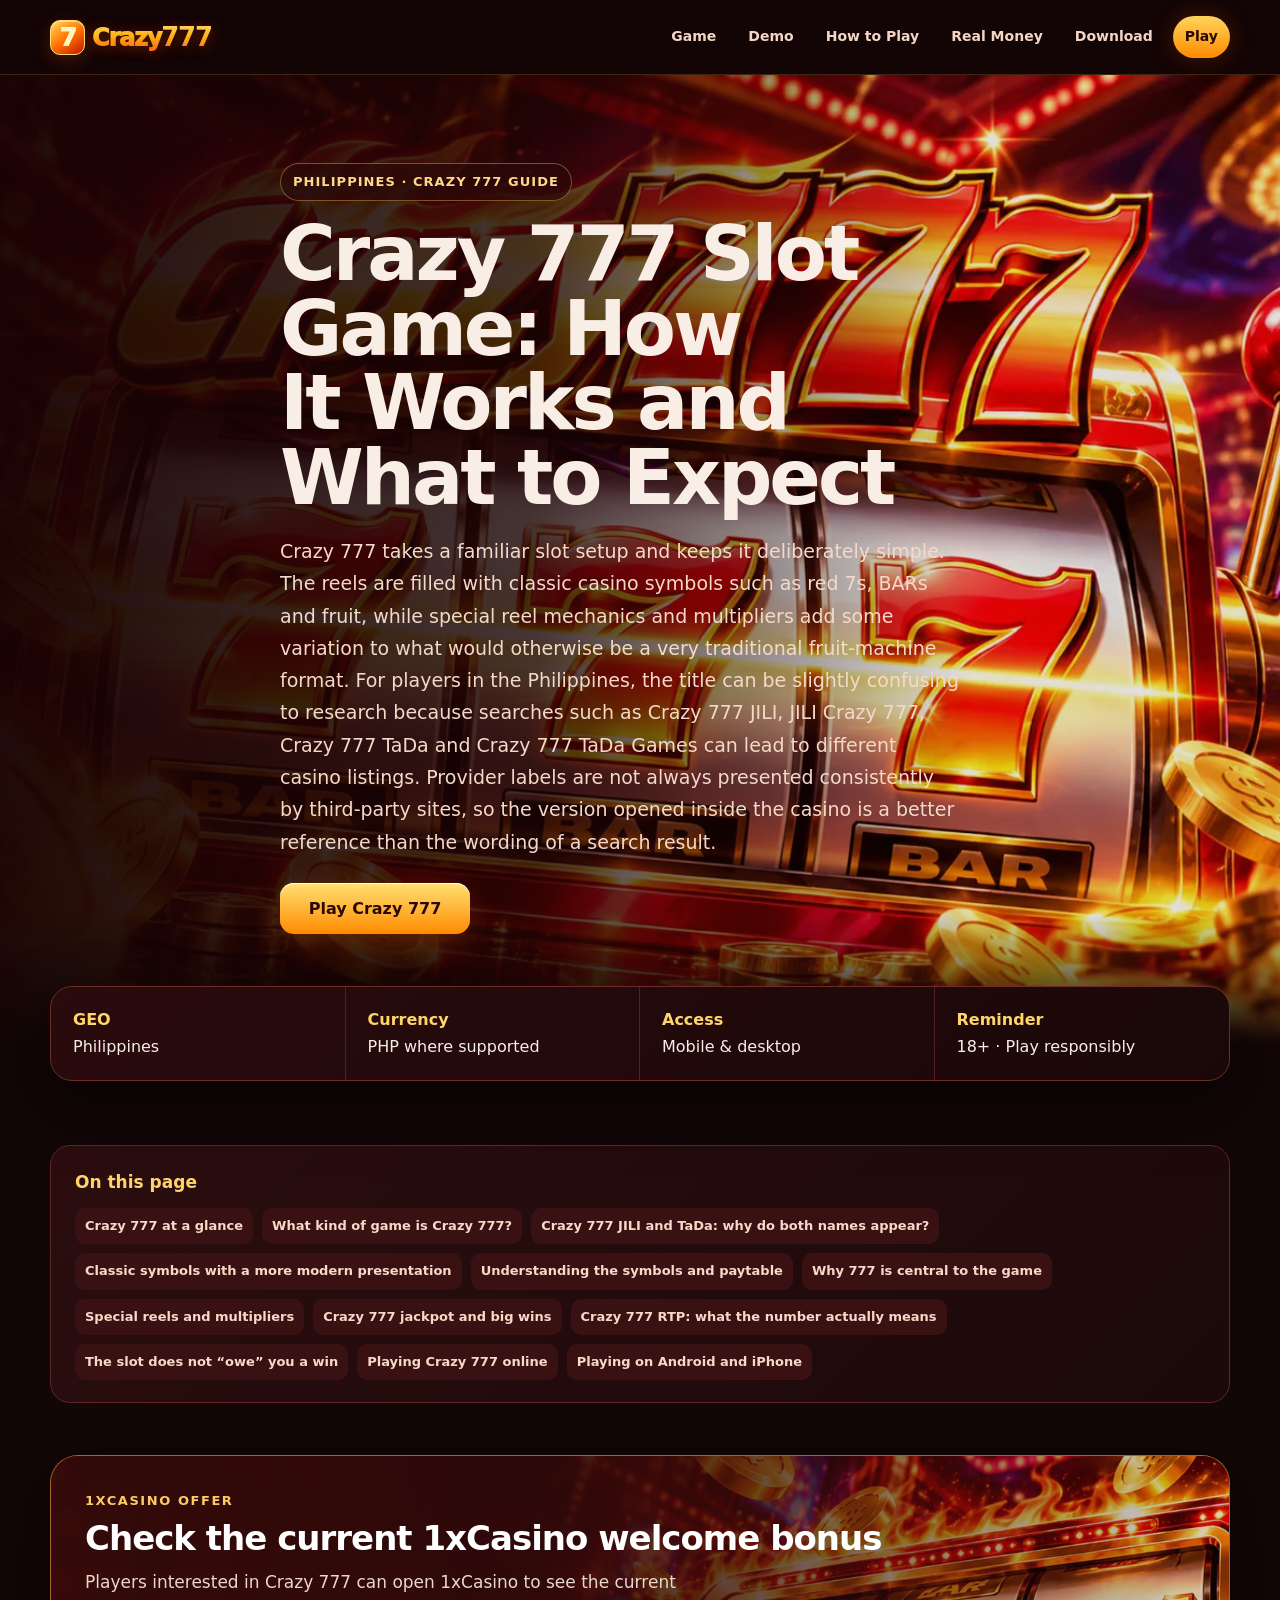
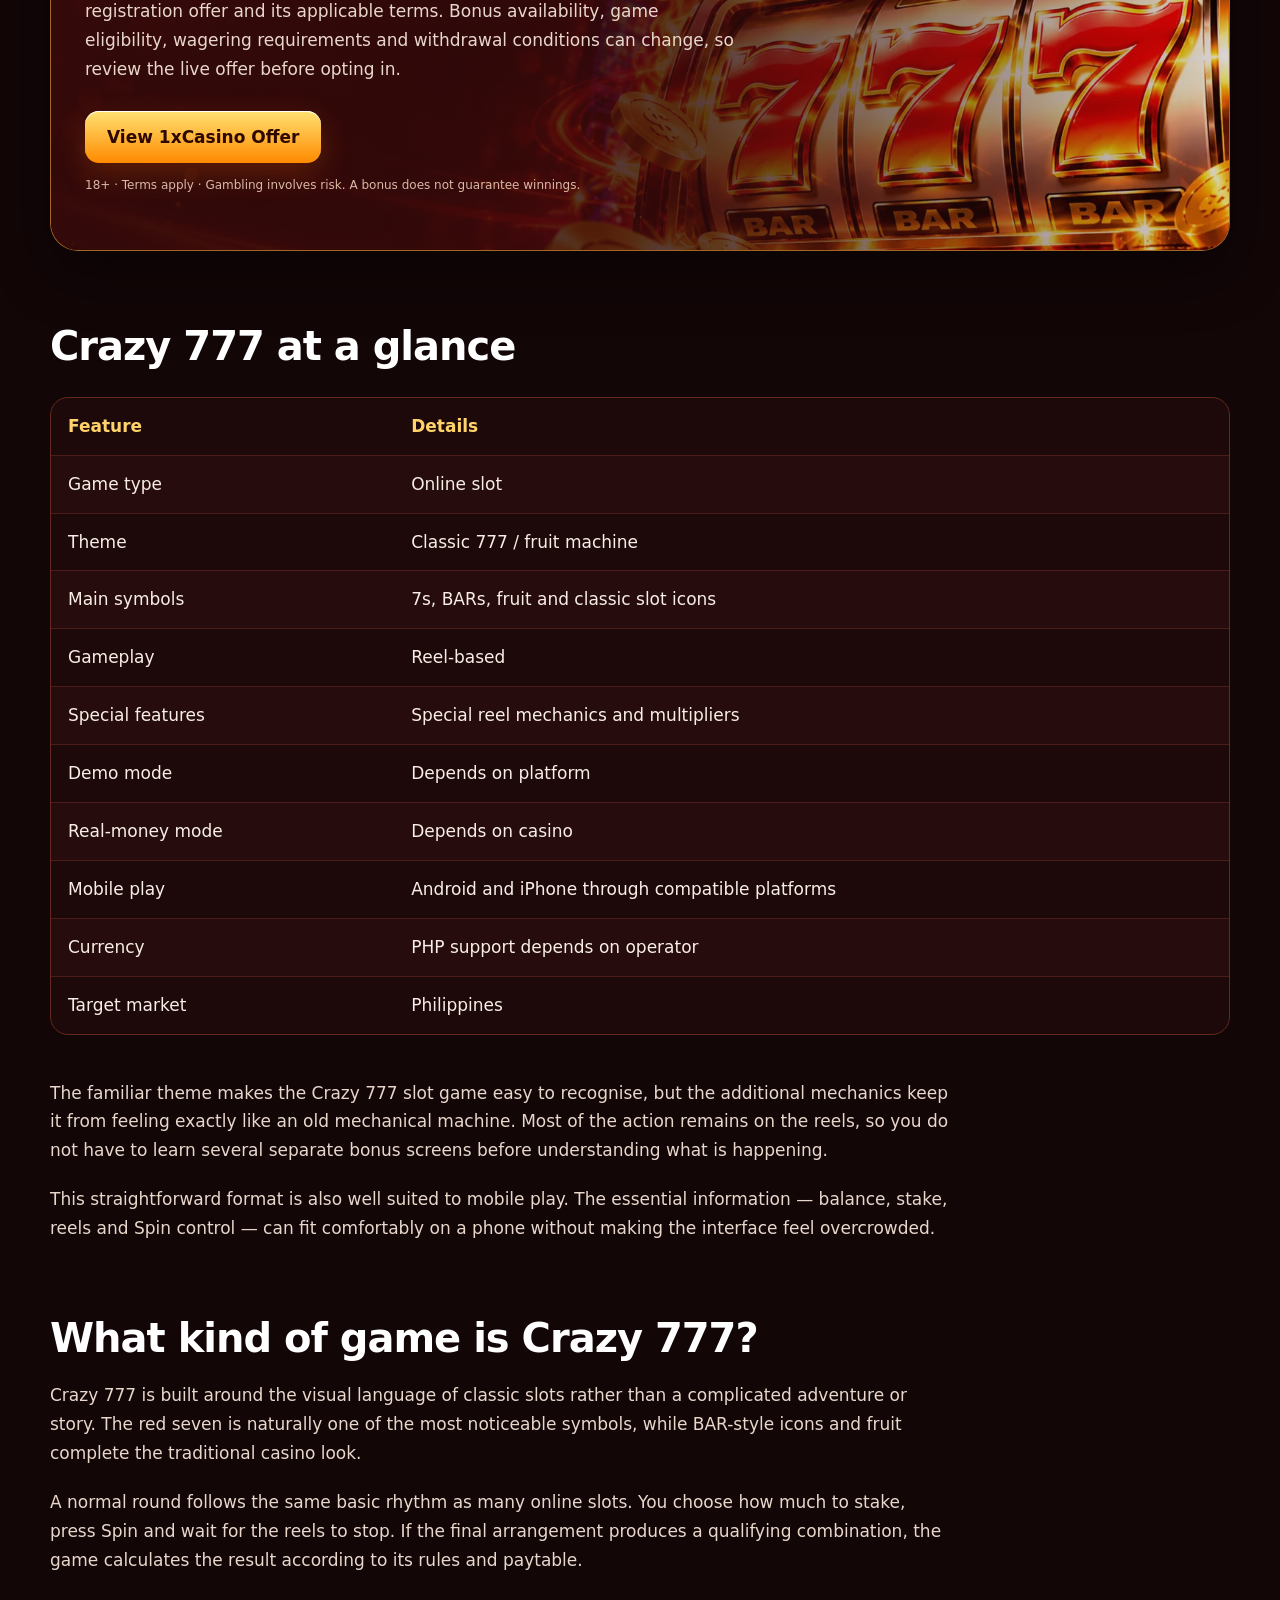
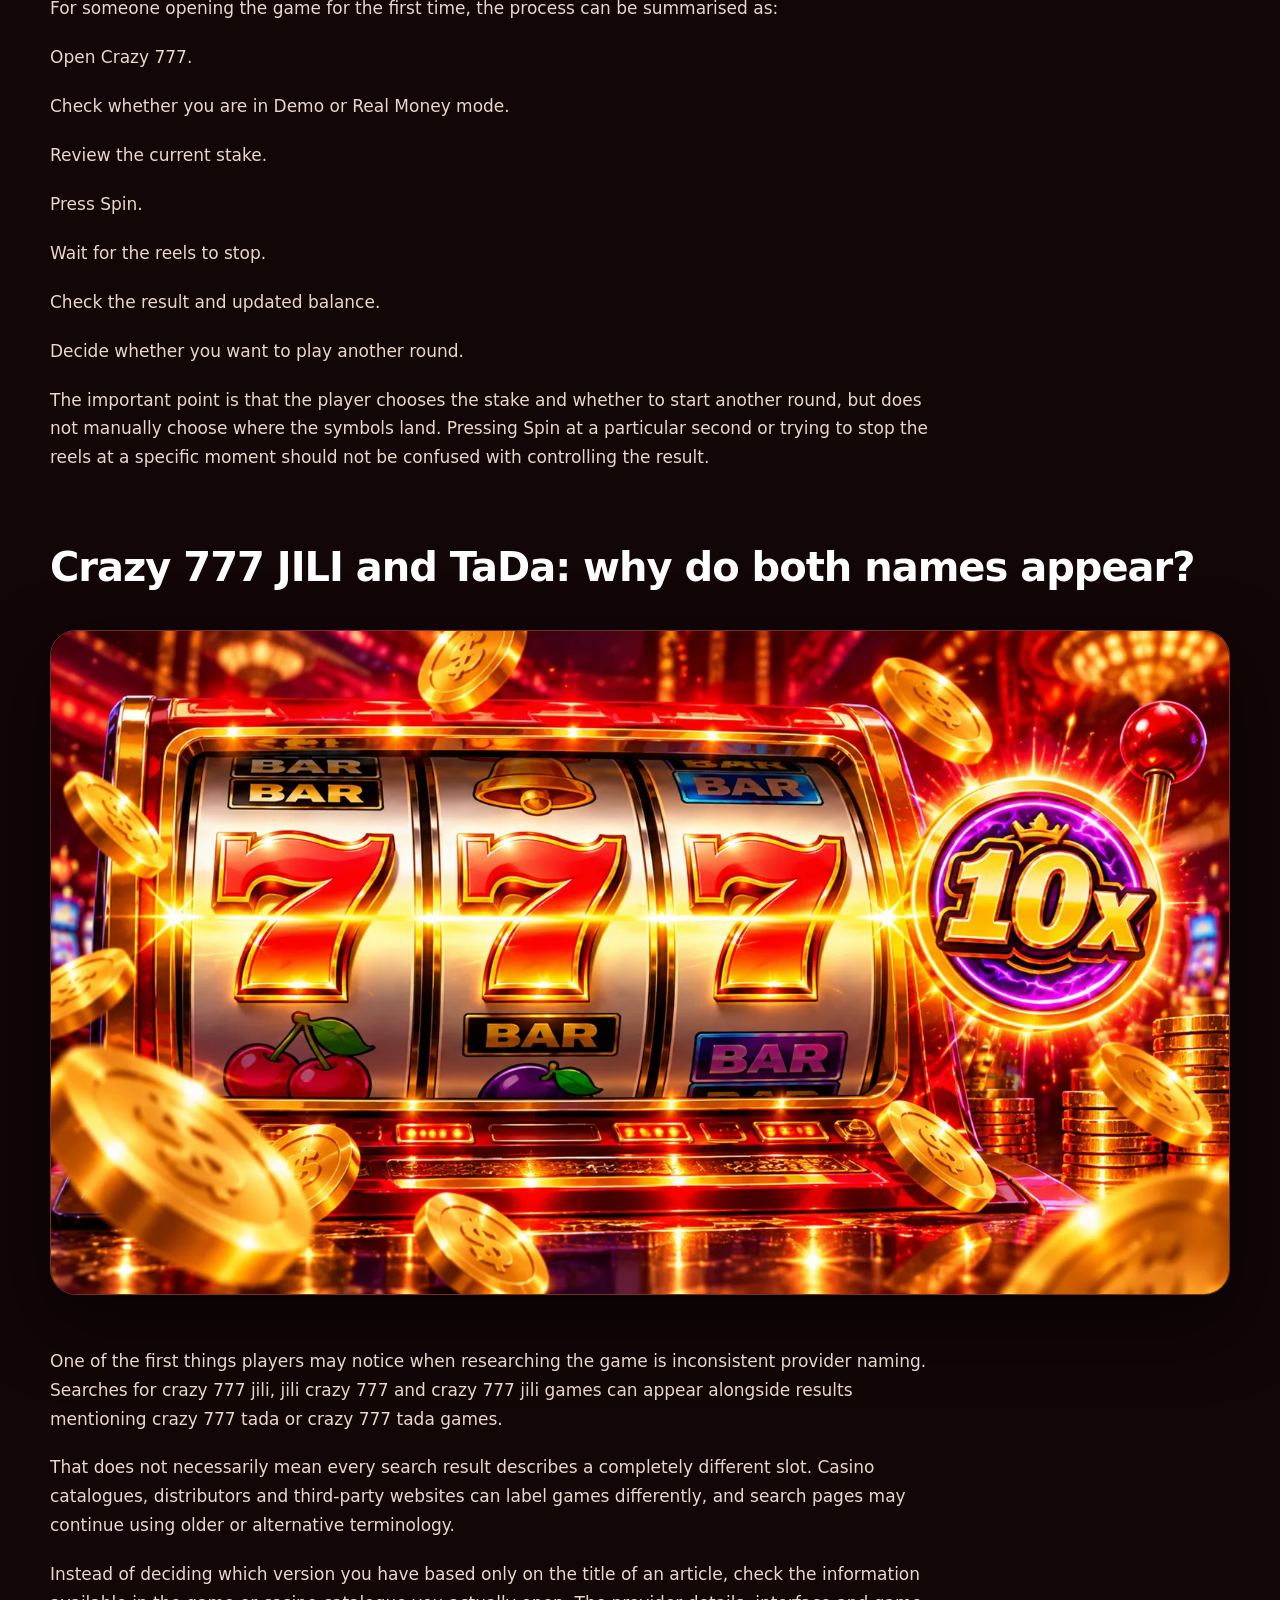
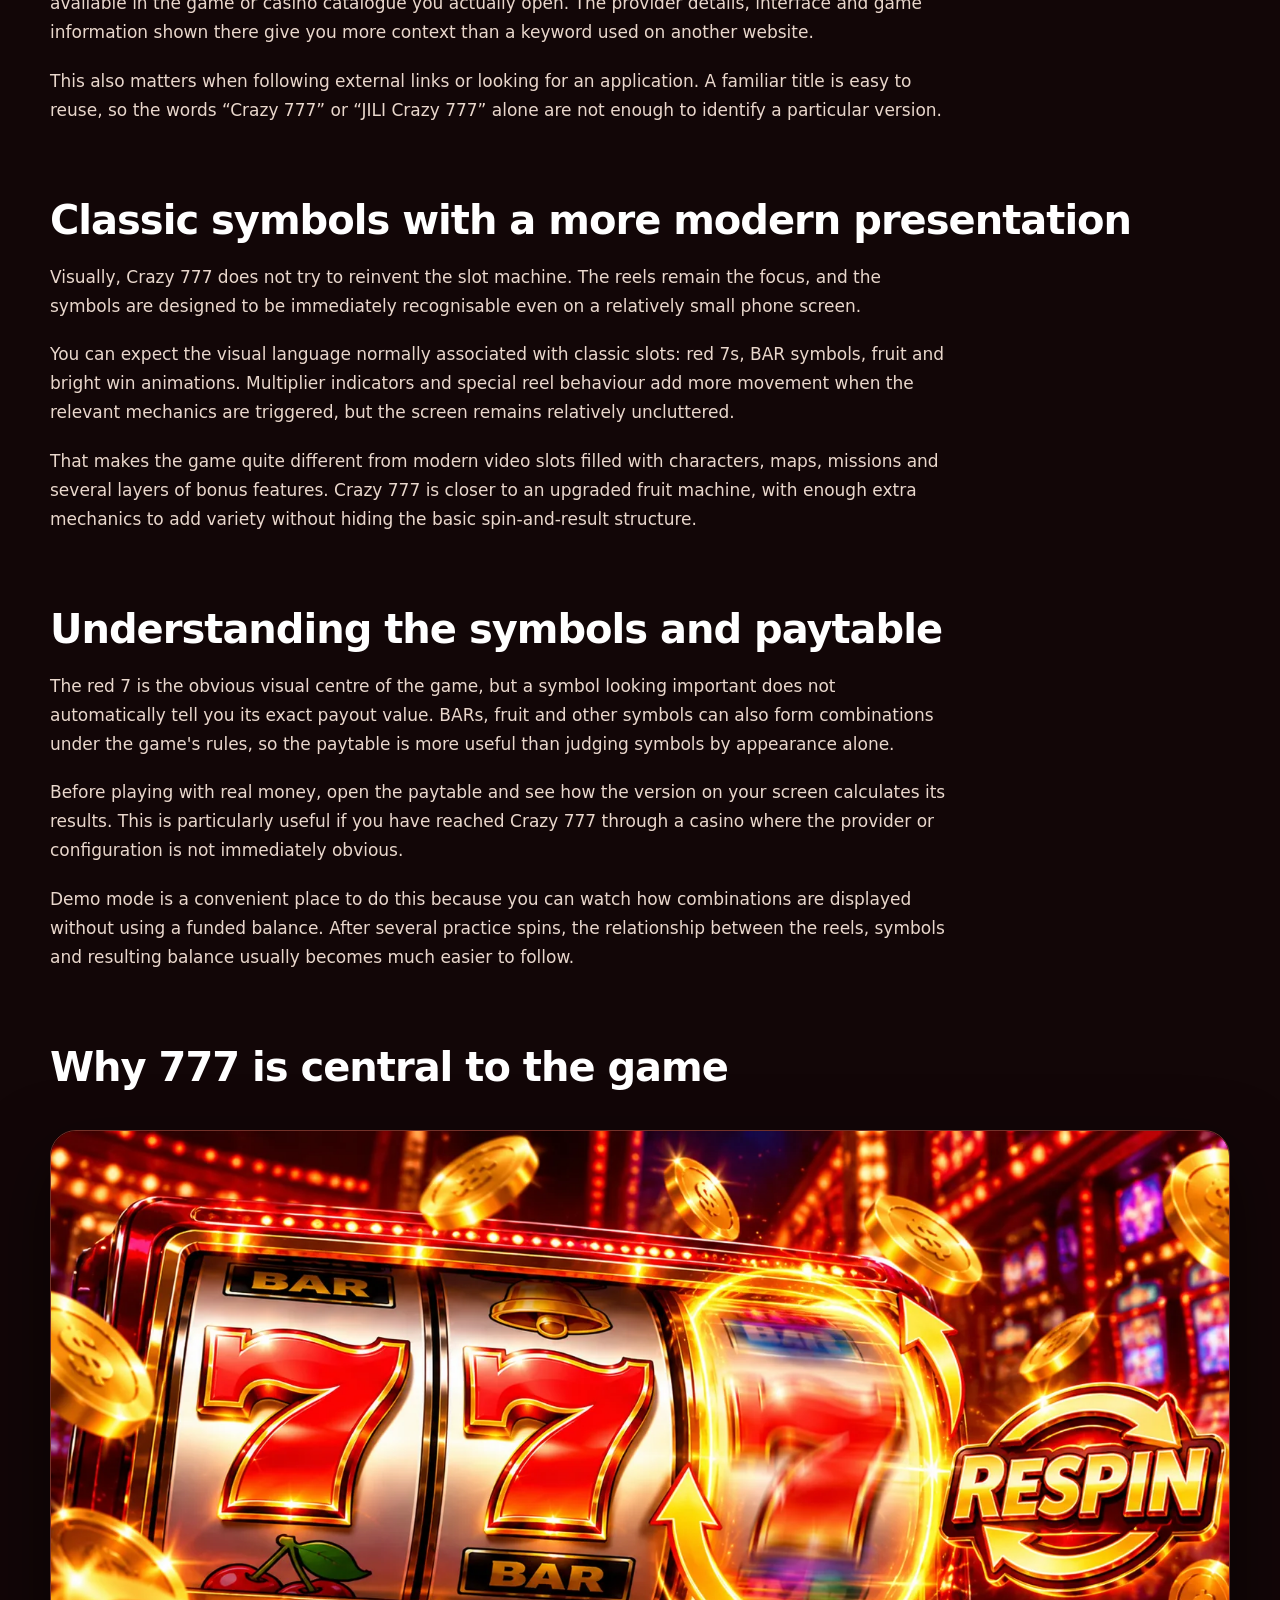
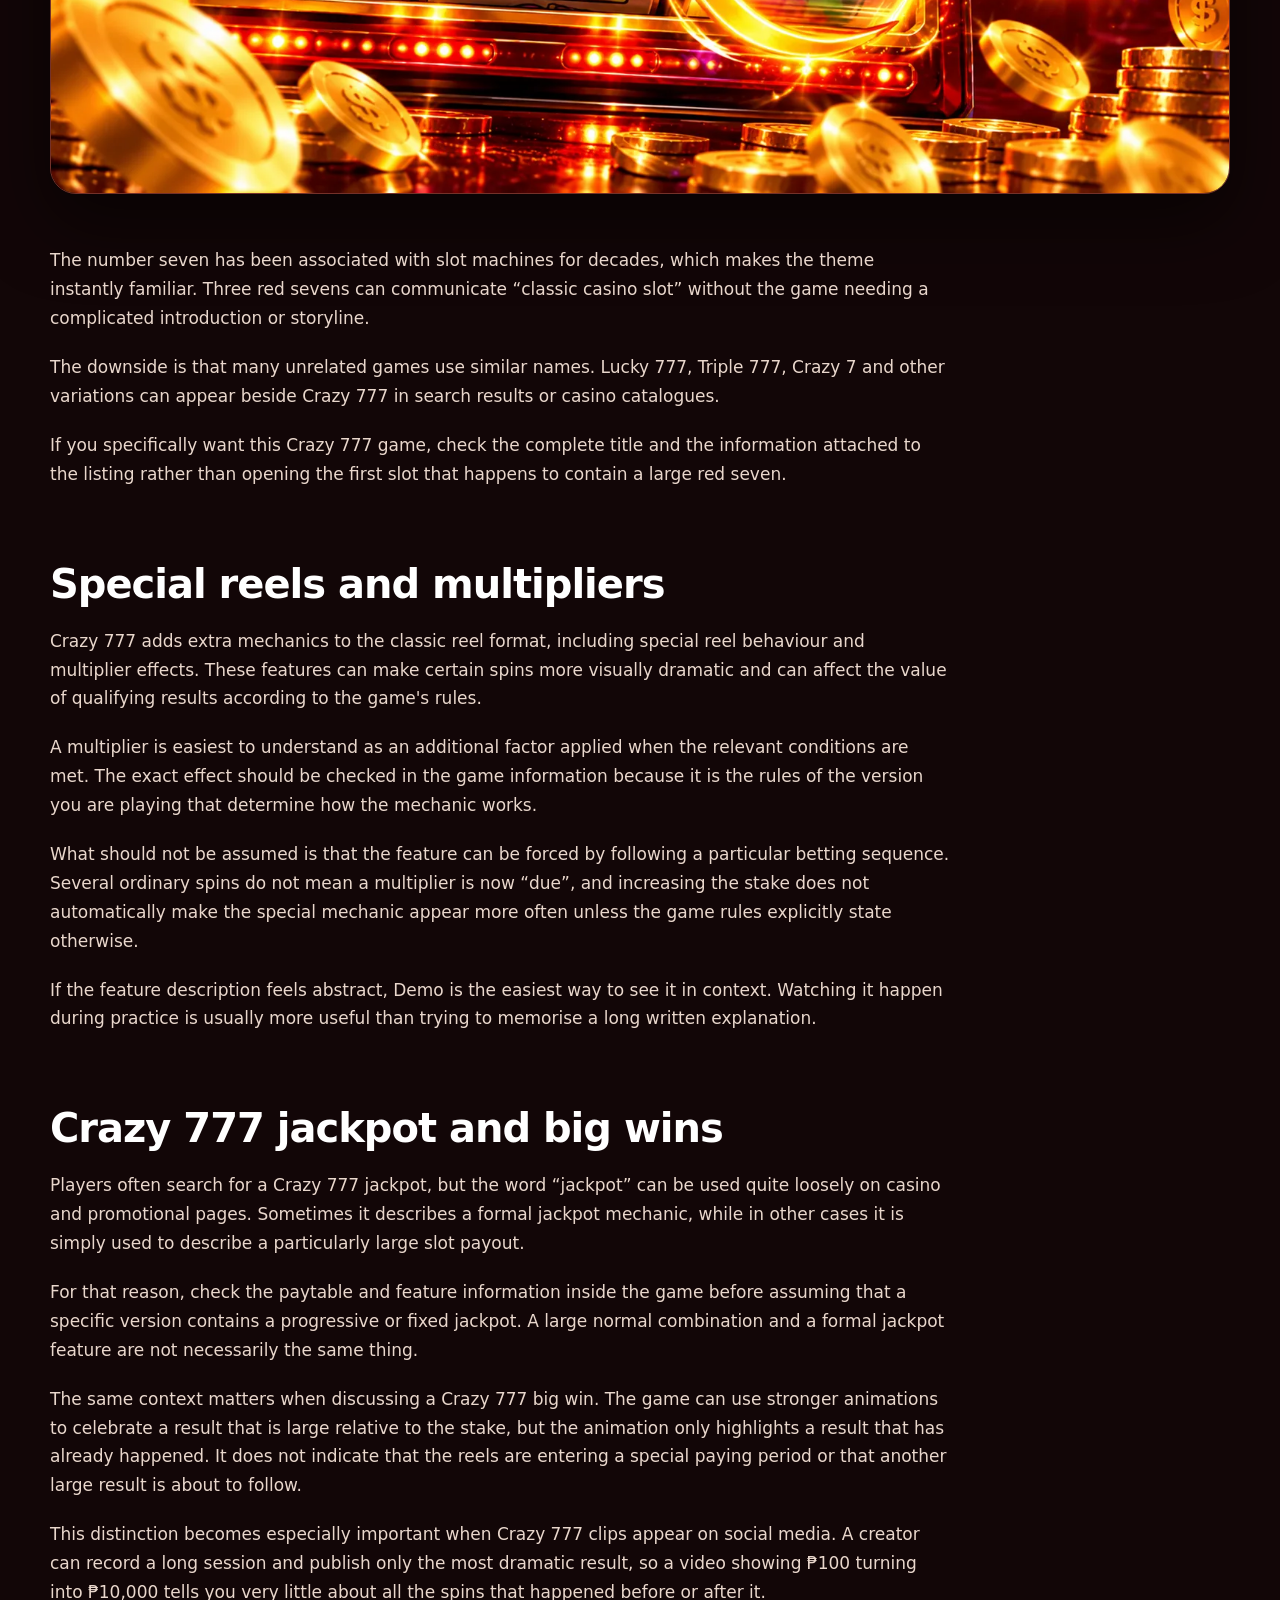
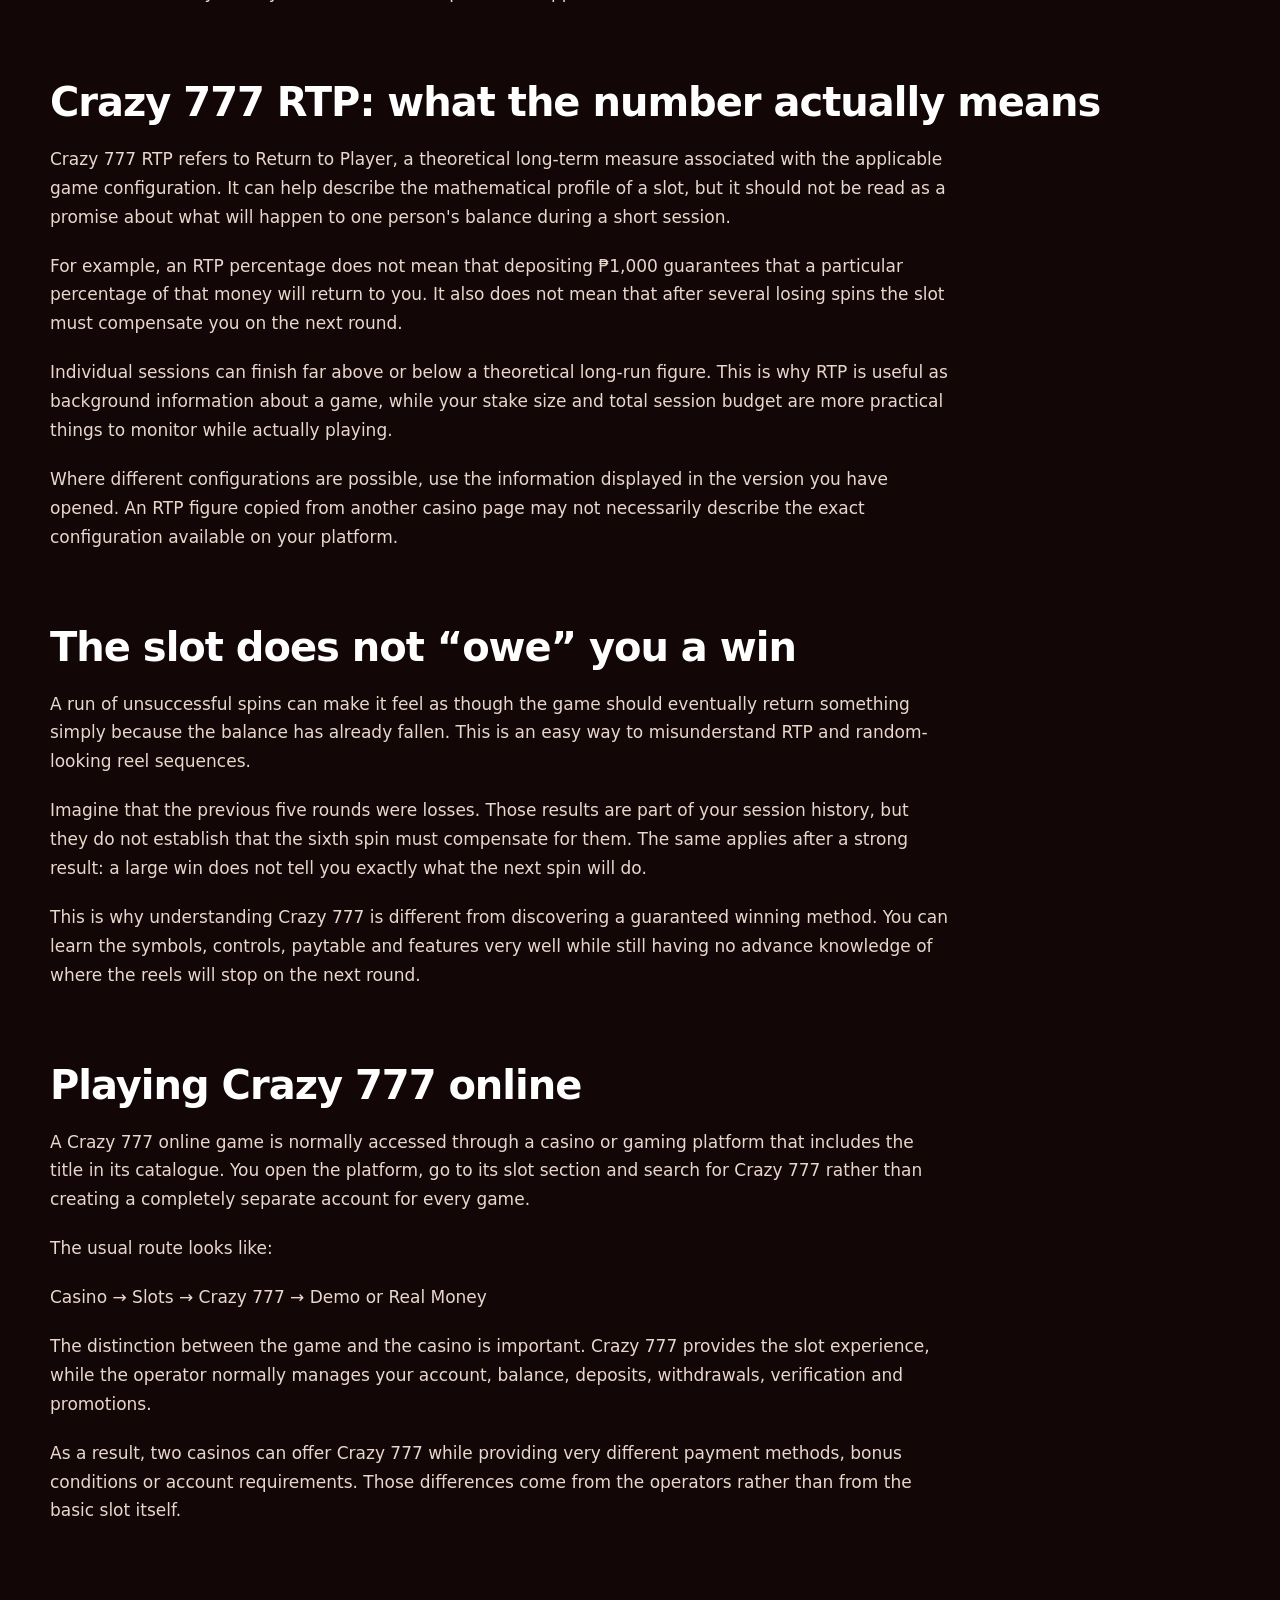
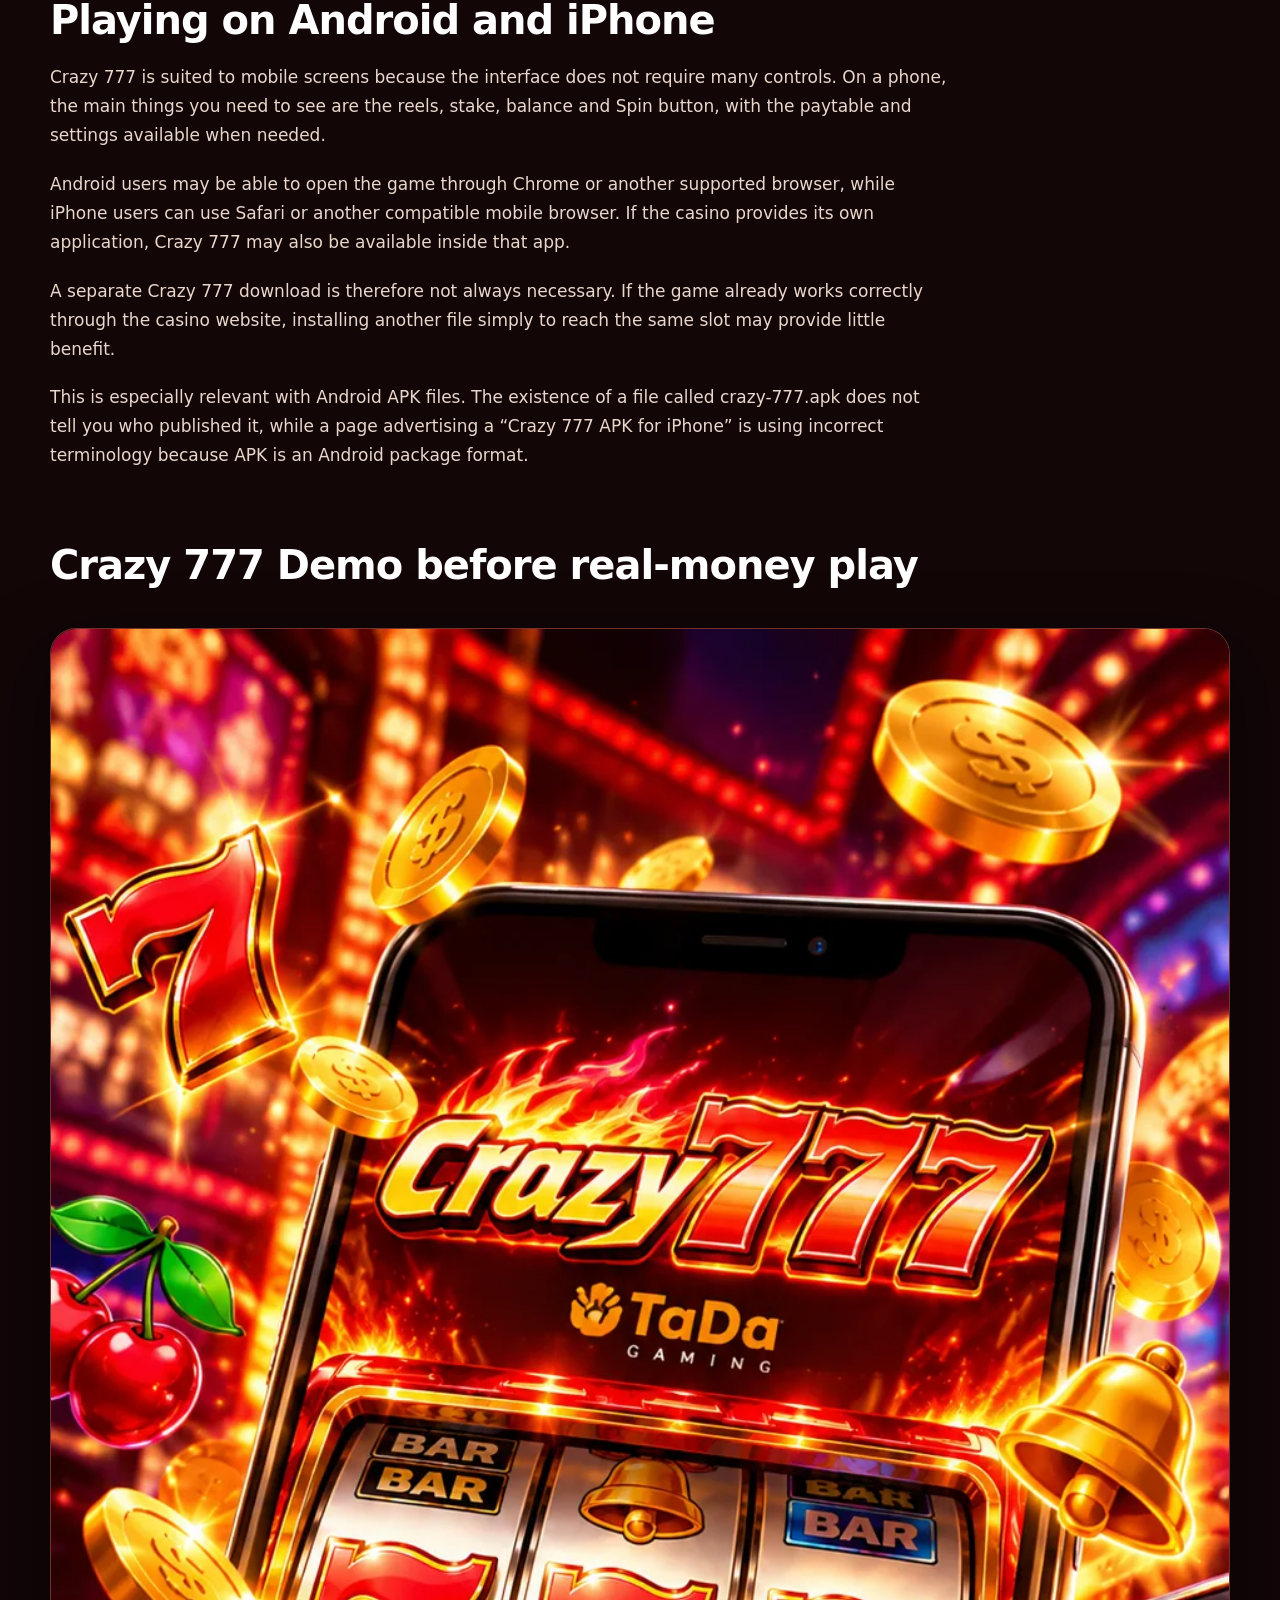
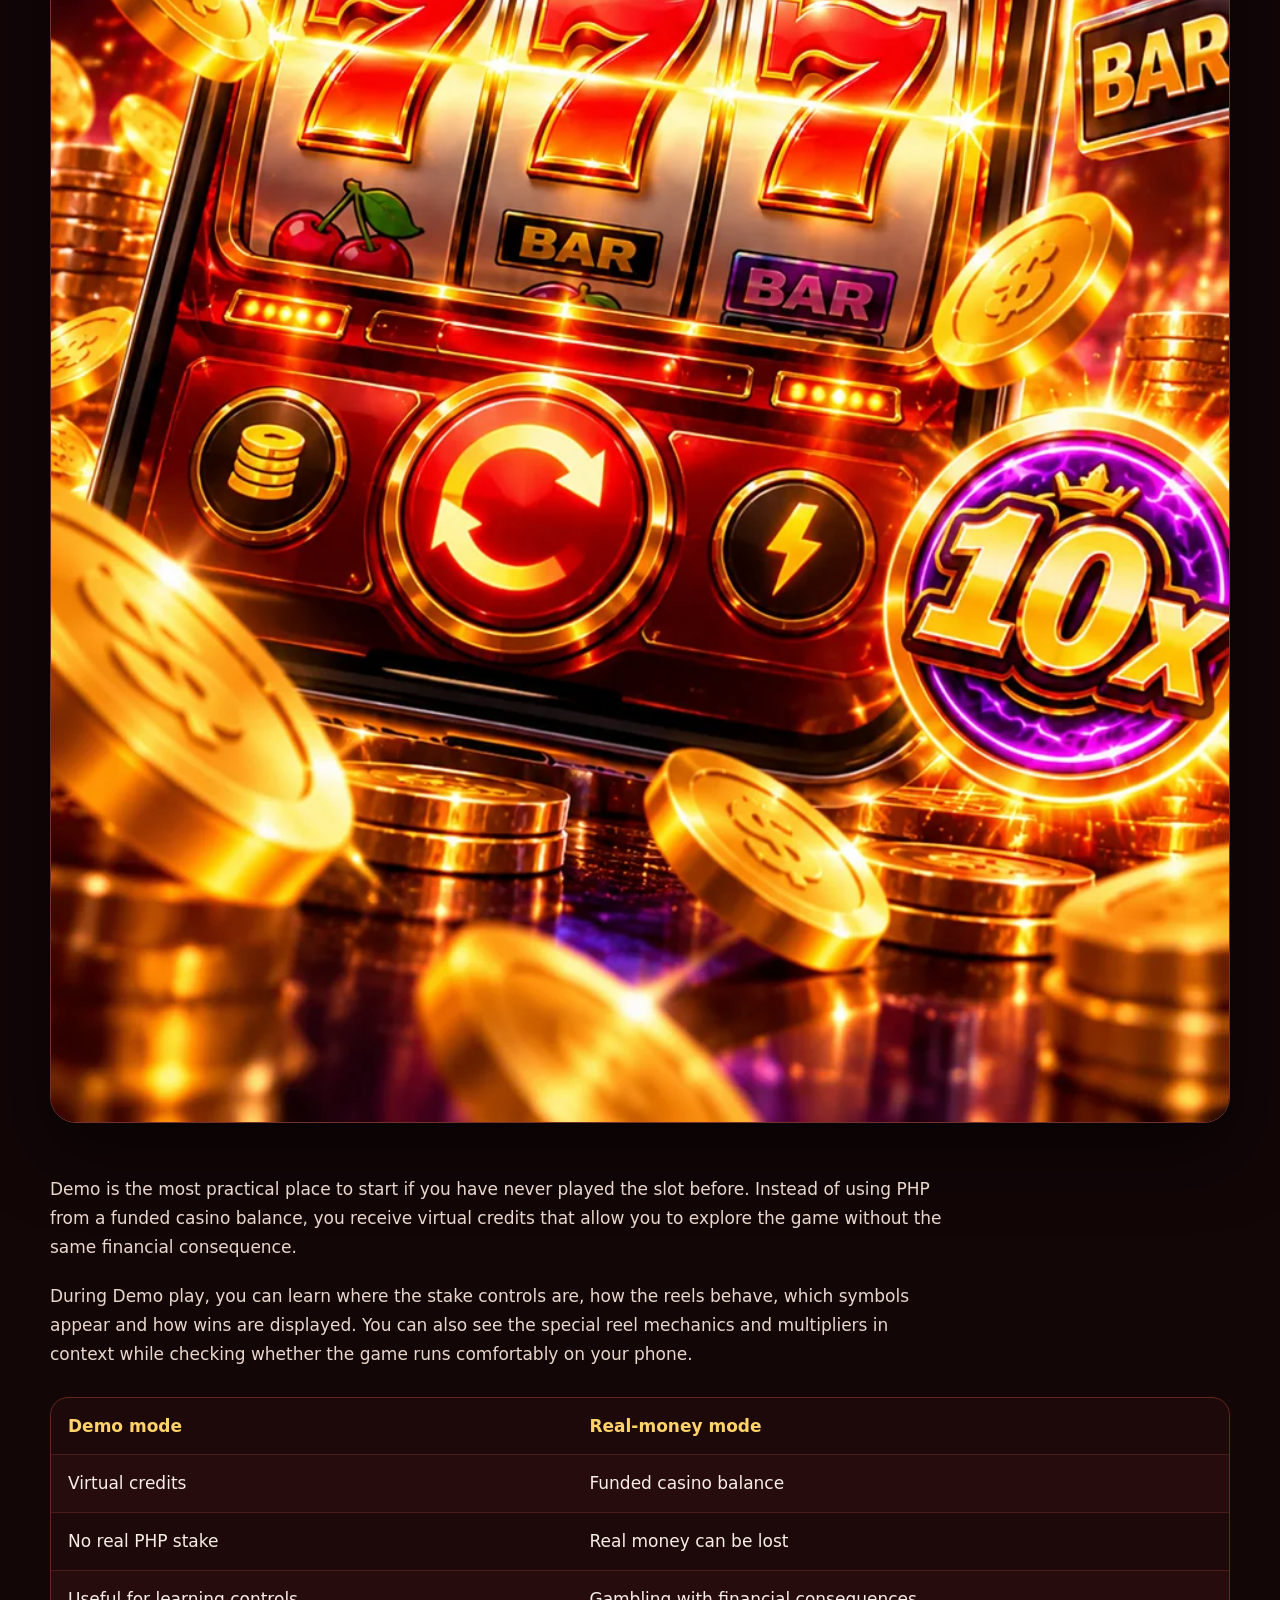
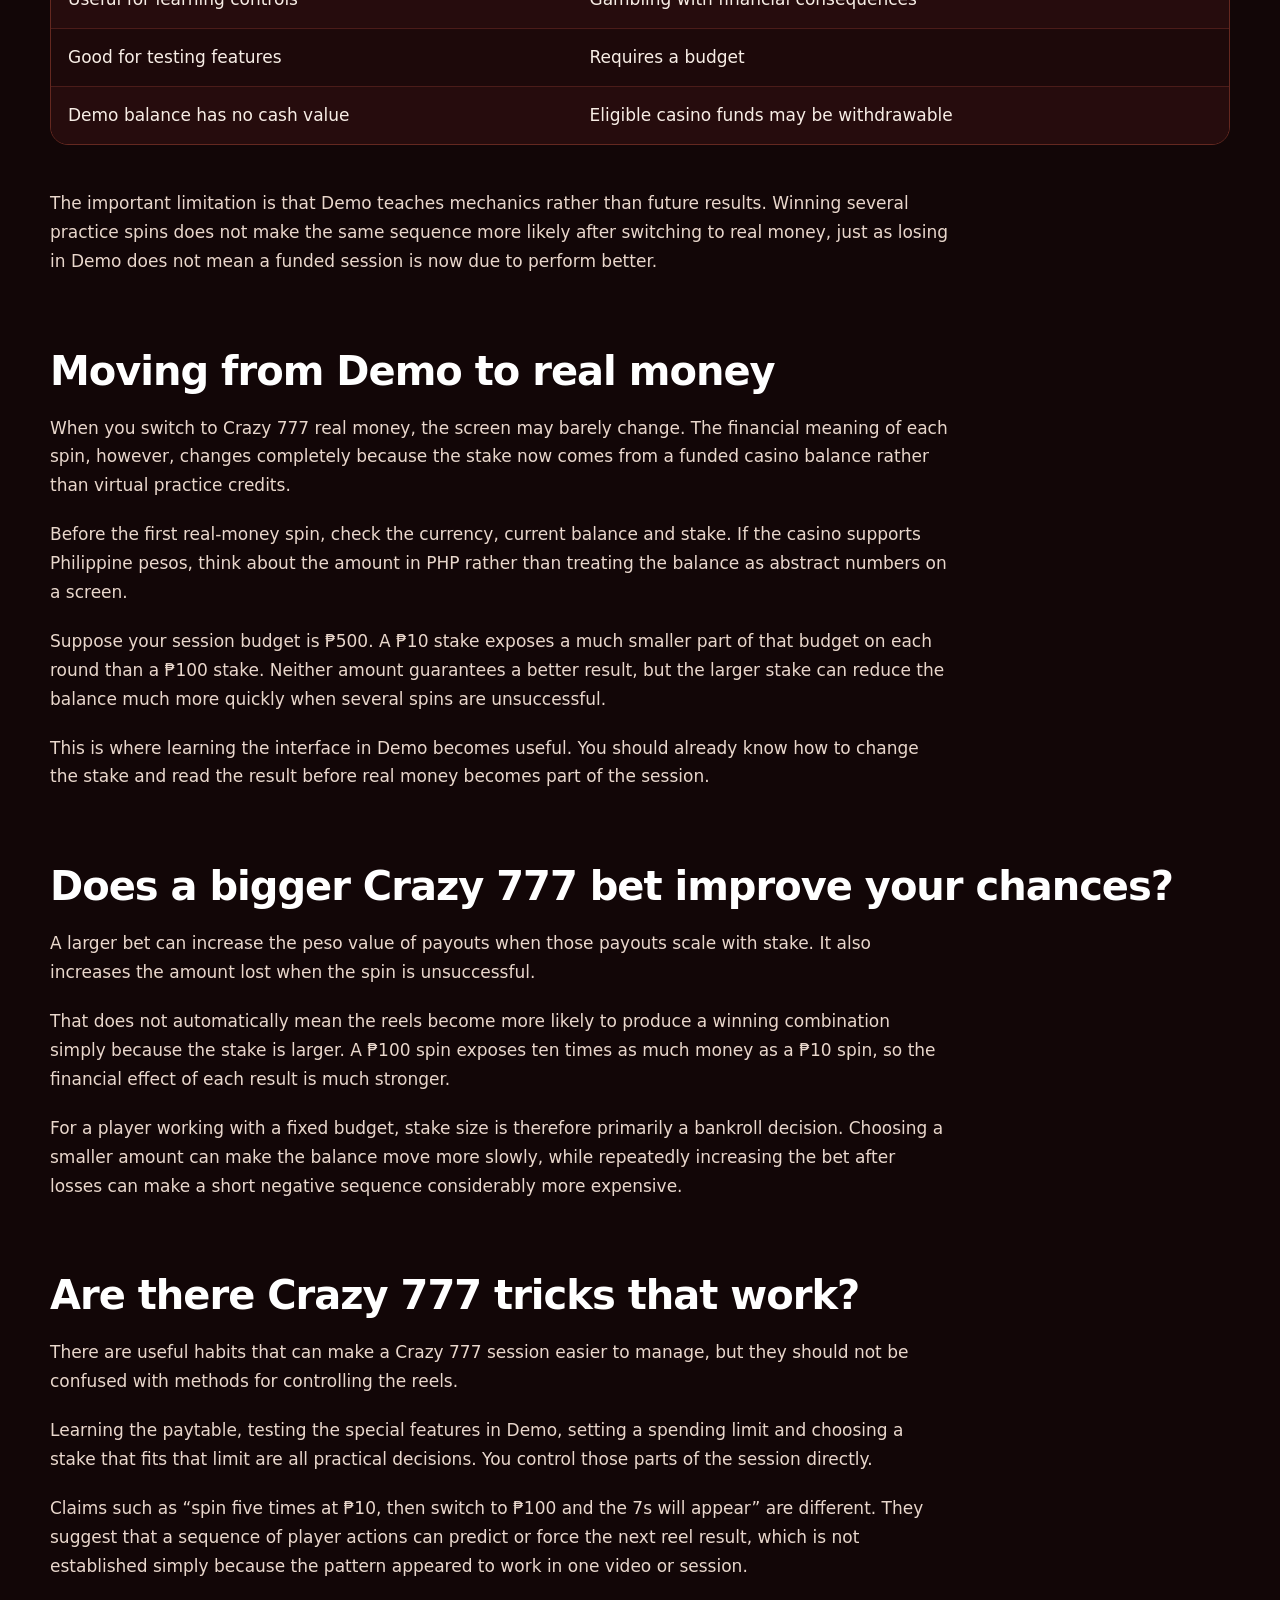
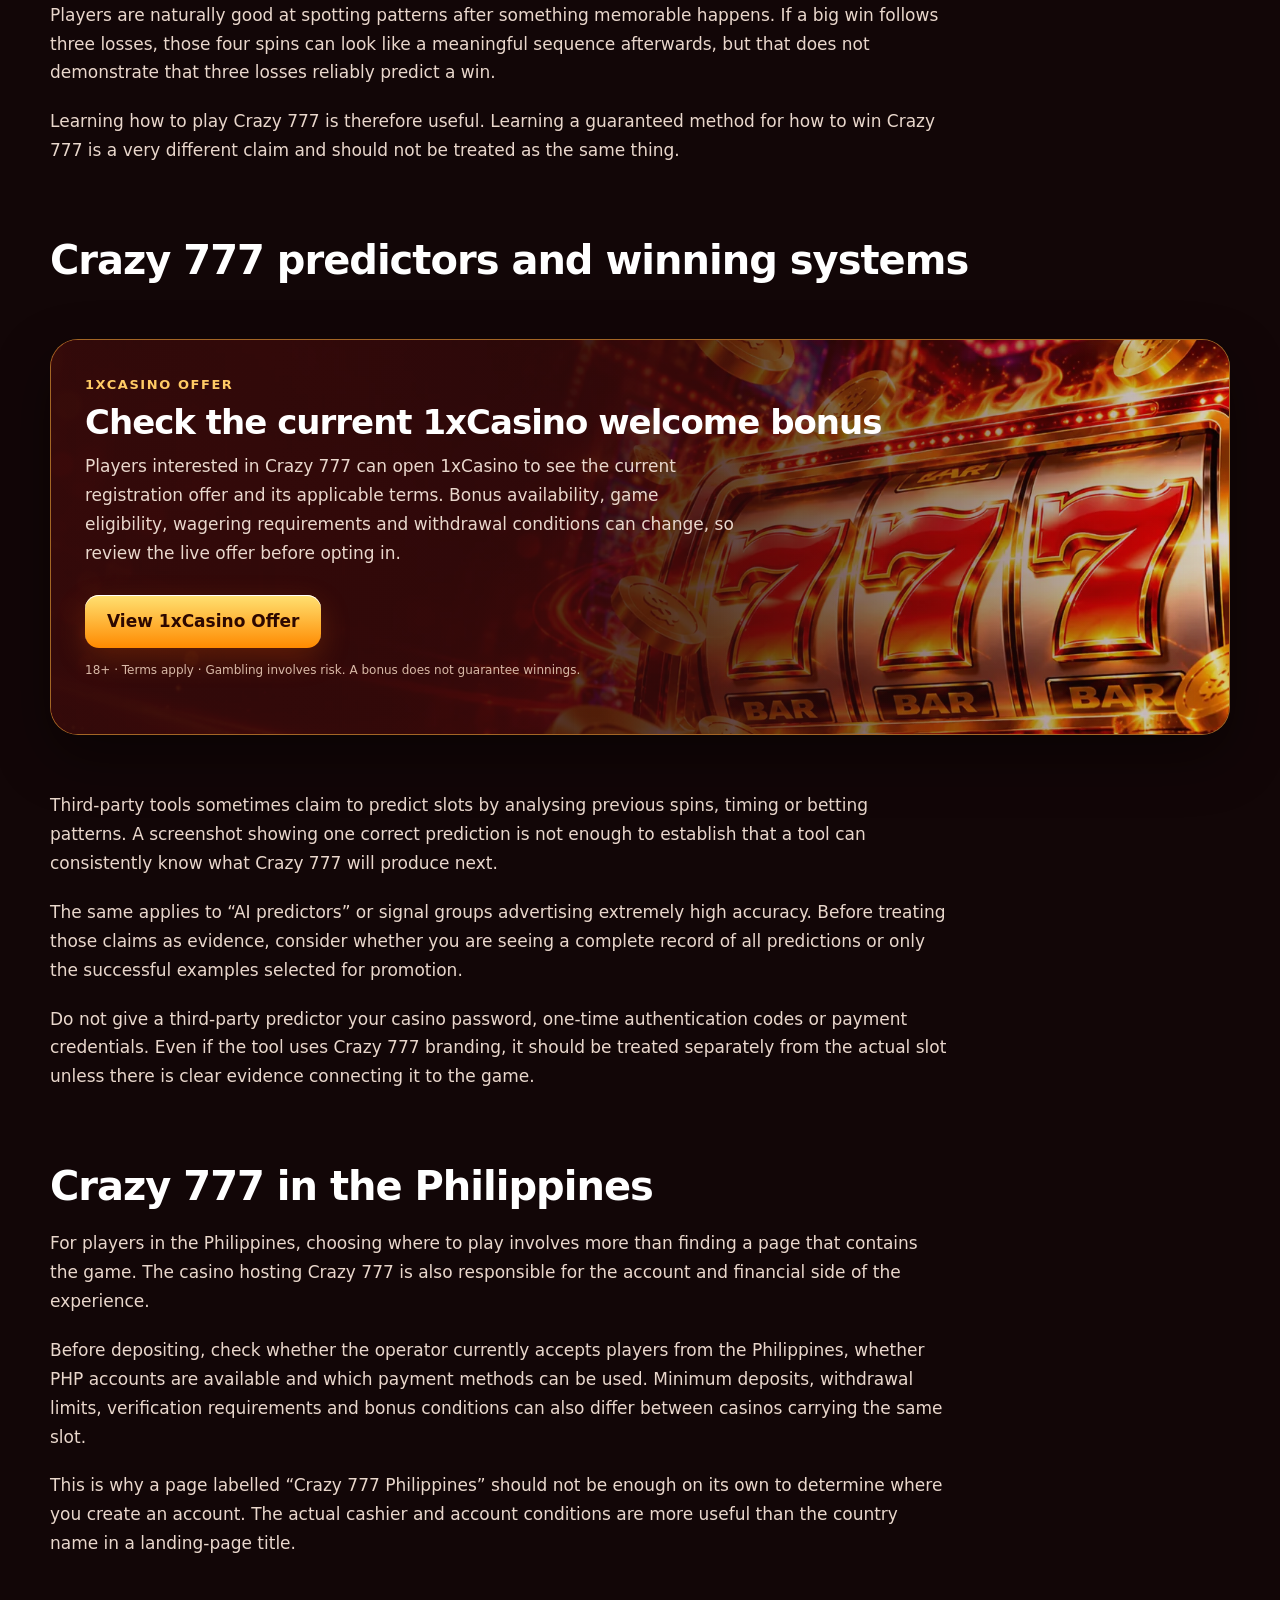
<file: index.html>
<!doctype html><html lang="en-PH"><head><meta charset="utf-8"><meta name="viewport" content="width=device-width,initial-scale=1"><title>Crazy 777 Slot: JILI/TaDa Game Review for Philippines</title><meta name="description" content="Explore Crazy 777 slot in the Philippines. See how the game works, its symbols, features, RTP, multipliers and options for playing Crazy 777 online."><meta name="robots" content="index,follow"><link rel="canonical" href="https://theredlightph.com/"><meta name="google-site-verification" content="9KcBztLnrq-bq9x8eg5gqF-JtW9DkqV1aY1myWnVCpM" /><meta property="og:type" content="article"><meta property="og:title" content="Crazy 777 Slot: JILI/TaDa Game Review for Philippines"><meta property="og:description" content="Explore Crazy 777 slot in the Philippines. See how the game works, its symbols, features, RTP, multipliers and options for playing Crazy 777 online."><meta property="og:url" content="https://theredlightph.com/"><meta property="og:image" content="https://theredlightph.com/assets/img/hero.webp"><meta name="twitter:card" content="summary_large_image"><meta name="twitter:title" content="Crazy 777 Slot: JILI/TaDa Game Review for Philippines"><meta name="twitter:description" content="Explore Crazy 777 slot in the Philippines. See how the game works, its symbols, features, RTP, multipliers and options for playing Crazy 777 online."><link rel="icon" href="/favicon.ico"><link rel="stylesheet" href="/assets/css/style.css"><script type="application/ld+json">{"@context": "https://schema.org", "@graph": [{"@type": "WebSite", "name": "Crazy 777 PH", "url": "https://theredlightph.com/"}, {"@type": "Article", "headline": "Crazy 777 Slot Game: How It Works and What to Expect", "description": "Explore Crazy 777 slot in the Philippines. See how the game works, its symbols, features, RTP, multipliers and options for playing Crazy 777 online.", "inLanguage": "en-PH", "mainEntityOfPage": "https://theredlightph.com/"}, {"@type": "FAQPage", "mainEntity": [{"@type": "Question", "name": "What is Crazy 777?", "acceptedAnswer": {"@type": "Answer", "text": "Crazy 777 is an online slot built around classic 777, BAR and fruit-machine imagery. The game combines straightforward reel-based play with additional mechanics such as special reel behaviour and multipliers."}}, {"@type": "Question", "name": "Is Crazy 777 a slot game?", "acceptedAnswer": {"@type": "Answer", "text": "Yes. Crazy 777 slot gameplay centres on choosing a stake, spinning the reels and receiving the result calculated under the game's rules."}}, {"@type": "Question", "name": "Is Crazy 777 JILI?", "acceptedAnswer": {"@type": "Answer", "text": "Searches and casino listings frequently associate the game with terms such as Crazy 777 JILI and JILI Crazy 777, while TaDa-related naming also appears. Check the provider information shown in the actual version you open rather than relying only on search-result wording."}}, {"@type": "Question", "name": "What is JILI Crazy 777?", "acceptedAnswer": {"@type": "Answer", "text": "JILI Crazy 777 is a common search phrase used around Crazy 777 listings. Because third-party catalogue naming can vary, use the information inside the actual game to identify the version available on your platform."}}, {"@type": "Question", "name": "Is Crazy 777 from TaDa Games?", "acceptedAnswer": {"@type": "Answer", "text": "TaDa-related naming also appears around the title. The safest approach is to check the provider details shown by the casino or game rather than assuming every external listing uses the same naming convention."}}, {"@type": "Question", "name": "Can I play Crazy 777 online?", "acceptedAnswer": {"@type": "Answer", "text": "Yes, where a compatible casino or Demo platform carries the game. A separate Crazy 777 account is not normally required because access comes through the casino."}}, {"@type": "Question", "name": "Can I try Crazy 777 for free?", "acceptedAnswer": {"@type": "Answer", "text": "Where Demo is available, you can use virtual credits to learn the controls, symbols and features without staking real PHP. Demo balances do not have cash value."}}, {"@type": "Question", "name": "Does Crazy 777 Demo help me learn the game?", "acceptedAnswer": {"@type": "Answer", "text": "Yes. Demo can teach you how to change the stake, read the reels and understand the features, but it cannot tell you what a future real-money spin will produce."}}, {"@type": "Question", "name": "What is Crazy 777 RTP?", "acceptedAnswer": {"@type": "Answer", "text": "RTP is a theoretical long-run Return to Player measure associated with the applicable game configuration. It should not be treated as a guaranteed return for your individual session."}}, {"@type": "Question", "name": "Does Crazy 777 RTP mean the game eventually owes me money?", "acceptedAnswer": {"@type": "Answer", "text": "No. Several losing spins do not mean the next round must compensate you, and the theoretical RTP percentage is not a personal refund calculation."}}, {"@type": "Question", "name": "Does Crazy 777 have a jackpot?", "acceptedAnswer": {"@type": "Answer", "text": "Check the paytable and feature information in the version you are playing. A large payout and a formal jackpot mechanic are not automatically the same thing."}}, {"@type": "Question", "name": "What is a Crazy 777 big win?", "acceptedAnswer": {"@type": "Answer", "text": "The phrase generally describes a result that is large relative to the stake and may trigger a stronger celebration on screen. It does not predict what the next spin will do."}}, {"@type": "Question", "name": "How do I play Crazy 777?", "acceptedAnswer": {"@type": "Answer", "text": "Open the game, choose Demo or real-money mode, check your stake and press Spin. Once the reels stop, the result is calculated automatically according to the game's rules."}}, {"@type": "Question", "name": "Can I predict Crazy 777?", "acceptedAnswer": {"@type": "Answer", "text": "Previous spins do not provide a reliable way to know exactly which symbols will appear on the next round. Patterns that look obvious afterwards should not automatically be treated as predictive rules."}}, {"@type": "Question", "name": "Are there Crazy 777 tricks?", "acceptedAnswer": {"@type": "Answer", "text": "Useful habits include learning the paytable, testing the game in Demo and setting a budget before playing. A betting pattern or timing trick should not be presented as a guaranteed method for controlling future reel results."}}, {"@type": "Question", "name": "Does a higher bet improve my chance of winning?", "acceptedAnswer": {"@type": "Answer", "text": "A higher stake increases the amount of money exposed and can increase the monetary value of payouts that scale with stake. It should not automatically be treated as making a winning combination more likely."}}, {"@type": "Question", "name": "Can I play Crazy 777 in the Philippines?", "acceptedAnswer": {"@type": "Answer", "text": "Check whether the particular casino offering the game currently accepts players from the Philippines. Account availability depends on the operator."}}, {"@type": "Question", "name": "Can I play Crazy 777 in PHP?", "acceptedAnswer": {"@type": "Answer", "text": "Philippine peso support depends on the casino. Check the available account currencies before depositing."}}, {"@type": "Question", "name": "Can I use GCash for Crazy 777?", "acceptedAnswer": {"@type": "Answer", "text": "If the casino currently supports GCash, you may be able to use it through the operator's cashier. The payment method belongs to the casino account rather than to Crazy 777 itself."}}, {"@type": "Question", "name": "Can I use Maya?", "acceptedAnswer": {"@type": "Answer", "text": "The same principle applies to Maya. Check the casino's current deposit and withdrawal options because availability can differ between operators."}}, {"@type": "Question", "name": "Do I need to download Crazy 777?", "acceptedAnswer": {"@type": "Answer", "text": "Not necessarily. Many online slots can be played directly through a compatible casino website on mobile or desktop."}}, {"@type": "Question", "name": "Can I play Crazy 777 on Android?", "acceptedAnswer": {"@type": "Answer", "text": "Yes, where the operator provides compatible mobile access. Browser play may remove the need to install a separate APK."}}, {"@type": "Question", "name": "Can I play Crazy 777 on iPhone?", "acceptedAnswer": {"@type": "Answer", "text": "Yes, through compatible casino platforms. An Android APK is not required for iPhone browser play."}}, {"@type": "Question", "name": "Is there a Crazy 777 APK?", "acceptedAnswer": {"@type": "Answer", "text": "Third-party APK listings may exist, but the filename alone does not establish who published the application. Check the source before installing any Android file."}}, {"@type": "Question", "name": "Is Crazy 777 a skill game?", "acceptedAnswer": {"@type": "Answer", "text": "The player controls decisions such as stake size, session budget and when to stop, but does not manually choose which symbols land on the reels."}}, {"@type": "Question", "name": "Is Crazy 777 real money?", "acceptedAnswer": {"@type": "Answer", "text": "It can be played with a funded casino balance where the operator offers real-money access. Demo mode uses virtual credits instead."}}, {"@type": "Question", "name": "Where do I log in to Crazy 777?", "acceptedAnswer": {"@type": "Answer", "text": "Log in through the casino where your account was created, then open Crazy 777 from its game catalogue. There is no reason to expect one universal login shared by every operator."}}, {"@type": "Question", "name": "Does Crazy 777 guarantee profit?", "acceptedAnswer": {"@type": "Answer", "text": "No. A real-money slot can produce both winning and losing results and should not be treated as a guaranteed source of income."}}]}]}</script></head><body><header class="site-header"><div class="wrap head"><a class="brand logo-brand" href="/" aria-label="Crazy 777 PH home"><span class="mark7">7</span><span class="brandword">Crazy<strong>777</strong></span></a><button class="burger" aria-label="Open menu">☰</button><nav class="nav"><a href="/">Game</a><a href="/crazy-777-demo/">Demo</a><a href="/how-to-play-crazy-777/">How to Play</a><a href="/crazy-777-real-money/">Real Money</a><a href="/crazy-777-download/">Download</a><a class="play-top" href="/play/">Play</a></nav></div></header><section class="hero"><div class="wrap hero-in"><span class="eyebrow">Philippines · Crazy 777 Guide</span><h1>Crazy 777 Slot Game: How It Works and What to Expect</h1><p>Crazy 777 takes a familiar slot setup and keeps it deliberately simple. The reels are filled with classic casino symbols such as red 7s, BARs and fruit, while special reel mechanics and multipliers add some variation to what would otherwise be a very traditional fruit-machine format. For players in the Philippines, the title can be slightly confusing to research because searches such as Crazy 777 JILI, JILI Crazy 777, Crazy 777 TaDa and Crazy 777 TaDa Games can lead to different casino listings. Provider labels are not always presented consistently by third-party sites, so the version opened inside the casino is a better reference than the wording of a search result.</p><div class="hero-actions"><a class="btn btn-main" href="/play/" rel="nofollow sponsored">Play Crazy 777</a></div></div></section><div class="trustbar"><div class="wrap trustgrid"><div><b>GEO</b>Philippines</div><div><b>Currency</b>PHP where supported</div><div><b>Access</b>Mobile & desktop</div><div><b>Reminder</b>18+ · Play responsibly</div></div></div><main class="main"><article class="wrap content"><aside class="toc"><strong>On this page</strong><div class="toc-links"><a href="#crazy-777-at-a-glance">Crazy 777 at a glance</a><a href="#what-kind-of-game-is-crazy-777">What kind of game is Crazy 777?</a><a href="#crazy-777-jili-and-tada-why-do-both-names-appear">Crazy 777 JILI and TaDa: why do both names appear?</a><a href="#classic-symbols-with-a-more-modern-presentation">Classic symbols with a more modern presentation</a><a href="#understanding-the-symbols-and-paytable">Understanding the symbols and paytable</a><a href="#why-777-is-central-to-the-game">Why 777 is central to the game</a><a href="#special-reels-and-multipliers">Special reels and multipliers</a><a href="#crazy-777-jackpot-and-big-wins">Crazy 777 jackpot and big wins</a><a href="#crazy-777-rtp-what-the-number-actually-means">Crazy 777 RTP: what the number actually means</a><a href="#the-slot-does-not-owe-you-a-win">The slot does not “owe” you a win</a><a href="#playing-crazy-777-online">Playing Crazy 777 online</a><a href="#playing-on-android-and-iphone">Playing on Android and iPhone</a></div></aside><section class="bonus"><div class="bonus-kicker">1xCasino offer</div><h2>Check the current 1xCasino welcome bonus</h2><p>Players interested in Crazy 777 can open 1xCasino to see the current registration offer and its applicable terms. Bonus availability, game eligibility, wagering requirements and withdrawal conditions can change, so review the live offer before opting in.</p><a class="btn btn-main" href="/play/" rel="nofollow sponsored">View 1xCasino Offer</a><p class="bonus-note">18+ · Terms apply · Gambling involves risk. A bonus does not guarantee winnings.</p></section><h2 id="crazy-777-at-a-glance">Crazy 777 at a glance</h2><div class="table-wrap"><table><tr><th>Feature</th><th>Details</th></tr><tr><td>Game type</td><td>Online slot</td></tr><tr><td>Theme</td><td>Classic 777 / fruit machine</td></tr><tr><td>Main symbols</td><td>7s, BARs, fruit and classic slot icons</td></tr><tr><td>Gameplay</td><td>Reel-based</td></tr><tr><td>Special features</td><td>Special reel mechanics and multipliers</td></tr><tr><td>Demo mode</td><td>Depends on platform</td></tr><tr><td>Real-money mode</td><td>Depends on casino</td></tr><tr><td>Mobile play</td><td>Android and iPhone through compatible platforms</td></tr><tr><td>Currency</td><td>PHP support depends on operator</td></tr><tr><td>Target market</td><td>Philippines</td></tr></table></div><p>The familiar theme makes the Crazy 777 slot game easy to recognise, but the additional mechanics keep it from feeling exactly like an old mechanical machine. Most of the action remains on the reels, so you do not have to learn several separate bonus screens before understanding what is happening.</p><p>This straightforward format is also well suited to mobile play. The essential information — balance, stake, reels and Spin control — can fit comfortably on a phone without making the interface feel overcrowded.</p><h2 id="what-kind-of-game-is-crazy-777">What kind of game is Crazy 777?</h2><p>Crazy 777 is built around the visual language of classic slots rather than a complicated adventure or story. The red seven is naturally one of the most noticeable symbols, while BAR-style icons and fruit complete the traditional casino look.</p><p>A normal round follows the same basic rhythm as many online slots. You choose how much to stake, press Spin and wait for the reels to stop. If the final arrangement produces a qualifying combination, the game calculates the result according to its rules and paytable.</p><p>For someone opening the game for the first time, the process can be summarised as:</p><p>Open Crazy 777.</p><p>Check whether you are in Demo or Real Money mode.</p><p>Review the current stake.</p><p>Press Spin.</p><p>Wait for the reels to stop.</p><p>Check the result and updated balance.</p><p>Decide whether you want to play another round.</p><p>The important point is that the player chooses the stake and whether to start another round, but does not manually choose where the symbols land. Pressing Spin at a particular second or trying to stop the reels at a specific moment should not be confused with controlling the result.</p><h2 id="crazy-777-jili-and-tada-why-do-both-names-appear">Crazy 777 JILI and TaDa: why do both names appear?</h2><figure class="visual"><img src="/assets/img/gameplay.webp" alt="Crazy 777 slot gameplay with classic red 7 symbols" loading="lazy"></figure><p>One of the first things players may notice when researching the game is inconsistent provider naming. Searches for crazy 777 jili, jili crazy 777 and crazy 777 jili games can appear alongside results mentioning crazy 777 tada or crazy 777 tada games.</p><p>That does not necessarily mean every search result describes a completely different slot. Casino catalogues, distributors and third-party websites can label games differently, and search pages may continue using older or alternative terminology.</p><p>Instead of deciding which version you have based only on the title of an article, check the information available in the game or casino catalogue you actually open. The provider details, interface and game information shown there give you more context than a keyword used on another website.</p><p>This also matters when following external links or looking for an application. A familiar title is easy to reuse, so the words “Crazy 777” or “JILI Crazy 777” alone are not enough to identify a particular version.</p><h2 id="classic-symbols-with-a-more-modern-presentation">Classic symbols with a more modern presentation</h2><p>Visually, Crazy 777 does not try to reinvent the slot machine. The reels remain the focus, and the symbols are designed to be immediately recognisable even on a relatively small phone screen.</p><p>You can expect the visual language normally associated with classic slots: red 7s, BAR symbols, fruit and bright win animations. Multiplier indicators and special reel behaviour add more movement when the relevant mechanics are triggered, but the screen remains relatively uncluttered.</p><p>That makes the game quite different from modern video slots filled with characters, maps, missions and several layers of bonus features. Crazy 777 is closer to an upgraded fruit machine, with enough extra mechanics to add variety without hiding the basic spin-and-result structure.</p><h2 id="understanding-the-symbols-and-paytable">Understanding the symbols and paytable</h2><p>The red 7 is the obvious visual centre of the game, but a symbol looking important does not automatically tell you its exact payout value. BARs, fruit and other symbols can also form combinations under the game&#x27;s rules, so the paytable is more useful than judging symbols by appearance alone.</p><p>Before playing with real money, open the paytable and see how the version on your screen calculates its results. This is particularly useful if you have reached Crazy 777 through a casino where the provider or configuration is not immediately obvious.</p><p>Demo mode is a convenient place to do this because you can watch how combinations are displayed without using a funded balance. After several practice spins, the relationship between the reels, symbols and resulting balance usually becomes much easier to follow.</p><h2 id="why-777-is-central-to-the-game">Why 777 is central to the game</h2><figure class="visual"><img src="/assets/img/respin.webp" alt="Crazy 777 special reel and respin feature" loading="lazy"></figure><p>The number seven has been associated with slot machines for decades, which makes the theme instantly familiar. Three red sevens can communicate “classic casino slot” without the game needing a complicated introduction or storyline.</p><p>The downside is that many unrelated games use similar names. Lucky 777, Triple 777, Crazy 7 and other variations can appear beside Crazy 777 in search results or casino catalogues.</p><p>If you specifically want this Crazy 777 game, check the complete title and the information attached to the listing rather than opening the first slot that happens to contain a large red seven.</p><h2 id="special-reels-and-multipliers">Special reels and multipliers</h2><p>Crazy 777 adds extra mechanics to the classic reel format, including special reel behaviour and multiplier effects. These features can make certain spins more visually dramatic and can affect the value of qualifying results according to the game&#x27;s rules.</p><p>A multiplier is easiest to understand as an additional factor applied when the relevant conditions are met. The exact effect should be checked in the game information because it is the rules of the version you are playing that determine how the mechanic works.</p><p>What should not be assumed is that the feature can be forced by following a particular betting sequence. Several ordinary spins do not mean a multiplier is now “due”, and increasing the stake does not automatically make the special mechanic appear more often unless the game rules explicitly state otherwise.</p><p>If the feature description feels abstract, Demo is the easiest way to see it in context. Watching it happen during practice is usually more useful than trying to memorise a long written explanation.</p><h2 id="crazy-777-jackpot-and-big-wins">Crazy 777 jackpot and big wins</h2><p>Players often search for a Crazy 777 jackpot, but the word “jackpot” can be used quite loosely on casino and promotional pages. Sometimes it describes a formal jackpot mechanic, while in other cases it is simply used to describe a particularly large slot payout.</p><p>For that reason, check the paytable and feature information inside the game before assuming that a specific version contains a progressive or fixed jackpot. A large normal combination and a formal jackpot feature are not necessarily the same thing.</p><p>The same context matters when discussing a Crazy 777 big win. The game can use stronger animations to celebrate a result that is large relative to the stake, but the animation only highlights a result that has already happened. It does not indicate that the reels are entering a special paying period or that another large result is about to follow.</p><p>This distinction becomes especially important when Crazy 777 clips appear on social media. A creator can record a long session and publish only the most dramatic result, so a video showing ₱100 turning into ₱10,000 tells you very little about all the spins that happened before or after it.</p><h2 id="crazy-777-rtp-what-the-number-actually-means">Crazy 777 RTP: what the number actually means</h2><p>Crazy 777 RTP refers to Return to Player, a theoretical long-term measure associated with the applicable game configuration. It can help describe the mathematical profile of a slot, but it should not be read as a promise about what will happen to one person&#x27;s balance during a short session.</p><p>For example, an RTP percentage does not mean that depositing ₱1,000 guarantees that a particular percentage of that money will return to you. It also does not mean that after several losing spins the slot must compensate you on the next round.</p><p>Individual sessions can finish far above or below a theoretical long-run figure. This is why RTP is useful as background information about a game, while your stake size and total session budget are more practical things to monitor while actually playing.</p><p>Where different configurations are possible, use the information displayed in the version you have opened. An RTP figure copied from another casino page may not necessarily describe the exact configuration available on your platform.</p><h2 id="the-slot-does-not-owe-you-a-win">The slot does not “owe” you a win</h2><p>A run of unsuccessful spins can make it feel as though the game should eventually return something simply because the balance has already fallen. This is an easy way to misunderstand RTP and random-looking reel sequences.</p><p>Imagine that the previous five rounds were losses. Those results are part of your session history, but they do not establish that the sixth spin must compensate for them. The same applies after a strong result: a large win does not tell you exactly what the next spin will do.</p><p>This is why understanding Crazy 777 is different from discovering a guaranteed winning method. You can learn the symbols, controls, paytable and features very well while still having no advance knowledge of where the reels will stop on the next round.</p><h2 id="playing-crazy-777-online">Playing Crazy 777 online</h2><p>A Crazy 777 online game is normally accessed through a casino or gaming platform that includes the title in its catalogue. You open the platform, go to its slot section and search for Crazy 777 rather than creating a completely separate account for every game.</p><p>The usual route looks like:</p><p>Casino → Slots → Crazy 777 → Demo or Real Money</p><p>The distinction between the game and the casino is important. Crazy 777 provides the slot experience, while the operator normally manages your account, balance, deposits, withdrawals, verification and promotions.</p><p>As a result, two casinos can offer Crazy 777 while providing very different payment methods, bonus conditions or account requirements. Those differences come from the operators rather than from the basic slot itself.</p><h2 id="playing-on-android-and-iphone">Playing on Android and iPhone</h2><p>Crazy 777 is suited to mobile screens because the interface does not require many controls. On a phone, the main things you need to see are the reels, stake, balance and Spin button, with the paytable and settings available when needed.</p><p>Android users may be able to open the game through Chrome or another supported browser, while iPhone users can use Safari or another compatible mobile browser. If the casino provides its own application, Crazy 777 may also be available inside that app.</p><p>A separate Crazy 777 download is therefore not always necessary. If the game already works correctly through the casino website, installing another file simply to reach the same slot may provide little benefit.</p><p>This is especially relevant with Android APK files. The existence of a file called crazy-777.apk does not tell you who published it, while a page advertising a “Crazy 777 APK for iPhone” is using incorrect terminology because APK is an Android package format.</p><h2 id="crazy-777-demo-before-real-money-play">Crazy 777 Demo before real-money play</h2><figure class="visual"><img src="/assets/img/mobile.webp" alt="Crazy 777 mobile gameplay on a smartphone" loading="lazy"></figure><p>Demo is the most practical place to start if you have never played the slot before. Instead of using PHP from a funded casino balance, you receive virtual credits that allow you to explore the game without the same financial consequence.</p><p>During Demo play, you can learn where the stake controls are, how the reels behave, which symbols appear and how wins are displayed. You can also see the special reel mechanics and multipliers in context while checking whether the game runs comfortably on your phone.</p><div class="table-wrap"><table><tr><th>Demo mode</th><th>Real-money mode</th></tr><tr><td>Virtual credits</td><td>Funded casino balance</td></tr><tr><td>No real PHP stake</td><td>Real money can be lost</td></tr><tr><td>Useful for learning controls</td><td>Gambling with financial consequences</td></tr><tr><td>Good for testing features</td><td>Requires a budget</td></tr><tr><td>Demo balance has no cash value</td><td>Eligible casino funds may be withdrawable</td></tr></table></div><p>The important limitation is that Demo teaches mechanics rather than future results. Winning several practice spins does not make the same sequence more likely after switching to real money, just as losing in Demo does not mean a funded session is now due to perform better.</p><h2 id="moving-from-demo-to-real-money">Moving from Demo to real money</h2><p>When you switch to Crazy 777 real money, the screen may barely change. The financial meaning of each spin, however, changes completely because the stake now comes from a funded casino balance rather than virtual practice credits.</p><p>Before the first real-money spin, check the currency, current balance and stake. If the casino supports Philippine pesos, think about the amount in PHP rather than treating the balance as abstract numbers on a screen.</p><p>Suppose your session budget is ₱500. A ₱10 stake exposes a much smaller part of that budget on each round than a ₱100 stake. Neither amount guarantees a better result, but the larger stake can reduce the balance much more quickly when several spins are unsuccessful.</p><p>This is where learning the interface in Demo becomes useful. You should already know how to change the stake and read the result before real money becomes part of the session.</p><h2 id="does-a-bigger-crazy-777-bet-improve-your-chances">Does a bigger Crazy 777 bet improve your chances?</h2><p>A larger bet can increase the peso value of payouts when those payouts scale with stake. It also increases the amount lost when the spin is unsuccessful.</p><p>That does not automatically mean the reels become more likely to produce a winning combination simply because the stake is larger. A ₱100 spin exposes ten times as much money as a ₱10 spin, so the financial effect of each result is much stronger.</p><p>For a player working with a fixed budget, stake size is therefore primarily a bankroll decision. Choosing a smaller amount can make the balance move more slowly, while repeatedly increasing the bet after losses can make a short negative sequence considerably more expensive.</p><h2 id="are-there-crazy-777-tricks-that-work">Are there Crazy 777 tricks that work?</h2><p>There are useful habits that can make a Crazy 777 session easier to manage, but they should not be confused with methods for controlling the reels.</p><p>Learning the paytable, testing the special features in Demo, setting a spending limit and choosing a stake that fits that limit are all practical decisions. You control those parts of the session directly.</p><p>Claims such as “spin five times at ₱10, then switch to ₱100 and the 7s will appear” are different. They suggest that a sequence of player actions can predict or force the next reel result, which is not established simply because the pattern appeared to work in one video or session.</p><p>Players are naturally good at spotting patterns after something memorable happens. If a big win follows three losses, those four spins can look like a meaningful sequence afterwards, but that does not demonstrate that three losses reliably predict a win.</p><p>Learning how to play Crazy 777 is therefore useful. Learning a guaranteed method for how to win Crazy 777 is a very different claim and should not be treated as the same thing.</p><h2 id="crazy-777-predictors-and-winning-systems">Crazy 777 predictors and winning systems</h2><section class="bonus"><div class="bonus-kicker">1xCasino offer</div><h2>Check the current 1xCasino welcome bonus</h2><p>Players interested in Crazy 777 can open 1xCasino to see the current registration offer and its applicable terms. Bonus availability, game eligibility, wagering requirements and withdrawal conditions can change, so review the live offer before opting in.</p><a class="btn btn-main" href="/play/" rel="nofollow sponsored">View 1xCasino Offer</a><p class="bonus-note">18+ · Terms apply · Gambling involves risk. A bonus does not guarantee winnings.</p></section><p>Third-party tools sometimes claim to predict slots by analysing previous spins, timing or betting patterns. A screenshot showing one correct prediction is not enough to establish that a tool can consistently know what Crazy 777 will produce next.</p><p>The same applies to “AI predictors” or signal groups advertising extremely high accuracy. Before treating those claims as evidence, consider whether you are seeing a complete record of all predictions or only the successful examples selected for promotion.</p><p>Do not give a third-party predictor your casino password, one-time authentication codes or payment credentials. Even if the tool uses Crazy 777 branding, it should be treated separately from the actual slot unless there is clear evidence connecting it to the game.</p><h2 id="crazy-777-in-the-philippines">Crazy 777 in the Philippines</h2><p>For players in the Philippines, choosing where to play involves more than finding a page that contains the game. The casino hosting Crazy 777 is also responsible for the account and financial side of the experience.</p><p>Before depositing, check whether the operator currently accepts players from the Philippines, whether PHP accounts are available and which payment methods can be used. Minimum deposits, withdrawal limits, verification requirements and bonus conditions can also differ between casinos carrying the same slot.</p><p>This is why a page labelled “Crazy 777 Philippines” should not be enough on its own to determine where you create an account. The actual cashier and account conditions are more useful than the country name in a landing-page title.</p><h2 id="gcash-maya-and-php-payments">GCash, Maya and PHP payments</h2><p>GCash and Maya are relevant to the casino account rather than to the Crazy 777 reels. If an operator supports one of these methods, the payment normally funds the casino balance first.</p><p>The flow can be understood as:</p><p>GCash or Maya → Casino balance → Crazy 777</p><p>If eligible funds are later withdrawn, the process goes in the opposite direction through the casino cashier rather than through a button inside Crazy 777. Deposit and withdrawal methods can also differ, so a service available for funding the account is not automatically guaranteed to be available for cashing out.</p><p>Check the current payment section before depositing if a particular local method is important to you. Operator payment options can change, while old reviews or screenshots may remain online long afterwards.</p><h2 id="crazy-777-casino-and-game-provider-are-different-things">Crazy 777 casino and game provider are different things</h2><div class="symbol-row"><div class="symbol-card"><img src="/assets/img/seven.webp" alt="Crazy 777 red seven symbol" loading="lazy"><div><b>Classic 7 symbol</b><span>A central visual element in the slot.</span></div></div><div class="symbol-card"><img src="/assets/img/mult.webp" alt="Crazy 777 10x multiplier symbol" loading="lazy"><div><b>Multiplier visual</b><span>Check the game rules for how multipliers apply.</span></div></div></div><p>When someone searches for a Crazy 777 casino, they are generally looking for a casino whose catalogue contains the slot. That operator and the game itself perform different roles.</p><div class="table-wrap"><table><tr><th>Crazy 777</th><th>Casino/operator</th></tr><tr><td>Provides slot gameplay</td><td>Provides player account</td></tr><tr><td>Displays reels and results</td><td>Holds casino balance</td></tr><tr><td>Contains symbols and features</td><td>Handles deposits</td></tr><tr><td>Uses game rules/paytable</td><td>Handles withdrawals</td></tr><tr><td>Does not create a universal player account</td><td>Handles verification and bonuses</td></tr></table></div><p>Keeping these roles separate also helps when evaluating a platform. Recognising the Crazy 777 title does not automatically tell you whether you want to deposit with the casino hosting it.</p><p>The same works in reverse. A casino can be familiar to you, but you should still check that the Crazy 777 listing you open is the game you intended to play rather than another 777-themed slot.</p><h2 id="crazy-777-bonuses">Crazy 777 bonuses</h2><p>Casino promotions can sometimes be used around Crazy 777, but the bonus belongs to the operator rather than to the slot itself. Depending on the platform, an offer might involve a welcome bonus, deposit promotion, cashback or another type of account credit.</p><p>Before accepting a bonus specifically because you want to play Crazy 777, check whether the slot is eligible. Casinos can exclude certain games from wagering or give them a different contribution percentage.</p><p>Also review any maximum-stake rule while promotional funds are active. A bonus balance appearing in the account does not automatically mean the entire amount is immediately withdrawable, particularly when wagering requirements still apply.</p><p>The headline percentage is therefore only one part of the offer. Game eligibility, wagering, expiry and withdrawal conditions matter just as much.</p><h2 id="crazy-777-login-and-registration">Crazy 777 login and registration</h2><p>There is no reason to expect one universal Crazy 777 login that works across every casino carrying the slot. Your username, balance and payment information belong to the operator where the account was created.</p><p>The normal route is:</p><p>Casino login → Game catalogue → Crazy 777</p><p>If you move to another casino, the first account does not automatically follow you. The new operator may have its own registration, verification and payment process.</p><p>For players who only want to understand the slot, registering immediately may not even be necessary when Demo is available. Starting with virtual credits lets you see whether you actually like the game before setting up a funded account.</p><h2 id="is-crazy-777-a-skill-game">Is Crazy 777 a skill game?</h2><p>Crazy 777 does not work like a game where choosing the correct move changes which cards are played or which route a character takes. The reels determine the slot result after the spin begins.</p><p>Your meaningful decisions happen around that result. You decide whether to play, how much money to allocate, how much to stake on each spin and when to stop the session.</p><p>Those decisions can make a substantial difference to how much money you expose, even though they do not let you select the symbols. For that reason, bankroll management is a much more realistic area to focus on than trying to develop a system for predicting the reels.</p><h2 id="common-mistakes-when-playing-crazy-777">Common mistakes when playing Crazy 777</h2><p>One of the easiest mistakes is moving straight into real-money mode without understanding the controls. Demo exists specifically to remove that problem, allowing you to learn the paytable, stake settings and special features without risking PHP.</p><p>Another common mistake is chasing losses by increasing the bet. A player may lose several ₱20 spins and decide that ₱100 is now more likely to win because the game “has to pay soon”. The larger bet increases the amount at risk, but the previous losses do not establish that the next result will be favourable.</p><p>The opposite can happen after a big win. A dramatic animation can make the slot feel hot, encouraging the player to continue at a higher stake because another strong result seems close. The animation tells you about the previous spin, not the next one.</p><p>Social-media clips can reinforce both ideas because successful sequences are more interesting to upload than ordinary sessions. Watching one person change the stake immediately before a win does not prove that the stake change caused the result.</p><h2 id="a-practical-crazy-777-session-example">A practical Crazy 777 session example</h2><p>Suppose you decide before opening the game that ₱600 is the maximum amount you want to use for the session. If you choose a ₱10 stake, each unsuccessful spin removes a relatively small part of that budget. At ₱100 per spin, the same ₱600 can disappear after only a few negative results.</p><p>Wins can extend either session, so the simple calculation does not tell you exactly how many spins you will receive. What it does show is how strongly stake size affects the speed at which your own money is exposed.</p><p>The second decision should be made before the balance reaches zero: what happens if the full ₱600 is lost? If the automatic answer is another ₱600 deposit, the first amount was not functioning as a real limit.</p><p>The same discipline can apply when the balance increases. A strong win does not require you to keep playing until the money returns to the casino. You can end the session while ahead rather than treating every higher balance as fuel for more spins.</p><h2 id="crazy-777-compared-with-classic-fruit-slots">Crazy 777 compared with classic fruit slots</h2><p>Crazy 777 keeps enough traditional elements to feel familiar while adapting them to online and mobile play.</p><div class="table-wrap"><table><tr><th>Classic fruit-machine element</th><th>Crazy 777</th></tr><tr><td>Red 7 symbols</td><td>Central visual theme</td></tr><tr><td>BAR symbols</td><td>Retained</td></tr><tr><td>Fruit imagery</td><td>Retained</td></tr><tr><td>Simple spin action</td><td>Core gameplay</td></tr><tr><td>Physical cabinet</td><td>Digital/mobile interface</td></tr><tr><td>Basic reel results</td><td>Expanded with special mechanics</td></tr><tr><td>Cash inserted into machine</td><td>Casino account balance</td></tr></table></div><p>This makes the game a reasonable fit for players who prefer straightforward slots over titles filled with complicated stories and multiple bonus stages. The screen remains focused on the reels, and the basic gameplay can be understood quickly.</p><p>Players who prefer highly interactive games with many decisions during each round may find the format comparatively simple. Trying Demo is the easiest way to determine whether that simplicity is a positive or negative for you.</p><h2 id="desktop-or-mobile">Desktop or mobile?</h2><p>Desktop gives the reels more physical screen space, but it does not fundamentally change Crazy 777. The symbols, stake and spin process remain the same.</p><p>Mobile is likely to be more convenient for many players in the Philippines, particularly because the interface is relatively compact. A stable connection matters more than the size of the device once real money is involved, so avoid starting another round if the connection is repeatedly dropping.</p><p>If the connection disappears during a spin, reopen the casino and check the balance or game history before assuming the stake was cancelled. The platform may already have recorded the result even if the animation did not finish on your screen.</p><p>When moving between phone and desktop, use the same casino account rather than searching for a separate Crazy 777 login page. This reduces the risk of entering account credentials on an unrelated site using similar branding.</p><h2 id="checking-whether-you-found-the-right-crazy-777">Checking whether you found the right Crazy 777</h2><p>The popularity of 777-themed slots makes identification more important than it might first appear. Do not rely only on a red seven, familiar fruit graphics or the words “Crazy 777” in a page title.</p><p>Check the full game listing, provider information where available and the actual interface. If the platform gives you a Demo option, use it to see whether the game matches what you expected before depositing.</p><p>The casino itself should then be checked separately because it controls the account and payment side. A recognisable game does not automatically verify every operator that hosts or claims to host it.</p><p>This separation between game identification and casino selection is more useful than trying to judge everything from one logo or screenshot.</p><h2 id="responsible-crazy-777-play">Responsible Crazy 777 play</h2><p>Crazy 777 is designed for gambling entertainment rather than predictable income. Real-money spins can reduce the casino balance, and understanding the game does not remove that financial risk.</p><p>If you decide to play, choose the amount before starting and keep it separate from money needed for rent, bills, food or other essentials. Avoid borrowing to continue a session or increasing the deposit simply because the first amount was lost.</p><p>Taking breaks is also useful in a fast slot because many spins can happen in a relatively short time. If the operator provides deposit limits, time-outs or other responsible-gambling tools, those can help keep the session within boundaries you set beforehand.</p><p>A Crazy 777 big win can be exciting, but it does not turn the slot into a source of guaranteed income. The next spin remains uncertain regardless of what happened on the previous one.</p><h2 id="faq" class="faq">FAQ</h2><h3>What is Crazy 777?</h3><p>Crazy 777 is an online slot built around classic 777, BAR and fruit-machine imagery. The game combines straightforward reel-based play with additional mechanics such as special reel behaviour and multipliers.</p><h3>Is Crazy 777 a slot game?</h3><p>Yes. Crazy 777 slot gameplay centres on choosing a stake, spinning the reels and receiving the result calculated under the game&#x27;s rules.</p><h3>Is Crazy 777 JILI?</h3><p>Searches and casino listings frequently associate the game with terms such as Crazy 777 JILI and JILI Crazy 777, while TaDa-related naming also appears. Check the provider information shown in the actual version you open rather than relying only on search-result wording.</p><h3>What is JILI Crazy 777?</h3><p>JILI Crazy 777 is a common search phrase used around Crazy 777 listings. Because third-party catalogue naming can vary, use the information inside the actual game to identify the version available on your platform.</p><h3>Is Crazy 777 from TaDa Games?</h3><p>TaDa-related naming also appears around the title. The safest approach is to check the provider details shown by the casino or game rather than assuming every external listing uses the same naming convention.</p><h3>Can I play Crazy 777 online?</h3><p>Yes, where a compatible casino or Demo platform carries the game. A separate Crazy 777 account is not normally required because access comes through the casino.</p><h3>Can I try Crazy 777 for free?</h3><p>Where Demo is available, you can use virtual credits to learn the controls, symbols and features without staking real PHP. Demo balances do not have cash value.</p><h3>Does Crazy 777 Demo help me learn the game?</h3><p>Yes. Demo can teach you how to change the stake, read the reels and understand the features, but it cannot tell you what a future real-money spin will produce.</p><h3>What is Crazy 777 RTP?</h3><p>RTP is a theoretical long-run Return to Player measure associated with the applicable game configuration. It should not be treated as a guaranteed return for your individual session.</p><h3>Does Crazy 777 RTP mean the game eventually owes me money?</h3><p>No. Several losing spins do not mean the next round must compensate you, and the theoretical RTP percentage is not a personal refund calculation.</p><h3>Does Crazy 777 have a jackpot?</h3><p>Check the paytable and feature information in the version you are playing. A large payout and a formal jackpot mechanic are not automatically the same thing.</p><h3>What is a Crazy 777 big win?</h3><p>The phrase generally describes a result that is large relative to the stake and may trigger a stronger celebration on screen. It does not predict what the next spin will do.</p><h3>How do I play Crazy 777?</h3><p>Open the game, choose Demo or real-money mode, check your stake and press Spin. Once the reels stop, the result is calculated automatically according to the game&#x27;s rules.</p><h3>Can I predict Crazy 777?</h3><p>Previous spins do not provide a reliable way to know exactly which symbols will appear on the next round. Patterns that look obvious afterwards should not automatically be treated as predictive rules.</p><h3>Are there Crazy 777 tricks?</h3><p>Useful habits include learning the paytable, testing the game in Demo and setting a budget before playing. A betting pattern or timing trick should not be presented as a guaranteed method for controlling future reel results.</p><h3>Does a higher bet improve my chance of winning?</h3><p>A higher stake increases the amount of money exposed and can increase the monetary value of payouts that scale with stake. It should not automatically be treated as making a winning combination more likely.</p><h3>Can I play Crazy 777 in the Philippines?</h3><p>Check whether the particular casino offering the game currently accepts players from the Philippines. Account availability depends on the operator.</p><h3>Can I play Crazy 777 in PHP?</h3><p>Philippine peso support depends on the casino. Check the available account currencies before depositing.</p><h3>Can I use GCash for Crazy 777?</h3><p>If the casino currently supports GCash, you may be able to use it through the operator&#x27;s cashier. The payment method belongs to the casino account rather than to Crazy 777 itself.</p><h3>Can I use Maya?</h3><p>The same principle applies to Maya. Check the casino&#x27;s current deposit and withdrawal options because availability can differ between operators.</p><h3>Do I need to download Crazy 777?</h3><p>Not necessarily. Many online slots can be played directly through a compatible casino website on mobile or desktop.</p><h3>Can I play Crazy 777 on Android?</h3><p>Yes, where the operator provides compatible mobile access. Browser play may remove the need to install a separate APK.</p><h3>Can I play Crazy 777 on iPhone?</h3><p>Yes, through compatible casino platforms. An Android APK is not required for iPhone browser play.</p><h3>Is there a Crazy 777 APK?</h3><p>Third-party APK listings may exist, but the filename alone does not establish who published the application. Check the source before installing any Android file.</p><h3>Is Crazy 777 a skill game?</h3><p>The player controls decisions such as stake size, session budget and when to stop, but does not manually choose which symbols land on the reels.</p><h3>Is Crazy 777 real money?</h3><p>It can be played with a funded casino balance where the operator offers real-money access. Demo mode uses virtual credits instead.</p><h3>Where do I log in to Crazy 777?</h3><p>Log in through the casino where your account was created, then open Crazy 777 from its game catalogue. There is no reason to expect one universal login shared by every operator.</p><h3>Does Crazy 777 guarantee profit?</h3><p>No. A real-money slot can produce both winning and losing results and should not be treated as a guaranteed source of income.</p><h2 id="try-crazy-777-before-deciding-whether-to-play-for-money">Try Crazy 777 before deciding whether to play for money</h2><p>Crazy 777 keeps the appeal of a traditional fruit slot without making the interface unnecessarily complicated. Red 7s, BARs and fruit make the game immediately recognisable, while special reel mechanics and multipliers add enough variation to keep the format from feeling completely basic.</p><p>If you are opening Crazy 777 online for the first time, Demo is the sensible place to begin. Use those practice rounds to understand the paytable, stake controls and special features while also checking how well the game performs on your phone or desktop.</p><p>Once you understand the mechanics, you can make a separate decision about real-money play. Knowing the game well can help you avoid interface mistakes and understand what is happening on the reels, but it cannot reveal the next result or guarantee a winning session.</p><p>For players in the Philippines, the casino also deserves its own check before any deposit. PHP support, GCash or Maya availability, bonuses, verification and withdrawals are operator-level conditions, so they should be evaluated separately from the Crazy 777 slot itself.</p><section class="bonus"><div class="bonus-kicker">1xCasino offer</div><h2>Check the current 1xCasino welcome bonus</h2><p>Players interested in Crazy 777 can open 1xCasino to see the current registration offer and its applicable terms. Bonus availability, game eligibility, wagering requirements and withdrawal conditions can change, so review the live offer before opting in.</p><a class="btn btn-main" href="/play/" rel="nofollow sponsored">View 1xCasino Offer</a><p class="bonus-note">18+ · Terms apply · Gambling involves risk. A bonus does not guarantee winnings.</p></section></article></main><footer class="footer"><div class="wrap"><div class="footgrid"><div><a class="brand logo-brand footer-logo" href="/" aria-label="Crazy 777 PH home"><span class="mark7">7</span><span class="brandword">Crazy<strong>777</strong></span></a><p>Independent information about Crazy 777 gameplay for readers in the Philippines. Gambling involves financial risk.</p><span class="age">18+</span></div><div><h4>Explore</h4><a href="/">Crazy 777</a><a href="/crazy-777-demo/">Demo</a><a href="/crazy-777-register/">Register</a><a href="/crazy-777-login/">Login</a><a href="/crazy-777-tricks/">Tips & myths</a></div><div><h4>Policies</h4><a href="/responsible-gaming/">Responsible Gaming</a><a href="/privacy-policy/">Privacy Policy</a><a href="/terms/">Terms of Use</a></div></div><div class="copyright">© 2026 theredlightph.com · 18+ · Play responsibly.</div></div></footer><script src="/assets/js/site.js"></script></body></html>
</file>
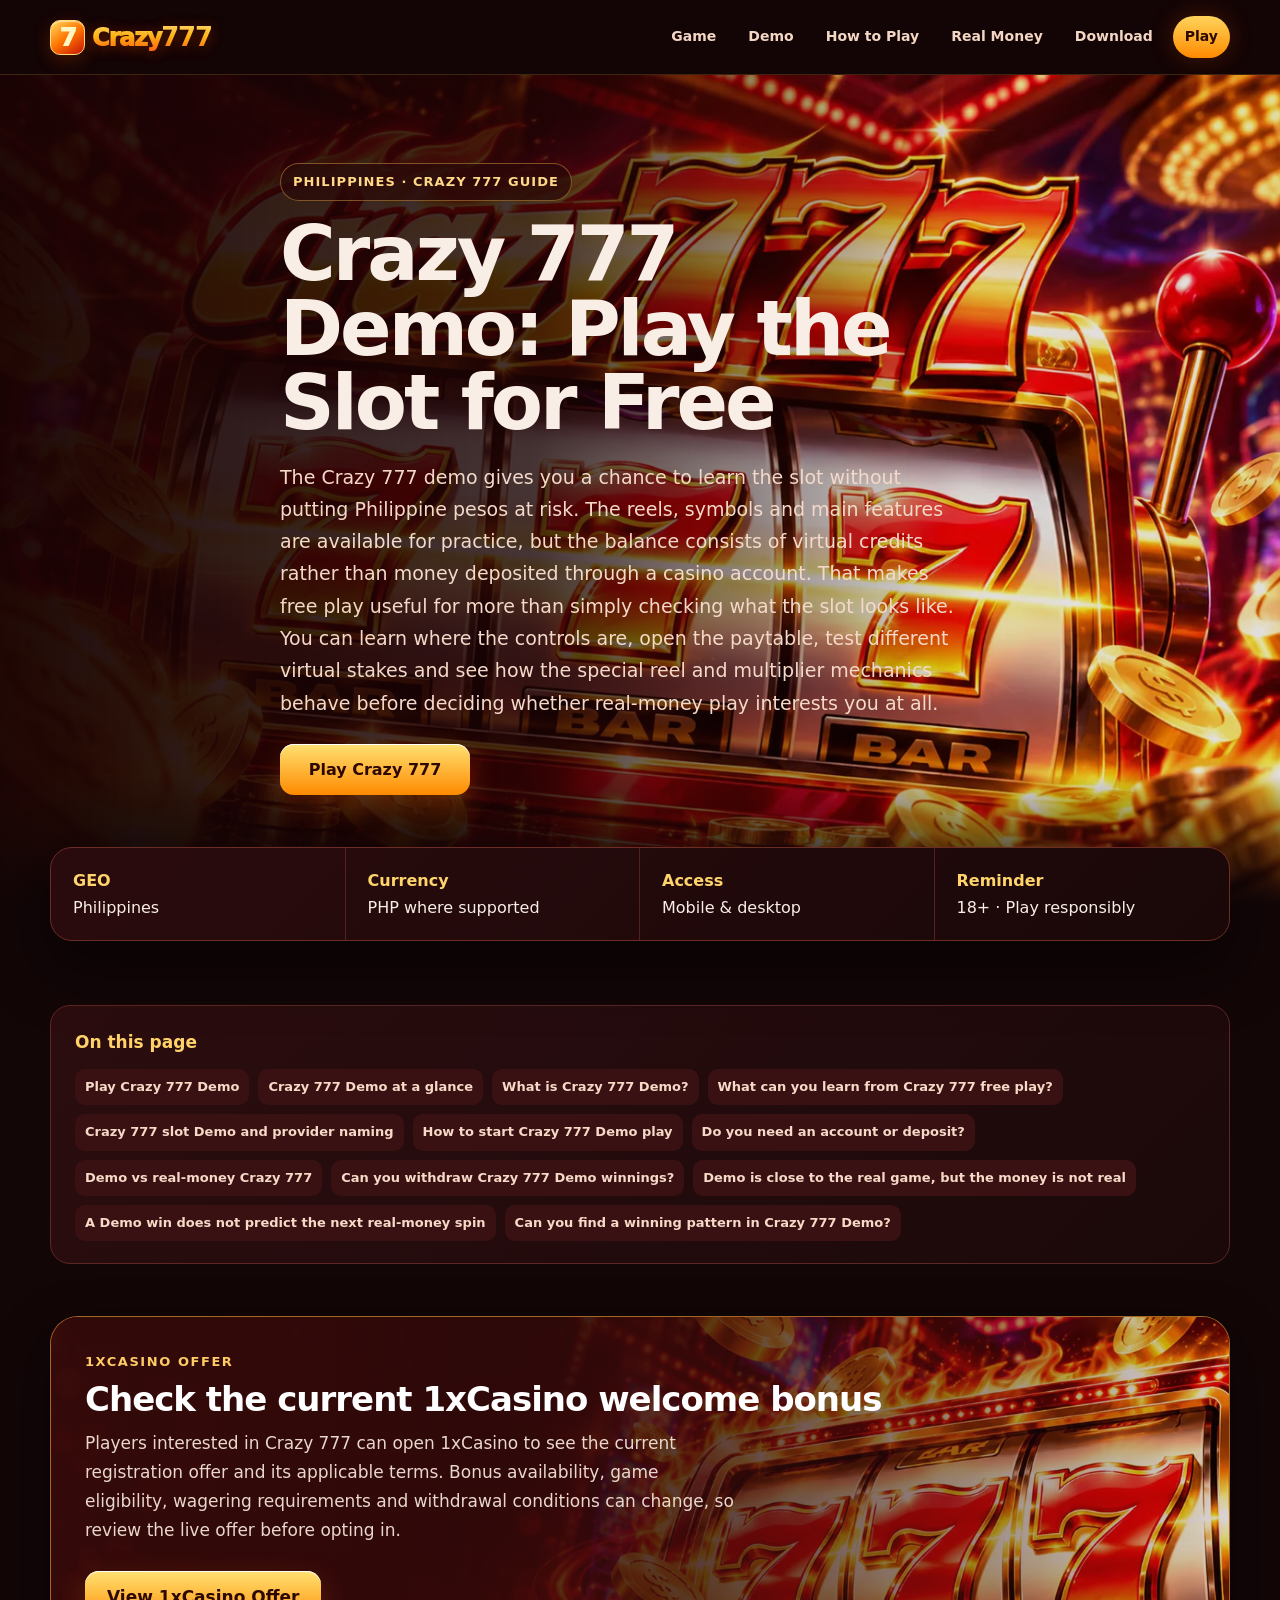
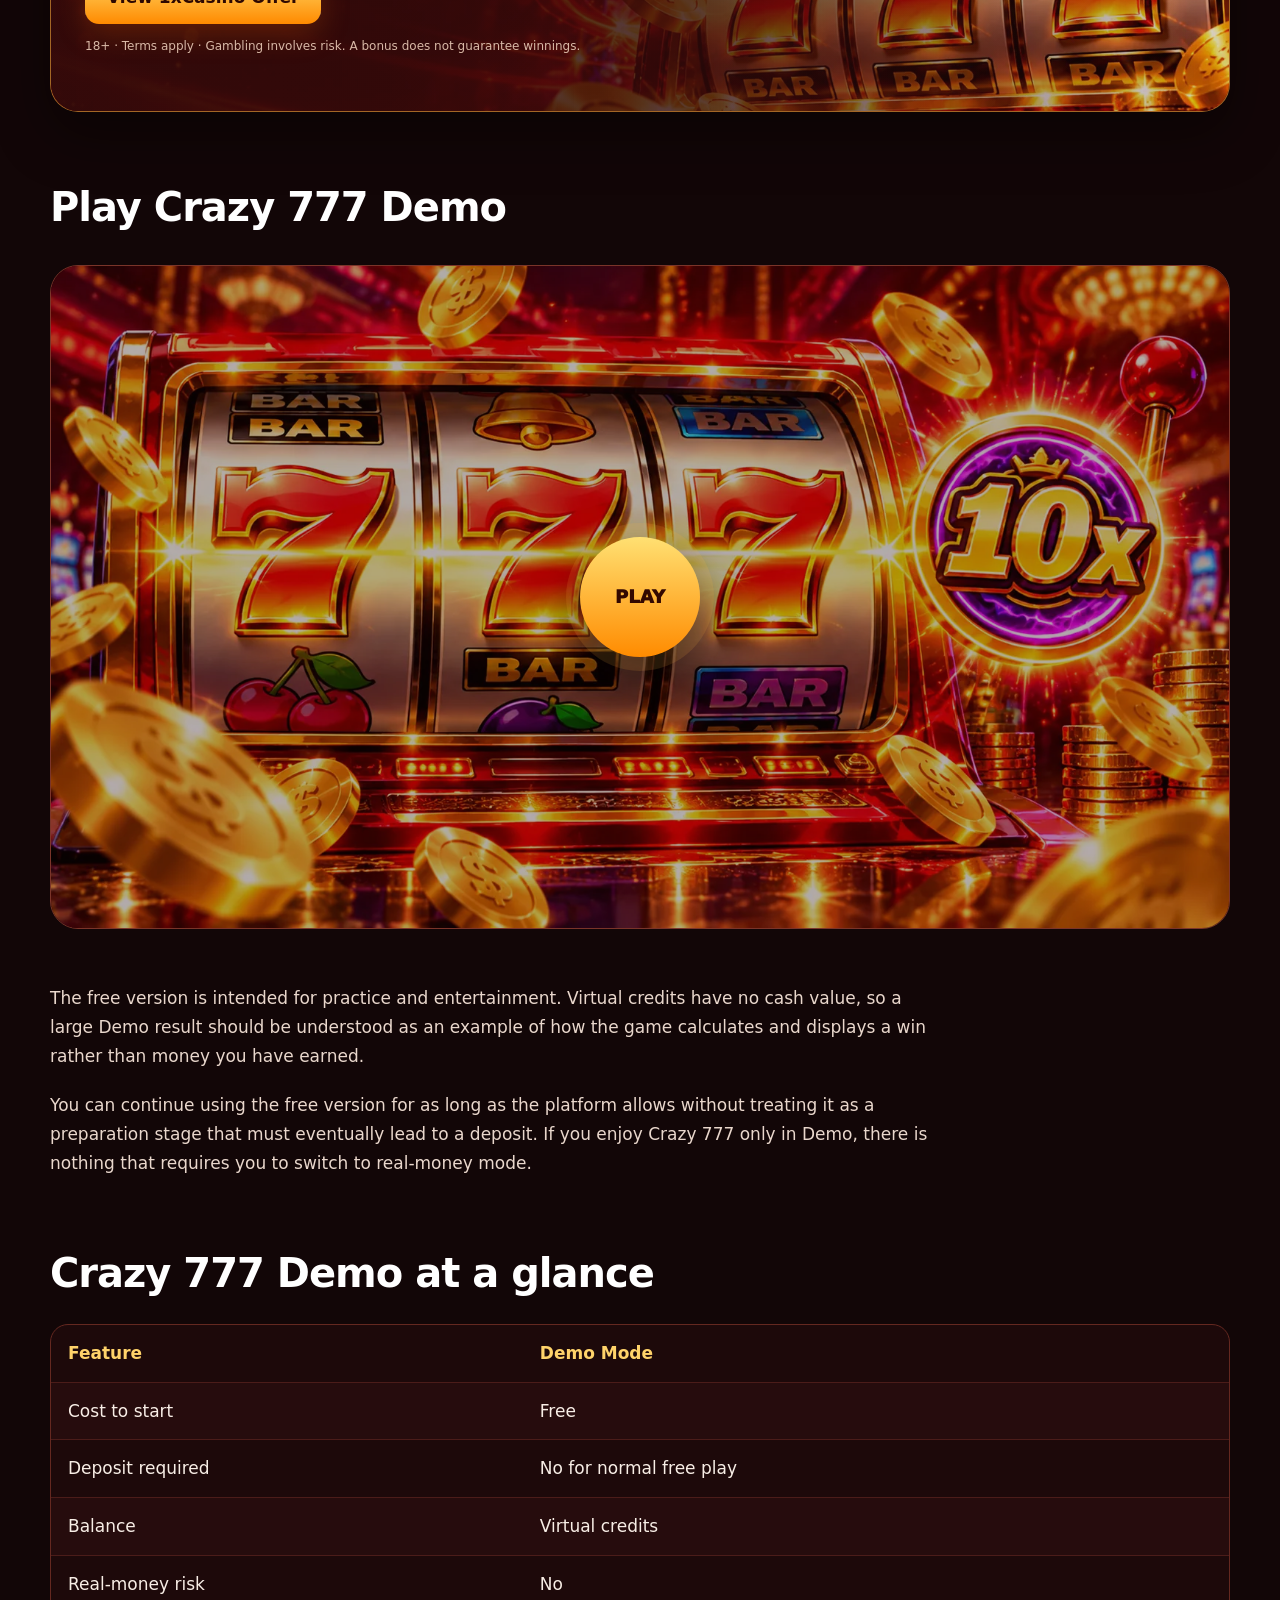
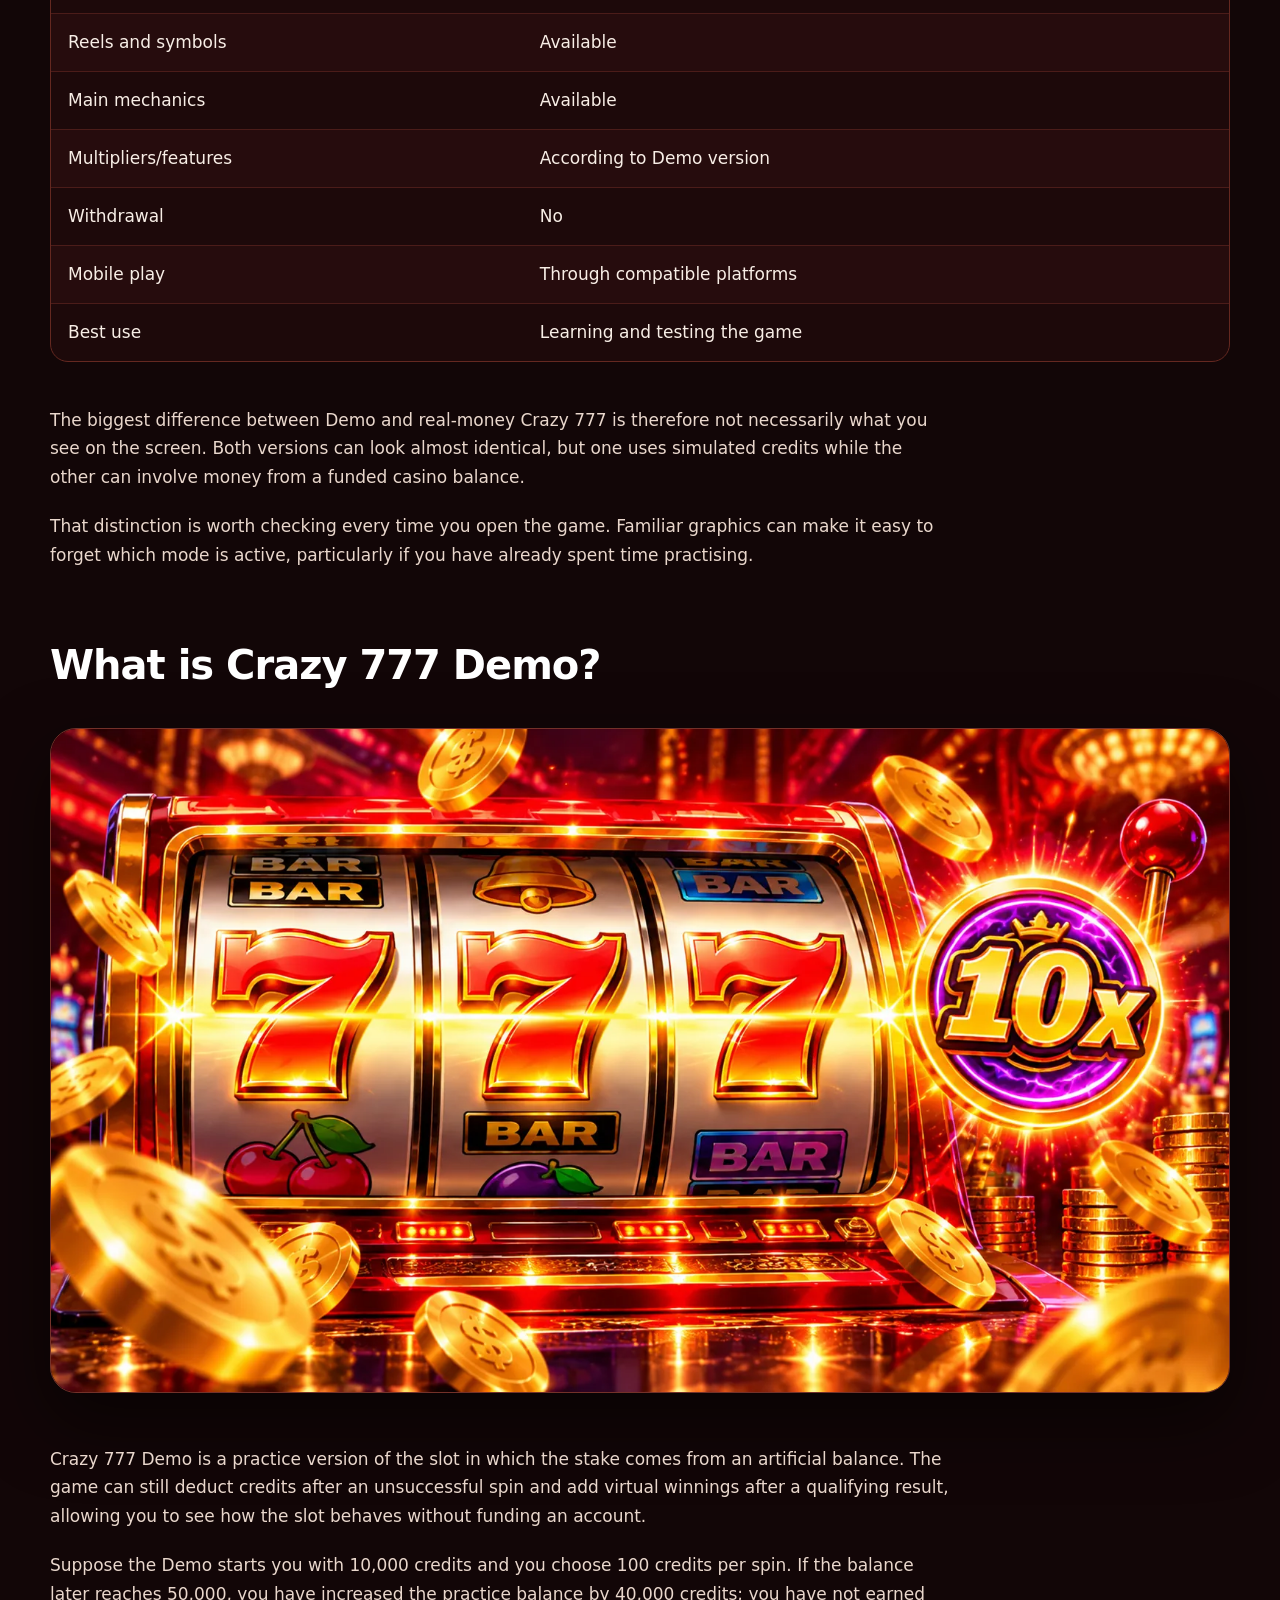
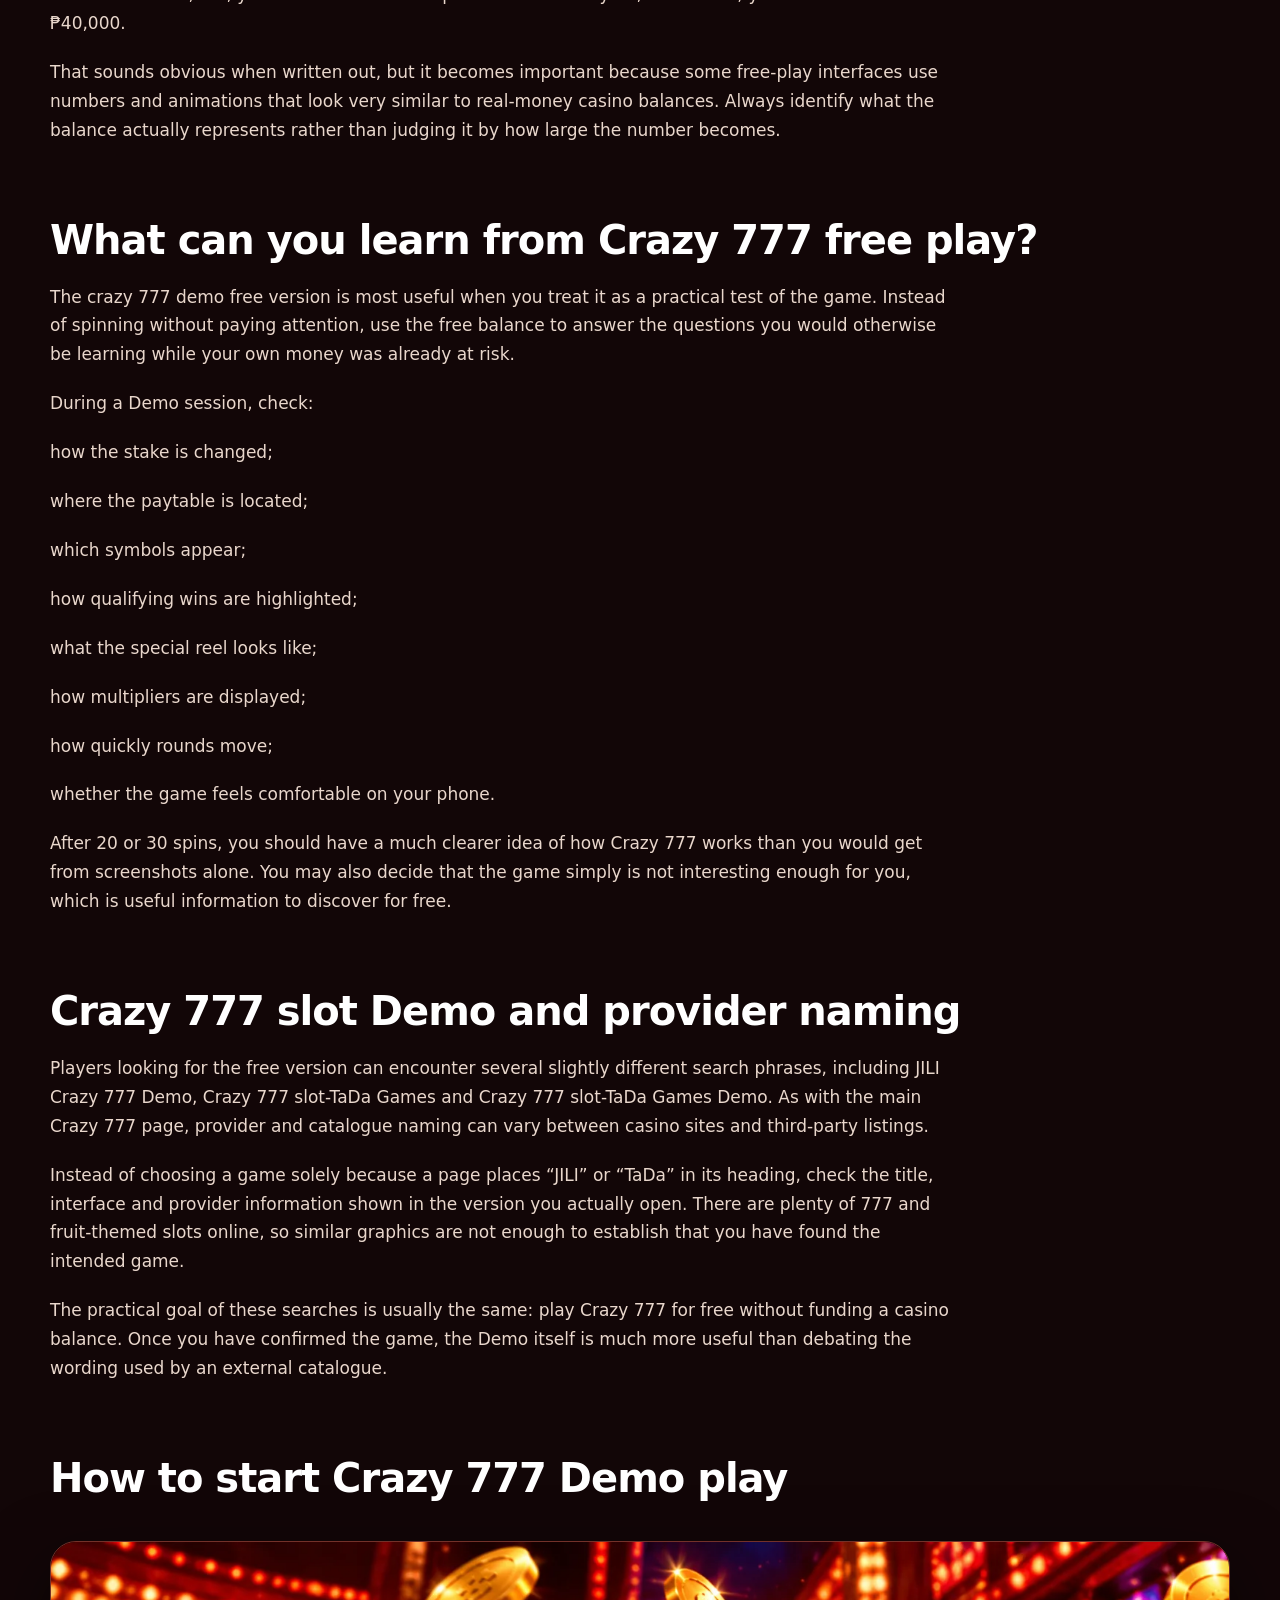
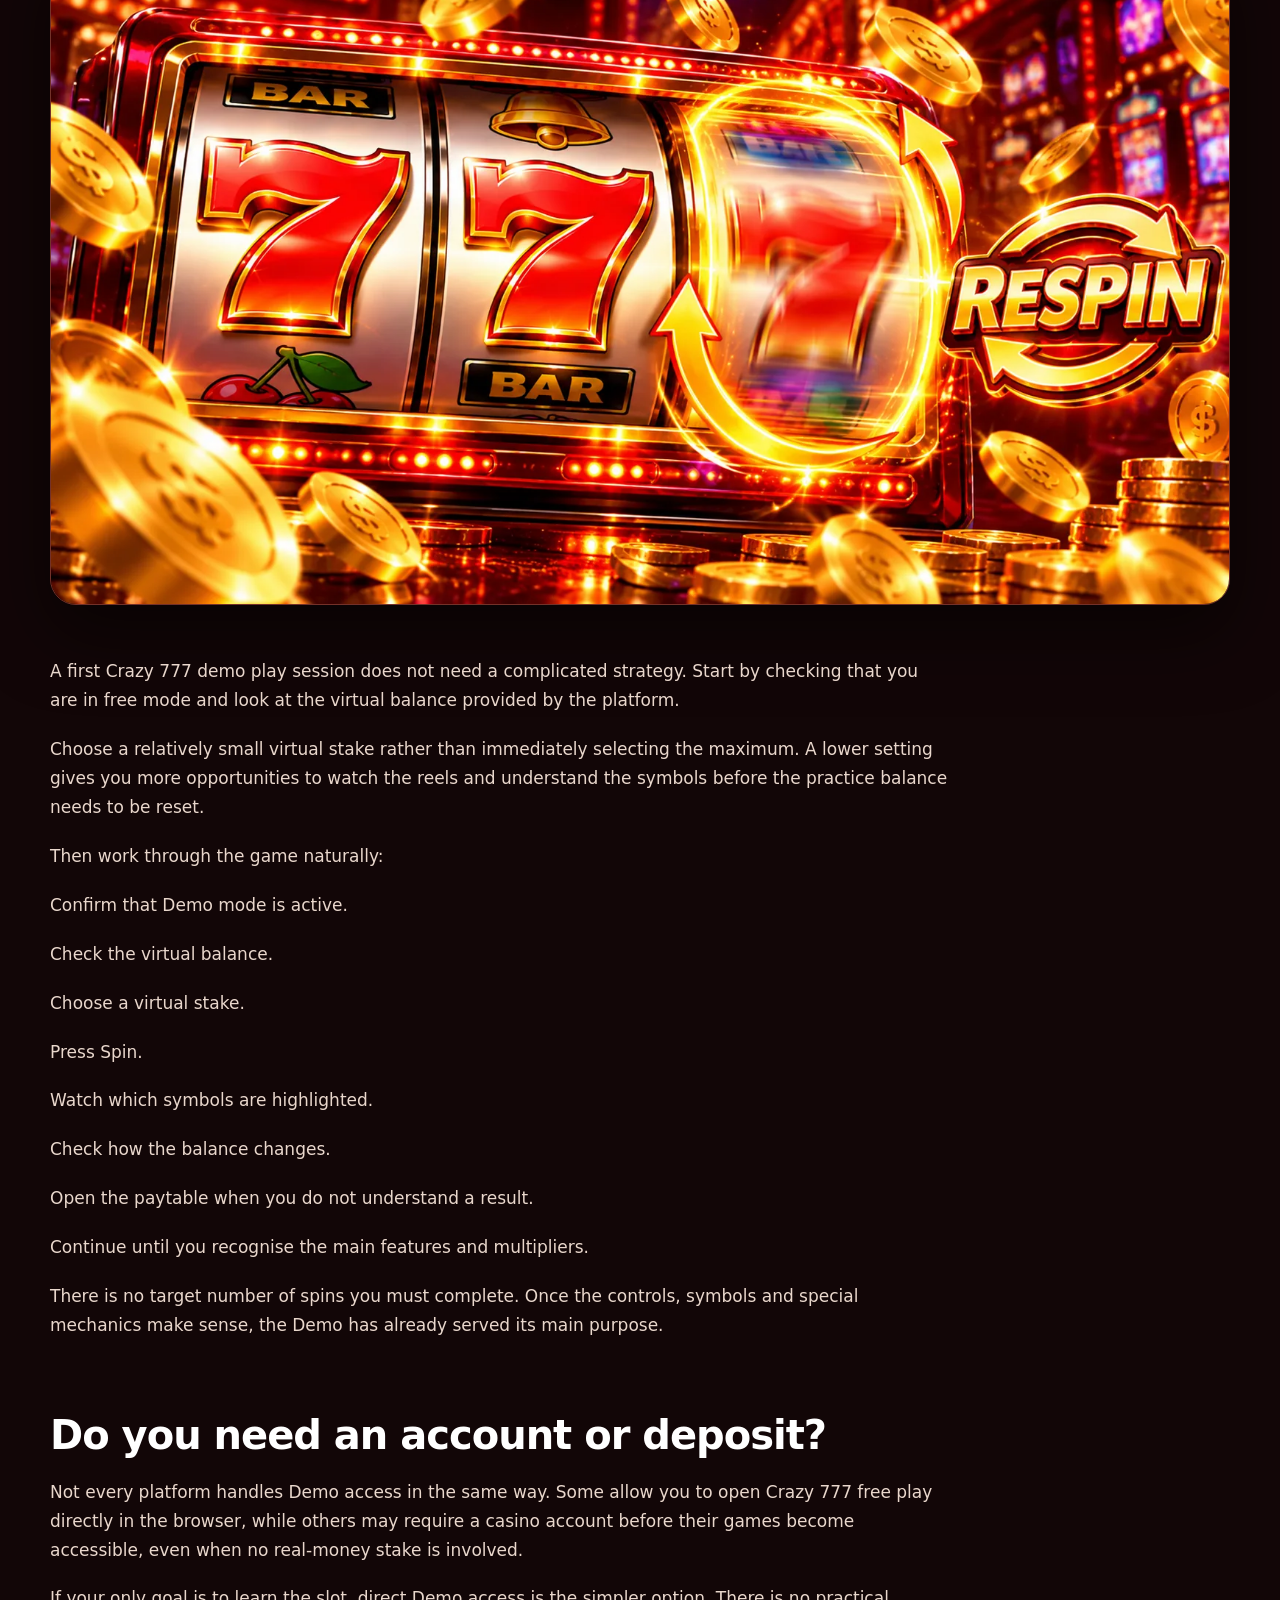
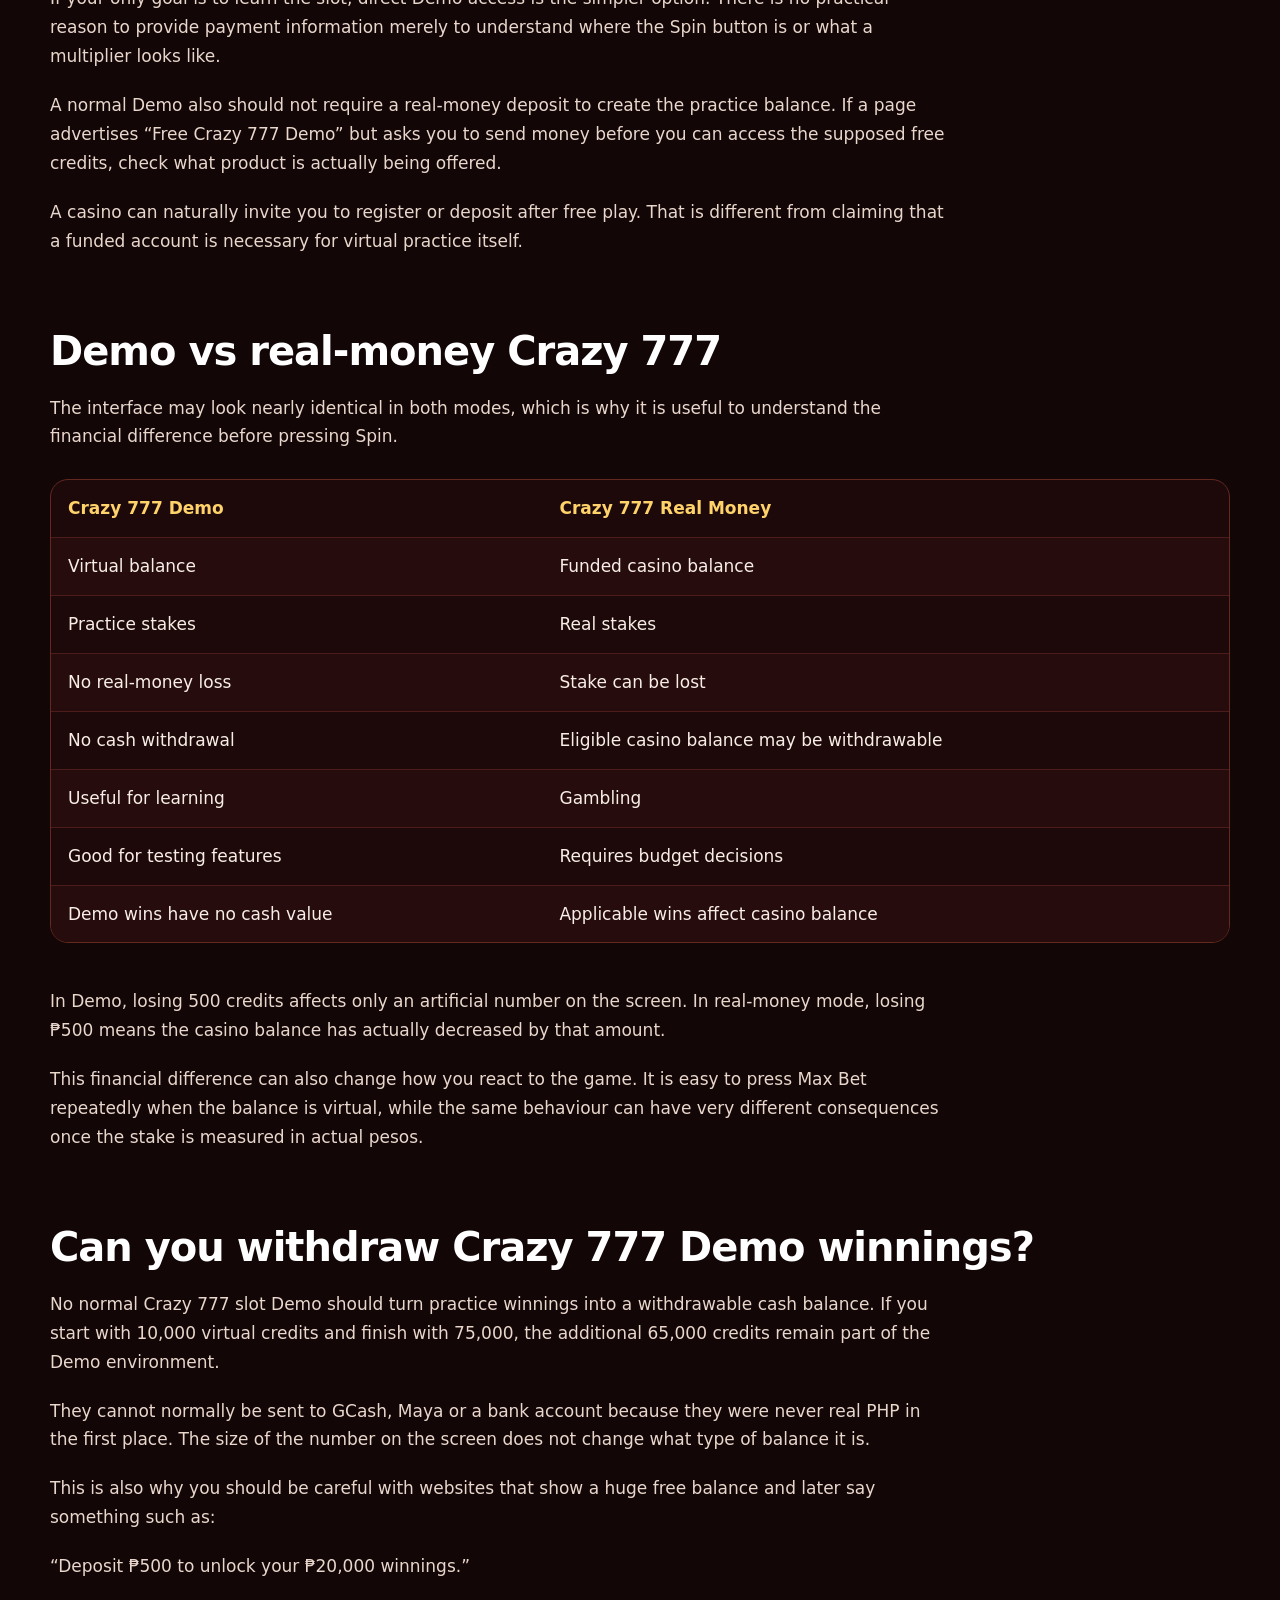
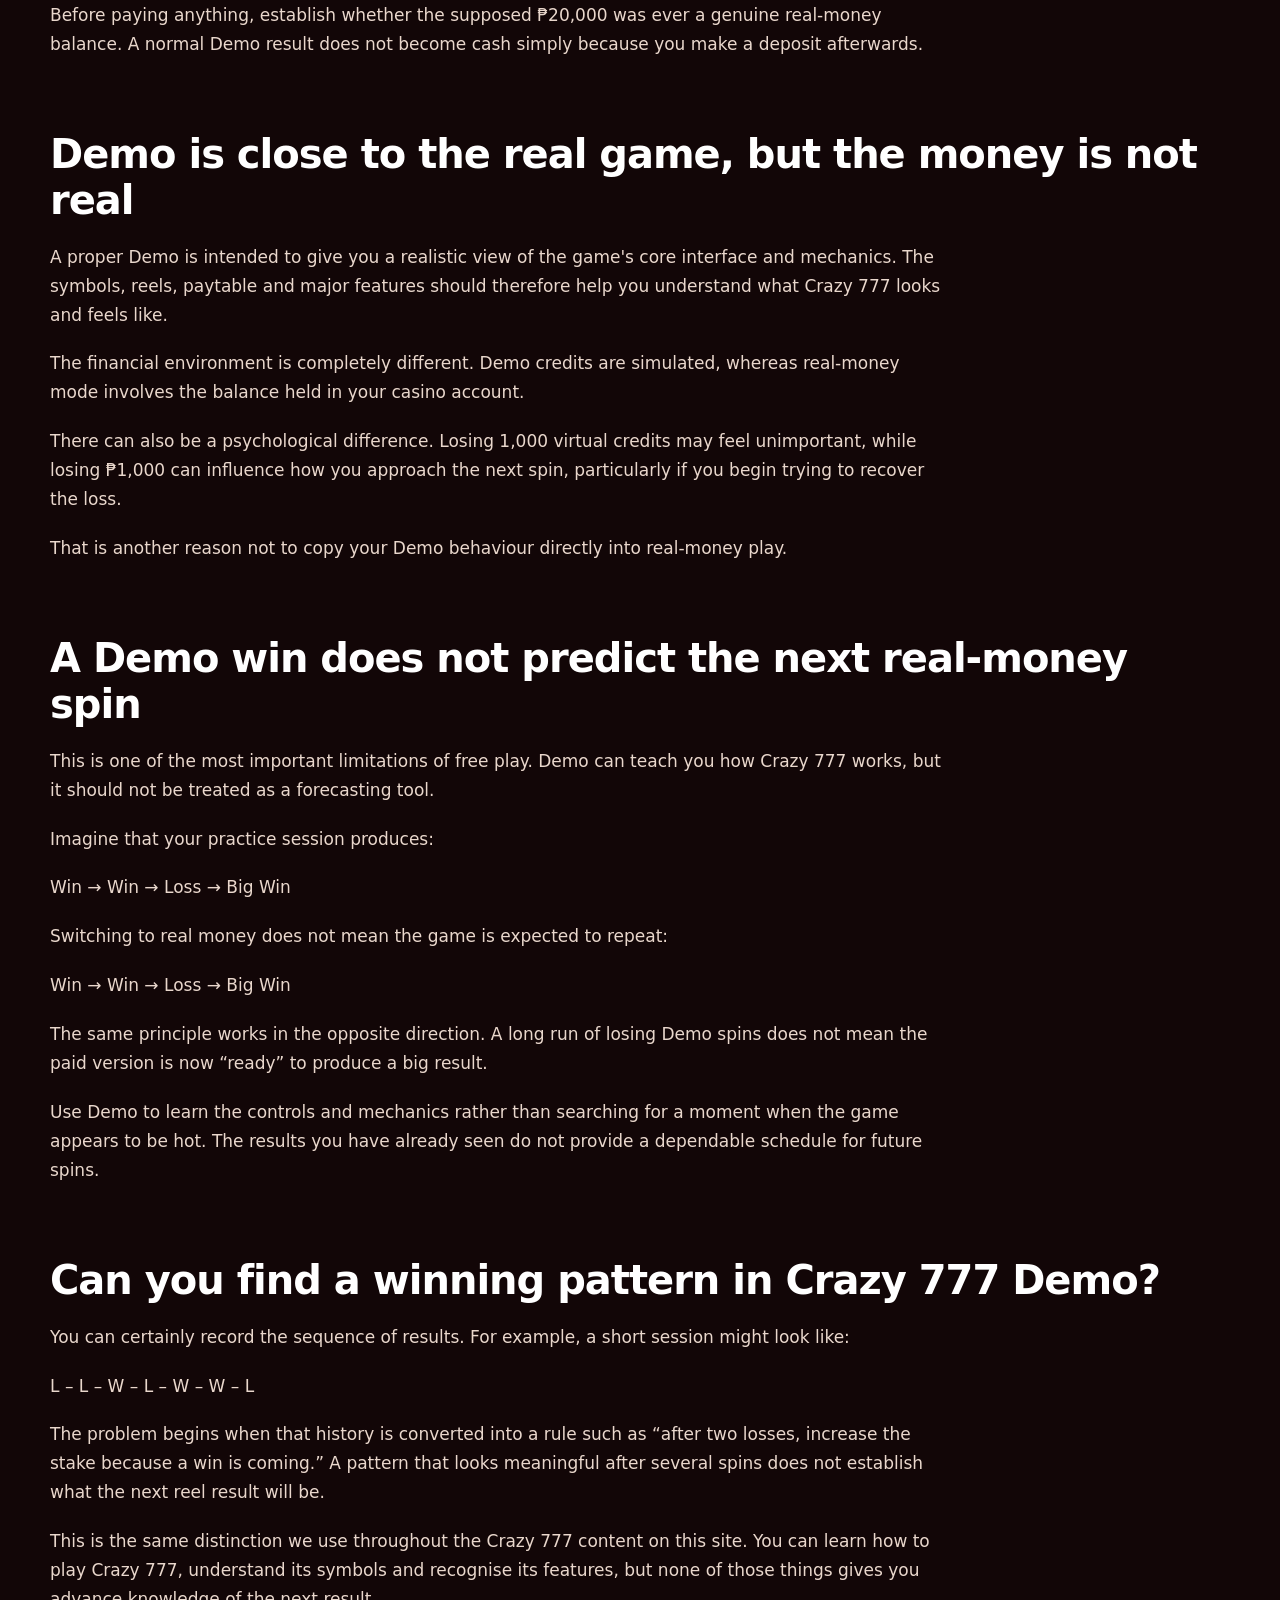
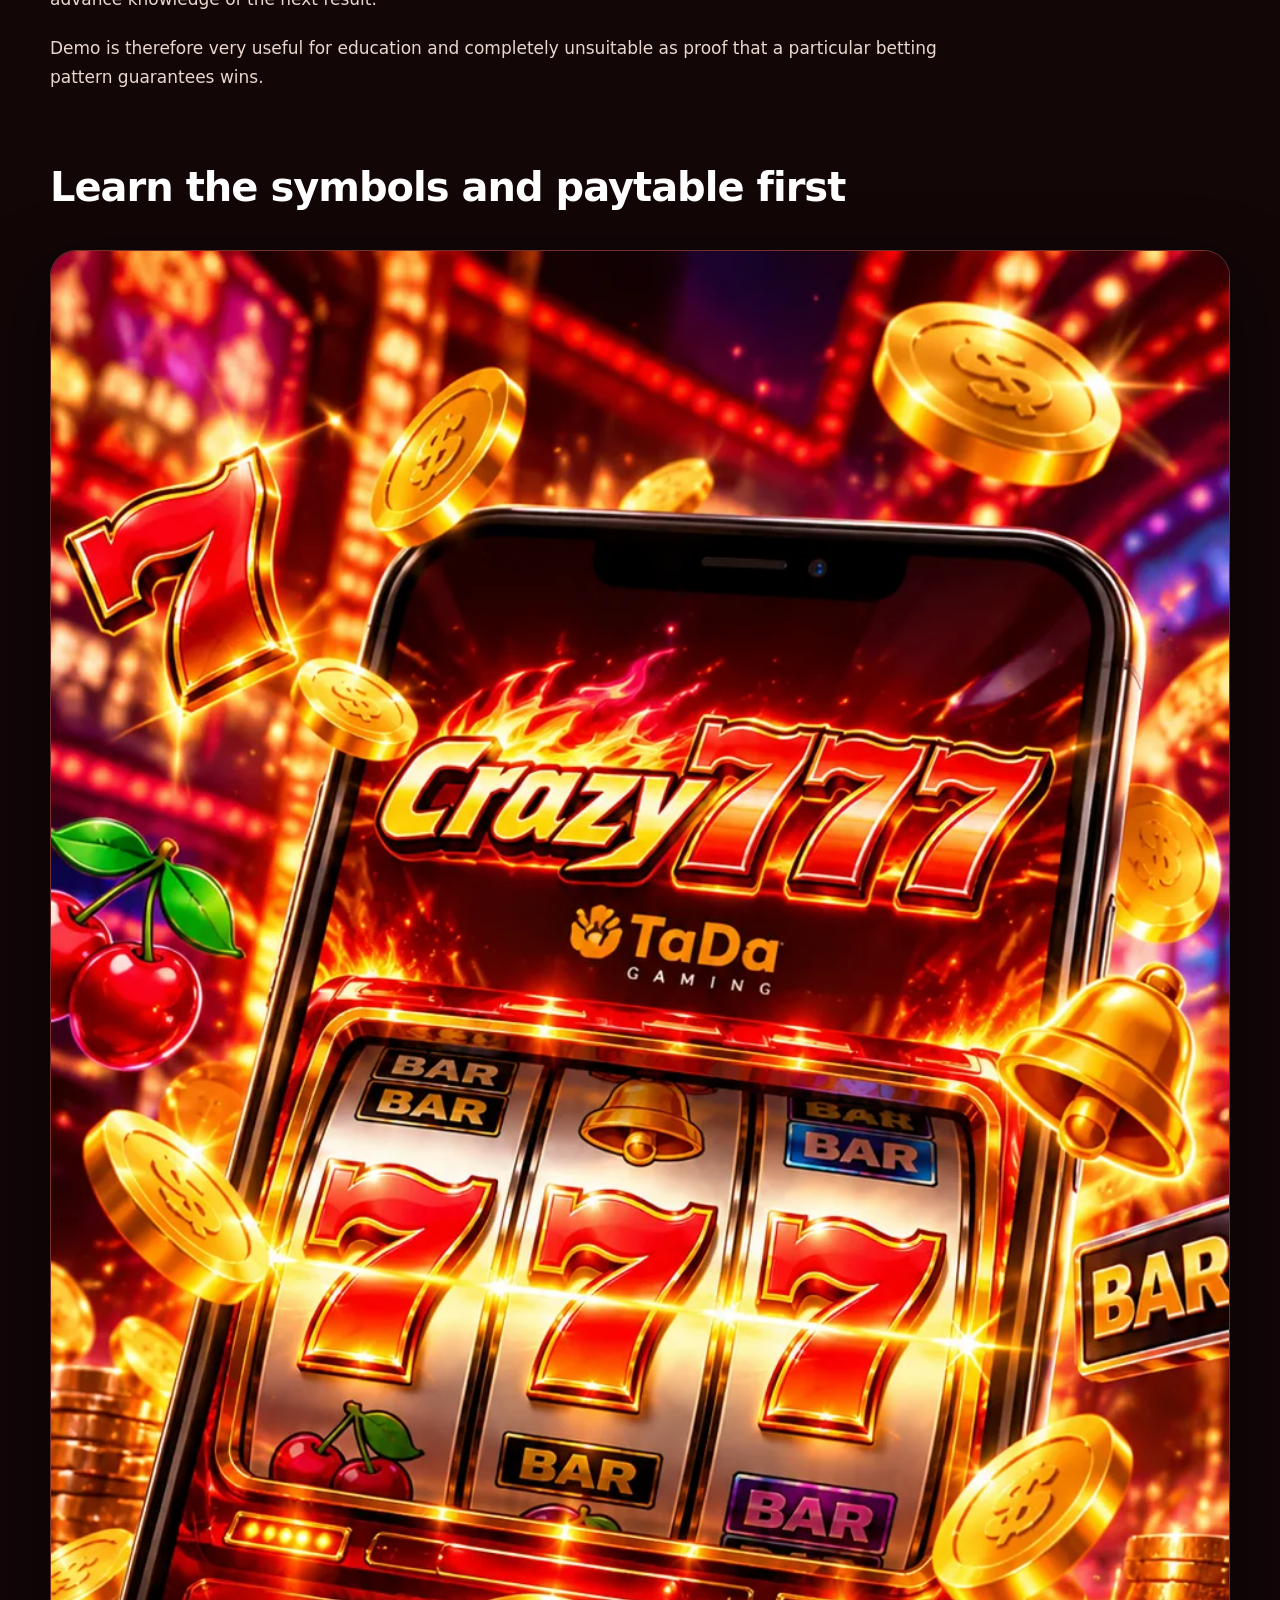
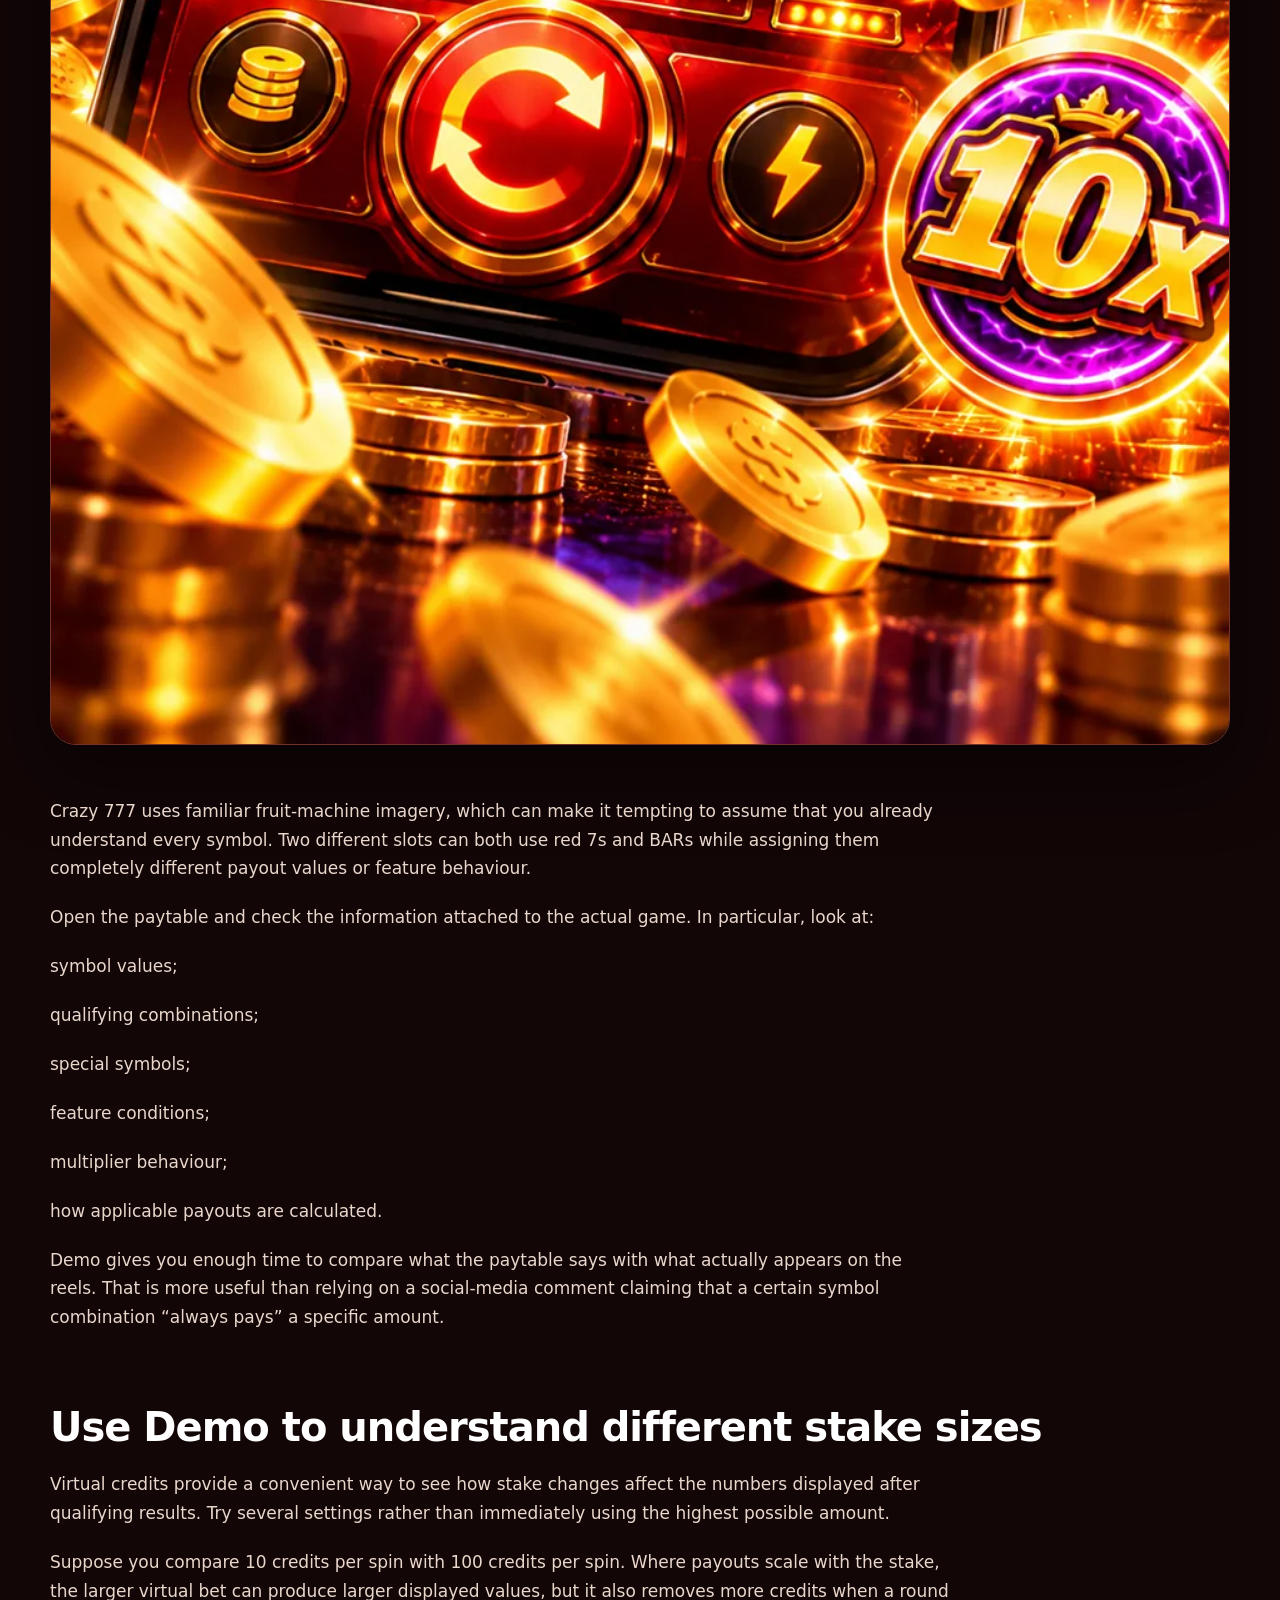
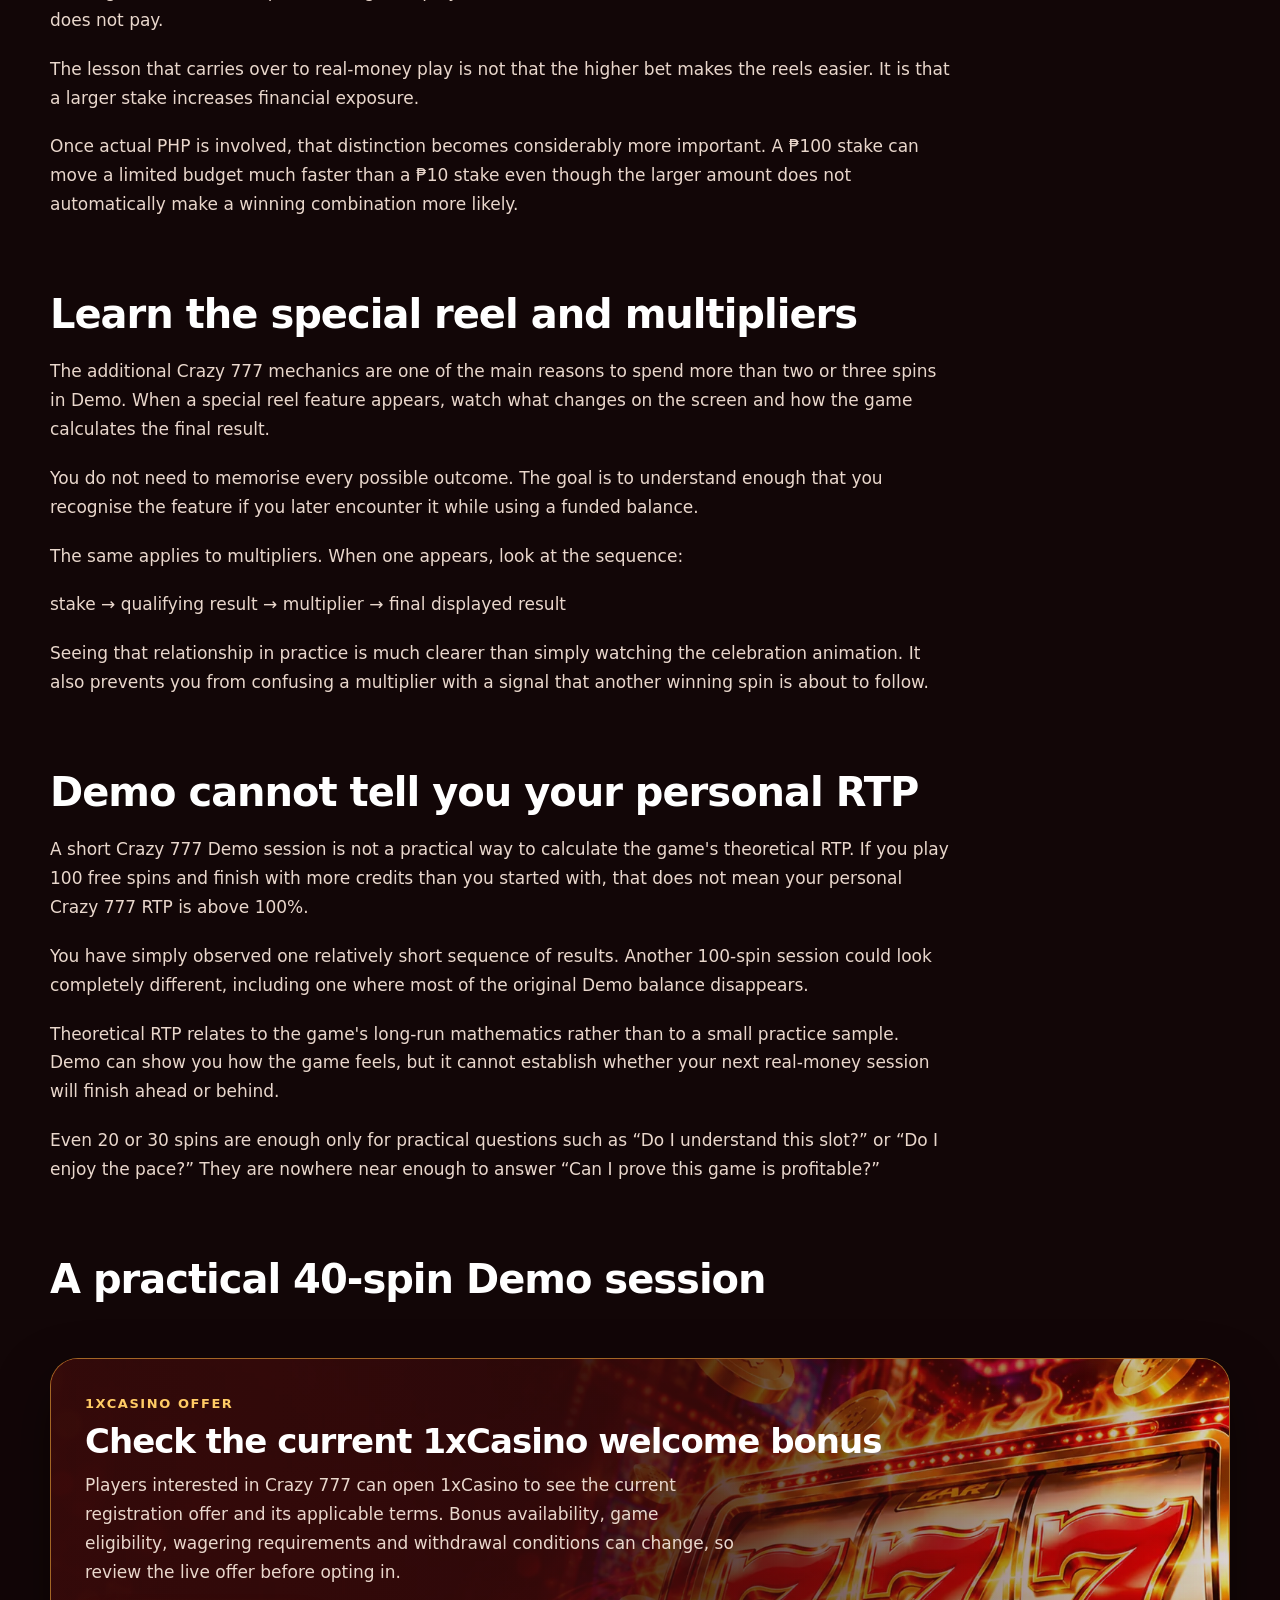
<file: crazy-777-demo/index.html>
<!doctype html><html lang="en-PH"><head><meta charset="utf-8"><meta name="viewport" content="width=device-width,initial-scale=1"><title>Crazy 777 Demo: Play Free Online in the Philippines</title><meta name="description" content="Play Crazy 777 Demo for free and learn the slot before using real money. Explore the reels, symbols, multipliers and TaDa/JILI gameplay with virtual credits."><meta name="robots" content="index,follow"><link rel="canonical" href="https://theredlightph.com/crazy-777-demo/"><meta name="google-site-verification" content="9KcBztLnrq-bq9x8eg5gqF-JtW9DkqV1aY1myWnVCpM" /><meta property="og:type" content="article"><meta property="og:title" content="Crazy 777 Demo: Play Free Online in the Philippines"><meta property="og:description" content="Play Crazy 777 Demo for free and learn the slot before using real money. Explore the reels, symbols, multipliers and TaDa/JILI gameplay with virtual credits."><meta property="og:url" content="https://theredlightph.com/crazy-777-demo/"><meta property="og:image" content="https://theredlightph.com/assets/img/hero.webp"><meta name="twitter:card" content="summary_large_image"><meta name="twitter:title" content="Crazy 777 Demo: Play Free Online in the Philippines"><meta name="twitter:description" content="Play Crazy 777 Demo for free and learn the slot before using real money. Explore the reels, symbols, multipliers and TaDa/JILI gameplay with virtual credits."><link rel="icon" href="/favicon.ico"><link rel="stylesheet" href="/assets/css/style.css"><script type="application/ld+json">{"@context": "https://schema.org", "@graph": [{"@type": "WebSite", "name": "Crazy 777 PH", "url": "https://theredlightph.com/"}, {"@type": "Article", "headline": "Crazy 777 Demo: Play the Slot for Free", "description": "Play Crazy 777 Demo for free and learn the slot before using real money. Explore the reels, symbols, multipliers and TaDa/JILI gameplay with virtual credits.", "inLanguage": "en-PH", "mainEntityOfPage": "https://theredlightph.com/crazy-777-demo/"}, {"@type": "FAQPage", "mainEntity": [{"@type": "Question", "name": "What is Crazy 777 Demo?", "acceptedAnswer": {"@type": "Answer", "text": "Crazy 777 Demo is a free-play version of the slot that uses virtual credits instead of money from a funded casino balance. It allows you to learn the controls, symbols and features without risking PHP."}}, {"@type": "Question", "name": "Can I play Crazy 777 Demo free?", "acceptedAnswer": {"@type": "Answer", "text": "Yes, where a platform provides crazy 777 demo free mode. Normal Demo play uses virtual credits, so a real-money stake is not required."}}, {"@type": "Question", "name": "What is Crazy 777 slot Demo?", "acceptedAnswer": {"@type": "Answer", "text": "The crazy 777 slot demo recreates the slot experience using a practice balance. You can explore the reels, paytable, multipliers and other mechanics without using real money."}}, {"@type": "Question", "name": "How do I start Crazy 777 Demo play?", "acceptedAnswer": {"@type": "Answer", "text": "Open a supported Demo version, confirm that the balance is virtual and choose a stake before pressing Spin. Use the first rounds to understand the symbols and paytable rather than trying to identify a winning pattern."}}, {"@type": "Question", "name": "Is JILI Crazy 777 Demo free?", "acceptedAnswer": {"@type": "Answer", "text": "Players commonly use JILI Crazy 777 Demo when searching for a free version of the game. If the platform provides a normal Demo, it should use virtual credits rather than a funded casino balance."}}, {"@type": "Question", "name": "Is Crazy 777 a TaDa Games slot?", "acceptedAnswer": {"@type": "Answer", "text": "Crazy 777 appears in searches and catalogues using TaDa as well as JILI-related terminology. Check the provider information displayed in the actual game you open instead of relying solely on an external page title."}}, {"@type": "Question", "name": "Do I need to register for Crazy 777 Demo?", "acceptedAnswer": {"@type": "Answer", "text": "Not necessarily. Some platforms allow browser-based Demo play without registration, while others require an account before games can be opened."}}, {"@type": "Question", "name": "Do I need to deposit to play Crazy 777 Demo?", "acceptedAnswer": {"@type": "Answer", "text": "A normal free Demo should not require a real-money deposit. If a site requires payment before providing supposed practice credits, check what it is actually offering."}}, {"@type": "Question", "name": "Can I play Crazy 777 for free?", "acceptedAnswer": {"@type": "Answer", "text": "Yes, where Demo is available. The free version uses virtual credits rather than PHP from a funded casino account."}}, {"@type": "Question", "name": "Can I withdraw Crazy 777 Demo winnings?", "acceptedAnswer": {"@type": "Answer", "text": "No. Standard Demo winnings have no real cash value, so increasing the virtual balance does not create money that can normally be withdrawn."}}, {"@type": "Question", "name": "Can Demo credits be converted to pesos?", "acceptedAnswer": {"@type": "Answer", "text": "No normal Demo balance should be treated as PHP. Making a later deposit does not automatically convert earlier practice winnings into real money."}}, {"@type": "Question", "name": "Is Crazy 777 Demo the same as the real game?", "acceptedAnswer": {"@type": "Answer", "text": "A proper Demo is intended to reproduce the core gameplay and features for practice. The important difference is that its balance is virtual, whereas real-money mode uses funds from a casino account."}}, {"@type": "Question", "name": "Does Crazy 777 Demo predict real-money results?", "acceptedAnswer": {"@type": "Answer", "text": "No. A sequence of wins and losses during free play does not guarantee that the same sequence will appear after switching to real money."}}, {"@type": "Question", "name": "Should I switch after a big Demo win?", "acceptedAnswer": {"@type": "Answer", "text": "A large practice win is not evidence that the game is currently “hot”. Use it to understand how the game displays a strong result rather than as a signal telling you when to deposit."}}, {"@type": "Question", "name": "Can I find a Crazy 777 winning pattern in Demo?", "acceptedAnswer": {"@type": "Answer", "text": "You can record previous outcomes, but a short sequence does not reliably reveal what the next spin will produce. Demo is useful for learning mechanics, not predicting future results."}}, {"@type": "Question", "name": "Can I test Crazy 777 multipliers in Demo?", "acceptedAnswer": {"@type": "Answer", "text": "Yes. Demo is a good place to see how multiplier mechanics appear and how they affect applicable virtual results without financial pressure."}}, {"@type": "Question", "name": "Does a higher Demo stake win more often?", "acceptedAnswer": {"@type": "Answer", "text": "A higher virtual stake can change the size of applicable displayed payouts, but it should not automatically be interpreted as increasing the probability of a winning spin."}}, {"@type": "Question", "name": "Can I calculate Crazy 777 RTP from Demo?", "acceptedAnswer": {"@type": "Answer", "text": "A short personal Demo session is not enough to establish the theoretical long-run RTP. Finishing ahead or behind after a small number of spins describes that particular practice session rather than the game's long-term mathematics."}}, {"@type": "Question", "name": "Can I play Crazy 777 Demo on Android?", "acceptedAnswer": {"@type": "Answer", "text": "Yes, where a compatible platform provides mobile browser access. A separate APK may not be necessary."}}, {"@type": "Question", "name": "Can I play Crazy 777 Demo on iPhone?", "acceptedAnswer": {"@type": "Answer", "text": "Yes, through a compatible browser-based platform where the Demo is available. Android APK files are not required for iPhone play."}}, {"@type": "Question", "name": "Do I need to download Crazy 777 Demo?", "acceptedAnswer": {"@type": "Answer", "text": "Not necessarily. Browser-based free play can provide access without installing a separate application."}}, {"@type": "Question", "name": "Is Crazy 777 unlimited money APK the same as Demo?", "acceptedAnswer": {"@type": "Answer", "text": "No. A modified APK is a separate third-party product, while Demo is simply practice gameplay using virtual credits. A very large artificial balance should not be confused with withdrawable money."}}, {"@type": "Question", "name": "Is Crazy 777 Demo available in the Philippines?", "acceptedAnswer": {"@type": "Answer", "text": "Availability depends on the platform carrying the game. Demo itself does not require a PHP stake because its balance is virtual."}}, {"@type": "Question", "name": "Can I use GCash or Maya in Crazy 777 Demo?", "acceptedAnswer": {"@type": "Answer", "text": "Normal Demo play does not need GCash or Maya because no real-money deposit is required. Those payment methods become relevant only if you separately choose to fund a casino account."}}, {"@type": "Question", "name": "Is Crazy 777 Demo good for beginners?", "acceptedAnswer": {"@type": "Answer", "text": "Yes. Beginners can learn the controls, paytable, symbols and features without paying for mistakes, while experienced slot players can use it to understand mechanics specific to Crazy 777."}}, {"@type": "Question", "name": "What should I learn before switching to real money?", "acceptedAnswer": {"@type": "Answer", "text": "Make sure you understand the controls, stake settings, paytable, symbols and special features first. If you later choose real-money play, separately check your PHP budget, casino conditions, payment methods and any bonus rules."}}]}]}</script></head><body><header class="site-header"><div class="wrap head"><a class="brand logo-brand" href="/" aria-label="Crazy 777 PH home"><span class="mark7">7</span><span class="brandword">Crazy<strong>777</strong></span></a><button class="burger" aria-label="Open menu">☰</button><nav class="nav"><a href="/">Game</a><a href="/crazy-777-demo/">Demo</a><a href="/how-to-play-crazy-777/">How to Play</a><a href="/crazy-777-real-money/">Real Money</a><a href="/crazy-777-download/">Download</a><a class="play-top" href="/play/">Play</a></nav></div></header><section class="hero"><div class="wrap hero-in"><span class="eyebrow">Philippines · Crazy 777 Guide</span><h1>Crazy 777 Demo: Play the Slot for Free</h1><p>The Crazy 777 demo gives you a chance to learn the slot without putting Philippine pesos at risk. The reels, symbols and main features are available for practice, but the balance consists of virtual credits rather than money deposited through a casino account. That makes free play useful for more than simply checking what the slot looks like. You can learn where the controls are, open the paytable, test different virtual stakes and see how the special reel and multiplier mechanics behave before deciding whether real-money play interests you at all.</p><div class="hero-actions"><a class="btn btn-main" href="/play/" rel="nofollow sponsored">Play Crazy 777</a></div></div></section><div class="trustbar"><div class="wrap trustgrid"><div><b>GEO</b>Philippines</div><div><b>Currency</b>PHP where supported</div><div><b>Access</b>Mobile & desktop</div><div><b>Reminder</b>18+ · Play responsibly</div></div></div><main class="main"><article class="wrap content"><aside class="toc"><strong>On this page</strong><div class="toc-links"><a href="#play-crazy-777-demo">Play Crazy 777 Demo</a><a href="#crazy-777-demo-at-a-glance">Crazy 777 Demo at a glance</a><a href="#what-is-crazy-777-demo">What is Crazy 777 Demo?</a><a href="#what-can-you-learn-from-crazy-777-free-play">What can you learn from Crazy 777 free play?</a><a href="#crazy-777-slot-demo-and-provider-naming">Crazy 777 slot Demo and provider naming</a><a href="#how-to-start-crazy-777-demo-play">How to start Crazy 777 Demo play</a><a href="#do-you-need-an-account-or-deposit">Do you need an account or deposit?</a><a href="#demo-vs-real-money-crazy-777">Demo vs real-money Crazy 777</a><a href="#can-you-withdraw-crazy-777-demo-winnings">Can you withdraw Crazy 777 Demo winnings?</a><a href="#demo-is-close-to-the-real-game-but-the-money-is-not-real">Demo is close to the real game, but the money is not real</a><a href="#a-demo-win-does-not-predict-the-next-real-money-spin">A Demo win does not predict the next real-money spin</a><a href="#can-you-find-a-winning-pattern-in-crazy-777-demo">Can you find a winning pattern in Crazy 777 Demo?</a></div></aside><section class="bonus"><div class="bonus-kicker">1xCasino offer</div><h2>Check the current 1xCasino welcome bonus</h2><p>Players interested in Crazy 777 can open 1xCasino to see the current registration offer and its applicable terms. Bonus availability, game eligibility, wagering requirements and withdrawal conditions can change, so review the live offer before opting in.</p><a class="btn btn-main" href="/play/" rel="nofollow sponsored">View 1xCasino Offer</a><p class="bonus-note">18+ · Terms apply · Gambling involves risk. A bonus does not guarantee winnings.</p></section><h2 id="play-crazy-777-demo">Play Crazy 777 Demo</h2><div class="demo-panel"><img src="/assets/img/gameplay.webp" alt="Crazy 777 demo-style game preview" loading="lazy"><div class="demo-overlay"><a class="demo-play" href="/play/" rel="nofollow sponsored">PLAY</a></div></div><p>The free version is intended for practice and entertainment. Virtual credits have no cash value, so a large Demo result should be understood as an example of how the game calculates and displays a win rather than money you have earned.</p><p>You can continue using the free version for as long as the platform allows without treating it as a preparation stage that must eventually lead to a deposit. If you enjoy Crazy 777 only in Demo, there is nothing that requires you to switch to real-money mode.</p><h2 id="crazy-777-demo-at-a-glance">Crazy 777 Demo at a glance</h2><div class="table-wrap"><table><tr><th>Feature</th><th>Demo Mode</th></tr><tr><td>Cost to start</td><td>Free</td></tr><tr><td>Deposit required</td><td>No for normal free play</td></tr><tr><td>Balance</td><td>Virtual credits</td></tr><tr><td>Real-money risk</td><td>No</td></tr><tr><td>Reels and symbols</td><td>Available</td></tr><tr><td>Main mechanics</td><td>Available</td></tr><tr><td>Multipliers/features</td><td>According to Demo version</td></tr><tr><td>Withdrawal</td><td>No</td></tr><tr><td>Mobile play</td><td>Through compatible platforms</td></tr><tr><td>Best use</td><td>Learning and testing the game</td></tr></table></div><p>The biggest difference between Demo and real-money Crazy 777 is therefore not necessarily what you see on the screen. Both versions can look almost identical, but one uses simulated credits while the other can involve money from a funded casino balance.</p><p>That distinction is worth checking every time you open the game. Familiar graphics can make it easy to forget which mode is active, particularly if you have already spent time practising.</p><h2 id="what-is-crazy-777-demo">What is Crazy 777 Demo?</h2><figure class="visual"><img src="/assets/img/gameplay.webp" alt="Crazy 777 slot gameplay with classic red 7 symbols" loading="lazy"></figure><p>Crazy 777 Demo is a practice version of the slot in which the stake comes from an artificial balance. The game can still deduct credits after an unsuccessful spin and add virtual winnings after a qualifying result, allowing you to see how the slot behaves without funding an account.</p><p>Suppose the Demo starts you with 10,000 credits and you choose 100 credits per spin. If the balance later reaches 50,000, you have increased the practice balance by 40,000 credits; you have not earned ₱40,000.</p><p>That sounds obvious when written out, but it becomes important because some free-play interfaces use numbers and animations that look very similar to real-money casino balances. Always identify what the balance actually represents rather than judging it by how large the number becomes.</p><h2 id="what-can-you-learn-from-crazy-777-free-play">What can you learn from Crazy 777 free play?</h2><p>The crazy 777 demo free version is most useful when you treat it as a practical test of the game. Instead of spinning without paying attention, use the free balance to answer the questions you would otherwise be learning while your own money was already at risk.</p><p>During a Demo session, check:</p><p>how the stake is changed;</p><p>where the paytable is located;</p><p>which symbols appear;</p><p>how qualifying wins are highlighted;</p><p>what the special reel looks like;</p><p>how multipliers are displayed;</p><p>how quickly rounds move;</p><p>whether the game feels comfortable on your phone.</p><p>After 20 or 30 spins, you should have a much clearer idea of how Crazy 777 works than you would get from screenshots alone. You may also decide that the game simply is not interesting enough for you, which is useful information to discover for free.</p><h2 id="crazy-777-slot-demo-and-provider-naming">Crazy 777 slot Demo and provider naming</h2><p>Players looking for the free version can encounter several slightly different search phrases, including JILI Crazy 777 Demo, Crazy 777 slot-TaDa Games and Crazy 777 slot-TaDa Games Demo. As with the main Crazy 777 page, provider and catalogue naming can vary between casino sites and third-party listings.</p><p>Instead of choosing a game solely because a page places “JILI” or “TaDa” in its heading, check the title, interface and provider information shown in the version you actually open. There are plenty of 777 and fruit-themed slots online, so similar graphics are not enough to establish that you have found the intended game.</p><p>The practical goal of these searches is usually the same: play Crazy 777 for free without funding a casino balance. Once you have confirmed the game, the Demo itself is much more useful than debating the wording used by an external catalogue.</p><h2 id="how-to-start-crazy-777-demo-play">How to start Crazy 777 Demo play</h2><figure class="visual"><img src="/assets/img/respin.webp" alt="Crazy 777 special reel and respin feature" loading="lazy"></figure><p>A first Crazy 777 demo play session does not need a complicated strategy. Start by checking that you are in free mode and look at the virtual balance provided by the platform.</p><p>Choose a relatively small virtual stake rather than immediately selecting the maximum. A lower setting gives you more opportunities to watch the reels and understand the symbols before the practice balance needs to be reset.</p><p>Then work through the game naturally:</p><p>Confirm that Demo mode is active.</p><p>Check the virtual balance.</p><p>Choose a virtual stake.</p><p>Press Spin.</p><p>Watch which symbols are highlighted.</p><p>Check how the balance changes.</p><p>Open the paytable when you do not understand a result.</p><p>Continue until you recognise the main features and multipliers.</p><p>There is no target number of spins you must complete. Once the controls, symbols and special mechanics make sense, the Demo has already served its main purpose.</p><h2 id="do-you-need-an-account-or-deposit">Do you need an account or deposit?</h2><p>Not every platform handles Demo access in the same way. Some allow you to open Crazy 777 free play directly in the browser, while others may require a casino account before their games become accessible, even when no real-money stake is involved.</p><p>If your only goal is to learn the slot, direct Demo access is the simpler option. There is no practical reason to provide payment information merely to understand where the Spin button is or what a multiplier looks like.</p><p>A normal Demo also should not require a real-money deposit to create the practice balance. If a page advertises “Free Crazy 777 Demo” but asks you to send money before you can access the supposed free credits, check what product is actually being offered.</p><p>A casino can naturally invite you to register or deposit after free play. That is different from claiming that a funded account is necessary for virtual practice itself.</p><h2 id="demo-vs-real-money-crazy-777">Demo vs real-money Crazy 777</h2><p>The interface may look nearly identical in both modes, which is why it is useful to understand the financial difference before pressing Spin.</p><div class="table-wrap"><table><tr><th>Crazy 777 Demo</th><th>Crazy 777 Real Money</th></tr><tr><td>Virtual balance</td><td>Funded casino balance</td></tr><tr><td>Practice stakes</td><td>Real stakes</td></tr><tr><td>No real-money loss</td><td>Stake can be lost</td></tr><tr><td>No cash withdrawal</td><td>Eligible casino balance may be withdrawable</td></tr><tr><td>Useful for learning</td><td>Gambling</td></tr><tr><td>Good for testing features</td><td>Requires budget decisions</td></tr><tr><td>Demo wins have no cash value</td><td>Applicable wins affect casino balance</td></tr></table></div><p>In Demo, losing 500 credits affects only an artificial number on the screen. In real-money mode, losing ₱500 means the casino balance has actually decreased by that amount.</p><p>This financial difference can also change how you react to the game. It is easy to press Max Bet repeatedly when the balance is virtual, while the same behaviour can have very different consequences once the stake is measured in actual pesos.</p><h2 id="can-you-withdraw-crazy-777-demo-winnings">Can you withdraw Crazy 777 Demo winnings?</h2><p>No normal Crazy 777 slot Demo should turn practice winnings into a withdrawable cash balance. If you start with 10,000 virtual credits and finish with 75,000, the additional 65,000 credits remain part of the Demo environment.</p><p>They cannot normally be sent to GCash, Maya or a bank account because they were never real PHP in the first place. The size of the number on the screen does not change what type of balance it is.</p><p>This is also why you should be careful with websites that show a huge free balance and later say something such as:</p><p>“Deposit ₱500 to unlock your ₱20,000 winnings.”</p><p>Before paying anything, establish whether the supposed ₱20,000 was ever a genuine real-money balance. A normal Demo result does not become cash simply because you make a deposit afterwards.</p><h2 id="demo-is-close-to-the-real-game-but-the-money-is-not-real">Demo is close to the real game, but the money is not real</h2><p>A proper Demo is intended to give you a realistic view of the game&#x27;s core interface and mechanics. The symbols, reels, paytable and major features should therefore help you understand what Crazy 777 looks and feels like.</p><p>The financial environment is completely different. Demo credits are simulated, whereas real-money mode involves the balance held in your casino account.</p><p>There can also be a psychological difference. Losing 1,000 virtual credits may feel unimportant, while losing ₱1,000 can influence how you approach the next spin, particularly if you begin trying to recover the loss.</p><p>That is another reason not to copy your Demo behaviour directly into real-money play.</p><h2 id="a-demo-win-does-not-predict-the-next-real-money-spin">A Demo win does not predict the next real-money spin</h2><p>This is one of the most important limitations of free play. Demo can teach you how Crazy 777 works, but it should not be treated as a forecasting tool.</p><p>Imagine that your practice session produces:</p><p>Win → Win → Loss → Big Win</p><p>Switching to real money does not mean the game is expected to repeat:</p><p>Win → Win → Loss → Big Win</p><p>The same principle works in the opposite direction. A long run of losing Demo spins does not mean the paid version is now “ready” to produce a big result.</p><p>Use Demo to learn the controls and mechanics rather than searching for a moment when the game appears to be hot. The results you have already seen do not provide a dependable schedule for future spins.</p><h2 id="can-you-find-a-winning-pattern-in-crazy-777-demo">Can you find a winning pattern in Crazy 777 Demo?</h2><p>You can certainly record the sequence of results. For example, a short session might look like:</p><p>L – L – W – L – W – W – L</p><p>The problem begins when that history is converted into a rule such as “after two losses, increase the stake because a win is coming.” A pattern that looks meaningful after several spins does not establish what the next reel result will be.</p><p>This is the same distinction we use throughout the Crazy 777 content on this site. You can learn how to play Crazy 777, understand its symbols and recognise its features, but none of those things gives you advance knowledge of the next result.</p><p>Demo is therefore very useful for education and completely unsuitable as proof that a particular betting pattern guarantees wins.</p><h2 id="learn-the-symbols-and-paytable-first">Learn the symbols and paytable first</h2><figure class="visual"><img src="/assets/img/mobile.webp" alt="Crazy 777 mobile gameplay on a smartphone" loading="lazy"></figure><p>Crazy 777 uses familiar fruit-machine imagery, which can make it tempting to assume that you already understand every symbol. Two different slots can both use red 7s and BARs while assigning them completely different payout values or feature behaviour.</p><p>Open the paytable and check the information attached to the actual game. In particular, look at:</p><p>symbol values;</p><p>qualifying combinations;</p><p>special symbols;</p><p>feature conditions;</p><p>multiplier behaviour;</p><p>how applicable payouts are calculated.</p><p>Demo gives you enough time to compare what the paytable says with what actually appears on the reels. That is more useful than relying on a social-media comment claiming that a certain symbol combination “always pays” a specific amount.</p><h2 id="use-demo-to-understand-different-stake-sizes">Use Demo to understand different stake sizes</h2><p>Virtual credits provide a convenient way to see how stake changes affect the numbers displayed after qualifying results. Try several settings rather than immediately using the highest possible amount.</p><p>Suppose you compare 10 credits per spin with 100 credits per spin. Where payouts scale with the stake, the larger virtual bet can produce larger displayed values, but it also removes more credits when a round does not pay.</p><p>The lesson that carries over to real-money play is not that the higher bet makes the reels easier. It is that a larger stake increases financial exposure.</p><p>Once actual PHP is involved, that distinction becomes considerably more important. A ₱100 stake can move a limited budget much faster than a ₱10 stake even though the larger amount does not automatically make a winning combination more likely.</p><h2 id="learn-the-special-reel-and-multipliers">Learn the special reel and multipliers</h2><p>The additional Crazy 777 mechanics are one of the main reasons to spend more than two or three spins in Demo. When a special reel feature appears, watch what changes on the screen and how the game calculates the final result.</p><p>You do not need to memorise every possible outcome. The goal is to understand enough that you recognise the feature if you later encounter it while using a funded balance.</p><p>The same applies to multipliers. When one appears, look at the sequence:</p><p>stake → qualifying result → multiplier → final displayed result</p><p>Seeing that relationship in practice is much clearer than simply watching the celebration animation. It also prevents you from confusing a multiplier with a signal that another winning spin is about to follow.</p><h2 id="demo-cannot-tell-you-your-personal-rtp">Demo cannot tell you your personal RTP</h2><p>A short Crazy 777 Demo session is not a practical way to calculate the game&#x27;s theoretical RTP. If you play 100 free spins and finish with more credits than you started with, that does not mean your personal Crazy 777 RTP is above 100%.</p><p>You have simply observed one relatively short sequence of results. Another 100-spin session could look completely different, including one where most of the original Demo balance disappears.</p><p>Theoretical RTP relates to the game&#x27;s long-run mathematics rather than to a small practice sample. Demo can show you how the game feels, but it cannot establish whether your next real-money session will finish ahead or behind.</p><p>Even 20 or 30 spins are enough only for practical questions such as “Do I understand this slot?” or “Do I enjoy the pace?” They are nowhere near enough to answer “Can I prove this game is profitable?”</p><h2 id="a-practical-40-spin-demo-session">A practical 40-spin Demo session</h2><section class="bonus"><div class="bonus-kicker">1xCasino offer</div><h2>Check the current 1xCasino welcome bonus</h2><p>Players interested in Crazy 777 can open 1xCasino to see the current registration offer and its applicable terms. Bonus availability, game eligibility, wagering requirements and withdrawal conditions can change, so review the live offer before opting in.</p><a class="btn btn-main" href="/play/" rel="nofollow sponsored">View 1xCasino Offer</a><p class="bonus-note">18+ · Terms apply · Gambling involves risk. A bonus does not guarantee winnings.</p></section><p>If you want to use Crazy 777 free play more deliberately, you can divide a short practice session into several stages without trying to predict results.</p><p>During the first ten spins, keep the same small virtual stake and concentrate on the symbols. For spins 11–20, open the paytable whenever a result is unclear so you start connecting what happens on the reels with the game&#x27;s rules.</p><p>During spins 21–30, pay more attention to special features and multipliers. For the final ten spins, try another virtual stake and observe how the displayed values change when the game produces an applicable result.</p><p>After roughly 40 spins, ask yourself whether you understand:</p><p>the stake controls;</p><p>the main symbols;</p><p>the paytable;</p><p>the special reel;</p><p>the multipliers;</p><p>the general pace of play.</p><p>If the answer is yes, the Demo has done its job. Whether you ever move beyond free play is a separate decision.</p><h2 id="crazy-777-demo-for-beginners-and-experienced-players">Crazy 777 Demo for beginners and experienced players</h2><p>Beginners benefit from Demo because they can learn basic slot terminology without paying for mistakes. Concepts such as stake, Spin, paytable, multiplier and balance become much easier to understand after you have actually used them on screen.</p><p>Experienced slot players can benefit as well. Knowing how another 777-themed game works does not automatically tell you the exact Crazy 777 symbol values, feature conditions or multiplier behaviour.</p><p>A few free rounds can answer those questions much faster than making assumptions based on a familiar theme. This is particularly useful because Crazy 777 looks simple enough that an experienced player might otherwise skip the paytable entirely.</p><h2 id="crazy-777-demo-on-android-iphone-and-desktop">Crazy 777 Demo on Android, iPhone and desktop</h2><p>You do not necessarily need a separate application for Crazy 777 demo play. Where a compatible browser version is available, Android users can open the game through Chrome or another supported browser, while iPhone users can use Safari or a compatible alternative.</p><p>This is useful because you can test more than the slot itself. On your phone, check whether the reels fit comfortably on the screen, whether the controls are easy to tap and whether animations remain smooth on your connection.</p><p>Desktop gives you more physical screen space and can make the paytable easier to inspect. The underlying interaction remains the same, so moving from desktop to mobile does not change the basic stake → Spin → result structure.</p><p>If you expect to play primarily on your phone, test the Demo there before making any real-money decision. A game that feels comfortable with a mouse and large monitor can feel different on a smaller touchscreen.</p><h2 id="you-usually-do-not-need-a-crazy-777-demo-download">You usually do not need a Crazy 777 Demo download</h2><div class="symbol-row"><div class="symbol-card"><img src="/assets/img/seven.webp" alt="Crazy 777 red seven symbol" loading="lazy"><div><b>Classic 7 symbol</b><span>A central visual element in the slot.</span></div></div><div class="symbol-card"><img src="/assets/img/mult.webp" alt="Crazy 777 10x multiplier symbol" loading="lazy"><div><b>Multiplier visual</b><span>Check the game rules for how multipliers apply.</span></div></div></div><p>Browser-based free play means a separate Crazy 777 game download or APK is often unnecessary. This also helps avoid confusion with third-party files using popular gambling-game names.</p><p>Searches can produce labels such as:</p><p>Crazy 777 Free APK
Crazy 777 Demo APK
Crazy 777 Unlimited Money APK</p><p>Those phrases do not make the file necessary for normal free play. If the browser Demo already gives you virtual credits and access to the game&#x27;s core mechanics, another installation needs a clear reason before you put it on your phone.</p><p>The phrase “unlimited money” is particularly misleading in this context. A Demo can display 999,999 credits or refill the balance whenever it runs low, but those credits still have no cash value.</p><p>A modified application claiming that its artificial balance can be withdrawn as PHP is making a very different claim from an ordinary Crazy 777 Demo.</p><h2 id="demo-play-in-the-philippines">Demo play in the Philippines</h2><p>For players in the Philippines, free play has one useful advantage: you can decide whether you actually like Crazy 777 before worrying about PHP deposits, GCash, Maya or withdrawals.</p><p>Those questions become relevant only if you separately choose real-money play. At that point, check whether the casino accepts players from the Philippines, whether PHP is supported, which payment methods are currently available and whether verification is required.</p><p>Do not let a promotion rush that process. A casino can offer a welcome bonus or another incentive, but a bonus does not make it necessary to move from Demo before you understand the game.</p><p>If free play is enough for you, you can simply continue using Demo or stop. There is no stage at which Crazy 777 requires a deposit merely because you have completed a certain number of practice spins.</p><h2 id="moving-from-demo-to-real-money">Moving from Demo to real money</h2><p>If you eventually decide to use real money, treat it as the start of a new session rather than a continuation of your Demo results.</p><p>A practice balance of +50,000 credits gives the funded account no advantage. Before switching, reset the stake, choose a budget in PHP and check the casino&#x27;s payment and withdrawal conditions independently of anything that happened during free play.</p><p>A useful pre-play checklist is:</p><p>Decide the maximum PHP budget.</p><p>Check that the casino is suitable for your account.</p><p>Review deposit and withdrawal methods.</p><p>Read any bonus conditions you intend to accept.</p><p>Confirm that Real Money mode is active only when you actually want it.</p><p>Recheck the stake before the first paid spin.</p><p>Do not copy the enormous virtual stake you may have used for fun in Demo. Losing 1,000 practice credits and losing ₱1,000 are financially very different events even if the button presses look identical.</p><h2 id="demo-can-create-unrealistic-betting-habits">Demo can create unrealistic betting habits</h2><p>Virtual money makes it easy to use Max Bet repeatedly because there is no meaningful consequence when the balance disappears. The platform may even refill the practice credits, encouraging you to continue without thinking about how quickly they are being used.</p><p>Suppose you happily stake 1,000 credits per spin from a Demo balance of 100,000. That does not mean staking a comparable percentage of a real bankroll would be comfortable or appropriate for you.</p><p>When switching modes, start the financial decision again from zero. Decide what amount of actual money you are prepared to lose rather than converting your Demo habits directly into pesos.</p><p>Even in free play, it can be useful to test smaller stakes simply to see how much longer the same balance lasts. That observation becomes much more relevant once the credits are no longer virtual.</p><h2 id="there-is-no-reason-to-chase-a-demo-loss">There is no reason to chase a Demo loss</h2><p>Players can become surprisingly invested in virtual balances. If a Demo balance falls from 20,000 credits to 2,000, you may still feel an urge to increase the stake and “win it back”.</p><p>There is no financial reason to do that because the missing 18,000 credits had no cash value. Instead, use the drop as an illustration of how quickly repeated spins and larger stakes can consume a balance.</p><p>That is one of the more useful lessons Demo can provide. You can experience the pace of a negative session without paying for it and then decide whether you would be comfortable with similar movement once the balance is real.</p><h2 id="fake-demo-sites-and-pay-to-unlock-winnings">Fake Demo sites and “pay to unlock winnings”</h2><p>Free-play terminology can also be used to lead players into misleading payment requests. One possible pattern is:</p><p>Free game → Large easy win → Congratulations message → Payment required to withdraw</p><p>The key question is whether the displayed balance ever represented real money. If you were playing with virtual credits, adding a peso symbol or calling the balance “winnings” does not automatically make it withdrawable.</p><p>A normal practice mode should make it reasonably clear that its credits are simulated. You should not need to provide a Mobile Money PIN, banking password or payment simply to unlock virtual Demo winnings.</p><p>This is also the difference between a normal Demo and a supposed Crazy 777 earning app. Demo effectively says, “Here are virtual credits so you can practise.” A page saying “Here is ₱50,000 of free money; pay an activation fee to withdraw it” is making a completely different claim.</p><h2 id="when-has-demo-done-enough">When has Demo done enough?</h2><p>You do not need hundreds of free spins before you are allowed to say that you understand Crazy 777. The Demo has served its purpose once you know how to start a round, change the stake, read the paytable and recognise the main features.</p><p>By that point, you should also understand how quickly the virtual balance can move and why a high Demo stake does not make the reels easier. Most importantly, you should know that practice results are examples of gameplay rather than forecasts of future paid rounds.</p><p>From there, you have three perfectly normal options: keep playing Crazy 777 free, stop playing altogether or make a separate decision about whether you want to use real money. Demo does not push you automatically toward the third option.</p><h2 id="faq" class="faq">FAQ</h2><h3>What is Crazy 777 Demo?</h3><p>Crazy 777 Demo is a free-play version of the slot that uses virtual credits instead of money from a funded casino balance. It allows you to learn the controls, symbols and features without risking PHP.</p><h3>Can I play Crazy 777 Demo free?</h3><p>Yes, where a platform provides crazy 777 demo free mode. Normal Demo play uses virtual credits, so a real-money stake is not required.</p><h3>What is Crazy 777 slot Demo?</h3><p>The crazy 777 slot demo recreates the slot experience using a practice balance. You can explore the reels, paytable, multipliers and other mechanics without using real money.</p><h3>How do I start Crazy 777 Demo play?</h3><p>Open a supported Demo version, confirm that the balance is virtual and choose a stake before pressing Spin. Use the first rounds to understand the symbols and paytable rather than trying to identify a winning pattern.</p><h3>Is JILI Crazy 777 Demo free?</h3><p>Players commonly use JILI Crazy 777 Demo when searching for a free version of the game. If the platform provides a normal Demo, it should use virtual credits rather than a funded casino balance.</p><h3>Is Crazy 777 a TaDa Games slot?</h3><p>Crazy 777 appears in searches and catalogues using TaDa as well as JILI-related terminology. Check the provider information displayed in the actual game you open instead of relying solely on an external page title.</p><h3>Do I need to register for Crazy 777 Demo?</h3><p>Not necessarily. Some platforms allow browser-based Demo play without registration, while others require an account before games can be opened.</p><h3>Do I need to deposit to play Crazy 777 Demo?</h3><p>A normal free Demo should not require a real-money deposit. If a site requires payment before providing supposed practice credits, check what it is actually offering.</p><h3>Can I play Crazy 777 for free?</h3><p>Yes, where Demo is available. The free version uses virtual credits rather than PHP from a funded casino account.</p><h3>Can I withdraw Crazy 777 Demo winnings?</h3><p>No. Standard Demo winnings have no real cash value, so increasing the virtual balance does not create money that can normally be withdrawn.</p><h3>Can Demo credits be converted to pesos?</h3><p>No normal Demo balance should be treated as PHP. Making a later deposit does not automatically convert earlier practice winnings into real money.</p><h3>Is Crazy 777 Demo the same as the real game?</h3><p>A proper Demo is intended to reproduce the core gameplay and features for practice. The important difference is that its balance is virtual, whereas real-money mode uses funds from a casino account.</p><h3>Does Crazy 777 Demo predict real-money results?</h3><p>No. A sequence of wins and losses during free play does not guarantee that the same sequence will appear after switching to real money.</p><h3>Should I switch after a big Demo win?</h3><p>A large practice win is not evidence that the game is currently “hot”. Use it to understand how the game displays a strong result rather than as a signal telling you when to deposit.</p><h3>Can I find a Crazy 777 winning pattern in Demo?</h3><p>You can record previous outcomes, but a short sequence does not reliably reveal what the next spin will produce. Demo is useful for learning mechanics, not predicting future results.</p><h3>Can I test Crazy 777 multipliers in Demo?</h3><p>Yes. Demo is a good place to see how multiplier mechanics appear and how they affect applicable virtual results without financial pressure.</p><h3>Does a higher Demo stake win more often?</h3><p>A higher virtual stake can change the size of applicable displayed payouts, but it should not automatically be interpreted as increasing the probability of a winning spin.</p><h3>Can I calculate Crazy 777 RTP from Demo?</h3><p>A short personal Demo session is not enough to establish the theoretical long-run RTP. Finishing ahead or behind after a small number of spins describes that particular practice session rather than the game&#x27;s long-term mathematics.</p><h3>Can I play Crazy 777 Demo on Android?</h3><p>Yes, where a compatible platform provides mobile browser access. A separate APK may not be necessary.</p><h3>Can I play Crazy 777 Demo on iPhone?</h3><p>Yes, through a compatible browser-based platform where the Demo is available. Android APK files are not required for iPhone play.</p><h3>Do I need to download Crazy 777 Demo?</h3><p>Not necessarily. Browser-based free play can provide access without installing a separate application.</p><h3>Is Crazy 777 unlimited money APK the same as Demo?</h3><p>No. A modified APK is a separate third-party product, while Demo is simply practice gameplay using virtual credits. A very large artificial balance should not be confused with withdrawable money.</p><h3>Is Crazy 777 Demo available in the Philippines?</h3><p>Availability depends on the platform carrying the game. Demo itself does not require a PHP stake because its balance is virtual.</p><h3>Can I use GCash or Maya in Crazy 777 Demo?</h3><p>Normal Demo play does not need GCash or Maya because no real-money deposit is required. Those payment methods become relevant only if you separately choose to fund a casino account.</p><h3>Is Crazy 777 Demo good for beginners?</h3><p>Yes. Beginners can learn the controls, paytable, symbols and features without paying for mistakes, while experienced slot players can use it to understand mechanics specific to Crazy 777.</p><h3>What should I learn before switching to real money?</h3><p>Make sure you understand the controls, stake settings, paytable, symbols and special features first. If you later choose real-money play, separately check your PHP budget, casino conditions, payment methods and any bonus rules.</p><h2 id="learn-crazy-777-before-you-risk-pesos">Learn Crazy 777 before you risk pesos</h2><p>The main value of Crazy 777 Demo is simple: it gives you enough time to understand the slot without financial pressure. You can explore the symbols, paytable, special reel and multipliers while testing different stake settings and seeing how quickly a balance can move.</p><p>What Demo cannot do is tell you when Crazy 777 is about to pay. A huge practice win remains virtual, while a long losing sequence does not mean the next real-money round is due to perform better.</p><p>Once that distinction is clear, Crazy 777 free play becomes much more useful. Treat it as a place to learn the game and decide whether you actually enjoy it, then make any decision about real-money play separately and with a budget measured in actual Philippine pesos.</p><section class="bonus"><div class="bonus-kicker">1xCasino offer</div><h2>Check the current 1xCasino welcome bonus</h2><p>Players interested in Crazy 777 can open 1xCasino to see the current registration offer and its applicable terms. Bonus availability, game eligibility, wagering requirements and withdrawal conditions can change, so review the live offer before opting in.</p><a class="btn btn-main" href="/play/" rel="nofollow sponsored">View 1xCasino Offer</a><p class="bonus-note">18+ · Terms apply · Gambling involves risk. A bonus does not guarantee winnings.</p></section></article></main><footer class="footer"><div class="wrap"><div class="footgrid"><div><a class="brand logo-brand footer-logo" href="/" aria-label="Crazy 777 PH home"><span class="mark7">7</span><span class="brandword">Crazy<strong>777</strong></span></a><p>Independent information about Crazy 777 gameplay for readers in the Philippines. Gambling involves financial risk.</p><span class="age">18+</span></div><div><h4>Explore</h4><a href="/">Crazy 777</a><a href="/crazy-777-demo/">Demo</a><a href="/crazy-777-register/">Register</a><a href="/crazy-777-login/">Login</a><a href="/crazy-777-tricks/">Tips & myths</a></div><div><h4>Policies</h4><a href="/responsible-gaming/">Responsible Gaming</a><a href="/privacy-policy/">Privacy Policy</a><a href="/terms/">Terms of Use</a></div></div><div class="copyright">© 2026 theredlightph.com · 18+ · Play responsibly.</div></div></footer><script src="/assets/js/site.js"></script></body></html>
</file>
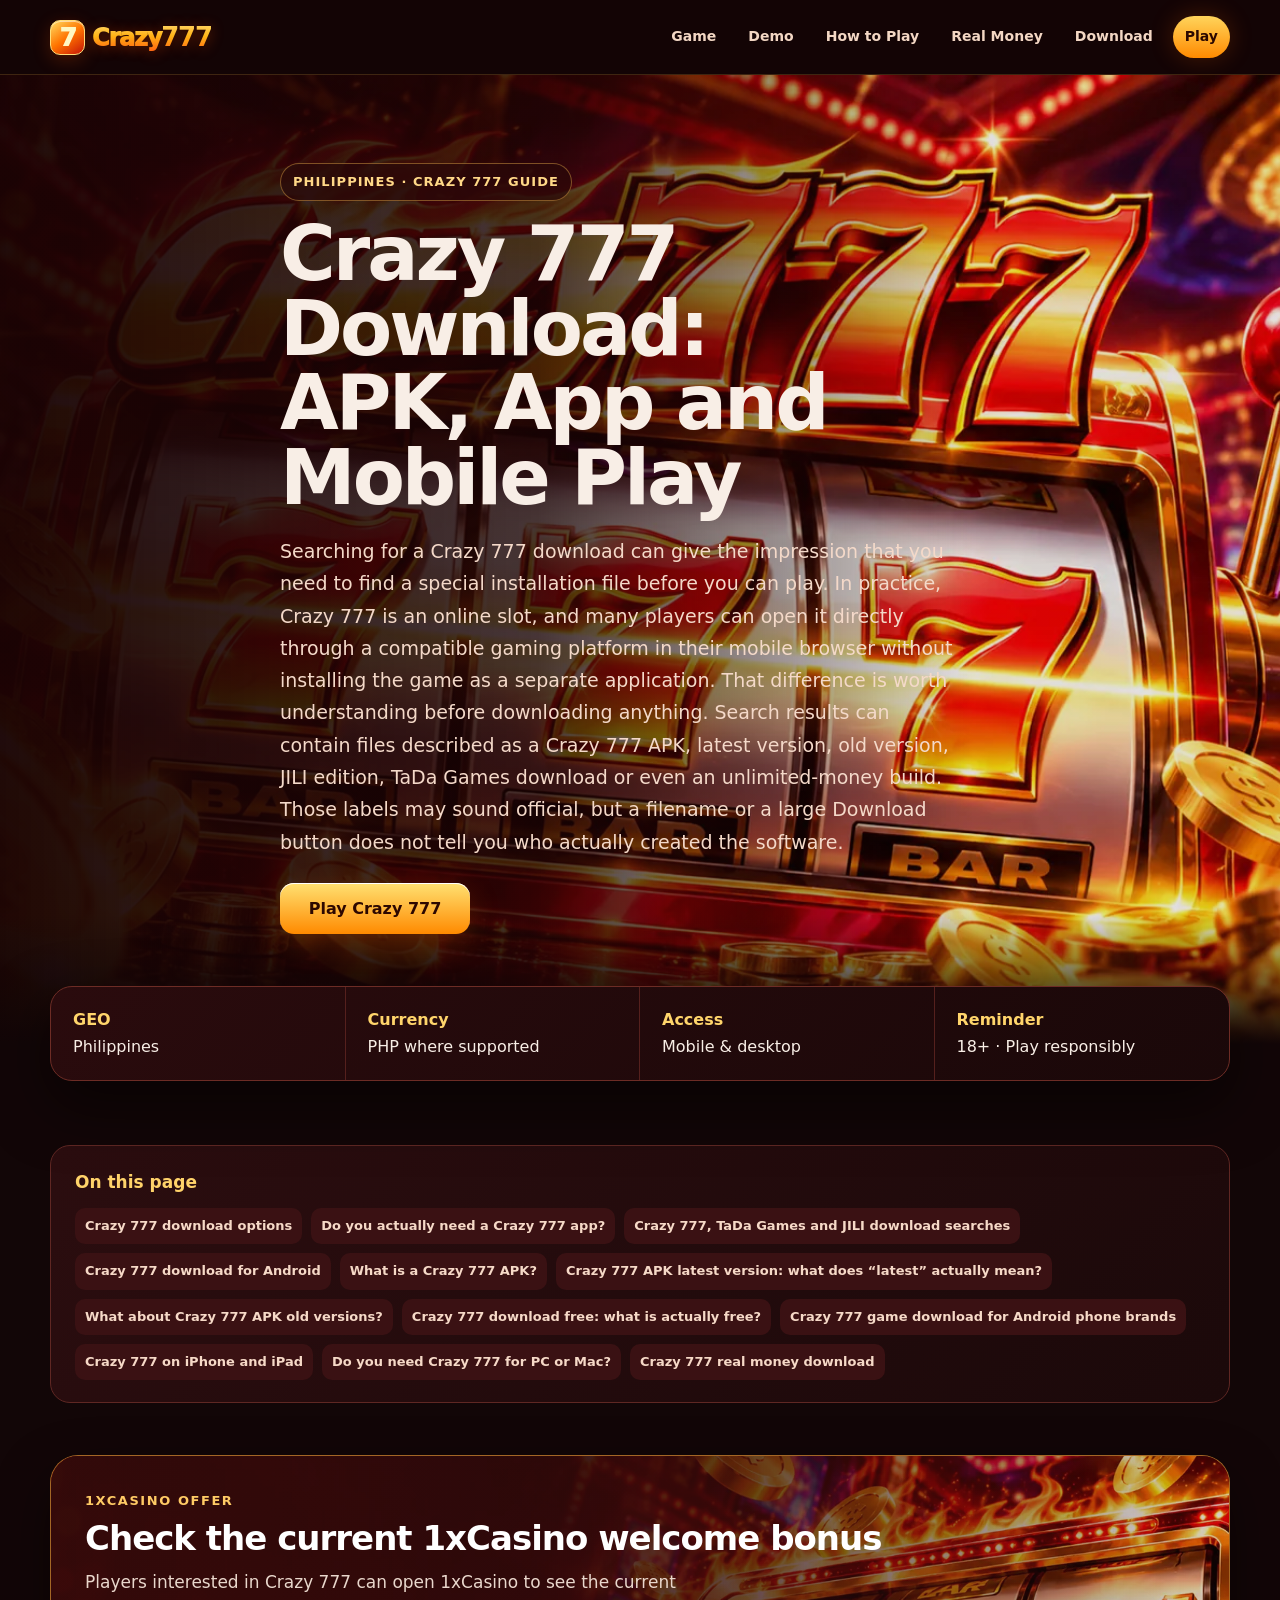
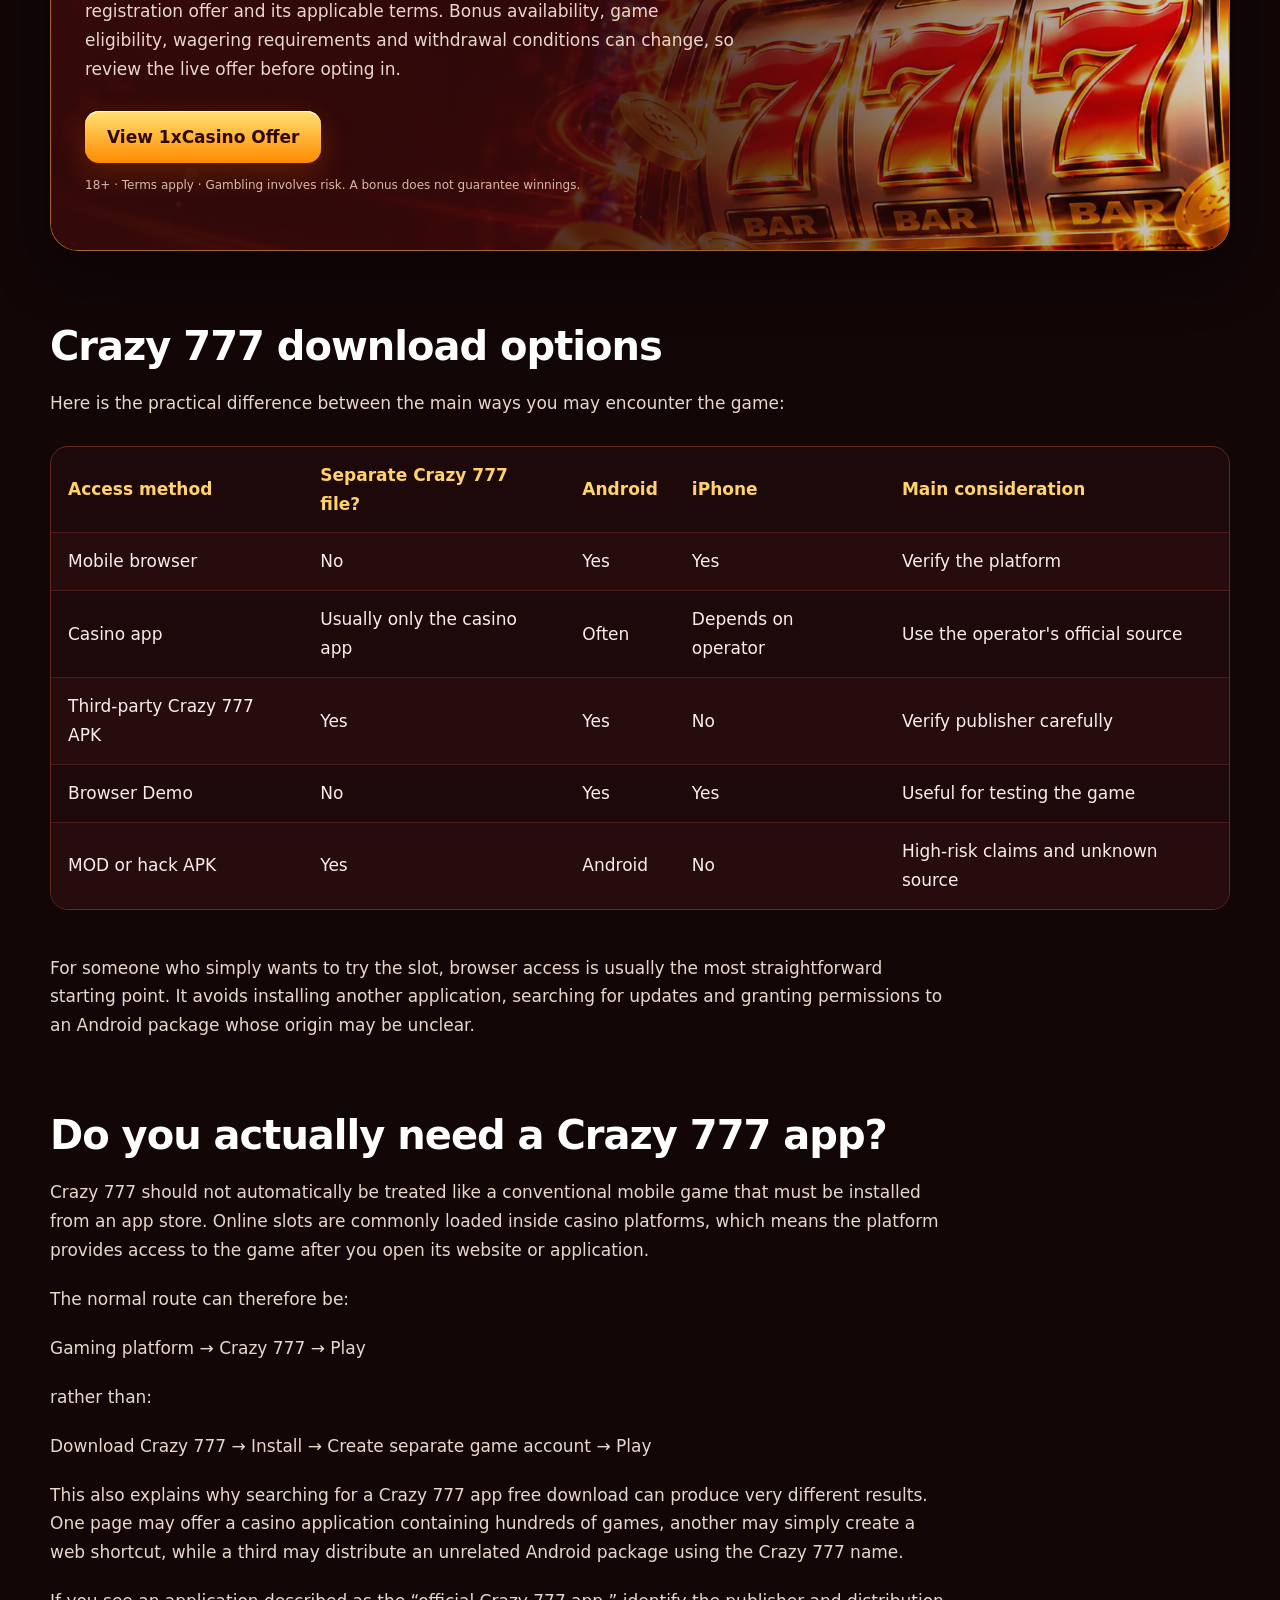
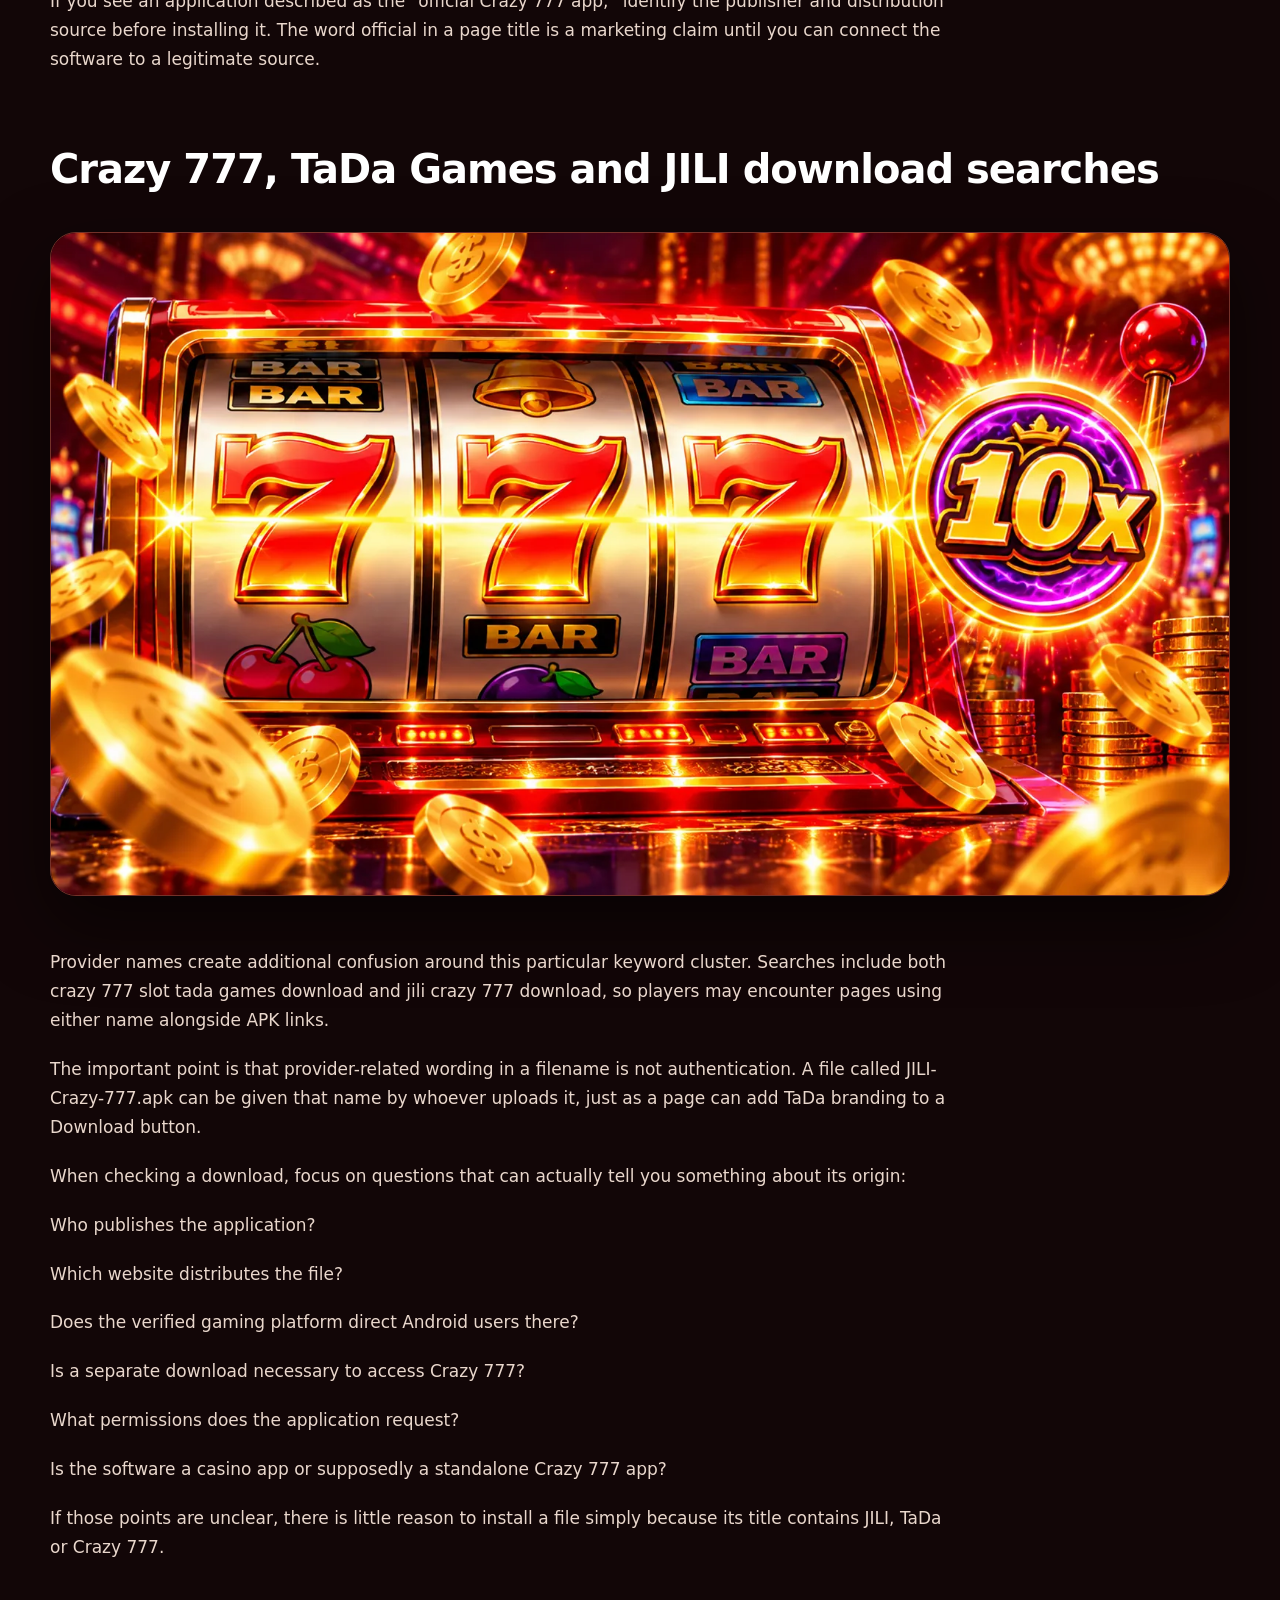
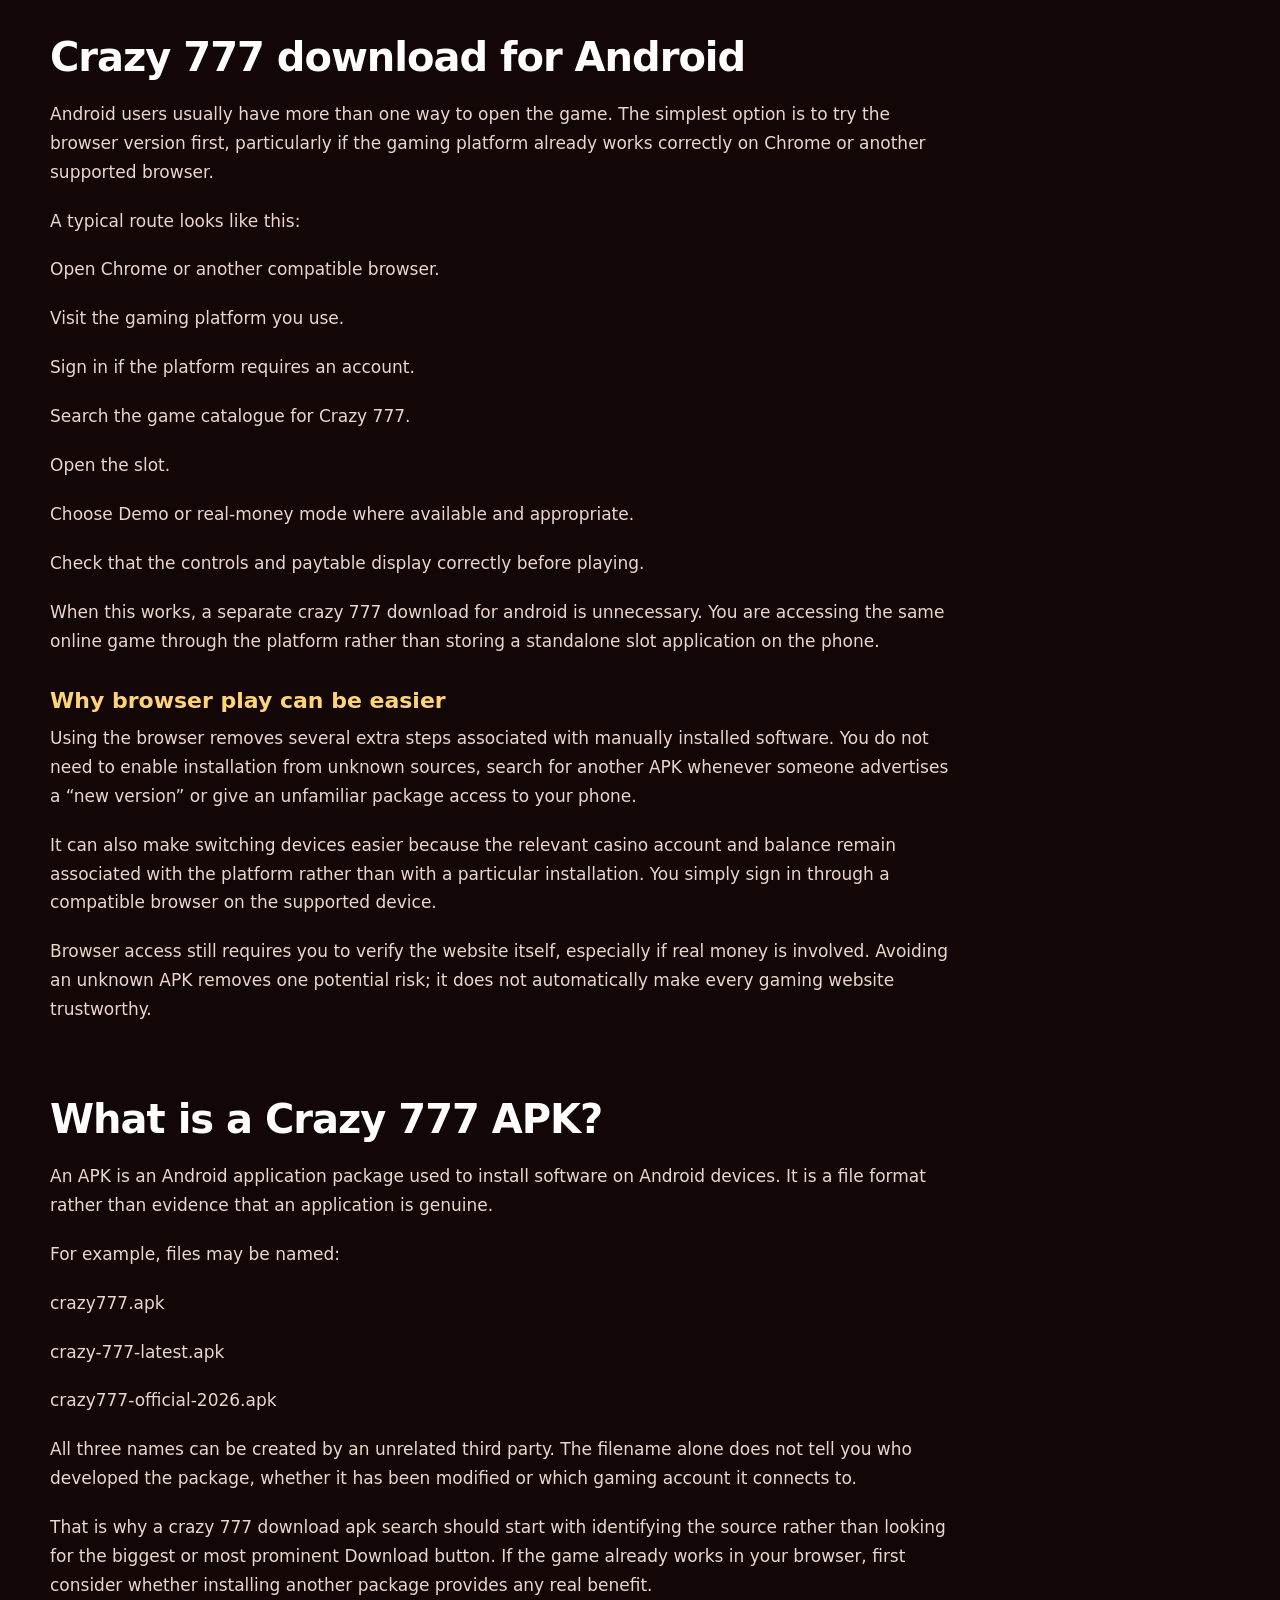
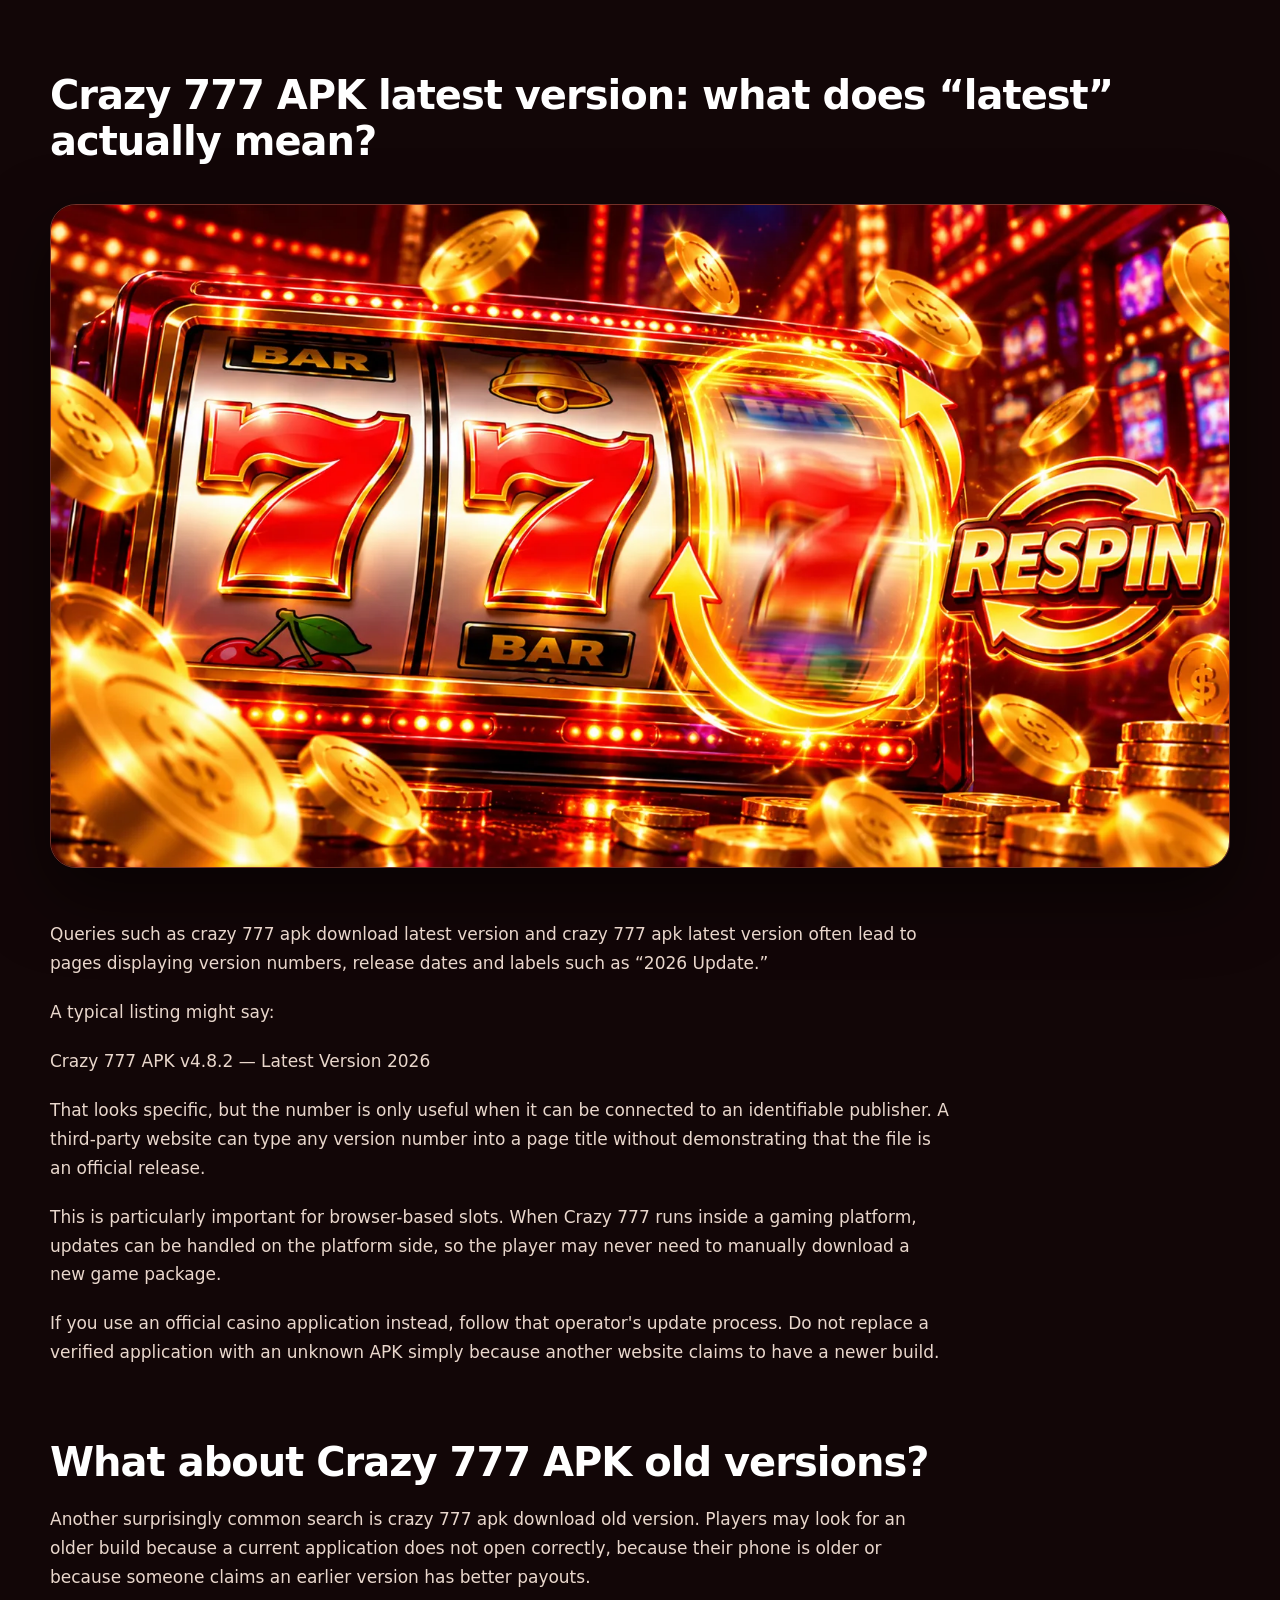
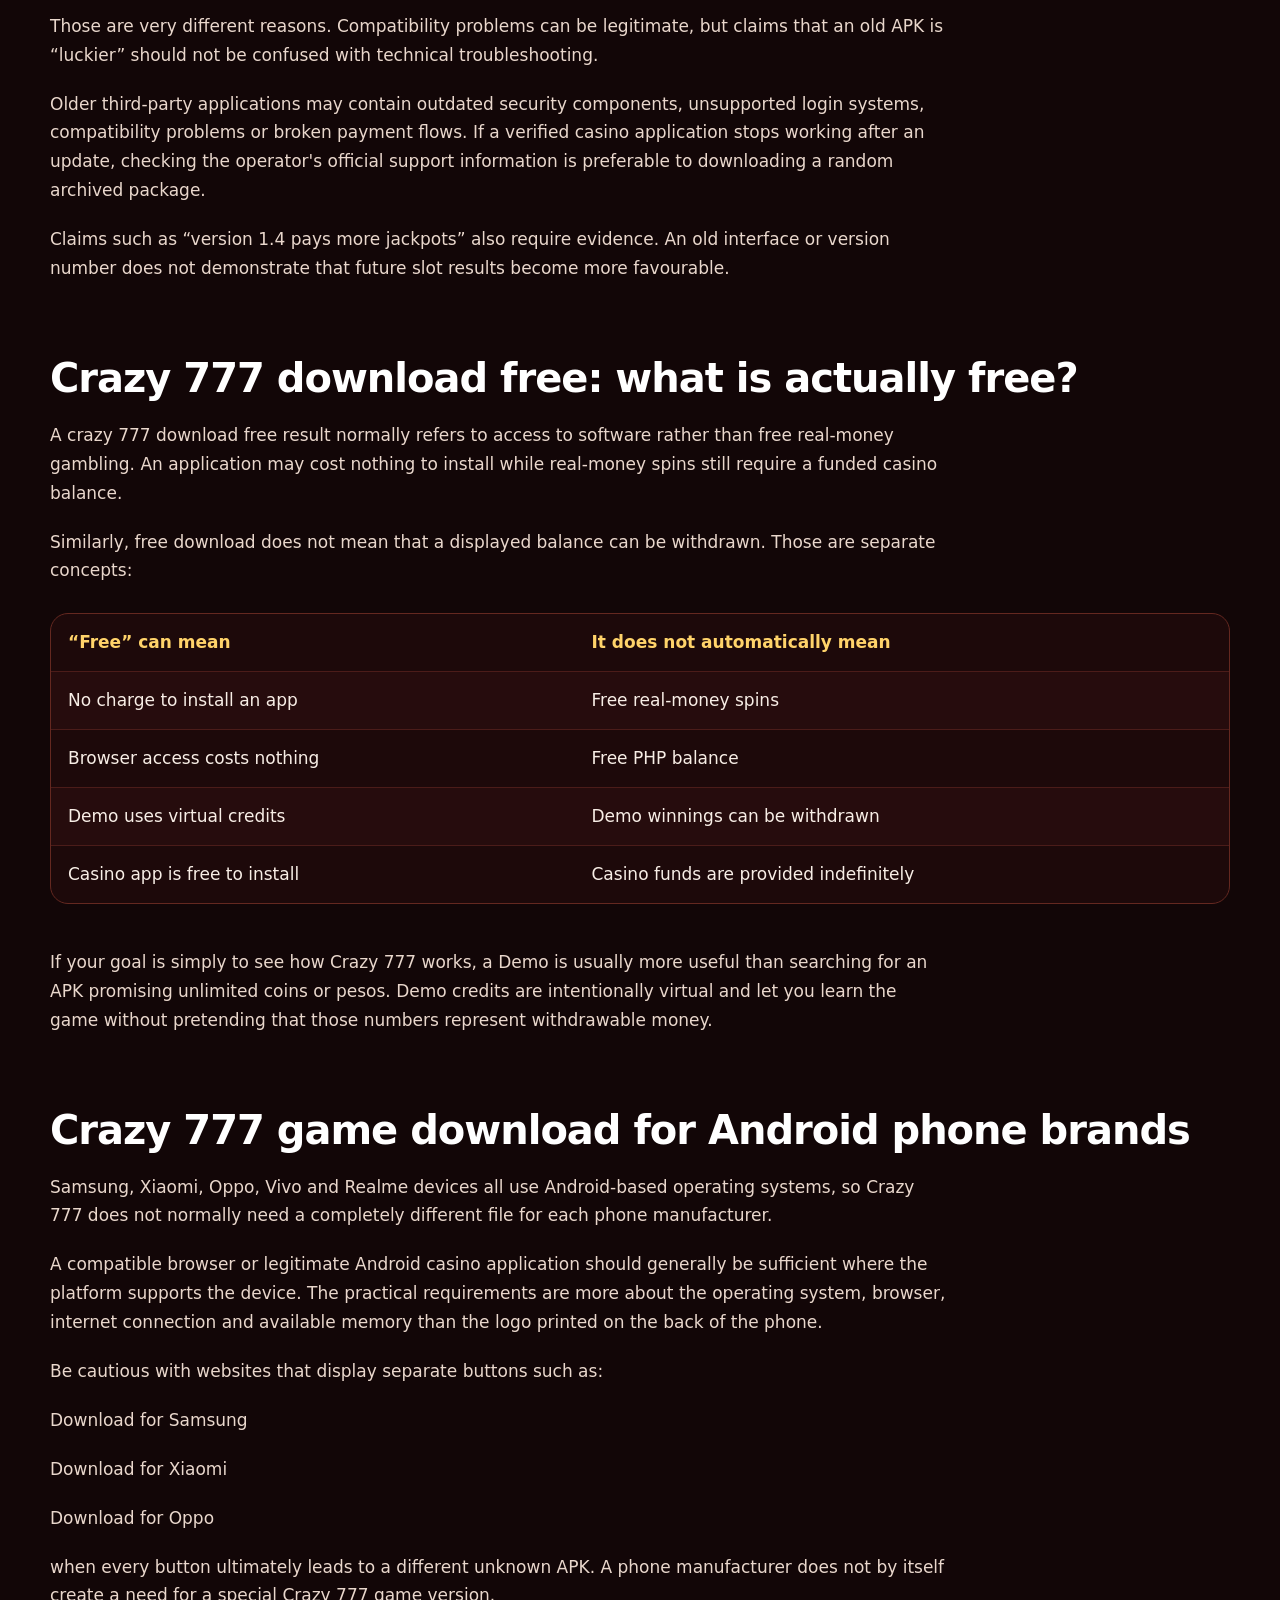
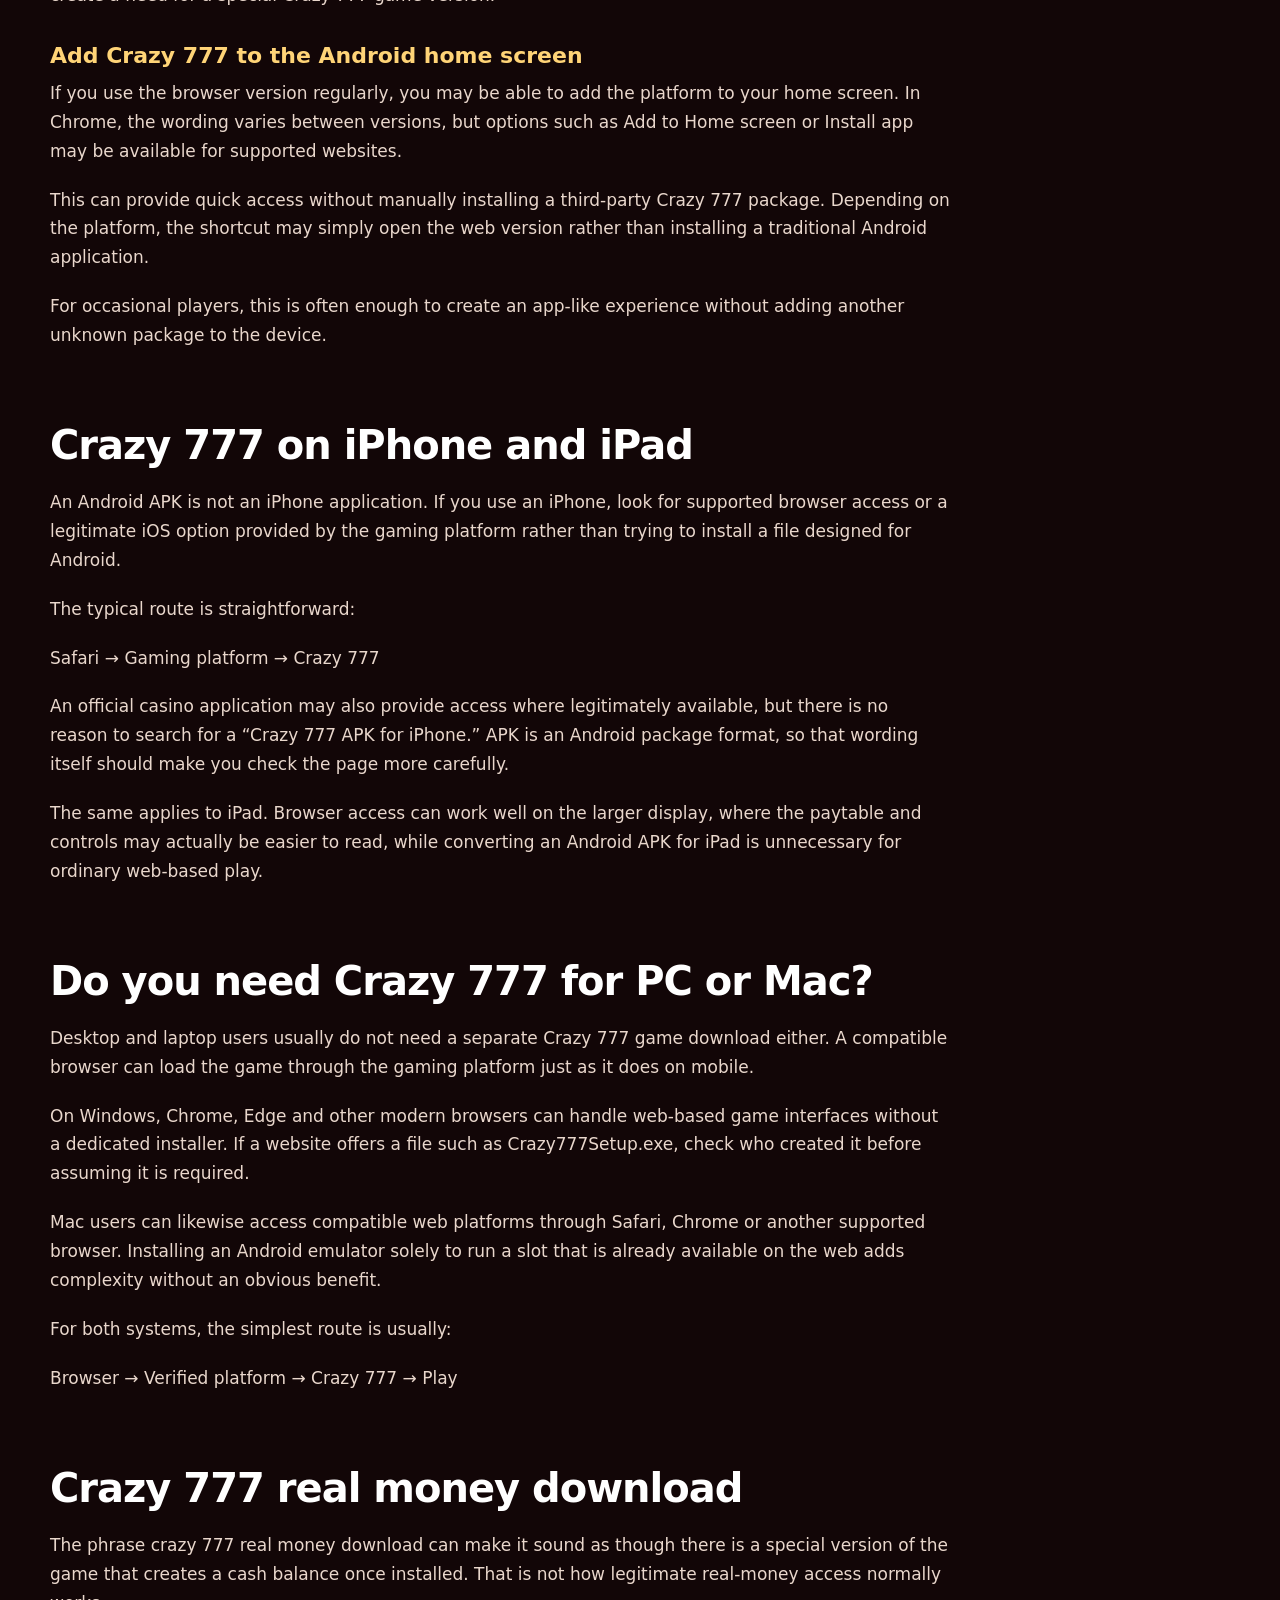
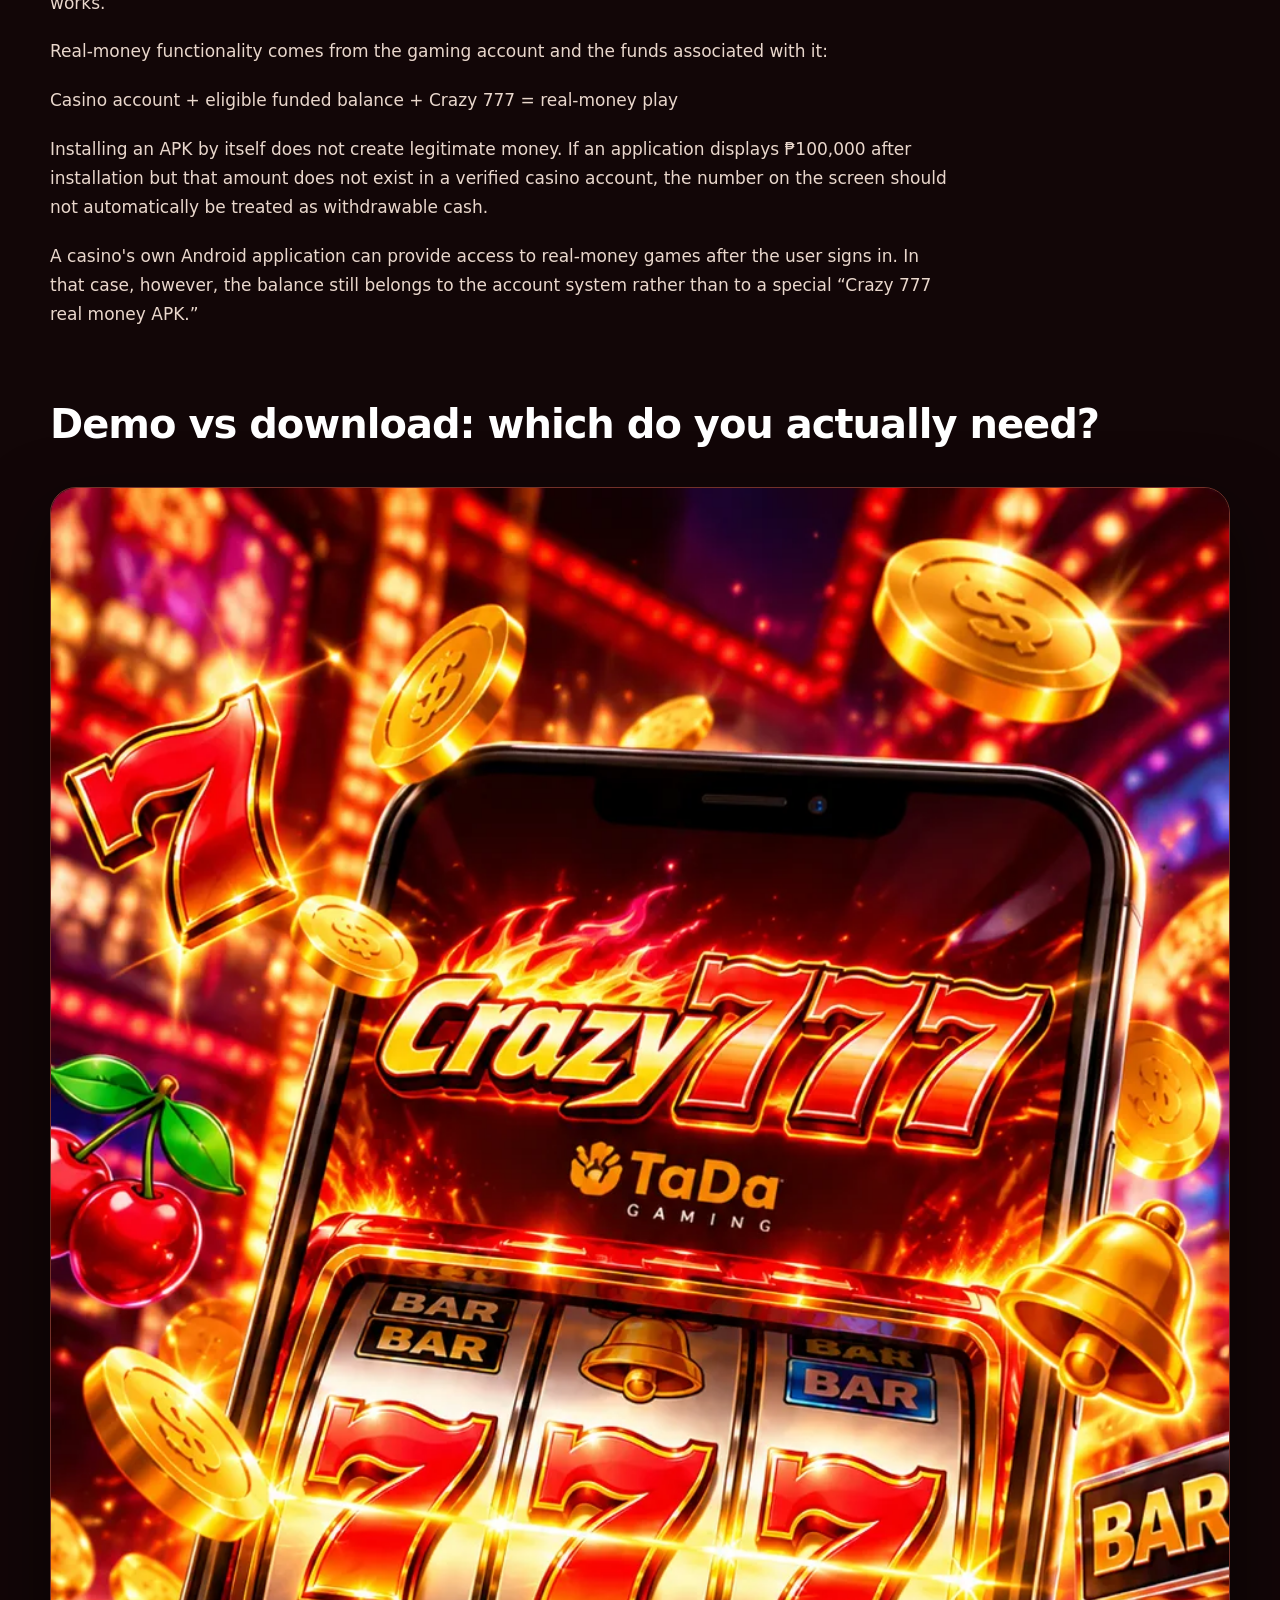
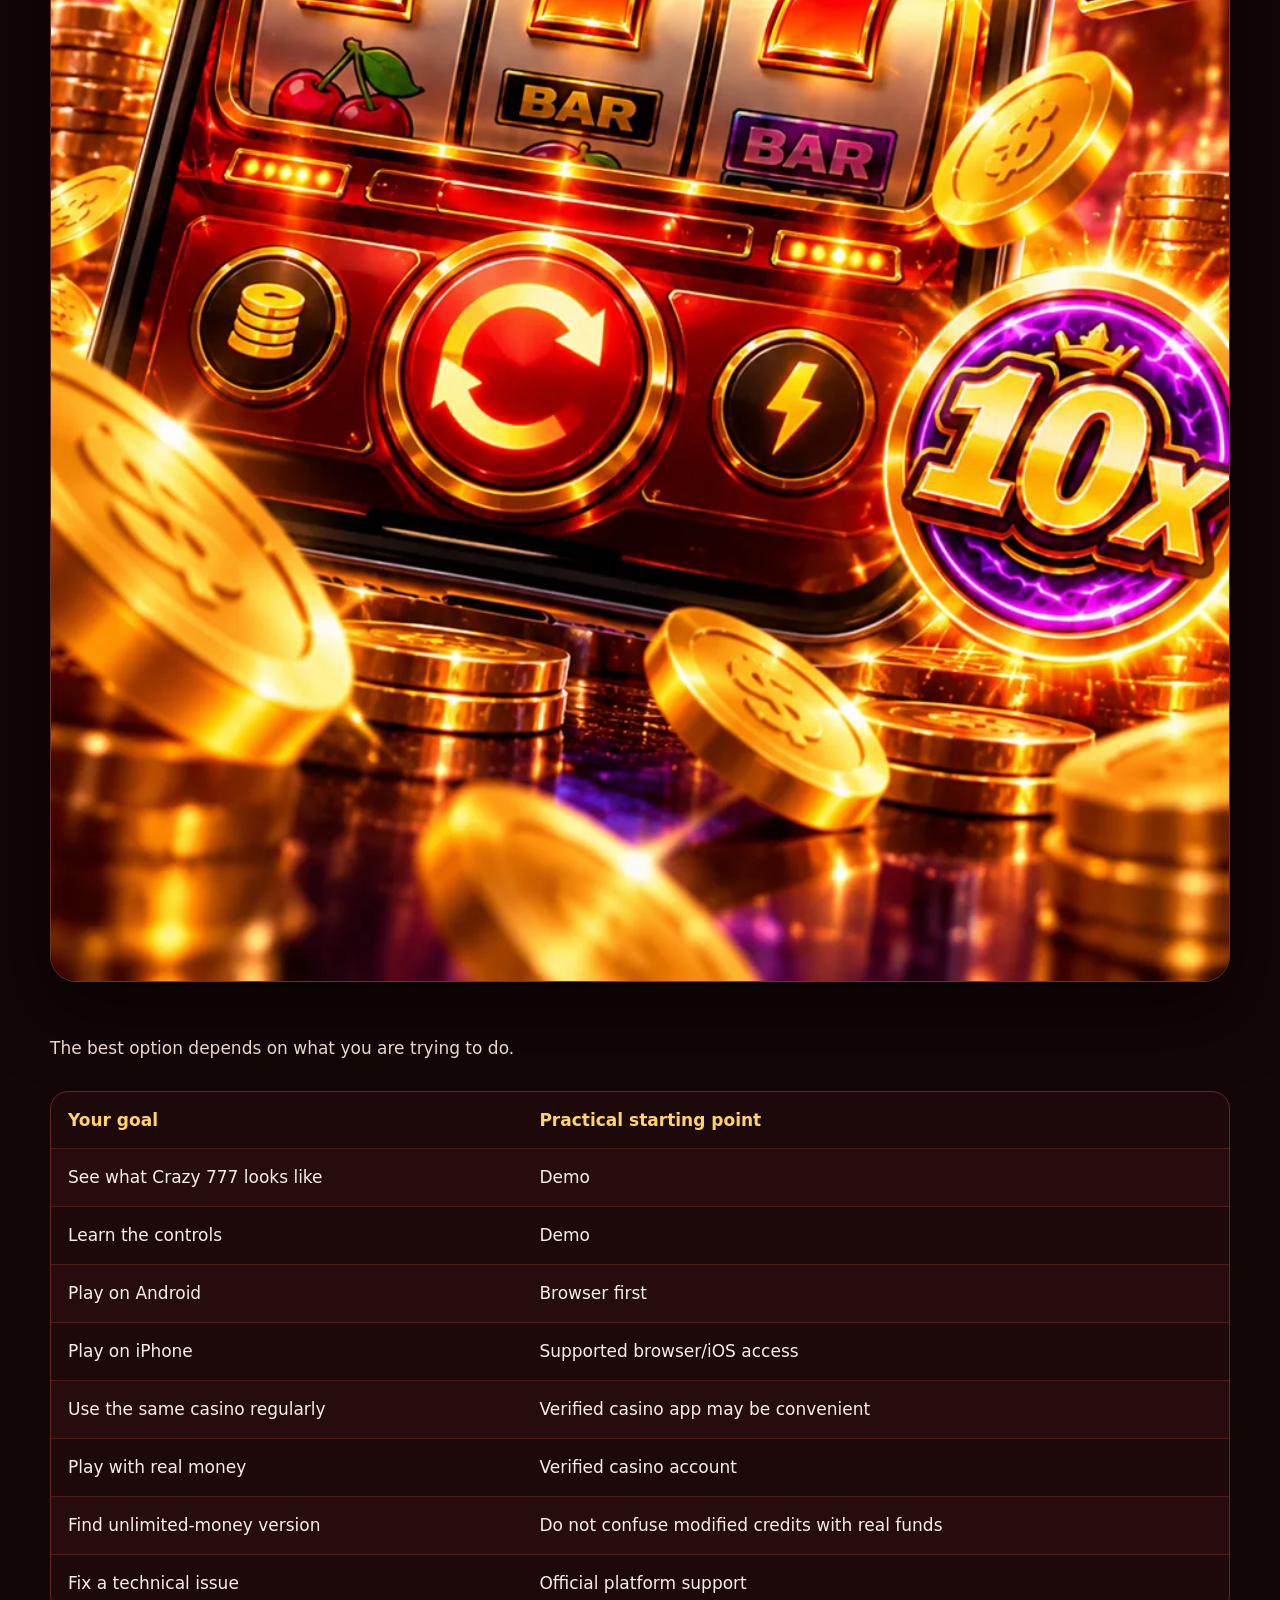
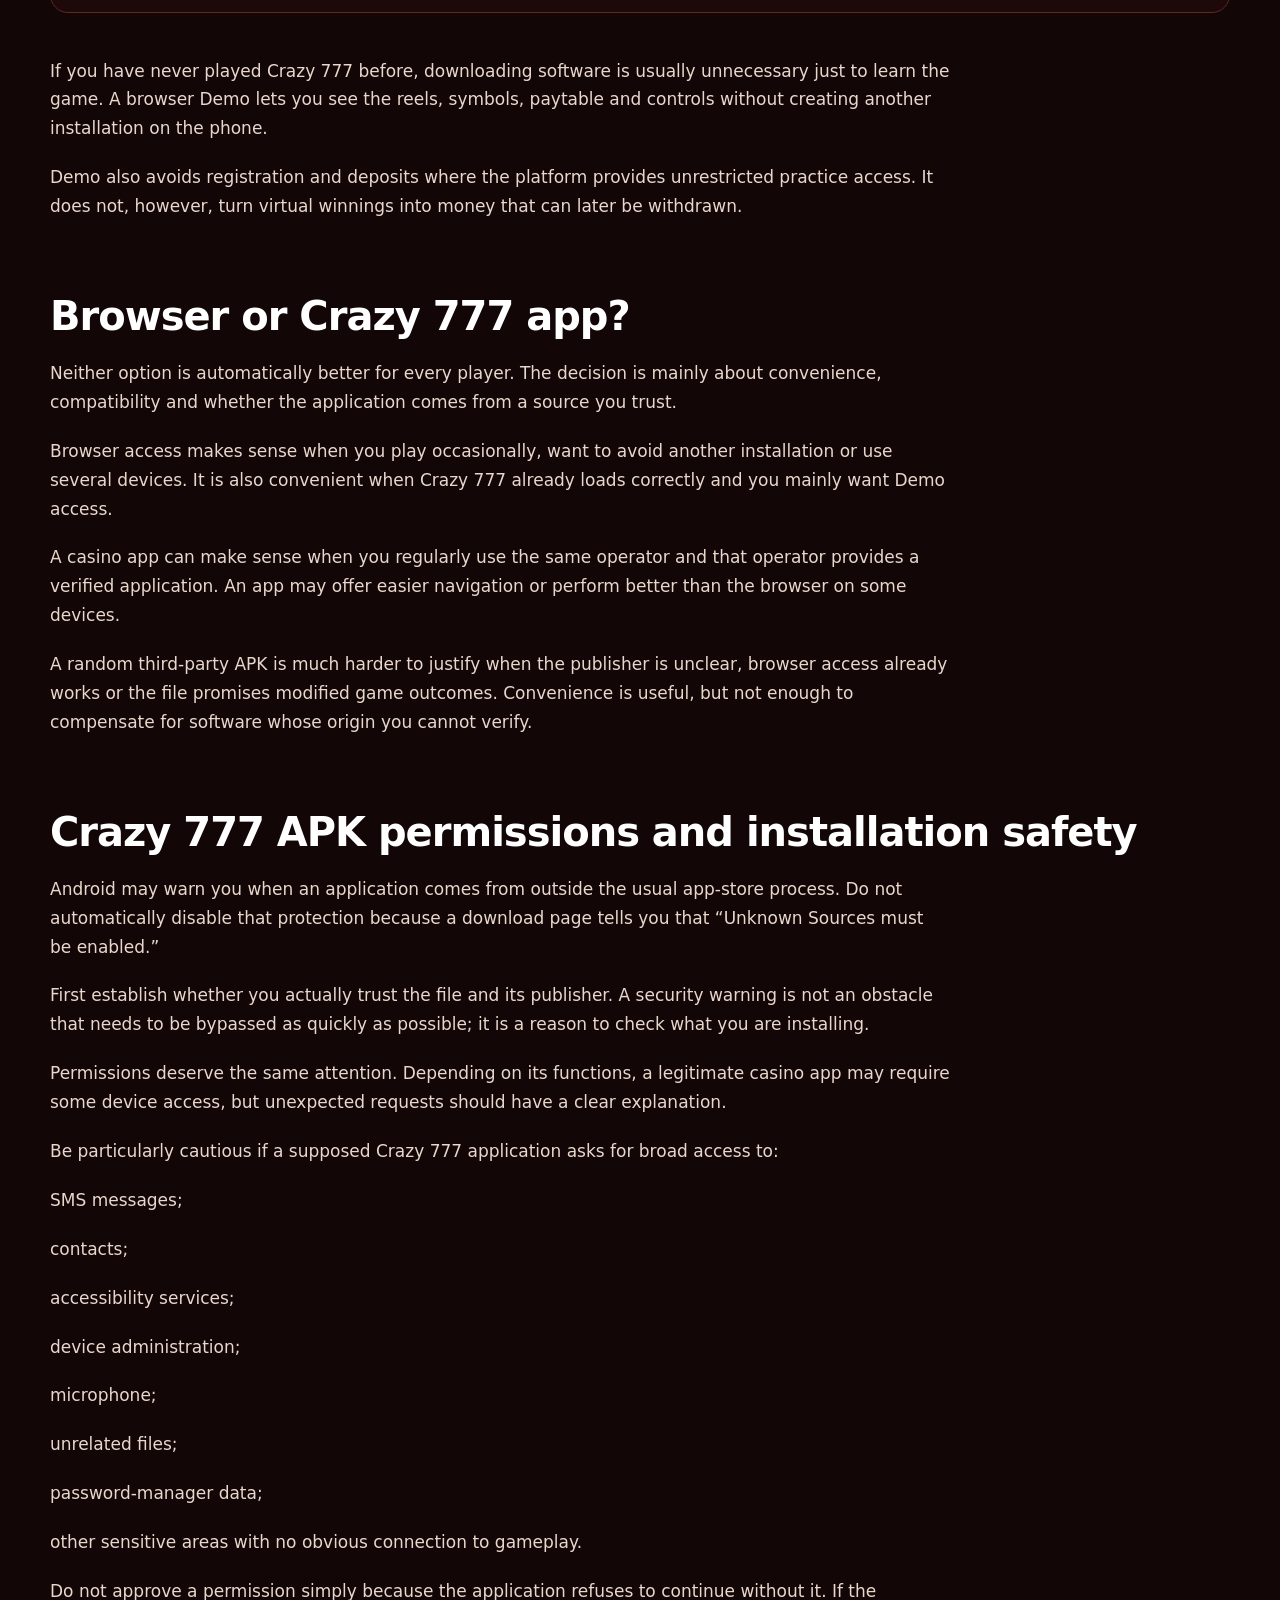
<file: crazy-777-download/index.html>
<!doctype html><html lang="en-PH"><head><meta charset="utf-8"><meta name="viewport" content="width=device-width,initial-scale=1"><title>Crazy 777 Download: APK &amp; App for Android Philippines</title><meta name="description" content="Looking for Crazy 777 download or APK? See how to play on Android and iPhone, whether you need an app and what to check before installing an APK."><meta name="robots" content="index,follow"><link rel="canonical" href="https://theredlightph.com/crazy-777-download/"><meta name="google-site-verification" content="9KcBztLnrq-bq9x8eg5gqF-JtW9DkqV1aY1myWnVCpM" /><meta property="og:type" content="article"><meta property="og:title" content="Crazy 777 Download: APK &amp; App for Android Philippines"><meta property="og:description" content="Looking for Crazy 777 download or APK? See how to play on Android and iPhone, whether you need an app and what to check before installing an APK."><meta property="og:url" content="https://theredlightph.com/crazy-777-download/"><meta property="og:image" content="https://theredlightph.com/assets/img/hero.webp"><meta name="twitter:card" content="summary_large_image"><meta name="twitter:title" content="Crazy 777 Download: APK &amp; App for Android Philippines"><meta name="twitter:description" content="Looking for Crazy 777 download or APK? See how to play on Android and iPhone, whether you need an app and what to check before installing an APK."><link rel="icon" href="/favicon.ico"><link rel="stylesheet" href="/assets/css/style.css"><script type="application/ld+json">{"@context": "https://schema.org", "@graph": [{"@type": "WebSite", "name": "Crazy 777 PH", "url": "https://theredlightph.com/"}, {"@type": "Article", "headline": "Crazy 777 Download: APK, App and Mobile Play", "description": "Looking for Crazy 777 download or APK? See how to play on Android and iPhone, whether you need an app and what to check before installing an APK.", "inLanguage": "en-PH", "mainEntityOfPage": "https://theredlightph.com/crazy-777-download/"}, {"@type": "FAQPage", "mainEntity": [{"@type": "Question", "name": "How do I download Crazy 777?", "acceptedAnswer": {"@type": "Answer", "text": "You may not need a separate Crazy 777 download at all. On compatible platforms, the slot can run directly in a mobile browser, while some casinos provide access through their own verified applications."}}, {"@type": "Question", "name": "Is there a Crazy 777 app?", "acceptedAnswer": {"@type": "Answer", "text": "Crazy 777 can be accessed through online gaming platforms and mobile browsers. A standalone application using the Crazy 777 name should not automatically be assumed to be an official game app without checking its publisher."}}, {"@type": "Question", "name": "Is there an official Crazy 777 APK?", "acceptedAnswer": {"@type": "Answer", "text": "Do not treat a random standalone APK as official based only on its filename or branding. Verify the publisher and distribution route before installing any Android package."}}, {"@type": "Question", "name": "Can I get Crazy 777 download for Android?", "acceptedAnswer": {"@type": "Answer", "text": "Android users can often open Crazy 777 directly through a compatible browser. If your gaming platform provides a legitimate Android application, use its verified download route rather than an unknown APK directory."}}, {"@type": "Question", "name": "What is a Crazy 777 APK?", "acceptedAnswer": {"@type": "Answer", "text": "APK is the package format used to install Android applications. A file containing “Crazy 777” in its name is not automatically connected to the legitimate game or a particular provider."}}, {"@type": "Question", "name": "Where can I find Crazy 777 APK download?", "acceptedAnswer": {"@type": "Answer", "text": "If the gaming platform you use requires an Android application, follow its official download instructions. Avoid choosing an APK solely because it ranks highly for the Crazy 777 keyword."}}, {"@type": "Question", "name": "What is Crazy 777 APK download latest version?", "acceptedAnswer": {"@type": "Answer", "text": "The phrase usually refers to pages advertising the newest Android build. A version number is meaningful only when you can verify which legitimate publisher released it."}}, {"@type": "Question", "name": "Can I download Crazy 777 APK old version?", "acceptedAnswer": {"@type": "Answer", "text": "Third-party archives may advertise older packages, but outdated gambling applications can create compatibility and security problems. If a verified current application fails, contact the platform before installing an old unknown build."}}, {"@type": "Question", "name": "Does an old Crazy 777 APK pay more?", "acceptedAnswer": {"@type": "Answer", "text": "An older application version should not be assumed to produce more jackpots or better slot results. A different version number or interface is not evidence of improved winning probabilities."}}, {"@type": "Question", "name": "Is Crazy 777 download free?", "acceptedAnswer": {"@type": "Answer", "text": "Browser access, Demo or an application may be free to open or install. That does not mean real-money stakes are free or that virtual credits can be withdrawn as PHP."}}, {"@type": "Question", "name": "Can I get Crazy 777 app free download?", "acceptedAnswer": {"@type": "Answer", "text": "You may encounter free casino applications or browser access offering Crazy 777. Check the publisher before installing a standalone application advertised under the game's name."}}, {"@type": "Question", "name": "What is JILI Crazy 777 download?", "acceptedAnswer": {"@type": "Answer", "text": "It is a search phrase used by people looking for mobile access to Crazy 777. The word JILI in a filename or page title should not by itself be treated as proof that the download came from a particular provider."}}, {"@type": "Question", "name": "Can I download JILI Crazy 777 APK?", "acceptedAnswer": {"@type": "Answer", "text": "Do not install a file solely because it contains JILI branding. Check the actual publisher, the domain distributing it and whether your verified gaming platform directs users to that file."}}, {"@type": "Question", "name": "What is JILI Crazy 777 APK download latest version?", "acceptedAnswer": {"@type": "Answer", "text": "It refers to searches for a current Android package using JILI and Crazy 777 terminology. A “latest version” label should be verified against a legitimate distribution source rather than accepted from the page title."}}, {"@type": "Question", "name": "Is Crazy 777 a TaDa Games slot?", "acceptedAnswer": {"@type": "Answer", "text": "The supplied source identifies Crazy 777 as a TaDa Gaming slot. When accessing the game through another platform, check the provider information displayed there rather than relying on an APK filename."}}, {"@type": "Question", "name": "Is there a Crazy 777 slot-TaDa Games download?", "acceptedAnswer": {"@type": "Answer", "text": "The game can be accessed through compatible online platforms without necessarily requiring a standalone TaDa-branded APK. Browser play may already provide full access."}}, {"@type": "Question", "name": "Can I play Crazy 777 without APK?", "acceptedAnswer": {"@type": "Answer", "text": "Yes. A compatible gaming platform can provide Crazy 777 directly in the browser, so an Android package is not always required."}}, {"@type": "Question", "name": "Can I play Crazy 777 on Chrome?", "acceptedAnswer": {"@type": "Answer", "text": "Where the gaming platform and game support the browser, Crazy 777 can run through Chrome on Android. A stable connection and reasonably current browser are normally more relevant than having a standalone slot app."}}, {"@type": "Question", "name": "Can I play Crazy 777 on Samsung?", "acceptedAnswer": {"@type": "Answer", "text": "Samsung phones use Android, so compatible browser access or a verified casino application can be used. A separate Samsung-specific Crazy 777 APK is generally unnecessary."}}, {"@type": "Question", "name": "Can I play Crazy 777 on Xiaomi, Oppo, Vivo or Realme?", "acceptedAnswer": {"@type": "Answer", "text": "These phones also use Android-based operating systems. Provided the browser or application is compatible, the manufacturer does not create a need for a completely different Crazy 777 file."}}, {"@type": "Question", "name": "Can I download Crazy 777 on iPhone?", "acceptedAnswer": {"@type": "Answer", "text": "iPhone users should use supported browser or legitimate iOS access. Android APK files cannot normally be installed as iPhone applications."}}, {"@type": "Question", "name": "Is there a Crazy 777 APK for iPhone?", "acceptedAnswer": {"@type": "Answer", "text": "APK is an Android package format. A page advertising an “iPhone APK” should therefore be checked carefully because that is not the normal iOS installation method."}}, {"@type": "Question", "name": "Can I play Crazy 777 on PC?", "acceptedAnswer": {"@type": "Answer", "text": "Crazy 777 can be accessed through compatible browser-based platforms on desktop computers. A separate Windows program is not necessarily required."}}, {"@type": "Question", "name": "Do I need a Crazy 777 Windows download?", "acceptedAnswer": {"@type": "Answer", "text": "Not normally when the game already runs in a web browser. Check the publisher before installing any .exe file advertised as a Crazy 777 PC installer."}}, {"@type": "Question", "name": "Can I play Crazy 777 on Mac?", "acceptedAnswer": {"@type": "Answer", "text": "A compatible web platform can provide Crazy 777 through Safari, Chrome or another supported browser. An Android APK is not a native macOS application."}}, {"@type": "Question", "name": "What is Crazy 777 real money download?", "acceptedAnswer": {"@type": "Answer", "text": "The phrase generally refers to accessing Crazy 777 through a gaming account funded with real money. Installing a special APK is not what makes the balance legitimate or withdrawable."}}, {"@type": "Question", "name": "Is there a Crazy 777 real money APK?", "acceptedAnswer": {"@type": "Answer", "text": "A casino application may provide access to real-money games after login, but the real balance belongs to the casino account. A standalone file does not create legitimate cash simply because it displays a peso amount."}}, {"@type": "Question", "name": "Can I withdraw money from a Crazy 777 APK?", "acceptedAnswer": {"@type": "Answer", "text": "Withdrawal depends on an eligible balance held within a legitimate gaming account. A number displayed locally by an APK is not enough to prove that corresponding funds can be withdrawn."}}, {"@type": "Question", "name": "Is Crazy 777 MOD APK safe?", "acceptedAnswer": {"@type": "Answer", "text": "A MOD APK is modified third-party software and should not be treated like a normal verified release. Claims involving unlimited money, guaranteed wins or altered reel results deserve particular caution."}}, {"@type": "Question", "name": "Does Crazy 777 unlimited money APK give real pesos?", "acceptedAnswer": {"@type": "Answer", "text": "A modified application can display a large virtual balance without those funds existing in a legitimate casino account. A visual peso amount is therefore not proof of withdrawable money."}}, {"@type": "Question", "name": "Can a Crazy 777 hack APK guarantee wins?", "acceptedAnswer": {"@type": "Answer", "text": "Claims that an Android package can guarantee future reel results go beyond normal game functionality. A “100% win” screen or promotional video does not by itself demonstrate that the software controls a legitimate online slot."}}, {"@type": "Question", "name": "Can Crazy 777 APK predict the next spin?", "acceptedAnswer": {"@type": "Answer", "text": "A third-party application's claim to know an unrevealed future result requires credible evidence. Historical patterns or a prediction screen do not establish access to the next reel outcome."}}, {"@type": "Question", "name": "Does Crazy 777 APK need my GCash password?", "acceptedAnswer": {"@type": "Answer", "text": "A Crazy 777 application does not need your GCash MPIN or OTP to improve game results. Payment information should only be entered through the appropriate verified payment process where supported."}}, {"@type": "Question", "name": "How do I update Crazy 777?", "acceptedAnswer": {"@type": "Answer", "text": "Browser players can normally reopen or refresh the game without manually installing an update. If you use a casino application, follow the verified operator's official update route."}}, {"@type": "Question", "name": "Why is Crazy 777 not loading?", "acceptedAnswer": {"@type": "Answer", "text": "Check the internet connection, browser, account session and platform status first. If other games work but Crazy 777 does not, contact the platform rather than immediately installing an unknown replacement APK."}}, {"@type": "Question", "name": "Is Crazy 777 better in the app or browser?", "acceptedAnswer": {"@type": "Answer", "text": "Choose based on convenience, compatibility and whether you trust the platform. The app or browser format should not be selected on the assumption that one automatically produces better slot results."}}]}]}</script></head><body><header class="site-header"><div class="wrap head"><a class="brand logo-brand" href="/" aria-label="Crazy 777 PH home"><span class="mark7">7</span><span class="brandword">Crazy<strong>777</strong></span></a><button class="burger" aria-label="Open menu">☰</button><nav class="nav"><a href="/">Game</a><a href="/crazy-777-demo/">Demo</a><a href="/how-to-play-crazy-777/">How to Play</a><a href="/crazy-777-real-money/">Real Money</a><a href="/crazy-777-download/">Download</a><a class="play-top" href="/play/">Play</a></nav></div></header><section class="hero"><div class="wrap hero-in"><span class="eyebrow">Philippines · Crazy 777 Guide</span><h1>Crazy 777 Download: APK, App and Mobile Play</h1><p>Searching for a Crazy 777 download can give the impression that you need to find a special installation file before you can play. In practice, Crazy 777 is an online slot, and many players can open it directly through a compatible gaming platform in their mobile browser without installing the game as a separate application. That difference is worth understanding before downloading anything. Search results can contain files described as a Crazy 777 APK, latest version, old version, JILI edition, TaDa Games download or even an unlimited-money build. Those labels may sound official, but a filename or a large Download button does not tell you who actually created the software.</p><div class="hero-actions"><a class="btn btn-main" href="/play/" rel="nofollow sponsored">Play Crazy 777</a></div></div></section><div class="trustbar"><div class="wrap trustgrid"><div><b>GEO</b>Philippines</div><div><b>Currency</b>PHP where supported</div><div><b>Access</b>Mobile & desktop</div><div><b>Reminder</b>18+ · Play responsibly</div></div></div><main class="main"><article class="wrap content"><aside class="toc"><strong>On this page</strong><div class="toc-links"><a href="#crazy-777-download-options">Crazy 777 download options</a><a href="#do-you-actually-need-a-crazy-777-app">Do you actually need a Crazy 777 app?</a><a href="#crazy-777-tada-games-and-jili-download-searches">Crazy 777, TaDa Games and JILI download searches</a><a href="#crazy-777-download-for-android">Crazy 777 download for Android</a><a href="#what-is-a-crazy-777-apk">What is a Crazy 777 APK?</a><a href="#crazy-777-apk-latest-version-what-does-latest-actually-mean">Crazy 777 APK latest version: what does “latest” actually mean?</a><a href="#what-about-crazy-777-apk-old-versions">What about Crazy 777 APK old versions?</a><a href="#crazy-777-download-free-what-is-actually-free">Crazy 777 download free: what is actually free?</a><a href="#crazy-777-game-download-for-android-phone-brands">Crazy 777 game download for Android phone brands</a><a href="#crazy-777-on-iphone-and-ipad">Crazy 777 on iPhone and iPad</a><a href="#do-you-need-crazy-777-for-pc-or-mac">Do you need Crazy 777 for PC or Mac?</a><a href="#crazy-777-real-money-download">Crazy 777 real money download</a></div></aside><section class="bonus"><div class="bonus-kicker">1xCasino offer</div><h2>Check the current 1xCasino welcome bonus</h2><p>Players interested in Crazy 777 can open 1xCasino to see the current registration offer and its applicable terms. Bonus availability, game eligibility, wagering requirements and withdrawal conditions can change, so review the live offer before opting in.</p><a class="btn btn-main" href="/play/" rel="nofollow sponsored">View 1xCasino Offer</a><p class="bonus-note">18+ · Terms apply · Gambling involves risk. A bonus does not guarantee winnings.</p></section><h2 id="crazy-777-download-options">Crazy 777 download options</h2><p>Here is the practical difference between the main ways you may encounter the game:</p><div class="table-wrap"><table><tr><th>Access method</th><th>Separate Crazy 777 file?</th><th>Android</th><th>iPhone</th><th>Main consideration</th></tr><tr><td>Mobile browser</td><td>No</td><td>Yes</td><td>Yes</td><td>Verify the platform</td></tr><tr><td>Casino app</td><td>Usually only the casino app</td><td>Often</td><td>Depends on operator</td><td>Use the operator&#x27;s official source</td></tr><tr><td>Third-party Crazy 777 APK</td><td>Yes</td><td>Yes</td><td>No</td><td>Verify publisher carefully</td></tr><tr><td>Browser Demo</td><td>No</td><td>Yes</td><td>Yes</td><td>Useful for testing the game</td></tr><tr><td>MOD or hack APK</td><td>Yes</td><td>Android</td><td>No</td><td>High-risk claims and unknown source</td></tr></table></div><p>For someone who simply wants to try the slot, browser access is usually the most straightforward starting point. It avoids installing another application, searching for updates and granting permissions to an Android package whose origin may be unclear.</p><h2 id="do-you-actually-need-a-crazy-777-app">Do you actually need a Crazy 777 app?</h2><p>Crazy 777 should not automatically be treated like a conventional mobile game that must be installed from an app store. Online slots are commonly loaded inside casino platforms, which means the platform provides access to the game after you open its website or application.</p><p>The normal route can therefore be:</p><p>Gaming platform → Crazy 777 → Play</p><p>rather than:</p><p>Download Crazy 777 → Install → Create separate game account → Play</p><p>This also explains why searching for a Crazy 777 app free download can produce very different results. One page may offer a casino application containing hundreds of games, another may simply create a web shortcut, while a third may distribute an unrelated Android package using the Crazy 777 name.</p><p>If you see an application described as the “official Crazy 777 app,” identify the publisher and distribution source before installing it. The word official in a page title is a marketing claim until you can connect the software to a legitimate source.</p><h2 id="crazy-777-tada-games-and-jili-download-searches">Crazy 777, TaDa Games and JILI download searches</h2><figure class="visual"><img src="/assets/img/gameplay.webp" alt="Crazy 777 slot gameplay with classic red 7 symbols" loading="lazy"></figure><p>Provider names create additional confusion around this particular keyword cluster. Searches include both crazy 777 slot tada games download and jili crazy 777 download, so players may encounter pages using either name alongside APK links.</p><p>The important point is that provider-related wording in a filename is not authentication. A file called JILI-Crazy-777.apk can be given that name by whoever uploads it, just as a page can add TaDa branding to a Download button.</p><p>When checking a download, focus on questions that can actually tell you something about its origin:</p><p>Who publishes the application?</p><p>Which website distributes the file?</p><p>Does the verified gaming platform direct Android users there?</p><p>Is a separate download necessary to access Crazy 777?</p><p>What permissions does the application request?</p><p>Is the software a casino app or supposedly a standalone Crazy 777 app?</p><p>If those points are unclear, there is little reason to install a file simply because its title contains JILI, TaDa or Crazy 777.</p><h2 id="crazy-777-download-for-android">Crazy 777 download for Android</h2><p>Android users usually have more than one way to open the game. The simplest option is to try the browser version first, particularly if the gaming platform already works correctly on Chrome or another supported browser.</p><p>A typical route looks like this:</p><p>Open Chrome or another compatible browser.</p><p>Visit the gaming platform you use.</p><p>Sign in if the platform requires an account.</p><p>Search the game catalogue for Crazy 777.</p><p>Open the slot.</p><p>Choose Demo or real-money mode where available and appropriate.</p><p>Check that the controls and paytable display correctly before playing.</p><p>When this works, a separate crazy 777 download for android is unnecessary. You are accessing the same online game through the platform rather than storing a standalone slot application on the phone.</p><h3>Why browser play can be easier</h3><p>Using the browser removes several extra steps associated with manually installed software. You do not need to enable installation from unknown sources, search for another APK whenever someone advertises a “new version” or give an unfamiliar package access to your phone.</p><p>It can also make switching devices easier because the relevant casino account and balance remain associated with the platform rather than with a particular installation. You simply sign in through a compatible browser on the supported device.</p><p>Browser access still requires you to verify the website itself, especially if real money is involved. Avoiding an unknown APK removes one potential risk; it does not automatically make every gaming website trustworthy.</p><h2 id="what-is-a-crazy-777-apk">What is a Crazy 777 APK?</h2><p>An APK is an Android application package used to install software on Android devices. It is a file format rather than evidence that an application is genuine.</p><p>For example, files may be named:</p><p>crazy777.apk</p><p>crazy-777-latest.apk</p><p>crazy777-official-2026.apk</p><p>All three names can be created by an unrelated third party. The filename alone does not tell you who developed the package, whether it has been modified or which gaming account it connects to.</p><p>That is why a crazy 777 download apk search should start with identifying the source rather than looking for the biggest or most prominent Download button. If the game already works in your browser, first consider whether installing another package provides any real benefit.</p><h2 id="crazy-777-apk-latest-version-what-does-latest-actually-mean">Crazy 777 APK latest version: what does “latest” actually mean?</h2><figure class="visual"><img src="/assets/img/respin.webp" alt="Crazy 777 special reel and respin feature" loading="lazy"></figure><p>Queries such as crazy 777 apk download latest version and crazy 777 apk latest version often lead to pages displaying version numbers, release dates and labels such as “2026 Update.”</p><p>A typical listing might say:</p><p>Crazy 777 APK v4.8.2 — Latest Version 2026</p><p>That looks specific, but the number is only useful when it can be connected to an identifiable publisher. A third-party website can type any version number into a page title without demonstrating that the file is an official release.</p><p>This is particularly important for browser-based slots. When Crazy 777 runs inside a gaming platform, updates can be handled on the platform side, so the player may never need to manually download a new game package.</p><p>If you use an official casino application instead, follow that operator&#x27;s update process. Do not replace a verified application with an unknown APK simply because another website claims to have a newer build.</p><h2 id="what-about-crazy-777-apk-old-versions">What about Crazy 777 APK old versions?</h2><p>Another surprisingly common search is crazy 777 apk download old version. Players may look for an older build because a current application does not open correctly, because their phone is older or because someone claims an earlier version has better payouts.</p><p>Those are very different reasons. Compatibility problems can be legitimate, but claims that an old APK is “luckier” should not be confused with technical troubleshooting.</p><p>Older third-party applications may contain outdated security components, unsupported login systems, compatibility problems or broken payment flows. If a verified casino application stops working after an update, checking the operator&#x27;s official support information is preferable to downloading a random archived package.</p><p>Claims such as “version 1.4 pays more jackpots” also require evidence. An old interface or version number does not demonstrate that future slot results become more favourable.</p><h2 id="crazy-777-download-free-what-is-actually-free">Crazy 777 download free: what is actually free?</h2><p>A crazy 777 download free result normally refers to access to software rather than free real-money gambling. An application may cost nothing to install while real-money spins still require a funded casino balance.</p><p>Similarly, free download does not mean that a displayed balance can be withdrawn. Those are separate concepts:</p><div class="table-wrap"><table><tr><th>“Free” can mean</th><th>It does not automatically mean</th></tr><tr><td>No charge to install an app</td><td>Free real-money spins</td></tr><tr><td>Browser access costs nothing</td><td>Free PHP balance</td></tr><tr><td>Demo uses virtual credits</td><td>Demo winnings can be withdrawn</td></tr><tr><td>Casino app is free to install</td><td>Casino funds are provided indefinitely</td></tr></table></div><p>If your goal is simply to see how Crazy 777 works, a Demo is usually more useful than searching for an APK promising unlimited coins or pesos. Demo credits are intentionally virtual and let you learn the game without pretending that those numbers represent withdrawable money.</p><h2 id="crazy-777-game-download-for-android-phone-brands">Crazy 777 game download for Android phone brands</h2><p>Samsung, Xiaomi, Oppo, Vivo and Realme devices all use Android-based operating systems, so Crazy 777 does not normally need a completely different file for each phone manufacturer.</p><p>A compatible browser or legitimate Android casino application should generally be sufficient where the platform supports the device. The practical requirements are more about the operating system, browser, internet connection and available memory than the logo printed on the back of the phone.</p><p>Be cautious with websites that display separate buttons such as:</p><p>Download for Samsung</p><p>Download for Xiaomi</p><p>Download for Oppo</p><p>when every button ultimately leads to a different unknown APK. A phone manufacturer does not by itself create a need for a special Crazy 777 game version.</p><h3>Add Crazy 777 to the Android home screen</h3><p>If you use the browser version regularly, you may be able to add the platform to your home screen. In Chrome, the wording varies between versions, but options such as Add to Home screen or Install app may be available for supported websites.</p><p>This can provide quick access without manually installing a third-party Crazy 777 package. Depending on the platform, the shortcut may simply open the web version rather than installing a traditional Android application.</p><p>For occasional players, this is often enough to create an app-like experience without adding another unknown package to the device.</p><h2 id="crazy-777-on-iphone-and-ipad">Crazy 777 on iPhone and iPad</h2><p>An Android APK is not an iPhone application. If you use an iPhone, look for supported browser access or a legitimate iOS option provided by the gaming platform rather than trying to install a file designed for Android.</p><p>The typical route is straightforward:</p><p>Safari → Gaming platform → Crazy 777</p><p>An official casino application may also provide access where legitimately available, but there is no reason to search for a “Crazy 777 APK for iPhone.” APK is an Android package format, so that wording itself should make you check the page more carefully.</p><p>The same applies to iPad. Browser access can work well on the larger display, where the paytable and controls may actually be easier to read, while converting an Android APK for iPad is unnecessary for ordinary web-based play.</p><h2 id="do-you-need-crazy-777-for-pc-or-mac">Do you need Crazy 777 for PC or Mac?</h2><p>Desktop and laptop users usually do not need a separate Crazy 777 game download either. A compatible browser can load the game through the gaming platform just as it does on mobile.</p><p>On Windows, Chrome, Edge and other modern browsers can handle web-based game interfaces without a dedicated installer. If a website offers a file such as Crazy777Setup.exe, check who created it before assuming it is required.</p><p>Mac users can likewise access compatible web platforms through Safari, Chrome or another supported browser. Installing an Android emulator solely to run a slot that is already available on the web adds complexity without an obvious benefit.</p><p>For both systems, the simplest route is usually:</p><p>Browser → Verified platform → Crazy 777 → Play</p><h2 id="crazy-777-real-money-download">Crazy 777 real money download</h2><p>The phrase crazy 777 real money download can make it sound as though there is a special version of the game that creates a cash balance once installed. That is not how legitimate real-money access normally works.</p><p>Real-money functionality comes from the gaming account and the funds associated with it:</p><p>Casino account + eligible funded balance + Crazy 777 = real-money play</p><p>Installing an APK by itself does not create legitimate money. If an application displays ₱100,000 after installation but that amount does not exist in a verified casino account, the number on the screen should not automatically be treated as withdrawable cash.</p><p>A casino&#x27;s own Android application can provide access to real-money games after the user signs in. In that case, however, the balance still belongs to the account system rather than to a special “Crazy 777 real money APK.”</p><h2 id="demo-vs-download-which-do-you-actually-need">Demo vs download: which do you actually need?</h2><figure class="visual"><img src="/assets/img/mobile.webp" alt="Crazy 777 mobile gameplay on a smartphone" loading="lazy"></figure><p>The best option depends on what you are trying to do.</p><div class="table-wrap"><table><tr><th>Your goal</th><th>Practical starting point</th></tr><tr><td>See what Crazy 777 looks like</td><td>Demo</td></tr><tr><td>Learn the controls</td><td>Demo</td></tr><tr><td>Play on Android</td><td>Browser first</td></tr><tr><td>Play on iPhone</td><td>Supported browser/iOS access</td></tr><tr><td>Use the same casino regularly</td><td>Verified casino app may be convenient</td></tr><tr><td>Play with real money</td><td>Verified casino account</td></tr><tr><td>Find unlimited-money version</td><td>Do not confuse modified credits with real funds</td></tr><tr><td>Fix a technical issue</td><td>Official platform support</td></tr></table></div><p>If you have never played Crazy 777 before, downloading software is usually unnecessary just to learn the game. A browser Demo lets you see the reels, symbols, paytable and controls without creating another installation on the phone.</p><p>Demo also avoids registration and deposits where the platform provides unrestricted practice access. It does not, however, turn virtual winnings into money that can later be withdrawn.</p><h2 id="browser-or-crazy-777-app">Browser or Crazy 777 app?</h2><p>Neither option is automatically better for every player. The decision is mainly about convenience, compatibility and whether the application comes from a source you trust.</p><p>Browser access makes sense when you play occasionally, want to avoid another installation or use several devices. It is also convenient when Crazy 777 already loads correctly and you mainly want Demo access.</p><p>A casino app can make sense when you regularly use the same operator and that operator provides a verified application. An app may offer easier navigation or perform better than the browser on some devices.</p><p>A random third-party APK is much harder to justify when the publisher is unclear, browser access already works or the file promises modified game outcomes. Convenience is useful, but not enough to compensate for software whose origin you cannot verify.</p><h2 id="crazy-777-apk-permissions-and-installation-safety">Crazy 777 APK permissions and installation safety</h2><p>Android may warn you when an application comes from outside the usual app-store process. Do not automatically disable that protection because a download page tells you that “Unknown Sources must be enabled.”</p><p>First establish whether you actually trust the file and its publisher. A security warning is not an obstacle that needs to be bypassed as quickly as possible; it is a reason to check what you are installing.</p><p>Permissions deserve the same attention. Depending on its functions, a legitimate casino app may require some device access, but unexpected requests should have a clear explanation.</p><p>Be particularly cautious if a supposed Crazy 777 application asks for broad access to:</p><p>SMS messages;</p><p>contacts;</p><p>accessibility services;</p><p>device administration;</p><p>microphone;</p><p>unrelated files;</p><p>password-manager data;</p><p>other sensitive areas with no obvious connection to gameplay.</p><p>Do not approve a permission simply because the application refuses to continue without it. If the requested access makes little sense for the stated function, verify the software before proceeding.</p><h2 id="fake-crazy-777-apk-files-and-download-pages">Fake Crazy 777 APK files and download pages</h2><p>Popular gambling searches naturally attract pages designed around high-volume download keywords. Some imitate Crazy 777 artwork, casino branding, JILI or TaDa terminology and even familiar app-store buttons.</p><p>The page may look polished while still providing very little information about who created the file. Several warning signs are worth noticing:</p><p>multiple misleading Download buttons;</p><p>an automatic APK download without clear confirmation;</p><p>no identifiable developer or publisher;</p><p>no meaningful privacy information;</p><p>instructions to disable phone security;</p><p>guaranteed-win claims;</p><p>promises of unlimited withdrawable money;</p><p>requests for casino passwords or payment credentials.</p><p>The more extraordinary the promise, the more important source verification becomes. A normal application does not need to promise jackpots or manipulate slot results to justify being installed.</p><h2 id="crazy-777-mod-apk-hacks-and-unlimited-money">Crazy 777 MOD APK, hacks and unlimited money</h2><section class="bonus"><div class="bonus-kicker">1xCasino offer</div><h2>Check the current 1xCasino welcome bonus</h2><p>Players interested in Crazy 777 can open 1xCasino to see the current registration offer and its applicable terms. Bonus availability, game eligibility, wagering requirements and withdrawal conditions can change, so review the live offer before opting in.</p><a class="btn btn-main" href="/play/" rel="nofollow sponsored">View 1xCasino Offer</a><p class="bonus-note">18+ · Terms apply · Gambling involves risk. A bonus does not guarantee winnings.</p></section><p>A MOD APK is a modified Android application rather than a normal unmodified release. Crazy 777 MOD pages may advertise unlimited coins, forced 777 symbols, higher RTP, unlocked multipliers, guaranteed jackpots or a no-loss mode.</p><p>Even if a modified application changes what appears locally on your screen, that does not establish that the corresponding amount exists in a legitimate casino account.</p><p>Imagine the app displays:</p><p>Balance: ₱9,999,999</p><p>That number can be generated by the software itself. For it to represent legitimate real-money funds, the balance would need to exist within the actual account system and be subject to the operator&#x27;s normal transaction and withdrawal process.</p><p>The same problem applies to claims about a Crazy 777 hack APK that can force winning symbols or predict the next spin. A screen saying “100% WIN” demonstrates what the application displays, not that it controls an unrevealed result on a legitimate gaming platform.</p><p>Do not provide casino credentials, OTPs, GCash information or Maya details to an application claiming those details are needed to activate a winning algorithm.</p><h2 id="can-an-apk-change-crazy-777-rtp">Can an APK change Crazy 777 RTP?</h2><p>A third-party Android package should not be assumed to give the player control over the mathematical configuration of a genuine online game.</p><p>Some download pages advertise something like:</p><p>Normal RTP: X%
MOD RTP: 200%</p><p>Before taking such a statement seriously, ask what exactly the software is modifying. If it is simply running a local simulation, the displayed results and balance may have no relationship to a legitimate casino account.</p><p>If the application instead claims to manipulate a real casino remotely, that is an even stronger technical claim and requires credible evidence. Installing unknown software because it advertises a higher RTP is not the same as verifying that the underlying game has actually changed.</p><h2 id="crazy-777-apk-and-gcash-or-maya">Crazy 777 APK and GCash or Maya</h2><p>A Crazy 777 APK does not need your GCash MPIN or Maya credentials to improve slot results. Where an eligible gaming platform supports these payment methods, transactions are handled through the platform&#x27;s payment process rather than through a secret feature inside the game.</p><p>Be cautious if an APK or supposed gaming agent asks you to enter an MPIN directly, share an OTP in chat or transfer money to a personal number to activate the application.</p><p>The same applies to requests for a fee to unlock Demo winnings or convert an unlimited-money balance into real pesos. A local number displayed by an application is not proof that corresponding funds exist in a legitimate account.</p><p>Keeping payment credentials separate from unknown software is especially important on a phone that may also contain your banking, GCash or Maya applications.</p><h2 id="crazy-777-app-login-and-registration">Crazy 777 app login and registration</h2><div class="symbol-row"><div class="symbol-card"><img src="/assets/img/seven.webp" alt="Crazy 777 red seven symbol" loading="lazy"><div><b>Classic 7 symbol</b><span>A central visual element in the slot.</span></div></div><div class="symbol-card"><img src="/assets/img/mult.webp" alt="Crazy 777 10x multiplier symbol" loading="lazy"><div><b>Multiplier visual</b><span>Check the game rules for how multipliers apply.</span></div></div></div><p>When Crazy 777 is accessed through a casino application, the login normally belongs to the casino account. The same account can hold your PHP balance, transaction history, promotional funds and access to multiple games.</p><p>Conceptually, the route is:</p><p>Casino account → Crazy 777</p><p>rather than:</p><p>Casino account → New Crazy 777 account → Separate wallet</p><p>Understanding that structure makes fake login pages easier to recognise. A third-party application asking you to create another mysterious wallet or provide the password from an existing casino account deserves additional scrutiny.</p><p>If you only want to test the slot, look for Demo access before registering. Where unrestricted Demo is available, you may be able to learn the game without creating an account or installing anything.</p><h2 id="crazy-777-not-loading-try-this-before-another-download">Crazy 777 not loading: try this before another download</h2><p>A game that fails to open does not automatically mean you need a new APK. Browser problems, unstable internet, an expired session, platform maintenance or temporary game availability can all produce loading issues.</p><p>Start with simple checks:</p><p>Refresh the page and reopen Crazy 777.</p><p>Check the internet connection.</p><p>Close unnecessary browser tabs.</p><p>Make sure the browser is reasonably current.</p><p>Sign out and back in if the platform session has expired.</p><p>Try the verified platform in another compatible browser.</p><p>Check whether other games on the same platform work.</p><p>Contact the operator if the problem continues.</p><p>If every other game works and only Crazy 777 fails to load, the platform or game integration may be experiencing an issue. Downloading a “fixed Crazy 777 APK” from an unrelated website is not a sensible first troubleshooting step.</p><h3>What if the casino app will not open?</h3><p>If you are using a verified casino application, restart it and check whether the same publisher provides an official update. Browser access can also be a temporary alternative while an application problem is being resolved.</p><p>Do not search for a replacement APK solely because the current app displays an error. An unrelated file may create a much larger problem than the one you were originally trying to solve.</p><h2 id="how-to-update-or-remove-crazy-777-access">How to update or remove Crazy 777 access</h2><p>Browser players normally do not need to manually update the slot. Reopening Crazy 777 through the platform generally loads the version currently being served there.</p><p>If you use a verified casino application, follow that operator&#x27;s official update instructions. When an update is required, check that the new package comes from the same legitimate source rather than installing the first result for “Crazy 777 update APK.”</p><p>Removing an Android application is normally done through the phone&#x27;s Apps settings. If you only created a browser shortcut, there may be no standalone game package to uninstall.</p><p>Remember that uninstalling an application does not necessarily close the casino account associated with it. Account closure is a separate process handled by the operator.</p><h2 id="crazy-777-download-safety-checklist">Crazy 777 download safety checklist</h2><p>Before installing anything described as a Crazy 777 app or APK, run through a few basic questions:</p><p>Can I already open Crazy 777 in my browser?</p><p>Do I actually need a separate application?</p><p>Do I know who published the APK?</p><p>Did a verified operator provide the download route?</p><p>Does the app request permissions that make sense?</p><p>Is the page promising guaranteed wins?</p><p>Does it claim to provide unlimited withdrawable money?</p><p>Is it asking for GCash or Maya credentials?</p><p>Am I being instructed to disable phone security?</p><p>Can I identify which account the application connects to?</p><p>If several of those questions produce uncomfortable answers, there is no need to rush the installation. Browser access or Demo may already provide everything you were looking for without adding unknown software to the phone.</p><h2 id="faq" class="faq">FAQ</h2><h3>How do I download Crazy 777?</h3><p>You may not need a separate Crazy 777 download at all. On compatible platforms, the slot can run directly in a mobile browser, while some casinos provide access through their own verified applications.</p><h3>Is there a Crazy 777 app?</h3><p>Crazy 777 can be accessed through online gaming platforms and mobile browsers. A standalone application using the Crazy 777 name should not automatically be assumed to be an official game app without checking its publisher.</p><h3>Is there an official Crazy 777 APK?</h3><p>Do not treat a random standalone APK as official based only on its filename or branding. Verify the publisher and distribution route before installing any Android package.</p><h3>Can I get Crazy 777 download for Android?</h3><p>Android users can often open Crazy 777 directly through a compatible browser. If your gaming platform provides a legitimate Android application, use its verified download route rather than an unknown APK directory.</p><h3>What is a Crazy 777 APK?</h3><p>APK is the package format used to install Android applications. A file containing “Crazy 777” in its name is not automatically connected to the legitimate game or a particular provider.</p><h3>Where can I find Crazy 777 APK download?</h3><p>If the gaming platform you use requires an Android application, follow its official download instructions. Avoid choosing an APK solely because it ranks highly for the Crazy 777 keyword.</p><h3>What is Crazy 777 APK download latest version?</h3><p>The phrase usually refers to pages advertising the newest Android build. A version number is meaningful only when you can verify which legitimate publisher released it.</p><h3>Can I download Crazy 777 APK old version?</h3><p>Third-party archives may advertise older packages, but outdated gambling applications can create compatibility and security problems. If a verified current application fails, contact the platform before installing an old unknown build.</p><h3>Does an old Crazy 777 APK pay more?</h3><p>An older application version should not be assumed to produce more jackpots or better slot results. A different version number or interface is not evidence of improved winning probabilities.</p><h3>Is Crazy 777 download free?</h3><p>Browser access, Demo or an application may be free to open or install. That does not mean real-money stakes are free or that virtual credits can be withdrawn as PHP.</p><h3>Can I get Crazy 777 app free download?</h3><p>You may encounter free casino applications or browser access offering Crazy 777. Check the publisher before installing a standalone application advertised under the game&#x27;s name.</p><h3>What is JILI Crazy 777 download?</h3><p>It is a search phrase used by people looking for mobile access to Crazy 777. The word JILI in a filename or page title should not by itself be treated as proof that the download came from a particular provider.</p><h3>Can I download JILI Crazy 777 APK?</h3><p>Do not install a file solely because it contains JILI branding. Check the actual publisher, the domain distributing it and whether your verified gaming platform directs users to that file.</p><h3>What is JILI Crazy 777 APK download latest version?</h3><p>It refers to searches for a current Android package using JILI and Crazy 777 terminology. A “latest version” label should be verified against a legitimate distribution source rather than accepted from the page title.</p><h3>Is Crazy 777 a TaDa Games slot?</h3><p>The supplied source identifies Crazy 777 as a TaDa Gaming slot. When accessing the game through another platform, check the provider information displayed there rather than relying on an APK filename.</p><h3>Is there a Crazy 777 slot-TaDa Games download?</h3><p>The game can be accessed through compatible online platforms without necessarily requiring a standalone TaDa-branded APK. Browser play may already provide full access.</p><h3>Can I play Crazy 777 without APK?</h3><p>Yes. A compatible gaming platform can provide Crazy 777 directly in the browser, so an Android package is not always required.</p><h3>Can I play Crazy 777 on Chrome?</h3><p>Where the gaming platform and game support the browser, Crazy 777 can run through Chrome on Android. A stable connection and reasonably current browser are normally more relevant than having a standalone slot app.</p><h3>Can I play Crazy 777 on Samsung?</h3><p>Samsung phones use Android, so compatible browser access or a verified casino application can be used. A separate Samsung-specific Crazy 777 APK is generally unnecessary.</p><h3>Can I play Crazy 777 on Xiaomi, Oppo, Vivo or Realme?</h3><p>These phones also use Android-based operating systems. Provided the browser or application is compatible, the manufacturer does not create a need for a completely different Crazy 777 file.</p><h3>Can I download Crazy 777 on iPhone?</h3><p>iPhone users should use supported browser or legitimate iOS access. Android APK files cannot normally be installed as iPhone applications.</p><h3>Is there a Crazy 777 APK for iPhone?</h3><p>APK is an Android package format. A page advertising an “iPhone APK” should therefore be checked carefully because that is not the normal iOS installation method.</p><h3>Can I play Crazy 777 on PC?</h3><p>Crazy 777 can be accessed through compatible browser-based platforms on desktop computers. A separate Windows program is not necessarily required.</p><h3>Do I need a Crazy 777 Windows download?</h3><p>Not normally when the game already runs in a web browser. Check the publisher before installing any .exe file advertised as a Crazy 777 PC installer.</p><h3>Can I play Crazy 777 on Mac?</h3><p>A compatible web platform can provide Crazy 777 through Safari, Chrome or another supported browser. An Android APK is not a native macOS application.</p><h3>What is Crazy 777 real money download?</h3><p>The phrase generally refers to accessing Crazy 777 through a gaming account funded with real money. Installing a special APK is not what makes the balance legitimate or withdrawable.</p><h3>Is there a Crazy 777 real money APK?</h3><p>A casino application may provide access to real-money games after login, but the real balance belongs to the casino account. A standalone file does not create legitimate cash simply because it displays a peso amount.</p><h3>Can I withdraw money from a Crazy 777 APK?</h3><p>Withdrawal depends on an eligible balance held within a legitimate gaming account. A number displayed locally by an APK is not enough to prove that corresponding funds can be withdrawn.</p><h3>Is Crazy 777 MOD APK safe?</h3><p>A MOD APK is modified third-party software and should not be treated like a normal verified release. Claims involving unlimited money, guaranteed wins or altered reel results deserve particular caution.</p><h3>Does Crazy 777 unlimited money APK give real pesos?</h3><p>A modified application can display a large virtual balance without those funds existing in a legitimate casino account. A visual peso amount is therefore not proof of withdrawable money.</p><h3>Can a Crazy 777 hack APK guarantee wins?</h3><p>Claims that an Android package can guarantee future reel results go beyond normal game functionality. A “100% win” screen or promotional video does not by itself demonstrate that the software controls a legitimate online slot.</p><h3>Can Crazy 777 APK predict the next spin?</h3><p>A third-party application&#x27;s claim to know an unrevealed future result requires credible evidence. Historical patterns or a prediction screen do not establish access to the next reel outcome.</p><h3>Does Crazy 777 APK need my GCash password?</h3><p>A Crazy 777 application does not need your GCash MPIN or OTP to improve game results. Payment information should only be entered through the appropriate verified payment process where supported.</p><h3>How do I update Crazy 777?</h3><p>Browser players can normally reopen or refresh the game without manually installing an update. If you use a casino application, follow the verified operator&#x27;s official update route.</p><h3>Why is Crazy 777 not loading?</h3><p>Check the internet connection, browser, account session and platform status first. If other games work but Crazy 777 does not, contact the platform rather than immediately installing an unknown replacement APK.</p><h3>Is Crazy 777 better in the app or browser?</h3><p>Choose based on convenience, compatibility and whether you trust the platform. The app or browser format should not be selected on the assumption that one automatically produces better slot results.</p><h2 id="you-probably-do-not-need-a-standalone-crazy-777-apk">You probably do not need a standalone Crazy 777 APK</h2><p>For most players, the intent behind a Crazy 777 download search is simpler than the search results make it appear: you want convenient access to the game. That does not necessarily require storing another application on your phone.</p><p>On Android, start with a verified browser version or the legitimate application supplied by the gaming platform you use. On iPhone, use supported web or iOS access rather than looking for an Android APK. If you only want to understand the game, Demo can remove the need for both registration and a download.</p><p>Be considerably more careful when a page promises a Crazy 777 APK latest version, an old “high RTP” build, unlimited money or guaranteed wins. Words such as official, JILI, TaDa and latest can be placed in a filename by anyone, while the software itself may be installed on a phone containing your casino, banking, GCash and Maya accounts. Verify the publisher first and treat the Download button as the final step, not the first one.</p><section class="bonus"><div class="bonus-kicker">1xCasino offer</div><h2>Check the current 1xCasino welcome bonus</h2><p>Players interested in Crazy 777 can open 1xCasino to see the current registration offer and its applicable terms. Bonus availability, game eligibility, wagering requirements and withdrawal conditions can change, so review the live offer before opting in.</p><a class="btn btn-main" href="/play/" rel="nofollow sponsored">View 1xCasino Offer</a><p class="bonus-note">18+ · Terms apply · Gambling involves risk. A bonus does not guarantee winnings.</p></section></article></main><footer class="footer"><div class="wrap"><div class="footgrid"><div><a class="brand logo-brand footer-logo" href="/" aria-label="Crazy 777 PH home"><span class="mark7">7</span><span class="brandword">Crazy<strong>777</strong></span></a><p>Independent information about Crazy 777 gameplay for readers in the Philippines. Gambling involves financial risk.</p><span class="age">18+</span></div><div><h4>Explore</h4><a href="/">Crazy 777</a><a href="/crazy-777-demo/">Demo</a><a href="/crazy-777-register/">Register</a><a href="/crazy-777-login/">Login</a><a href="/crazy-777-tricks/">Tips & myths</a></div><div><h4>Policies</h4><a href="/responsible-gaming/">Responsible Gaming</a><a href="/privacy-policy/">Privacy Policy</a><a href="/terms/">Terms of Use</a></div></div><div class="copyright">© 2026 theredlightph.com · 18+ · Play responsibly.</div></div></footer><script src="/assets/js/site.js"></script></body></html>
</file>
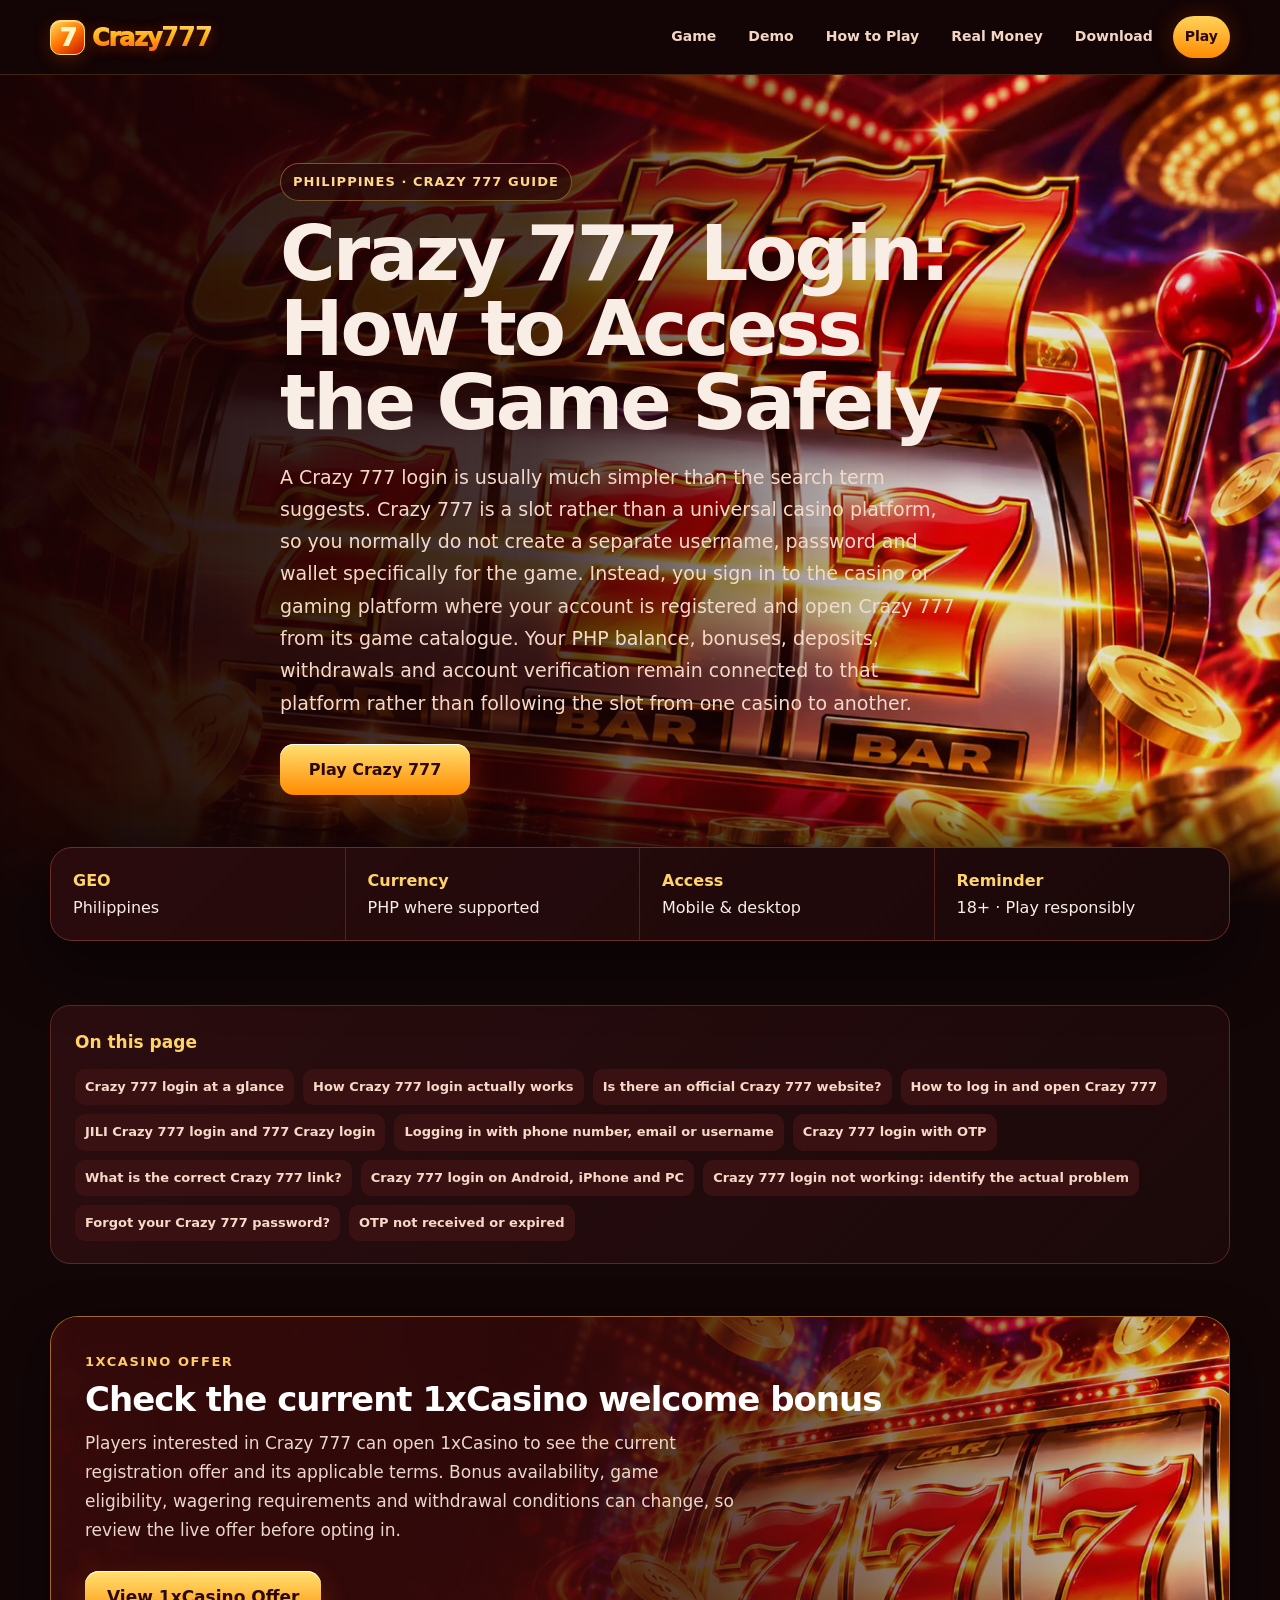
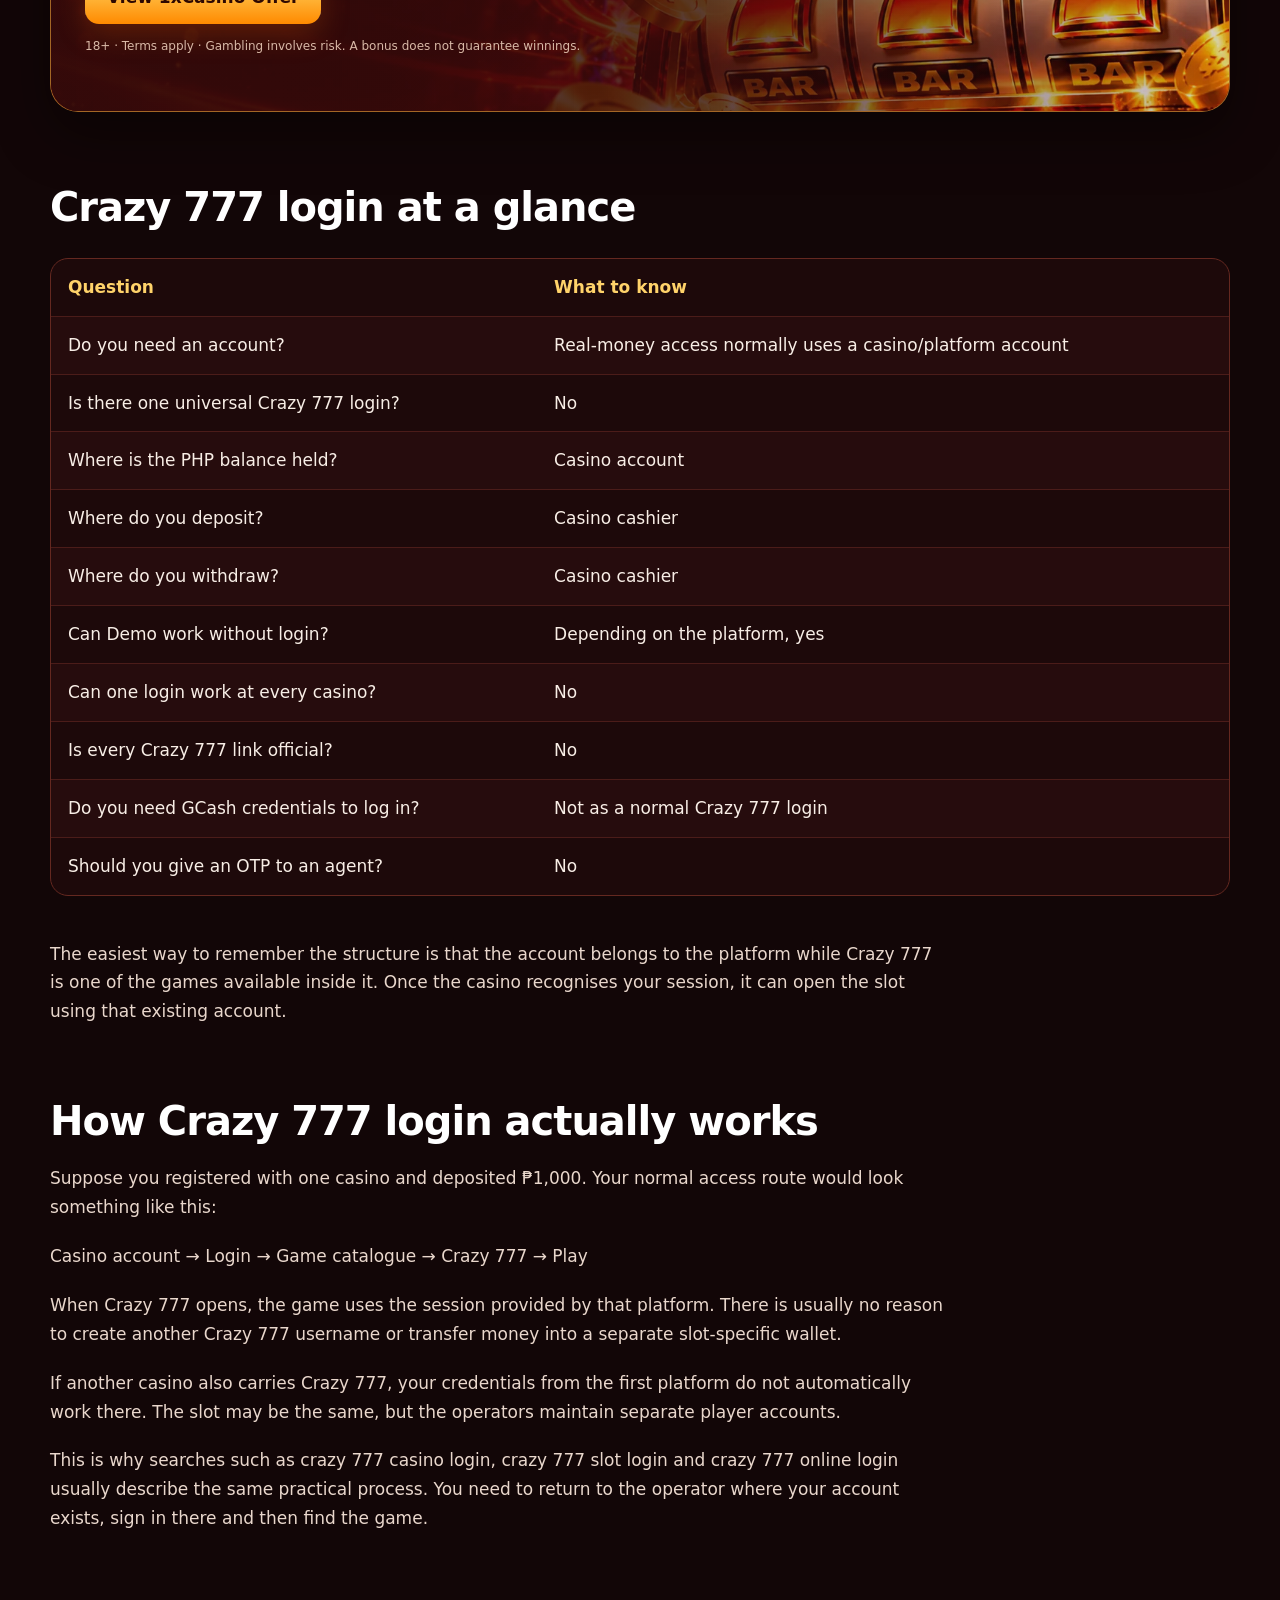
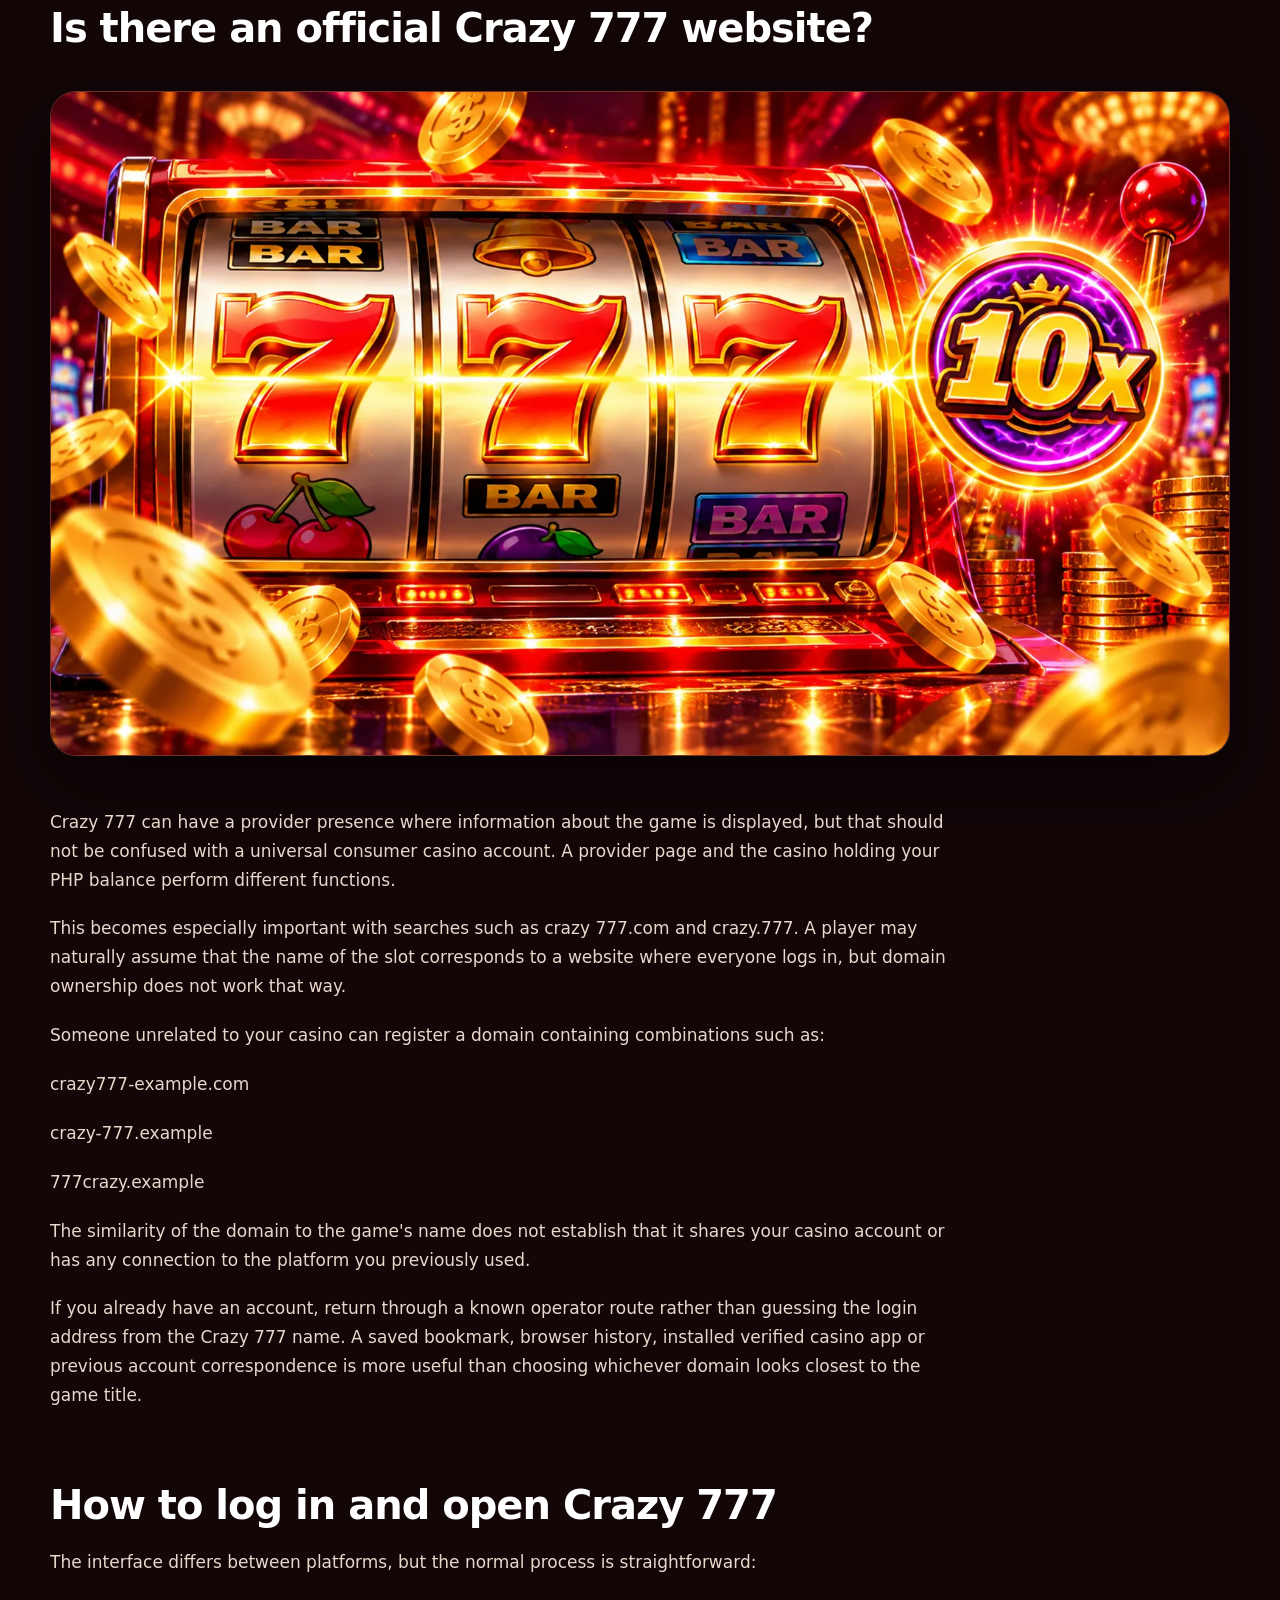
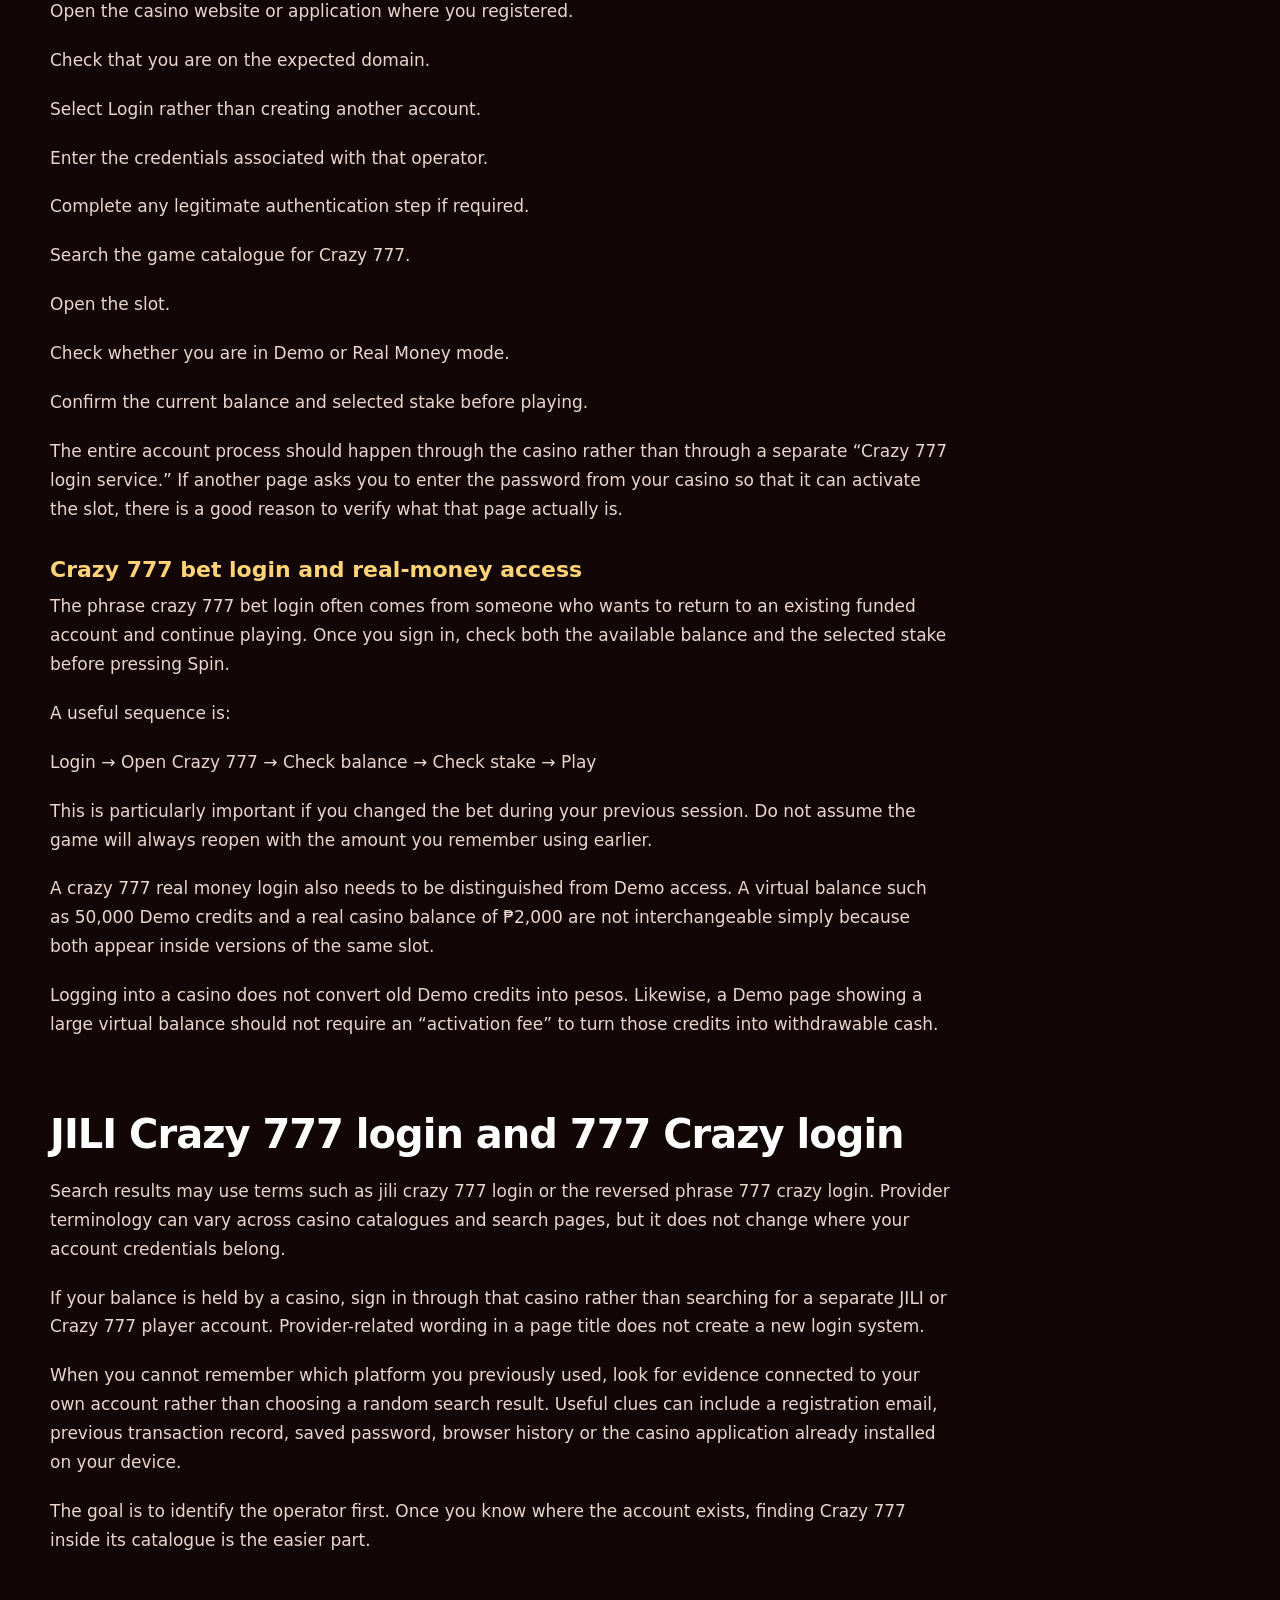
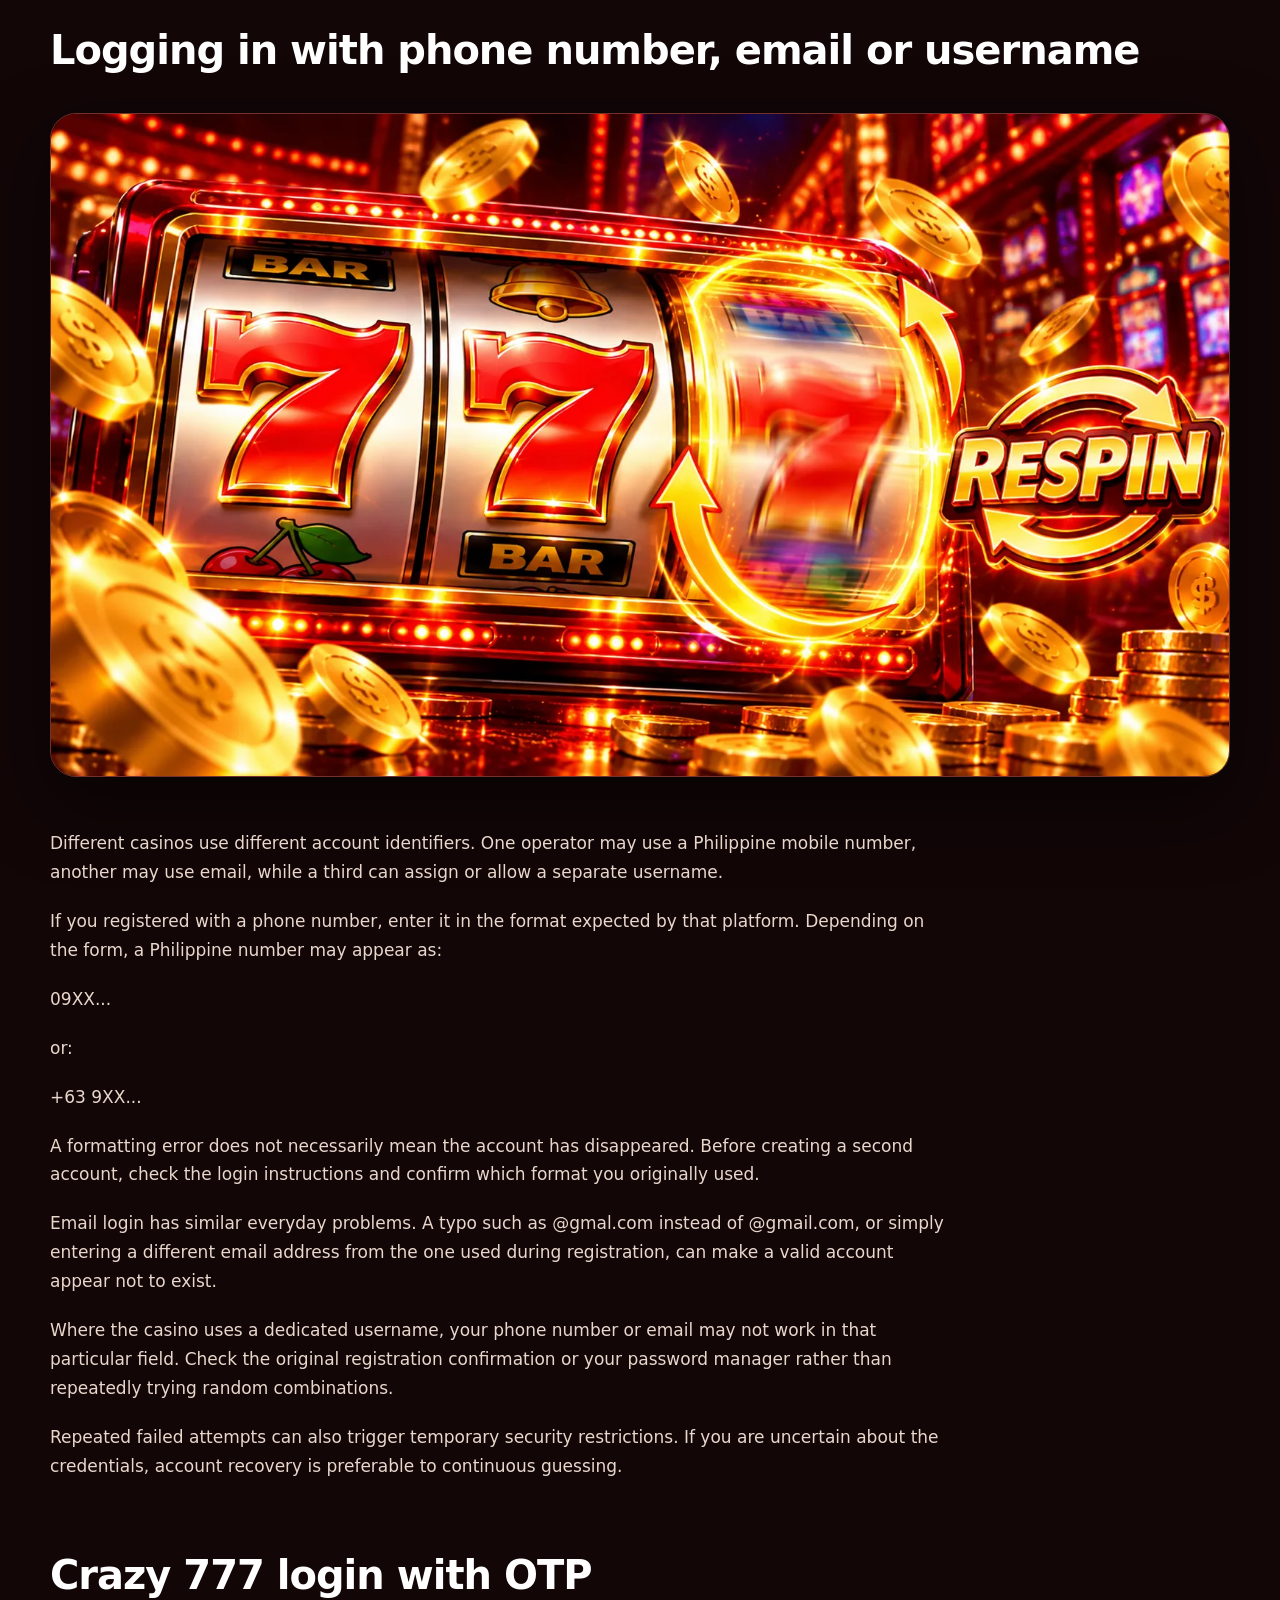
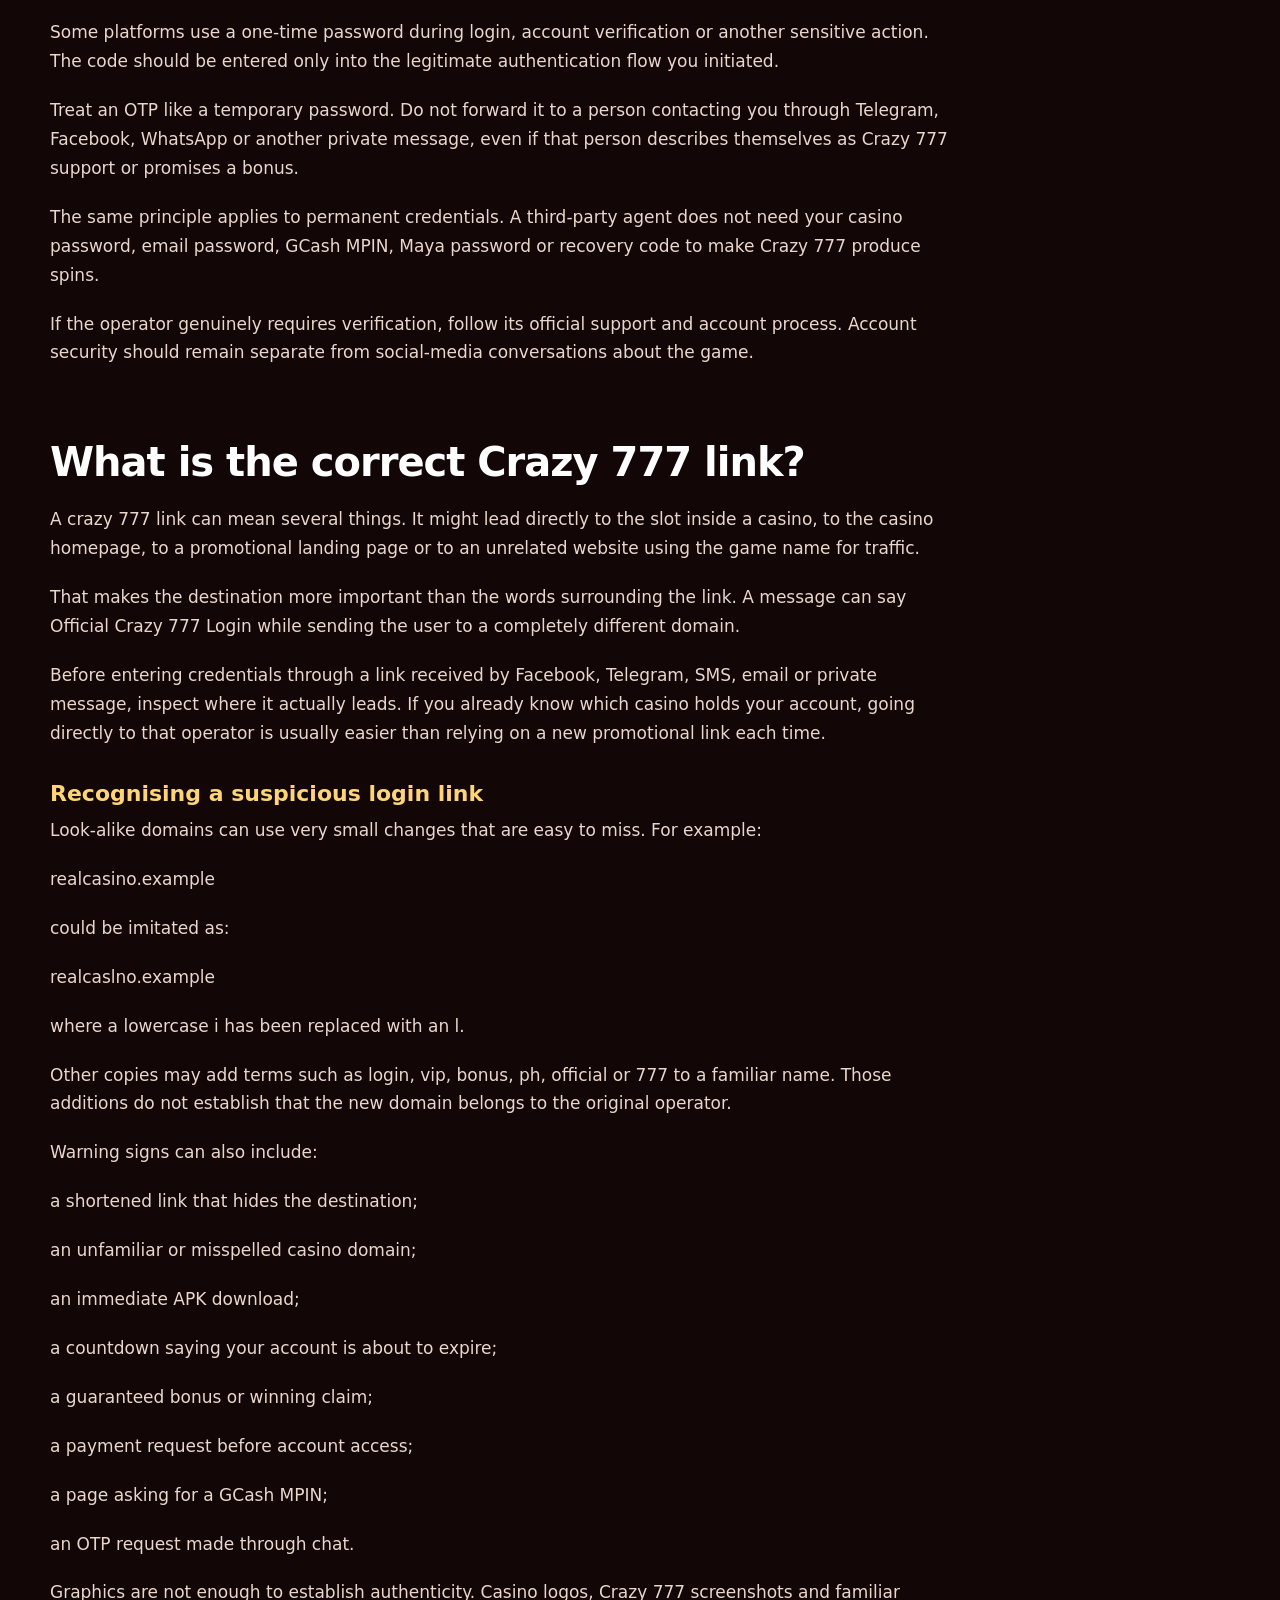
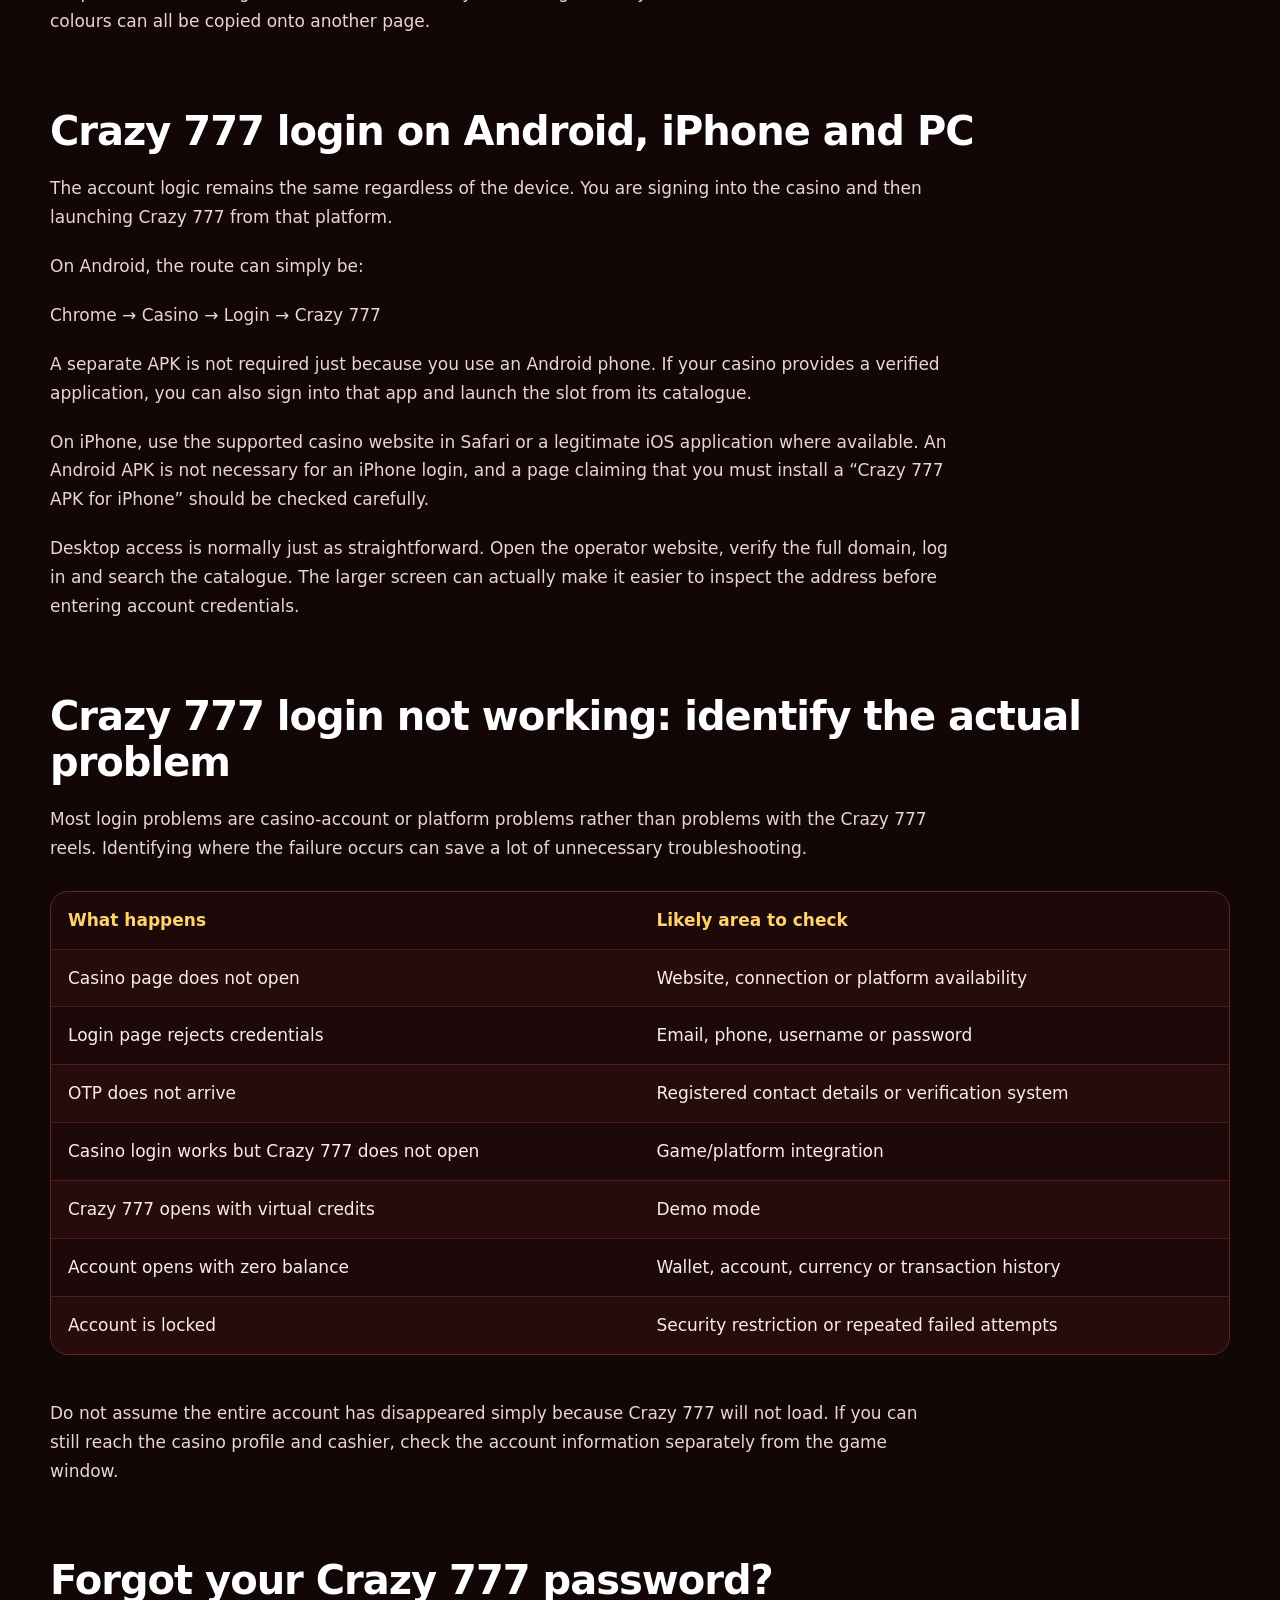
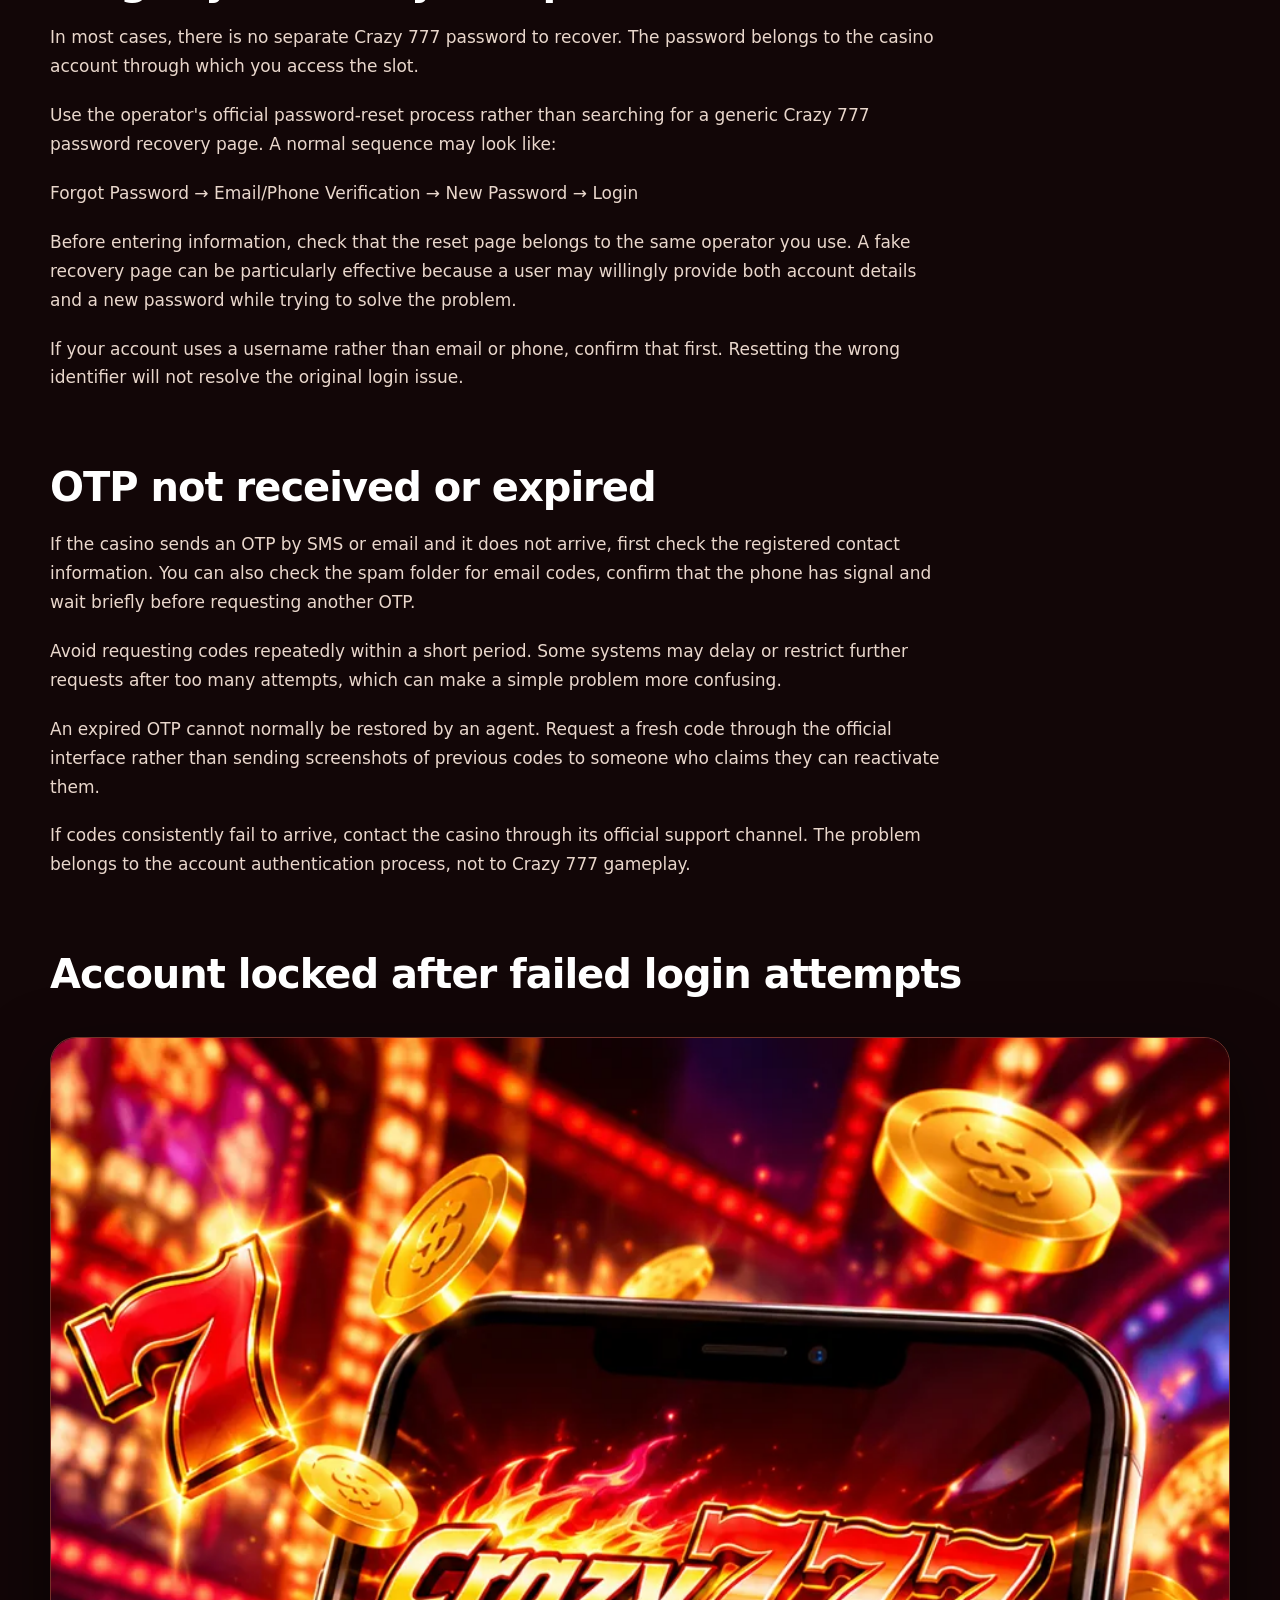
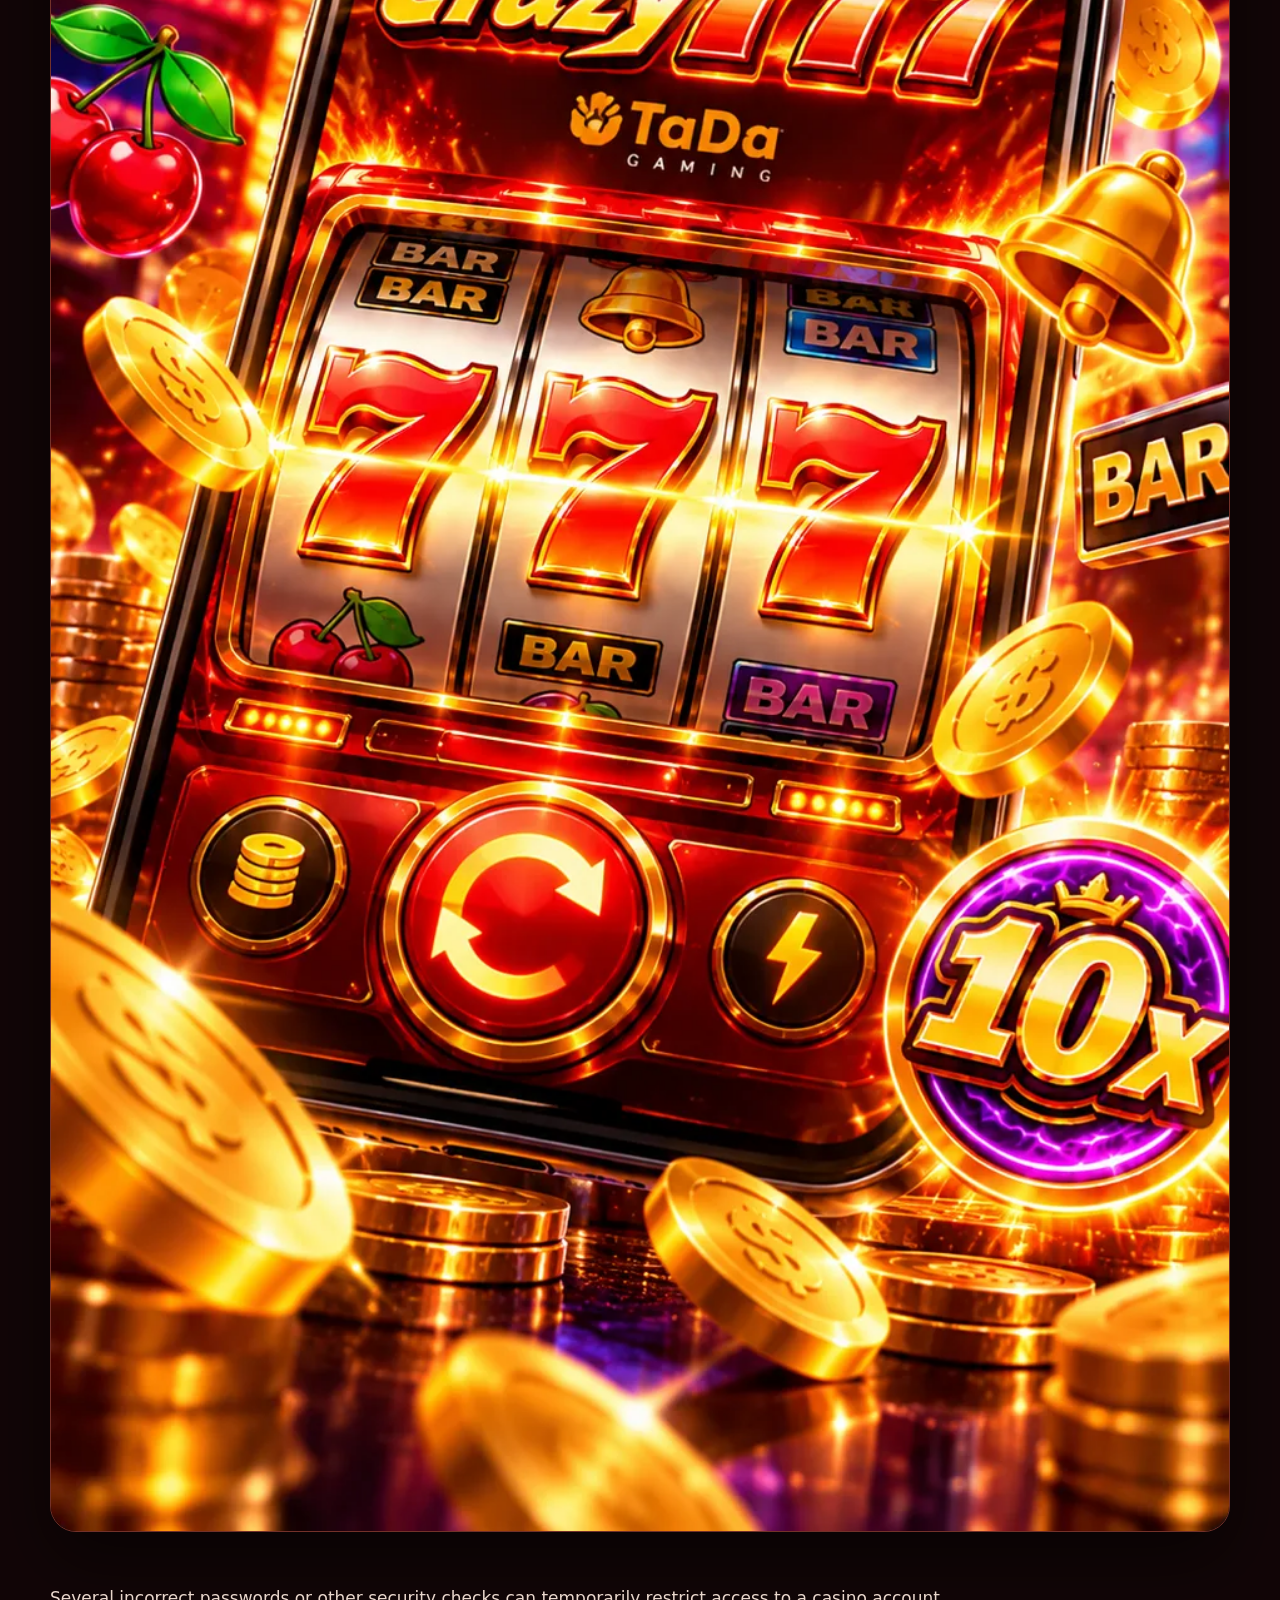
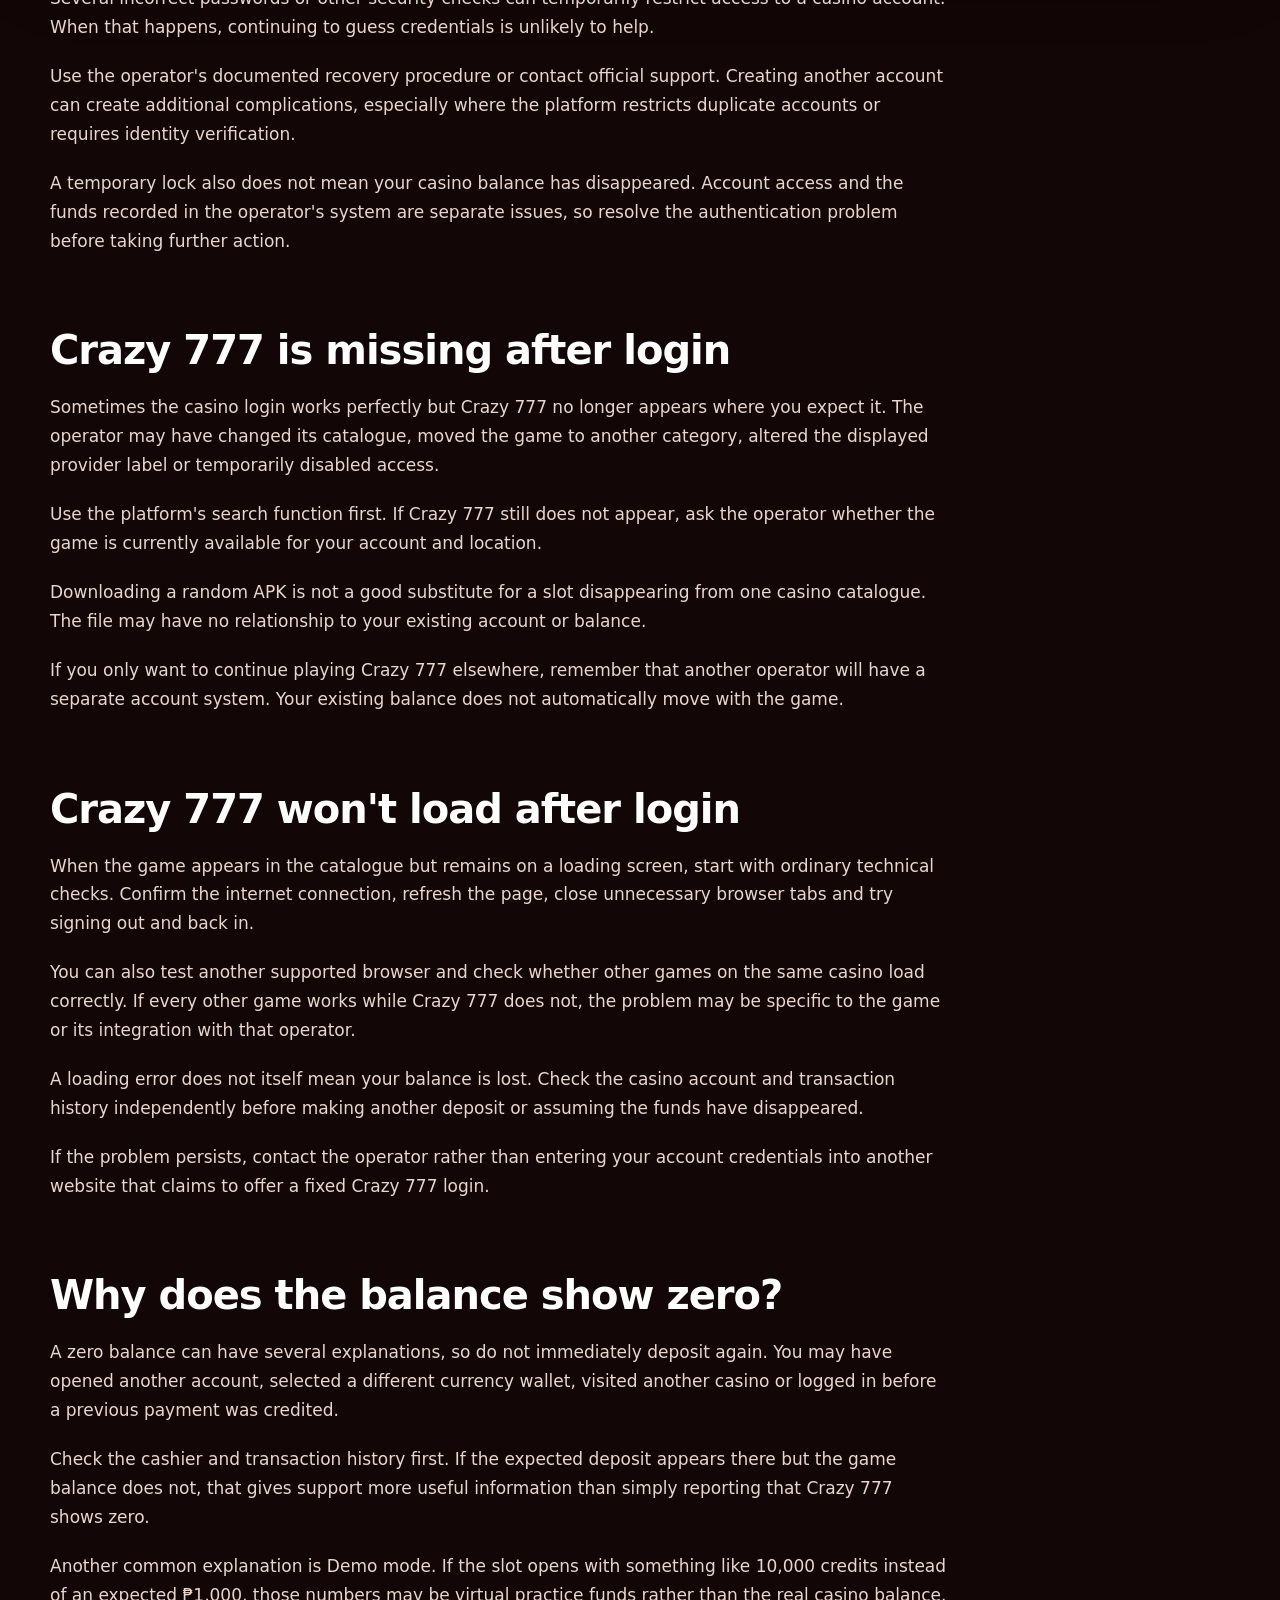
<file: crazy-777-login/index.html>
<!doctype html><html lang="en-PH"><head><meta charset="utf-8"><meta name="viewport" content="width=device-width,initial-scale=1"><title>Crazy 777 Login: How to Access the Slot Safely</title><meta name="description" content="Learn how Crazy 777 login works in the Philippines, where to access the slot, how to check a Crazy 777 link and what to do when your casino login fails."><meta name="robots" content="index,follow"><link rel="canonical" href="https://theredlightph.com/crazy-777-login/"><meta name="google-site-verification" content="9KcBztLnrq-bq9x8eg5gqF-JtW9DkqV1aY1myWnVCpM" /><meta property="og:type" content="article"><meta property="og:title" content="Crazy 777 Login: How to Access the Slot Safely"><meta property="og:description" content="Learn how Crazy 777 login works in the Philippines, where to access the slot, how to check a Crazy 777 link and what to do when your casino login fails."><meta property="og:url" content="https://theredlightph.com/crazy-777-login/"><meta property="og:image" content="https://theredlightph.com/assets/img/hero.webp"><meta name="twitter:card" content="summary_large_image"><meta name="twitter:title" content="Crazy 777 Login: How to Access the Slot Safely"><meta name="twitter:description" content="Learn how Crazy 777 login works in the Philippines, where to access the slot, how to check a Crazy 777 link and what to do when your casino login fails."><link rel="icon" href="/favicon.ico"><link rel="stylesheet" href="/assets/css/style.css"><script type="application/ld+json">{"@context": "https://schema.org", "@graph": [{"@type": "WebSite", "name": "Crazy 777 PH", "url": "https://theredlightph.com/"}, {"@type": "Article", "headline": "Crazy 777 Login: How to Access the Game Safely", "description": "Learn how Crazy 777 login works in the Philippines, where to access the slot, how to check a Crazy 777 link and what to do when your casino login fails.", "inLanguage": "en-PH", "mainEntityOfPage": "https://theredlightph.com/crazy-777-login/"}, {"@type": "FAQPage", "mainEntity": [{"@type": "Question", "name": "How does Crazy 777 login work?", "acceptedAnswer": {"@type": "Answer", "text": "You normally sign in to the casino or gaming platform where your account is registered and then open Crazy 777 from its game catalogue. The slot itself does not usually require a second universal account."}}, {"@type": "Question", "name": "Is there an official Crazy 777 login?", "acceptedAnswer": {"@type": "Answer", "text": "There is no single player login that automatically works across every casino carrying Crazy 777. Your credentials belong to the individual operator where you registered."}}, {"@type": "Question", "name": "Do I need a separate Crazy 777 account?", "acceptedAnswer": {"@type": "Answer", "text": "Usually not. Your casino account provides the player session, balance and access needed to launch the slot."}}, {"@type": "Question", "name": "What is JILI Crazy 777 login?", "acceptedAnswer": {"@type": "Answer", "text": "It is a search phrase used by people looking for access to Crazy 777. If you already have a casino account, use the operator where you registered rather than looking for a separate provider-specific player login."}}, {"@type": "Question", "name": "What is Crazy 777 bet login?", "acceptedAnswer": {"@type": "Answer", "text": "The phrase generally refers to signing into a funded casino account before opening Crazy 777 and placing real-money bets. Check the balance and current stake before starting a new session."}}, {"@type": "Question", "name": "What is Crazy 777 slot login?", "acceptedAnswer": {"@type": "Answer", "text": "It normally means accessing the slot through the casino account that provides it. You do not usually create a new username specifically inside Crazy 777."}}, {"@type": "Question", "name": "What is Crazy 777 online login?", "acceptedAnswer": {"@type": "Answer", "text": "It refers to logging into the online gaming platform through which Crazy 777 is available. Use the platform you actually registered with rather than a generic login page found through search."}}, {"@type": "Question", "name": "How does Crazy 777 casino login work?", "acceptedAnswer": {"@type": "Answer", "text": "Enter the credentials for your casino account, complete any legitimate authentication step and search the catalogue for Crazy 777. Your balance and account information remain managed by the casino."}}, {"@type": "Question", "name": "What is Crazy 777 real money login?", "acceptedAnswer": {"@type": "Answer", "text": "It means accessing the casino account containing your funded real-money balance before launching Crazy 777. It is different from opening a Demo version with virtual credits."}}, {"@type": "Question", "name": "Is Crazy 777.com the official login site?", "acceptedAnswer": {"@type": "Answer", "text": "Do not assume that a domain is official simply because it contains Crazy 777 in its name. Verify which provider or operator controls the website before entering credentials."}}, {"@type": "Question", "name": "What does crazy.777 mean?", "acceptedAnswer": {"@type": "Answer", "text": "It is a search variation associated with the game's name. The phrase does not establish that a particular similarly named domain is an official login destination."}}, {"@type": "Question", "name": "What is the correct Crazy 777 link?", "acceptedAnswer": {"@type": "Answer", "text": "The correct route depends on the casino or platform where your account exists. Use a verified operator domain rather than trusting a random link simply because it includes Crazy 777."}}, {"@type": "Question", "name": "Can I use a Crazy 777 link from Facebook?", "acceptedAnswer": {"@type": "Answer", "text": "A social-media link should be checked before you use it for login. If you already have an account, returning directly to your known casino route is generally simpler than relying on a new advertisement."}}, {"@type": "Question", "name": "Can I log in with my phone number?", "acceptedAnswer": {"@type": "Answer", "text": "Yes, where the casino uses a mobile number as an account identifier. Enter the same number used during registration and follow the format expected by that platform."}}, {"@type": "Question", "name": "Can I log in with email?", "acceptedAnswer": {"@type": "Answer", "text": "Yes, if the operator supports email-based accounts. Check for spelling errors and make sure you are using the same email address originally registered."}}, {"@type": "Question", "name": "Can I log in with a username?", "acceptedAnswer": {"@type": "Answer", "text": "Some casinos use a dedicated username instead of, or alongside, phone and email. Check your registration information if you cannot remember which identifier is required."}}, {"@type": "Question", "name": "Why is my Crazy 777 login not working?", "acceptedAnswer": {"@type": "Answer", "text": "Possible causes include an incorrect password, wrong phone or email, expired OTP, temporary account lock, platform maintenance or using the wrong casino website. First identify whether the problem occurs before or after the casino login."}}, {"@type": "Question", "name": "I forgot my Crazy 777 password. What should I do?", "acceptedAnswer": {"@type": "Answer", "text": "Use the password-recovery tools provided by the casino where you registered. There is usually no separate Crazy 777 password independent of the casino account."}}, {"@type": "Question", "name": "Why am I not receiving the login OTP?", "acceptedAnswer": {"@type": "Answer", "text": "Check the registered phone number or email, mobile signal and spam folder, then request another code through the official platform if needed. Avoid repeatedly requesting codes within a very short period."}}, {"@type": "Question", "name": "Can Crazy 777 support ask for my OTP?", "acceptedAnswer": {"@type": "Answer", "text": "Do not send an OTP to an unknown agent or third party. Enter one-time codes only through the legitimate authentication process you initiated."}}, {"@type": "Question", "name": "Why is my account locked?", "acceptedAnswer": {"@type": "Answer", "text": "Repeated failed login attempts or another operator security check can temporarily restrict access. Stop guessing passwords and use the casino's official recovery procedure."}}, {"@type": "Question", "name": "Why can't I find Crazy 777 after login?", "acceptedAnswer": {"@type": "Answer", "text": "The operator may have changed its catalogue, category structure, provider label or availability. Search the casino catalogue and contact official support if the game remains unavailable."}}, {"@type": "Question", "name": "Why won't Crazy 777 load after login?", "acceptedAnswer": {"@type": "Answer", "text": "Check the internet connection, refresh the game and test whether other games on the platform work. If only Crazy 777 is affected, the problem may be with the game or its integration rather than your account."}}, {"@type": "Question", "name": "Why does my balance show zero?", "acceptedAnswer": {"@type": "Answer", "text": "You may be in another account, currency wallet or operator, or a deposit may not yet have been credited. Check the casino cashier and transaction history before depositing again."}}, {"@type": "Question", "name": "Why does Crazy 777 show Demo credits after login?", "acceptedAnswer": {"@type": "Answer", "text": "You may have launched Demo mode rather than the real-money version. Virtual credits do not represent your PHP casino balance and cannot simply be converted into cash."}}, {"@type": "Question", "name": "Can I convert my Crazy 777 Demo balance into PHP?", "acceptedAnswer": {"@type": "Answer", "text": "Demo credits are virtual practice funds rather than a withdrawable real-money balance. Do not pay someone who claims an activation fee will convert them into pesos."}}, {"@type": "Question", "name": "Do I need GCash to log in?", "acceptedAnswer": {"@type": "Answer", "text": "No. GCash can be a payment option where supported, but it is separate from the normal casino login process."}}, {"@type": "Question", "name": "Should I enter my GCash MPIN on a Crazy 777 login page?", "acceptedAnswer": {"@type": "Answer", "text": "Your GCash MPIN should not be used as an ordinary Crazy 777 or casino password. Use payment credentials only within an appropriate verified payment flow."}}, {"@type": "Question", "name": "Can I log in with Maya?", "acceptedAnswer": {"@type": "Answer", "text": "Maya may be part of a supported payment process, but your Maya password should not normally replace your casino account credentials. Keep payment and game-login information separate."}}, {"@type": "Question", "name": "Can I log in on Android?", "acceptedAnswer": {"@type": "Answer", "text": "Yes. A compatible browser or verified casino application can provide access to the account and Crazy 777."}}, {"@type": "Question", "name": "Can I log in on iPhone?", "acceptedAnswer": {"@type": "Answer", "text": "Yes. Use supported browser access or a legitimate iOS application provided by the platform where available."}}, {"@type": "Question", "name": "Can I log in on PC?", "acceptedAnswer": {"@type": "Answer", "text": "Yes. Desktop access is normally browser-based, allowing you to sign into the casino and open Crazy 777 from the catalogue."}}, {"@type": "Question", "name": "Can I use the same account on a new phone?", "acceptedAnswer": {"@type": "Answer", "text": "Normally yes. A legitimate casino account is tied to your credentials rather than permanently to one device, although additional authentication may be required."}}, {"@type": "Question", "name": "What should I do if I lose my phone?", "acceptedAnswer": {"@type": "Answer", "text": "Secure the accounts connected to the device, including the casino, email and relevant payment services. Change credentials through official services and contact the operator if unauthorised access is possible."}}, {"@type": "Question", "name": "Can I have several Crazy 777 accounts?", "acceptedAnswer": {"@type": "Answer", "text": "Account rules belong to individual casinos rather than Crazy 777 itself. Some operators restrict multiple accounts, so check their terms before creating another one."}}, {"@type": "Question", "name": "Is there a Crazy 777 login bonus?", "acceptedAnswer": {"@type": "Answer", "text": "A casino may offer a promotion connected with registration, deposits or account activity. Read the actual terms because simply logging in does not necessarily qualify the account for an advertised bonus."}}, {"@type": "Question", "name": "Is Crazy 777 login free?", "acceptedAnswer": {"@type": "Answer", "text": "Accessing an existing casino account should be separate from placing a gambling stake. Be cautious if an unknown page asks for payment simply to unlock a normal login."}}, {"@type": "Question", "name": "Do I need to deposit before I can log in?", "acceptedAnswer": {"@type": "Answer", "text": "A deposit may be required before real-money play, but it should not be confused with paying merely to access an existing account. Check the operator's normal account process."}}, {"@type": "Question", "name": "Can I play Crazy 777 without logging in?", "acceptedAnswer": {"@type": "Answer", "text": "Demo access may be available without registration depending on the platform. Real-money play normally requires a casino account because the operator needs to manage the player's balance and transactions."}}, {"@type": "Question", "name": "How do I register if I do not have a Crazy 777 login?", "acceptedAnswer": {"@type": "Answer", "text": "Choose the gaming platform through which you want to access Crazy 777 and create an account there. There is no universal Crazy 777 registration that automatically works at every casino."}}]}]}</script></head><body><header class="site-header"><div class="wrap head"><a class="brand logo-brand" href="/" aria-label="Crazy 777 PH home"><span class="mark7">7</span><span class="brandword">Crazy<strong>777</strong></span></a><button class="burger" aria-label="Open menu">☰</button><nav class="nav"><a href="/">Game</a><a href="/crazy-777-demo/">Demo</a><a href="/how-to-play-crazy-777/">How to Play</a><a href="/crazy-777-real-money/">Real Money</a><a href="/crazy-777-download/">Download</a><a class="play-top" href="/play/">Play</a></nav></div></header><section class="hero"><div class="wrap hero-in"><span class="eyebrow">Philippines · Crazy 777 Guide</span><h1>Crazy 777 Login: How to Access the Game Safely</h1><p>A Crazy 777 login is usually much simpler than the search term suggests. Crazy 777 is a slot rather than a universal casino platform, so you normally do not create a separate username, password and wallet specifically for the game. Instead, you sign in to the casino or gaming platform where your account is registered and open Crazy 777 from its game catalogue. Your PHP balance, bonuses, deposits, withdrawals and account verification remain connected to that platform rather than following the slot from one casino to another.</p><div class="hero-actions"><a class="btn btn-main" href="/play/" rel="nofollow sponsored">Play Crazy 777</a></div></div></section><div class="trustbar"><div class="wrap trustgrid"><div><b>GEO</b>Philippines</div><div><b>Currency</b>PHP where supported</div><div><b>Access</b>Mobile & desktop</div><div><b>Reminder</b>18+ · Play responsibly</div></div></div><main class="main"><article class="wrap content"><aside class="toc"><strong>On this page</strong><div class="toc-links"><a href="#crazy-777-login-at-a-glance">Crazy 777 login at a glance</a><a href="#how-crazy-777-login-actually-works">How Crazy 777 login actually works</a><a href="#is-there-an-official-crazy-777-website">Is there an official Crazy 777 website?</a><a href="#how-to-log-in-and-open-crazy-777">How to log in and open Crazy 777</a><a href="#jili-crazy-777-login-and-777-crazy-login">JILI Crazy 777 login and 777 Crazy login</a><a href="#logging-in-with-phone-number-email-or-username">Logging in with phone number, email or username</a><a href="#crazy-777-login-with-otp">Crazy 777 login with OTP</a><a href="#what-is-the-correct-crazy-777-link">What is the correct Crazy 777 link?</a><a href="#crazy-777-login-on-android-iphone-and-pc">Crazy 777 login on Android, iPhone and PC</a><a href="#crazy-777-login-not-working-identify-the-actual-problem">Crazy 777 login not working: identify the actual problem</a><a href="#forgot-your-crazy-777-password">Forgot your Crazy 777 password?</a><a href="#otp-not-received-or-expired">OTP not received or expired</a></div></aside><section class="bonus"><div class="bonus-kicker">1xCasino offer</div><h2>Check the current 1xCasino welcome bonus</h2><p>Players interested in Crazy 777 can open 1xCasino to see the current registration offer and its applicable terms. Bonus availability, game eligibility, wagering requirements and withdrawal conditions can change, so review the live offer before opting in.</p><a class="btn btn-main" href="/play/" rel="nofollow sponsored">View 1xCasino Offer</a><p class="bonus-note">18+ · Terms apply · Gambling involves risk. A bonus does not guarantee winnings.</p></section><h2 id="crazy-777-login-at-a-glance">Crazy 777 login at a glance</h2><div class="table-wrap"><table><tr><th>Question</th><th>What to know</th></tr><tr><td>Do you need an account?</td><td>Real-money access normally uses a casino/platform account</td></tr><tr><td>Is there one universal Crazy 777 login?</td><td>No</td></tr><tr><td>Where is the PHP balance held?</td><td>Casino account</td></tr><tr><td>Where do you deposit?</td><td>Casino cashier</td></tr><tr><td>Where do you withdraw?</td><td>Casino cashier</td></tr><tr><td>Can Demo work without login?</td><td>Depending on the platform, yes</td></tr><tr><td>Can one login work at every casino?</td><td>No</td></tr><tr><td>Is every Crazy 777 link official?</td><td>No</td></tr><tr><td>Do you need GCash credentials to log in?</td><td>Not as a normal Crazy 777 login</td></tr><tr><td>Should you give an OTP to an agent?</td><td>No</td></tr></table></div><p>The easiest way to remember the structure is that the account belongs to the platform while Crazy 777 is one of the games available inside it. Once the casino recognises your session, it can open the slot using that existing account.</p><h2 id="how-crazy-777-login-actually-works">How Crazy 777 login actually works</h2><p>Suppose you registered with one casino and deposited ₱1,000. Your normal access route would look something like this:</p><p>Casino account → Login → Game catalogue → Crazy 777 → Play</p><p>When Crazy 777 opens, the game uses the session provided by that platform. There is usually no reason to create another Crazy 777 username or transfer money into a separate slot-specific wallet.</p><p>If another casino also carries Crazy 777, your credentials from the first platform do not automatically work there. The slot may be the same, but the operators maintain separate player accounts.</p><p>This is why searches such as crazy 777 casino login, crazy 777 slot login and crazy 777 online login usually describe the same practical process. You need to return to the operator where your account exists, sign in there and then find the game.</p><h2 id="is-there-an-official-crazy-777-website">Is there an official Crazy 777 website?</h2><figure class="visual"><img src="/assets/img/gameplay.webp" alt="Crazy 777 slot gameplay with classic red 7 symbols" loading="lazy"></figure><p>Crazy 777 can have a provider presence where information about the game is displayed, but that should not be confused with a universal consumer casino account. A provider page and the casino holding your PHP balance perform different functions.</p><p>This becomes especially important with searches such as crazy 777.com and crazy.777. A player may naturally assume that the name of the slot corresponds to a website where everyone logs in, but domain ownership does not work that way.</p><p>Someone unrelated to your casino can register a domain containing combinations such as:</p><p>crazy777-example.com</p><p>crazy-777.example</p><p>777crazy.example</p><p>The similarity of the domain to the game&#x27;s name does not establish that it shares your casino account or has any connection to the platform you previously used.</p><p>If you already have an account, return through a known operator route rather than guessing the login address from the Crazy 777 name. A saved bookmark, browser history, installed verified casino app or previous account correspondence is more useful than choosing whichever domain looks closest to the game title.</p><h2 id="how-to-log-in-and-open-crazy-777">How to log in and open Crazy 777</h2><p>The interface differs between platforms, but the normal process is straightforward:</p><p>Open the casino website or application where you registered.</p><p>Check that you are on the expected domain.</p><p>Select Login rather than creating another account.</p><p>Enter the credentials associated with that operator.</p><p>Complete any legitimate authentication step if required.</p><p>Search the game catalogue for Crazy 777.</p><p>Open the slot.</p><p>Check whether you are in Demo or Real Money mode.</p><p>Confirm the current balance and selected stake before playing.</p><p>The entire account process should happen through the casino rather than through a separate “Crazy 777 login service.” If another page asks you to enter the password from your casino so that it can activate the slot, there is a good reason to verify what that page actually is.</p><h3>Crazy 777 bet login and real-money access</h3><p>The phrase crazy 777 bet login often comes from someone who wants to return to an existing funded account and continue playing. Once you sign in, check both the available balance and the selected stake before pressing Spin.</p><p>A useful sequence is:</p><p>Login → Open Crazy 777 → Check balance → Check stake → Play</p><p>This is particularly important if you changed the bet during your previous session. Do not assume the game will always reopen with the amount you remember using earlier.</p><p>A crazy 777 real money login also needs to be distinguished from Demo access. A virtual balance such as 50,000 Demo credits and a real casino balance of ₱2,000 are not interchangeable simply because both appear inside versions of the same slot.</p><p>Logging into a casino does not convert old Demo credits into pesos. Likewise, a Demo page showing a large virtual balance should not require an “activation fee” to turn those credits into withdrawable cash.</p><h2 id="jili-crazy-777-login-and-777-crazy-login">JILI Crazy 777 login and 777 Crazy login</h2><p>Search results may use terms such as jili crazy 777 login or the reversed phrase 777 crazy login. Provider terminology can vary across casino catalogues and search pages, but it does not change where your account credentials belong.</p><p>If your balance is held by a casino, sign in through that casino rather than searching for a separate JILI or Crazy 777 player account. Provider-related wording in a page title does not create a new login system.</p><p>When you cannot remember which platform you previously used, look for evidence connected to your own account rather than choosing a random search result. Useful clues can include a registration email, previous transaction record, saved password, browser history or the casino application already installed on your device.</p><p>The goal is to identify the operator first. Once you know where the account exists, finding Crazy 777 inside its catalogue is the easier part.</p><h2 id="logging-in-with-phone-number-email-or-username">Logging in with phone number, email or username</h2><figure class="visual"><img src="/assets/img/respin.webp" alt="Crazy 777 special reel and respin feature" loading="lazy"></figure><p>Different casinos use different account identifiers. One operator may use a Philippine mobile number, another may use email, while a third can assign or allow a separate username.</p><p>If you registered with a phone number, enter it in the format expected by that platform. Depending on the form, a Philippine number may appear as:</p><p>09XX...</p><p>or:</p><p>+63 9XX...</p><p>A formatting error does not necessarily mean the account has disappeared. Before creating a second account, check the login instructions and confirm which format you originally used.</p><p>Email login has similar everyday problems. A typo such as @gmal.com instead of @gmail.com, or simply entering a different email address from the one used during registration, can make a valid account appear not to exist.</p><p>Where the casino uses a dedicated username, your phone number or email may not work in that particular field. Check the original registration confirmation or your password manager rather than repeatedly trying random combinations.</p><p>Repeated failed attempts can also trigger temporary security restrictions. If you are uncertain about the credentials, account recovery is preferable to continuous guessing.</p><h2 id="crazy-777-login-with-otp">Crazy 777 login with OTP</h2><p>Some platforms use a one-time password during login, account verification or another sensitive action. The code should be entered only into the legitimate authentication flow you initiated.</p><p>Treat an OTP like a temporary password. Do not forward it to a person contacting you through Telegram, Facebook, WhatsApp or another private message, even if that person describes themselves as Crazy 777 support or promises a bonus.</p><p>The same principle applies to permanent credentials. A third-party agent does not need your casino password, email password, GCash MPIN, Maya password or recovery code to make Crazy 777 produce spins.</p><p>If the operator genuinely requires verification, follow its official support and account process. Account security should remain separate from social-media conversations about the game.</p><h2 id="what-is-the-correct-crazy-777-link">What is the correct Crazy 777 link?</h2><p>A crazy 777 link can mean several things. It might lead directly to the slot inside a casino, to the casino homepage, to a promotional landing page or to an unrelated website using the game name for traffic.</p><p>That makes the destination more important than the words surrounding the link. A message can say Official Crazy 777 Login while sending the user to a completely different domain.</p><p>Before entering credentials through a link received by Facebook, Telegram, SMS, email or private message, inspect where it actually leads. If you already know which casino holds your account, going directly to that operator is usually easier than relying on a new promotional link each time.</p><h3>Recognising a suspicious login link</h3><p>Look-alike domains can use very small changes that are easy to miss. For example:</p><p>realcasino.example</p><p>could be imitated as:</p><p>realcaslno.example</p><p>where a lowercase i has been replaced with an l.</p><p>Other copies may add terms such as login, vip, bonus, ph, official or 777 to a familiar name. Those additions do not establish that the new domain belongs to the original operator.</p><p>Warning signs can also include:</p><p>a shortened link that hides the destination;</p><p>an unfamiliar or misspelled casino domain;</p><p>an immediate APK download;</p><p>a countdown saying your account is about to expire;</p><p>a guaranteed bonus or winning claim;</p><p>a payment request before account access;</p><p>a page asking for a GCash MPIN;</p><p>an OTP request made through chat.</p><p>Graphics are not enough to establish authenticity. Casino logos, Crazy 777 screenshots and familiar colours can all be copied onto another page.</p><h2 id="crazy-777-login-on-android-iphone-and-pc">Crazy 777 login on Android, iPhone and PC</h2><p>The account logic remains the same regardless of the device. You are signing into the casino and then launching Crazy 777 from that platform.</p><p>On Android, the route can simply be:</p><p>Chrome → Casino → Login → Crazy 777</p><p>A separate APK is not required just because you use an Android phone. If your casino provides a verified application, you can also sign into that app and launch the slot from its catalogue.</p><p>On iPhone, use the supported casino website in Safari or a legitimate iOS application where available. An Android APK is not necessary for an iPhone login, and a page claiming that you must install a “Crazy 777 APK for iPhone” should be checked carefully.</p><p>Desktop access is normally just as straightforward. Open the operator website, verify the full domain, log in and search the catalogue. The larger screen can actually make it easier to inspect the address before entering account credentials.</p><h2 id="crazy-777-login-not-working-identify-the-actual-problem">Crazy 777 login not working: identify the actual problem</h2><p>Most login problems are casino-account or platform problems rather than problems with the Crazy 777 reels. Identifying where the failure occurs can save a lot of unnecessary troubleshooting.</p><div class="table-wrap"><table><tr><th>What happens</th><th>Likely area to check</th></tr><tr><td>Casino page does not open</td><td>Website, connection or platform availability</td></tr><tr><td>Login page rejects credentials</td><td>Email, phone, username or password</td></tr><tr><td>OTP does not arrive</td><td>Registered contact details or verification system</td></tr><tr><td>Casino login works but Crazy 777 does not open</td><td>Game/platform integration</td></tr><tr><td>Crazy 777 opens with virtual credits</td><td>Demo mode</td></tr><tr><td>Account opens with zero balance</td><td>Wallet, account, currency or transaction history</td></tr><tr><td>Account is locked</td><td>Security restriction or repeated failed attempts</td></tr></table></div><p>Do not assume the entire account has disappeared simply because Crazy 777 will not load. If you can still reach the casino profile and cashier, check the account information separately from the game window.</p><h2 id="forgot-your-crazy-777-password">Forgot your Crazy 777 password?</h2><p>In most cases, there is no separate Crazy 777 password to recover. The password belongs to the casino account through which you access the slot.</p><p>Use the operator&#x27;s official password-reset process rather than searching for a generic Crazy 777 password recovery page. A normal sequence may look like:</p><p>Forgot Password → Email/Phone Verification → New Password → Login</p><p>Before entering information, check that the reset page belongs to the same operator you use. A fake recovery page can be particularly effective because a user may willingly provide both account details and a new password while trying to solve the problem.</p><p>If your account uses a username rather than email or phone, confirm that first. Resetting the wrong identifier will not resolve the original login issue.</p><h2 id="otp-not-received-or-expired">OTP not received or expired</h2><p>If the casino sends an OTP by SMS or email and it does not arrive, first check the registered contact information. You can also check the spam folder for email codes, confirm that the phone has signal and wait briefly before requesting another OTP.</p><p>Avoid requesting codes repeatedly within a short period. Some systems may delay or restrict further requests after too many attempts, which can make a simple problem more confusing.</p><p>An expired OTP cannot normally be restored by an agent. Request a fresh code through the official interface rather than sending screenshots of previous codes to someone who claims they can reactivate them.</p><p>If codes consistently fail to arrive, contact the casino through its official support channel. The problem belongs to the account authentication process, not to Crazy 777 gameplay.</p><h2 id="account-locked-after-failed-login-attempts">Account locked after failed login attempts</h2><figure class="visual"><img src="/assets/img/mobile.webp" alt="Crazy 777 mobile gameplay on a smartphone" loading="lazy"></figure><p>Several incorrect passwords or other security checks can temporarily restrict access to a casino account. When that happens, continuing to guess credentials is unlikely to help.</p><p>Use the operator&#x27;s documented recovery procedure or contact official support. Creating another account can create additional complications, especially where the platform restricts duplicate accounts or requires identity verification.</p><p>A temporary lock also does not mean your casino balance has disappeared. Account access and the funds recorded in the operator&#x27;s system are separate issues, so resolve the authentication problem before taking further action.</p><h2 id="crazy-777-is-missing-after-login">Crazy 777 is missing after login</h2><p>Sometimes the casino login works perfectly but Crazy 777 no longer appears where you expect it. The operator may have changed its catalogue, moved the game to another category, altered the displayed provider label or temporarily disabled access.</p><p>Use the platform&#x27;s search function first. If Crazy 777 still does not appear, ask the operator whether the game is currently available for your account and location.</p><p>Downloading a random APK is not a good substitute for a slot disappearing from one casino catalogue. The file may have no relationship to your existing account or balance.</p><p>If you only want to continue playing Crazy 777 elsewhere, remember that another operator will have a separate account system. Your existing balance does not automatically move with the game.</p><h2 id="crazy-777-won-t-load-after-login">Crazy 777 won&#x27;t load after login</h2><p>When the game appears in the catalogue but remains on a loading screen, start with ordinary technical checks. Confirm the internet connection, refresh the page, close unnecessary browser tabs and try signing out and back in.</p><p>You can also test another supported browser and check whether other games on the same casino load correctly. If every other game works while Crazy 777 does not, the problem may be specific to the game or its integration with that operator.</p><p>A loading error does not itself mean your balance is lost. Check the casino account and transaction history independently before making another deposit or assuming the funds have disappeared.</p><p>If the problem persists, contact the operator rather than entering your account credentials into another website that claims to offer a fixed Crazy 777 login.</p><h2 id="why-does-the-balance-show-zero">Why does the balance show zero?</h2><p>A zero balance can have several explanations, so do not immediately deposit again. You may have opened another account, selected a different currency wallet, visited another casino or logged in before a previous payment was credited.</p><p>Check the cashier and transaction history first. If the expected deposit appears there but the game balance does not, that gives support more useful information than simply reporting that Crazy 777 shows zero.</p><p>Another common explanation is Demo mode. If the slot opens with something like 10,000 credits instead of an expected ₱1,000, those numbers may be virtual practice funds rather than the real casino balance.</p><p>Return to the platform and check whether you selected Demo / Fun Play instead of Real Money / Play Now. Do not pay someone to convert virtual Demo credits into PHP.</p><h2 id="crazy-777-login-with-gcash-or-maya">Crazy 777 login with GCash or Maya</h2><section class="bonus"><div class="bonus-kicker">1xCasino offer</div><h2>Check the current 1xCasino welcome bonus</h2><p>Players interested in Crazy 777 can open 1xCasino to see the current registration offer and its applicable terms. Bonus availability, game eligibility, wagering requirements and withdrawal conditions can change, so review the live offer before opting in.</p><a class="btn btn-main" href="/play/" rel="nofollow sponsored">View 1xCasino Offer</a><p class="bonus-note">18+ · Terms apply · Gambling involves risk. A bonus does not guarantee winnings.</p></section><p>GCash and Maya relate primarily to payments where supported by the casino. They are not normally substitutes for your casino login credentials.</p><p>The separation should look something like:</p><p>Casino credentials → Account login</p><p>and later, where supported:</p><p>Casino cashier → GCash or Maya payment flow</p><p>A page asking for your GCash MPIN as the primary Crazy 777 login deserves additional verification. The same applies to someone requesting an e-wallet password or OTP through private chat.</p><p>Payment authentication can legitimately occur as part of a supported transaction, but that should happen through the appropriate verified payment flow. Do not give wallet credentials to a random Crazy 777 page simply because it uses familiar casino graphics.</p><h2 id="new-phone-or-lost-phone">New phone or lost phone</h2><p>Changing phones does not normally require creating a new casino account. Your legitimate account balance and history should be connected to your account credentials rather than permanently stored on one device.</p><p>On a new phone, open the verified operator website or install its legitimate application and sign in with your existing credentials. You may need to complete normal device or account verification depending on the platform.</p><p>If your previous phone was lost while the casino remained logged in, secure the accounts associated with it. Depending on your setup, that can include your casino account, email, mobile number, GCash, Maya and password manager.</p><p>Change relevant passwords through the official services and contact the casino if unauthorised access is possible. There is no reason to wait for a suspicious transaction before securing an account you believe may be exposed.</p><h2 id="can-you-have-multiple-crazy-777-accounts">Can you have multiple Crazy 777 accounts?</h2><p>There is no universal Crazy 777 account policy because the accounts belong to individual casinos. One operator&#x27;s rules may differ from another&#x27;s.</p><p>Some platforms restrict multiple accounts belonging to the same person, particularly where welcome bonuses, verification and withdrawals are involved. Creating another account solely to claim another promotion can therefore create problems later.</p><p>Check the operator&#x27;s rules before registering again because you forgot a username or changed phones. Account recovery is often the better route when an existing account already contains your transaction history and verification information.</p><h2 id="crazy-777-login-bonuses">Crazy 777 login bonuses</h2><div class="symbol-row"><div class="symbol-card"><img src="/assets/img/seven.webp" alt="Crazy 777 red seven symbol" loading="lazy"><div><b>Classic 7 symbol</b><span>A central visual element in the slot.</span></div></div><div class="symbol-card"><img src="/assets/img/mult.webp" alt="Crazy 777 10x multiplier symbol" loading="lazy"><div><b>Multiplier visual</b><span>Check the game rules for how multipliers apply.</span></div></div></div><p>Some casinos advertise a promotion immediately after registration or login. A message such as ₱500 login bonus or 200% Crazy 777 bonus can be attractive, but it should not influence how you verify the website.</p><p>First establish that you are on the operator you intended to use. Once that is clear, read the bonus terms separately.</p><p>Promotions may require a new account, qualifying deposit, promo code, activation step, minimum wager or completion within a specific period. Simply signing in does not guarantee that an advertised amount will automatically become unrestricted cash.</p><p>If the bonus appears in the account, also check whether it is a cash balance or promotional balance. Those categories can have different wagering and withdrawal conditions.</p><h2 id="account-verification-belongs-to-the-casino">Account verification belongs to the casino</h2><p>Identity or account verification can be required at operator level. That process may be used to confirm the player account, eligibility or information associated with payments.</p><p>Crazy 777 itself does not need to repeat a completely separate identity check every time you open the reels. If an unfamiliar game page suddenly requests documents when your casino has never done so, verify that you are still on the correct domain.</p><p>Use the operator&#x27;s documented process for any sensitive information. Sending identity documents through an unknown social-media account simply because someone claims to represent Crazy 777 is not equivalent to completing verification through the casino.</p><p>The same distinction applies to account support. Questions about verification, balances, deposits and withdrawals belong to the platform managing those functions.</p><h2 id="fake-crazy-777-login-pages">Fake Crazy 777 login pages</h2><p>A fake login page does not need to look amateurish. It can copy casino branding, Crazy 777 screenshots and familiar button styles closely enough to appear convincing at first glance.</p><p>The basic objective can be very simple:</p><p>You enter username and password → the page receives those credentials</p><p>Some pages may then deliberately display Incorrect password, encouraging the user to try another password variation. That can result in several credentials being submitted before the person realises something is wrong.</p><p>Pay attention when several warning signs appear together:</p><p>the domain is unfamiliar;</p><p>the casino name is slightly misspelled;</p><p>the page immediately downloads an APK;</p><p>there is no normal casino homepage;</p><p>the operator is not clearly identified;</p><p>GCash or Maya credentials are requested;</p><p>an OTP must supposedly be sent through chat;</p><p>the page promises guaranteed wins;</p><p>a countdown claims the account will expire;</p><p>payment is required to restore login access.</p><p>One unusual detail does not automatically prove that a page is fraudulent. Several unexplained inconsistencies, however, are enough reason to stop entering information and verify the operator independently.</p><h2 id="saved-passwords-can-help-identify-the-right-domain">Saved passwords can help identify the right domain</h2><p>A password manager or browser autofill can provide an additional clue when returning to a casino. Saved credentials are often associated with a particular domain, so they may not appear automatically on a look-alike website.</p><p>If the browser normally fills your casino password but suddenly does not, check the URL before manually entering anything. The explanation could be harmless, such as a changed login page, but it can also mean you are on a different domain.</p><p>This is not a perfect verification method and should not replace checking the website itself. It is simply another useful signal when something about a login page feels different from previous visits.</p><h2 id="public-wi-fi-shared-devices-and-remember-me">Public Wi-Fi, shared devices and “Remember Me”</h2><p>Casino accounts can contain personal information, balances and payment history, so shared devices deserve extra care. Avoid leaving the account signed in on an internet café computer, borrowed phone or workplace device used by several people.</p><p>A Remember Me option can be convenient on your own secured device. On a shared device, however, it can allow another person to reopen the session without entering the password again.</p><p>Closing the Crazy 777 game window may not end the casino session. When using a device that is not exclusively yours, log out from the casino account itself and confirm that the session has ended.</p><p>The same principle applies when travelling. Convenience should not override basic account security when real-money information is attached to the login.</p><h2 id="is-crazy-777-login-free">Is Crazy 777 login free?</h2><p>Logging into an existing casino account should be separate from placing a real-money bet. You may need a funded balance if you decide to gamble, but accessing the account itself should not be confused with paying for a spin.</p><p>Be cautious if an unfamiliar page claims:</p><p>Pay ₱500 to unlock your existing Crazy 777 login</p><p>If an account has genuinely been restricted, verify the reason through the operator&#x27;s official support process rather than sending money to someone who promises to restore access.</p><p>A deposit requirement for real-money play is also different from a payment requirement to enter your own account. Do not treat those two situations as interchangeable.</p><h2 id="can-you-play-crazy-777-without-login">Can you play Crazy 777 without login?</h2><p>Depending on the platform, Demo mode may be available without creating a player account. This can be useful if your only goal is to see how Crazy 777 works and learn the controls.</p><p>Real-money play is different because the casino needs an account to associate the balance, deposits, game transactions, verification status and withdrawals with a player.</p><p>If you have never registered anywhere, there is no universal Crazy 777 username or default password waiting to be discovered. Choose the platform you want to use and follow its registration process rather than trying random credentials on websites found through search.</p><p>If you are not ready to create an account, Demo is the simpler option. It lets you separate learning the slot from deciding whether you want to register with a real-money operator.</p><h2 id="crazy-777-login-security-checklist">Crazy 777 login security checklist</h2><p>Before entering credentials, check the basics:</p><p>Do I recognise the casino or gaming platform?</p><p>Is this the same operator where I registered?</p><p>Have I checked the exact domain?</p><p>Did I arrive through a known route rather than a suspicious shortened link?</p><p>Is the page asking only for information appropriate to normal login?</p><p>Has anyone asked me to send an OTP through chat?</p><p>Is the page asking for my GCash or Maya MPIN?</p><p>Do I know whether I am opening Demo or Real Money mode?</p><p>After signing in, check the account before immediately pressing Spin:</p><p>Is the expected PHP balance visible?</p><p>Am I in the correct account and currency wallet?</p><p>What Crazy 777 stake is currently selected?</p><p>Is any promotional balance active?</p><p>Do I know where the casino logout option is?</p><p>These checks take very little time and are more useful than assuming every page carrying Crazy 777 graphics belongs to the same account system.</p><h2 id="faq" class="faq">FAQ</h2><h3>How does Crazy 777 login work?</h3><p>You normally sign in to the casino or gaming platform where your account is registered and then open Crazy 777 from its game catalogue. The slot itself does not usually require a second universal account.</p><h3>Is there an official Crazy 777 login?</h3><p>There is no single player login that automatically works across every casino carrying Crazy 777. Your credentials belong to the individual operator where you registered.</p><h3>Do I need a separate Crazy 777 account?</h3><p>Usually not. Your casino account provides the player session, balance and access needed to launch the slot.</p><h3>What is JILI Crazy 777 login?</h3><p>It is a search phrase used by people looking for access to Crazy 777. If you already have a casino account, use the operator where you registered rather than looking for a separate provider-specific player login.</p><h3>What is Crazy 777 bet login?</h3><p>The phrase generally refers to signing into a funded casino account before opening Crazy 777 and placing real-money bets. Check the balance and current stake before starting a new session.</p><h3>What is Crazy 777 slot login?</h3><p>It normally means accessing the slot through the casino account that provides it. You do not usually create a new username specifically inside Crazy 777.</p><h3>What is Crazy 777 online login?</h3><p>It refers to logging into the online gaming platform through which Crazy 777 is available. Use the platform you actually registered with rather than a generic login page found through search.</p><h3>How does Crazy 777 casino login work?</h3><p>Enter the credentials for your casino account, complete any legitimate authentication step and search the catalogue for Crazy 777. Your balance and account information remain managed by the casino.</p><h3>What is Crazy 777 real money login?</h3><p>It means accessing the casino account containing your funded real-money balance before launching Crazy 777. It is different from opening a Demo version with virtual credits.</p><h3>Is Crazy 777.com the official login site?</h3><p>Do not assume that a domain is official simply because it contains Crazy 777 in its name. Verify which provider or operator controls the website before entering credentials.</p><h3>What does crazy.777 mean?</h3><p>It is a search variation associated with the game&#x27;s name. The phrase does not establish that a particular similarly named domain is an official login destination.</p><h3>What is the correct Crazy 777 link?</h3><p>The correct route depends on the casino or platform where your account exists. Use a verified operator domain rather than trusting a random link simply because it includes Crazy 777.</p><h3>Can I use a Crazy 777 link from Facebook?</h3><p>A social-media link should be checked before you use it for login. If you already have an account, returning directly to your known casino route is generally simpler than relying on a new advertisement.</p><h3>Can I log in with my phone number?</h3><p>Yes, where the casino uses a mobile number as an account identifier. Enter the same number used during registration and follow the format expected by that platform.</p><h3>Can I log in with email?</h3><p>Yes, if the operator supports email-based accounts. Check for spelling errors and make sure you are using the same email address originally registered.</p><h3>Can I log in with a username?</h3><p>Some casinos use a dedicated username instead of, or alongside, phone and email. Check your registration information if you cannot remember which identifier is required.</p><h3>Why is my Crazy 777 login not working?</h3><p>Possible causes include an incorrect password, wrong phone or email, expired OTP, temporary account lock, platform maintenance or using the wrong casino website. First identify whether the problem occurs before or after the casino login.</p><h3>I forgot my Crazy 777 password. What should I do?</h3><p>Use the password-recovery tools provided by the casino where you registered. There is usually no separate Crazy 777 password independent of the casino account.</p><h3>Why am I not receiving the login OTP?</h3><p>Check the registered phone number or email, mobile signal and spam folder, then request another code through the official platform if needed. Avoid repeatedly requesting codes within a very short period.</p><h3>Can Crazy 777 support ask for my OTP?</h3><p>Do not send an OTP to an unknown agent or third party. Enter one-time codes only through the legitimate authentication process you initiated.</p><h3>Why is my account locked?</h3><p>Repeated failed login attempts or another operator security check can temporarily restrict access. Stop guessing passwords and use the casino&#x27;s official recovery procedure.</p><h3>Why can&#x27;t I find Crazy 777 after login?</h3><p>The operator may have changed its catalogue, category structure, provider label or availability. Search the casino catalogue and contact official support if the game remains unavailable.</p><h3>Why won&#x27;t Crazy 777 load after login?</h3><p>Check the internet connection, refresh the game and test whether other games on the platform work. If only Crazy 777 is affected, the problem may be with the game or its integration rather than your account.</p><h3>Why does my balance show zero?</h3><p>You may be in another account, currency wallet or operator, or a deposit may not yet have been credited. Check the casino cashier and transaction history before depositing again.</p><h3>Why does Crazy 777 show Demo credits after login?</h3><p>You may have launched Demo mode rather than the real-money version. Virtual credits do not represent your PHP casino balance and cannot simply be converted into cash.</p><h3>Can I convert my Crazy 777 Demo balance into PHP?</h3><p>Demo credits are virtual practice funds rather than a withdrawable real-money balance. Do not pay someone who claims an activation fee will convert them into pesos.</p><h3>Do I need GCash to log in?</h3><p>No. GCash can be a payment option where supported, but it is separate from the normal casino login process.</p><h3>Should I enter my GCash MPIN on a Crazy 777 login page?</h3><p>Your GCash MPIN should not be used as an ordinary Crazy 777 or casino password. Use payment credentials only within an appropriate verified payment flow.</p><h3>Can I log in with Maya?</h3><p>Maya may be part of a supported payment process, but your Maya password should not normally replace your casino account credentials. Keep payment and game-login information separate.</p><h3>Can I log in on Android?</h3><p>Yes. A compatible browser or verified casino application can provide access to the account and Crazy 777.</p><h3>Can I log in on iPhone?</h3><p>Yes. Use supported browser access or a legitimate iOS application provided by the platform where available.</p><h3>Can I log in on PC?</h3><p>Yes. Desktop access is normally browser-based, allowing you to sign into the casino and open Crazy 777 from the catalogue.</p><h3>Can I use the same account on a new phone?</h3><p>Normally yes. A legitimate casino account is tied to your credentials rather than permanently to one device, although additional authentication may be required.</p><h3>What should I do if I lose my phone?</h3><p>Secure the accounts connected to the device, including the casino, email and relevant payment services. Change credentials through official services and contact the operator if unauthorised access is possible.</p><h3>Can I have several Crazy 777 accounts?</h3><p>Account rules belong to individual casinos rather than Crazy 777 itself. Some operators restrict multiple accounts, so check their terms before creating another one.</p><h3>Is there a Crazy 777 login bonus?</h3><p>A casino may offer a promotion connected with registration, deposits or account activity. Read the actual terms because simply logging in does not necessarily qualify the account for an advertised bonus.</p><h3>Is Crazy 777 login free?</h3><p>Accessing an existing casino account should be separate from placing a gambling stake. Be cautious if an unknown page asks for payment simply to unlock a normal login.</p><h3>Do I need to deposit before I can log in?</h3><p>A deposit may be required before real-money play, but it should not be confused with paying merely to access an existing account. Check the operator&#x27;s normal account process.</p><h3>Can I play Crazy 777 without logging in?</h3><p>Demo access may be available without registration depending on the platform. Real-money play normally requires a casino account because the operator needs to manage the player&#x27;s balance and transactions.</p><h3>How do I register if I do not have a Crazy 777 login?</h3><p>Choose the gaming platform through which you want to access Crazy 777 and create an account there. There is no universal Crazy 777 registration that automatically works at every casino.</p><h2 id="your-crazy-777-login-belongs-to-the-casino-not-the-reels">Your Crazy 777 login belongs to the casino, not the reels</h2><p>The simplest way to understand Crazy 777 login is to separate the slot from the account around it. Crazy 777 provides the gameplay, while the casino or gaming platform manages your username, password, PHP balance, deposits, bonuses, verification and withdrawals.</p><p>That distinction also makes it easier to avoid questionable login pages. Return to the operator where you actually registered, inspect the domain before entering credentials and do not give a casino password, OTP or e-wallet credentials to someone claiming they need them to activate Crazy 777.</p><p>If you have never registered anywhere, you do not need to search for a mysterious universal Crazy 777 link account or default password. Choose the platform you intend to use, check it first and register there; once the account exists, Crazy 777 is simply one of the games you can open through it.</p><section class="bonus"><div class="bonus-kicker">1xCasino offer</div><h2>Check the current 1xCasino welcome bonus</h2><p>Players interested in Crazy 777 can open 1xCasino to see the current registration offer and its applicable terms. Bonus availability, game eligibility, wagering requirements and withdrawal conditions can change, so review the live offer before opting in.</p><a class="btn btn-main" href="/play/" rel="nofollow sponsored">View 1xCasino Offer</a><p class="bonus-note">18+ · Terms apply · Gambling involves risk. A bonus does not guarantee winnings.</p></section></article></main><footer class="footer"><div class="wrap"><div class="footgrid"><div><a class="brand logo-brand footer-logo" href="/" aria-label="Crazy 777 PH home"><span class="mark7">7</span><span class="brandword">Crazy<strong>777</strong></span></a><p>Independent information about Crazy 777 gameplay for readers in the Philippines. Gambling involves financial risk.</p><span class="age">18+</span></div><div><h4>Explore</h4><a href="/">Crazy 777</a><a href="/crazy-777-demo/">Demo</a><a href="/crazy-777-register/">Register</a><a href="/crazy-777-login/">Login</a><a href="/crazy-777-tricks/">Tips & myths</a></div><div><h4>Policies</h4><a href="/responsible-gaming/">Responsible Gaming</a><a href="/privacy-policy/">Privacy Policy</a><a href="/terms/">Terms of Use</a></div></div><div class="copyright">© 2026 theredlightph.com · 18+ · Play responsibly.</div></div></footer><script src="/assets/js/site.js"></script></body></html>
</file>
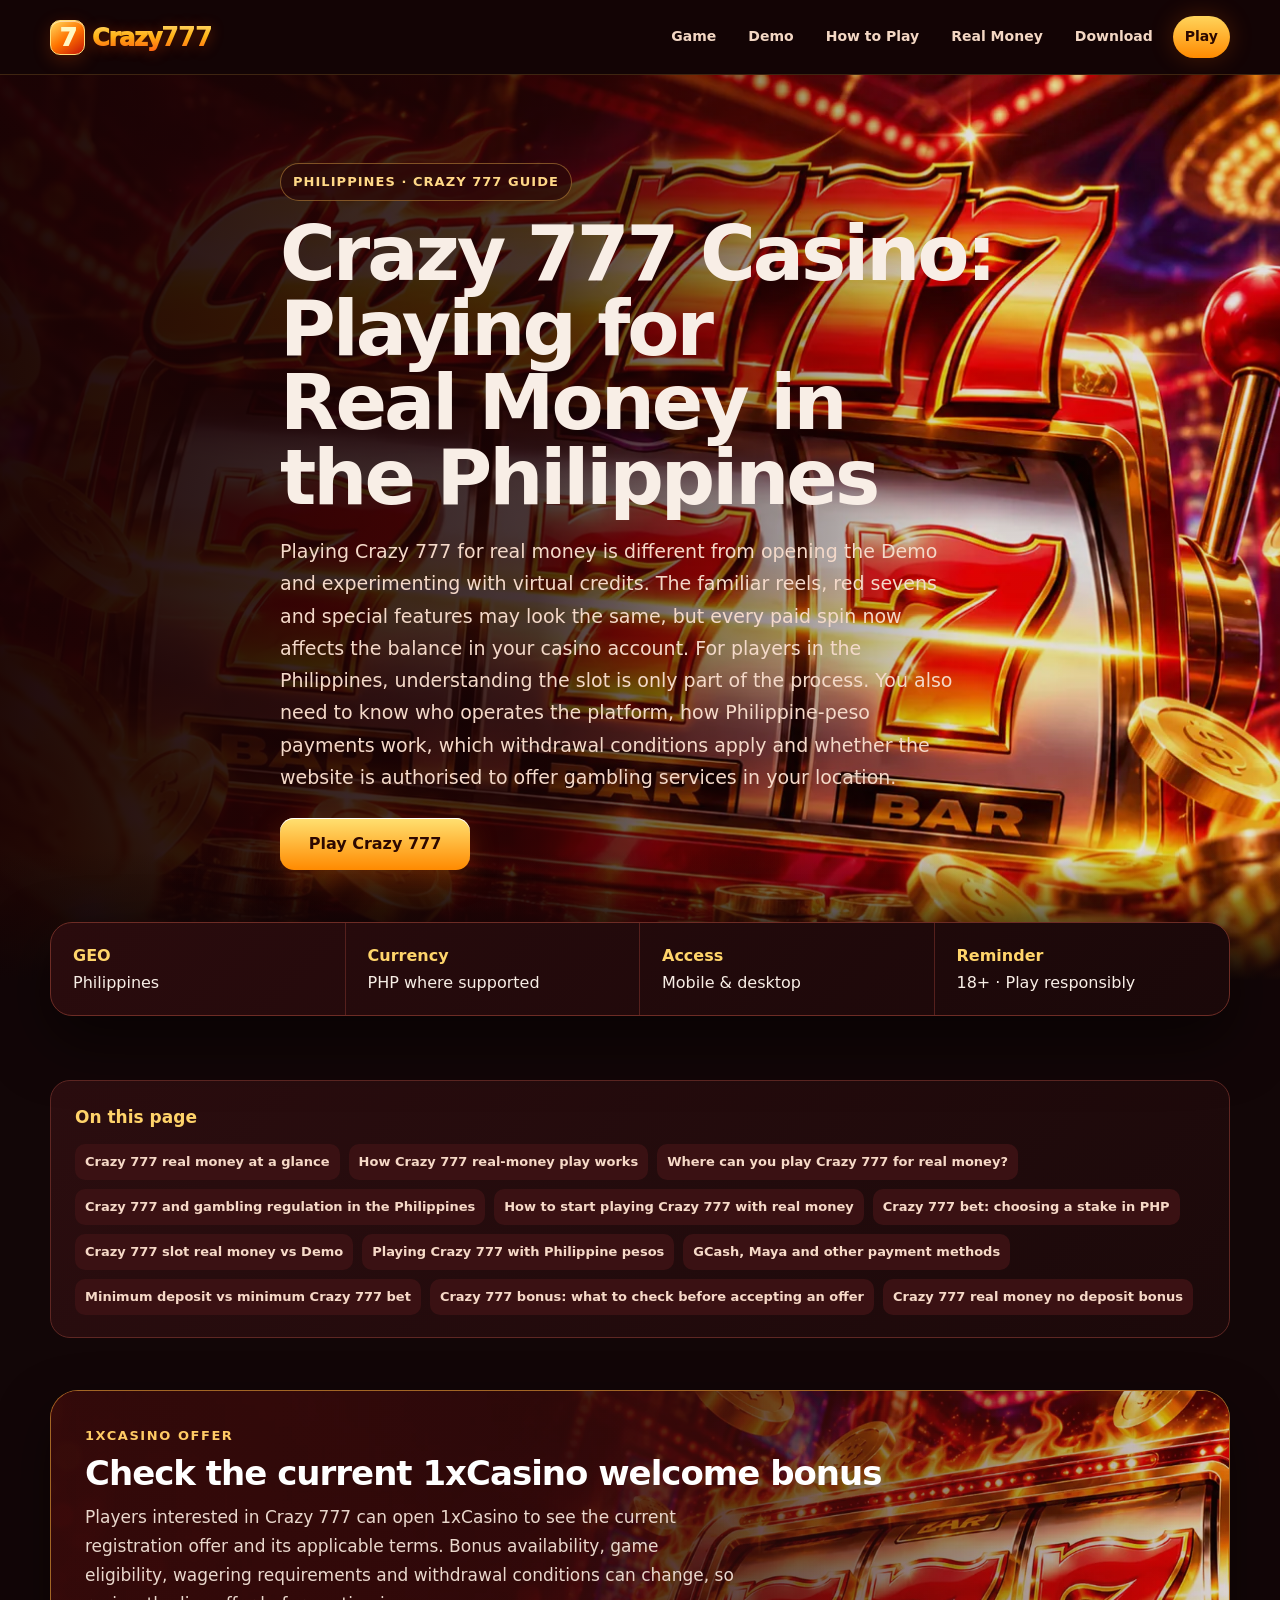
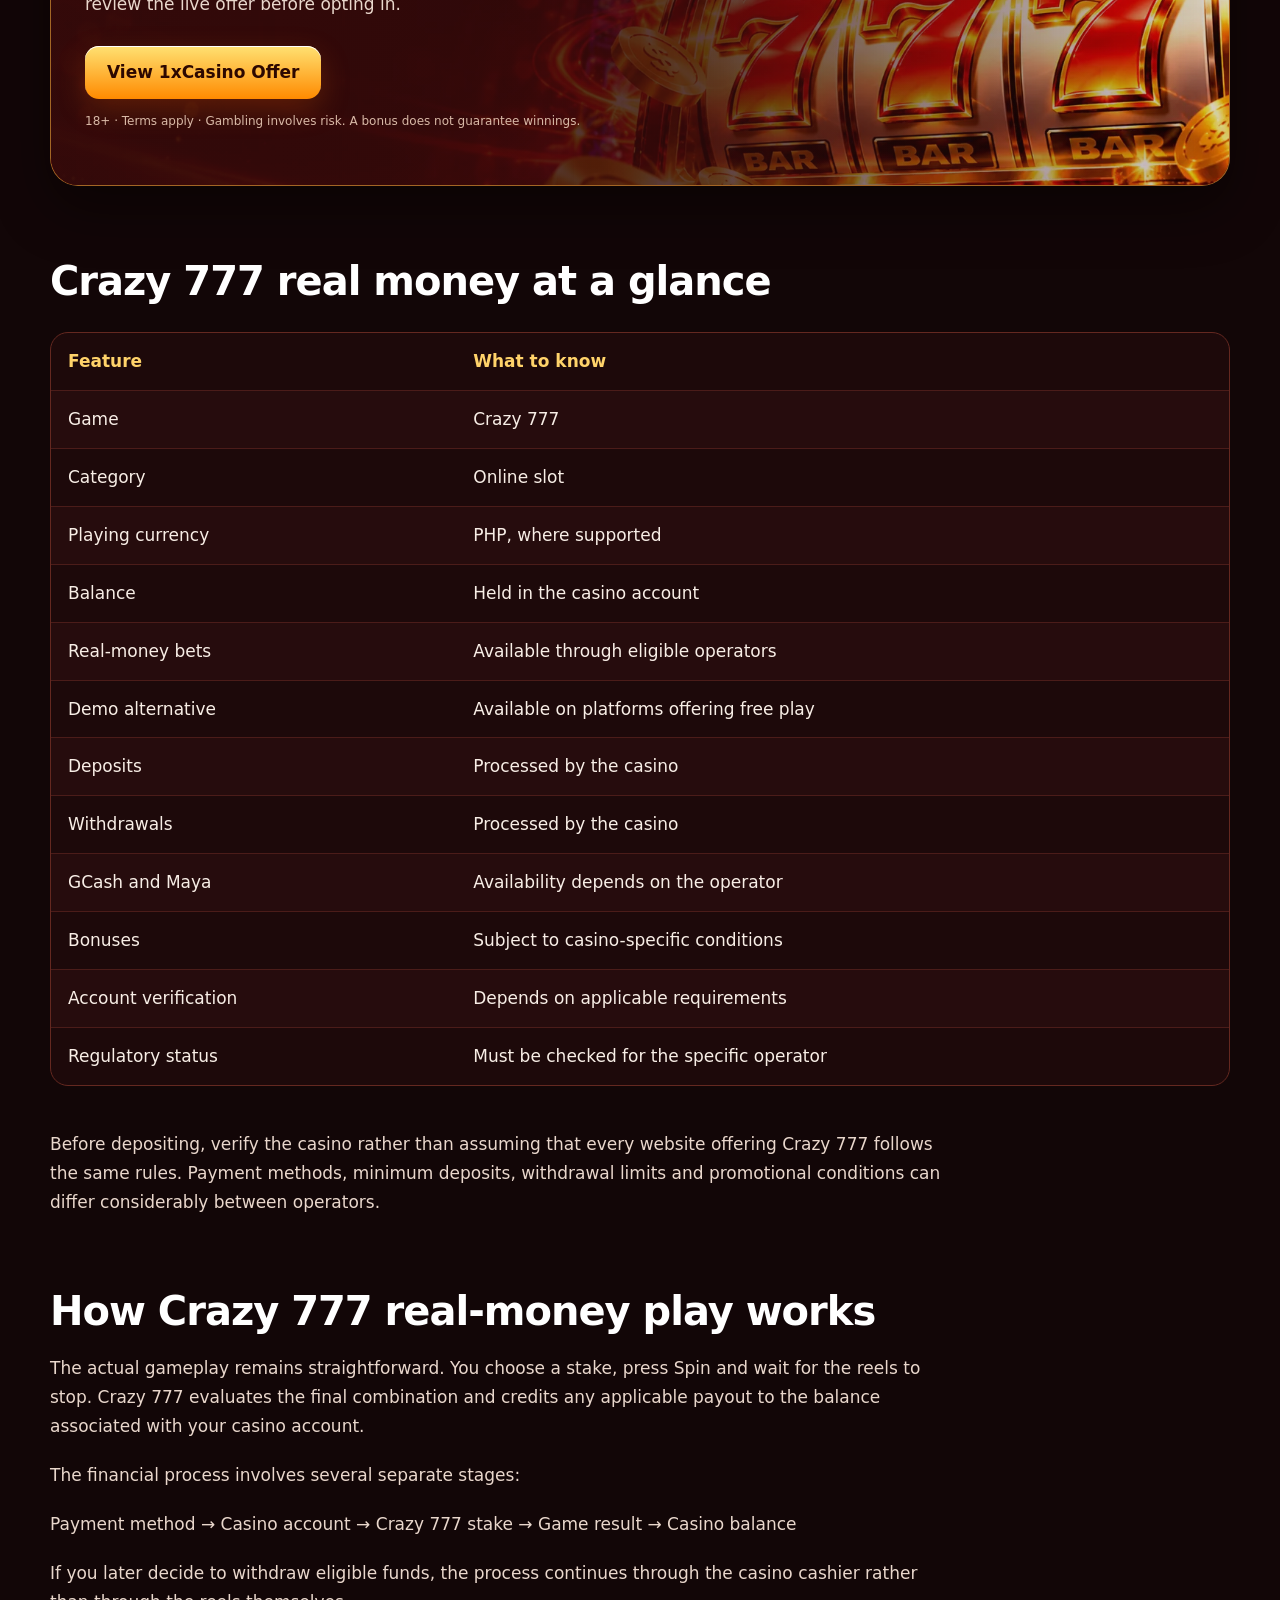
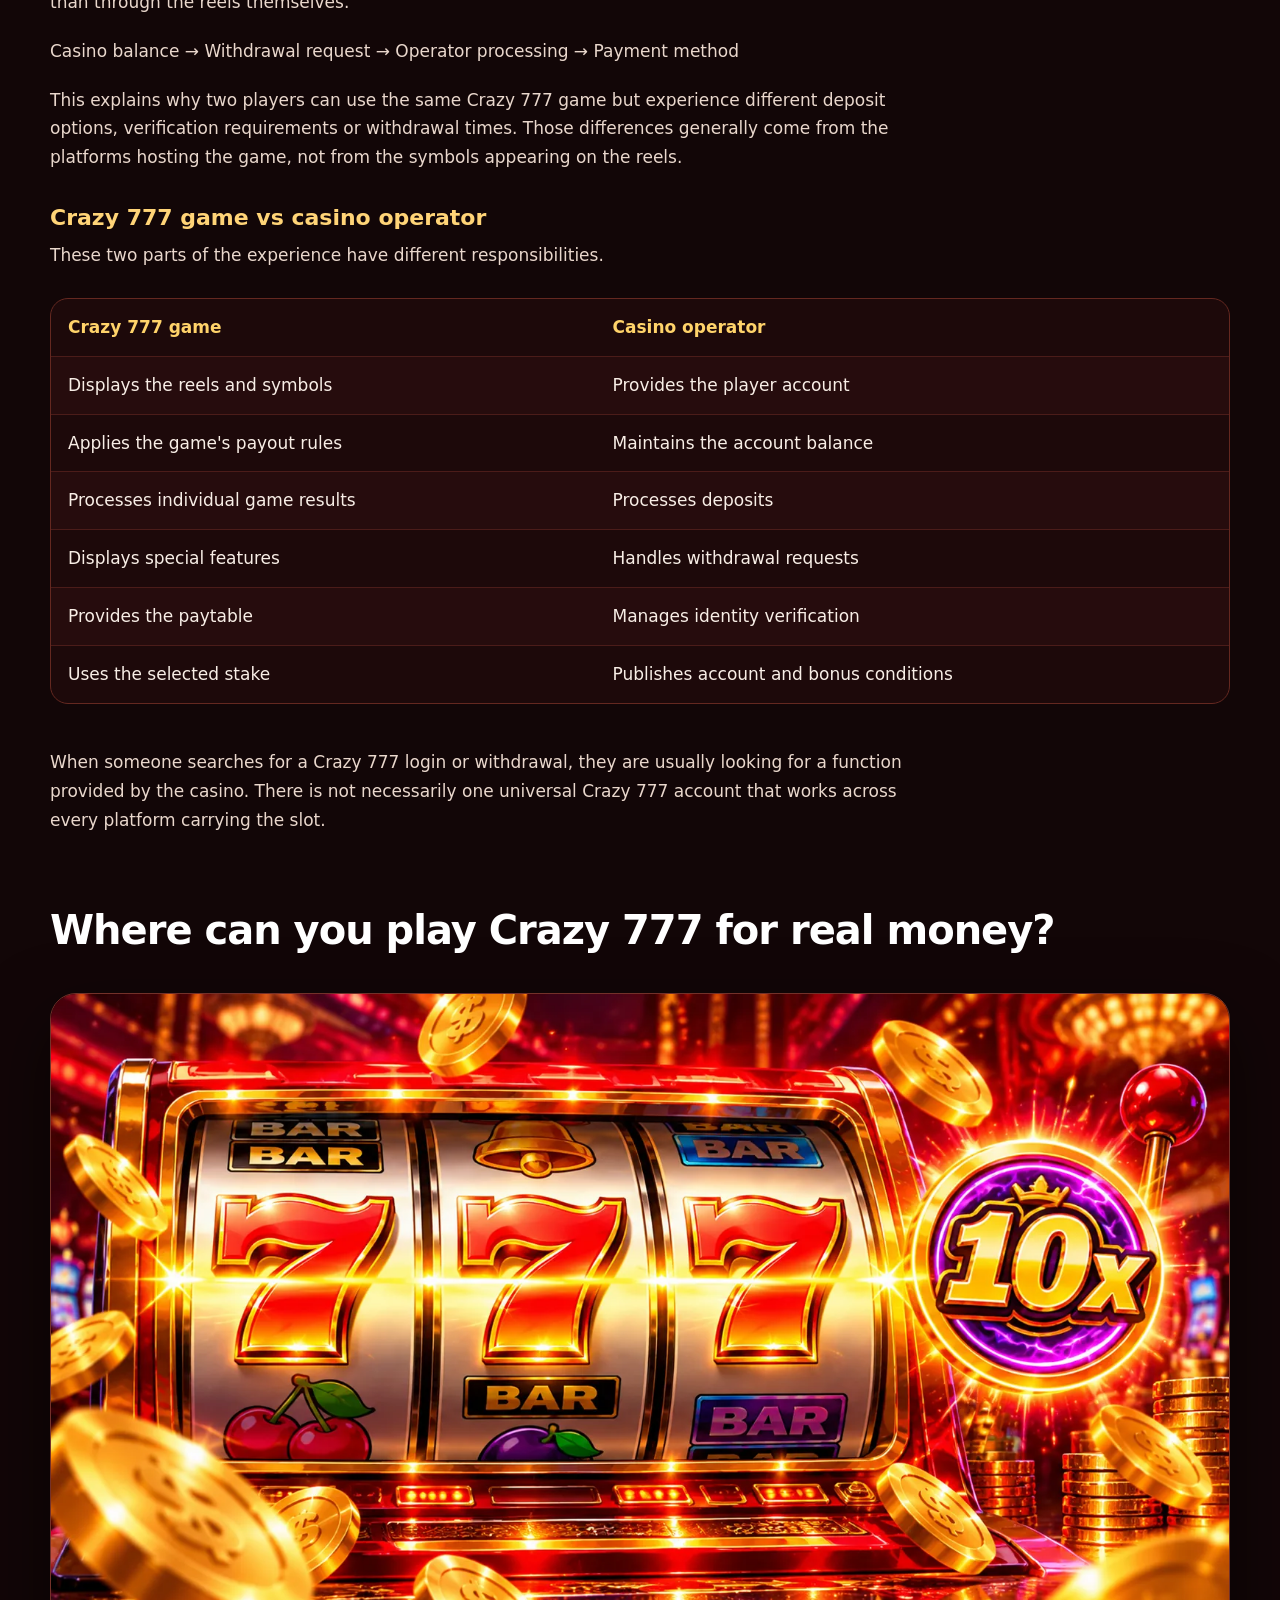
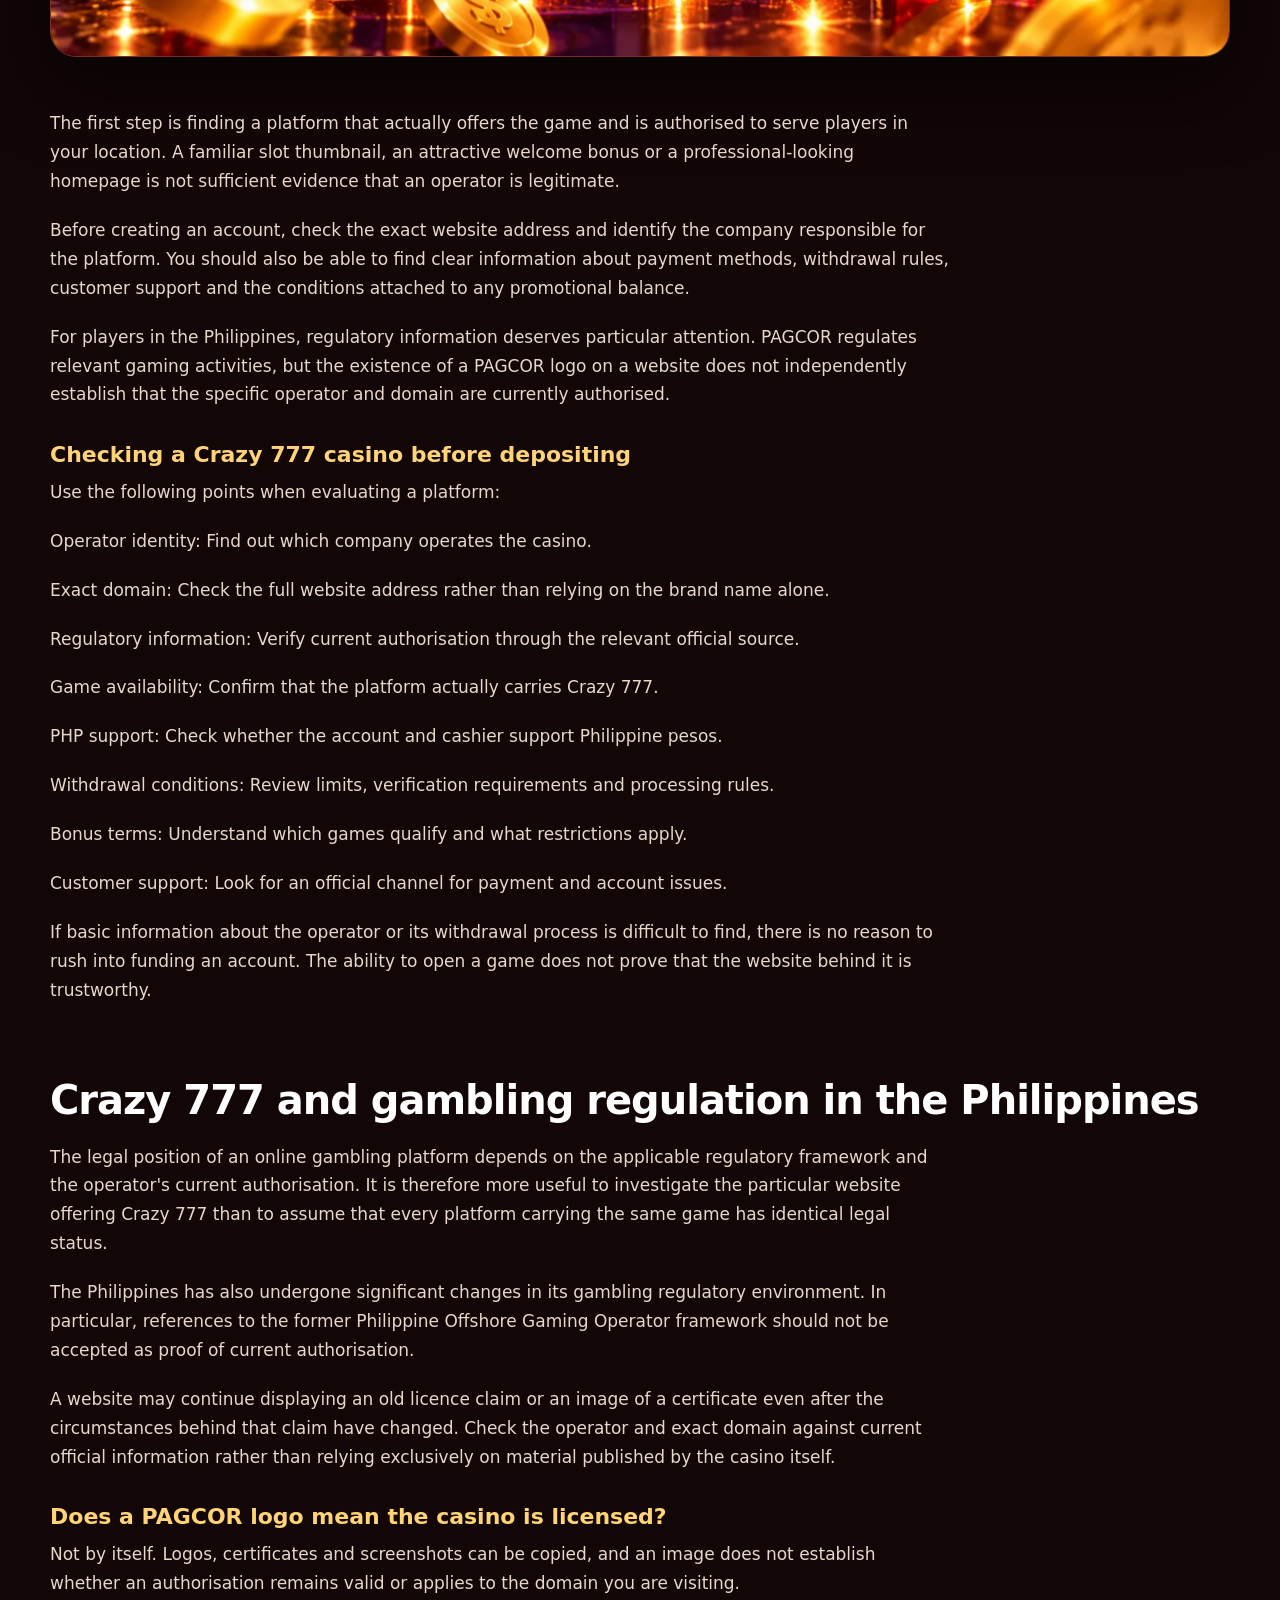
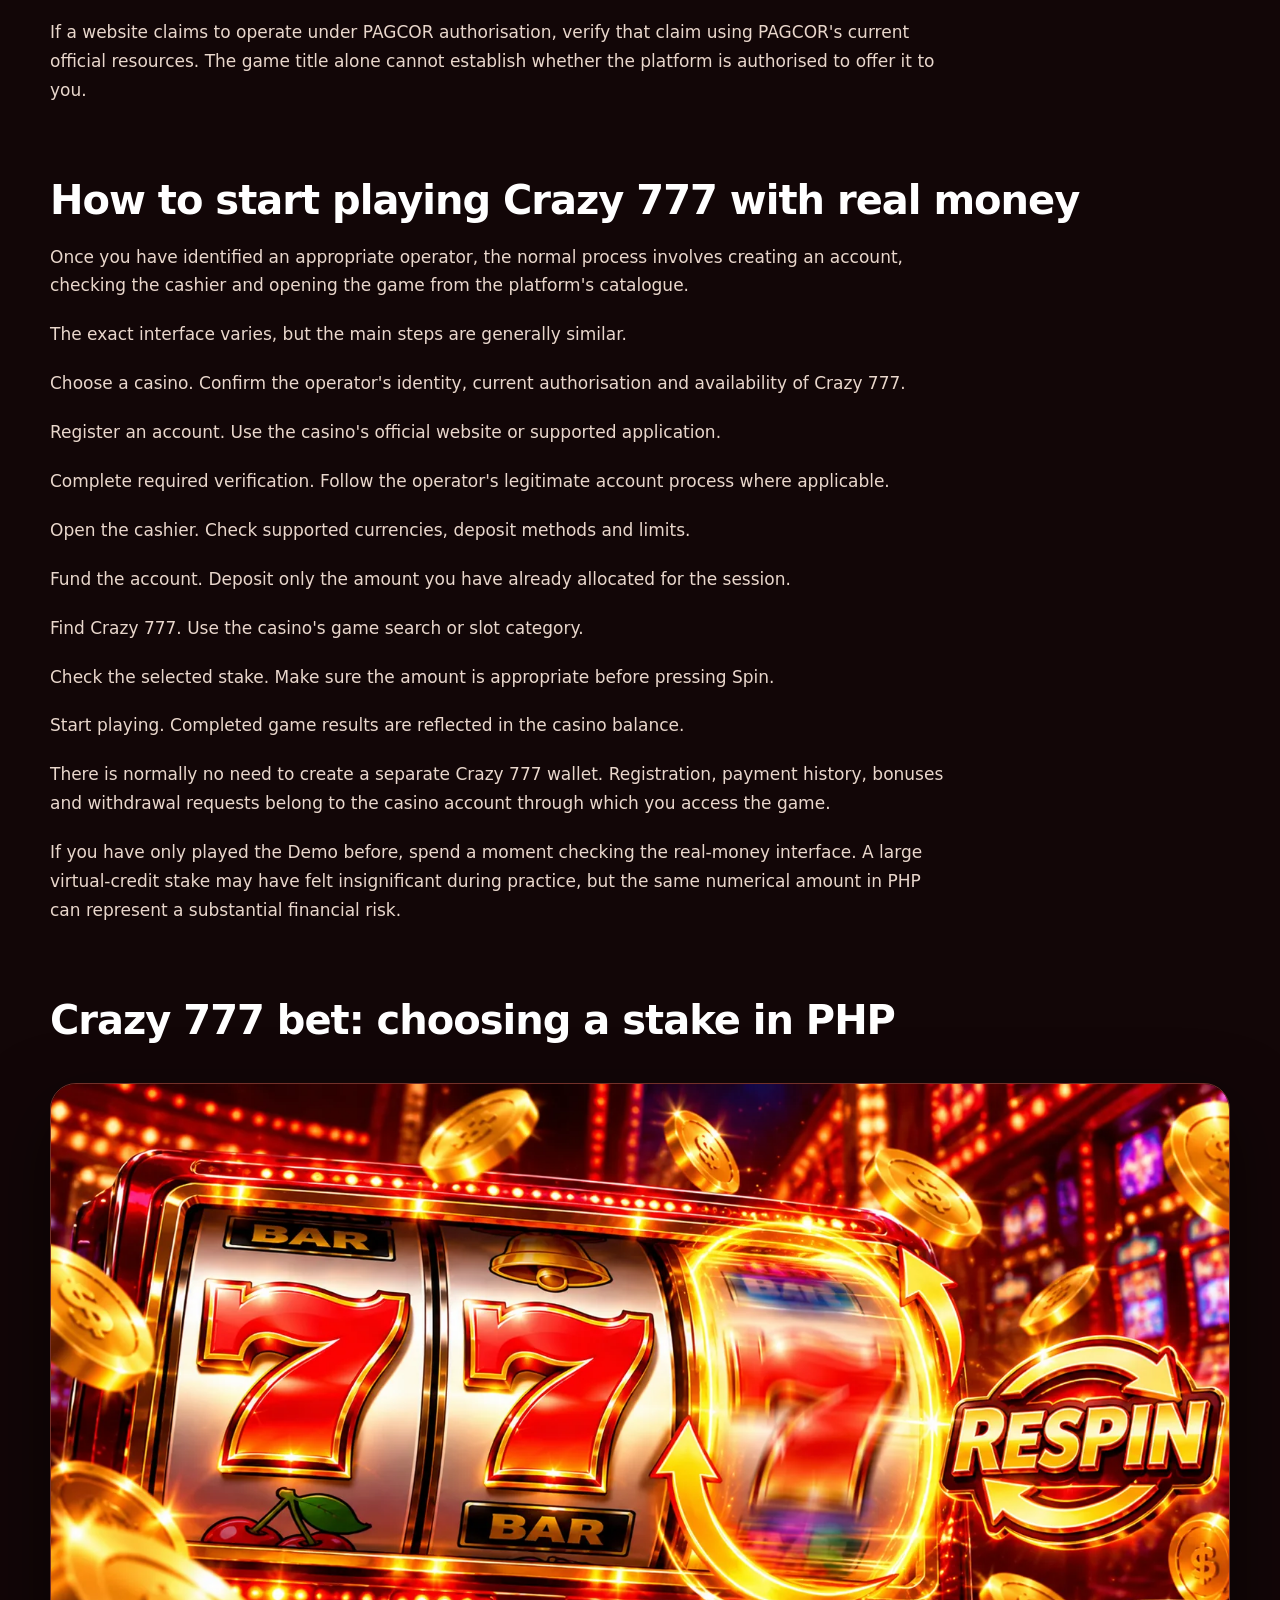
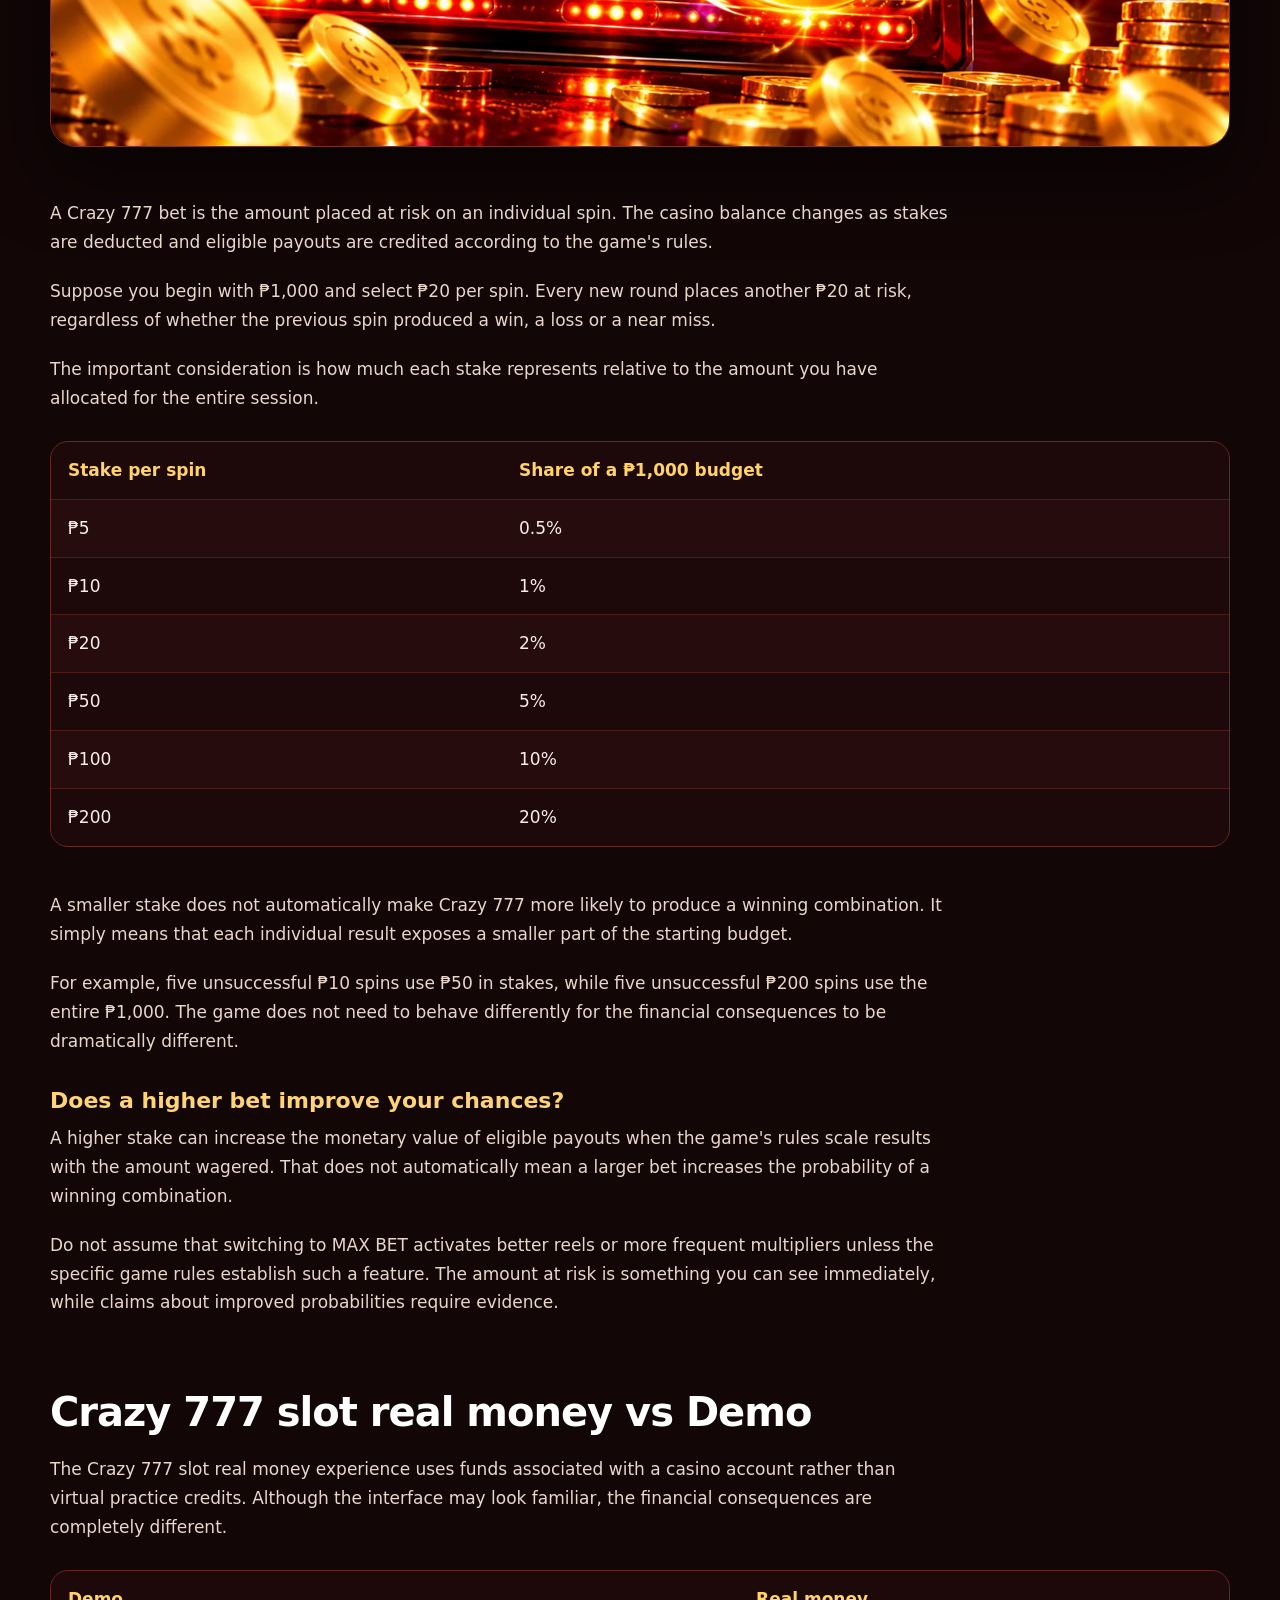
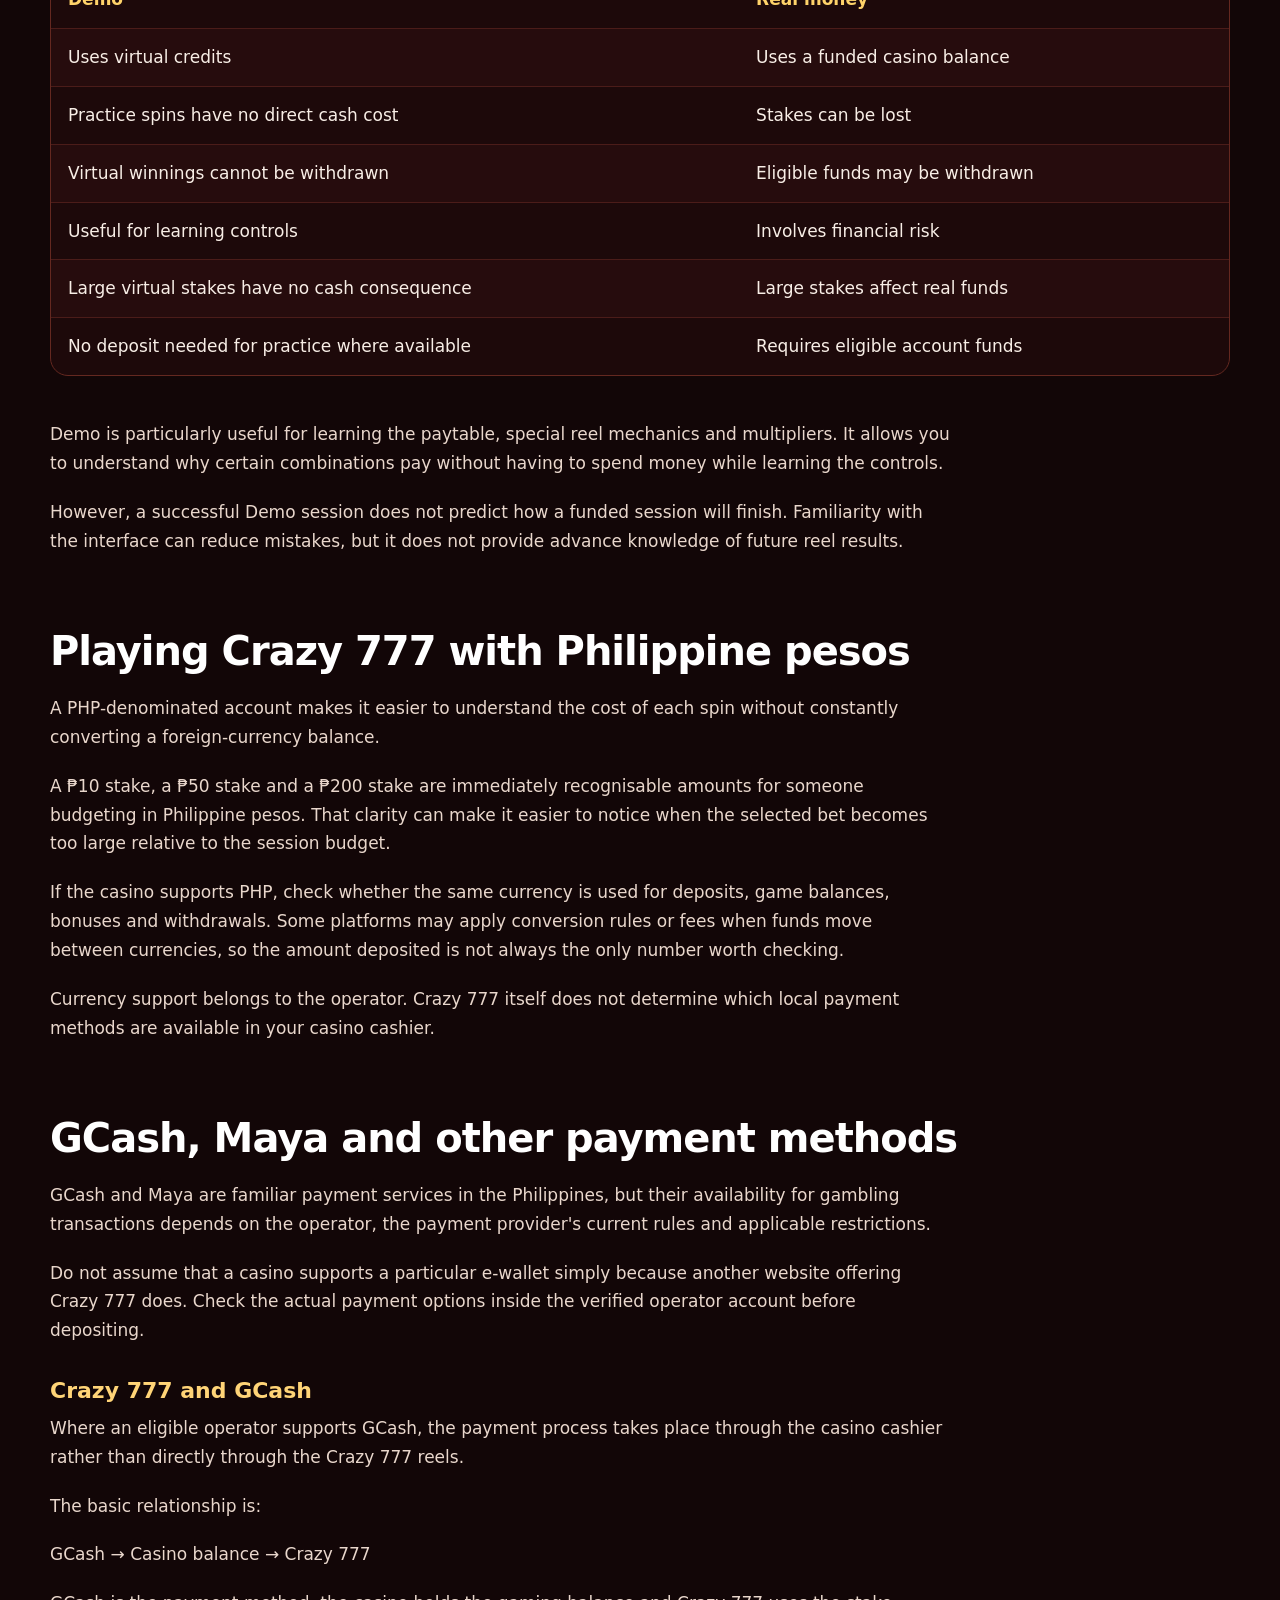
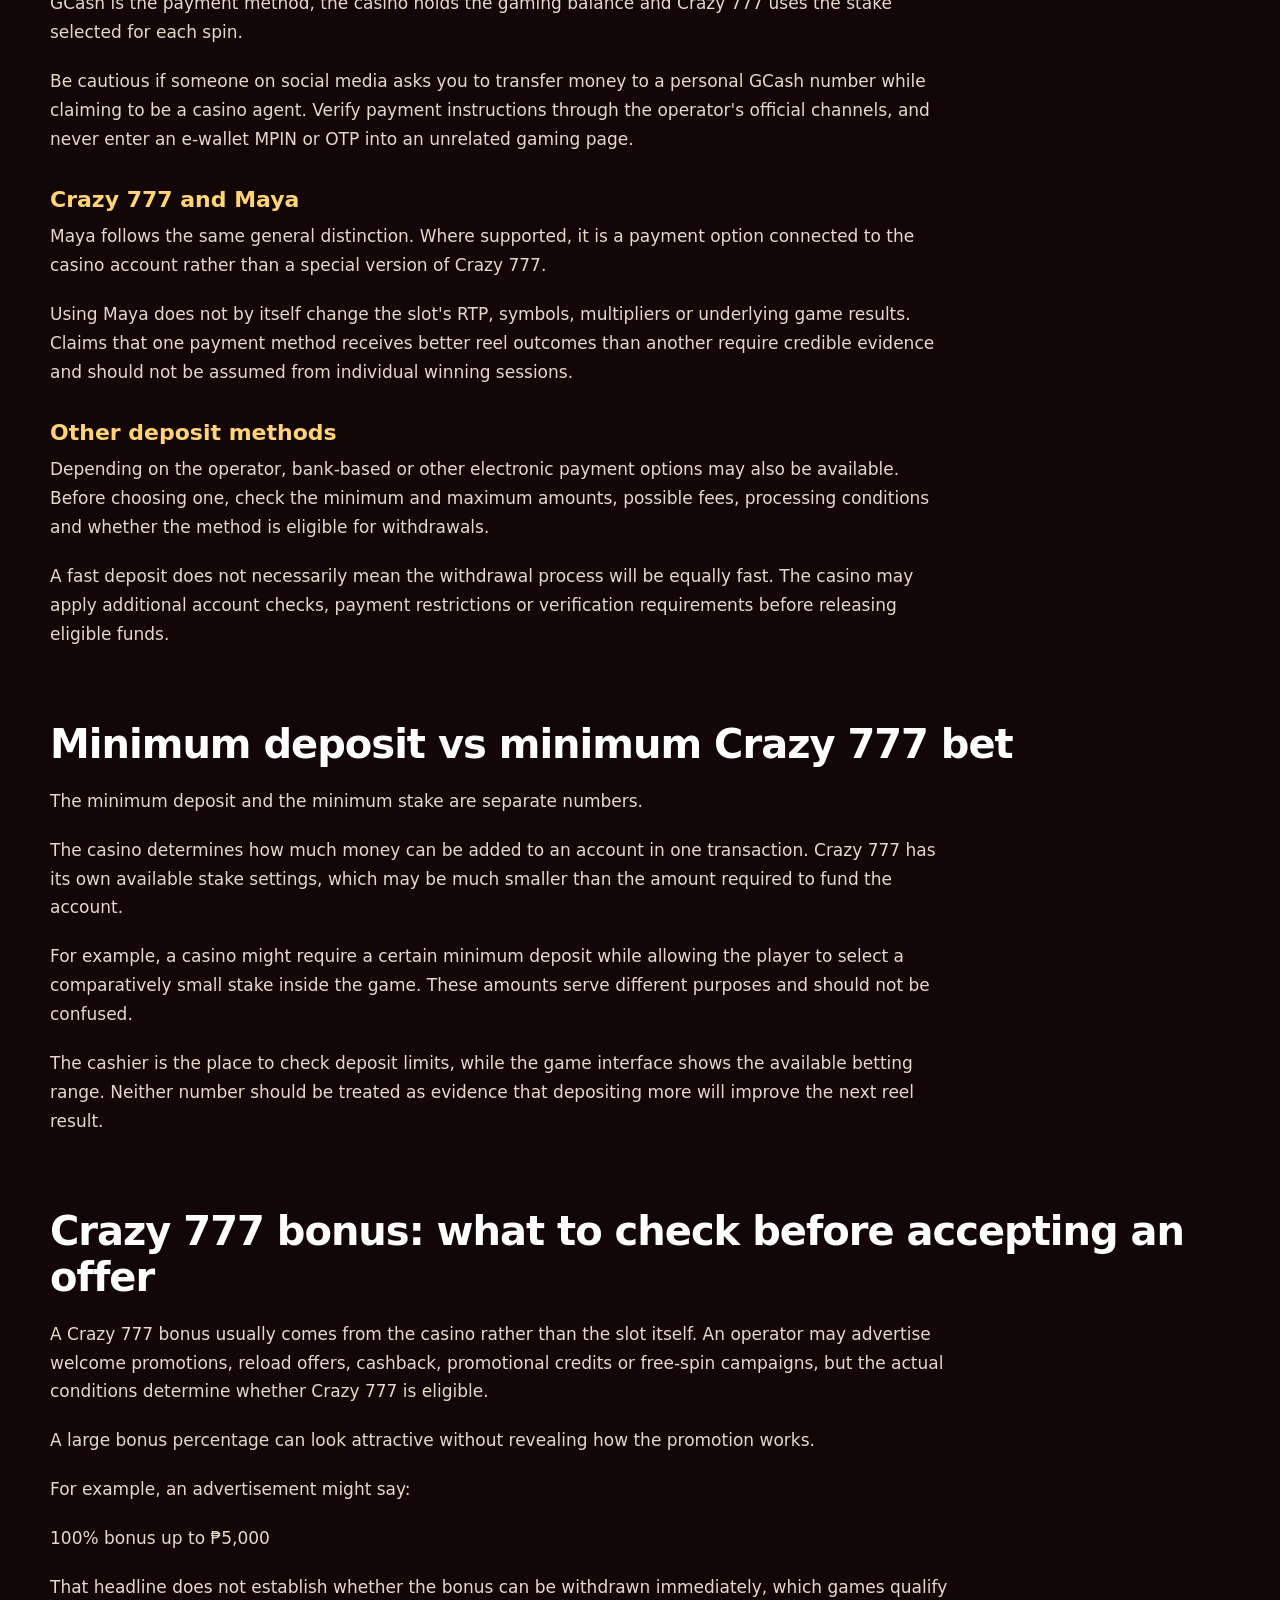
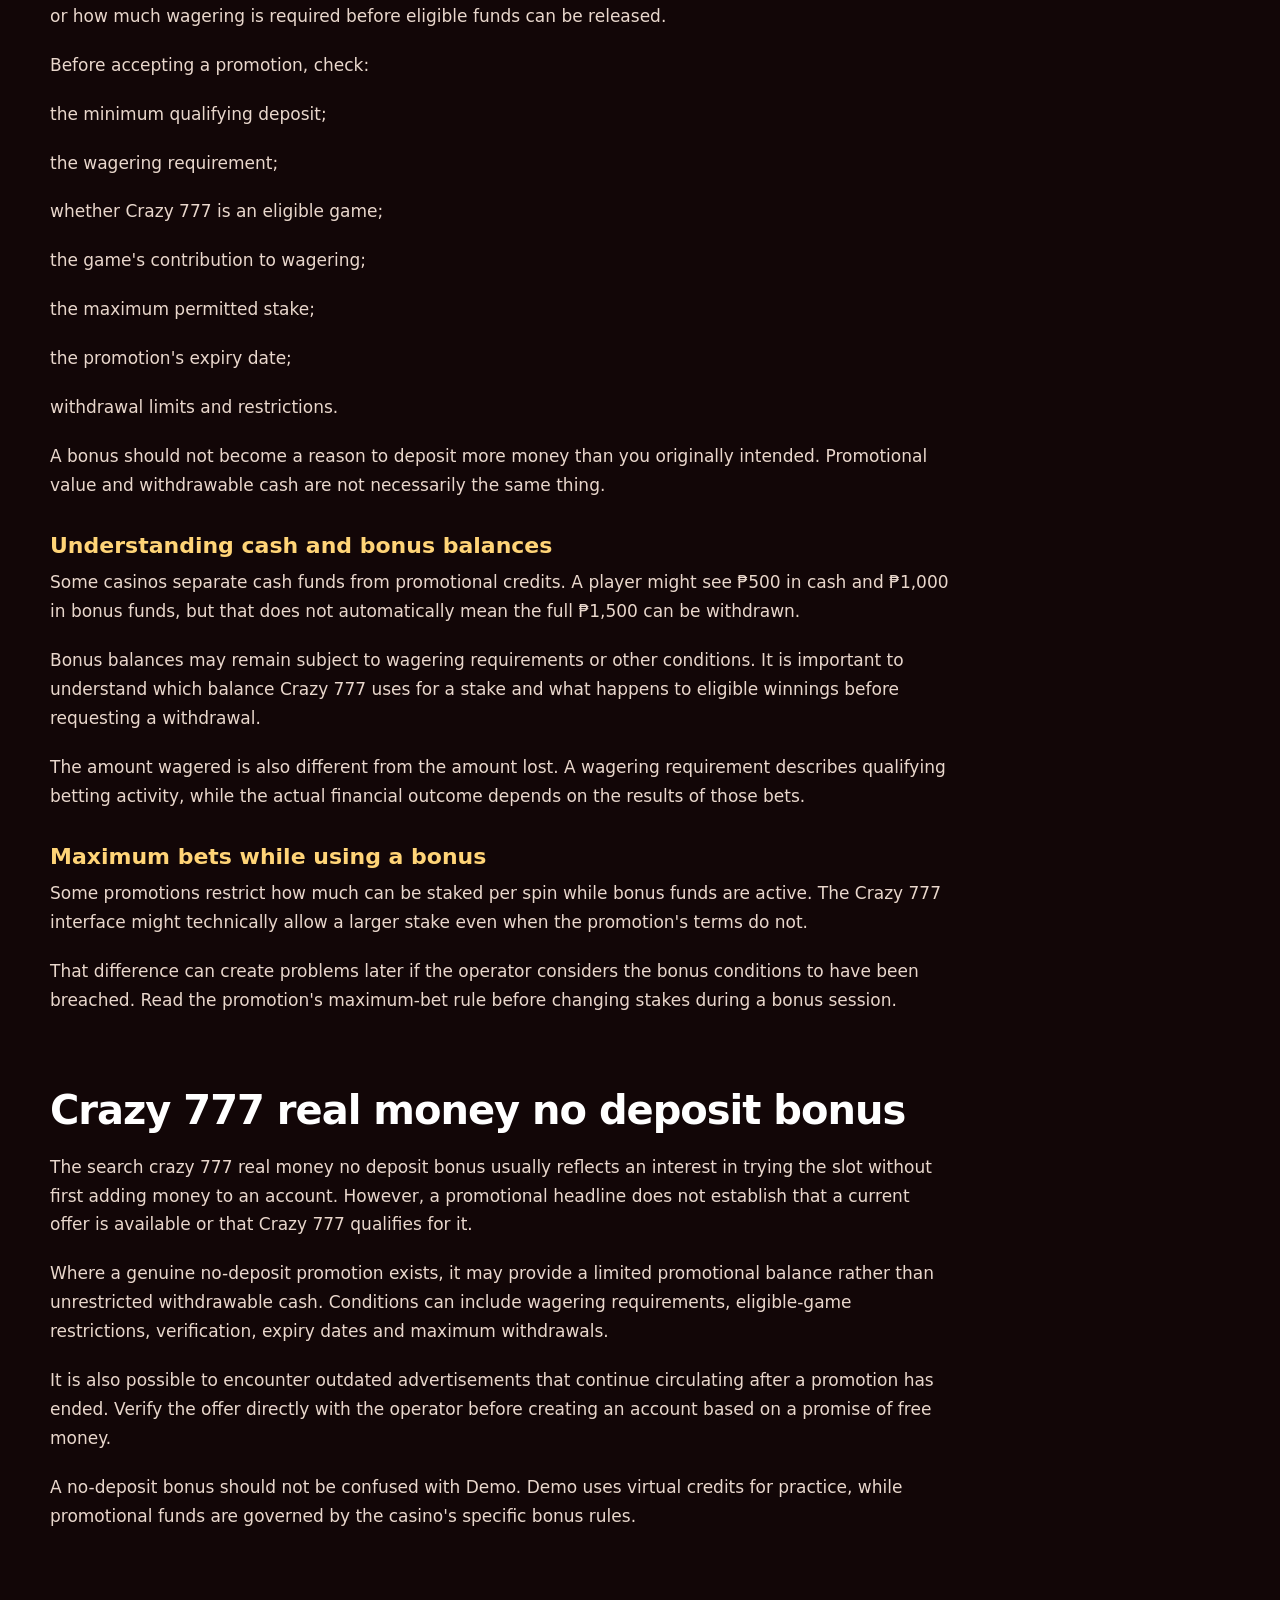
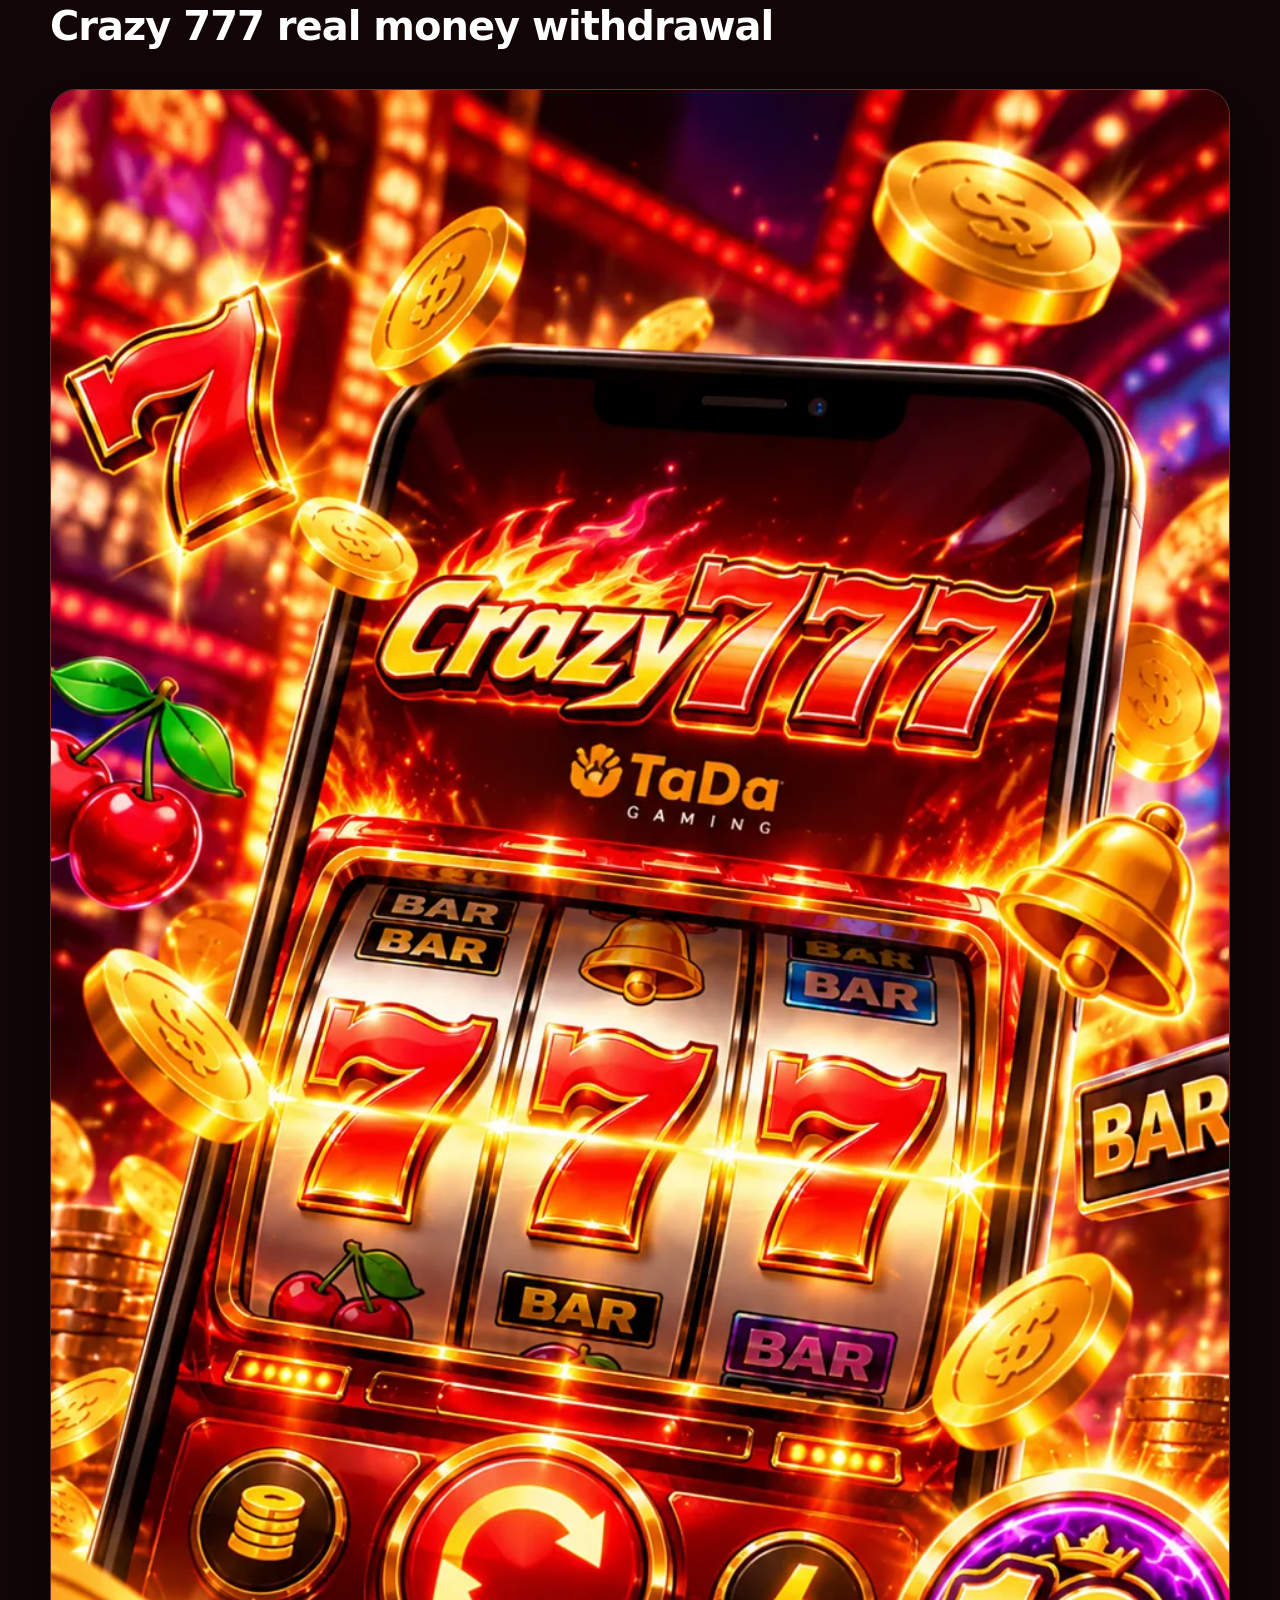
<file: crazy-777-real-money/index.html>
<!doctype html><html lang="en-PH"><head><meta charset="utf-8"><meta name="viewport" content="width=device-width,initial-scale=1"><title>Crazy 777 Casino: Real Money Guide for the Philippines</title><meta name="description" content="Learn how Crazy 777 real-money play works in the Philippines, including PHP bets, casino accounts, GCash and Maya payments, bonuses, withdrawals and safety."><meta name="robots" content="index,follow"><link rel="canonical" href="https://theredlightph.com/crazy-777-real-money/"><meta name="google-site-verification" content="9KcBztLnrq-bq9x8eg5gqF-JtW9DkqV1aY1myWnVCpM" /><meta property="og:type" content="article"><meta property="og:title" content="Crazy 777 Casino: Real Money Guide for the Philippines"><meta property="og:description" content="Learn how Crazy 777 real-money play works in the Philippines, including PHP bets, casino accounts, GCash and Maya payments, bonuses, withdrawals and safety."><meta property="og:url" content="https://theredlightph.com/crazy-777-real-money/"><meta property="og:image" content="https://theredlightph.com/assets/img/hero.webp"><meta name="twitter:card" content="summary_large_image"><meta name="twitter:title" content="Crazy 777 Casino: Real Money Guide for the Philippines"><meta name="twitter:description" content="Learn how Crazy 777 real-money play works in the Philippines, including PHP bets, casino accounts, GCash and Maya payments, bonuses, withdrawals and safety."><link rel="icon" href="/favicon.ico"><link rel="stylesheet" href="/assets/css/style.css"><script type="application/ld+json">{"@context": "https://schema.org", "@graph": [{"@type": "WebSite", "name": "Crazy 777 PH", "url": "https://theredlightph.com/"}, {"@type": "Article", "headline": "Crazy 777 Casino: Playing for Real Money in the Philippines", "description": "Learn how Crazy 777 real-money play works in the Philippines, including PHP bets, casino accounts, GCash and Maya payments, bonuses, withdrawals and safety.", "inLanguage": "en-PH", "mainEntityOfPage": "https://theredlightph.com/crazy-777-real-money/"}, {"@type": "FAQPage", "mainEntity": [{"@type": "Question", "name": "What is a Crazy 777 casino?", "acceptedAnswer": {"@type": "Answer", "text": "A Crazy 777 casino is an online gaming platform that includes Crazy 777 in its game catalogue. The casino manages the player account, payments and withdrawals, while the game handles its own reel mechanics and results."}}, {"@type": "Question", "name": "Can I play Crazy 777 for real money?", "acceptedAnswer": {"@type": "Answer", "text": "Real-money play may be available through eligible operators carrying Crazy 777. Before funding an account, verify that the particular platform is authorised to offer gambling services in your location."}}, {"@type": "Question", "name": "Is Crazy 777 real money available in the Philippines?", "acceptedAnswer": {"@type": "Answer", "text": "Availability depends on the operator and the applicable regulatory framework. Players in the Philippines should verify the current status of the platform and its exact domain rather than relying on the game title alone."}}, {"@type": "Question", "name": "Is Crazy 777 legal in the Philippines?", "acceptedAnswer": {"@type": "Answer", "text": "The regulatory status of the platform through which the game is offered matters. Check the relevant operator's current authorisation through official information rather than assuming that every website carrying Crazy 777 has the same legal status."}}, {"@type": "Question", "name": "Is an old POGO licence enough?", "acceptedAnswer": {"@type": "Answer", "text": "An old offshore or POGO licensing claim should not be treated as proof of current authorisation. The operator's present status needs to be verified independently."}}, {"@type": "Question", "name": "Does a PAGCOR logo prove a casino is licensed?", "acceptedAnswer": {"@type": "Answer", "text": "No. A logo or certificate image can be copied, so it is important to verify the actual operator and domain through current official information."}}, {"@type": "Question", "name": "What is a Crazy 777 bet?", "acceptedAnswer": {"@type": "Answer", "text": "It is the amount placed at risk on an individual spin. The selected stake is deducted from the casino balance and any eligible payout is settled according to the game's rules."}}, {"@type": "Question", "name": "Can I bet in Philippine pesos?", "acceptedAnswer": {"@type": "Answer", "text": "You can use PHP where an eligible casino provides a PHP-denominated account and offers Crazy 777. Check the currency settings before depositing or starting a real-money session."}}, {"@type": "Question", "name": "Does a higher Crazy 777 bet improve my chances?", "acceptedAnswer": {"@type": "Answer", "text": "A higher stake increases financial exposure and can increase the monetary value of eligible payouts where the game rules provide for it. It should not automatically be treated as increasing the probability of a winning combination."}}, {"@type": "Question", "name": "What is Crazy 777 slot real money?", "acceptedAnswer": {"@type": "Answer", "text": "The phrase refers to playing Crazy 777 with funds associated with a real-money casino account rather than virtual Demo credits. Individual stakes can therefore produce actual financial losses."}}, {"@type": "Question", "name": "Is Crazy 777 game real money different from Demo?", "acceptedAnswer": {"@type": "Answer", "text": "The financial environment is different. Demo uses virtual credits for practice, while real-money mode uses funds associated with a casino account and can involve deposits and withdrawals."}}, {"@type": "Question", "name": "Can I use GCash for Crazy 777?", "acceptedAnswer": {"@type": "Answer", "text": "GCash may be available where an eligible casino currently supports it for your account. Payment availability belongs to the operator rather than the Crazy 777 game itself."}}, {"@type": "Question", "name": "Can I use Maya?", "acceptedAnswer": {"@type": "Answer", "text": "Maya availability also depends on the casino and applicable payment restrictions. Check the operator's current cashier rather than assuming every platform offers the same options."}}, {"@type": "Question", "name": "Does using GCash improve Crazy 777 results?", "acceptedAnswer": {"@type": "Answer", "text": "A payment method should not be treated as a way to change the slot's reel outcomes. GCash handles payments where supported; it does not control the game result."}}, {"@type": "Question", "name": "What is the minimum Crazy 777 deposit?", "acceptedAnswer": {"@type": "Answer", "text": "The casino sets its minimum deposit, while Crazy 777 has its own available stake settings. Check the cashier and game interface separately because these amounts serve different purposes."}}, {"@type": "Question", "name": "Does depositing more make Crazy 777 pay more?", "acceptedAnswer": {"@type": "Answer", "text": "A larger deposit increases the available bankroll but does not automatically establish better reel probabilities. Claims that higher-value accounts receive more favourable results require evidence."}}, {"@type": "Question", "name": "Is there a Crazy 777 bonus?", "acceptedAnswer": {"@type": "Answer", "text": "Casinos may offer promotions for eligible games, but availability and conditions differ. Check whether Crazy 777 qualifies and review the wagering, maximum-bet and withdrawal rules before accepting an offer."}}, {"@type": "Question", "name": "Is there a Crazy 777 real money no deposit bonus?", "acceptedAnswer": {"@type": "Answer", "text": "Some operators may advertise no-deposit promotions, but their availability and conditions can change. Verify the current offer directly and check whether Crazy 777 is an eligible game."}}, {"@type": "Question", "name": "Can I withdraw a Crazy 777 bonus immediately?", "acceptedAnswer": {"@type": "Answer", "text": "Not necessarily. Promotional funds and associated winnings may be subject to wagering requirements, verification or withdrawal restrictions."}}, {"@type": "Question", "name": "What is Crazy 777 real money withdrawal?", "acceptedAnswer": {"@type": "Answer", "text": "It means withdrawing eligible funds from the casino account after playing Crazy 777. The operator processes the withdrawal rather than the slot itself."}}, {"@type": "Question", "name": "Does Crazy 777 send money directly to GCash?", "acceptedAnswer": {"@type": "Answer", "text": "The slot normally settles eligible game payouts in the casino balance. Any subsequent transfer to GCash, where supported, is handled through the operator's withdrawal process."}}, {"@type": "Question", "name": "How do I withdraw Crazy 777 winnings?", "acceptedAnswer": {"@type": "Answer", "text": "Open the casino cashier, choose an available withdrawal method, enter the amount and complete any required verification. Processing conditions depend on the operator."}}, {"@type": "Question", "name": "Why is my Crazy 777 withdrawal pending?", "acceptedAnswer": {"@type": "Answer", "text": "A request may remain pending because of operator processing, identity verification, payment checks or applicable bonus conditions. Check the published timeframe and contact official support if the delay exceeds it."}}, {"@type": "Question", "name": "Why was my withdrawal rejected?", "acceptedAnswer": {"@type": "Answer", "text": "Possible reasons include incomplete verification, incorrect payment information, unsupported methods or unmet bonus conditions. Review the operator's explanation before submitting another request."}}, {"@type": "Question", "name": "Do I need KYC to withdraw?", "acceptedAnswer": {"@type": "Answer", "text": "Identity verification requirements depend on the operator and applicable regulations. Complete any required checks through the verified casino account rather than an unrelated third-party page."}}, {"@type": "Question", "name": "Should I pay an agent to unlock winnings?", "acceptedAnswer": {"@type": "Answer", "text": "Do not send money to an unknown person simply because they claim a separate payment will release a displayed balance. Verify any legitimate account fee or requirement through the operator's official channels."}}, {"@type": "Question", "name": "Can I play Crazy 777 real money on Android?", "acceptedAnswer": {"@type": "Answer", "text": "Mobile access may be available through a compatible casino website or supported application. The funded casino account determines real-money status, not the installation of a particular APK."}}, {"@type": "Question", "name": "Can I play Crazy 777 real money on iPhone?", "acceptedAnswer": {"@type": "Answer", "text": "Access depends on the operator's supported mobile platform and the availability of the game. A compatible browser may provide access without requiring a separate game application."}}, {"@type": "Question", "name": "Do I need a Crazy 777 Real Money APK?", "acceptedAnswer": {"@type": "Answer", "text": "Not necessarily. Some casinos provide browser-based access, and an unfamiliar APK filename does not establish that the application is legitimate or connected to a verified operator."}}, {"@type": "Question", "name": "Is Crazy 777 a way to earn money?", "acceptedAnswer": {"@type": "Answer", "text": "Crazy 777 involves uncertain gambling outcomes and should not be treated as a reliable source of income. A profitable session does not guarantee that future sessions will produce the same result."}}, {"@type": "Question", "name": "How old do I need to be for PAGCOR-regulated gambling?", "acceptedAnswer": {"@type": "Answer", "text": "PAGCOR's responsible-gaming framework prohibits persons under 21 from gambling, alongside other restricted categories. Check the current applicable rules and the operator's eligibility requirements."}}, {"@type": "Question", "name": "How can I choose a safer Crazy 777 casino?", "acceptedAnswer": {"@type": "Answer", "text": "Verify the operator and exact domain, check current regulatory information and read the payment, withdrawal and bonus conditions before depositing. Clear customer support and responsible-gaming controls are also important."}}]}]}</script></head><body><header class="site-header"><div class="wrap head"><a class="brand logo-brand" href="/" aria-label="Crazy 777 PH home"><span class="mark7">7</span><span class="brandword">Crazy<strong>777</strong></span></a><button class="burger" aria-label="Open menu">☰</button><nav class="nav"><a href="/">Game</a><a href="/crazy-777-demo/">Demo</a><a href="/how-to-play-crazy-777/">How to Play</a><a href="/crazy-777-real-money/">Real Money</a><a href="/crazy-777-download/">Download</a><a class="play-top" href="/play/">Play</a></nav></div></header><section class="hero"><div class="wrap hero-in"><span class="eyebrow">Philippines · Crazy 777 Guide</span><h1>Crazy 777 Casino: Playing for Real Money in the Philippines</h1><p>Playing Crazy 777 for real money is different from opening the Demo and experimenting with virtual credits. The familiar reels, red sevens and special features may look the same, but every paid spin now affects the balance in your casino account. For players in the Philippines, understanding the slot is only part of the process. You also need to know who operates the platform, how Philippine-peso payments work, which withdrawal conditions apply and whether the website is authorised to offer gambling services in your location.</p><div class="hero-actions"><a class="btn btn-main" href="/play/" rel="nofollow sponsored">Play Crazy 777</a></div></div></section><div class="trustbar"><div class="wrap trustgrid"><div><b>GEO</b>Philippines</div><div><b>Currency</b>PHP where supported</div><div><b>Access</b>Mobile & desktop</div><div><b>Reminder</b>18+ · Play responsibly</div></div></div><main class="main"><article class="wrap content"><aside class="toc"><strong>On this page</strong><div class="toc-links"><a href="#crazy-777-real-money-at-a-glance">Crazy 777 real money at a glance</a><a href="#how-crazy-777-real-money-play-works">How Crazy 777 real-money play works</a><a href="#where-can-you-play-crazy-777-for-real-money">Where can you play Crazy 777 for real money?</a><a href="#crazy-777-and-gambling-regulation-in-the-philippines">Crazy 777 and gambling regulation in the Philippines</a><a href="#how-to-start-playing-crazy-777-with-real-money">How to start playing Crazy 777 with real money</a><a href="#crazy-777-bet-choosing-a-stake-in-php">Crazy 777 bet: choosing a stake in PHP</a><a href="#crazy-777-slot-real-money-vs-demo">Crazy 777 slot real money vs Demo</a><a href="#playing-crazy-777-with-philippine-pesos">Playing Crazy 777 with Philippine pesos</a><a href="#gcash-maya-and-other-payment-methods">GCash, Maya and other payment methods</a><a href="#minimum-deposit-vs-minimum-crazy-777-bet">Minimum deposit vs minimum Crazy 777 bet</a><a href="#crazy-777-bonus-what-to-check-before-accepting-an-offer">Crazy 777 bonus: what to check before accepting an offer</a><a href="#crazy-777-real-money-no-deposit-bonus">Crazy 777 real money no deposit bonus</a></div></aside><section class="bonus"><div class="bonus-kicker">1xCasino offer</div><h2>Check the current 1xCasino welcome bonus</h2><p>Players interested in Crazy 777 can open 1xCasino to see the current registration offer and its applicable terms. Bonus availability, game eligibility, wagering requirements and withdrawal conditions can change, so review the live offer before opting in.</p><a class="btn btn-main" href="/play/" rel="nofollow sponsored">View 1xCasino Offer</a><p class="bonus-note">18+ · Terms apply · Gambling involves risk. A bonus does not guarantee winnings.</p></section><h2 id="crazy-777-real-money-at-a-glance">Crazy 777 real money at a glance</h2><div class="table-wrap"><table><tr><th>Feature</th><th>What to know</th></tr><tr><td>Game</td><td>Crazy 777</td></tr><tr><td>Category</td><td>Online slot</td></tr><tr><td>Playing currency</td><td>PHP, where supported</td></tr><tr><td>Balance</td><td>Held in the casino account</td></tr><tr><td>Real-money bets</td><td>Available through eligible operators</td></tr><tr><td>Demo alternative</td><td>Available on platforms offering free play</td></tr><tr><td>Deposits</td><td>Processed by the casino</td></tr><tr><td>Withdrawals</td><td>Processed by the casino</td></tr><tr><td>GCash and Maya</td><td>Availability depends on the operator</td></tr><tr><td>Bonuses</td><td>Subject to casino-specific conditions</td></tr><tr><td>Account verification</td><td>Depends on applicable requirements</td></tr><tr><td>Regulatory status</td><td>Must be checked for the specific operator</td></tr></table></div><p>Before depositing, verify the casino rather than assuming that every website offering Crazy 777 follows the same rules. Payment methods, minimum deposits, withdrawal limits and promotional conditions can differ considerably between operators.</p><h2 id="how-crazy-777-real-money-play-works">How Crazy 777 real-money play works</h2><p>The actual gameplay remains straightforward. You choose a stake, press Spin and wait for the reels to stop. Crazy 777 evaluates the final combination and credits any applicable payout to the balance associated with your casino account.</p><p>The financial process involves several separate stages:</p><p>Payment method → Casino account → Crazy 777 stake → Game result → Casino balance</p><p>If you later decide to withdraw eligible funds, the process continues through the casino cashier rather than through the reels themselves.</p><p>Casino balance → Withdrawal request → Operator processing → Payment method</p><p>This explains why two players can use the same Crazy 777 game but experience different deposit options, verification requirements or withdrawal times. Those differences generally come from the platforms hosting the game, not from the symbols appearing on the reels.</p><h3>Crazy 777 game vs casino operator</h3><p>These two parts of the experience have different responsibilities.</p><div class="table-wrap"><table><tr><th>Crazy 777 game</th><th>Casino operator</th></tr><tr><td>Displays the reels and symbols</td><td>Provides the player account</td></tr><tr><td>Applies the game&#x27;s payout rules</td><td>Maintains the account balance</td></tr><tr><td>Processes individual game results</td><td>Processes deposits</td></tr><tr><td>Displays special features</td><td>Handles withdrawal requests</td></tr><tr><td>Provides the paytable</td><td>Manages identity verification</td></tr><tr><td>Uses the selected stake</td><td>Publishes account and bonus conditions</td></tr></table></div><p>When someone searches for a Crazy 777 login or withdrawal, they are usually looking for a function provided by the casino. There is not necessarily one universal Crazy 777 account that works across every platform carrying the slot.</p><h2 id="where-can-you-play-crazy-777-for-real-money">Where can you play Crazy 777 for real money?</h2><figure class="visual"><img src="/assets/img/gameplay.webp" alt="Crazy 777 slot gameplay with classic red 7 symbols" loading="lazy"></figure><p>The first step is finding a platform that actually offers the game and is authorised to serve players in your location. A familiar slot thumbnail, an attractive welcome bonus or a professional-looking homepage is not sufficient evidence that an operator is legitimate.</p><p>Before creating an account, check the exact website address and identify the company responsible for the platform. You should also be able to find clear information about payment methods, withdrawal rules, customer support and the conditions attached to any promotional balance.</p><p>For players in the Philippines, regulatory information deserves particular attention. PAGCOR regulates relevant gaming activities, but the existence of a PAGCOR logo on a website does not independently establish that the specific operator and domain are currently authorised.</p><h3>Checking a Crazy 777 casino before depositing</h3><p>Use the following points when evaluating a platform:</p><p>Operator identity: Find out which company operates the casino.</p><p>Exact domain: Check the full website address rather than relying on the brand name alone.</p><p>Regulatory information: Verify current authorisation through the relevant official source.</p><p>Game availability: Confirm that the platform actually carries Crazy 777.</p><p>PHP support: Check whether the account and cashier support Philippine pesos.</p><p>Withdrawal conditions: Review limits, verification requirements and processing rules.</p><p>Bonus terms: Understand which games qualify and what restrictions apply.</p><p>Customer support: Look for an official channel for payment and account issues.</p><p>If basic information about the operator or its withdrawal process is difficult to find, there is no reason to rush into funding an account. The ability to open a game does not prove that the website behind it is trustworthy.</p><h2 id="crazy-777-and-gambling-regulation-in-the-philippines">Crazy 777 and gambling regulation in the Philippines</h2><p>The legal position of an online gambling platform depends on the applicable regulatory framework and the operator&#x27;s current authorisation. It is therefore more useful to investigate the particular website offering Crazy 777 than to assume that every platform carrying the same game has identical legal status.</p><p>The Philippines has also undergone significant changes in its gambling regulatory environment. In particular, references to the former Philippine Offshore Gaming Operator framework should not be accepted as proof of current authorisation.</p><p>A website may continue displaying an old licence claim or an image of a certificate even after the circumstances behind that claim have changed. Check the operator and exact domain against current official information rather than relying exclusively on material published by the casino itself.</p><h3>Does a PAGCOR logo mean the casino is licensed?</h3><p>Not by itself. Logos, certificates and screenshots can be copied, and an image does not establish whether an authorisation remains valid or applies to the domain you are visiting.</p><p>If a website claims to operate under PAGCOR authorisation, verify that claim using PAGCOR&#x27;s current official resources. The game title alone cannot establish whether the platform is authorised to offer it to you.</p><h2 id="how-to-start-playing-crazy-777-with-real-money">How to start playing Crazy 777 with real money</h2><p>Once you have identified an appropriate operator, the normal process involves creating an account, checking the cashier and opening the game from the platform&#x27;s catalogue.</p><p>The exact interface varies, but the main steps are generally similar.</p><p>Choose a casino. Confirm the operator&#x27;s identity, current authorisation and availability of Crazy 777.</p><p>Register an account. Use the casino&#x27;s official website or supported application.</p><p>Complete required verification. Follow the operator&#x27;s legitimate account process where applicable.</p><p>Open the cashier. Check supported currencies, deposit methods and limits.</p><p>Fund the account. Deposit only the amount you have already allocated for the session.</p><p>Find Crazy 777. Use the casino&#x27;s game search or slot category.</p><p>Check the selected stake. Make sure the amount is appropriate before pressing Spin.</p><p>Start playing. Completed game results are reflected in the casino balance.</p><p>There is normally no need to create a separate Crazy 777 wallet. Registration, payment history, bonuses and withdrawal requests belong to the casino account through which you access the game.</p><p>If you have only played the Demo before, spend a moment checking the real-money interface. A large virtual-credit stake may have felt insignificant during practice, but the same numerical amount in PHP can represent a substantial financial risk.</p><h2 id="crazy-777-bet-choosing-a-stake-in-php">Crazy 777 bet: choosing a stake in PHP</h2><figure class="visual"><img src="/assets/img/respin.webp" alt="Crazy 777 special reel and respin feature" loading="lazy"></figure><p>A Crazy 777 bet is the amount placed at risk on an individual spin. The casino balance changes as stakes are deducted and eligible payouts are credited according to the game&#x27;s rules.</p><p>Suppose you begin with ₱1,000 and select ₱20 per spin. Every new round places another ₱20 at risk, regardless of whether the previous spin produced a win, a loss or a near miss.</p><p>The important consideration is how much each stake represents relative to the amount you have allocated for the entire session.</p><div class="table-wrap"><table><tr><th>Stake per spin</th><th>Share of a ₱1,000 budget</th></tr><tr><td>₱5</td><td>0.5%</td></tr><tr><td>₱10</td><td>1%</td></tr><tr><td>₱20</td><td>2%</td></tr><tr><td>₱50</td><td>5%</td></tr><tr><td>₱100</td><td>10%</td></tr><tr><td>₱200</td><td>20%</td></tr></table></div><p>A smaller stake does not automatically make Crazy 777 more likely to produce a winning combination. It simply means that each individual result exposes a smaller part of the starting budget.</p><p>For example, five unsuccessful ₱10 spins use ₱50 in stakes, while five unsuccessful ₱200 spins use the entire ₱1,000. The game does not need to behave differently for the financial consequences to be dramatically different.</p><h3>Does a higher bet improve your chances?</h3><p>A higher stake can increase the monetary value of eligible payouts when the game&#x27;s rules scale results with the amount wagered. That does not automatically mean a larger bet increases the probability of a winning combination.</p><p>Do not assume that switching to MAX BET activates better reels or more frequent multipliers unless the specific game rules establish such a feature. The amount at risk is something you can see immediately, while claims about improved probabilities require evidence.</p><h2 id="crazy-777-slot-real-money-vs-demo">Crazy 777 slot real money vs Demo</h2><p>The Crazy 777 slot real money experience uses funds associated with a casino account rather than virtual practice credits. Although the interface may look familiar, the financial consequences are completely different.</p><div class="table-wrap"><table><tr><th>Demo</th><th>Real money</th></tr><tr><td>Uses virtual credits</td><td>Uses a funded casino balance</td></tr><tr><td>Practice spins have no direct cash cost</td><td>Stakes can be lost</td></tr><tr><td>Virtual winnings cannot be withdrawn</td><td>Eligible funds may be withdrawn</td></tr><tr><td>Useful for learning controls</td><td>Involves financial risk</td></tr><tr><td>Large virtual stakes have no cash consequence</td><td>Large stakes affect real funds</td></tr><tr><td>No deposit needed for practice where available</td><td>Requires eligible account funds</td></tr></table></div><p>Demo is particularly useful for learning the paytable, special reel mechanics and multipliers. It allows you to understand why certain combinations pay without having to spend money while learning the controls.</p><p>However, a successful Demo session does not predict how a funded session will finish. Familiarity with the interface can reduce mistakes, but it does not provide advance knowledge of future reel results.</p><h2 id="playing-crazy-777-with-philippine-pesos">Playing Crazy 777 with Philippine pesos</h2><p>A PHP-denominated account makes it easier to understand the cost of each spin without constantly converting a foreign-currency balance.</p><p>A ₱10 stake, a ₱50 stake and a ₱200 stake are immediately recognisable amounts for someone budgeting in Philippine pesos. That clarity can make it easier to notice when the selected bet becomes too large relative to the session budget.</p><p>If the casino supports PHP, check whether the same currency is used for deposits, game balances, bonuses and withdrawals. Some platforms may apply conversion rules or fees when funds move between currencies, so the amount deposited is not always the only number worth checking.</p><p>Currency support belongs to the operator. Crazy 777 itself does not determine which local payment methods are available in your casino cashier.</p><h2 id="gcash-maya-and-other-payment-methods">GCash, Maya and other payment methods</h2><p>GCash and Maya are familiar payment services in the Philippines, but their availability for gambling transactions depends on the operator, the payment provider&#x27;s current rules and applicable restrictions.</p><p>Do not assume that a casino supports a particular e-wallet simply because another website offering Crazy 777 does. Check the actual payment options inside the verified operator account before depositing.</p><h3>Crazy 777 and GCash</h3><p>Where an eligible operator supports GCash, the payment process takes place through the casino cashier rather than directly through the Crazy 777 reels.</p><p>The basic relationship is:</p><p>GCash → Casino balance → Crazy 777</p><p>GCash is the payment method, the casino holds the gaming balance and Crazy 777 uses the stake selected for each spin.</p><p>Be cautious if someone on social media asks you to transfer money to a personal GCash number while claiming to be a casino agent. Verify payment instructions through the operator&#x27;s official channels, and never enter an e-wallet MPIN or OTP into an unrelated gaming page.</p><h3>Crazy 777 and Maya</h3><p>Maya follows the same general distinction. Where supported, it is a payment option connected to the casino account rather than a special version of Crazy 777.</p><p>Using Maya does not by itself change the slot&#x27;s RTP, symbols, multipliers or underlying game results. Claims that one payment method receives better reel outcomes than another require credible evidence and should not be assumed from individual winning sessions.</p><h3>Other deposit methods</h3><p>Depending on the operator, bank-based or other electronic payment options may also be available. Before choosing one, check the minimum and maximum amounts, possible fees, processing conditions and whether the method is eligible for withdrawals.</p><p>A fast deposit does not necessarily mean the withdrawal process will be equally fast. The casino may apply additional account checks, payment restrictions or verification requirements before releasing eligible funds.</p><h2 id="minimum-deposit-vs-minimum-crazy-777-bet">Minimum deposit vs minimum Crazy 777 bet</h2><p>The minimum deposit and the minimum stake are separate numbers.</p><p>The casino determines how much money can be added to an account in one transaction. Crazy 777 has its own available stake settings, which may be much smaller than the amount required to fund the account.</p><p>For example, a casino might require a certain minimum deposit while allowing the player to select a comparatively small stake inside the game. These amounts serve different purposes and should not be confused.</p><p>The cashier is the place to check deposit limits, while the game interface shows the available betting range. Neither number should be treated as evidence that depositing more will improve the next reel result.</p><h2 id="crazy-777-bonus-what-to-check-before-accepting-an-offer">Crazy 777 bonus: what to check before accepting an offer</h2><p>A Crazy 777 bonus usually comes from the casino rather than the slot itself. An operator may advertise welcome promotions, reload offers, cashback, promotional credits or free-spin campaigns, but the actual conditions determine whether Crazy 777 is eligible.</p><p>A large bonus percentage can look attractive without revealing how the promotion works.</p><p>For example, an advertisement might say:</p><p>100% bonus up to ₱5,000</p><p>That headline does not establish whether the bonus can be withdrawn immediately, which games qualify or how much wagering is required before eligible funds can be released.</p><p>Before accepting a promotion, check:</p><p>the minimum qualifying deposit;</p><p>the wagering requirement;</p><p>whether Crazy 777 is an eligible game;</p><p>the game&#x27;s contribution to wagering;</p><p>the maximum permitted stake;</p><p>the promotion&#x27;s expiry date;</p><p>withdrawal limits and restrictions.</p><p>A bonus should not become a reason to deposit more money than you originally intended. Promotional value and withdrawable cash are not necessarily the same thing.</p><h3>Understanding cash and bonus balances</h3><p>Some casinos separate cash funds from promotional credits. A player might see ₱500 in cash and ₱1,000 in bonus funds, but that does not automatically mean the full ₱1,500 can be withdrawn.</p><p>Bonus balances may remain subject to wagering requirements or other conditions. It is important to understand which balance Crazy 777 uses for a stake and what happens to eligible winnings before requesting a withdrawal.</p><p>The amount wagered is also different from the amount lost. A wagering requirement describes qualifying betting activity, while the actual financial outcome depends on the results of those bets.</p><h3>Maximum bets while using a bonus</h3><p>Some promotions restrict how much can be staked per spin while bonus funds are active. The Crazy 777 interface might technically allow a larger stake even when the promotion&#x27;s terms do not.</p><p>That difference can create problems later if the operator considers the bonus conditions to have been breached. Read the promotion&#x27;s maximum-bet rule before changing stakes during a bonus session.</p><h2 id="crazy-777-real-money-no-deposit-bonus">Crazy 777 real money no deposit bonus</h2><p>The search crazy 777 real money no deposit bonus usually reflects an interest in trying the slot without first adding money to an account. However, a promotional headline does not establish that a current offer is available or that Crazy 777 qualifies for it.</p><p>Where a genuine no-deposit promotion exists, it may provide a limited promotional balance rather than unrestricted withdrawable cash. Conditions can include wagering requirements, eligible-game restrictions, verification, expiry dates and maximum withdrawals.</p><p>It is also possible to encounter outdated advertisements that continue circulating after a promotion has ended. Verify the offer directly with the operator before creating an account based on a promise of free money.</p><p>A no-deposit bonus should not be confused with Demo. Demo uses virtual credits for practice, while promotional funds are governed by the casino&#x27;s specific bonus rules.</p><h2 id="crazy-777-real-money-withdrawal">Crazy 777 real money withdrawal</h2><figure class="visual"><img src="/assets/img/mobile.webp" alt="Crazy 777 mobile gameplay on a smartphone" loading="lazy"></figure><p>A crazy 777 real money withdrawal means moving eligible funds from the casino account to an approved payment method after playing the slot. It is not a function performed directly by the reels.</p><p>When a Crazy 777 spin finishes, the game settles any applicable payout in the casino balance. The operator then determines how eligible funds can be withdrawn under its account, payment and verification rules.</p><p>The process generally follows this sequence:</p><p>Crazy 777 result → Casino balance → Withdrawal request → Operator processing → Payment method</p><p>This distinction explains why withdrawal conditions can differ even when the same game is available at several casinos.</p><h3>How to withdraw Crazy 777 winnings</h3><p>The exact interface depends on the operator, but a typical withdrawal request involves the following steps:</p><p>Log in to the casino account.</p><p>Open the cashier or payments section.</p><p>Select the withdrawal option.</p><p>Choose an available payment method.</p><p>Enter the amount you want to withdraw.</p><p>Complete any required verification.</p><p>Submit the request and review its status.</p><p>The casino may require identity checks or confirmation that the selected payment method belongs to the account holder. Complete those requirements through the operator&#x27;s verified website or official support channel rather than sending documents to an unknown social-media contact.</p><h3>Why is my Crazy 777 withdrawal pending?</h3><p>A pending withdrawal does not necessarily mean that the money has disappeared. The request may still be undergoing operator processing, identity verification, payment checks or a review of applicable bonus conditions.</p><p>Withdrawal limits and the selected payment method can also affect processing. Check the operator&#x27;s published timeframe and any notifications associated with your account before assuming the request has failed.</p><p>If the stated processing period has passed, contact official casino support and ask for an explanation. Avoid relying on an unrelated person who claims they can accelerate the payment in exchange for a separate transfer.</p><h3>Why was my withdrawal rejected?</h3><p>Withdrawal requests can be rejected for several reasons, depending on the operator&#x27;s rules. Common possibilities include incomplete verification, incorrect payment details, a name mismatch, unsupported payment methods or unmet bonus conditions.</p><p>The rejection notice should be reviewed carefully because the appropriate next step depends on the actual reason. A missing document and a bonus restriction are different issues and should not be handled as though they were the same.</p><p>If someone claims that you must pay an additional fee to their personal account to unlock a large balance, verify that demand through the casino&#x27;s official support channel. Do not keep sending money merely because a website displays a substantial amount as pending.</p><h2 id="cash-out-vs-withdrawal-what-is-the-difference">Cash Out vs withdrawal: what is the difference?</h2><p>The term cash out can be confusing because it is used differently across gambling products. In some games, a player manually chooses when to cash out during an active round.</p><p>Crazy 777 is a slot, so eligible payouts from completed spins are normally settled automatically according to the game&#x27;s rules. The player does not generally need to choose a manual cash-out moment while the reels are moving.</p><p>A casino withdrawal is a separate action that happens after the game result has been credited to the account.</p><p>Completed spin → Applicable payout credited → Eligible casino balance → Withdrawal request</p><p>Understanding this difference makes it easier to identify whether a problem concerns the game result or the operator&#x27;s payment process.</p><h2 id="can-you-withdraw-every-crazy-777-win">Can you withdraw every Crazy 777 win?</h2><p>A winning spin can increase the casino balance, but that does not automatically mean every displayed amount is immediately withdrawable.</p><p>The account may still be subject to verification, minimum withdrawal thresholds, payment-method requirements or active promotional conditions. Funds associated with a bonus may be treated differently from ordinary cash balance.</p><p>Check the available-to-withdraw amount rather than assuming that the total displayed balance is unrestricted. The operator&#x27;s terms determine how those amounts are handled.</p><h2 id="crazy-777-real-money-on-android-and-iphone">Crazy 777 real money on Android and iPhone</h2><p>You do not necessarily need a standalone application to access Crazy 777 through a compatible casino. Some platforms provide browser-based play, while others may offer their own supported mobile applications.</p><p>The real-money element comes from the funded casino account, not from installing a file advertised as a special real-money version of the game.</p><p>On Android, be cautious with APK files obtained from unfamiliar websites. A filename such as crazy-777-real-money.apk does not establish who created the application or which account it connects to.</p><p>On iPhone, access depends on the operator&#x27;s supported platform and available browser or application options. There is no reason to assume that an unrelated download is required simply because a search result uses the phrase “Crazy 777 real money app.”</p><h3>Login and registration</h3><p>Players normally register and log in through the casino rather than through a universal Crazy 777 account. The casino manages the PHP balance, deposit history, promotional funds, withdrawals and verification status.</p><p>Before entering credentials, check that the website address is correct. Copied login pages can imitate familiar gaming brands while collecting passwords or payment information.</p><p>If you reached the page through a social-media message or advertisement, independently confirm the operator&#x27;s domain before signing in.</p><h2 id="crazy-777-casino-scams-to-watch-for">Crazy 777 casino scams to watch for</h2><section class="bonus"><div class="bonus-kicker">1xCasino offer</div><h2>Check the current 1xCasino welcome bonus</h2><p>Players interested in Crazy 777 can open 1xCasino to see the current registration offer and its applicable terms. Bonus availability, game eligibility, wagering requirements and withdrawal conditions can change, so review the live offer before opting in.</p><a class="btn btn-main" href="/play/" rel="nofollow sponsored">View 1xCasino Offer</a><p class="bonus-note">18+ · Terms apply · Gambling involves risk. A bonus does not guarantee winnings.</p></section><p>A website offering the correct-looking game is not automatically trustworthy. Fraudulent pages may imitate legitimate operators, advertise unrealistic winnings or use copied regulatory branding to appear credible.</p><p>Several warning signs deserve particular attention.</p><p>Guaranteed daily income. Crazy 777 is a gambling game with uncertain outcomes, not a fixed-return investment. A promise that an account will generate a particular amount every day should be treated cautiously.</p><p>Pay to unlock Demo winnings. Virtual practice credits do not become withdrawable cash because someone receives an activation payment. A person offering to convert a Demo balance into real money may be attempting to collect funds under a false pretext.</p><p>Personal payment requests. An unknown agent asking for a transfer to an individual GCash or Maya account should not automatically be trusted as an official casino cashier. Confirm payment routes directly with the operator.</p><p>Fake regulatory certificates. A PAGCOR image or licence number displayed on a website is not sufficient independent proof of current authorisation. Verify the relevant operator and domain through official information.</p><p>Predictor or activation fees. A claim that you must purchase a winning predictor before withdrawing a legitimate balance is a warning sign. The same applies to requests for passwords, OTPs or e-wallet PINs.</p><p>These risks are separate from whether Crazy 777 itself functions correctly. A game can load and display results while the surrounding website presents serious account or payment concerns.</p><h2 id="what-about-crazy-777-agents">What about Crazy 777 agents?</h2><p>Some players encounter individuals on Facebook, Telegram or other platforms who describe themselves as gaming agents. They may display casino logos, screenshots of withdrawals, promotional offers or images of regulatory certificates.</p><p>None of those elements independently proves that the person is authorised to collect money or manage your account. A large social-media group can also contain misleading endorsements or screenshots without providing meaningful verification.</p><p>If an agent provides a payment link or asks for a direct transfer, check whether the instructions match the verified operator&#x27;s official payment process. Recovering money transferred to an unrelated individual can be considerably more difficult than resolving a transaction recorded inside a legitimate account.</p><h2 id="is-crazy-777-real-money-legit">Is Crazy 777 real money legit?</h2><p>This question has two separate parts: whether the game being displayed is the Crazy 777 product you intended to access, and whether the casino offering it is legitimate and authorised for your situation.</p><p>Those questions should not be collapsed into one. A genuine game can appear on a questionable platform, while an appropriately regulated operator can offer many different games under the same account system.</p><p>When evaluating a casino, look beyond the slot&#x27;s visual design. Verify the operator, the exact domain, the current regulatory information and the rules governing your money.</p><p>A practical final checklist is:</p><p>The operator and website address have been verified.</p><p>Current regulatory status has been checked.</p><p>Crazy 777 is actually available on the platform.</p><p>PHP support and payment methods are clear.</p><p>Minimum deposit and withdrawal conditions are understood.</p><p>Any required identity verification is explained.</p><p>Bonus terms have been reviewed.</p><p>Official customer support is available.</p><p>Responsible-gaming controls are accessible.</p><p>If the platform cannot explain who operates it or how withdrawals work, a large welcome bonus does not resolve those concerns.</p><h2 id="responsible-real-money-play">Responsible real-money play</h2><div class="symbol-row"><div class="symbol-card"><img src="/assets/img/seven.webp" alt="Crazy 777 red seven symbol" loading="lazy"><div><b>Classic 7 symbol</b><span>A central visual element in the slot.</span></div></div><div class="symbol-card"><img src="/assets/img/mult.webp" alt="Crazy 777 10x multiplier symbol" loading="lazy"><div><b>Multiplier visual</b><span>Check the game rules for how multipliers apply.</span></div></div></div><p>Real-money Crazy 777 should be treated as paid entertainment rather than an income plan. A large payout can occur during one session, but that result does not establish that another deposit will produce the same outcome.</p><p>Suppose a balance moves from ₱1,000 to ₱5,000. That describes what happened during one session, not what will happen after the next ₱1,000 deposit.</p><p>Before playing, decide how much money you are prepared to spend and how long the session should last. Avoid borrowing to gamble or using money needed for rent, food, bills and other essentials.</p><p>If the planned budget is gone, another deposit is a new financial decision rather than something required to finish the game. Previous losses do not have to be recovered during the same session.</p><p>For gambling under PAGCOR&#x27;s applicable responsible-gaming rules, persons under 21 are prohibited from participating, along with other restricted categories. Eligibility and the operator&#x27;s current obligations should be confirmed through official regulatory information.</p><h2 id="faq" class="faq">FAQ</h2><h3>What is a Crazy 777 casino?</h3><p>A Crazy 777 casino is an online gaming platform that includes Crazy 777 in its game catalogue. The casino manages the player account, payments and withdrawals, while the game handles its own reel mechanics and results.</p><h3>Can I play Crazy 777 for real money?</h3><p>Real-money play may be available through eligible operators carrying Crazy 777. Before funding an account, verify that the particular platform is authorised to offer gambling services in your location.</p><h3>Is Crazy 777 real money available in the Philippines?</h3><p>Availability depends on the operator and the applicable regulatory framework. Players in the Philippines should verify the current status of the platform and its exact domain rather than relying on the game title alone.</p><h3>Is Crazy 777 legal in the Philippines?</h3><p>The regulatory status of the platform through which the game is offered matters. Check the relevant operator&#x27;s current authorisation through official information rather than assuming that every website carrying Crazy 777 has the same legal status.</p><h3>Is an old POGO licence enough?</h3><p>An old offshore or POGO licensing claim should not be treated as proof of current authorisation. The operator&#x27;s present status needs to be verified independently.</p><h3>Does a PAGCOR logo prove a casino is licensed?</h3><p>No. A logo or certificate image can be copied, so it is important to verify the actual operator and domain through current official information.</p><h3>What is a Crazy 777 bet?</h3><p>It is the amount placed at risk on an individual spin. The selected stake is deducted from the casino balance and any eligible payout is settled according to the game&#x27;s rules.</p><h3>Can I bet in Philippine pesos?</h3><p>You can use PHP where an eligible casino provides a PHP-denominated account and offers Crazy 777. Check the currency settings before depositing or starting a real-money session.</p><h3>Does a higher Crazy 777 bet improve my chances?</h3><p>A higher stake increases financial exposure and can increase the monetary value of eligible payouts where the game rules provide for it. It should not automatically be treated as increasing the probability of a winning combination.</p><h3>What is Crazy 777 slot real money?</h3><p>The phrase refers to playing Crazy 777 with funds associated with a real-money casino account rather than virtual Demo credits. Individual stakes can therefore produce actual financial losses.</p><h3>Is Crazy 777 game real money different from Demo?</h3><p>The financial environment is different. Demo uses virtual credits for practice, while real-money mode uses funds associated with a casino account and can involve deposits and withdrawals.</p><h3>Can I use GCash for Crazy 777?</h3><p>GCash may be available where an eligible casino currently supports it for your account. Payment availability belongs to the operator rather than the Crazy 777 game itself.</p><h3>Can I use Maya?</h3><p>Maya availability also depends on the casino and applicable payment restrictions. Check the operator&#x27;s current cashier rather than assuming every platform offers the same options.</p><h3>Does using GCash improve Crazy 777 results?</h3><p>A payment method should not be treated as a way to change the slot&#x27;s reel outcomes. GCash handles payments where supported; it does not control the game result.</p><h3>What is the minimum Crazy 777 deposit?</h3><p>The casino sets its minimum deposit, while Crazy 777 has its own available stake settings. Check the cashier and game interface separately because these amounts serve different purposes.</p><h3>Does depositing more make Crazy 777 pay more?</h3><p>A larger deposit increases the available bankroll but does not automatically establish better reel probabilities. Claims that higher-value accounts receive more favourable results require evidence.</p><h3>Is there a Crazy 777 bonus?</h3><p>Casinos may offer promotions for eligible games, but availability and conditions differ. Check whether Crazy 777 qualifies and review the wagering, maximum-bet and withdrawal rules before accepting an offer.</p><h3>Is there a Crazy 777 real money no deposit bonus?</h3><p>Some operators may advertise no-deposit promotions, but their availability and conditions can change. Verify the current offer directly and check whether Crazy 777 is an eligible game.</p><h3>Can I withdraw a Crazy 777 bonus immediately?</h3><p>Not necessarily. Promotional funds and associated winnings may be subject to wagering requirements, verification or withdrawal restrictions.</p><h3>What is Crazy 777 real money withdrawal?</h3><p>It means withdrawing eligible funds from the casino account after playing Crazy 777. The operator processes the withdrawal rather than the slot itself.</p><h3>Does Crazy 777 send money directly to GCash?</h3><p>The slot normally settles eligible game payouts in the casino balance. Any subsequent transfer to GCash, where supported, is handled through the operator&#x27;s withdrawal process.</p><h3>How do I withdraw Crazy 777 winnings?</h3><p>Open the casino cashier, choose an available withdrawal method, enter the amount and complete any required verification. Processing conditions depend on the operator.</p><h3>Why is my Crazy 777 withdrawal pending?</h3><p>A request may remain pending because of operator processing, identity verification, payment checks or applicable bonus conditions. Check the published timeframe and contact official support if the delay exceeds it.</p><h3>Why was my withdrawal rejected?</h3><p>Possible reasons include incomplete verification, incorrect payment information, unsupported methods or unmet bonus conditions. Review the operator&#x27;s explanation before submitting another request.</p><h3>Do I need KYC to withdraw?</h3><p>Identity verification requirements depend on the operator and applicable regulations. Complete any required checks through the verified casino account rather than an unrelated third-party page.</p><h3>Should I pay an agent to unlock winnings?</h3><p>Do not send money to an unknown person simply because they claim a separate payment will release a displayed balance. Verify any legitimate account fee or requirement through the operator&#x27;s official channels.</p><h3>Can I play Crazy 777 real money on Android?</h3><p>Mobile access may be available through a compatible casino website or supported application. The funded casino account determines real-money status, not the installation of a particular APK.</p><h3>Can I play Crazy 777 real money on iPhone?</h3><p>Access depends on the operator&#x27;s supported mobile platform and the availability of the game. A compatible browser may provide access without requiring a separate game application.</p><h3>Do I need a Crazy 777 Real Money APK?</h3><p>Not necessarily. Some casinos provide browser-based access, and an unfamiliar APK filename does not establish that the application is legitimate or connected to a verified operator.</p><h3>Is Crazy 777 a way to earn money?</h3><p>Crazy 777 involves uncertain gambling outcomes and should not be treated as a reliable source of income. A profitable session does not guarantee that future sessions will produce the same result.</p><h3>How old do I need to be for PAGCOR-regulated gambling?</h3><p>PAGCOR&#x27;s responsible-gaming framework prohibits persons under 21 from gambling, alongside other restricted categories. Check the current applicable rules and the operator&#x27;s eligibility requirements.</p><h3>How can I choose a safer Crazy 777 casino?</h3><p>Verify the operator and exact domain, check current regulatory information and read the payment, withdrawal and bonus conditions before depositing. Clear customer support and responsible-gaming controls are also important.</p><h2 id="check-the-casino-before-risking-real-money">Check the casino before risking real money</h2><p>The mechanics of Crazy 777 real money are simple: select a stake, spin and wait for the result. The more consequential decisions often happen outside the reels, where you choose an operator, deposit funds and agree to the casino&#x27;s account conditions.</p><p>For players in the Philippines, those decisions include verifying the platform, understanding how PHP payments and withdrawals work, and checking any bonus restrictions before accepting a promotion. A copied PAGCOR logo or an outdated licence claim should not replace independent verification.</p><p>Once you have decided whether the platform is appropriate, keep the game in perspective. A larger deposit does not guarantee better results, a bonus does not guarantee profit and a previous loss does not have to be recovered. Every Crazy 777 bet is a new financial decision, so establish your limits before the session begins rather than allowing the reels to set them for you.</p><section class="bonus"><div class="bonus-kicker">1xCasino offer</div><h2>Check the current 1xCasino welcome bonus</h2><p>Players interested in Crazy 777 can open 1xCasino to see the current registration offer and its applicable terms. Bonus availability, game eligibility, wagering requirements and withdrawal conditions can change, so review the live offer before opting in.</p><a class="btn btn-main" href="/play/" rel="nofollow sponsored">View 1xCasino Offer</a><p class="bonus-note">18+ · Terms apply · Gambling involves risk. A bonus does not guarantee winnings.</p></section></article></main><footer class="footer"><div class="wrap"><div class="footgrid"><div><a class="brand logo-brand footer-logo" href="/" aria-label="Crazy 777 PH home"><span class="mark7">7</span><span class="brandword">Crazy<strong>777</strong></span></a><p>Independent information about Crazy 777 gameplay for readers in the Philippines. Gambling involves financial risk.</p><span class="age">18+</span></div><div><h4>Explore</h4><a href="/">Crazy 777</a><a href="/crazy-777-demo/">Demo</a><a href="/crazy-777-register/">Register</a><a href="/crazy-777-login/">Login</a><a href="/crazy-777-tricks/">Tips & myths</a></div><div><h4>Policies</h4><a href="/responsible-gaming/">Responsible Gaming</a><a href="/privacy-policy/">Privacy Policy</a><a href="/terms/">Terms of Use</a></div></div><div class="copyright">© 2026 theredlightph.com · 18+ · Play responsibly.</div></div></footer><script src="/assets/js/site.js"></script></body></html>
</file>
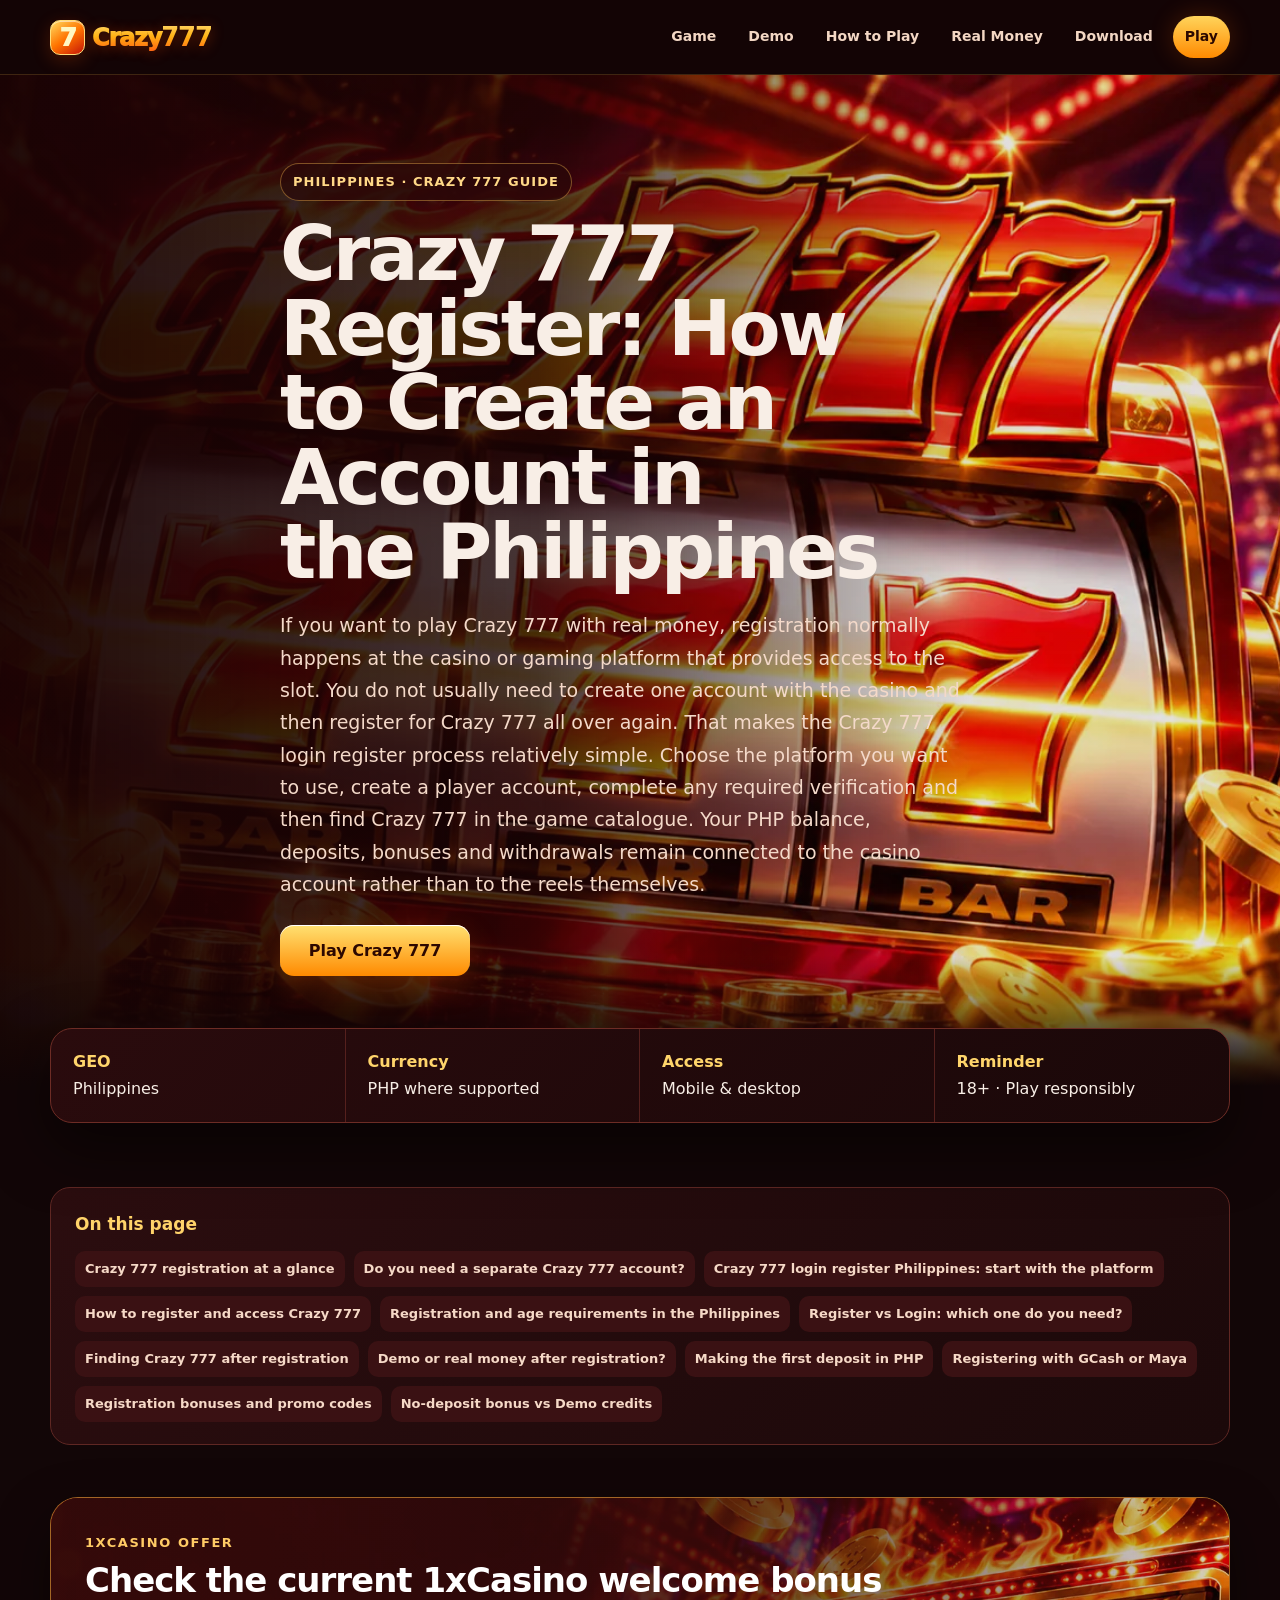
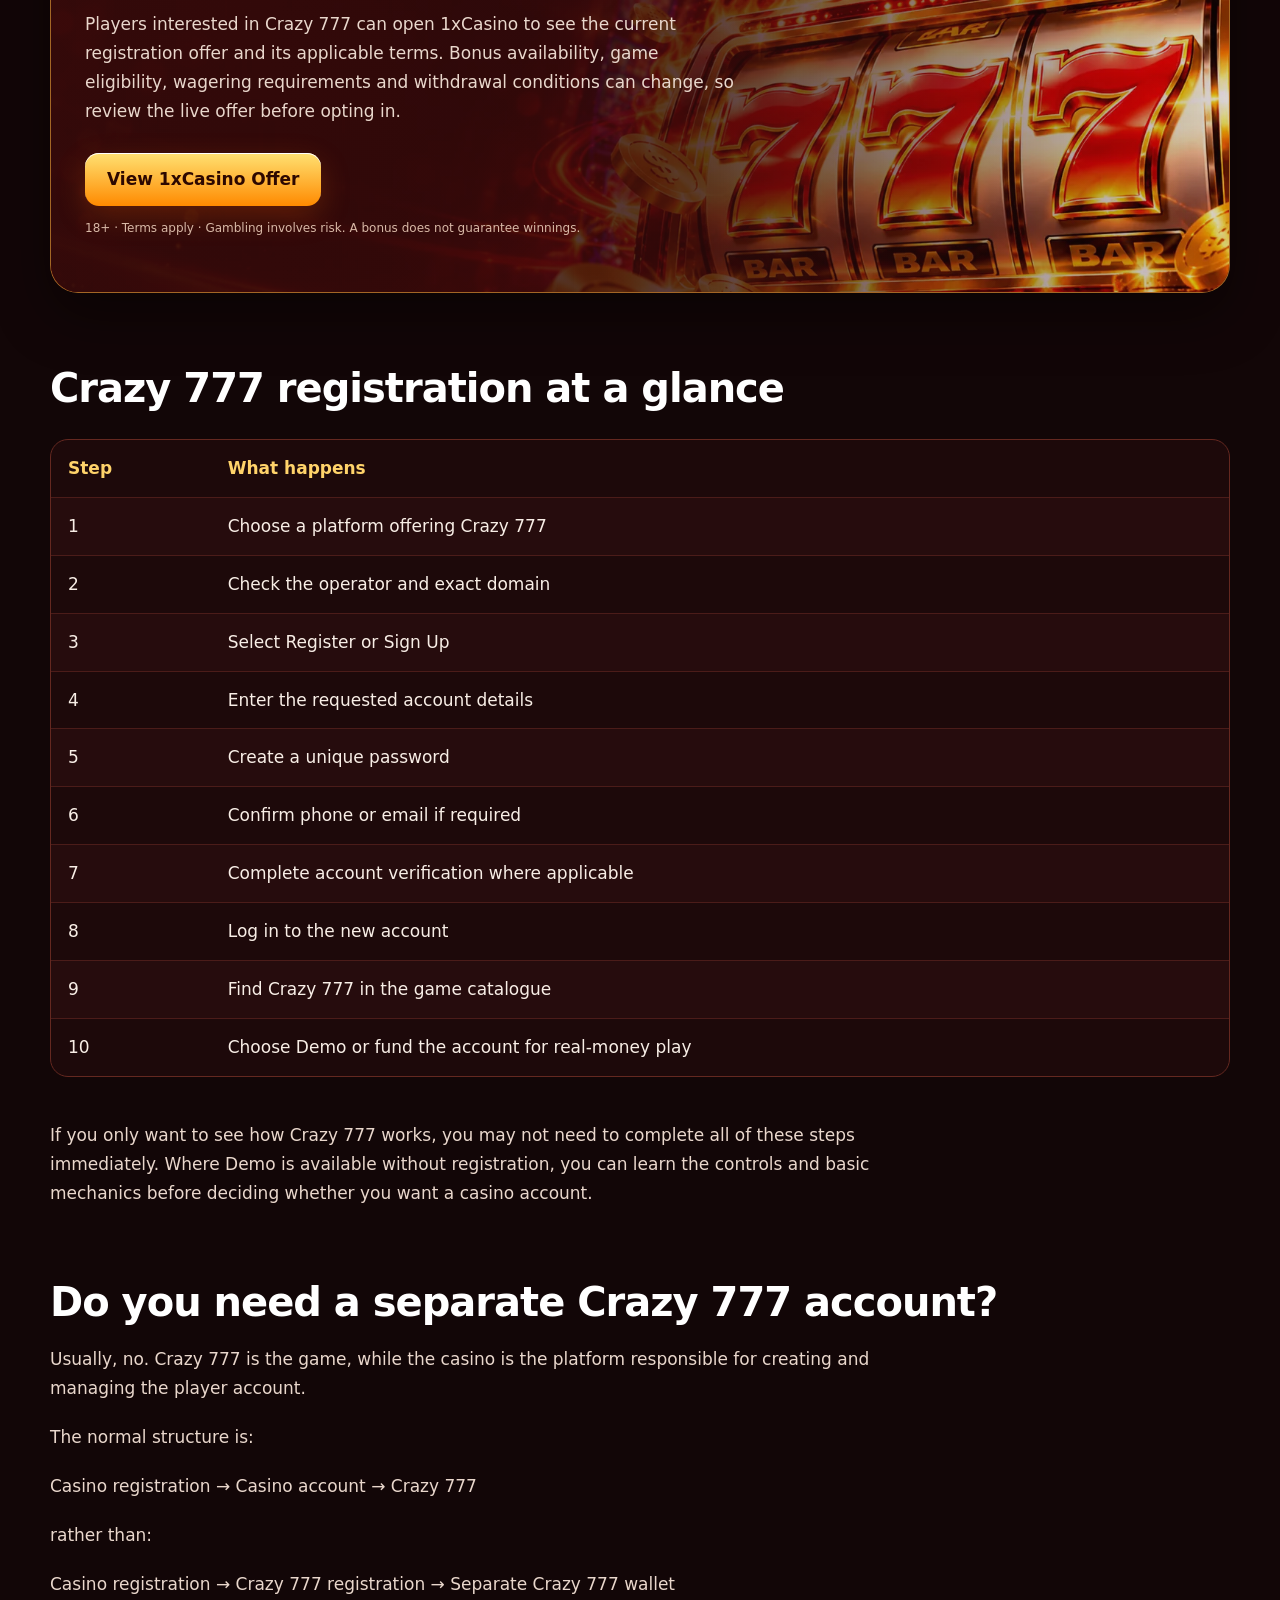
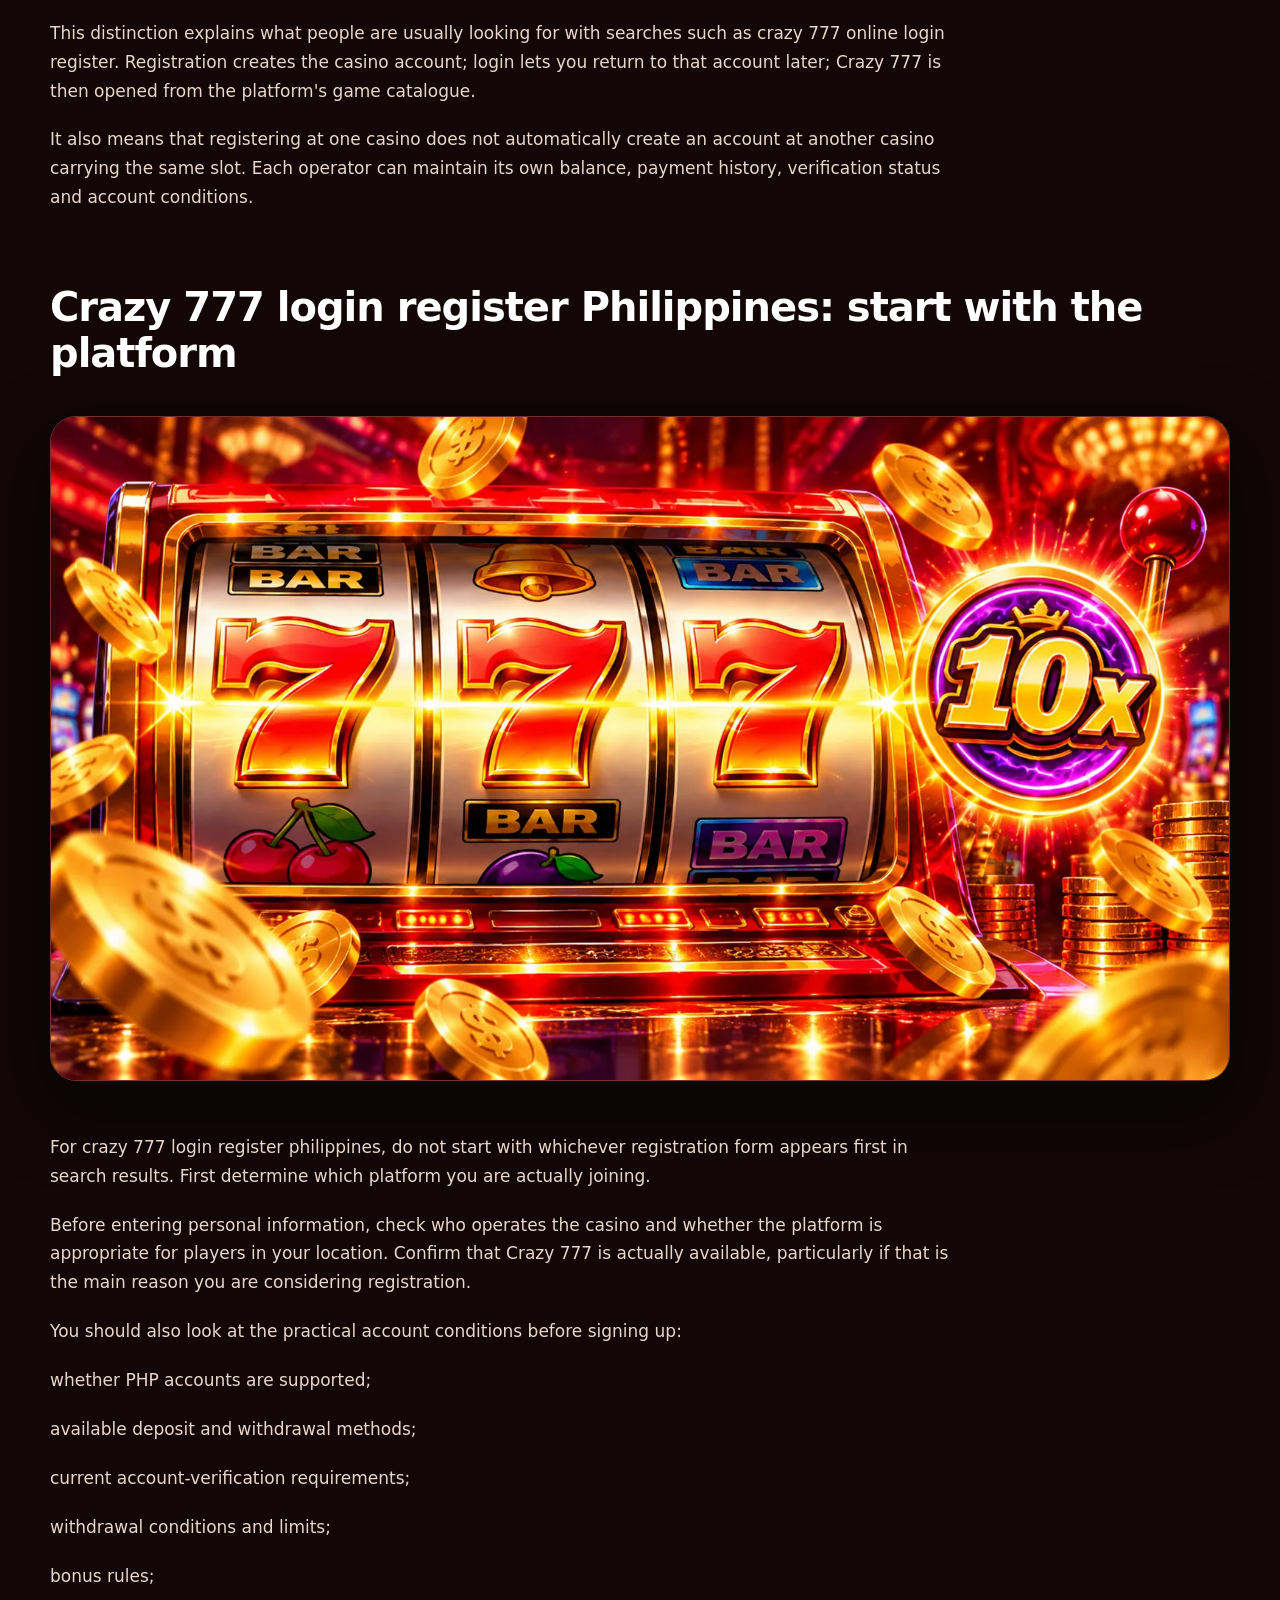
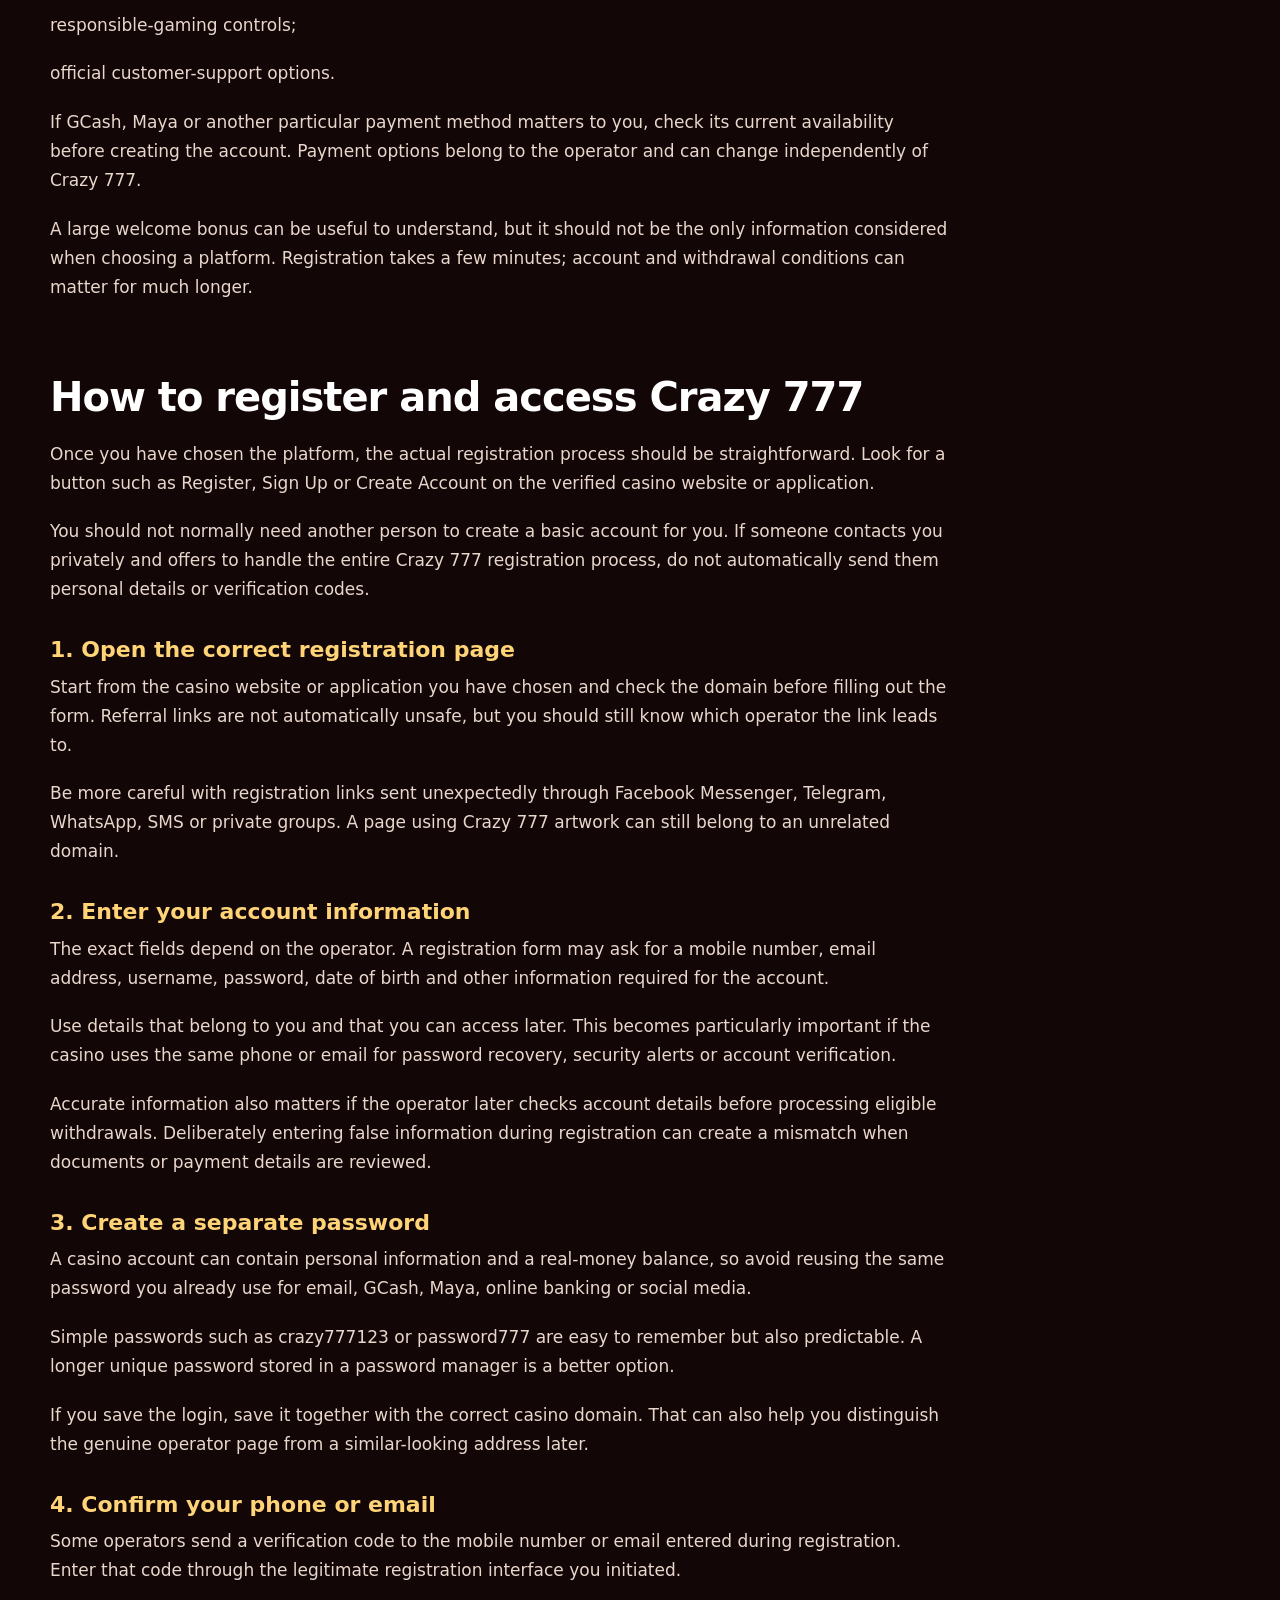
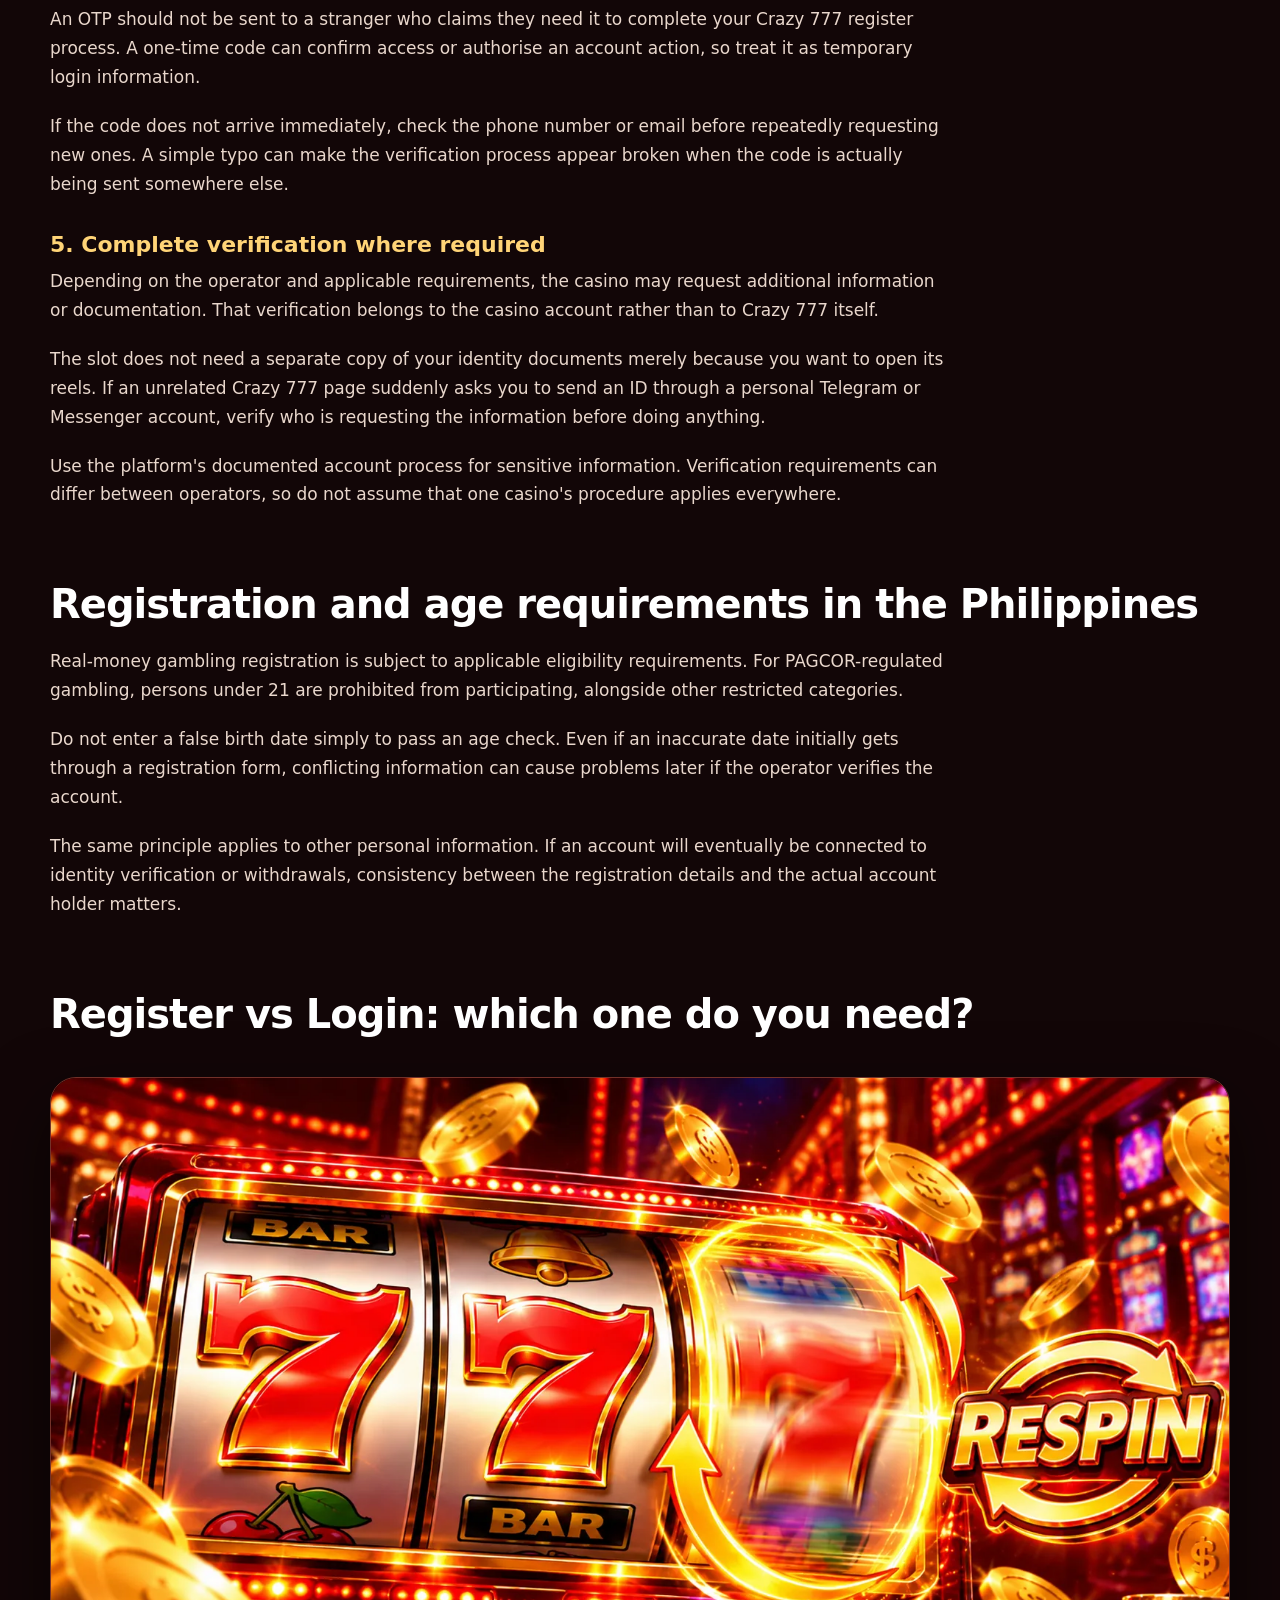
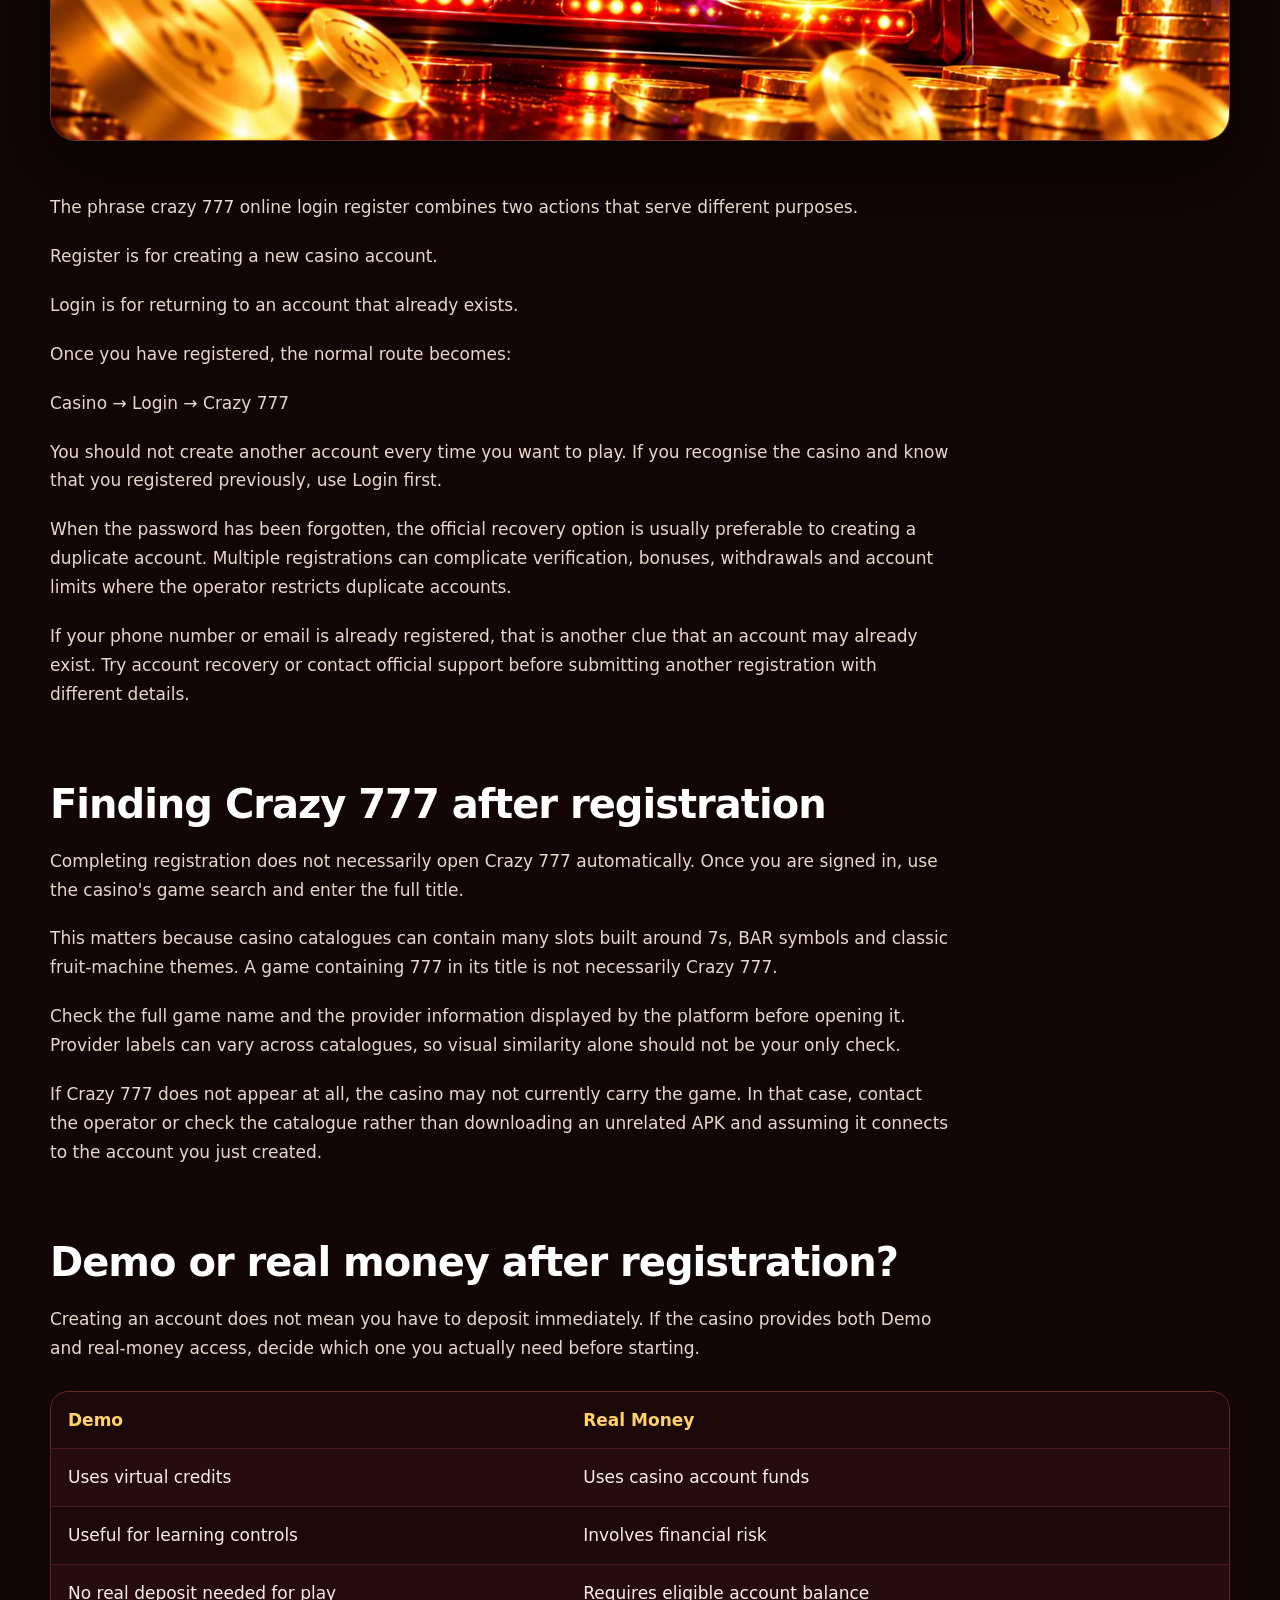
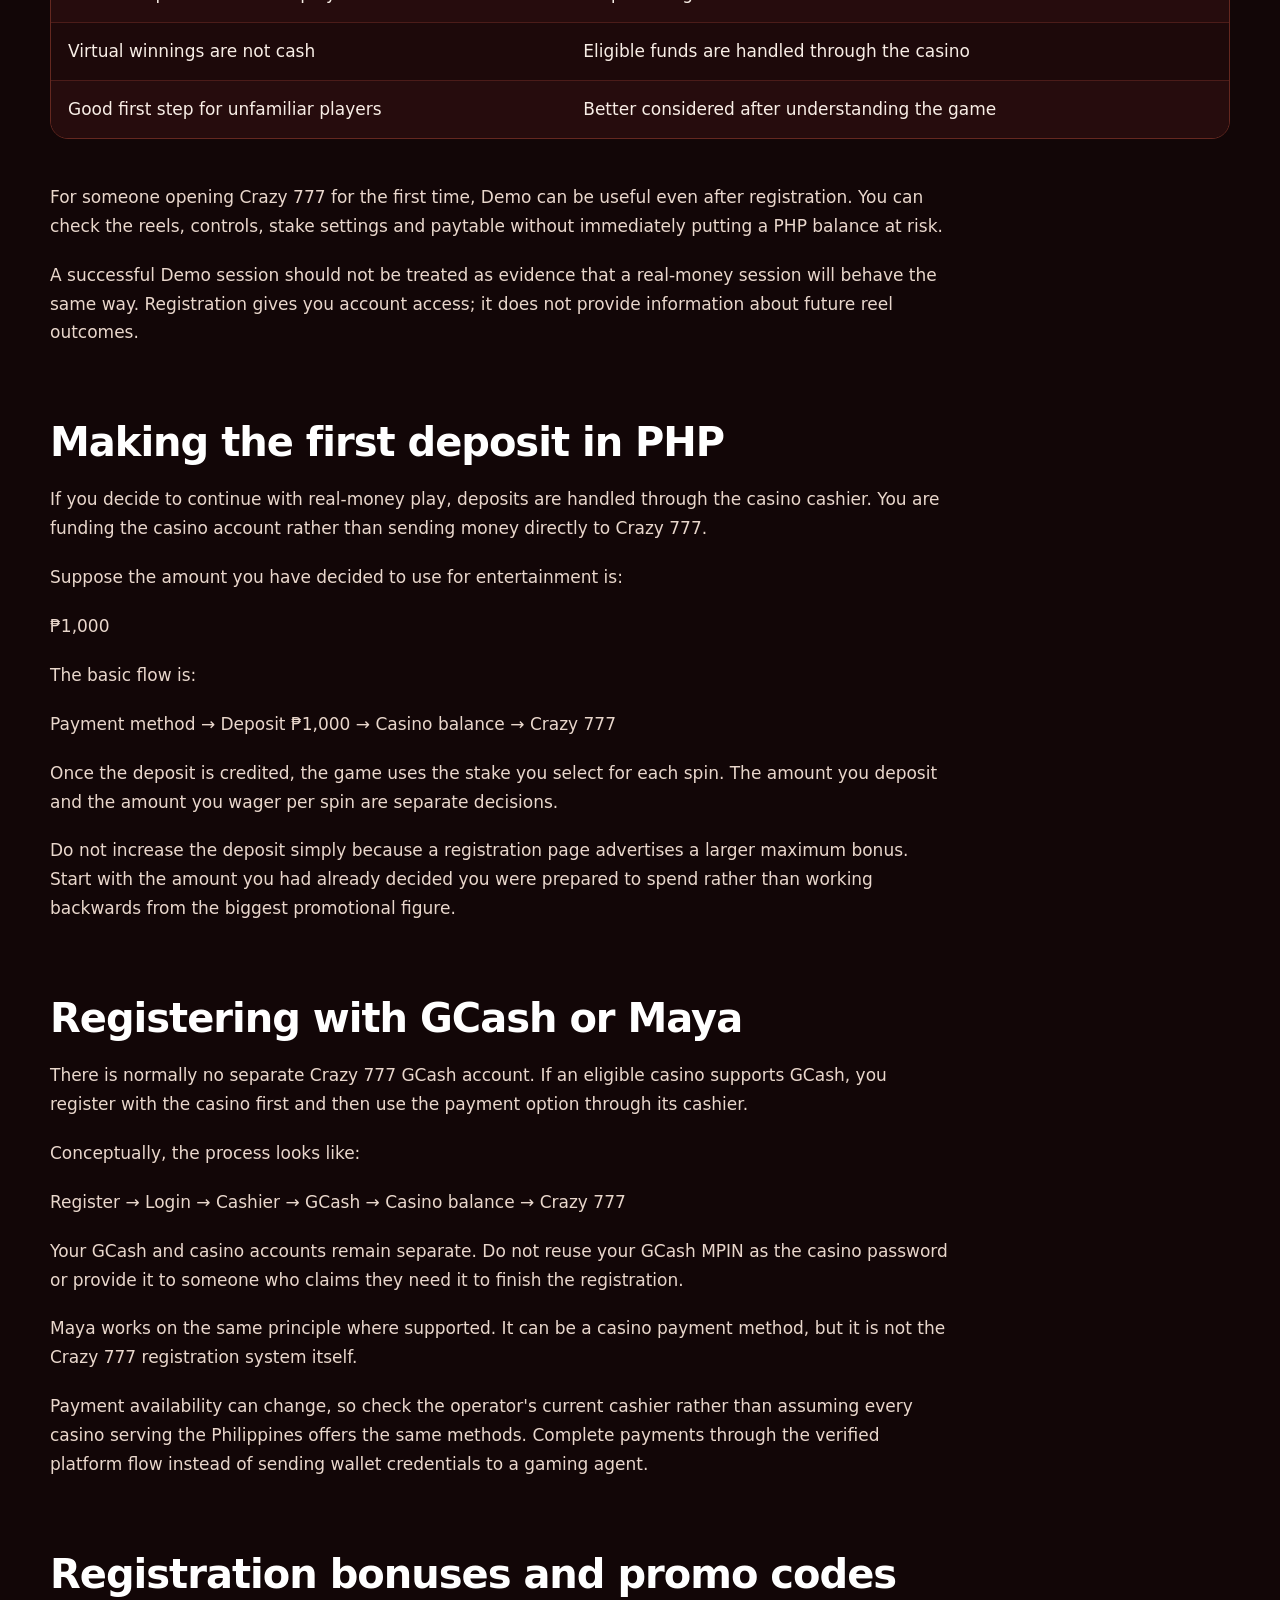
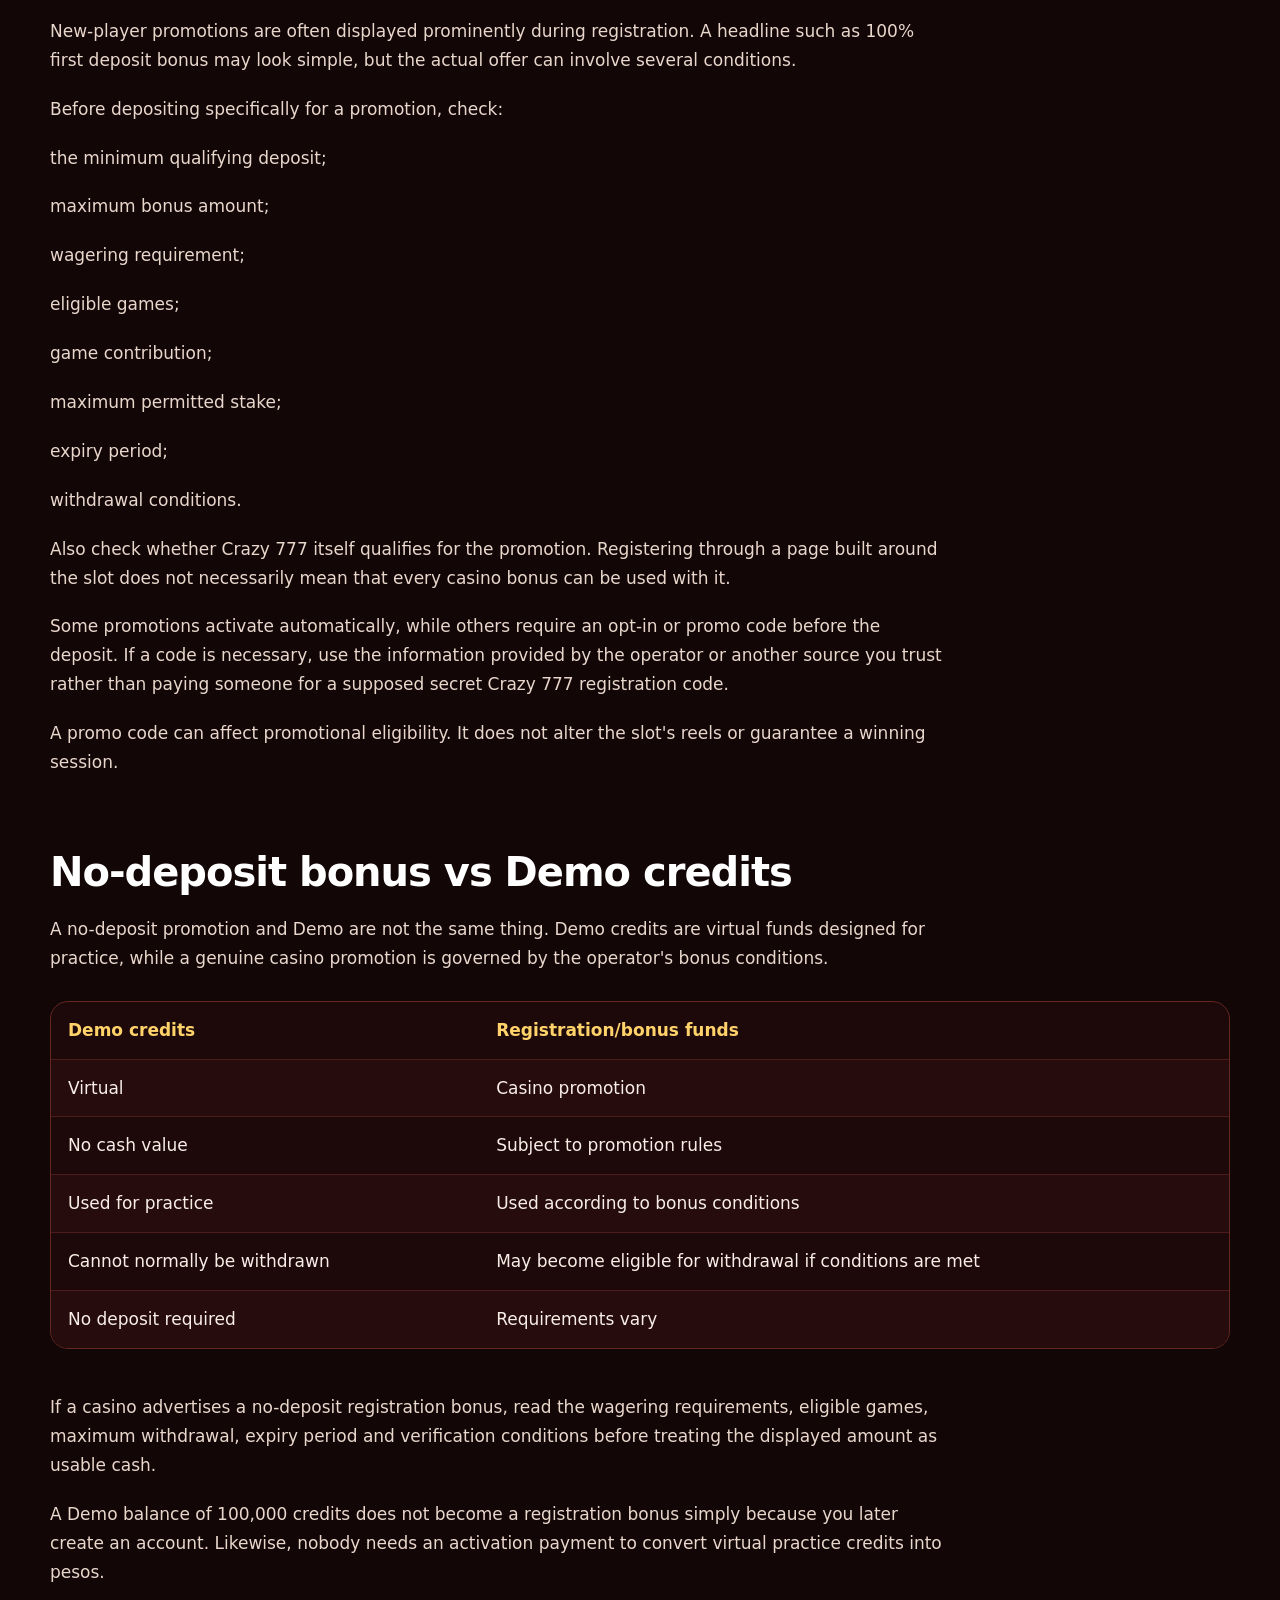
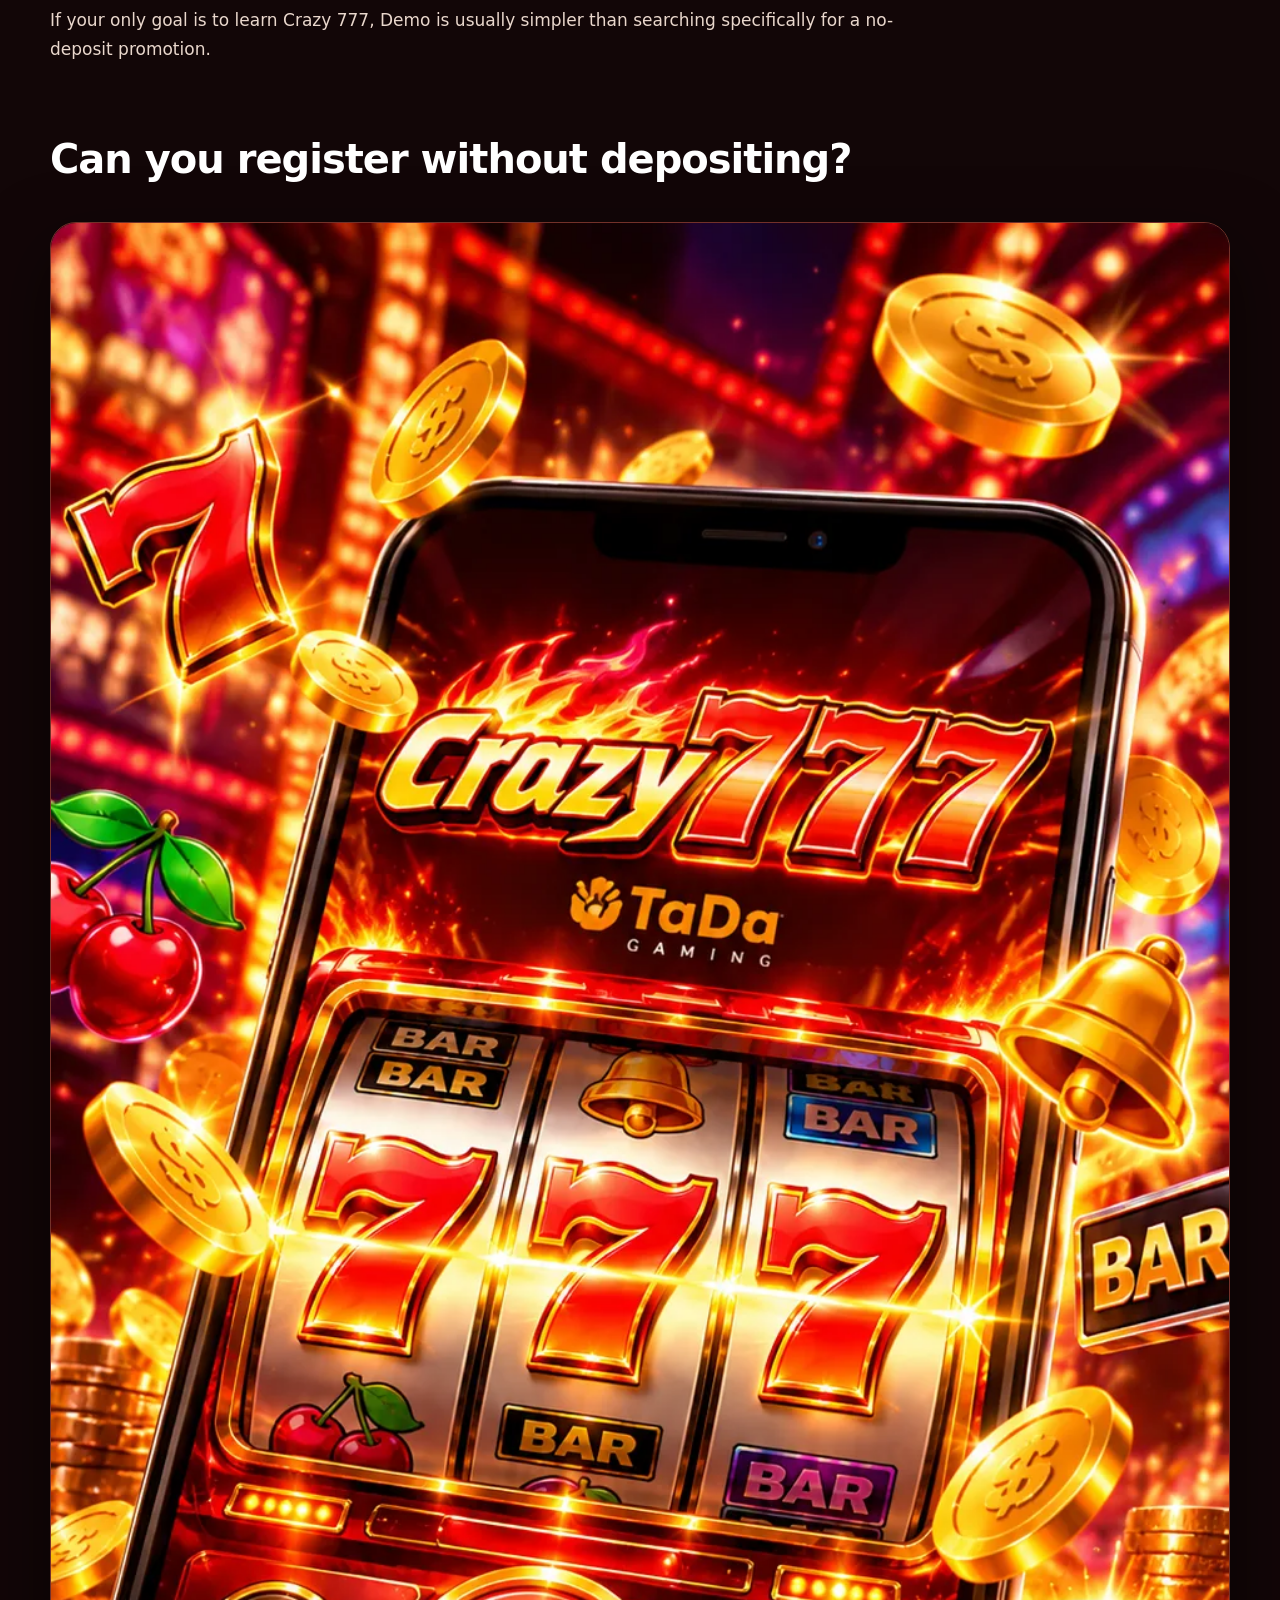
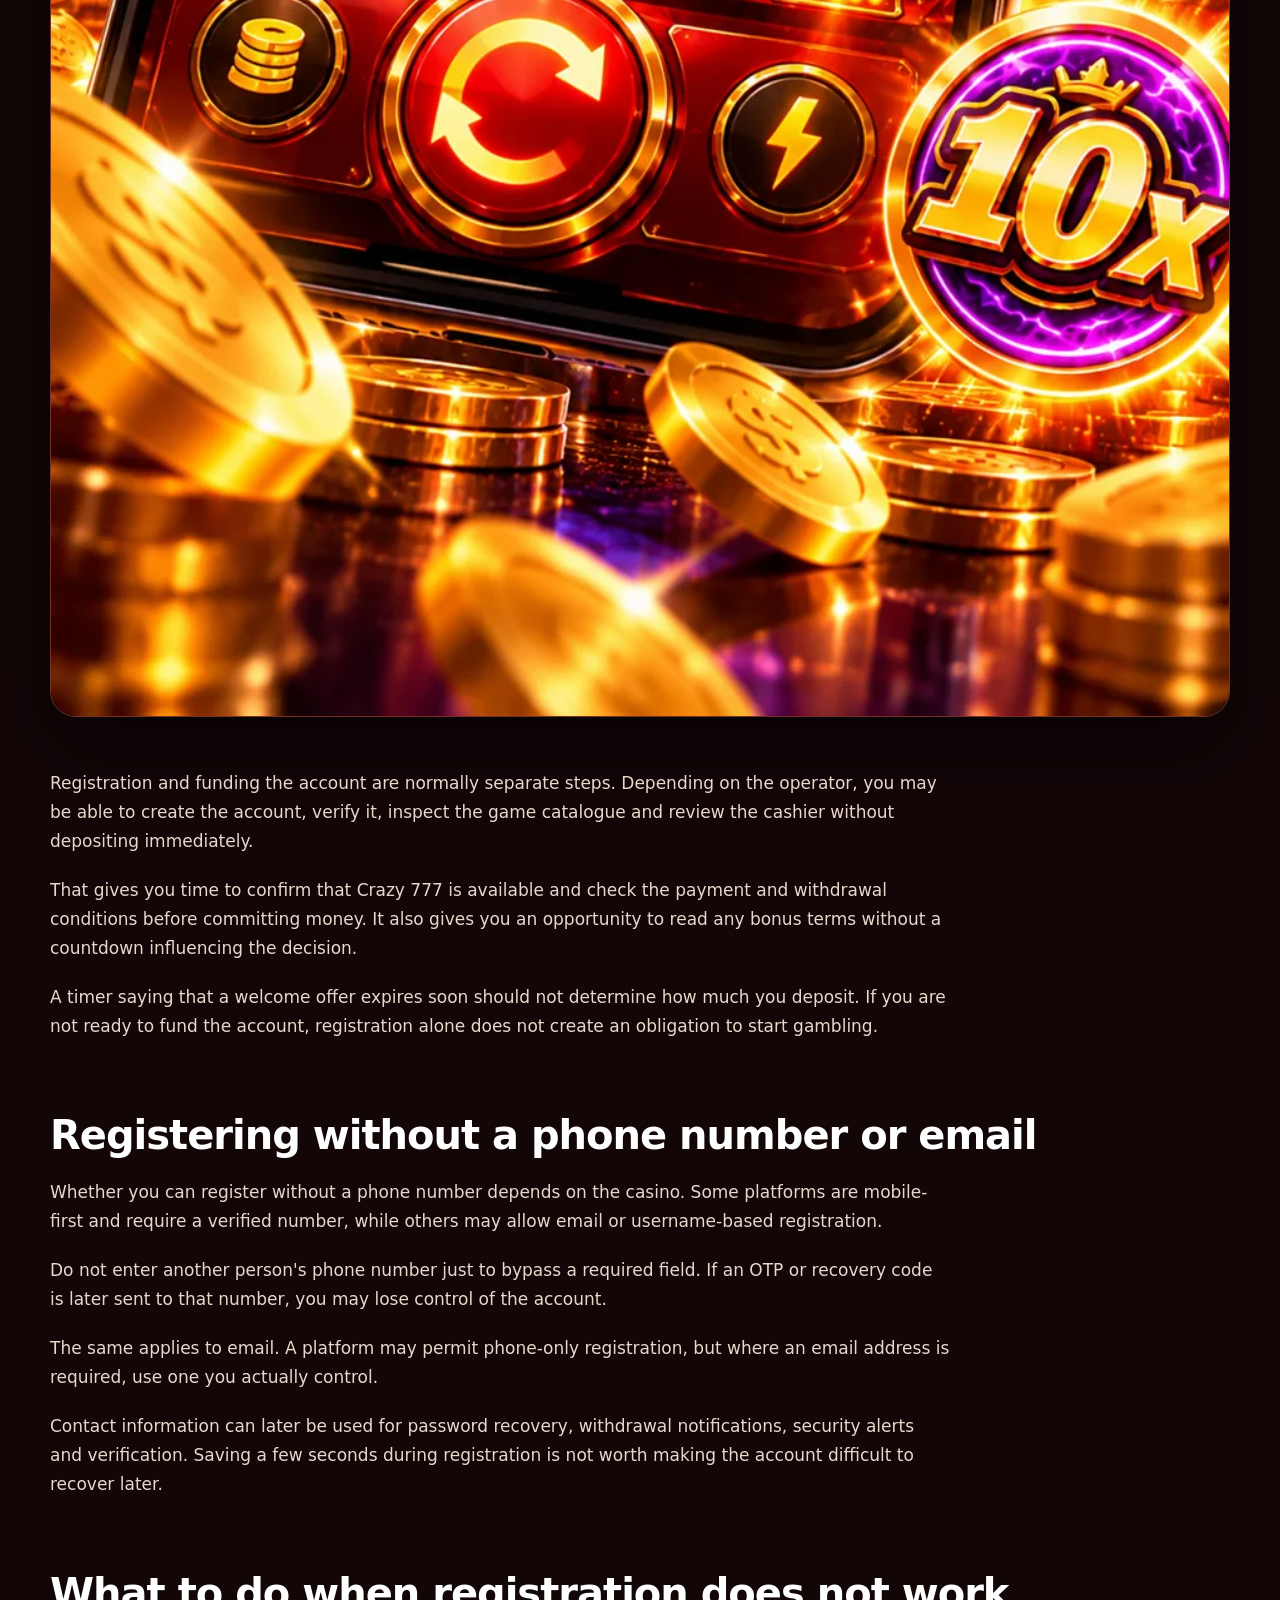
<file: crazy-777-register/index.html>
<!doctype html><html lang="en-PH"><head><meta charset="utf-8"><meta name="viewport" content="width=device-width,initial-scale=1"><title>Crazy 777 Register: Sign Up &amp; Play in the Philippines</title><meta name="description" content="Learn how Crazy 777 registration works in the Philippines, from choosing a casino and creating an account to verification, PHP deposits and accessing the slot."><meta name="robots" content="index,follow"><link rel="canonical" href="https://theredlightph.com/crazy-777-register/"><meta name="google-site-verification" content="9KcBztLnrq-bq9x8eg5gqF-JtW9DkqV1aY1myWnVCpM" /><meta property="og:type" content="article"><meta property="og:title" content="Crazy 777 Register: Sign Up &amp; Play in the Philippines"><meta property="og:description" content="Learn how Crazy 777 registration works in the Philippines, from choosing a casino and creating an account to verification, PHP deposits and accessing the slot."><meta property="og:url" content="https://theredlightph.com/crazy-777-register/"><meta property="og:image" content="https://theredlightph.com/assets/img/hero.webp"><meta name="twitter:card" content="summary_large_image"><meta name="twitter:title" content="Crazy 777 Register: Sign Up &amp; Play in the Philippines"><meta name="twitter:description" content="Learn how Crazy 777 registration works in the Philippines, from choosing a casino and creating an account to verification, PHP deposits and accessing the slot."><link rel="icon" href="/favicon.ico"><link rel="stylesheet" href="/assets/css/style.css"><script type="application/ld+json">{"@context": "https://schema.org", "@graph": [{"@type": "WebSite", "name": "Crazy 777 PH", "url": "https://theredlightph.com/"}, {"@type": "Article", "headline": "Crazy 777 Register: How to Create an Account in the Philippines", "description": "Learn how Crazy 777 registration works in the Philippines, from choosing a casino and creating an account to verification, PHP deposits and accessing the slot.", "inLanguage": "en-PH", "mainEntityOfPage": "https://theredlightph.com/crazy-777-register/"}, {"@type": "FAQPage", "mainEntity": [{"@type": "Question", "name": "How do I register for Crazy 777?", "acceptedAnswer": {"@type": "Answer", "text": "Choose a casino or gaming platform offering Crazy 777 and create an account with that operator. Once registration is complete, log in and open Crazy 777 from the game catalogue."}}, {"@type": "Question", "name": "Is there an official Crazy 777 registration?", "acceptedAnswer": {"@type": "Answer", "text": "There is no single universal player registration that works across every casino offering Crazy 777. Accounts are normally created and managed by individual operators."}}, {"@type": "Question", "name": "What does Crazy 777 login register mean?", "acceptedAnswer": {"@type": "Answer", "text": "It refers to the account process around the game: register with a casino when you are a new user, then use the same casino login when you return to play Crazy 777 later."}}, {"@type": "Question", "name": "How does Crazy 777 login register Philippines work?", "acceptedAnswer": {"@type": "Answer", "text": "Choose an appropriate platform serving players in the Philippines, create an account, complete any required verification and access Crazy 777 through that casino account."}}, {"@type": "Question", "name": "What is Crazy 777 online login register?", "acceptedAnswer": {"@type": "Answer", "text": "The phrase combines online registration and login. Registration creates a new casino account, while login is used to return to an account that already exists."}}, {"@type": "Question", "name": "Do I need a separate Crazy 777 account?", "acceptedAnswer": {"@type": "Answer", "text": "Normally, no. The casino account provides access to Crazy 777 as well as the balance, payments and other account functions."}}, {"@type": "Question", "name": "Can I register directly inside Crazy 777?", "acceptedAnswer": {"@type": "Answer", "text": "Account creation is normally handled by the casino or gaming platform rather than by the slot reels themselves."}}, {"@type": "Question", "name": "Can I register with a phone number?", "acceptedAnswer": {"@type": "Answer", "text": "Yes, if the casino supports mobile registration. Use a number you control because it may later be needed for OTPs or account recovery."}}, {"@type": "Question", "name": "Can I register with email?", "acceptedAnswer": {"@type": "Answer", "text": "Yes, where the operator offers email-based registration. Use an address you can continue accessing for security and recovery purposes."}}, {"@type": "Question", "name": "Can I register without a phone number?", "acceptedAnswer": {"@type": "Answer", "text": "That depends on the operator. Some platforms allow email or username registration, while others require a verified mobile number."}}, {"@type": "Question", "name": "Can I register without email?", "acceptedAnswer": {"@type": "Answer", "text": "Some casinos use phone-based registration and may not require email. Check the current registration form of the operator you choose."}}, {"@type": "Question", "name": "Is Crazy 777 registration free?", "acceptedAnswer": {"@type": "Answer", "text": "Creating a casino account should normally be separate from placing a real-money bet. Funding is only relevant if you later choose to use real-money play."}}, {"@type": "Question", "name": "Do I need to deposit while registering?", "acceptedAnswer": {"@type": "Answer", "text": "Not necessarily. Registration and depositing are separate actions, and some platforms allow you to create or verify the account before funding it."}}, {"@type": "Question", "name": "Can I register and play Crazy 777 Demo?", "acceptedAnswer": {"@type": "Answer", "text": "Where Demo is available, you may be able to use it before depositing. It can be useful for learning the controls and understanding the slot."}}, {"@type": "Question", "name": "Can I register Crazy 777 with GCash?", "acceptedAnswer": {"@type": "Answer", "text": "GCash is generally a payment method rather than the registration system. Register with the casino first, then check whether GCash is available through its cashier."}}, {"@type": "Question", "name": "Can I use Maya?", "acceptedAnswer": {"@type": "Answer", "text": "Where supported by the operator, Maya may be available as a casino payment option. It does not replace the normal casino registration process."}}, {"@type": "Question", "name": "Does Crazy 777 registration require KYC?", "acceptedAnswer": {"@type": "Answer", "text": "Verification requirements depend on the casino and applicable rules. If verification is required, complete it through the operator's official account process."}}, {"@type": "Question", "name": "What age do I need to register for gambling in the Philippines?", "acceptedAnswer": {"@type": "Answer", "text": "For PAGCOR-regulated gambling, persons under 21 are prohibited from gambling. The operator's current eligibility requirements should also be checked before registration."}}, {"@type": "Question", "name": "Why is my phone number already registered?", "acceptedAnswer": {"@type": "Answer", "text": "You may already have an account with that casino. Try Login or Forgot Password before creating another registration."}}, {"@type": "Question", "name": "Why is my email already registered?", "acceptedAnswer": {"@type": "Answer", "text": "An existing casino account may already use the address. Recover that account instead of automatically registering again with different information."}}, {"@type": "Question", "name": "Why am I not receiving my registration OTP?", "acceptedAnswer": {"@type": "Answer", "text": "Check the phone number or email, mobile connection and spam folder, then request another code through the official registration page if necessary."}}, {"@type": "Question", "name": "Should I send my OTP to a Crazy 777 agent?", "acceptedAnswer": {"@type": "Answer", "text": "No. Enter verification codes through the legitimate casino registration process rather than sending them to an unknown third party."}}, {"@type": "Question", "name": "Why did account verification fail?", "acceptedAnswer": {"@type": "Answer", "text": "The information may be incomplete or inconsistent with the details entered during registration. Review the account information and contact official casino support if the problem remains unresolved."}}, {"@type": "Question", "name": "Can I create two Crazy 777 accounts?", "acceptedAnswer": {"@type": "Answer", "text": "Crazy 777 itself does not set a universal account limit because the accounts belong to casinos. Individual operators may restrict multiple registrations, so check their terms."}}, {"@type": "Question", "name": "Can I register again for another bonus?", "acceptedAnswer": {"@type": "Answer", "text": "Creating duplicate accounts solely to repeatedly claim new-player promotions can violate casino terms and may cause verification or withdrawal problems."}}, {"@type": "Question", "name": "Is there a Crazy 777 registration bonus?", "acceptedAnswer": {"@type": "Answer", "text": "Some casinos offer new-player promotions, but the availability, eligible games and conditions depend on the operator."}}, {"@type": "Question", "name": "Is there a Crazy 777 no-deposit registration bonus?", "acceptedAnswer": {"@type": "Answer", "text": "Such promotions may occasionally be advertised, but current availability and conditions should be checked with the casino. A promotional balance should not automatically be treated as unrestricted cash."}}, {"@type": "Question", "name": "Does a registration bonus guarantee winnings?", "acceptedAnswer": {"@type": "Answer", "text": "No. A promotion may provide eligible bonus funds under particular conditions, but it does not guarantee a profitable Crazy 777 session."}}, {"@type": "Question", "name": "Do I need a Crazy 777 promo code?", "acceptedAnswer": {"@type": "Answer", "text": "Only if the casino's current promotion specifically requires one. A promo code affects promotional eligibility rather than the next reel result."}}, {"@type": "Question", "name": "Can registration improve Crazy 777 RTP?", "acceptedAnswer": {"@type": "Answer", "text": "Creating an account should not be treated as a way to change the game's mathematical behaviour. Registration controls access, not future spin results."}}, {"@type": "Question", "name": "Does a larger first deposit improve my chances?", "acceptedAnswer": {"@type": "Answer", "text": "A larger deposit increases the amount available in the casino account. It does not automatically make the next Crazy 777 spin more likely to produce a winning combination."}}, {"@type": "Question", "name": "How do I log in after registering?", "acceptedAnswer": {"@type": "Answer", "text": "Return to the casino where the account was created, select Login and enter the credentials associated with that operator. Then search for Crazy 777 in the game catalogue."}}, {"@type": "Question", "name": "Can I use the same Crazy 777 registration at another casino?", "acceptedAnswer": {"@type": "Answer", "text": "No. Different casinos normally maintain separate player accounts even when they both offer Crazy 777."}}, {"@type": "Question", "name": "What should I do after registering?", "acceptedAnswer": {"@type": "Answer", "text": "Complete any required verification, find Crazy 777 and consider using Demo first if you are unfamiliar with the game. Before real-money play, review the cashier, bonus conditions, available balance and selected stake."}}]}]}</script></head><body><header class="site-header"><div class="wrap head"><a class="brand logo-brand" href="/" aria-label="Crazy 777 PH home"><span class="mark7">7</span><span class="brandword">Crazy<strong>777</strong></span></a><button class="burger" aria-label="Open menu">☰</button><nav class="nav"><a href="/">Game</a><a href="/crazy-777-demo/">Demo</a><a href="/how-to-play-crazy-777/">How to Play</a><a href="/crazy-777-real-money/">Real Money</a><a href="/crazy-777-download/">Download</a><a class="play-top" href="/play/">Play</a></nav></div></header><section class="hero"><div class="wrap hero-in"><span class="eyebrow">Philippines · Crazy 777 Guide</span><h1>Crazy 777 Register: How to Create an Account in the Philippines</h1><p>If you want to play Crazy 777 with real money, registration normally happens at the casino or gaming platform that provides access to the slot. You do not usually need to create one account with the casino and then register for Crazy 777 all over again. That makes the Crazy 777 login register process relatively simple. Choose the platform you want to use, create a player account, complete any required verification and then find Crazy 777 in the game catalogue. Your PHP balance, deposits, bonuses and withdrawals remain connected to the casino account rather than to the reels themselves.</p><div class="hero-actions"><a class="btn btn-main" href="/play/" rel="nofollow sponsored">Play Crazy 777</a></div></div></section><div class="trustbar"><div class="wrap trustgrid"><div><b>GEO</b>Philippines</div><div><b>Currency</b>PHP where supported</div><div><b>Access</b>Mobile & desktop</div><div><b>Reminder</b>18+ · Play responsibly</div></div></div><main class="main"><article class="wrap content"><aside class="toc"><strong>On this page</strong><div class="toc-links"><a href="#crazy-777-registration-at-a-glance">Crazy 777 registration at a glance</a><a href="#do-you-need-a-separate-crazy-777-account">Do you need a separate Crazy 777 account?</a><a href="#crazy-777-login-register-philippines-start-with-the-platform">Crazy 777 login register Philippines: start with the platform</a><a href="#how-to-register-and-access-crazy-777">How to register and access Crazy 777</a><a href="#registration-and-age-requirements-in-the-philippines">Registration and age requirements in the Philippines</a><a href="#register-vs-login-which-one-do-you-need">Register vs Login: which one do you need?</a><a href="#finding-crazy-777-after-registration">Finding Crazy 777 after registration</a><a href="#demo-or-real-money-after-registration">Demo or real money after registration?</a><a href="#making-the-first-deposit-in-php">Making the first deposit in PHP</a><a href="#registering-with-gcash-or-maya">Registering with GCash or Maya</a><a href="#registration-bonuses-and-promo-codes">Registration bonuses and promo codes</a><a href="#no-deposit-bonus-vs-demo-credits">No-deposit bonus vs Demo credits</a></div></aside><section class="bonus"><div class="bonus-kicker">1xCasino offer</div><h2>Check the current 1xCasino welcome bonus</h2><p>Players interested in Crazy 777 can open 1xCasino to see the current registration offer and its applicable terms. Bonus availability, game eligibility, wagering requirements and withdrawal conditions can change, so review the live offer before opting in.</p><a class="btn btn-main" href="/play/" rel="nofollow sponsored">View 1xCasino Offer</a><p class="bonus-note">18+ · Terms apply · Gambling involves risk. A bonus does not guarantee winnings.</p></section><h2 id="crazy-777-registration-at-a-glance">Crazy 777 registration at a glance</h2><div class="table-wrap"><table><tr><th>Step</th><th>What happens</th></tr><tr><td>1</td><td>Choose a platform offering Crazy 777</td></tr><tr><td>2</td><td>Check the operator and exact domain</td></tr><tr><td>3</td><td>Select Register or Sign Up</td></tr><tr><td>4</td><td>Enter the requested account details</td></tr><tr><td>5</td><td>Create a unique password</td></tr><tr><td>6</td><td>Confirm phone or email if required</td></tr><tr><td>7</td><td>Complete account verification where applicable</td></tr><tr><td>8</td><td>Log in to the new account</td></tr><tr><td>9</td><td>Find Crazy 777 in the game catalogue</td></tr><tr><td>10</td><td>Choose Demo or fund the account for real-money play</td></tr></table></div><p>If you only want to see how Crazy 777 works, you may not need to complete all of these steps immediately. Where Demo is available without registration, you can learn the controls and basic mechanics before deciding whether you want a casino account.</p><h2 id="do-you-need-a-separate-crazy-777-account">Do you need a separate Crazy 777 account?</h2><p>Usually, no. Crazy 777 is the game, while the casino is the platform responsible for creating and managing the player account.</p><p>The normal structure is:</p><p>Casino registration → Casino account → Crazy 777</p><p>rather than:</p><p>Casino registration → Crazy 777 registration → Separate Crazy 777 wallet</p><p>This distinction explains what people are usually looking for with searches such as crazy 777 online login register. Registration creates the casino account; login lets you return to that account later; Crazy 777 is then opened from the platform&#x27;s game catalogue.</p><p>It also means that registering at one casino does not automatically create an account at another casino carrying the same slot. Each operator can maintain its own balance, payment history, verification status and account conditions.</p><h2 id="crazy-777-login-register-philippines-start-with-the-platform">Crazy 777 login register Philippines: start with the platform</h2><figure class="visual"><img src="/assets/img/gameplay.webp" alt="Crazy 777 slot gameplay with classic red 7 symbols" loading="lazy"></figure><p>For crazy 777 login register philippines, do not start with whichever registration form appears first in search results. First determine which platform you are actually joining.</p><p>Before entering personal information, check who operates the casino and whether the platform is appropriate for players in your location. Confirm that Crazy 777 is actually available, particularly if that is the main reason you are considering registration.</p><p>You should also look at the practical account conditions before signing up:</p><p>whether PHP accounts are supported;</p><p>available deposit and withdrawal methods;</p><p>current account-verification requirements;</p><p>withdrawal conditions and limits;</p><p>bonus rules;</p><p>responsible-gaming controls;</p><p>official customer-support options.</p><p>If GCash, Maya or another particular payment method matters to you, check its current availability before creating the account. Payment options belong to the operator and can change independently of Crazy 777.</p><p>A large welcome bonus can be useful to understand, but it should not be the only information considered when choosing a platform. Registration takes a few minutes; account and withdrawal conditions can matter for much longer.</p><h2 id="how-to-register-and-access-crazy-777">How to register and access Crazy 777</h2><p>Once you have chosen the platform, the actual registration process should be straightforward. Look for a button such as Register, Sign Up or Create Account on the verified casino website or application.</p><p>You should not normally need another person to create a basic account for you. If someone contacts you privately and offers to handle the entire Crazy 777 registration process, do not automatically send them personal details or verification codes.</p><h3>1. Open the correct registration page</h3><p>Start from the casino website or application you have chosen and check the domain before filling out the form. Referral links are not automatically unsafe, but you should still know which operator the link leads to.</p><p>Be more careful with registration links sent unexpectedly through Facebook Messenger, Telegram, WhatsApp, SMS or private groups. A page using Crazy 777 artwork can still belong to an unrelated domain.</p><h3>2. Enter your account information</h3><p>The exact fields depend on the operator. A registration form may ask for a mobile number, email address, username, password, date of birth and other information required for the account.</p><p>Use details that belong to you and that you can access later. This becomes particularly important if the casino uses the same phone or email for password recovery, security alerts or account verification.</p><p>Accurate information also matters if the operator later checks account details before processing eligible withdrawals. Deliberately entering false information during registration can create a mismatch when documents or payment details are reviewed.</p><h3>3. Create a separate password</h3><p>A casino account can contain personal information and a real-money balance, so avoid reusing the same password you already use for email, GCash, Maya, online banking or social media.</p><p>Simple passwords such as crazy777123 or password777 are easy to remember but also predictable. A longer unique password stored in a password manager is a better option.</p><p>If you save the login, save it together with the correct casino domain. That can also help you distinguish the genuine operator page from a similar-looking address later.</p><h3>4. Confirm your phone or email</h3><p>Some operators send a verification code to the mobile number or email entered during registration. Enter that code through the legitimate registration interface you initiated.</p><p>An OTP should not be sent to a stranger who claims they need it to complete your Crazy 777 register process. A one-time code can confirm access or authorise an account action, so treat it as temporary login information.</p><p>If the code does not arrive immediately, check the phone number or email before repeatedly requesting new ones. A simple typo can make the verification process appear broken when the code is actually being sent somewhere else.</p><h3>5. Complete verification where required</h3><p>Depending on the operator and applicable requirements, the casino may request additional information or documentation. That verification belongs to the casino account rather than to Crazy 777 itself.</p><p>The slot does not need a separate copy of your identity documents merely because you want to open its reels. If an unrelated Crazy 777 page suddenly asks you to send an ID through a personal Telegram or Messenger account, verify who is requesting the information before doing anything.</p><p>Use the platform&#x27;s documented account process for sensitive information. Verification requirements can differ between operators, so do not assume that one casino&#x27;s procedure applies everywhere.</p><h2 id="registration-and-age-requirements-in-the-philippines">Registration and age requirements in the Philippines</h2><p>Real-money gambling registration is subject to applicable eligibility requirements. For PAGCOR-regulated gambling, persons under 21 are prohibited from participating, alongside other restricted categories.</p><p>Do not enter a false birth date simply to pass an age check. Even if an inaccurate date initially gets through a registration form, conflicting information can cause problems later if the operator verifies the account.</p><p>The same principle applies to other personal information. If an account will eventually be connected to identity verification or withdrawals, consistency between the registration details and the actual account holder matters.</p><h2 id="register-vs-login-which-one-do-you-need">Register vs Login: which one do you need?</h2><figure class="visual"><img src="/assets/img/respin.webp" alt="Crazy 777 special reel and respin feature" loading="lazy"></figure><p>The phrase crazy 777 online login register combines two actions that serve different purposes.</p><p>Register is for creating a new casino account.</p><p>Login is for returning to an account that already exists.</p><p>Once you have registered, the normal route becomes:</p><p>Casino → Login → Crazy 777</p><p>You should not create another account every time you want to play. If you recognise the casino and know that you registered previously, use Login first.</p><p>When the password has been forgotten, the official recovery option is usually preferable to creating a duplicate account. Multiple registrations can complicate verification, bonuses, withdrawals and account limits where the operator restricts duplicate accounts.</p><p>If your phone number or email is already registered, that is another clue that an account may already exist. Try account recovery or contact official support before submitting another registration with different details.</p><h2 id="finding-crazy-777-after-registration">Finding Crazy 777 after registration</h2><p>Completing registration does not necessarily open Crazy 777 automatically. Once you are signed in, use the casino&#x27;s game search and enter the full title.</p><p>This matters because casino catalogues can contain many slots built around 7s, BAR symbols and classic fruit-machine themes. A game containing 777 in its title is not necessarily Crazy 777.</p><p>Check the full game name and the provider information displayed by the platform before opening it. Provider labels can vary across catalogues, so visual similarity alone should not be your only check.</p><p>If Crazy 777 does not appear at all, the casino may not currently carry the game. In that case, contact the operator or check the catalogue rather than downloading an unrelated APK and assuming it connects to the account you just created.</p><h2 id="demo-or-real-money-after-registration">Demo or real money after registration?</h2><p>Creating an account does not mean you have to deposit immediately. If the casino provides both Demo and real-money access, decide which one you actually need before starting.</p><div class="table-wrap"><table><tr><th>Demo</th><th>Real Money</th></tr><tr><td>Uses virtual credits</td><td>Uses casino account funds</td></tr><tr><td>Useful for learning controls</td><td>Involves financial risk</td></tr><tr><td>No real deposit needed for play</td><td>Requires eligible account balance</td></tr><tr><td>Virtual winnings are not cash</td><td>Eligible funds are handled through the casino</td></tr><tr><td>Good first step for unfamiliar players</td><td>Better considered after understanding the game</td></tr></table></div><p>For someone opening Crazy 777 for the first time, Demo can be useful even after registration. You can check the reels, controls, stake settings and paytable without immediately putting a PHP balance at risk.</p><p>A successful Demo session should not be treated as evidence that a real-money session will behave the same way. Registration gives you account access; it does not provide information about future reel outcomes.</p><h2 id="making-the-first-deposit-in-php">Making the first deposit in PHP</h2><p>If you decide to continue with real-money play, deposits are handled through the casino cashier. You are funding the casino account rather than sending money directly to Crazy 777.</p><p>Suppose the amount you have decided to use for entertainment is:</p><p>₱1,000</p><p>The basic flow is:</p><p>Payment method → Deposit ₱1,000 → Casino balance → Crazy 777</p><p>Once the deposit is credited, the game uses the stake you select for each spin. The amount you deposit and the amount you wager per spin are separate decisions.</p><p>Do not increase the deposit simply because a registration page advertises a larger maximum bonus. Start with the amount you had already decided you were prepared to spend rather than working backwards from the biggest promotional figure.</p><h2 id="registering-with-gcash-or-maya">Registering with GCash or Maya</h2><p>There is normally no separate Crazy 777 GCash account. If an eligible casino supports GCash, you register with the casino first and then use the payment option through its cashier.</p><p>Conceptually, the process looks like:</p><p>Register → Login → Cashier → GCash → Casino balance → Crazy 777</p><p>Your GCash and casino accounts remain separate. Do not reuse your GCash MPIN as the casino password or provide it to someone who claims they need it to finish the registration.</p><p>Maya works on the same principle where supported. It can be a casino payment method, but it is not the Crazy 777 registration system itself.</p><p>Payment availability can change, so check the operator&#x27;s current cashier rather than assuming every casino serving the Philippines offers the same methods. Complete payments through the verified platform flow instead of sending wallet credentials to a gaming agent.</p><h2 id="registration-bonuses-and-promo-codes">Registration bonuses and promo codes</h2><p>New-player promotions are often displayed prominently during registration. A headline such as 100% first deposit bonus may look simple, but the actual offer can involve several conditions.</p><p>Before depositing specifically for a promotion, check:</p><p>the minimum qualifying deposit;</p><p>maximum bonus amount;</p><p>wagering requirement;</p><p>eligible games;</p><p>game contribution;</p><p>maximum permitted stake;</p><p>expiry period;</p><p>withdrawal conditions.</p><p>Also check whether Crazy 777 itself qualifies for the promotion. Registering through a page built around the slot does not necessarily mean that every casino bonus can be used with it.</p><p>Some promotions activate automatically, while others require an opt-in or promo code before the deposit. If a code is necessary, use the information provided by the operator or another source you trust rather than paying someone for a supposed secret Crazy 777 registration code.</p><p>A promo code can affect promotional eligibility. It does not alter the slot&#x27;s reels or guarantee a winning session.</p><h2 id="no-deposit-bonus-vs-demo-credits">No-deposit bonus vs Demo credits</h2><p>A no-deposit promotion and Demo are not the same thing. Demo credits are virtual funds designed for practice, while a genuine casino promotion is governed by the operator&#x27;s bonus conditions.</p><div class="table-wrap"><table><tr><th>Demo credits</th><th>Registration/bonus funds</th></tr><tr><td>Virtual</td><td>Casino promotion</td></tr><tr><td>No cash value</td><td>Subject to promotion rules</td></tr><tr><td>Used for practice</td><td>Used according to bonus conditions</td></tr><tr><td>Cannot normally be withdrawn</td><td>May become eligible for withdrawal if conditions are met</td></tr><tr><td>No deposit required</td><td>Requirements vary</td></tr></table></div><p>If a casino advertises a no-deposit registration bonus, read the wagering requirements, eligible games, maximum withdrawal, expiry period and verification conditions before treating the displayed amount as usable cash.</p><p>A Demo balance of 100,000 credits does not become a registration bonus simply because you later create an account. Likewise, nobody needs an activation payment to convert virtual practice credits into pesos.</p><p>If your only goal is to learn Crazy 777, Demo is usually simpler than searching specifically for a no-deposit promotion.</p><h2 id="can-you-register-without-depositing">Can you register without depositing?</h2><figure class="visual"><img src="/assets/img/mobile.webp" alt="Crazy 777 mobile gameplay on a smartphone" loading="lazy"></figure><p>Registration and funding the account are normally separate steps. Depending on the operator, you may be able to create the account, verify it, inspect the game catalogue and review the cashier without depositing immediately.</p><p>That gives you time to confirm that Crazy 777 is available and check the payment and withdrawal conditions before committing money. It also gives you an opportunity to read any bonus terms without a countdown influencing the decision.</p><p>A timer saying that a welcome offer expires soon should not determine how much you deposit. If you are not ready to fund the account, registration alone does not create an obligation to start gambling.</p><h2 id="registering-without-a-phone-number-or-email">Registering without a phone number or email</h2><p>Whether you can register without a phone number depends on the casino. Some platforms are mobile-first and require a verified number, while others may allow email or username-based registration.</p><p>Do not enter another person&#x27;s phone number just to bypass a required field. If an OTP or recovery code is later sent to that number, you may lose control of the account.</p><p>The same applies to email. A platform may permit phone-only registration, but where an email address is required, use one you actually control.</p><p>Contact information can later be used for password recovery, withdrawal notifications, security alerts and verification. Saving a few seconds during registration is not worth making the account difficult to recover later.</p><h2 id="what-to-do-when-registration-does-not-work">What to do when registration does not work</h2><p>Registration forms can fail for ordinary reasons. A required field may be missing, the phone format may be wrong, the email may already be registered or the password may not meet the operator&#x27;s requirements.</p><p>Other possibilities include an expired OTP, unstable connection or temporary platform problem. Read the actual error message before submitting the same form repeatedly.</p><div class="table-wrap"><table><tr><th>Problem</th><th>What to check</th></tr><tr><td>Form will not submit</td><td>Required fields and connection</td></tr><tr><td>Phone number rejected</td><td>Country/number format</td></tr><tr><td>Phone already registered</td><td>Existing account</td></tr><tr><td>Email already registered</td><td>Existing account or typo</td></tr><tr><td>Password rejected</td><td>Password requirements</td></tr><tr><td>OTP not received</td><td>Contact details, signal, spam folder</td></tr><tr><td>OTP expired</td><td>Request a new code</td></tr><tr><td>Verification failed</td><td>Account information and documents</td></tr></table></div><p>Creating several accounts because the first form appears stuck can create a larger problem than the original error. Resolve the first registration attempt before starting another one.</p><h3>Phone number or email already registered</h3><p>If the casino says your phone number already exists, try Login or Forgot Password before using another number. You may simply have registered previously and forgotten about the account.</p><p>The same logic applies to email. Recovering an existing account is particularly important if it already contains verification history, previous deposits, a balance or responsible-gaming limits.</p><p>A new account should not be used as a shortcut around restrictions attached to an existing one. If you do not recognise the registration at all, contact official support rather than asking an unknown person to remove the number or email.</p><h3>Registration OTP not received</h3><p>First check that the phone number or email was entered correctly. Then wait briefly, check the spam folder where relevant and make sure the phone has a working connection before requesting another code.</p><p>Do not post your phone number publicly or ask someone in a social-media group to send you a Crazy 777 OTP. Verification codes should come through the operator&#x27;s legitimate account process.</p><p>If an OTP expires, request a replacement from the same registration page. You do not need to buy a new code or ask an agent to generate one.</p><h3>Verification failed</h3><p>A verification issue can occur when information supplied during registration does not match the information later submitted to the operator. Names, date of birth, document details, account ownership and payment information can all matter.</p><p>If you notice that incorrect details were entered during registration, contact official support rather than repeatedly uploading different documents. Consistency is particularly important when a real-money account may later be used for withdrawals.</p><h2 id="one-crazy-777-game-different-casino-accounts">One Crazy 777 game, different casino accounts</h2><p>Crazy 777 can appear at more than one gaming operator, but the accounts do not merge simply because the same slot is available.</p><p>For example:</p><p>Casino A balance: ₱2,000</p><p>Casino B balance: ₱500</p><p>Opening Crazy 777 through Casino B does not give that account access to the ₱2,000 held at Casino A. Each operator maintains its own player account and balance.</p><p>There is therefore normally no standalone Crazy 777 account to transfer between casinos. If you move to another operator, you use or create the account belonging to that operator, while any eligible funds at the first casino remain subject to its withdrawal process.</p><p>This is also why a registration made at one casino cannot normally be used as a universal Crazy 777 login elsewhere.</p><h2 id="be-careful-with-crazy-777-registration-links">Be careful with Crazy 777 registration links</h2><section class="bonus"><div class="bonus-kicker">1xCasino offer</div><h2>Check the current 1xCasino welcome bonus</h2><p>Players interested in Crazy 777 can open 1xCasino to see the current registration offer and its applicable terms. Bonus availability, game eligibility, wagering requirements and withdrawal conditions can change, so review the live offer before opting in.</p><a class="btn btn-main" href="/play/" rel="nofollow sponsored">View 1xCasino Offer</a><p class="bonus-note">18+ · Terms apply · Gambling involves risk. A bonus does not guarantee winnings.</p></section><p>A page labelled Crazy 777 Official Registration or Crazy 777 Philippines Register is not automatically legitimate because those words appear above the form.</p><p>The same applies to familiar visual elements. A page can display:</p><p>Crazy 777 artwork;</p><p>provider imagery;</p><p>PAGCOR branding;</p><p>GCash and Maya logos;</p><p>an “Official” badge.</p><p>Those graphics can be copied. Check the actual domain and identify the operator before entering your name, phone number, email or password.</p><p>Registration pages can collect valuable information even before asking for money. If you reuse the same password across services, one questionable registration can create risks beyond the casino account itself.</p><p>Keep the casino password separate from email, GCash, Maya and other important accounts. Password separation limits the impact if one set of credentials is ever exposed.</p><h2 id="do-not-give-an-otp-to-a-registration-agent">Do not give an OTP to a registration agent</h2><p>Someone may say:</p><p>“Send me the OTP and I&#x27;ll complete Crazy 777 registration for you.”</p><p>That should not be treated as a normal requirement. If the casino provides online registration, enter the verification code yourself through the legitimate operator interface.</p><p>The same applies to passwords and payment credentials. An agent does not need your GCash MPIN, Maya password or email password to create a normal casino account.</p><p>If support is genuinely required, use the operator&#x27;s official contact route. Do not assume that a person using a Crazy 777 profile picture represents the casino.</p><h2 id="protect-the-account-after-registration">Protect the account after registration</h2><p>Registration security does not stop once the account has been created. Save the correct casino domain, use a unique password and enable additional security features where the operator provides them.</p><p>Keep OTPs private and avoid leaving the account signed in on shared devices. If real money is involved, review the transaction history periodically so that unfamiliar account activity is easier to notice.</p><p>Official support channels are also worth saving before you actually need them. Searching for support only after an account problem occurs can make it easier to land on an unrelated page pretending to represent the casino.</p><p>These precautions concern the account surrounding Crazy 777 rather than the slot itself. The reels do not manage passwords, deposits or identity verification.</p><h2 id="before-the-first-crazy-777-real-money-spin">Before the first Crazy 777 real-money spin</h2><div class="symbol-row"><div class="symbol-card"><img src="/assets/img/seven.webp" alt="Crazy 777 red seven symbol" loading="lazy"><div><b>Classic 7 symbol</b><span>A central visual element in the slot.</span></div></div><div class="symbol-card"><img src="/assets/img/mult.webp" alt="Crazy 777 10x multiplier symbol" loading="lazy"><div><b>Multiplier visual</b><span>Check the game rules for how multipliers apply.</span></div></div></div><p>Registration is the administrative part of the process. Before placing the first paid bet, check that the deposit was credited correctly, confirm the displayed currency and look at the current stake.</p><p>If you used Demo first, make sure you have deliberately switched to real-money mode rather than assuming the two balances work the same way. Virtual practice credits and a PHP casino balance have very different consequences.</p><p>Set the amount you are prepared to spend before starting the session. A new account, completed verification or first-deposit bonus does not change the uncertainty of Crazy 777 results.</p><p>Registration creates access. It does not create a winning method.</p><p>A larger first deposit also does not automatically make the next spin more likely to win, and there is no reason to assume a newly registered account receives special “new-player luck.” The amount deposited changes the available balance, not your knowledge of the next reel result.</p><h2 id="crazy-777-registration-checklist">Crazy 777 registration checklist</h2><p>Before registration:</p><p>I know which casino I am joining.</p><p>I checked the exact domain.</p><p>Crazy 777 is available there.</p><p>The platform is appropriate for my location.</p><p>I understand the basic withdrawal conditions.</p><p>I checked the payment methods I intend to use.</p><p>During registration:</p><p>I use my own accurate details.</p><p>My email or phone belongs to me.</p><p>I create a unique password.</p><p>I keep OTPs private.</p><p>I complete verification through the casino itself.</p><p>After registration:</p><p>I know how to return to the correct login page.</p><p>I check Crazy 777 in Demo first if I am unfamiliar with it.</p><p>I read any bonus conditions before depositing.</p><p>I decide on a PHP budget in advance.</p><p>I check the selected stake before the first real-money spin.</p><p>The goal is not to register as quickly as possible. A few minutes spent checking the account and platform can prevent much more inconvenient problems later.</p><h2 id="faq" class="faq">FAQ</h2><h3>How do I register for Crazy 777?</h3><p>Choose a casino or gaming platform offering Crazy 777 and create an account with that operator. Once registration is complete, log in and open Crazy 777 from the game catalogue.</p><h3>Is there an official Crazy 777 registration?</h3><p>There is no single universal player registration that works across every casino offering Crazy 777. Accounts are normally created and managed by individual operators.</p><h3>What does Crazy 777 login register mean?</h3><p>It refers to the account process around the game: register with a casino when you are a new user, then use the same casino login when you return to play Crazy 777 later.</p><h3>How does Crazy 777 login register Philippines work?</h3><p>Choose an appropriate platform serving players in the Philippines, create an account, complete any required verification and access Crazy 777 through that casino account.</p><h3>What is Crazy 777 online login register?</h3><p>The phrase combines online registration and login. Registration creates a new casino account, while login is used to return to an account that already exists.</p><h3>Do I need a separate Crazy 777 account?</h3><p>Normally, no. The casino account provides access to Crazy 777 as well as the balance, payments and other account functions.</p><h3>Can I register directly inside Crazy 777?</h3><p>Account creation is normally handled by the casino or gaming platform rather than by the slot reels themselves.</p><h3>Can I register with a phone number?</h3><p>Yes, if the casino supports mobile registration. Use a number you control because it may later be needed for OTPs or account recovery.</p><h3>Can I register with email?</h3><p>Yes, where the operator offers email-based registration. Use an address you can continue accessing for security and recovery purposes.</p><h3>Can I register without a phone number?</h3><p>That depends on the operator. Some platforms allow email or username registration, while others require a verified mobile number.</p><h3>Can I register without email?</h3><p>Some casinos use phone-based registration and may not require email. Check the current registration form of the operator you choose.</p><h3>Is Crazy 777 registration free?</h3><p>Creating a casino account should normally be separate from placing a real-money bet. Funding is only relevant if you later choose to use real-money play.</p><h3>Do I need to deposit while registering?</h3><p>Not necessarily. Registration and depositing are separate actions, and some platforms allow you to create or verify the account before funding it.</p><h3>Can I register and play Crazy 777 Demo?</h3><p>Where Demo is available, you may be able to use it before depositing. It can be useful for learning the controls and understanding the slot.</p><h3>Can I register Crazy 777 with GCash?</h3><p>GCash is generally a payment method rather than the registration system. Register with the casino first, then check whether GCash is available through its cashier.</p><h3>Can I use Maya?</h3><p>Where supported by the operator, Maya may be available as a casino payment option. It does not replace the normal casino registration process.</p><h3>Does Crazy 777 registration require KYC?</h3><p>Verification requirements depend on the casino and applicable rules. If verification is required, complete it through the operator&#x27;s official account process.</p><h3>What age do I need to register for gambling in the Philippines?</h3><p>For PAGCOR-regulated gambling, persons under 21 are prohibited from gambling. The operator&#x27;s current eligibility requirements should also be checked before registration.</p><h3>Why is my phone number already registered?</h3><p>You may already have an account with that casino. Try Login or Forgot Password before creating another registration.</p><h3>Why is my email already registered?</h3><p>An existing casino account may already use the address. Recover that account instead of automatically registering again with different information.</p><h3>Why am I not receiving my registration OTP?</h3><p>Check the phone number or email, mobile connection and spam folder, then request another code through the official registration page if necessary.</p><h3>Should I send my OTP to a Crazy 777 agent?</h3><p>No. Enter verification codes through the legitimate casino registration process rather than sending them to an unknown third party.</p><h3>Why did account verification fail?</h3><p>The information may be incomplete or inconsistent with the details entered during registration. Review the account information and contact official casino support if the problem remains unresolved.</p><h3>Can I create two Crazy 777 accounts?</h3><p>Crazy 777 itself does not set a universal account limit because the accounts belong to casinos. Individual operators may restrict multiple registrations, so check their terms.</p><h3>Can I register again for another bonus?</h3><p>Creating duplicate accounts solely to repeatedly claim new-player promotions can violate casino terms and may cause verification or withdrawal problems.</p><h3>Is there a Crazy 777 registration bonus?</h3><p>Some casinos offer new-player promotions, but the availability, eligible games and conditions depend on the operator.</p><h3>Is there a Crazy 777 no-deposit registration bonus?</h3><p>Such promotions may occasionally be advertised, but current availability and conditions should be checked with the casino. A promotional balance should not automatically be treated as unrestricted cash.</p><h3>Does a registration bonus guarantee winnings?</h3><p>No. A promotion may provide eligible bonus funds under particular conditions, but it does not guarantee a profitable Crazy 777 session.</p><h3>Do I need a Crazy 777 promo code?</h3><p>Only if the casino&#x27;s current promotion specifically requires one. A promo code affects promotional eligibility rather than the next reel result.</p><h3>Can registration improve Crazy 777 RTP?</h3><p>Creating an account should not be treated as a way to change the game&#x27;s mathematical behaviour. Registration controls access, not future spin results.</p><h3>Does a larger first deposit improve my chances?</h3><p>A larger deposit increases the amount available in the casino account. It does not automatically make the next Crazy 777 spin more likely to produce a winning combination.</p><h3>How do I log in after registering?</h3><p>Return to the casino where the account was created, select Login and enter the credentials associated with that operator. Then search for Crazy 777 in the game catalogue.</p><h3>Can I use the same Crazy 777 registration at another casino?</h3><p>No. Different casinos normally maintain separate player accounts even when they both offer Crazy 777.</p><h3>What should I do after registering?</h3><p>Complete any required verification, find Crazy 777 and consider using Demo first if you are unfamiliar with the game. Before real-money play, review the cashier, bonus conditions, available balance and selected stake.</p><h2 id="register-with-the-casino-then-open-crazy-777">Register with the casino, then open Crazy 777</h2><p>The main thing to understand about Crazy 777 login register searches is that registration and gameplay belong to two different parts of the experience. You create an account with a casino or gaming platform, while Crazy 777 is one of the games available after you sign in.</p><p>For players in the Philippines, choose the platform before handing over personal information. Check the domain, use contact details you control, keep passwords and OTPs private and understand the payment and withdrawal conditions before making a first deposit.</p><p>Once registration is complete, there is no reason to create another profile specifically for the reels. Return through the same casino login, search for Crazy 777 and decide whether you want to start with Demo or use a real PHP balance.</p><section class="bonus"><div class="bonus-kicker">1xCasino offer</div><h2>Check the current 1xCasino welcome bonus</h2><p>Players interested in Crazy 777 can open 1xCasino to see the current registration offer and its applicable terms. Bonus availability, game eligibility, wagering requirements and withdrawal conditions can change, so review the live offer before opting in.</p><a class="btn btn-main" href="/play/" rel="nofollow sponsored">View 1xCasino Offer</a><p class="bonus-note">18+ · Terms apply · Gambling involves risk. A bonus does not guarantee winnings.</p></section></article></main><footer class="footer"><div class="wrap"><div class="footgrid"><div><a class="brand logo-brand footer-logo" href="/" aria-label="Crazy 777 PH home"><span class="mark7">7</span><span class="brandword">Crazy<strong>777</strong></span></a><p>Independent information about Crazy 777 gameplay for readers in the Philippines. Gambling involves financial risk.</p><span class="age">18+</span></div><div><h4>Explore</h4><a href="/">Crazy 777</a><a href="/crazy-777-demo/">Demo</a><a href="/crazy-777-register/">Register</a><a href="/crazy-777-login/">Login</a><a href="/crazy-777-tricks/">Tips & myths</a></div><div><h4>Policies</h4><a href="/responsible-gaming/">Responsible Gaming</a><a href="/privacy-policy/">Privacy Policy</a><a href="/terms/">Terms of Use</a></div></div><div class="copyright">© 2026 theredlightph.com · 18+ · Play responsibly.</div></div></footer><script src="/assets/js/site.js"></script></body></html>
</file>
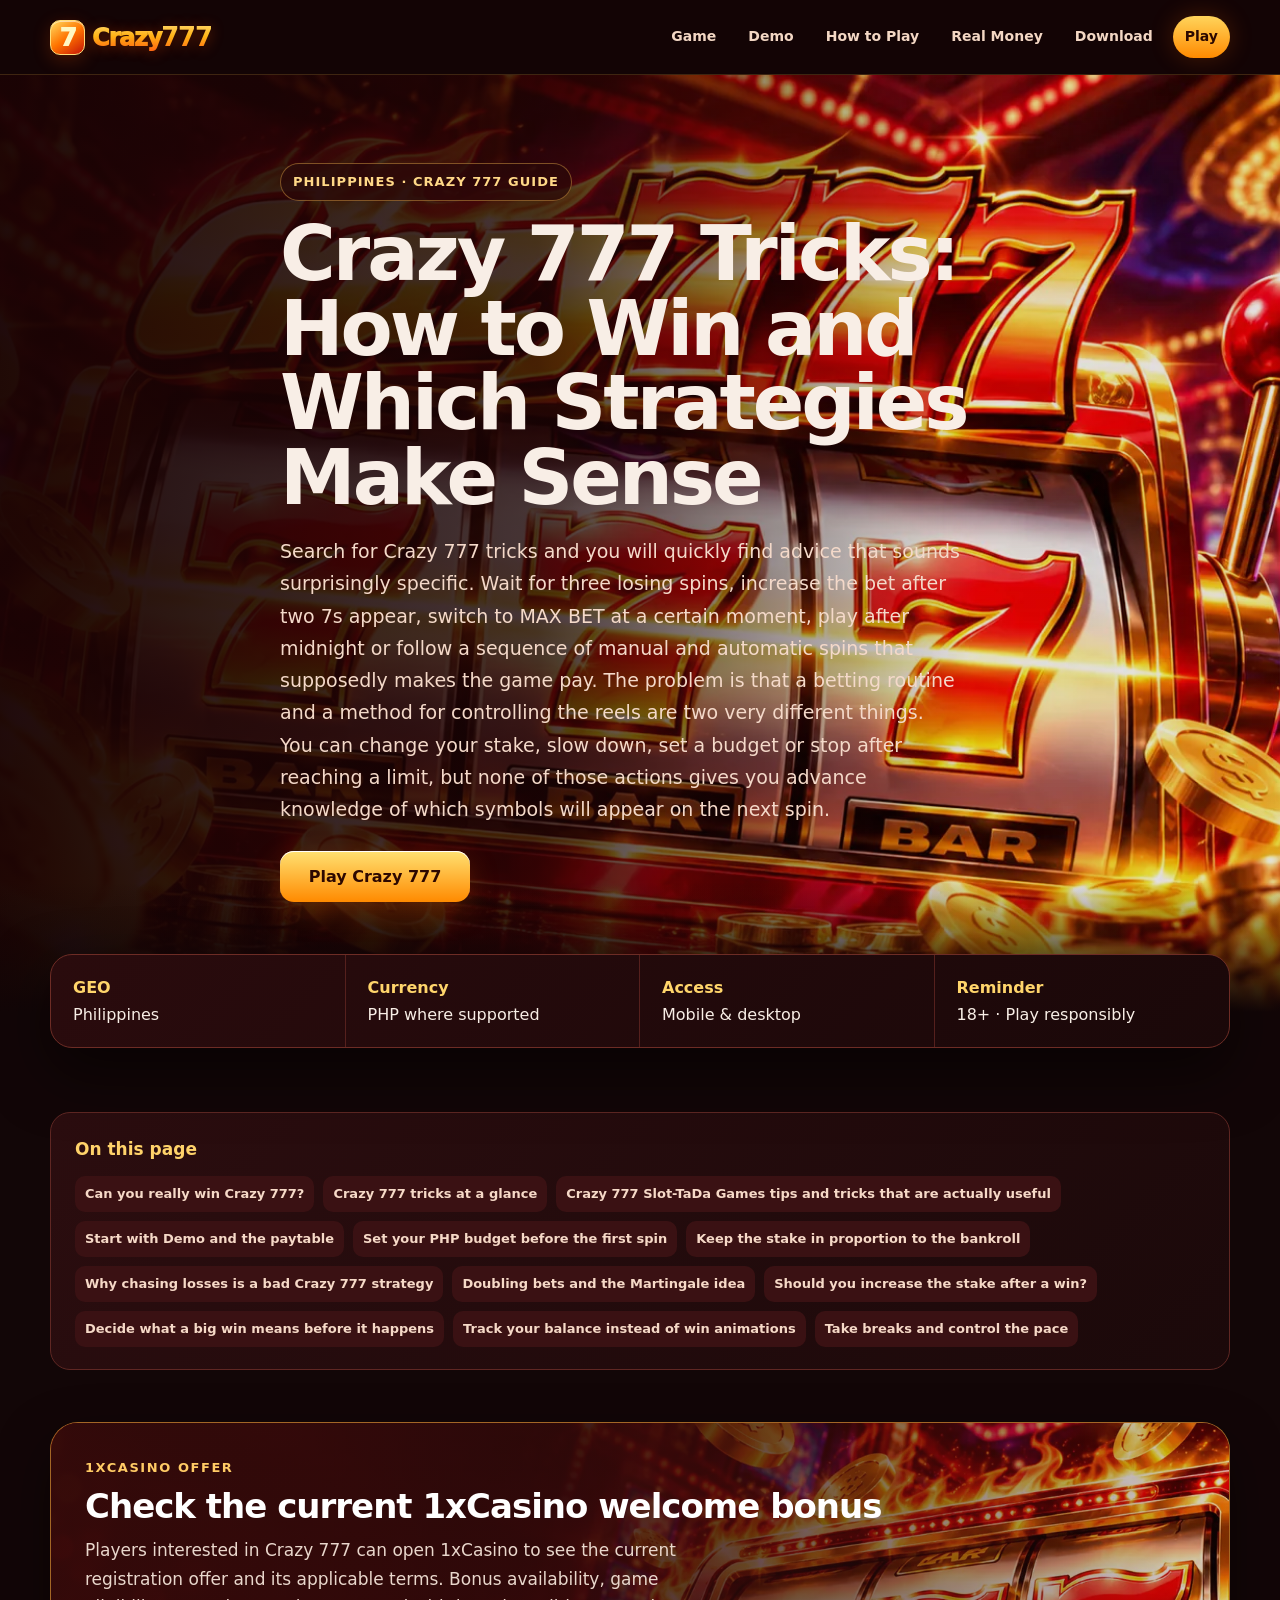
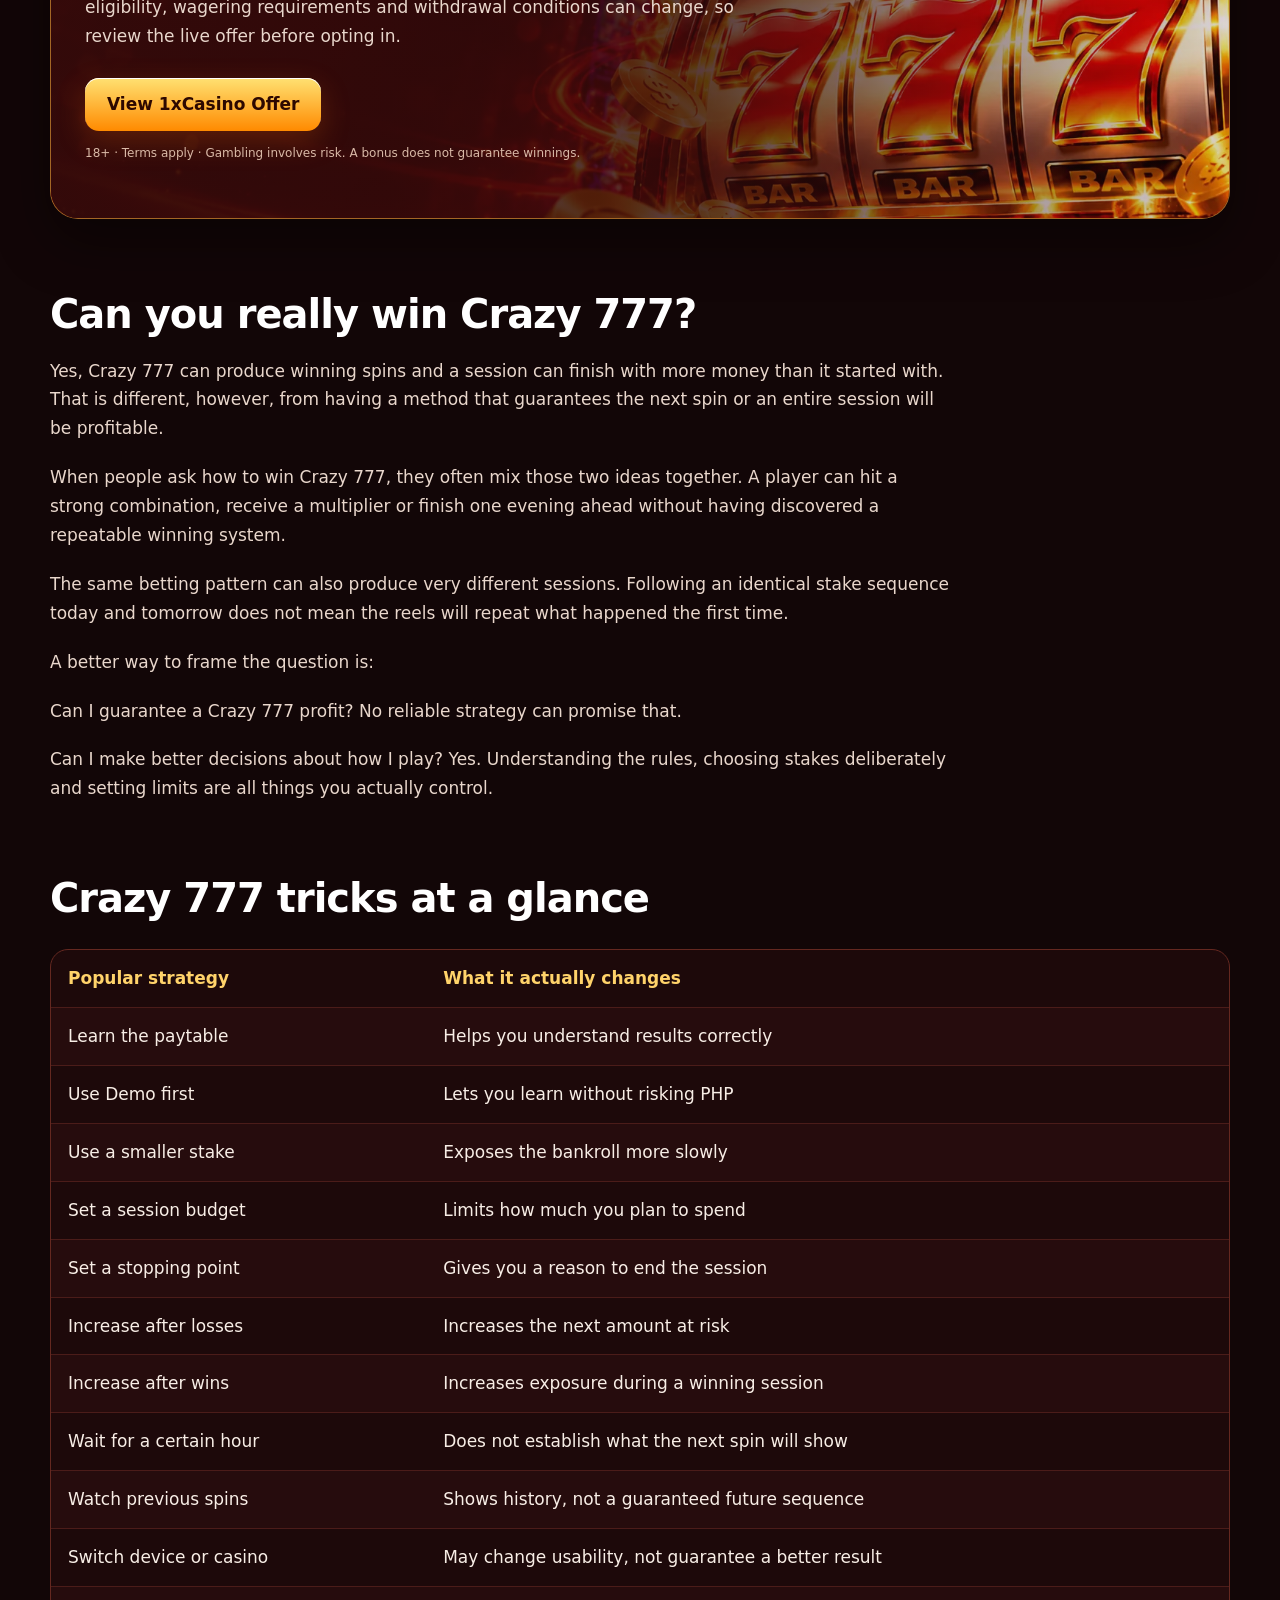
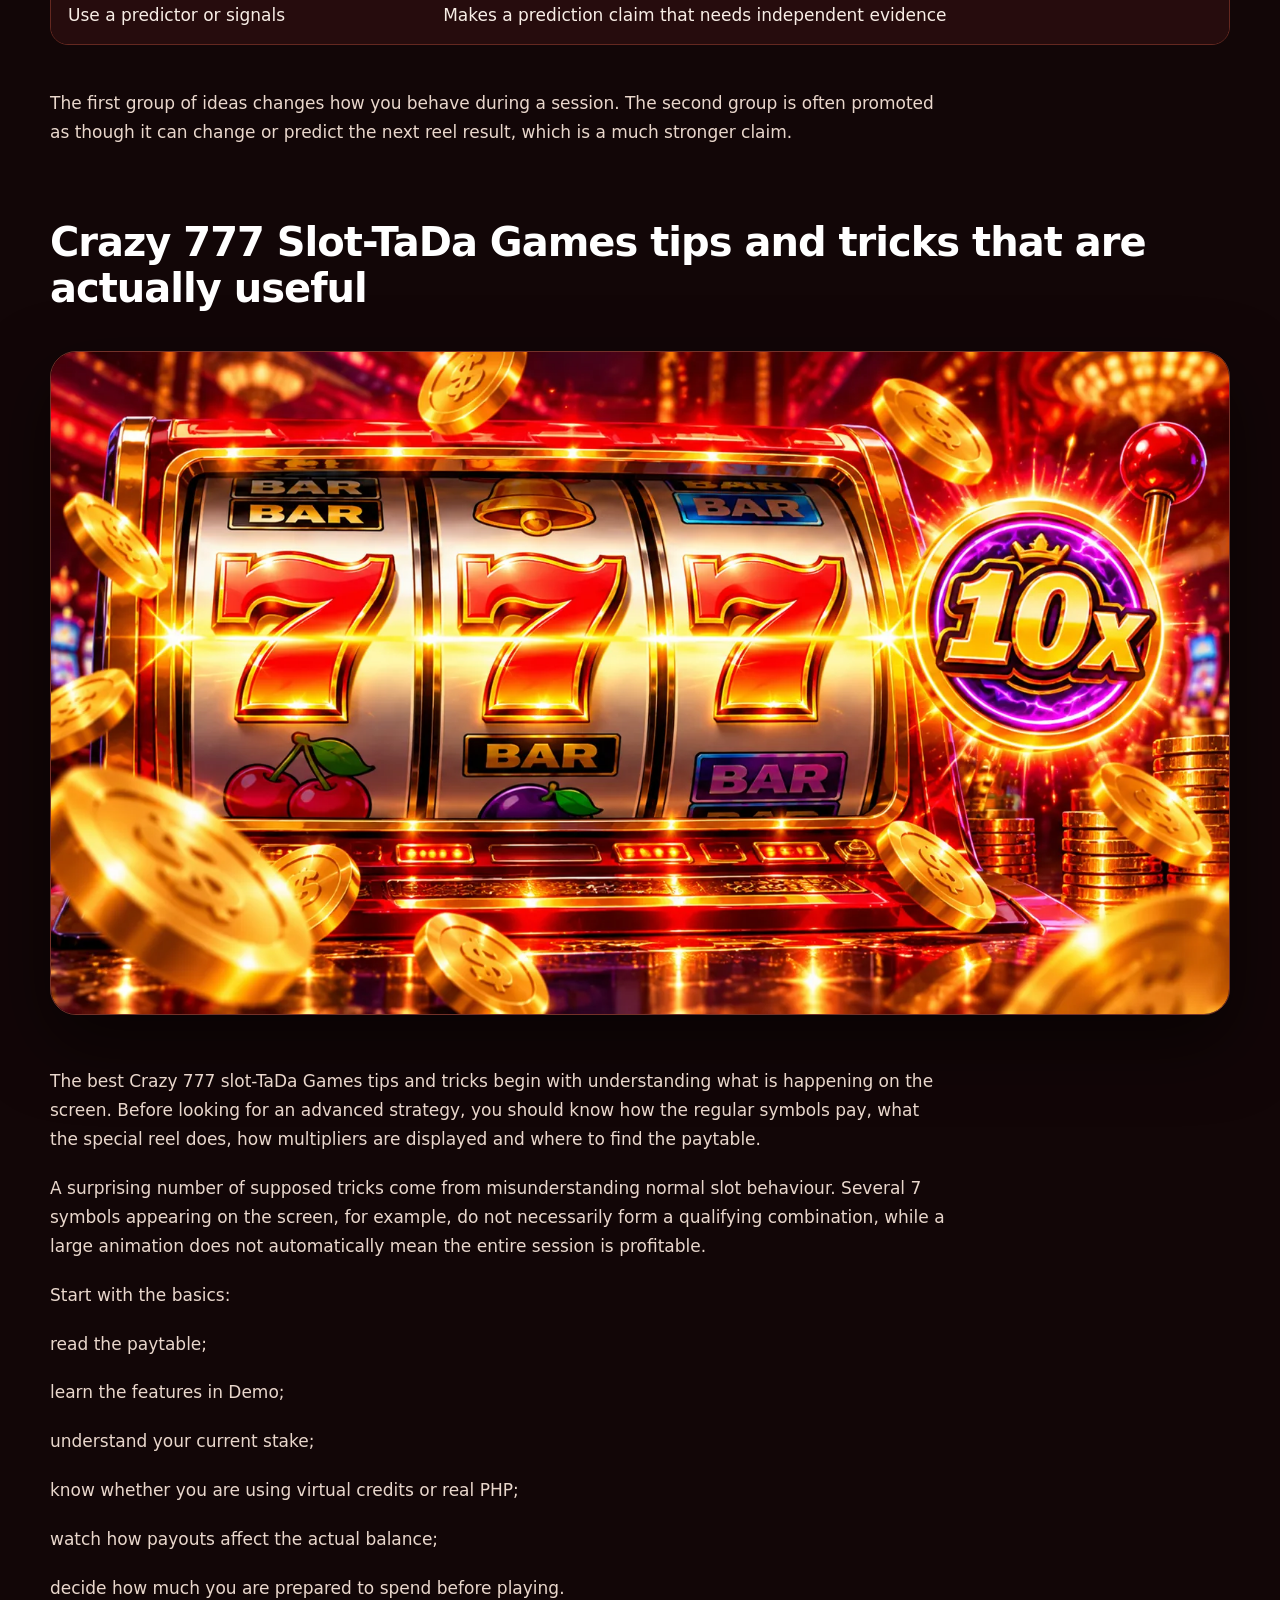
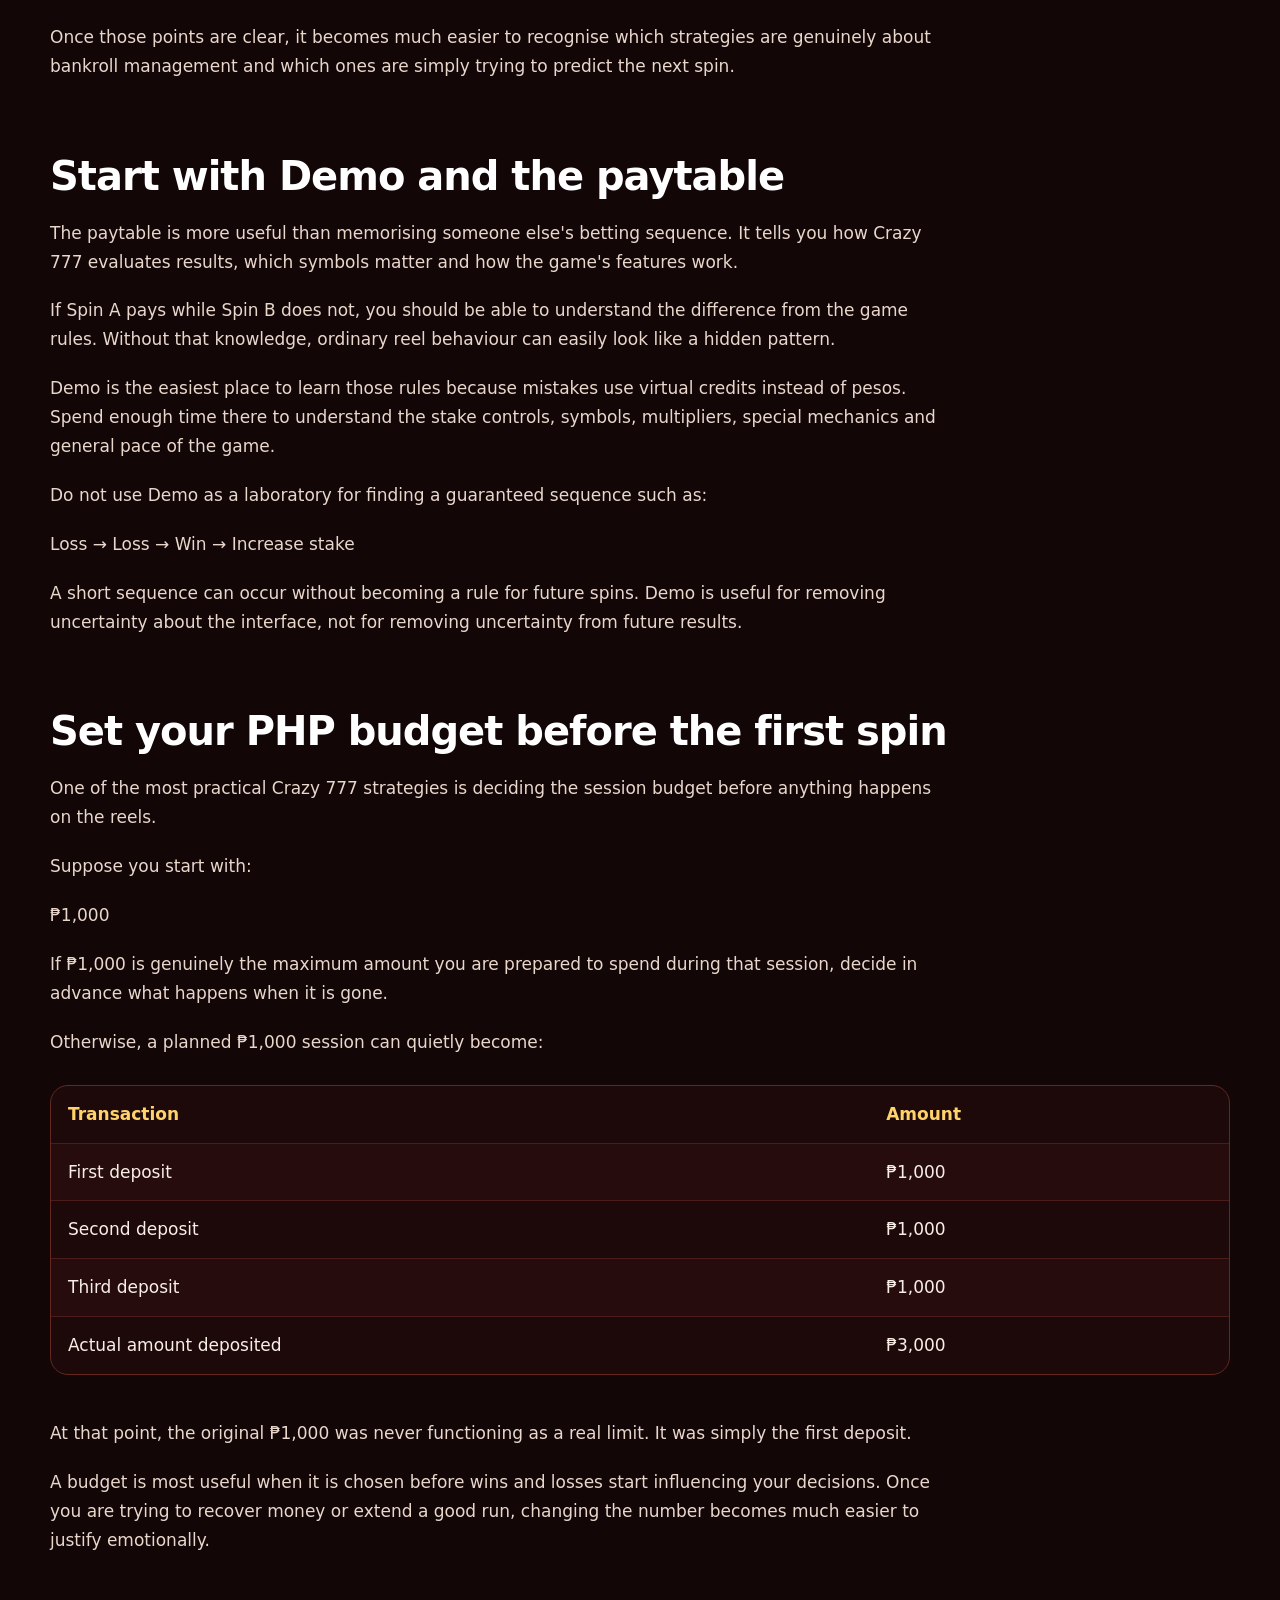
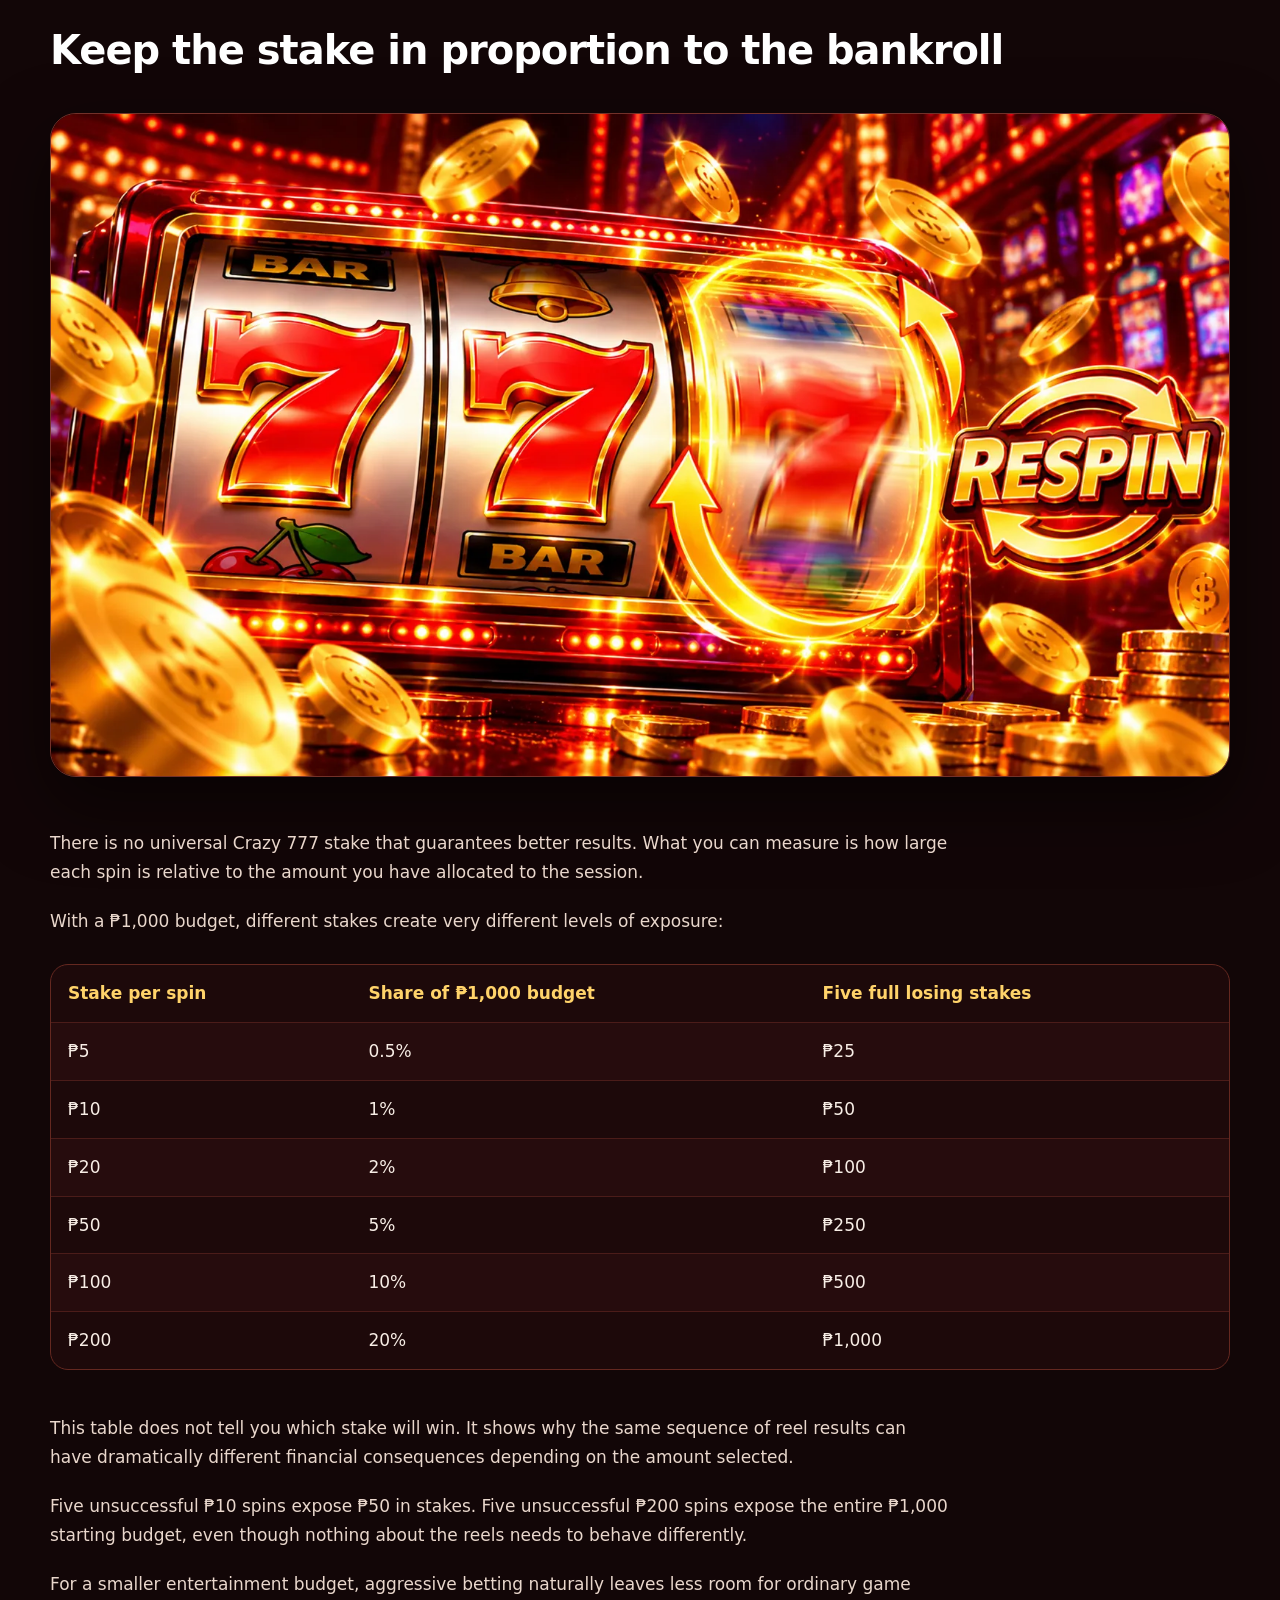
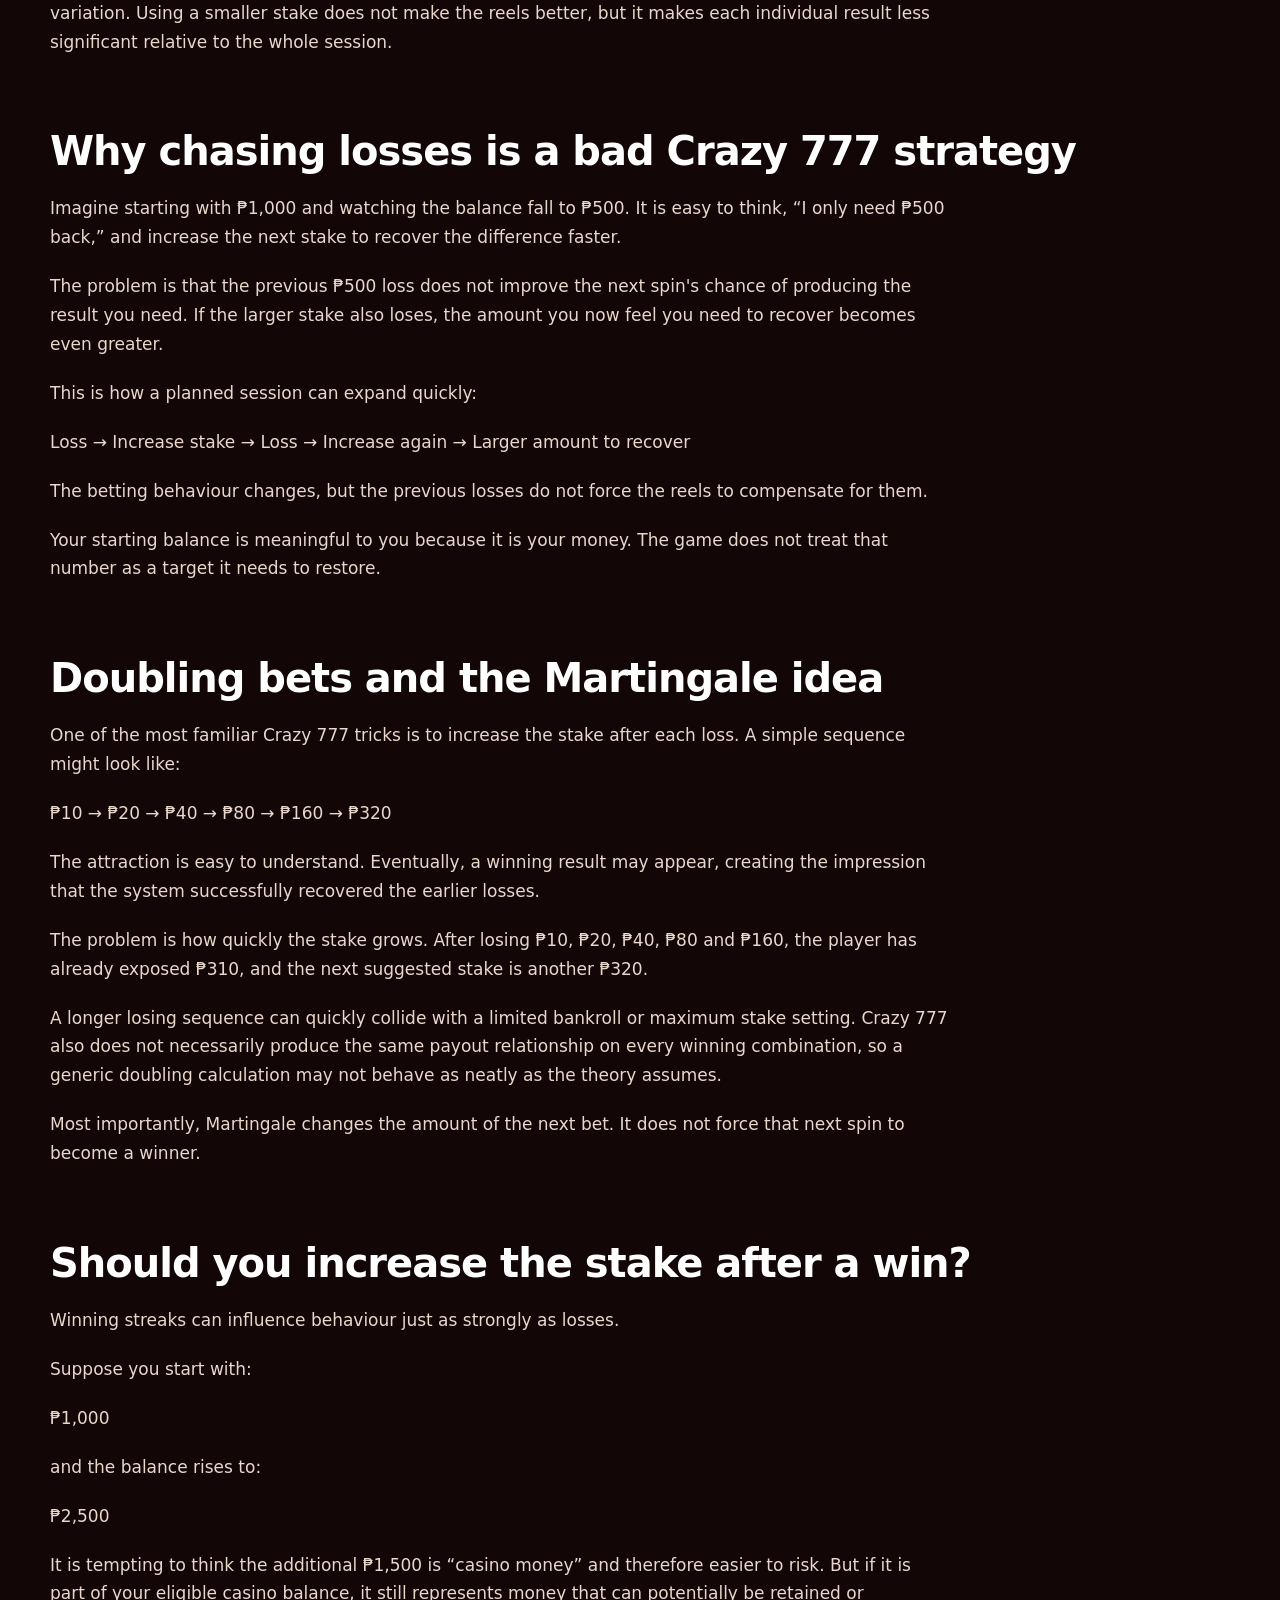
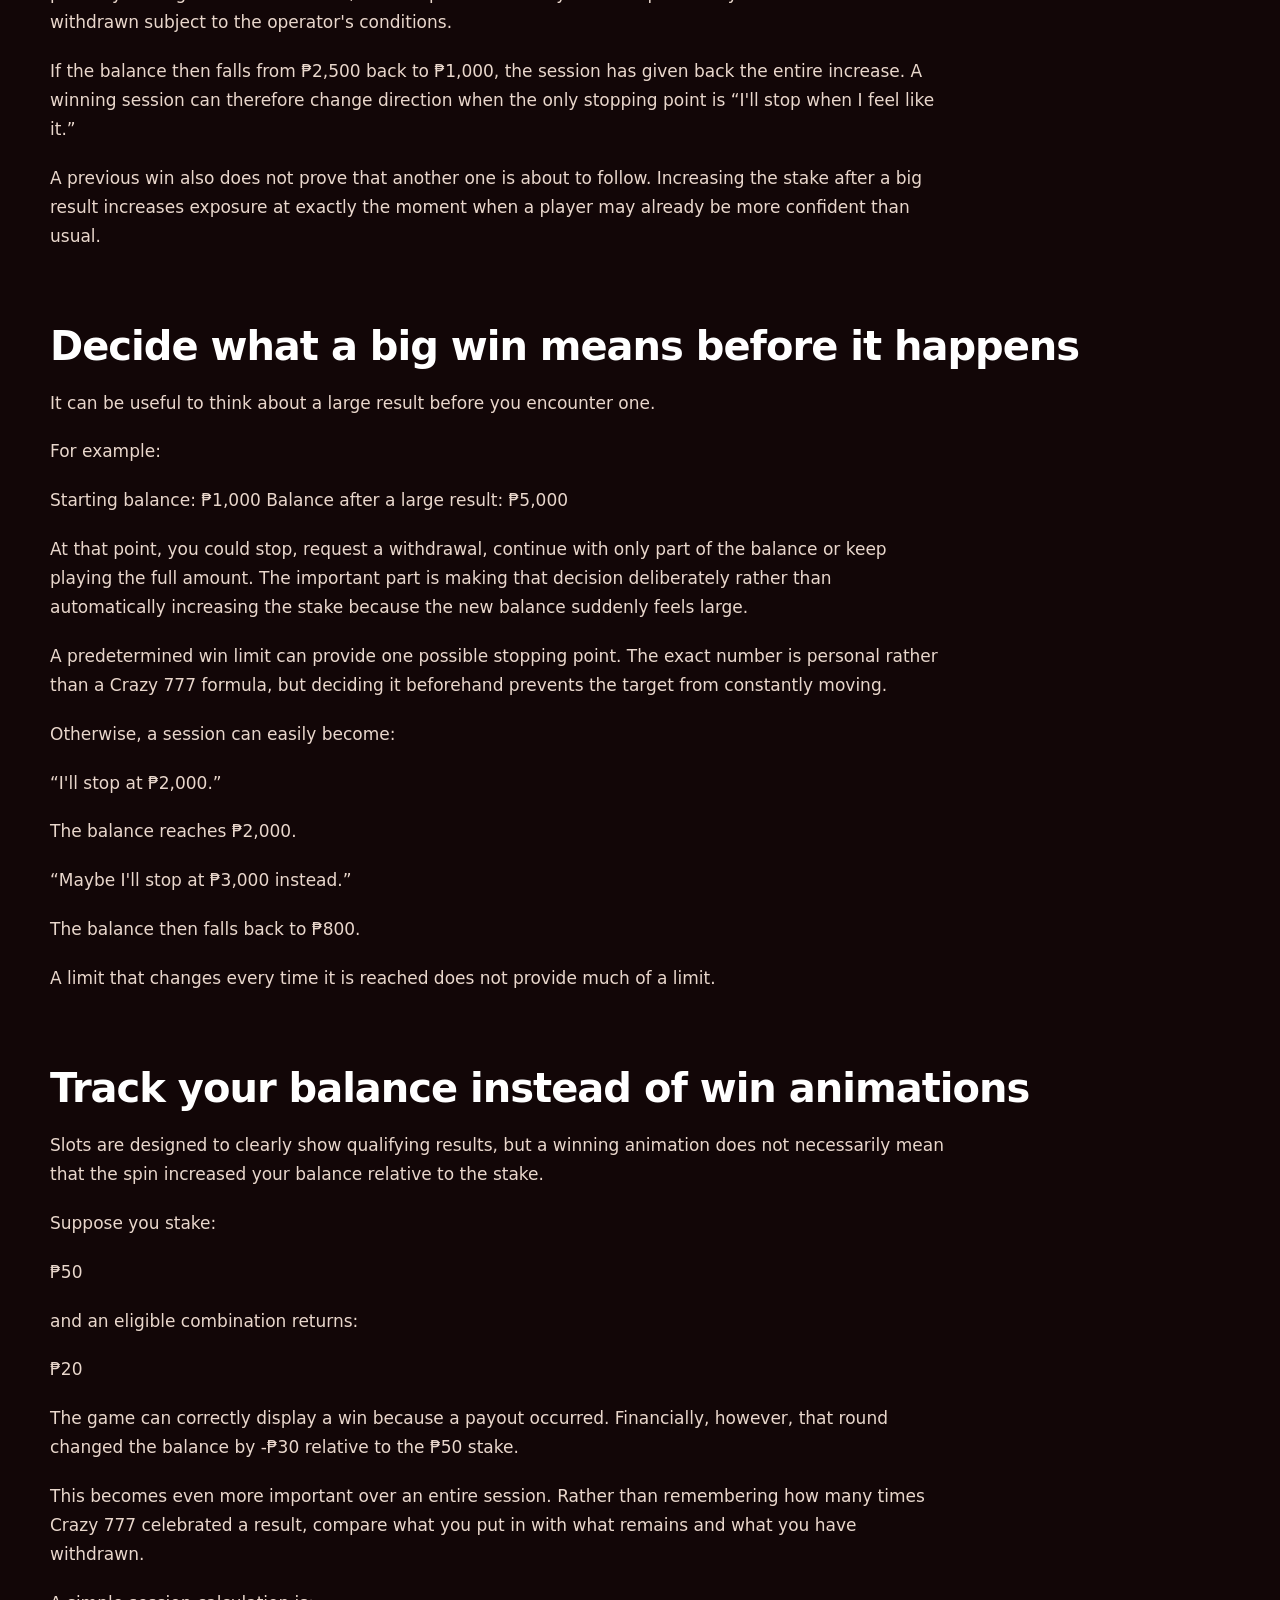
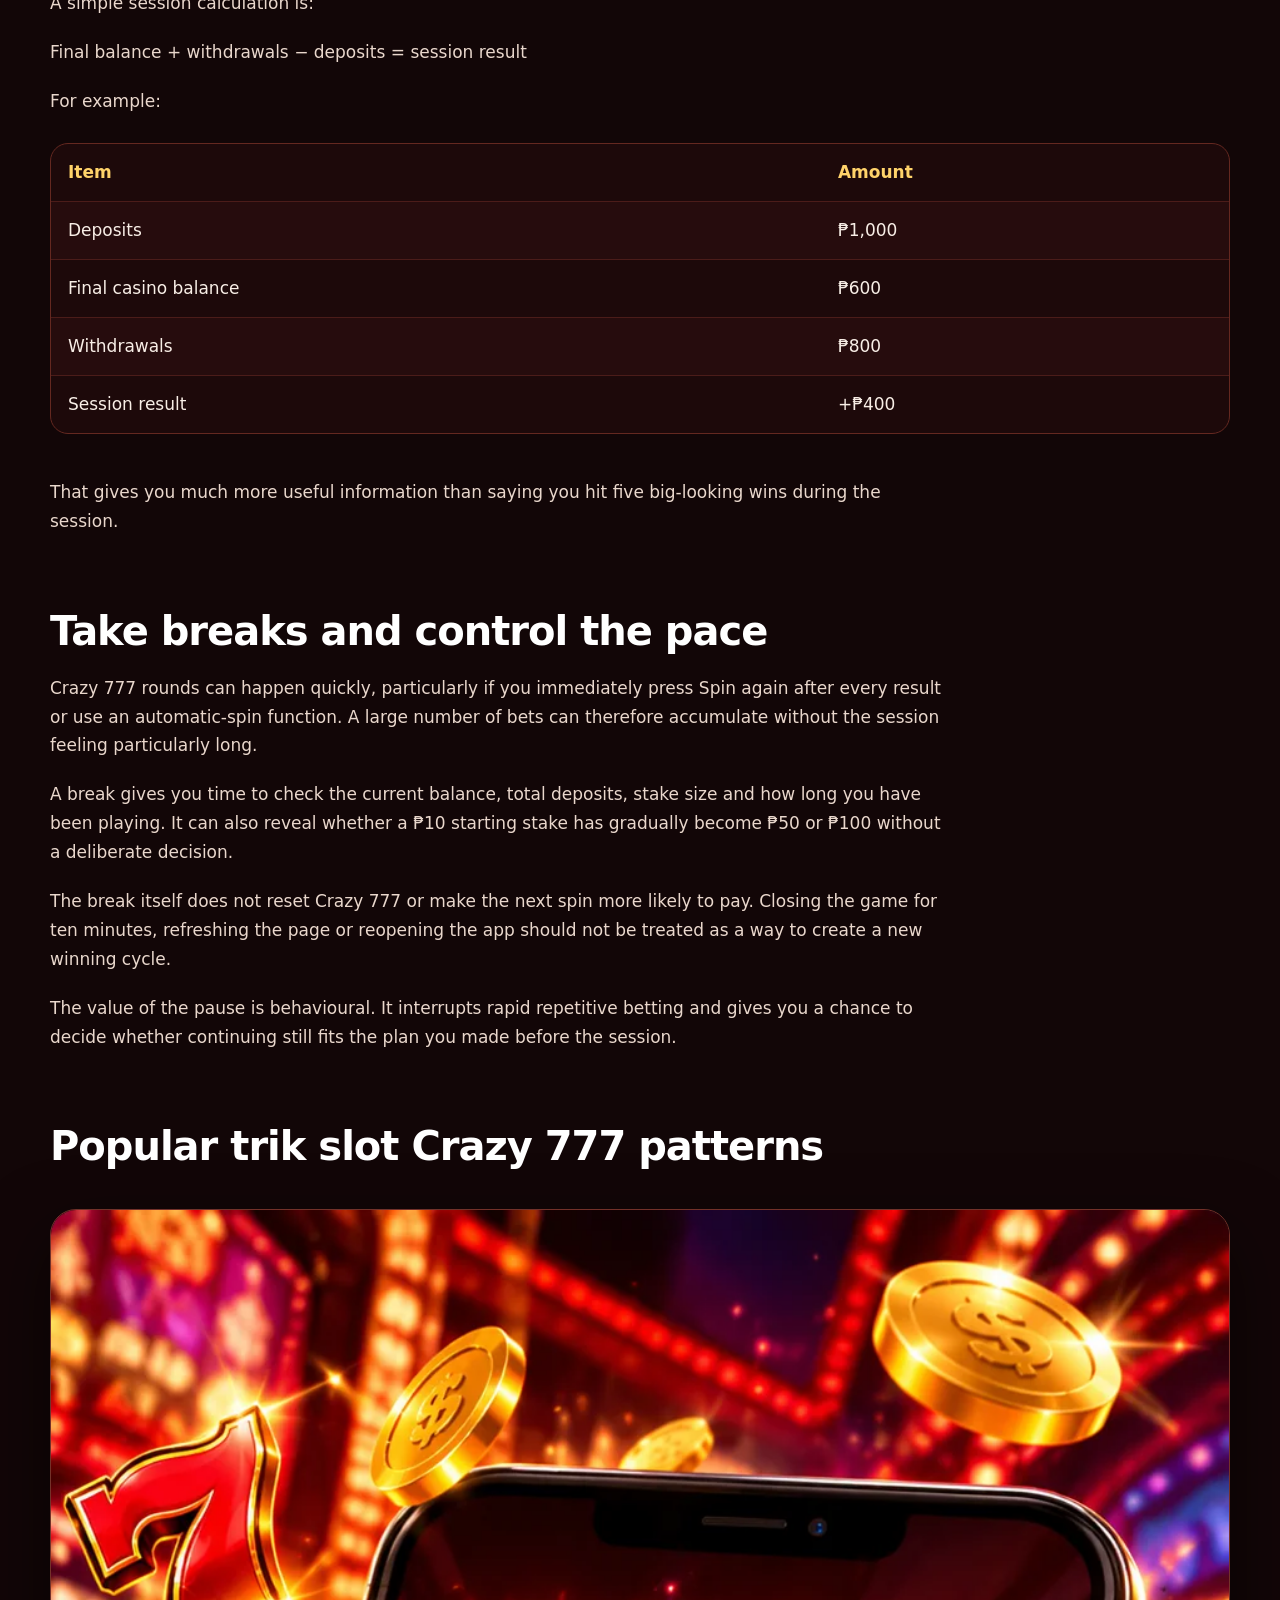
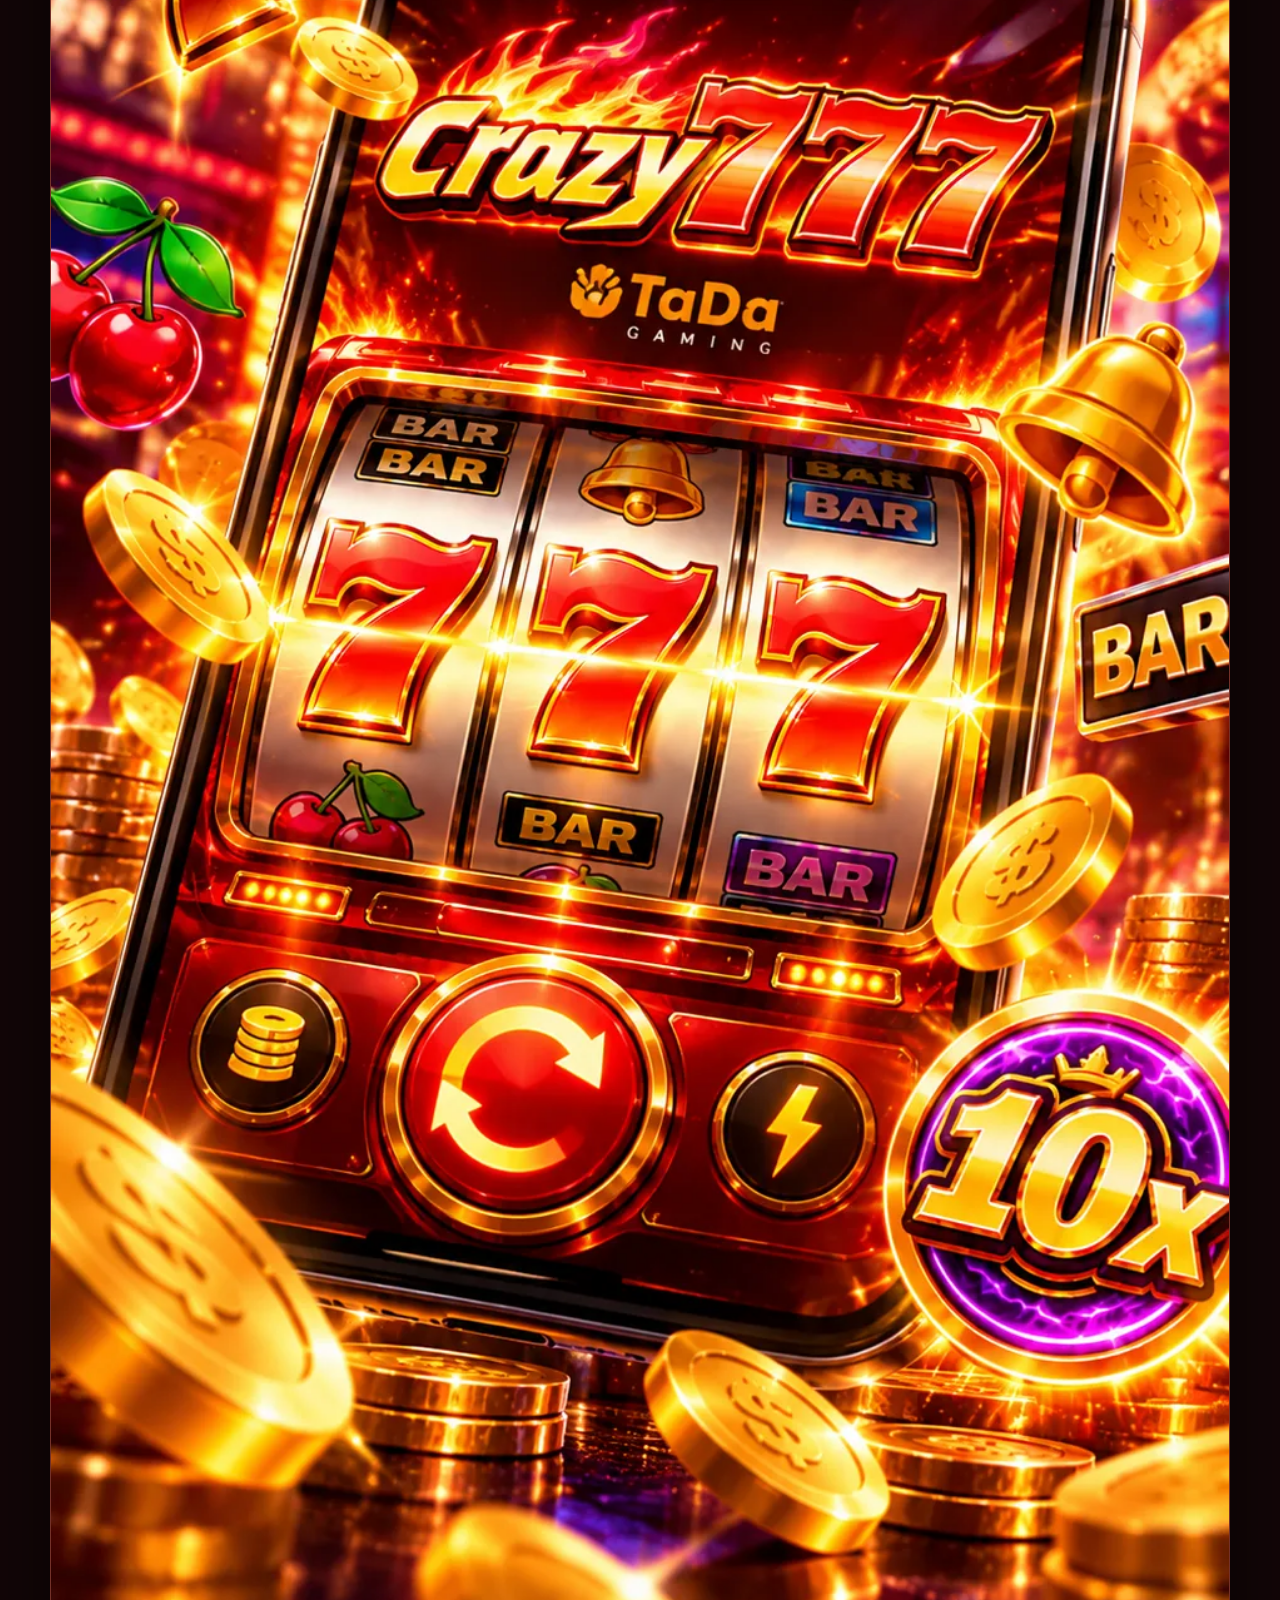
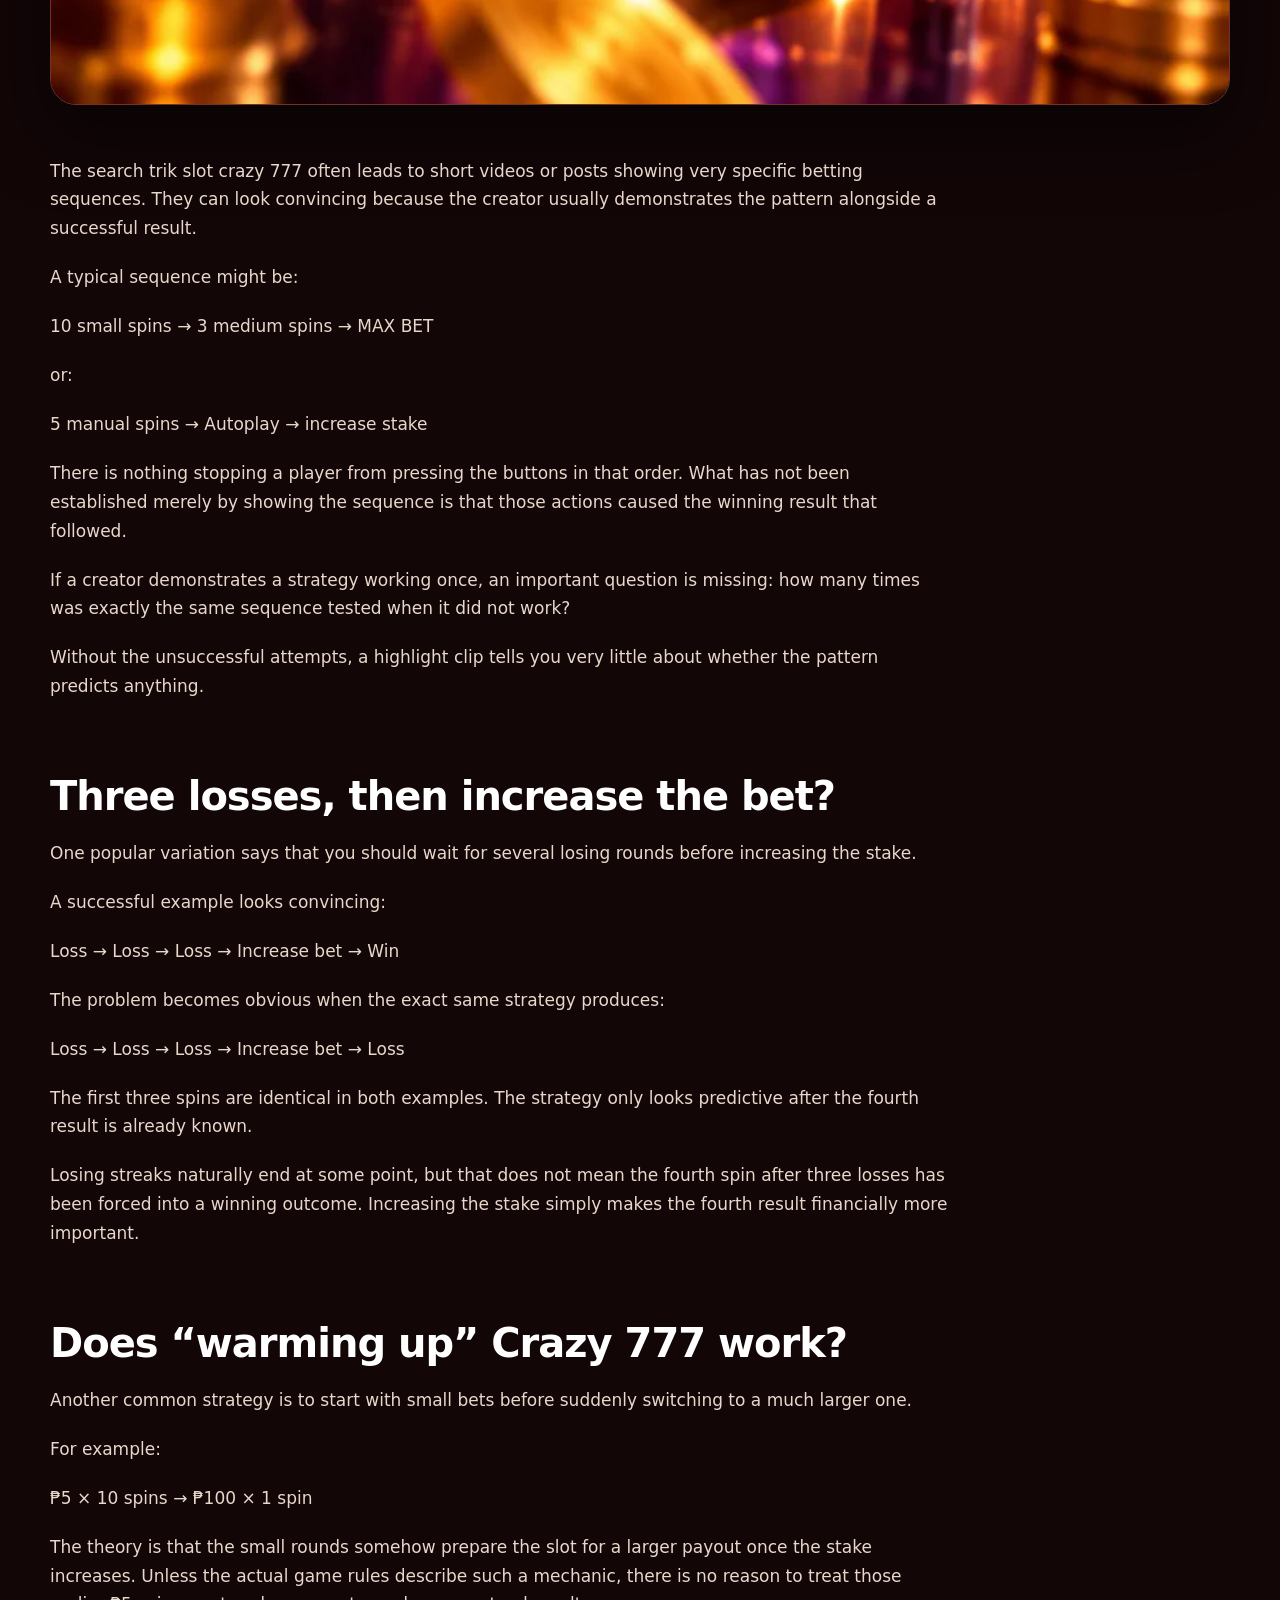
<file: crazy-777-tricks/index.html>
<!doctype html><html lang="en-PH"><head><meta charset="utf-8"><meta name="viewport" content="width=device-width,initial-scale=1"><title>Crazy 777 Tricks: How to Win, Tips &amp; Strategies</title><meta name="description" content="Looking for Crazy 777 tricks? Learn which strategies can help manage your bets, which winning systems are myths and how to play Crazy 777 more carefully."><meta name="robots" content="index,follow"><link rel="canonical" href="https://theredlightph.com/crazy-777-tricks/"><meta name="google-site-verification" content="9KcBztLnrq-bq9x8eg5gqF-JtW9DkqV1aY1myWnVCpM" /><meta property="og:type" content="article"><meta property="og:title" content="Crazy 777 Tricks: How to Win, Tips &amp; Strategies"><meta property="og:description" content="Looking for Crazy 777 tricks? Learn which strategies can help manage your bets, which winning systems are myths and how to play Crazy 777 more carefully."><meta property="og:url" content="https://theredlightph.com/crazy-777-tricks/"><meta property="og:image" content="https://theredlightph.com/assets/img/hero.webp"><meta name="twitter:card" content="summary_large_image"><meta name="twitter:title" content="Crazy 777 Tricks: How to Win, Tips &amp; Strategies"><meta name="twitter:description" content="Looking for Crazy 777 tricks? Learn which strategies can help manage your bets, which winning systems are myths and how to play Crazy 777 more carefully."><link rel="icon" href="/favicon.ico"><link rel="stylesheet" href="/assets/css/style.css"><script type="application/ld+json">{"@context": "https://schema.org", "@graph": [{"@type": "WebSite", "name": "Crazy 777 PH", "url": "https://theredlightph.com/"}, {"@type": "Article", "headline": "Crazy 777 Tricks: How to Win and Which Strategies Make Sense", "description": "Looking for Crazy 777 tricks? Learn which strategies can help manage your bets, which winning systems are myths and how to play Crazy 777 more carefully.", "inLanguage": "en-PH", "mainEntityOfPage": "https://theredlightph.com/crazy-777-tricks/"}, {"@type": "FAQPage", "mainEntity": [{"@type": "Question", "name": "Are there Crazy 777 tricks?", "acceptedAnswer": {"@type": "Answer", "text": "There are useful ways to understand the game and manage how much money you expose to it. A betting trick should not, however, be presented as a guaranteed method for controlling future reel results without evidence that it actually does so."}}, {"@type": "Question", "name": "How to win Crazy 777?", "acceptedAnswer": {"@type": "Answer", "text": "Winning spins can occur during normal Crazy 777 gameplay, but there is no reliable formula that guarantees the next spin or an entire session will finish with a profit. Learning the rules and managing the bankroll helps with decision-making rather than predicting the reels."}}, {"@type": "Question", "name": "How to win in Crazy 777 consistently?", "acceptedAnswer": {"@type": "Answer", "text": "Real-money slot outcomes are uncertain, so consistent guaranteed profit should not be expected. A strategy can change stake size, session length or spending limits without making future symbols predictable."}}, {"@type": "Question", "name": "What are the best Crazy 777 slot-TaDa Games tips and tricks?", "acceptedAnswer": {"@type": "Answer", "text": "Learn the paytable, practise in Demo, set a PHP budget before playing and keep individual stakes in proportion to that amount. Tracking the actual balance and avoiding loss chasing are more practical than trying to identify a secret reel pattern."}}, {"@type": "Question", "name": "What does trik slot Crazy 777 mean?", "acceptedAnswer": {"@type": "Answer", "text": "The phrase is commonly used when searching for Crazy 777 betting tricks, sequences or strategies. Many of these systems use previous spins to make predictions about future results, so the evidence behind the claimed pattern matters."}}, {"@type": "Question", "name": "Is there a secret Crazy 777 pattern?", "acceptedAnswer": {"@type": "Answer", "text": "A sequence of previous reel results does not automatically provide a reliable map of future spins. A pattern can look convincing after the outcome is known without having predicted it beforehand."}}, {"@type": "Question", "name": "Should I increase my bet after three losses?", "acceptedAnswer": {"@type": "Answer", "text": "Three losses do not guarantee that the fourth spin will win. Increasing the stake after them simply makes the next result more financially significant."}}, {"@type": "Question", "name": "Does Martingale work on Crazy 777?", "acceptedAnswer": {"@type": "Answer", "text": "Martingale changes stake size after losing rounds and can cause bets to grow very quickly. It does not force the next Crazy 777 spin to produce a winning result."}}, {"@type": "Question", "name": "Should I double my bet after losing?", "acceptedAnswer": {"@type": "Answer", "text": "Doubling increases the amount needed for each subsequent spin and can consume a limited bankroll quickly during a losing sequence. The previous loss itself does not make the next round guaranteed to win."}}, {"@type": "Question", "name": "Should I increase my bet after winning?", "acceptedAnswer": {"@type": "Answer", "text": "A previous win does not guarantee that another one will follow. Increasing the stake after a win increases financial exposure rather than proving that a winning streak will continue."}}, {"@type": "Question", "name": "Does MAX BET improve my chances?", "acceptedAnswer": {"@type": "Answer", "text": "MAX BET definitely increases the amount placed at risk. Do not assume that it also increases the probability of a winning combination unless the actual Crazy 777 rules explicitly describe such a feature."}}, {"@type": "Question", "name": "Does minimum bet win more often?", "acceptedAnswer": {"@type": "Answer", "text": "A smaller stake can make a fixed bankroll move more slowly, but that does not automatically mean the reels become more favourable. Bankroll exposure and the underlying game result are separate questions."}}, {"@type": "Question", "name": "Can changing bet size trigger a win?", "acceptedAnswer": {"@type": "Answer", "text": "Changing the stake changes the financial value of the next round. It should not be treated as a guaranteed trigger telling Crazy 777 to produce a winning combination."}}, {"@type": "Question", "name": "Do near misses mean a big win is coming?", "acceptedAnswer": {"@type": "Answer", "text": "A near miss describes the result you have already seen. It does not guarantee that the missing symbol will appear on the next spin, so increasing the stake solely because the previous screen looked close is not a reliable strategy."}}, {"@type": "Question", "name": "Does Crazy 777 pay more at night?", "acceptedAnswer": {"@type": "Answer", "text": "There is no basis in the supplied game strategy material for assuming that a particular clock time produces better Crazy 777 outcomes. Choose a time when you can play attentively rather than relying on claims about lucky hours."}}, {"@type": "Question", "name": "Is there a best time to play Crazy 777?", "acceptedAnswer": {"@type": "Answer", "text": "There is no universal reel pattern that identifies a guaranteed best hour. From a practical perspective, a better time is one when you can pay attention to the balance and stick to the limits you set."}}, {"@type": "Question", "name": "Does switching phones improve Crazy 777 results?", "acceptedAnswer": {"@type": "Answer", "text": "Changing from Android to iPhone or another device can improve usability, screen size or connection quality. It should not be treated as a method for forcing a better reel result."}}, {"@type": "Question", "name": "Does reinstalling Crazy 777 reset the game?", "acceptedAnswer": {"@type": "Answer", "text": "Reinstalling software or clearing browser data may help with technical problems. That is different from having evidence that the action resets the slot into a more favourable state."}}, {"@type": "Question", "name": "Can changing casinos make Crazy 777 pay?", "acceptedAnswer": {"@type": "Answer", "text": "Choose a casino based on factors such as account conditions, payment options and usability rather than an expectation that switching platforms will guarantee a winning sequence. Previous financial losses also remain losses after moving to another operator."}}, {"@type": "Question", "name": "Does a Crazy 777 predictor work?", "acceptedAnswer": {"@type": "Answer", "text": "A predictor claiming to know future spins needs credible evidence showing how those predictions are generated and verified. A high accuracy percentage displayed by the tool itself is not enough to establish that it can see future results."}}, {"@type": "Question", "name": "Can AI predict Crazy 777?", "acceptedAnswer": {"@type": "Answer", "text": "AI can analyse historical information, but analysing previous spins is different from knowing an unrevealed future result. The word “AI” in a predictor's name does not establish predictive access."}}, {"@type": "Question", "name": "Are Crazy 777 signals reliable?", "acceptedAnswer": {"@type": "Answer", "text": "Selected successful signals do not show the complete performance of a signal provider. You would need to see unsuccessful predictions as well before judging whether the claimed accuracy means anything."}}, {"@type": "Question", "name": "Is there a Crazy 777 hack?", "acceptedAnswer": {"@type": "Answer", "text": "Claims involving guaranteed 777 combinations, controlled multipliers, unlimited withdrawable balances or no-loss modes go far beyond ordinary gameplay advice. They should not be treated as legitimate strategies simply because a video or application advertises them."}}, {"@type": "Question", "name": "Can a Crazy 777 Mod APK guarantee wins?", "acceptedAnswer": {"@type": "Answer", "text": "A modified application can potentially change what is displayed locally without changing the legitimate casino account balance. Seeing a huge number on the screen does not establish that the funds exist on the operator's side or can actually be withdrawn."}}, {"@type": "Question", "name": "Does GCash improve Crazy 777 chances?", "acceptedAnswer": {"@type": "Answer", "text": "GCash is a payment method where supported by an operator. The payment route and the Crazy 777 reel result are separate, so using GCash should not itself be treated as a way to improve the next spin."}}, {"@type": "Question", "name": "What stake should I use for Crazy 777?", "acceptedAnswer": {"@type": "Answer", "text": "There is no universal stake that guarantees a better outcome. Consider how much each spin represents relative to the total amount you have deliberately allocated to the session."}}, {"@type": "Question", "name": "Is a smaller Crazy 777 bet better?", "acceptedAnswer": {"@type": "Answer", "text": "A smaller stake exposes the bankroll more slowly and makes each individual result less significant relative to the starting amount. It does not guarantee more favourable reel outcomes."}}, {"@type": "Question", "name": "Should I set a win limit?", "acceptedAnswer": {"@type": "Answer", "text": "A predetermined stopping point can give you a reason to end a profitable session before the target begins moving. The exact amount is a personal budget decision rather than a Crazy 777 winning formula."}}, {"@type": "Question", "name": "Should I set a loss limit?", "acceptedAnswer": {"@type": "Answer", "text": "If you choose real-money play, deciding the maximum entertainment budget in advance can help prevent repeated deposits after losses. The limit is only useful if it remains unchanged when the session goes badly."}}, {"@type": "Question", "name": "What should I do after a big Crazy 777 win?", "acceptedAnswer": {"@type": "Answer", "text": "Check the actual balance and compare it with the plan you made before playing. A large result does not guarantee another one, so there is no requirement to immediately increase the stake or continue."}}, {"@type": "Question", "name": "What should I do after several Crazy 777 losses?", "acceptedAnswer": {"@type": "Answer", "text": "Check your remaining balance and current stake before making another decision. Avoid automatically increasing the bet to recover previous losses, and consider taking a break or ending the session."}}, {"@type": "Question", "name": "Is Crazy 777 a good way to make money?", "acceptedAnswer": {"@type": "Answer", "text": "Crazy 777 is a gambling game with uncertain outcomes and should not be treated as a reliable income method. Understanding the rules can help you make informed decisions, but it does not create guaranteed profit."}}]}]}</script></head><body><header class="site-header"><div class="wrap head"><a class="brand logo-brand" href="/" aria-label="Crazy 777 PH home"><span class="mark7">7</span><span class="brandword">Crazy<strong>777</strong></span></a><button class="burger" aria-label="Open menu">☰</button><nav class="nav"><a href="/">Game</a><a href="/crazy-777-demo/">Demo</a><a href="/how-to-play-crazy-777/">How to Play</a><a href="/crazy-777-real-money/">Real Money</a><a href="/crazy-777-download/">Download</a><a class="play-top" href="/play/">Play</a></nav></div></header><section class="hero"><div class="wrap hero-in"><span class="eyebrow">Philippines · Crazy 777 Guide</span><h1>Crazy 777 Tricks: How to Win and Which Strategies Make Sense</h1><p>Search for Crazy 777 tricks and you will quickly find advice that sounds surprisingly specific. Wait for three losing spins, increase the bet after two 7s appear, switch to MAX BET at a certain moment, play after midnight or follow a sequence of manual and automatic spins that supposedly makes the game pay. The problem is that a betting routine and a method for controlling the reels are two very different things. You can change your stake, slow down, set a budget or stop after reaching a limit, but none of those actions gives you advance knowledge of which symbols will appear on the next spin.</p><div class="hero-actions"><a class="btn btn-main" href="/play/" rel="nofollow sponsored">Play Crazy 777</a></div></div></section><div class="trustbar"><div class="wrap trustgrid"><div><b>GEO</b>Philippines</div><div><b>Currency</b>PHP where supported</div><div><b>Access</b>Mobile & desktop</div><div><b>Reminder</b>18+ · Play responsibly</div></div></div><main class="main"><article class="wrap content"><aside class="toc"><strong>On this page</strong><div class="toc-links"><a href="#can-you-really-win-crazy-777">Can you really win Crazy 777?</a><a href="#crazy-777-tricks-at-a-glance">Crazy 777 tricks at a glance</a><a href="#crazy-777-slot-tada-games-tips-and-tricks-that-are-actually-useful">Crazy 777 Slot-TaDa Games tips and tricks that are actually useful</a><a href="#start-with-demo-and-the-paytable">Start with Demo and the paytable</a><a href="#set-your-php-budget-before-the-first-spin">Set your PHP budget before the first spin</a><a href="#keep-the-stake-in-proportion-to-the-bankroll">Keep the stake in proportion to the bankroll</a><a href="#why-chasing-losses-is-a-bad-crazy-777-strategy">Why chasing losses is a bad Crazy 777 strategy</a><a href="#doubling-bets-and-the-martingale-idea">Doubling bets and the Martingale idea</a><a href="#should-you-increase-the-stake-after-a-win">Should you increase the stake after a win?</a><a href="#decide-what-a-big-win-means-before-it-happens">Decide what a big win means before it happens</a><a href="#track-your-balance-instead-of-win-animations">Track your balance instead of win animations</a><a href="#take-breaks-and-control-the-pace">Take breaks and control the pace</a></div></aside><section class="bonus"><div class="bonus-kicker">1xCasino offer</div><h2>Check the current 1xCasino welcome bonus</h2><p>Players interested in Crazy 777 can open 1xCasino to see the current registration offer and its applicable terms. Bonus availability, game eligibility, wagering requirements and withdrawal conditions can change, so review the live offer before opting in.</p><a class="btn btn-main" href="/play/" rel="nofollow sponsored">View 1xCasino Offer</a><p class="bonus-note">18+ · Terms apply · Gambling involves risk. A bonus does not guarantee winnings.</p></section><h2 id="can-you-really-win-crazy-777">Can you really win Crazy 777?</h2><p>Yes, Crazy 777 can produce winning spins and a session can finish with more money than it started with. That is different, however, from having a method that guarantees the next spin or an entire session will be profitable.</p><p>When people ask how to win Crazy 777, they often mix those two ideas together. A player can hit a strong combination, receive a multiplier or finish one evening ahead without having discovered a repeatable winning system.</p><p>The same betting pattern can also produce very different sessions. Following an identical stake sequence today and tomorrow does not mean the reels will repeat what happened the first time.</p><p>A better way to frame the question is:</p><p>Can I guarantee a Crazy 777 profit? No reliable strategy can promise that.</p><p>Can I make better decisions about how I play? Yes. Understanding the rules, choosing stakes deliberately and setting limits are all things you actually control.</p><h2 id="crazy-777-tricks-at-a-glance">Crazy 777 tricks at a glance</h2><div class="table-wrap"><table><tr><th>Popular strategy</th><th>What it actually changes</th></tr><tr><td>Learn the paytable</td><td>Helps you understand results correctly</td></tr><tr><td>Use Demo first</td><td>Lets you learn without risking PHP</td></tr><tr><td>Use a smaller stake</td><td>Exposes the bankroll more slowly</td></tr><tr><td>Set a session budget</td><td>Limits how much you plan to spend</td></tr><tr><td>Set a stopping point</td><td>Gives you a reason to end the session</td></tr><tr><td>Increase after losses</td><td>Increases the next amount at risk</td></tr><tr><td>Increase after wins</td><td>Increases exposure during a winning session</td></tr><tr><td>Wait for a certain hour</td><td>Does not establish what the next spin will show</td></tr><tr><td>Watch previous spins</td><td>Shows history, not a guaranteed future sequence</td></tr><tr><td>Switch device or casino</td><td>May change usability, not guarantee a better result</td></tr><tr><td>Use a predictor or signals</td><td>Makes a prediction claim that needs independent evidence</td></tr></table></div><p>The first group of ideas changes how you behave during a session. The second group is often promoted as though it can change or predict the next reel result, which is a much stronger claim.</p><h2 id="crazy-777-slot-tada-games-tips-and-tricks-that-are-actually-useful">Crazy 777 Slot-TaDa Games tips and tricks that are actually useful</h2><figure class="visual"><img src="/assets/img/gameplay.webp" alt="Crazy 777 slot gameplay with classic red 7 symbols" loading="lazy"></figure><p>The best Crazy 777 slot-TaDa Games tips and tricks begin with understanding what is happening on the screen. Before looking for an advanced strategy, you should know how the regular symbols pay, what the special reel does, how multipliers are displayed and where to find the paytable.</p><p>A surprising number of supposed tricks come from misunderstanding normal slot behaviour. Several 7 symbols appearing on the screen, for example, do not necessarily form a qualifying combination, while a large animation does not automatically mean the entire session is profitable.</p><p>Start with the basics:</p><p>read the paytable;</p><p>learn the features in Demo;</p><p>understand your current stake;</p><p>know whether you are using virtual credits or real PHP;</p><p>watch how payouts affect the actual balance;</p><p>decide how much you are prepared to spend before playing.</p><p>Once those points are clear, it becomes much easier to recognise which strategies are genuinely about bankroll management and which ones are simply trying to predict the next spin.</p><h2 id="start-with-demo-and-the-paytable">Start with Demo and the paytable</h2><p>The paytable is more useful than memorising someone else&#x27;s betting sequence. It tells you how Crazy 777 evaluates results, which symbols matter and how the game&#x27;s features work.</p><p>If Spin A pays while Spin B does not, you should be able to understand the difference from the game rules. Without that knowledge, ordinary reel behaviour can easily look like a hidden pattern.</p><p>Demo is the easiest place to learn those rules because mistakes use virtual credits instead of pesos. Spend enough time there to understand the stake controls, symbols, multipliers, special mechanics and general pace of the game.</p><p>Do not use Demo as a laboratory for finding a guaranteed sequence such as:</p><p>Loss → Loss → Win → Increase stake</p><p>A short sequence can occur without becoming a rule for future spins. Demo is useful for removing uncertainty about the interface, not for removing uncertainty from future results.</p><h2 id="set-your-php-budget-before-the-first-spin">Set your PHP budget before the first spin</h2><p>One of the most practical Crazy 777 strategies is deciding the session budget before anything happens on the reels.</p><p>Suppose you start with:</p><p>₱1,000</p><p>If ₱1,000 is genuinely the maximum amount you are prepared to spend during that session, decide in advance what happens when it is gone.</p><p>Otherwise, a planned ₱1,000 session can quietly become:</p><div class="table-wrap"><table><tr><th>Transaction</th><th>Amount</th></tr><tr><td>First deposit</td><td>₱1,000</td></tr><tr><td>Second deposit</td><td>₱1,000</td></tr><tr><td>Third deposit</td><td>₱1,000</td></tr><tr><td>Actual amount deposited</td><td>₱3,000</td></tr></table></div><p>At that point, the original ₱1,000 was never functioning as a real limit. It was simply the first deposit.</p><p>A budget is most useful when it is chosen before wins and losses start influencing your decisions. Once you are trying to recover money or extend a good run, changing the number becomes much easier to justify emotionally.</p><h2 id="keep-the-stake-in-proportion-to-the-bankroll">Keep the stake in proportion to the bankroll</h2><figure class="visual"><img src="/assets/img/respin.webp" alt="Crazy 777 special reel and respin feature" loading="lazy"></figure><p>There is no universal Crazy 777 stake that guarantees better results. What you can measure is how large each spin is relative to the amount you have allocated to the session.</p><p>With a ₱1,000 budget, different stakes create very different levels of exposure:</p><div class="table-wrap"><table><tr><th>Stake per spin</th><th>Share of ₱1,000 budget</th><th>Five full losing stakes</th></tr><tr><td>₱5</td><td>0.5%</td><td>₱25</td></tr><tr><td>₱10</td><td>1%</td><td>₱50</td></tr><tr><td>₱20</td><td>2%</td><td>₱100</td></tr><tr><td>₱50</td><td>5%</td><td>₱250</td></tr><tr><td>₱100</td><td>10%</td><td>₱500</td></tr><tr><td>₱200</td><td>20%</td><td>₱1,000</td></tr></table></div><p>This table does not tell you which stake will win. It shows why the same sequence of reel results can have dramatically different financial consequences depending on the amount selected.</p><p>Five unsuccessful ₱10 spins expose ₱50 in stakes. Five unsuccessful ₱200 spins expose the entire ₱1,000 starting budget, even though nothing about the reels needs to behave differently.</p><p>For a smaller entertainment budget, aggressive betting naturally leaves less room for ordinary game variation. Using a smaller stake does not make the reels better, but it makes each individual result less significant relative to the whole session.</p><h2 id="why-chasing-losses-is-a-bad-crazy-777-strategy">Why chasing losses is a bad Crazy 777 strategy</h2><p>Imagine starting with ₱1,000 and watching the balance fall to ₱500. It is easy to think, “I only need ₱500 back,” and increase the next stake to recover the difference faster.</p><p>The problem is that the previous ₱500 loss does not improve the next spin&#x27;s chance of producing the result you need. If the larger stake also loses, the amount you now feel you need to recover becomes even greater.</p><p>This is how a planned session can expand quickly:</p><p>Loss → Increase stake → Loss → Increase again → Larger amount to recover</p><p>The betting behaviour changes, but the previous losses do not force the reels to compensate for them.</p><p>Your starting balance is meaningful to you because it is your money. The game does not treat that number as a target it needs to restore.</p><h2 id="doubling-bets-and-the-martingale-idea">Doubling bets and the Martingale idea</h2><p>One of the most familiar Crazy 777 tricks is to increase the stake after each loss. A simple sequence might look like:</p><p>₱10 → ₱20 → ₱40 → ₱80 → ₱160 → ₱320</p><p>The attraction is easy to understand. Eventually, a winning result may appear, creating the impression that the system successfully recovered the earlier losses.</p><p>The problem is how quickly the stake grows. After losing ₱10, ₱20, ₱40, ₱80 and ₱160, the player has already exposed ₱310, and the next suggested stake is another ₱320.</p><p>A longer losing sequence can quickly collide with a limited bankroll or maximum stake setting. Crazy 777 also does not necessarily produce the same payout relationship on every winning combination, so a generic doubling calculation may not behave as neatly as the theory assumes.</p><p>Most importantly, Martingale changes the amount of the next bet. It does not force that next spin to become a winner.</p><h2 id="should-you-increase-the-stake-after-a-win">Should you increase the stake after a win?</h2><p>Winning streaks can influence behaviour just as strongly as losses.</p><p>Suppose you start with:</p><p>₱1,000</p><p>and the balance rises to:</p><p>₱2,500</p><p>It is tempting to think the additional ₱1,500 is “casino money” and therefore easier to risk. But if it is part of your eligible casino balance, it still represents money that can potentially be retained or withdrawn subject to the operator&#x27;s conditions.</p><p>If the balance then falls from ₱2,500 back to ₱1,000, the session has given back the entire increase. A winning session can therefore change direction when the only stopping point is “I&#x27;ll stop when I feel like it.”</p><p>A previous win also does not prove that another one is about to follow. Increasing the stake after a big result increases exposure at exactly the moment when a player may already be more confident than usual.</p><h2 id="decide-what-a-big-win-means-before-it-happens">Decide what a big win means before it happens</h2><p>It can be useful to think about a large result before you encounter one.</p><p>For example:</p><p>Starting balance: ₱1,000
Balance after a large result: ₱5,000</p><p>At that point, you could stop, request a withdrawal, continue with only part of the balance or keep playing the full amount. The important part is making that decision deliberately rather than automatically increasing the stake because the new balance suddenly feels large.</p><p>A predetermined win limit can provide one possible stopping point. The exact number is personal rather than a Crazy 777 formula, but deciding it beforehand prevents the target from constantly moving.</p><p>Otherwise, a session can easily become:</p><p>“I&#x27;ll stop at ₱2,000.”</p><p>The balance reaches ₱2,000.</p><p>“Maybe I&#x27;ll stop at ₱3,000 instead.”</p><p>The balance then falls back to ₱800.</p><p>A limit that changes every time it is reached does not provide much of a limit.</p><h2 id="track-your-balance-instead-of-win-animations">Track your balance instead of win animations</h2><p>Slots are designed to clearly show qualifying results, but a winning animation does not necessarily mean that the spin increased your balance relative to the stake.</p><p>Suppose you stake:</p><p>₱50</p><p>and an eligible combination returns:</p><p>₱20</p><p>The game can correctly display a win because a payout occurred. Financially, however, that round changed the balance by -₱30 relative to the ₱50 stake.</p><p>This becomes even more important over an entire session. Rather than remembering how many times Crazy 777 celebrated a result, compare what you put in with what remains and what you have withdrawn.</p><p>A simple session calculation is:</p><p>Final balance + withdrawals − deposits = session result</p><p>For example:</p><div class="table-wrap"><table><tr><th>Item</th><th>Amount</th></tr><tr><td>Deposits</td><td>₱1,000</td></tr><tr><td>Final casino balance</td><td>₱600</td></tr><tr><td>Withdrawals</td><td>₱800</td></tr><tr><td>Session result</td><td>+₱400</td></tr></table></div><p>That gives you much more useful information than saying you hit five big-looking wins during the session.</p><h2 id="take-breaks-and-control-the-pace">Take breaks and control the pace</h2><p>Crazy 777 rounds can happen quickly, particularly if you immediately press Spin again after every result or use an automatic-spin function. A large number of bets can therefore accumulate without the session feeling particularly long.</p><p>A break gives you time to check the current balance, total deposits, stake size and how long you have been playing. It can also reveal whether a ₱10 starting stake has gradually become ₱50 or ₱100 without a deliberate decision.</p><p>The break itself does not reset Crazy 777 or make the next spin more likely to pay. Closing the game for ten minutes, refreshing the page or reopening the app should not be treated as a way to create a new winning cycle.</p><p>The value of the pause is behavioural. It interrupts rapid repetitive betting and gives you a chance to decide whether continuing still fits the plan you made before the session.</p><h2 id="popular-trik-slot-crazy-777-patterns">Popular trik slot Crazy 777 patterns</h2><figure class="visual"><img src="/assets/img/mobile.webp" alt="Crazy 777 mobile gameplay on a smartphone" loading="lazy"></figure><p>The search trik slot crazy 777 often leads to short videos or posts showing very specific betting sequences. They can look convincing because the creator usually demonstrates the pattern alongside a successful result.</p><p>A typical sequence might be:</p><p>10 small spins → 3 medium spins → MAX BET</p><p>or:</p><p>5 manual spins → Autoplay → increase stake</p><p>There is nothing stopping a player from pressing the buttons in that order. What has not been established merely by showing the sequence is that those actions caused the winning result that followed.</p><p>If a creator demonstrates a strategy working once, an important question is missing: how many times was exactly the same sequence tested when it did not work?</p><p>Without the unsuccessful attempts, a highlight clip tells you very little about whether the pattern predicts anything.</p><h2 id="three-losses-then-increase-the-bet">Three losses, then increase the bet?</h2><p>One popular variation says that you should wait for several losing rounds before increasing the stake.</p><p>A successful example looks convincing:</p><p>Loss → Loss → Loss → Increase bet → Win</p><p>The problem becomes obvious when the exact same strategy produces:</p><p>Loss → Loss → Loss → Increase bet → Loss</p><p>The first three spins are identical in both examples. The strategy only looks predictive after the fourth result is already known.</p><p>Losing streaks naturally end at some point, but that does not mean the fourth spin after three losses has been forced into a winning outcome. Increasing the stake simply makes the fourth result financially more important.</p><h2 id="does-warming-up-crazy-777-work">Does “warming up” Crazy 777 work?</h2><p>Another common strategy is to start with small bets before suddenly switching to a much larger one.</p><p>For example:</p><p>₱5 × 10 spins → ₱100 × 1 spin</p><p>The theory is that the small rounds somehow prepare the slot for a larger payout once the stake increases. Unless the actual game rules describe such a mechanic, there is no reason to treat those earlier ₱5 spins as stored progress toward a guaranteed result.</p><p>The opposite claim also appears online: use only the minimum stake because it supposedly makes Crazy 777 pay more frequently. A small stake can certainly make a fixed budget last through more rounds, but that bankroll effect should not automatically become a claim that the minimum-bet reels are better.</p><p>The same applies to MAX BET. What the maximum setting definitely changes is the amount at risk. Any claim that it also unlocks better probabilities should be supported by the game&#x27;s actual rules rather than inferred from a few memorable sessions.</p><h2 id="can-changing-the-stake-trigger-a-win">Can changing the stake trigger a win?</h2><p>A player may move from:</p><p>₱10 → ₱20 → ₱50</p><p>and then hit a strong result. Because the change happened immediately before the win, it is easy to remember the two events as connected.</p><p>The problem is that unsuccessful versions of the same sequence are much less memorable. If you change from ₱10 to ₱20 to ₱50 and lose again, there is no exciting outcome encouraging you to save the pattern or post it online.</p><p>This selective attention helps explain why betting myths can feel convincing. The stake change is real and the win is real; what has not necessarily been demonstrated is that the first caused the second.</p><p>Change your stake because the new amount fits the financial exposure you want, not because the reels appear to be asking for a different number.</p><h2 id="the-777-pattern-and-near-miss-trick">The 777 pattern and near-miss trick</h2><section class="bonus"><div class="bonus-kicker">1xCasino offer</div><h2>Check the current 1xCasino welcome bonus</h2><p>Players interested in Crazy 777 can open 1xCasino to see the current registration offer and its applicable terms. Bonus availability, game eligibility, wagering requirements and withdrawal conditions can change, so review the live offer before opting in.</p><a class="btn btn-main" href="/play/" rel="nofollow sponsored">View 1xCasino Offer</a><p class="bonus-note">18+ · Terms apply · Gambling involves risk. A bonus does not guarantee winnings.</p></section><p>Because the entire game is built around sevens, players naturally pay extra attention when several of them appear.</p><p>Imagine the screen shows something that looks like:</p><p>7 – other symbol – 7</p><p>It is tempting to interpret that as the beginning of a pattern and assume the missing 7 is getting closer. Visually, the spin feels much more significant than one containing no sevens at all.</p><p>That feeling does not create stored progress toward the next result. “I almost hit the combination” describes what you just saw; “therefore the next spin is more likely to complete it” is a separate prediction.</p><p>Near misses are therefore a poor reason to increase the next stake. If the larger amount only makes sense because the previous screen looked close to a big result, you are basing a financial decision on an unconfirmed pattern.</p><h2 id="does-crazy-777-pay-more-at-certain-times">Does Crazy 777 pay more at certain times?</h2><p>Another common claim is that Crazy 777 has better and worse hours. Depending on who you ask, you may be told to play after midnight, early in the morning, during peak traffic or when fewer players are online.</p><p>A winning session at 2 a.m. can certainly make that hour feel lucky. If the result was memorable enough, you may continue remembering it even after several unsuccessful sessions played at exactly the same time.</p><p>Without evidence from the actual game mechanics, a clock time should not be treated as information about the next reel combination. Choose when to play based on convenience and whether you can pay attention to your budget, not because a particular hour supposedly unlocks better results.</p><p>The same applies to describing Crazy 777 as “hot” or “cold.” Those terms can describe recent history, but turning “the game has been cold” into “therefore it must pay soon” adds a prediction that does not automatically follow.</p><h2 id="switching-devices-reinstalling-or-changing-casinos">Switching devices, reinstalling or changing casinos</h2><p>Changing from Android to iPhone or from mobile to desktop can improve screen size, connection quality or general usability. If Crazy 777 is not displaying correctly on one device, switching is a perfectly reasonable technical solution.</p><p>What the change does not establish is that the new device will receive better reel outcomes. Reinstalling an app or clearing browser data belongs in the same category: these actions may solve technical problems, but they should not be treated as a method for resetting luck.</p><p>Changing casinos can also make sense for legitimate reasons such as payment options, account conditions, usability or customer support. Moving to another operator after a losing session, however, does not erase the money already lost or guarantee that Crazy 777 will immediately produce a better sequence there.</p><p>Technical and account decisions should solve technical and account problems. Turning them into reel strategies adds a claim they do not automatically support.</p><h2 id="crazy-777-predictors-ai-tools-and-signals">Crazy 777 predictors, AI tools and signals</h2><div class="symbol-row"><div class="symbol-card"><img src="/assets/img/seven.webp" alt="Crazy 777 red seven symbol" loading="lazy"><div><b>Classic 7 symbol</b><span>A central visual element in the slot.</span></div></div><div class="symbol-card"><img src="/assets/img/mult.webp" alt="Crazy 777 10x multiplier symbol" loading="lazy"><div><b>Multiplier visual</b><span>Check the game rules for how multipliers apply.</span></div></div></div><p>Predictor tools make a much stronger promise than ordinary bankroll tips. They may claim to know the next winning symbols, ideal stake, multiplier or exact moment to press Spin.</p><p>A typical interface might display:</p><p>NEXT SPIN: HIGH CHANCE
BET: ₱50
ACCURACY: 98%</p><p>The percentage itself proves nothing. A website or application can display any confidence number it wants, so the important question is how the prediction was generated and independently verified.</p><p>Adding AI to the product name does not solve that problem. Artificial intelligence can analyse historical data, but analysing what already happened is different from having access to an unrevealed future result.</p><p>Be particularly cautious if an AI Crazy 777 predictor asks for a casino password, OTP, GCash credentials, Maya credentials or payment to unlock premium signals. A tool claiming to analyse slot patterns has no reasonable need for your e-wallet PIN.</p><h2 id="telegram-and-social-media-crazy-777-signals">Telegram and social-media Crazy 777 signals</h2><p>Signal groups can make prediction services look more convincing because successful calls are easy to screenshot.</p><p>A message might say:</p><p>BET NOW — ₱50 — NEXT SPIN HIGH CHANCE</p><p>If the spin wins, that post can become promotional material. If it loses, the unsuccessful call may receive much less attention or disappear among hundreds of other messages.</p><p>To evaluate such a service properly, you would need the complete record of predictions, including the unsuccessful ones. A collection of selected winning screenshots does not provide that information.</p><p>The same caution applies to TikTok, Facebook and YouTube strategies. A genuine video of someone winning after following a pattern proves that the combination of events happened once; it does not establish how often the same pattern failed off camera.</p><h2 id="crazy-777-hacks-and-mod-apk-claims">Crazy 777 hacks and Mod APK claims</h2><p>Claims about a Crazy 777 hack usually go further than ordinary betting advice. They may promise guaranteed 777 combinations, controlled multipliers, unlimited balance, automatic jackpots or a no-loss mode.</p><p>A modified application can potentially change what is displayed locally on the device. For example, an APK could show:</p><p>₱999,999</p><p>on the screen without that number corresponding to a legitimate withdrawable balance on a casino account.</p><p>The relevant question is therefore not whether the interface can display a huge number. It is whether the operator actually recognises the funds as a legitimate balance that can be withdrawn under normal account conditions.</p><p>Unknown modified software introduces an additional problem because you are also trusting the application installed on your device. A supposed slot advantage is not worth handing an unverified program access to sensitive information.</p><h2 id="bonuses-are-promotions-not-winning-systems">Bonuses are promotions, not winning systems</h2><p>A Crazy 777 bonus can change how much eligible promotional balance is available, but it does not make future reel results predictable.</p><p>Before accepting an offer, check the wagering requirement, minimum deposit, maximum eligible stake, game contribution, expiry date and withdrawal restrictions. A large headline percentage can look much less attractive once the conditions are understood.</p><p>Do not increase a planned deposit simply to qualify for a promotion you did not originally need. The purpose of a budget is to control spending, while increasing that budget to unlock a bonus does the opposite.</p><p>Payment methods should be viewed separately as well. GCash or Maya may be convenient ways to fund an eligible casino account in the Philippines, but the route used for the deposit should not be interpreted as changing the Crazy 777 reels.</p><p>A claim such as “GCash deposits get better Crazy 777 wins” needs evidence about the game mechanics rather than simply the fact that someone won after using GCash.</p><h2 id="conservative-vs-aggressive-crazy-777-play">Conservative vs aggressive Crazy 777 play</h2><p>Consider two players with the same ₱1,000 entertainment budget:</p><div class="table-wrap"><table><tr><th></th><th>Lower exposure</th><th>Higher exposure</th></tr><tr><td>Starting budget</td><td>₱1,000</td><td>₱1,000</td></tr><tr><td>Example stake</td><td>₱10</td><td>₱200</td></tr><tr><td>Stake as % of budget</td><td>1%</td><td>20%</td></tr><tr><td>Five full losing stakes</td><td>₱50</td><td>₱1,000</td></tr><tr><td>Guaranteed to win?</td><td>No</td><td>No</td></tr></table></div><p>The lower-exposure approach is not a secret winning system. It simply means each individual spin represents a smaller part of the available budget.</p><p>That difference becomes particularly important with a small bankroll. If you have allocated ₱500 for entertainment, staking ₱100 at a time means five full losing stakes can consume the entire amount.</p><p>Using ₱10 does not make Crazy 777 more generous, but it changes how quickly the same ₱500 can be exposed. Bankroll management affects the financial shape of the session, not the underlying certainty of the next result.</p><h2 id="set-both-loss-and-win-limits-before-playing">Set both loss and win limits before playing</h2><p>If you choose to play with real money, a loss limit gives you a maximum amount that you have already decided you are prepared to lose.</p><p>For example:</p><p>Maximum entertainment budget: ₱800</p><p>should mean that ₱800 is the maximum amount allocated to that session. It should not quietly turn into:</p><p>₱800 + another ₱800 + another ₱500</p><p>because the first deposits disappeared.</p><p>A win limit serves a different purpose. It can provide a predetermined point at which you stop rather than allowing a profitable session to continue indefinitely until the balance falls again.</p><p>Neither number predicts the reels. Their value comes from being decisions made outside the emotional movement of the game.</p><h2 id="what-to-do-after-a-losing-streak">What to do after a losing streak</h2><p>Several losses in a row do not need to be “completed” by a recovery spin. You can stop while the session is down.</p><p>If a losing sequence starts affecting your decisions, check the current stake and remaining balance before doing anything else. Avoid automatically increasing the bet simply because the last few rounds were unsuccessful.</p><p>Taking a break or ending the session are both valid options. The previous losses remain losses whether you stop now or continue trying to recover them.</p><p>The important point is that another spin is optional. Nothing in the game requires you to continue until the balance returns to where it started.</p><h2 id="what-to-do-after-a-winning-streak">What to do after a winning streak</h2><p>A series of wins deserves the same calm approach. Check how much you deposited, what the current balance actually is and whether your stake has gradually increased because the session is going well.</p><p>You can also decide whether continuing still fits the plan you made at the beginning. A slot that has just produced several successful rounds has not necessarily entered a permanent “hot mode”.</p><p>If you have reached a predetermined stopping point, you do not need another spin to confirm that the session was successful. Continuing always creates another opportunity for the balance to move in either direction.</p><h2 id="what-actually-helps-with-crazy-777">What actually helps with Crazy 777?</h2><p>The most useful Crazy 777 tricks are less dramatic than the ones promoted in short videos, but they involve decisions you genuinely control.</p><p>Know the rules. Read the paytable and understand the symbols, special mechanics and multipliers so normal game behaviour does not look mysterious.</p><p>Use Demo first. Learn the controls with virtual credits instead of paying to understand the interface.</p><p>Set a budget. Decide the maximum amount in PHP before the first spin rather than after a losing streak.</p><p>Keep the stake proportional. Think about how much each round represents relative to the whole session budget.</p><p>Track the actual balance. Winning animations are less informative than deposits, withdrawals and the amount left in the account.</p><p>Take breaks. Slowing the pace can make changes in stake and spending easier to notice.</p><p>Avoid chasing. Previous losses do not have to be recovered during the same session, while previous wins do not need to be immediately reinvested.</p><p>Question guaranteed systems. A strategy that claims to predict future reel results requires much stronger evidence than a screenshot or one successful video.</p><h2 id="crazy-777-strategy-checklist">Crazy 777 strategy checklist</h2><p>Before playing with real money, check whether you can answer yes to the following:</p><p>Do I understand the Crazy 777 rules?</p><p>Have I learned the features in Demo?</p><p>Do I know my maximum session budget in PHP?</p><p>Is the selected stake reasonable relative to that budget?</p><p>Will I avoid increasing bets simply to recover losses?</p><p>Have I decided what will make me stop?</p><p>Do I understand the conditions of any bonus I accept?</p><p>Am I treating predictors, signals and hacks cautiously rather than assuming they work?</p><p>If several answers are no, improving those decisions is more useful than searching for another betting pattern.</p><h2 id="faq" class="faq">FAQ</h2><h3>Are there Crazy 777 tricks?</h3><p>There are useful ways to understand the game and manage how much money you expose to it. A betting trick should not, however, be presented as a guaranteed method for controlling future reel results without evidence that it actually does so.</p><h3>How to win Crazy 777?</h3><p>Winning spins can occur during normal Crazy 777 gameplay, but there is no reliable formula that guarantees the next spin or an entire session will finish with a profit. Learning the rules and managing the bankroll helps with decision-making rather than predicting the reels.</p><h3>How to win in Crazy 777 consistently?</h3><p>Real-money slot outcomes are uncertain, so consistent guaranteed profit should not be expected. A strategy can change stake size, session length or spending limits without making future symbols predictable.</p><h3>What are the best Crazy 777 slot-TaDa Games tips and tricks?</h3><p>Learn the paytable, practise in Demo, set a PHP budget before playing and keep individual stakes in proportion to that amount. Tracking the actual balance and avoiding loss chasing are more practical than trying to identify a secret reel pattern.</p><h3>What does trik slot Crazy 777 mean?</h3><p>The phrase is commonly used when searching for Crazy 777 betting tricks, sequences or strategies. Many of these systems use previous spins to make predictions about future results, so the evidence behind the claimed pattern matters.</p><h3>Is there a secret Crazy 777 pattern?</h3><p>A sequence of previous reel results does not automatically provide a reliable map of future spins. A pattern can look convincing after the outcome is known without having predicted it beforehand.</p><h3>Should I increase my bet after three losses?</h3><p>Three losses do not guarantee that the fourth spin will win. Increasing the stake after them simply makes the next result more financially significant.</p><h3>Does Martingale work on Crazy 777?</h3><p>Martingale changes stake size after losing rounds and can cause bets to grow very quickly. It does not force the next Crazy 777 spin to produce a winning result.</p><h3>Should I double my bet after losing?</h3><p>Doubling increases the amount needed for each subsequent spin and can consume a limited bankroll quickly during a losing sequence. The previous loss itself does not make the next round guaranteed to win.</p><h3>Should I increase my bet after winning?</h3><p>A previous win does not guarantee that another one will follow. Increasing the stake after a win increases financial exposure rather than proving that a winning streak will continue.</p><h3>Does MAX BET improve my chances?</h3><p>MAX BET definitely increases the amount placed at risk. Do not assume that it also increases the probability of a winning combination unless the actual Crazy 777 rules explicitly describe such a feature.</p><h3>Does minimum bet win more often?</h3><p>A smaller stake can make a fixed bankroll move more slowly, but that does not automatically mean the reels become more favourable. Bankroll exposure and the underlying game result are separate questions.</p><h3>Can changing bet size trigger a win?</h3><p>Changing the stake changes the financial value of the next round. It should not be treated as a guaranteed trigger telling Crazy 777 to produce a winning combination.</p><h3>Do near misses mean a big win is coming?</h3><p>A near miss describes the result you have already seen. It does not guarantee that the missing symbol will appear on the next spin, so increasing the stake solely because the previous screen looked close is not a reliable strategy.</p><h3>Does Crazy 777 pay more at night?</h3><p>There is no basis in the supplied game strategy material for assuming that a particular clock time produces better Crazy 777 outcomes. Choose a time when you can play attentively rather than relying on claims about lucky hours.</p><h3>Is there a best time to play Crazy 777?</h3><p>There is no universal reel pattern that identifies a guaranteed best hour. From a practical perspective, a better time is one when you can pay attention to the balance and stick to the limits you set.</p><h3>Does switching phones improve Crazy 777 results?</h3><p>Changing from Android to iPhone or another device can improve usability, screen size or connection quality. It should not be treated as a method for forcing a better reel result.</p><h3>Does reinstalling Crazy 777 reset the game?</h3><p>Reinstalling software or clearing browser data may help with technical problems. That is different from having evidence that the action resets the slot into a more favourable state.</p><h3>Can changing casinos make Crazy 777 pay?</h3><p>Choose a casino based on factors such as account conditions, payment options and usability rather than an expectation that switching platforms will guarantee a winning sequence. Previous financial losses also remain losses after moving to another operator.</p><h3>Does a Crazy 777 predictor work?</h3><p>A predictor claiming to know future spins needs credible evidence showing how those predictions are generated and verified. A high accuracy percentage displayed by the tool itself is not enough to establish that it can see future results.</p><h3>Can AI predict Crazy 777?</h3><p>AI can analyse historical information, but analysing previous spins is different from knowing an unrevealed future result. The word “AI” in a predictor&#x27;s name does not establish predictive access.</p><h3>Are Crazy 777 signals reliable?</h3><p>Selected successful signals do not show the complete performance of a signal provider. You would need to see unsuccessful predictions as well before judging whether the claimed accuracy means anything.</p><h3>Is there a Crazy 777 hack?</h3><p>Claims involving guaranteed 777 combinations, controlled multipliers, unlimited withdrawable balances or no-loss modes go far beyond ordinary gameplay advice. They should not be treated as legitimate strategies simply because a video or application advertises them.</p><h3>Can a Crazy 777 Mod APK guarantee wins?</h3><p>A modified application can potentially change what is displayed locally without changing the legitimate casino account balance. Seeing a huge number on the screen does not establish that the funds exist on the operator&#x27;s side or can actually be withdrawn.</p><h3>Does GCash improve Crazy 777 chances?</h3><p>GCash is a payment method where supported by an operator. The payment route and the Crazy 777 reel result are separate, so using GCash should not itself be treated as a way to improve the next spin.</p><h3>What stake should I use for Crazy 777?</h3><p>There is no universal stake that guarantees a better outcome. Consider how much each spin represents relative to the total amount you have deliberately allocated to the session.</p><h3>Is a smaller Crazy 777 bet better?</h3><p>A smaller stake exposes the bankroll more slowly and makes each individual result less significant relative to the starting amount. It does not guarantee more favourable reel outcomes.</p><h3>Should I set a win limit?</h3><p>A predetermined stopping point can give you a reason to end a profitable session before the target begins moving. The exact amount is a personal budget decision rather than a Crazy 777 winning formula.</p><h3>Should I set a loss limit?</h3><p>If you choose real-money play, deciding the maximum entertainment budget in advance can help prevent repeated deposits after losses. The limit is only useful if it remains unchanged when the session goes badly.</p><h3>What should I do after a big Crazy 777 win?</h3><p>Check the actual balance and compare it with the plan you made before playing. A large result does not guarantee another one, so there is no requirement to immediately increase the stake or continue.</p><h3>What should I do after several Crazy 777 losses?</h3><p>Check your remaining balance and current stake before making another decision. Avoid automatically increasing the bet to recover previous losses, and consider taking a break or ending the session.</p><h3>Is Crazy 777 a good way to make money?</h3><p>Crazy 777 is a gambling game with uncertain outcomes and should not be treated as a reliable income method. Understanding the rules can help you make informed decisions, but it does not create guaranteed profit.</p><h2 id="the-useful-crazy-777-trick-is-controlling-what-you-can">The useful Crazy 777 trick is controlling what you can</h2><p>Most Crazy 777 tricks become easier to evaluate once you ask one question: does the strategy change your own behaviour, or is it claiming to control the next reel result?</p><p>A fixed budget, smaller stake, breaks and predetermined stopping points clearly affect your side of the session. They determine how quickly money is exposed, how long you continue and how much you are prepared to lose.</p><p>Patterns such as doubling after losses, waiting for three near misses, switching devices or playing at a lucky hour make a much bigger claim. They suggest that something you observed or did can reveal what Crazy 777 will produce next.</p><p>That is a different standard of evidence. If you decide to play with real money, understanding the slot and controlling your PHP budget are decisions you can actually make; predicting the next unrevealed reel combination is not the same thing.</p><section class="bonus"><div class="bonus-kicker">1xCasino offer</div><h2>Check the current 1xCasino welcome bonus</h2><p>Players interested in Crazy 777 can open 1xCasino to see the current registration offer and its applicable terms. Bonus availability, game eligibility, wagering requirements and withdrawal conditions can change, so review the live offer before opting in.</p><a class="btn btn-main" href="/play/" rel="nofollow sponsored">View 1xCasino Offer</a><p class="bonus-note">18+ · Terms apply · Gambling involves risk. A bonus does not guarantee winnings.</p></section></article></main><footer class="footer"><div class="wrap"><div class="footgrid"><div><a class="brand logo-brand footer-logo" href="/" aria-label="Crazy 777 PH home"><span class="mark7">7</span><span class="brandword">Crazy<strong>777</strong></span></a><p>Independent information about Crazy 777 gameplay for readers in the Philippines. Gambling involves financial risk.</p><span class="age">18+</span></div><div><h4>Explore</h4><a href="/">Crazy 777</a><a href="/crazy-777-demo/">Demo</a><a href="/crazy-777-register/">Register</a><a href="/crazy-777-login/">Login</a><a href="/crazy-777-tricks/">Tips & myths</a></div><div><h4>Policies</h4><a href="/responsible-gaming/">Responsible Gaming</a><a href="/privacy-policy/">Privacy Policy</a><a href="/terms/">Terms of Use</a></div></div><div class="copyright">© 2026 theredlightph.com · 18+ · Play responsibly.</div></div></footer><script src="/assets/js/site.js"></script></body></html>
</file>
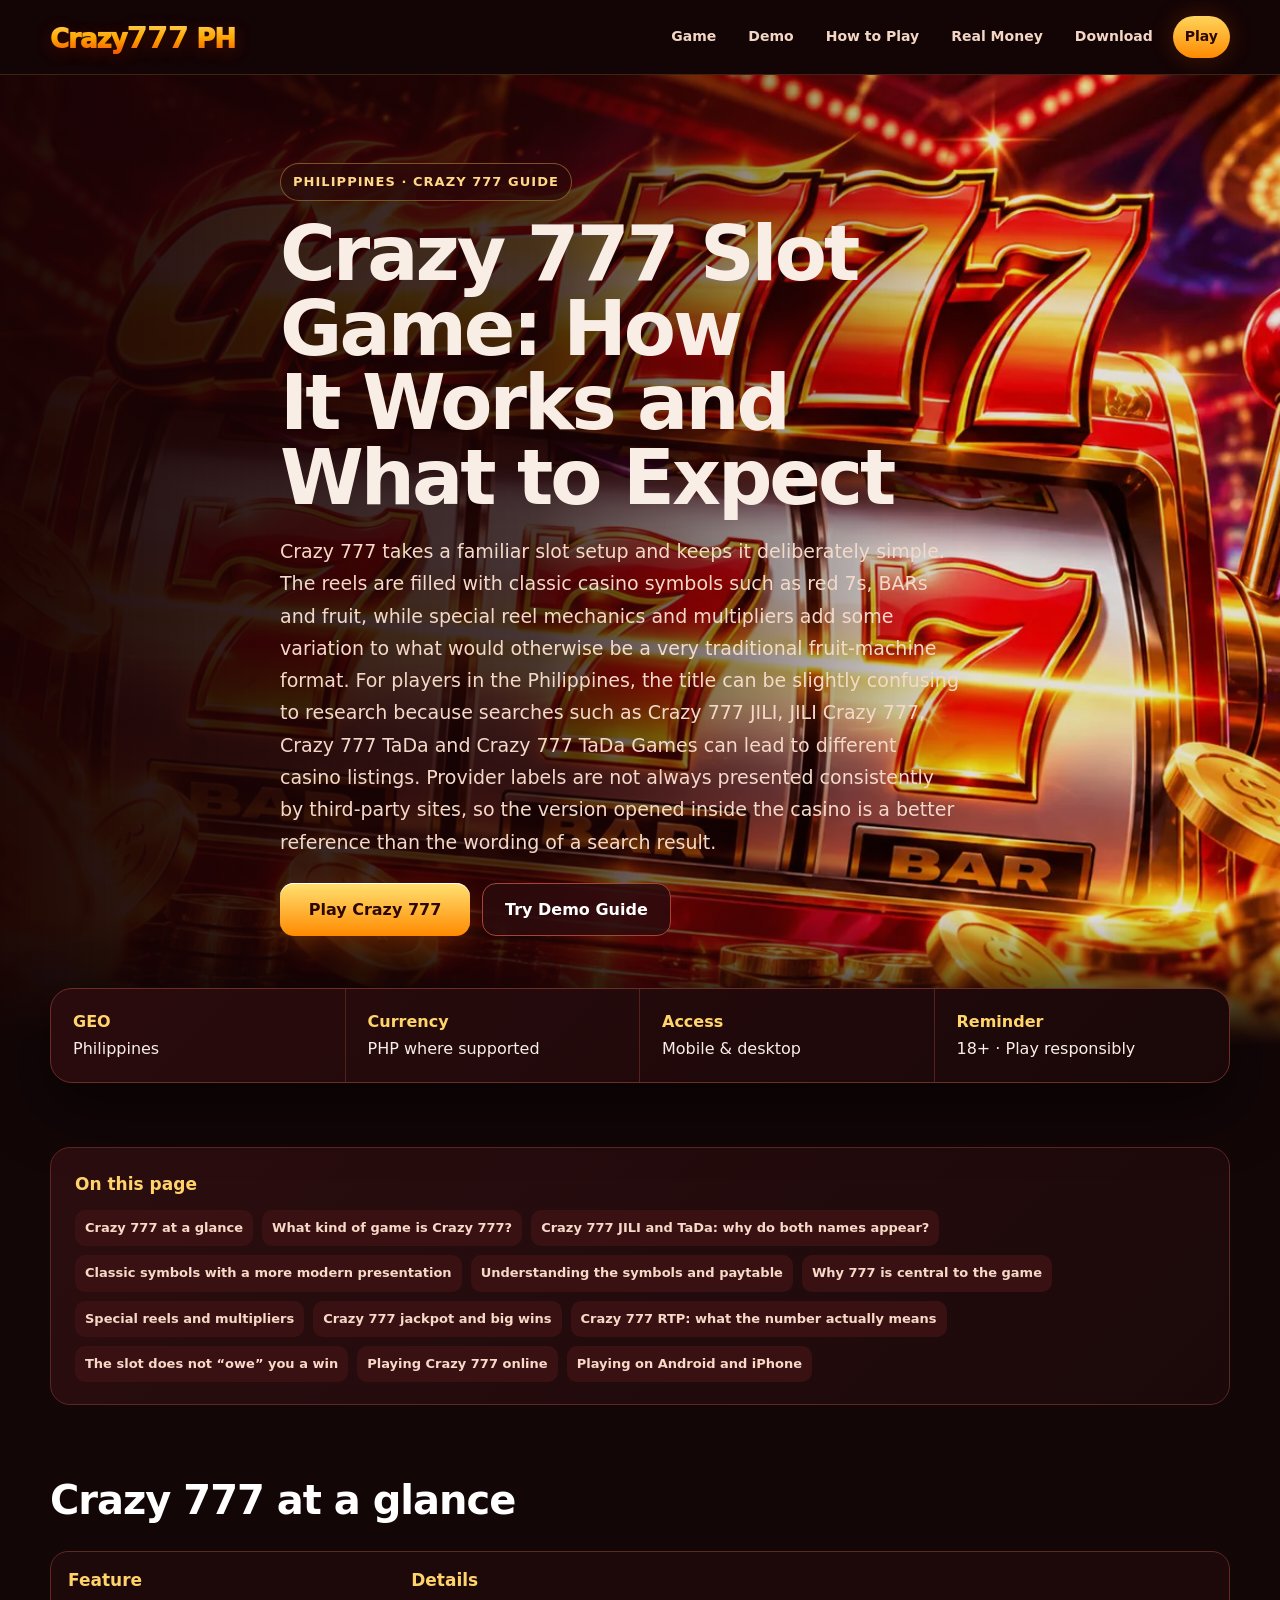
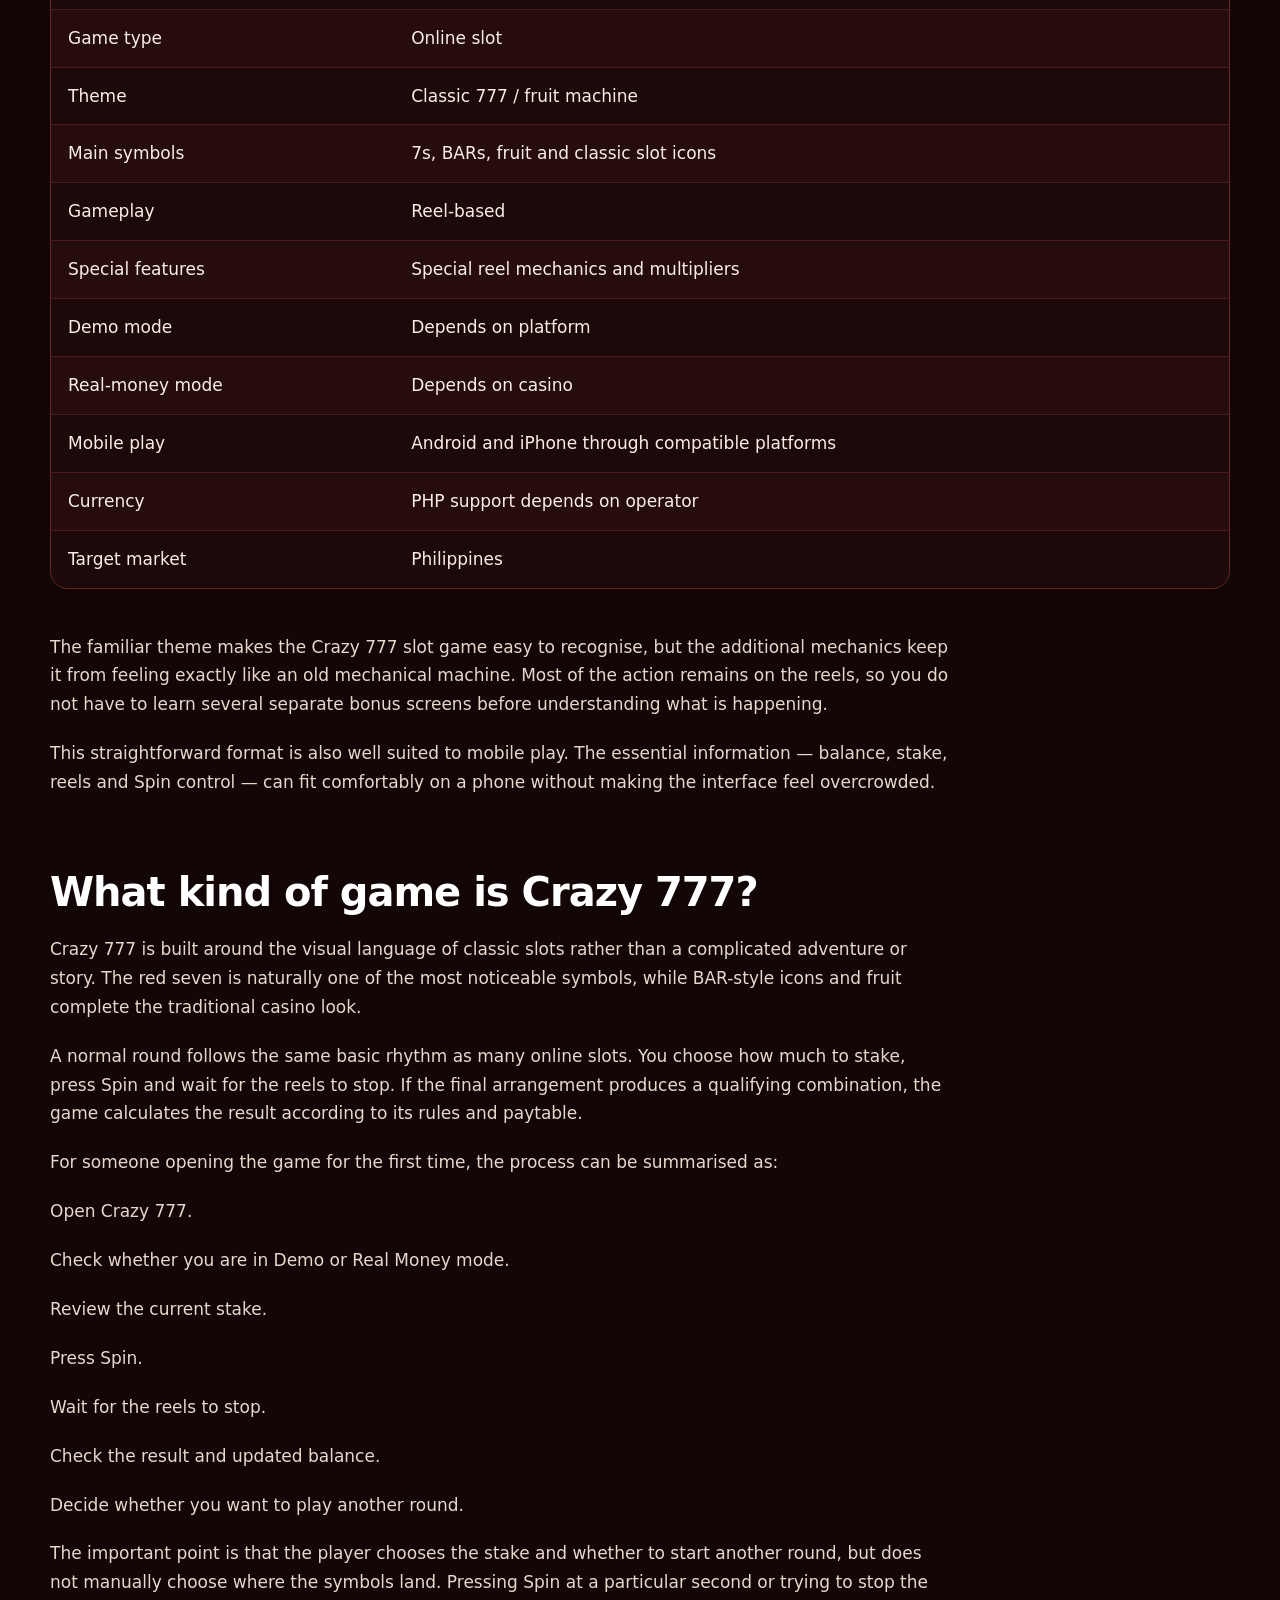
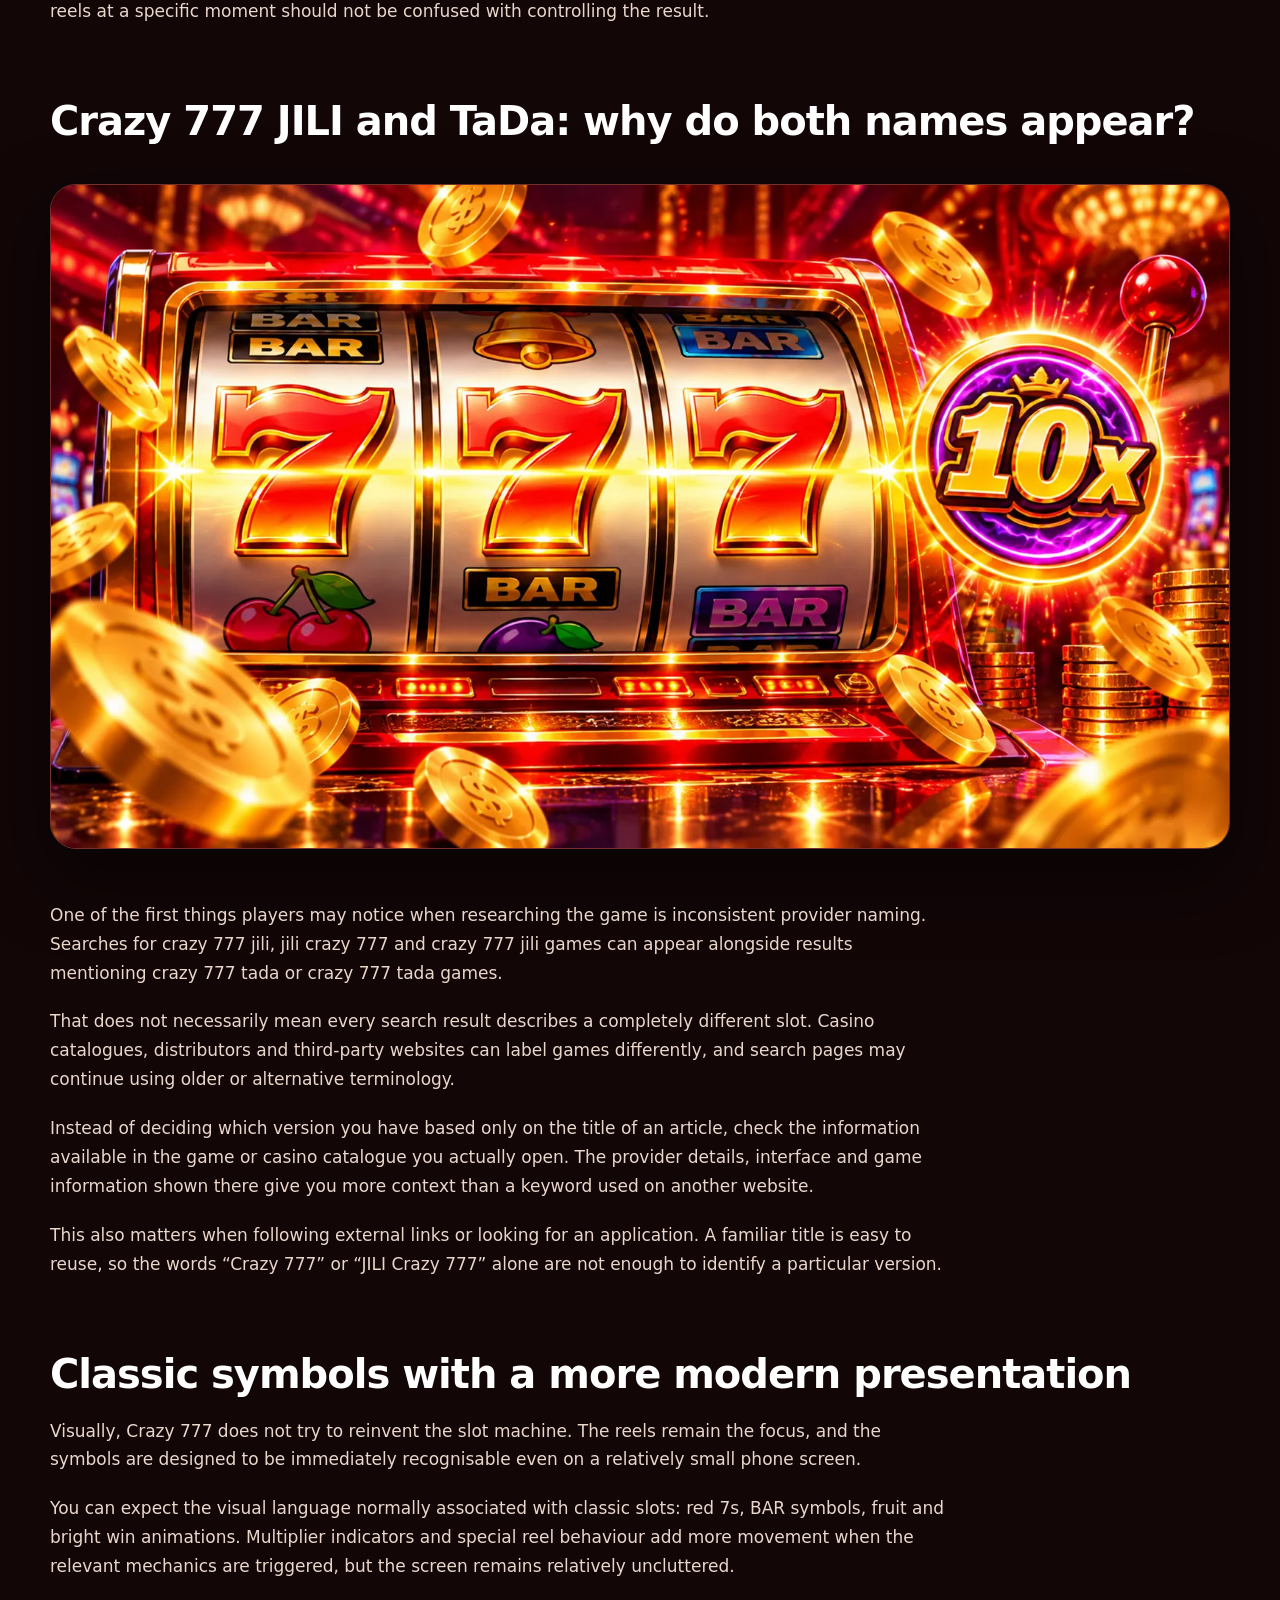
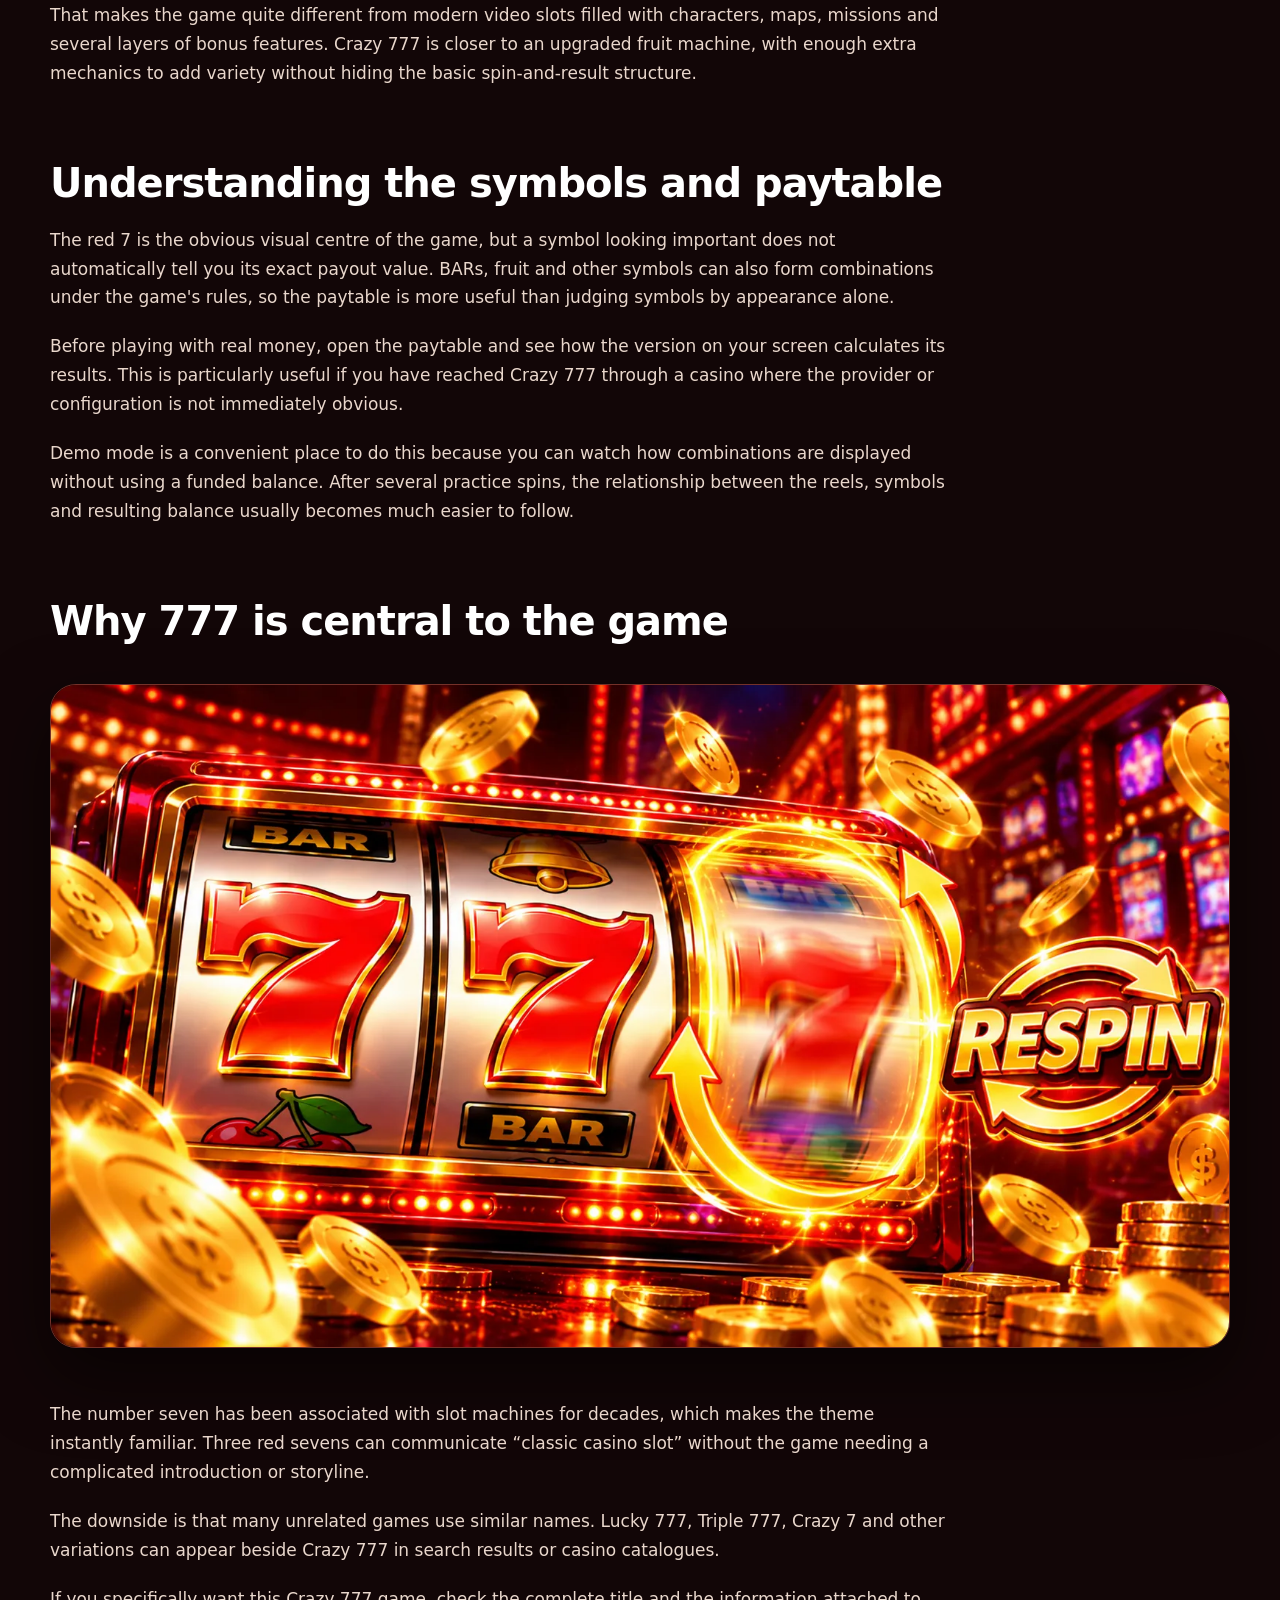
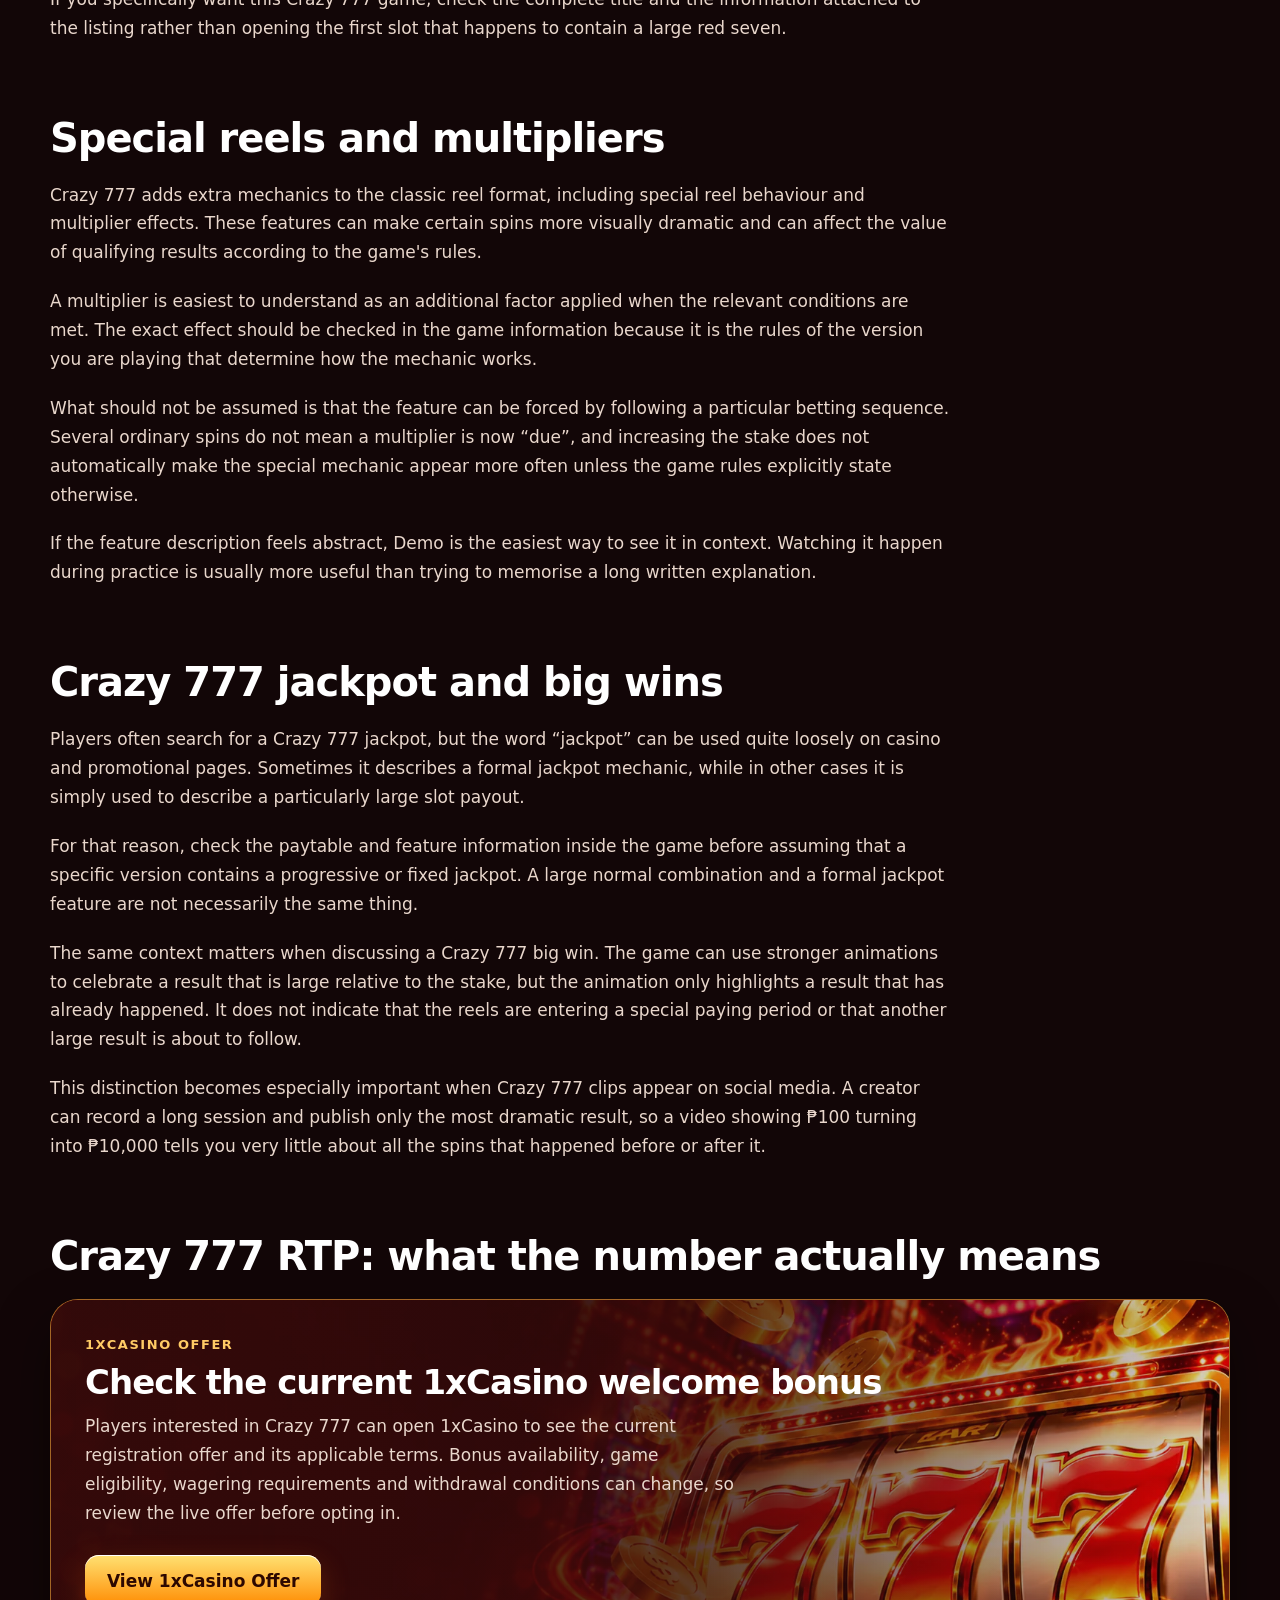
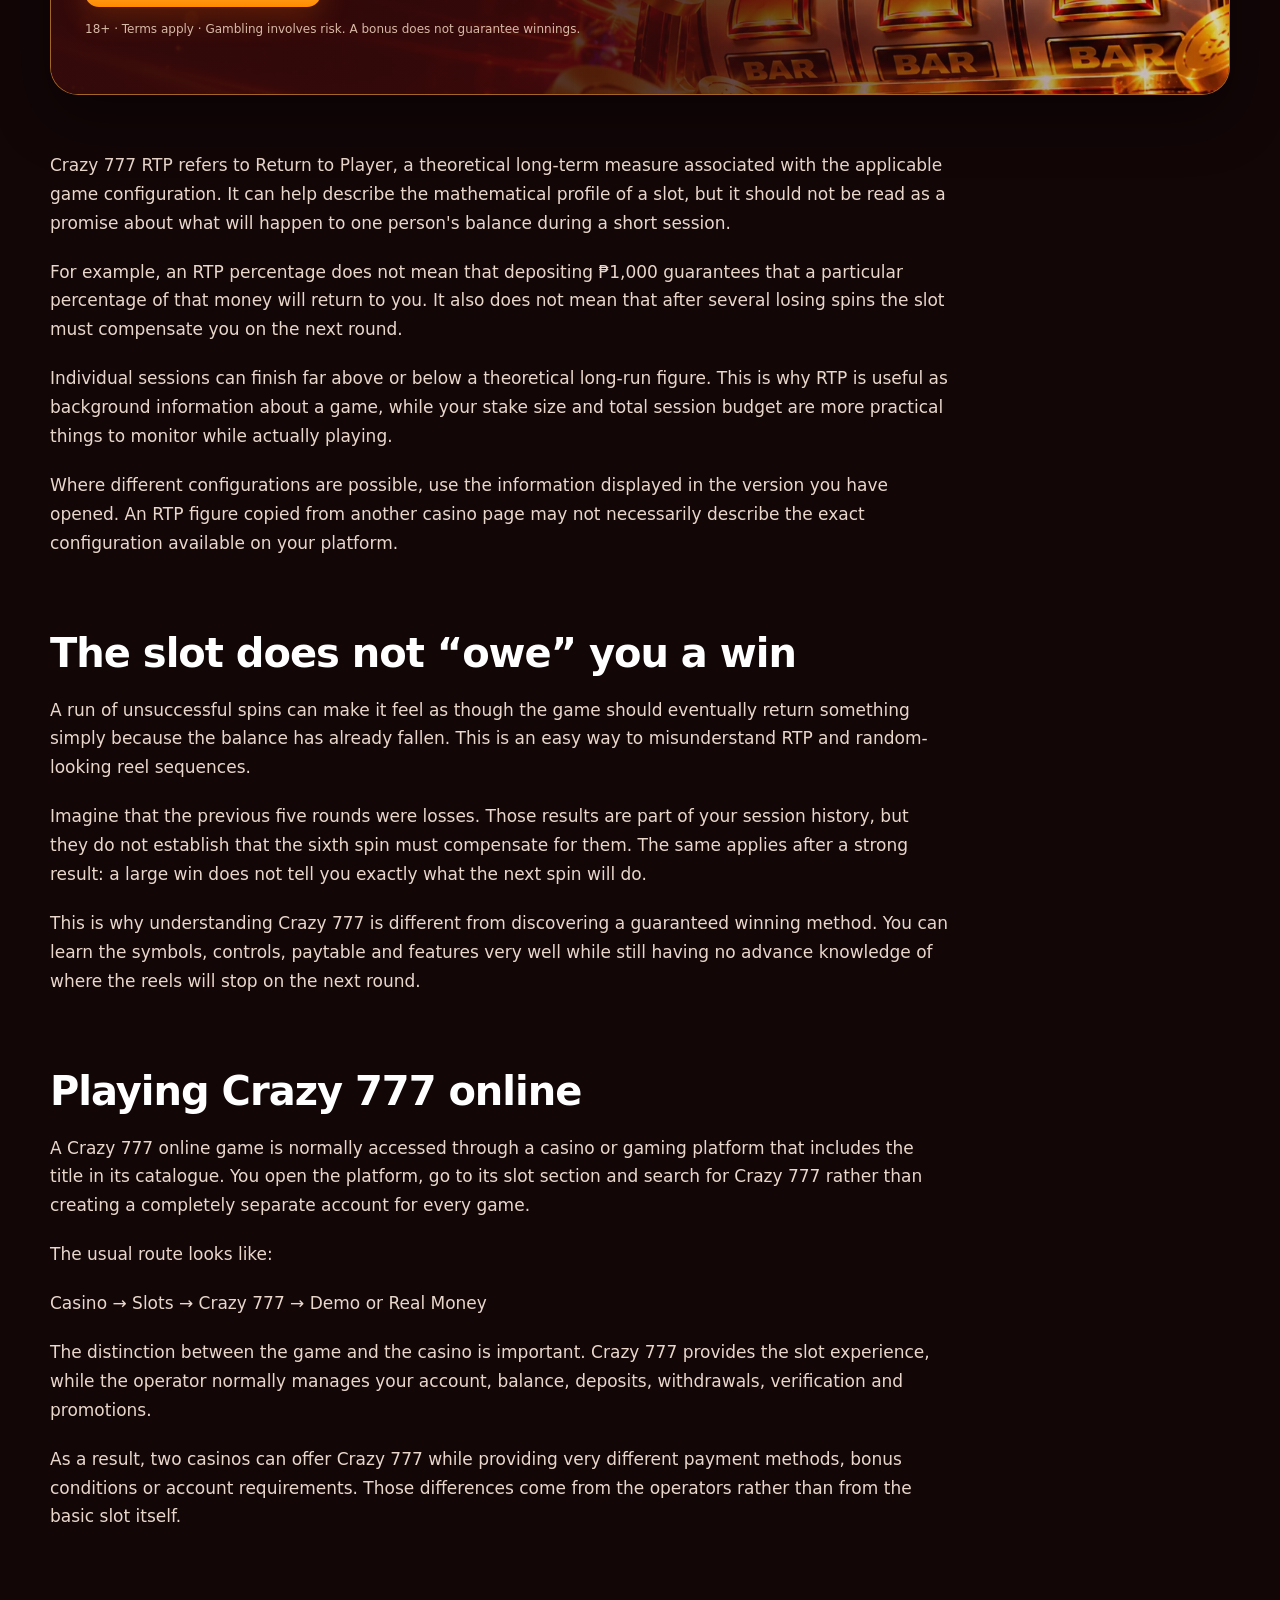
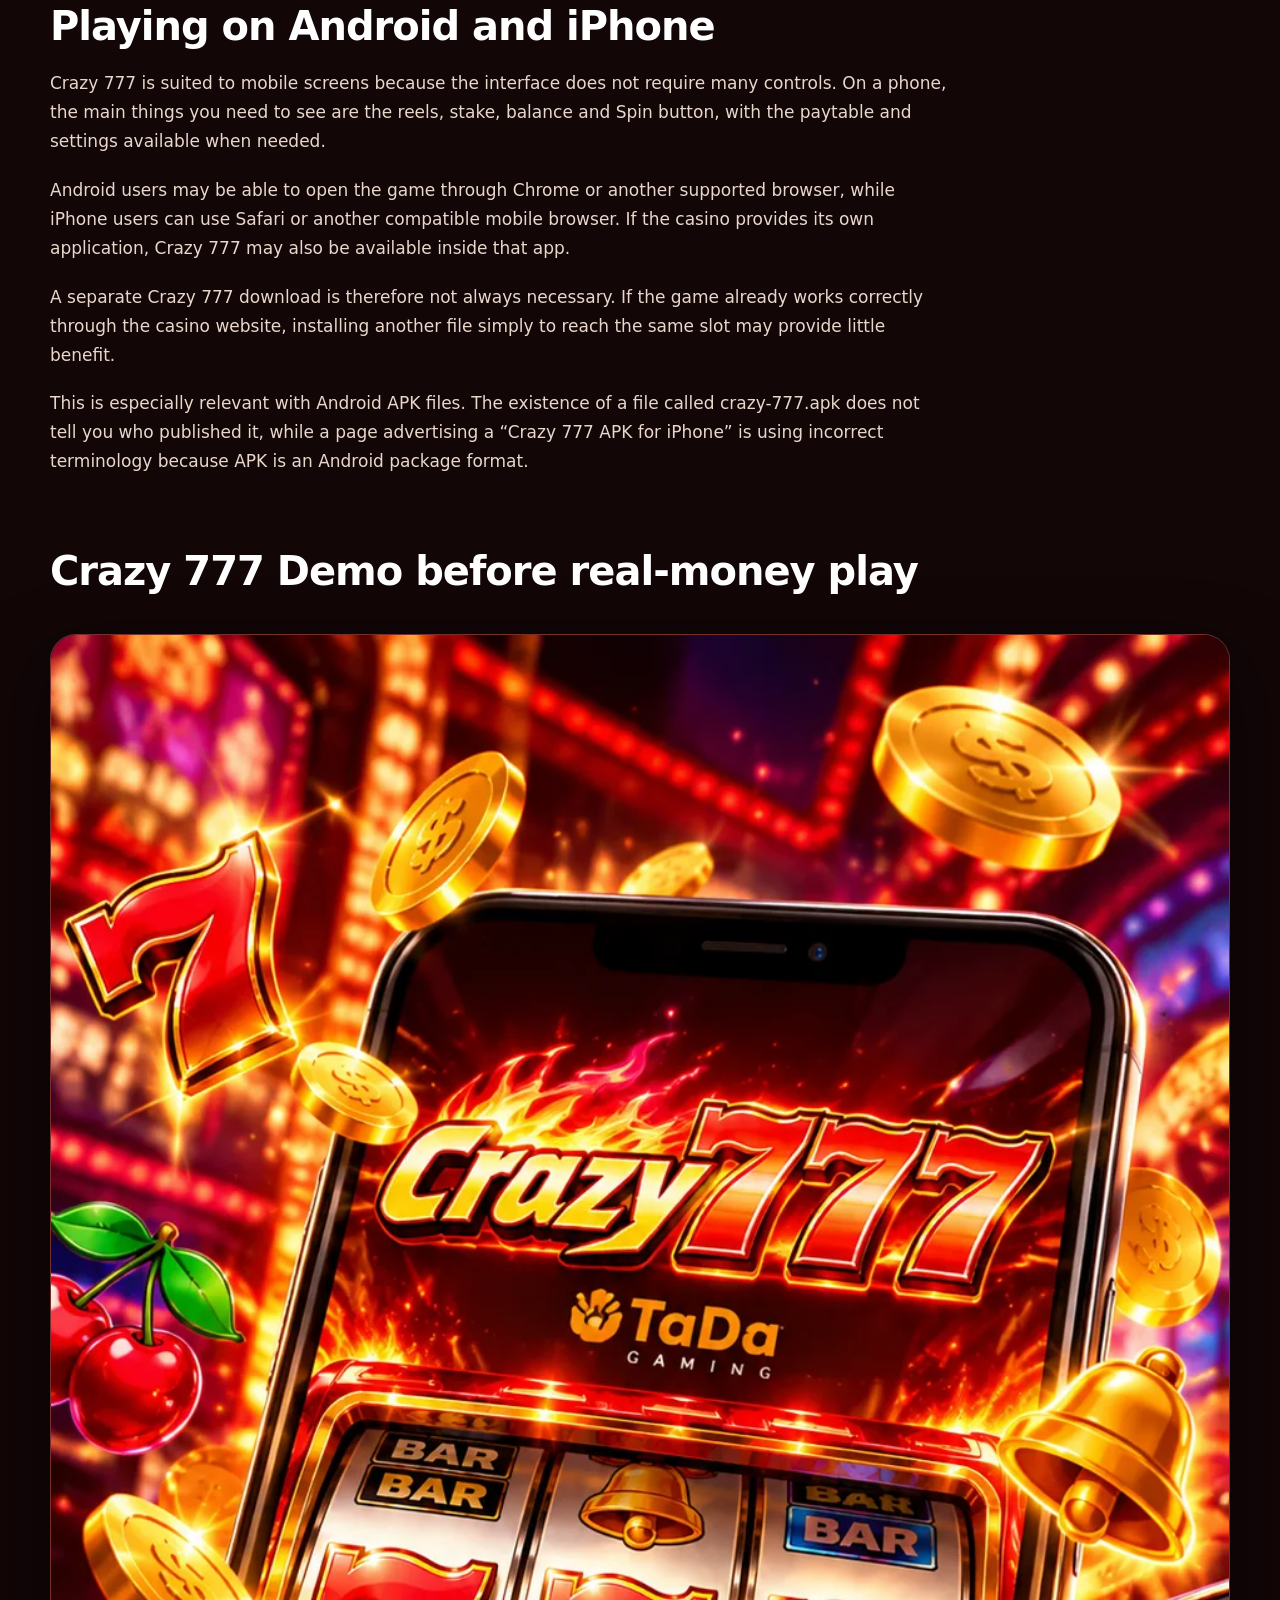
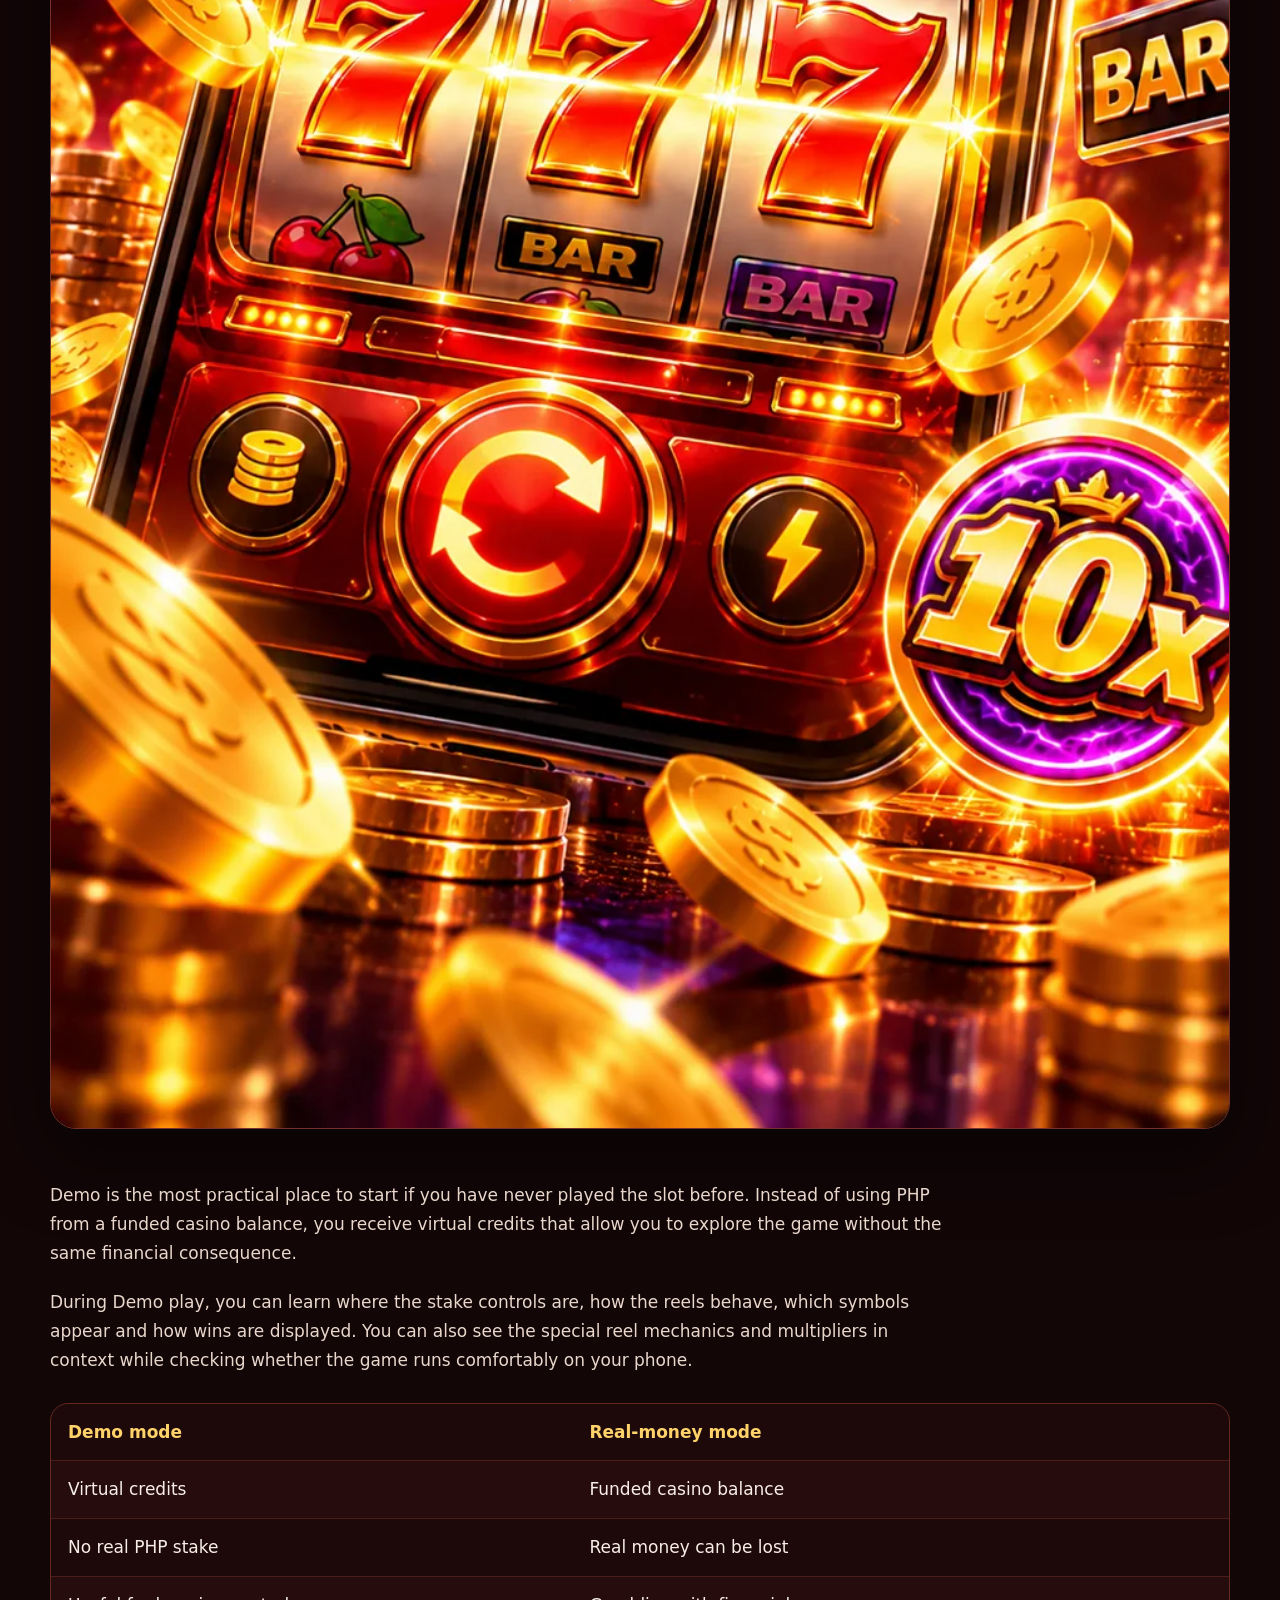
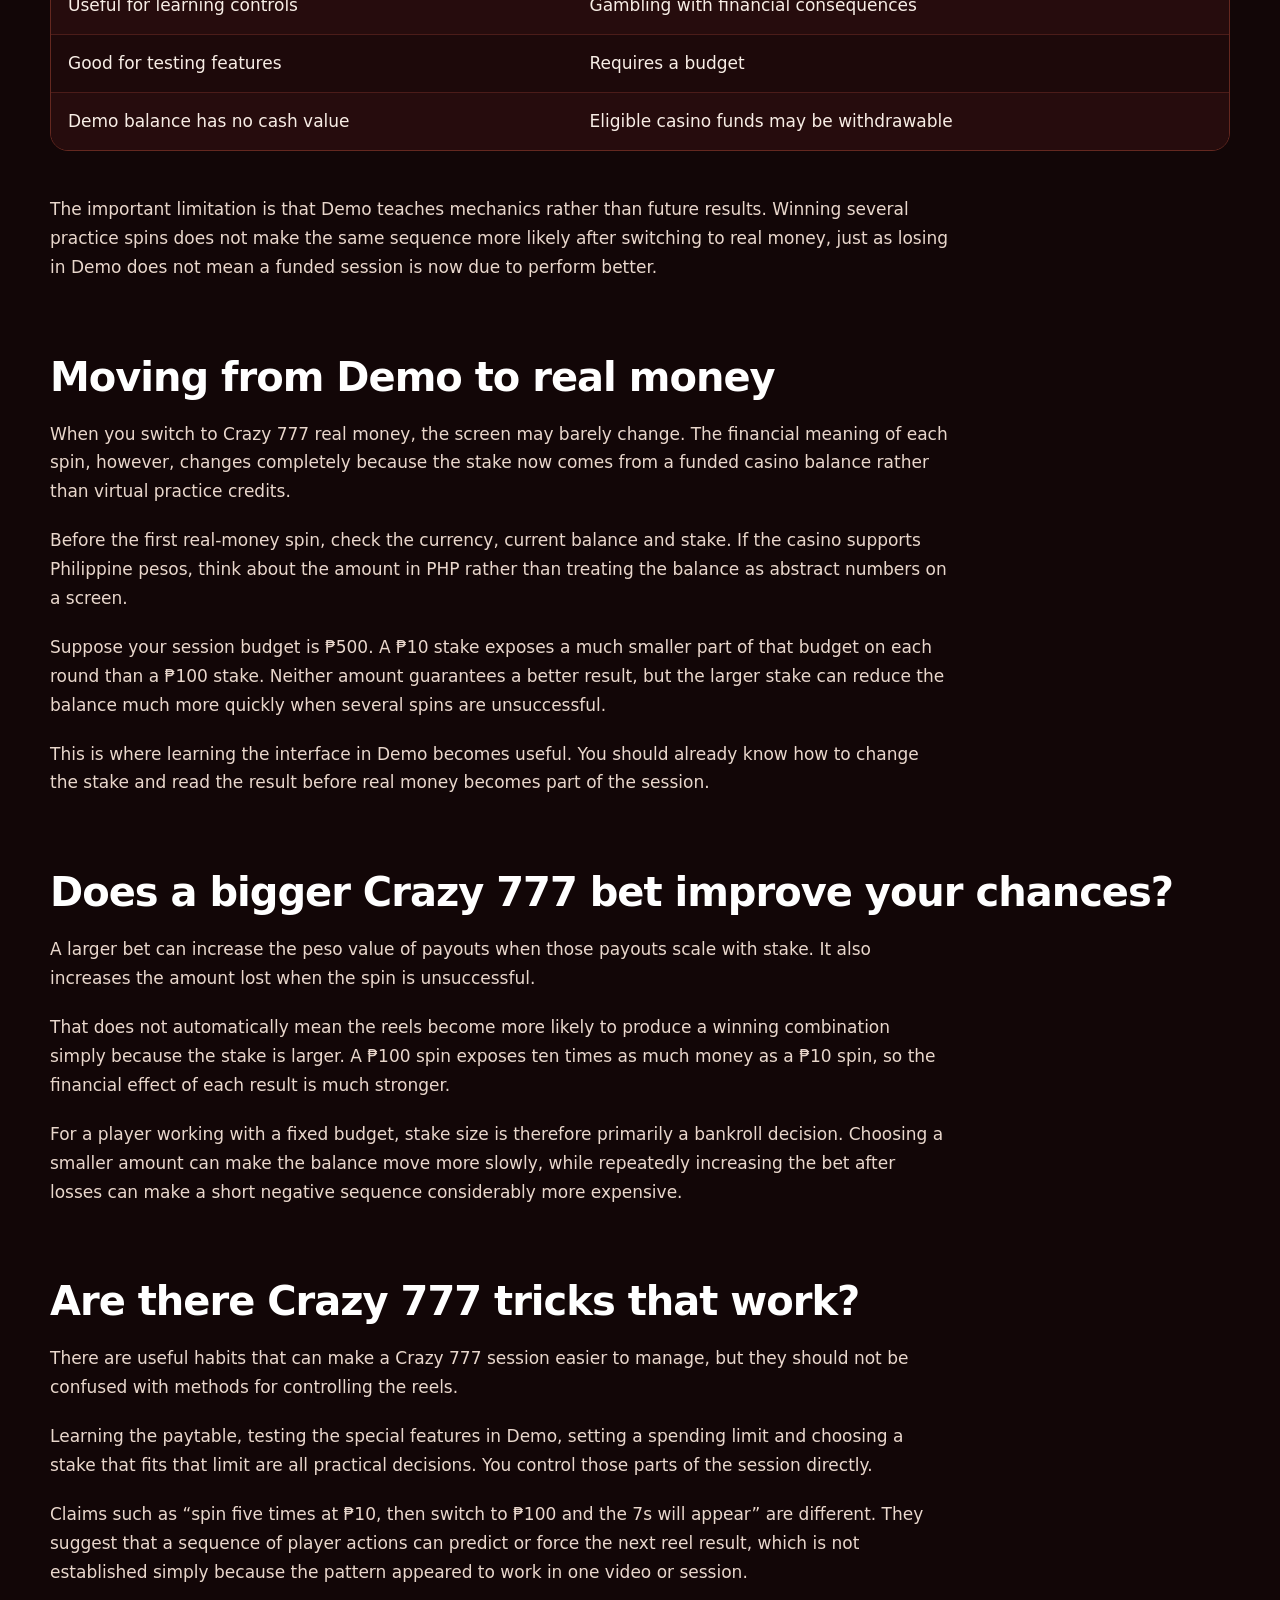
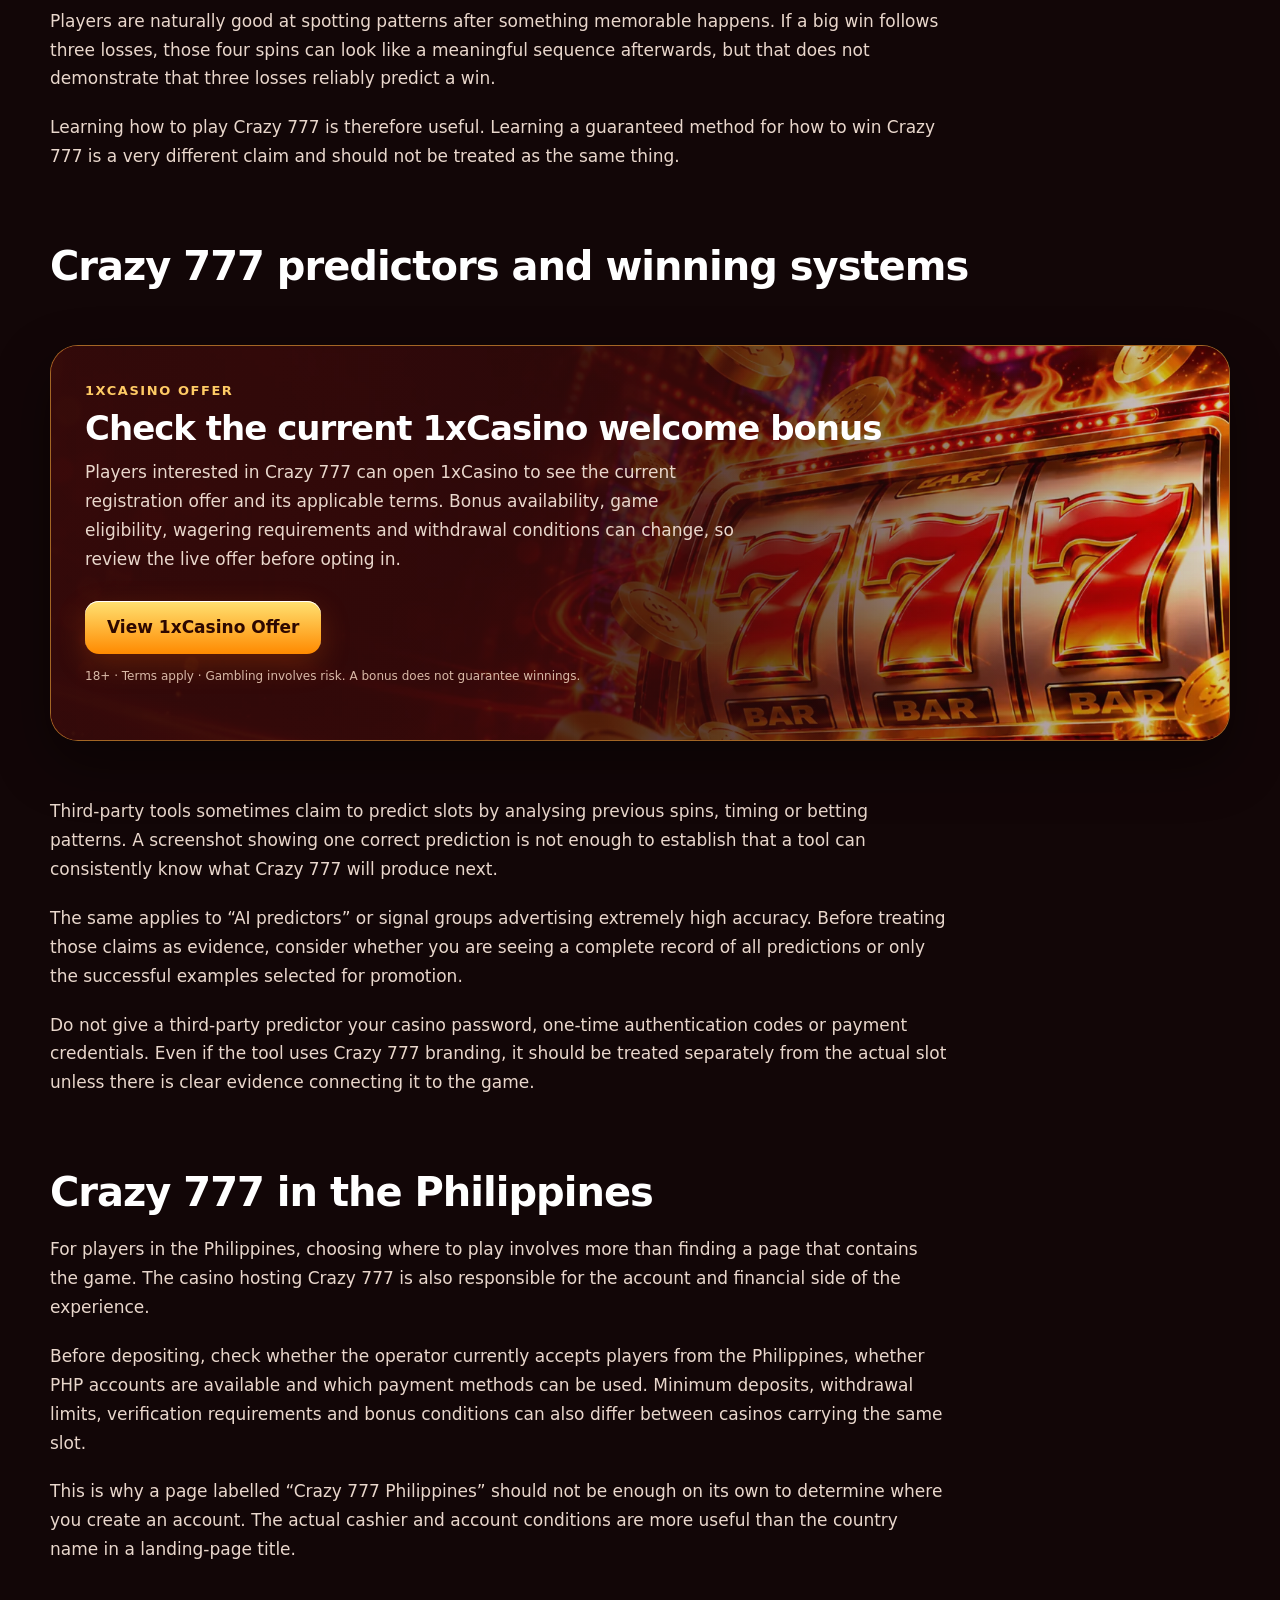
<file: crazy-777/index.html>
<!doctype html><html lang="en-PH"><head><meta charset="utf-8"><meta name="viewport" content="width=device-width,initial-scale=1"><title>Crazy 777 Slot: JILI/TaDa Game Review for Philippines</title><meta name="description" content="Explore Crazy 777 slot in the Philippines. See how the game works, its symbols, features, RTP, multipliers and options for playing Crazy 777 online."><meta name="robots" content="index,follow"><link rel="canonical" href="https://theredlightph.com/crazy-777/"><meta name="google-site-verification" content="9KcBztLnrq-bq9x8eg5gqF-JtW9DkqV1aY1myWnVCpM"><meta property="og:type" content="article"><meta property="og:title" content="Crazy 777 Slot: JILI/TaDa Game Review for Philippines"><meta property="og:description" content="Explore Crazy 777 slot in the Philippines. See how the game works, its symbols, features, RTP, multipliers and options for playing Crazy 777 online."><meta property="og:url" content="https://theredlightph.com/crazy-777/"><meta property="og:image" content="https://theredlightph.com/assets/img/hero.webp"><meta name="twitter:card" content="summary_large_image"><meta name="twitter:title" content="Crazy 777 Slot: JILI/TaDa Game Review for Philippines"><meta name="twitter:description" content="Explore Crazy 777 slot in the Philippines. See how the game works, its symbols, features, RTP, multipliers and options for playing Crazy 777 online."><link rel="icon" href="/favicon.ico"><link rel="stylesheet" href="/assets/css/style.css"><script type="application/ld+json">{"@context": "https://schema.org", "@graph": [{"@type": "WebSite", "name": "Crazy 777 PH", "url": "https://theredlightph.com/"}, {"@type": "Article", "headline": "Crazy 777 Slot Game: How It Works and What to Expect", "description": "Explore Crazy 777 slot in the Philippines. See how the game works, its symbols, features, RTP, multipliers and options for playing Crazy 777 online.", "inLanguage": "en-PH", "mainEntityOfPage": "https://theredlightph.com/crazy-777/"}, {"@type": "FAQPage", "mainEntity": [{"@type": "Question", "name": "What is Crazy 777?", "acceptedAnswer": {"@type": "Answer", "text": "Crazy 777 is an online slot built around classic 777, BAR and fruit-machine imagery. The game combines straightforward reel-based play with additional mechanics such as special reel behaviour and multipliers."}}, {"@type": "Question", "name": "Is Crazy 777 a slot game?", "acceptedAnswer": {"@type": "Answer", "text": "Yes. Crazy 777 slot gameplay centres on choosing a stake, spinning the reels and receiving the result calculated under the game's rules."}}, {"@type": "Question", "name": "Is Crazy 777 JILI?", "acceptedAnswer": {"@type": "Answer", "text": "Searches and casino listings frequently associate the game with terms such as Crazy 777 JILI and JILI Crazy 777, while TaDa-related naming also appears. Check the provider information shown in the actual version you open rather than relying only on search-result wording."}}, {"@type": "Question", "name": "What is JILI Crazy 777?", "acceptedAnswer": {"@type": "Answer", "text": "JILI Crazy 777 is a common search phrase used around Crazy 777 listings. Because third-party catalogue naming can vary, use the information inside the actual game to identify the version available on your platform."}}, {"@type": "Question", "name": "Is Crazy 777 from TaDa Games?", "acceptedAnswer": {"@type": "Answer", "text": "TaDa-related naming also appears around the title. The safest approach is to check the provider details shown by the casino or game rather than assuming every external listing uses the same naming convention."}}, {"@type": "Question", "name": "Can I play Crazy 777 online?", "acceptedAnswer": {"@type": "Answer", "text": "Yes, where a compatible casino or Demo platform carries the game. A separate Crazy 777 account is not normally required because access comes through the casino."}}, {"@type": "Question", "name": "Can I try Crazy 777 for free?", "acceptedAnswer": {"@type": "Answer", "text": "Where Demo is available, you can use virtual credits to learn the controls, symbols and features without staking real PHP. Demo balances do not have cash value."}}, {"@type": "Question", "name": "Does Crazy 777 Demo help me learn the game?", "acceptedAnswer": {"@type": "Answer", "text": "Yes. Demo can teach you how to change the stake, read the reels and understand the features, but it cannot tell you what a future real-money spin will produce."}}, {"@type": "Question", "name": "What is Crazy 777 RTP?", "acceptedAnswer": {"@type": "Answer", "text": "RTP is a theoretical long-run Return to Player measure associated with the applicable game configuration. It should not be treated as a guaranteed return for your individual session."}}, {"@type": "Question", "name": "Does Crazy 777 RTP mean the game eventually owes me money?", "acceptedAnswer": {"@type": "Answer", "text": "No. Several losing spins do not mean the next round must compensate you, and the theoretical RTP percentage is not a personal refund calculation."}}, {"@type": "Question", "name": "Does Crazy 777 have a jackpot?", "acceptedAnswer": {"@type": "Answer", "text": "Check the paytable and feature information in the version you are playing. A large payout and a formal jackpot mechanic are not automatically the same thing."}}, {"@type": "Question", "name": "What is a Crazy 777 big win?", "acceptedAnswer": {"@type": "Answer", "text": "The phrase generally describes a result that is large relative to the stake and may trigger a stronger celebration on screen. It does not predict what the next spin will do."}}, {"@type": "Question", "name": "How do I play Crazy 777?", "acceptedAnswer": {"@type": "Answer", "text": "Open the game, choose Demo or real-money mode, check your stake and press Spin. Once the reels stop, the result is calculated automatically according to the game's rules."}}, {"@type": "Question", "name": "Can I predict Crazy 777?", "acceptedAnswer": {"@type": "Answer", "text": "Previous spins do not provide a reliable way to know exactly which symbols will appear on the next round. Patterns that look obvious afterwards should not automatically be treated as predictive rules."}}, {"@type": "Question", "name": "Are there Crazy 777 tricks?", "acceptedAnswer": {"@type": "Answer", "text": "Useful habits include learning the paytable, testing the game in Demo and setting a budget before playing. A betting pattern or timing trick should not be presented as a guaranteed method for controlling future reel results."}}, {"@type": "Question", "name": "Does a higher bet improve my chance of winning?", "acceptedAnswer": {"@type": "Answer", "text": "A higher stake increases the amount of money exposed and can increase the monetary value of payouts that scale with stake. It should not automatically be treated as making a winning combination more likely."}}, {"@type": "Question", "name": "Can I play Crazy 777 in the Philippines?", "acceptedAnswer": {"@type": "Answer", "text": "Check whether the particular casino offering the game currently accepts players from the Philippines. Account availability depends on the operator."}}, {"@type": "Question", "name": "Can I play Crazy 777 in PHP?", "acceptedAnswer": {"@type": "Answer", "text": "Philippine peso support depends on the casino. Check the available account currencies before depositing."}}, {"@type": "Question", "name": "Can I use GCash for Crazy 777?", "acceptedAnswer": {"@type": "Answer", "text": "If the casino currently supports GCash, you may be able to use it through the operator's cashier. The payment method belongs to the casino account rather than to Crazy 777 itself."}}, {"@type": "Question", "name": "Can I use Maya?", "acceptedAnswer": {"@type": "Answer", "text": "The same principle applies to Maya. Check the casino's current deposit and withdrawal options because availability can differ between operators."}}, {"@type": "Question", "name": "Do I need to download Crazy 777?", "acceptedAnswer": {"@type": "Answer", "text": "Not necessarily. Many online slots can be played directly through a compatible casino website on mobile or desktop."}}, {"@type": "Question", "name": "Can I play Crazy 777 on Android?", "acceptedAnswer": {"@type": "Answer", "text": "Yes, where the operator provides compatible mobile access. Browser play may remove the need to install a separate APK."}}, {"@type": "Question", "name": "Can I play Crazy 777 on iPhone?", "acceptedAnswer": {"@type": "Answer", "text": "Yes, through compatible casino platforms. An Android APK is not required for iPhone browser play."}}, {"@type": "Question", "name": "Is there a Crazy 777 APK?", "acceptedAnswer": {"@type": "Answer", "text": "Third-party APK listings may exist, but the filename alone does not establish who published the application. Check the source before installing any Android file."}}, {"@type": "Question", "name": "Is Crazy 777 a skill game?", "acceptedAnswer": {"@type": "Answer", "text": "The player controls decisions such as stake size, session budget and when to stop, but does not manually choose which symbols land on the reels."}}, {"@type": "Question", "name": "Is Crazy 777 real money?", "acceptedAnswer": {"@type": "Answer", "text": "It can be played with a funded casino balance where the operator offers real-money access. Demo mode uses virtual credits instead."}}, {"@type": "Question", "name": "Where do I log in to Crazy 777?", "acceptedAnswer": {"@type": "Answer", "text": "Log in through the casino where your account was created, then open Crazy 777 from its game catalogue. There is no reason to expect one universal login shared by every operator."}}, {"@type": "Question", "name": "Does Crazy 777 guarantee profit?", "acceptedAnswer": {"@type": "Answer", "text": "No. A real-money slot can produce both winning and losing results and should not be treated as a guaranteed source of income."}}]}]}</script></head><body><header class="site-header"><div class="wrap head"><a class="brand" href="/crazy-777/">Crazy<b>777</b> PH</a><button class="burger" aria-label="Open menu">☰</button><nav class="nav"><a href="/crazy-777/">Game</a><a href="/crazy-777-demo/">Demo</a><a href="/how-to-play-crazy-777/">How to Play</a><a href="/crazy-777-real-money/">Real Money</a><a href="/crazy-777-download/">Download</a><a class="play-top" href="/play/">Play</a></nav></div></header><section class="hero"><div class="wrap hero-in"><span class="eyebrow">Philippines · Crazy 777 Guide</span><h1>Crazy 777 Slot Game: How It Works and What to Expect</h1><p>Crazy 777 takes a familiar slot setup and keeps it deliberately simple. The reels are filled with classic casino symbols such as red 7s, BARs and fruit, while special reel mechanics and multipliers add some variation to what would otherwise be a very traditional fruit-machine format. For players in the Philippines, the title can be slightly confusing to research because searches such as Crazy 777 JILI, JILI Crazy 777, Crazy 777 TaDa and Crazy 777 TaDa Games can lead to different casino listings. Provider labels are not always presented consistently by third-party sites, so the version opened inside the casino is a better reference than the wording of a search result.</p><div class="hero-actions"><a class="btn btn-main" href="/play/" rel="nofollow sponsored">Play Crazy 777</a><a class="btn btn-ghost" href="/crazy-777-demo/">Try Demo Guide</a></div></div></section><div class="trustbar"><div class="wrap trustgrid"><div><b>GEO</b>Philippines</div><div><b>Currency</b>PHP where supported</div><div><b>Access</b>Mobile & desktop</div><div><b>Reminder</b>18+ · Play responsibly</div></div></div><main class="main"><article class="wrap content"><aside class="toc"><strong>On this page</strong><div class="toc-links"><a href="#crazy-777-at-a-glance">Crazy 777 at a glance</a><a href="#what-kind-of-game-is-crazy-777">What kind of game is Crazy 777?</a><a href="#crazy-777-jili-and-tada-why-do-both-names-appear">Crazy 777 JILI and TaDa: why do both names appear?</a><a href="#classic-symbols-with-a-more-modern-presentation">Classic symbols with a more modern presentation</a><a href="#understanding-the-symbols-and-paytable">Understanding the symbols and paytable</a><a href="#why-777-is-central-to-the-game">Why 777 is central to the game</a><a href="#special-reels-and-multipliers">Special reels and multipliers</a><a href="#crazy-777-jackpot-and-big-wins">Crazy 777 jackpot and big wins</a><a href="#crazy-777-rtp-what-the-number-actually-means">Crazy 777 RTP: what the number actually means</a><a href="#the-slot-does-not-owe-you-a-win">The slot does not “owe” you a win</a><a href="#playing-crazy-777-online">Playing Crazy 777 online</a><a href="#playing-on-android-and-iphone">Playing on Android and iPhone</a></div></aside><h2 id="crazy-777-at-a-glance">Crazy 777 at a glance</h2><div class="table-wrap"><table><tr><th>Feature</th><th>Details</th></tr><tr><td>Game type</td><td>Online slot</td></tr><tr><td>Theme</td><td>Classic 777 / fruit machine</td></tr><tr><td>Main symbols</td><td>7s, BARs, fruit and classic slot icons</td></tr><tr><td>Gameplay</td><td>Reel-based</td></tr><tr><td>Special features</td><td>Special reel mechanics and multipliers</td></tr><tr><td>Demo mode</td><td>Depends on platform</td></tr><tr><td>Real-money mode</td><td>Depends on casino</td></tr><tr><td>Mobile play</td><td>Android and iPhone through compatible platforms</td></tr><tr><td>Currency</td><td>PHP support depends on operator</td></tr><tr><td>Target market</td><td>Philippines</td></tr></table></div><p>The familiar theme makes the Crazy 777 slot game easy to recognise, but the additional mechanics keep it from feeling exactly like an old mechanical machine. Most of the action remains on the reels, so you do not have to learn several separate bonus screens before understanding what is happening.</p><p>This straightforward format is also well suited to mobile play. The essential information — balance, stake, reels and Spin control — can fit comfortably on a phone without making the interface feel overcrowded.</p><h2 id="what-kind-of-game-is-crazy-777">What kind of game is Crazy 777?</h2><p>Crazy 777 is built around the visual language of classic slots rather than a complicated adventure or story. The red seven is naturally one of the most noticeable symbols, while BAR-style icons and fruit complete the traditional casino look.</p><p>A normal round follows the same basic rhythm as many online slots. You choose how much to stake, press Spin and wait for the reels to stop. If the final arrangement produces a qualifying combination, the game calculates the result according to its rules and paytable.</p><p>For someone opening the game for the first time, the process can be summarised as:</p><p>Open Crazy 777.</p><p>Check whether you are in Demo or Real Money mode.</p><p>Review the current stake.</p><p>Press Spin.</p><p>Wait for the reels to stop.</p><p>Check the result and updated balance.</p><p>Decide whether you want to play another round.</p><p>The important point is that the player chooses the stake and whether to start another round, but does not manually choose where the symbols land. Pressing Spin at a particular second or trying to stop the reels at a specific moment should not be confused with controlling the result.</p><h2 id="crazy-777-jili-and-tada-why-do-both-names-appear">Crazy 777 JILI and TaDa: why do both names appear?</h2><figure class="visual"><img src="/assets/img/gameplay.webp" alt="Crazy 777 slot gameplay with classic red 7 symbols" loading="lazy"></figure><p>One of the first things players may notice when researching the game is inconsistent provider naming. Searches for crazy 777 jili, jili crazy 777 and crazy 777 jili games can appear alongside results mentioning crazy 777 tada or crazy 777 tada games.</p><p>That does not necessarily mean every search result describes a completely different slot. Casino catalogues, distributors and third-party websites can label games differently, and search pages may continue using older or alternative terminology.</p><p>Instead of deciding which version you have based only on the title of an article, check the information available in the game or casino catalogue you actually open. The provider details, interface and game information shown there give you more context than a keyword used on another website.</p><p>This also matters when following external links or looking for an application. A familiar title is easy to reuse, so the words “Crazy 777” or “JILI Crazy 777” alone are not enough to identify a particular version.</p><h2 id="classic-symbols-with-a-more-modern-presentation">Classic symbols with a more modern presentation</h2><p>Visually, Crazy 777 does not try to reinvent the slot machine. The reels remain the focus, and the symbols are designed to be immediately recognisable even on a relatively small phone screen.</p><p>You can expect the visual language normally associated with classic slots: red 7s, BAR symbols, fruit and bright win animations. Multiplier indicators and special reel behaviour add more movement when the relevant mechanics are triggered, but the screen remains relatively uncluttered.</p><p>That makes the game quite different from modern video slots filled with characters, maps, missions and several layers of bonus features. Crazy 777 is closer to an upgraded fruit machine, with enough extra mechanics to add variety without hiding the basic spin-and-result structure.</p><h2 id="understanding-the-symbols-and-paytable">Understanding the symbols and paytable</h2><p>The red 7 is the obvious visual centre of the game, but a symbol looking important does not automatically tell you its exact payout value. BARs, fruit and other symbols can also form combinations under the game&#x27;s rules, so the paytable is more useful than judging symbols by appearance alone.</p><p>Before playing with real money, open the paytable and see how the version on your screen calculates its results. This is particularly useful if you have reached Crazy 777 through a casino where the provider or configuration is not immediately obvious.</p><p>Demo mode is a convenient place to do this because you can watch how combinations are displayed without using a funded balance. After several practice spins, the relationship between the reels, symbols and resulting balance usually becomes much easier to follow.</p><h2 id="why-777-is-central-to-the-game">Why 777 is central to the game</h2><figure class="visual"><img src="/assets/img/respin.webp" alt="Crazy 777 special reel and respin feature" loading="lazy"></figure><p>The number seven has been associated with slot machines for decades, which makes the theme instantly familiar. Three red sevens can communicate “classic casino slot” without the game needing a complicated introduction or storyline.</p><p>The downside is that many unrelated games use similar names. Lucky 777, Triple 777, Crazy 7 and other variations can appear beside Crazy 777 in search results or casino catalogues.</p><p>If you specifically want this Crazy 777 game, check the complete title and the information attached to the listing rather than opening the first slot that happens to contain a large red seven.</p><h2 id="special-reels-and-multipliers">Special reels and multipliers</h2><p>Crazy 777 adds extra mechanics to the classic reel format, including special reel behaviour and multiplier effects. These features can make certain spins more visually dramatic and can affect the value of qualifying results according to the game&#x27;s rules.</p><p>A multiplier is easiest to understand as an additional factor applied when the relevant conditions are met. The exact effect should be checked in the game information because it is the rules of the version you are playing that determine how the mechanic works.</p><p>What should not be assumed is that the feature can be forced by following a particular betting sequence. Several ordinary spins do not mean a multiplier is now “due”, and increasing the stake does not automatically make the special mechanic appear more often unless the game rules explicitly state otherwise.</p><p>If the feature description feels abstract, Demo is the easiest way to see it in context. Watching it happen during practice is usually more useful than trying to memorise a long written explanation.</p><h2 id="crazy-777-jackpot-and-big-wins">Crazy 777 jackpot and big wins</h2><p>Players often search for a Crazy 777 jackpot, but the word “jackpot” can be used quite loosely on casino and promotional pages. Sometimes it describes a formal jackpot mechanic, while in other cases it is simply used to describe a particularly large slot payout.</p><p>For that reason, check the paytable and feature information inside the game before assuming that a specific version contains a progressive or fixed jackpot. A large normal combination and a formal jackpot feature are not necessarily the same thing.</p><p>The same context matters when discussing a Crazy 777 big win. The game can use stronger animations to celebrate a result that is large relative to the stake, but the animation only highlights a result that has already happened. It does not indicate that the reels are entering a special paying period or that another large result is about to follow.</p><p>This distinction becomes especially important when Crazy 777 clips appear on social media. A creator can record a long session and publish only the most dramatic result, so a video showing ₱100 turning into ₱10,000 tells you very little about all the spins that happened before or after it.</p><h2 id="crazy-777-rtp-what-the-number-actually-means">Crazy 777 RTP: what the number actually means</h2><section class="bonus"><div class="bonus-kicker">1xCasino offer</div><h2>Check the current 1xCasino welcome bonus</h2><p>Players interested in Crazy 777 can open 1xCasino to see the current registration offer and its applicable terms. Bonus availability, game eligibility, wagering requirements and withdrawal conditions can change, so review the live offer before opting in.</p><a class="btn btn-main" href="/play/" rel="nofollow sponsored">View 1xCasino Offer</a><p class="bonus-note">18+ · Terms apply · Gambling involves risk. A bonus does not guarantee winnings.</p></section><p>Crazy 777 RTP refers to Return to Player, a theoretical long-term measure associated with the applicable game configuration. It can help describe the mathematical profile of a slot, but it should not be read as a promise about what will happen to one person&#x27;s balance during a short session.</p><p>For example, an RTP percentage does not mean that depositing ₱1,000 guarantees that a particular percentage of that money will return to you. It also does not mean that after several losing spins the slot must compensate you on the next round.</p><p>Individual sessions can finish far above or below a theoretical long-run figure. This is why RTP is useful as background information about a game, while your stake size and total session budget are more practical things to monitor while actually playing.</p><p>Where different configurations are possible, use the information displayed in the version you have opened. An RTP figure copied from another casino page may not necessarily describe the exact configuration available on your platform.</p><h2 id="the-slot-does-not-owe-you-a-win">The slot does not “owe” you a win</h2><p>A run of unsuccessful spins can make it feel as though the game should eventually return something simply because the balance has already fallen. This is an easy way to misunderstand RTP and random-looking reel sequences.</p><p>Imagine that the previous five rounds were losses. Those results are part of your session history, but they do not establish that the sixth spin must compensate for them. The same applies after a strong result: a large win does not tell you exactly what the next spin will do.</p><p>This is why understanding Crazy 777 is different from discovering a guaranteed winning method. You can learn the symbols, controls, paytable and features very well while still having no advance knowledge of where the reels will stop on the next round.</p><h2 id="playing-crazy-777-online">Playing Crazy 777 online</h2><p>A Crazy 777 online game is normally accessed through a casino or gaming platform that includes the title in its catalogue. You open the platform, go to its slot section and search for Crazy 777 rather than creating a completely separate account for every game.</p><p>The usual route looks like:</p><p>Casino → Slots → Crazy 777 → Demo or Real Money</p><p>The distinction between the game and the casino is important. Crazy 777 provides the slot experience, while the operator normally manages your account, balance, deposits, withdrawals, verification and promotions.</p><p>As a result, two casinos can offer Crazy 777 while providing very different payment methods, bonus conditions or account requirements. Those differences come from the operators rather than from the basic slot itself.</p><h2 id="playing-on-android-and-iphone">Playing on Android and iPhone</h2><p>Crazy 777 is suited to mobile screens because the interface does not require many controls. On a phone, the main things you need to see are the reels, stake, balance and Spin button, with the paytable and settings available when needed.</p><p>Android users may be able to open the game through Chrome or another supported browser, while iPhone users can use Safari or another compatible mobile browser. If the casino provides its own application, Crazy 777 may also be available inside that app.</p><p>A separate Crazy 777 download is therefore not always necessary. If the game already works correctly through the casino website, installing another file simply to reach the same slot may provide little benefit.</p><p>This is especially relevant with Android APK files. The existence of a file called crazy-777.apk does not tell you who published it, while a page advertising a “Crazy 777 APK for iPhone” is using incorrect terminology because APK is an Android package format.</p><h2 id="crazy-777-demo-before-real-money-play">Crazy 777 Demo before real-money play</h2><figure class="visual"><img src="/assets/img/mobile.webp" alt="Crazy 777 mobile gameplay on a smartphone" loading="lazy"></figure><p>Demo is the most practical place to start if you have never played the slot before. Instead of using PHP from a funded casino balance, you receive virtual credits that allow you to explore the game without the same financial consequence.</p><p>During Demo play, you can learn where the stake controls are, how the reels behave, which symbols appear and how wins are displayed. You can also see the special reel mechanics and multipliers in context while checking whether the game runs comfortably on your phone.</p><div class="table-wrap"><table><tr><th>Demo mode</th><th>Real-money mode</th></tr><tr><td>Virtual credits</td><td>Funded casino balance</td></tr><tr><td>No real PHP stake</td><td>Real money can be lost</td></tr><tr><td>Useful for learning controls</td><td>Gambling with financial consequences</td></tr><tr><td>Good for testing features</td><td>Requires a budget</td></tr><tr><td>Demo balance has no cash value</td><td>Eligible casino funds may be withdrawable</td></tr></table></div><p>The important limitation is that Demo teaches mechanics rather than future results. Winning several practice spins does not make the same sequence more likely after switching to real money, just as losing in Demo does not mean a funded session is now due to perform better.</p><h2 id="moving-from-demo-to-real-money">Moving from Demo to real money</h2><p>When you switch to Crazy 777 real money, the screen may barely change. The financial meaning of each spin, however, changes completely because the stake now comes from a funded casino balance rather than virtual practice credits.</p><p>Before the first real-money spin, check the currency, current balance and stake. If the casino supports Philippine pesos, think about the amount in PHP rather than treating the balance as abstract numbers on a screen.</p><p>Suppose your session budget is ₱500. A ₱10 stake exposes a much smaller part of that budget on each round than a ₱100 stake. Neither amount guarantees a better result, but the larger stake can reduce the balance much more quickly when several spins are unsuccessful.</p><p>This is where learning the interface in Demo becomes useful. You should already know how to change the stake and read the result before real money becomes part of the session.</p><h2 id="does-a-bigger-crazy-777-bet-improve-your-chances">Does a bigger Crazy 777 bet improve your chances?</h2><p>A larger bet can increase the peso value of payouts when those payouts scale with stake. It also increases the amount lost when the spin is unsuccessful.</p><p>That does not automatically mean the reels become more likely to produce a winning combination simply because the stake is larger. A ₱100 spin exposes ten times as much money as a ₱10 spin, so the financial effect of each result is much stronger.</p><p>For a player working with a fixed budget, stake size is therefore primarily a bankroll decision. Choosing a smaller amount can make the balance move more slowly, while repeatedly increasing the bet after losses can make a short negative sequence considerably more expensive.</p><h2 id="are-there-crazy-777-tricks-that-work">Are there Crazy 777 tricks that work?</h2><p>There are useful habits that can make a Crazy 777 session easier to manage, but they should not be confused with methods for controlling the reels.</p><p>Learning the paytable, testing the special features in Demo, setting a spending limit and choosing a stake that fits that limit are all practical decisions. You control those parts of the session directly.</p><p>Claims such as “spin five times at ₱10, then switch to ₱100 and the 7s will appear” are different. They suggest that a sequence of player actions can predict or force the next reel result, which is not established simply because the pattern appeared to work in one video or session.</p><p>Players are naturally good at spotting patterns after something memorable happens. If a big win follows three losses, those four spins can look like a meaningful sequence afterwards, but that does not demonstrate that three losses reliably predict a win.</p><p>Learning how to play Crazy 777 is therefore useful. Learning a guaranteed method for how to win Crazy 777 is a very different claim and should not be treated as the same thing.</p><h2 id="crazy-777-predictors-and-winning-systems">Crazy 777 predictors and winning systems</h2><section class="bonus"><div class="bonus-kicker">1xCasino offer</div><h2>Check the current 1xCasino welcome bonus</h2><p>Players interested in Crazy 777 can open 1xCasino to see the current registration offer and its applicable terms. Bonus availability, game eligibility, wagering requirements and withdrawal conditions can change, so review the live offer before opting in.</p><a class="btn btn-main" href="/play/" rel="nofollow sponsored">View 1xCasino Offer</a><p class="bonus-note">18+ · Terms apply · Gambling involves risk. A bonus does not guarantee winnings.</p></section><p>Third-party tools sometimes claim to predict slots by analysing previous spins, timing or betting patterns. A screenshot showing one correct prediction is not enough to establish that a tool can consistently know what Crazy 777 will produce next.</p><p>The same applies to “AI predictors” or signal groups advertising extremely high accuracy. Before treating those claims as evidence, consider whether you are seeing a complete record of all predictions or only the successful examples selected for promotion.</p><p>Do not give a third-party predictor your casino password, one-time authentication codes or payment credentials. Even if the tool uses Crazy 777 branding, it should be treated separately from the actual slot unless there is clear evidence connecting it to the game.</p><h2 id="crazy-777-in-the-philippines">Crazy 777 in the Philippines</h2><p>For players in the Philippines, choosing where to play involves more than finding a page that contains the game. The casino hosting Crazy 777 is also responsible for the account and financial side of the experience.</p><p>Before depositing, check whether the operator currently accepts players from the Philippines, whether PHP accounts are available and which payment methods can be used. Minimum deposits, withdrawal limits, verification requirements and bonus conditions can also differ between casinos carrying the same slot.</p><p>This is why a page labelled “Crazy 777 Philippines” should not be enough on its own to determine where you create an account. The actual cashier and account conditions are more useful than the country name in a landing-page title.</p><h2 id="gcash-maya-and-php-payments">GCash, Maya and PHP payments</h2><p>GCash and Maya are relevant to the casino account rather than to the Crazy 777 reels. If an operator supports one of these methods, the payment normally funds the casino balance first.</p><p>The flow can be understood as:</p><p>GCash or Maya → Casino balance → Crazy 777</p><p>If eligible funds are later withdrawn, the process goes in the opposite direction through the casino cashier rather than through a button inside Crazy 777. Deposit and withdrawal methods can also differ, so a service available for funding the account is not automatically guaranteed to be available for cashing out.</p><p>Check the current payment section before depositing if a particular local method is important to you. Operator payment options can change, while old reviews or screenshots may remain online long afterwards.</p><h2 id="crazy-777-casino-and-game-provider-are-different-things">Crazy 777 casino and game provider are different things</h2><div class="symbol-row"><div class="symbol-card"><img src="/assets/img/seven.webp" alt="Crazy 777 red seven symbol" loading="lazy"><div><b>Classic 7 symbol</b><span>A central visual element in the slot.</span></div></div><div class="symbol-card"><img src="/assets/img/mult.webp" alt="Crazy 777 10x multiplier symbol" loading="lazy"><div><b>Multiplier visual</b><span>Check the game rules for how multipliers apply.</span></div></div></div><p>When someone searches for a Crazy 777 casino, they are generally looking for a casino whose catalogue contains the slot. That operator and the game itself perform different roles.</p><div class="table-wrap"><table><tr><th>Crazy 777</th><th>Casino/operator</th></tr><tr><td>Provides slot gameplay</td><td>Provides player account</td></tr><tr><td>Displays reels and results</td><td>Holds casino balance</td></tr><tr><td>Contains symbols and features</td><td>Handles deposits</td></tr><tr><td>Uses game rules/paytable</td><td>Handles withdrawals</td></tr><tr><td>Does not create a universal player account</td><td>Handles verification and bonuses</td></tr></table></div><p>Keeping these roles separate also helps when evaluating a platform. Recognising the Crazy 777 title does not automatically tell you whether you want to deposit with the casino hosting it.</p><p>The same works in reverse. A casino can be familiar to you, but you should still check that the Crazy 777 listing you open is the game you intended to play rather than another 777-themed slot.</p><h2 id="crazy-777-bonuses">Crazy 777 bonuses</h2><p>Casino promotions can sometimes be used around Crazy 777, but the bonus belongs to the operator rather than to the slot itself. Depending on the platform, an offer might involve a welcome bonus, deposit promotion, cashback or another type of account credit.</p><p>Before accepting a bonus specifically because you want to play Crazy 777, check whether the slot is eligible. Casinos can exclude certain games from wagering or give them a different contribution percentage.</p><p>Also review any maximum-stake rule while promotional funds are active. A bonus balance appearing in the account does not automatically mean the entire amount is immediately withdrawable, particularly when wagering requirements still apply.</p><p>The headline percentage is therefore only one part of the offer. Game eligibility, wagering, expiry and withdrawal conditions matter just as much.</p><h2 id="crazy-777-login-and-registration">Crazy 777 login and registration</h2><p>There is no reason to expect one universal Crazy 777 login that works across every casino carrying the slot. Your username, balance and payment information belong to the operator where the account was created.</p><p>The normal route is:</p><p>Casino login → Game catalogue → Crazy 777</p><p>If you move to another casino, the first account does not automatically follow you. The new operator may have its own registration, verification and payment process.</p><p>For players who only want to understand the slot, registering immediately may not even be necessary when Demo is available. Starting with virtual credits lets you see whether you actually like the game before setting up a funded account.</p><h2 id="is-crazy-777-a-skill-game">Is Crazy 777 a skill game?</h2><p>Crazy 777 does not work like a game where choosing the correct move changes which cards are played or which route a character takes. The reels determine the slot result after the spin begins.</p><p>Your meaningful decisions happen around that result. You decide whether to play, how much money to allocate, how much to stake on each spin and when to stop the session.</p><p>Those decisions can make a substantial difference to how much money you expose, even though they do not let you select the symbols. For that reason, bankroll management is a much more realistic area to focus on than trying to develop a system for predicting the reels.</p><h2 id="common-mistakes-when-playing-crazy-777">Common mistakes when playing Crazy 777</h2><p>One of the easiest mistakes is moving straight into real-money mode without understanding the controls. Demo exists specifically to remove that problem, allowing you to learn the paytable, stake settings and special features without risking PHP.</p><p>Another common mistake is chasing losses by increasing the bet. A player may lose several ₱20 spins and decide that ₱100 is now more likely to win because the game “has to pay soon”. The larger bet increases the amount at risk, but the previous losses do not establish that the next result will be favourable.</p><p>The opposite can happen after a big win. A dramatic animation can make the slot feel hot, encouraging the player to continue at a higher stake because another strong result seems close. The animation tells you about the previous spin, not the next one.</p><p>Social-media clips can reinforce both ideas because successful sequences are more interesting to upload than ordinary sessions. Watching one person change the stake immediately before a win does not prove that the stake change caused the result.</p><h2 id="a-practical-crazy-777-session-example">A practical Crazy 777 session example</h2><p>Suppose you decide before opening the game that ₱600 is the maximum amount you want to use for the session. If you choose a ₱10 stake, each unsuccessful spin removes a relatively small part of that budget. At ₱100 per spin, the same ₱600 can disappear after only a few negative results.</p><p>Wins can extend either session, so the simple calculation does not tell you exactly how many spins you will receive. What it does show is how strongly stake size affects the speed at which your own money is exposed.</p><p>The second decision should be made before the balance reaches zero: what happens if the full ₱600 is lost? If the automatic answer is another ₱600 deposit, the first amount was not functioning as a real limit.</p><p>The same discipline can apply when the balance increases. A strong win does not require you to keep playing until the money returns to the casino. You can end the session while ahead rather than treating every higher balance as fuel for more spins.</p><h2 id="crazy-777-compared-with-classic-fruit-slots">Crazy 777 compared with classic fruit slots</h2><p>Crazy 777 keeps enough traditional elements to feel familiar while adapting them to online and mobile play.</p><div class="table-wrap"><table><tr><th>Classic fruit-machine element</th><th>Crazy 777</th></tr><tr><td>Red 7 symbols</td><td>Central visual theme</td></tr><tr><td>BAR symbols</td><td>Retained</td></tr><tr><td>Fruit imagery</td><td>Retained</td></tr><tr><td>Simple spin action</td><td>Core gameplay</td></tr><tr><td>Physical cabinet</td><td>Digital/mobile interface</td></tr><tr><td>Basic reel results</td><td>Expanded with special mechanics</td></tr><tr><td>Cash inserted into machine</td><td>Casino account balance</td></tr></table></div><p>This makes the game a reasonable fit for players who prefer straightforward slots over titles filled with complicated stories and multiple bonus stages. The screen remains focused on the reels, and the basic gameplay can be understood quickly.</p><p>Players who prefer highly interactive games with many decisions during each round may find the format comparatively simple. Trying Demo is the easiest way to determine whether that simplicity is a positive or negative for you.</p><h2 id="desktop-or-mobile">Desktop or mobile?</h2><p>Desktop gives the reels more physical screen space, but it does not fundamentally change Crazy 777. The symbols, stake and spin process remain the same.</p><p>Mobile is likely to be more convenient for many players in the Philippines, particularly because the interface is relatively compact. A stable connection matters more than the size of the device once real money is involved, so avoid starting another round if the connection is repeatedly dropping.</p><p>If the connection disappears during a spin, reopen the casino and check the balance or game history before assuming the stake was cancelled. The platform may already have recorded the result even if the animation did not finish on your screen.</p><p>When moving between phone and desktop, use the same casino account rather than searching for a separate Crazy 777 login page. This reduces the risk of entering account credentials on an unrelated site using similar branding.</p><h2 id="checking-whether-you-found-the-right-crazy-777">Checking whether you found the right Crazy 777</h2><p>The popularity of 777-themed slots makes identification more important than it might first appear. Do not rely only on a red seven, familiar fruit graphics or the words “Crazy 777” in a page title.</p><p>Check the full game listing, provider information where available and the actual interface. If the platform gives you a Demo option, use it to see whether the game matches what you expected before depositing.</p><p>The casino itself should then be checked separately because it controls the account and payment side. A recognisable game does not automatically verify every operator that hosts or claims to host it.</p><p>This separation between game identification and casino selection is more useful than trying to judge everything from one logo or screenshot.</p><h2 id="responsible-crazy-777-play">Responsible Crazy 777 play</h2><p>Crazy 777 is designed for gambling entertainment rather than predictable income. Real-money spins can reduce the casino balance, and understanding the game does not remove that financial risk.</p><p>If you decide to play, choose the amount before starting and keep it separate from money needed for rent, bills, food or other essentials. Avoid borrowing to continue a session or increasing the deposit simply because the first amount was lost.</p><p>Taking breaks is also useful in a fast slot because many spins can happen in a relatively short time. If the operator provides deposit limits, time-outs or other responsible-gambling tools, those can help keep the session within boundaries you set beforehand.</p><p>A Crazy 777 big win can be exciting, but it does not turn the slot into a source of guaranteed income. The next spin remains uncertain regardless of what happened on the previous one.</p><h2 id="faq" class="faq">FAQ</h2><h3>What is Crazy 777?</h3><p>Crazy 777 is an online slot built around classic 777, BAR and fruit-machine imagery. The game combines straightforward reel-based play with additional mechanics such as special reel behaviour and multipliers.</p><h3>Is Crazy 777 a slot game?</h3><p>Yes. Crazy 777 slot gameplay centres on choosing a stake, spinning the reels and receiving the result calculated under the game&#x27;s rules.</p><h3>Is Crazy 777 JILI?</h3><p>Searches and casino listings frequently associate the game with terms such as Crazy 777 JILI and JILI Crazy 777, while TaDa-related naming also appears. Check the provider information shown in the actual version you open rather than relying only on search-result wording.</p><h3>What is JILI Crazy 777?</h3><p>JILI Crazy 777 is a common search phrase used around Crazy 777 listings. Because third-party catalogue naming can vary, use the information inside the actual game to identify the version available on your platform.</p><h3>Is Crazy 777 from TaDa Games?</h3><p>TaDa-related naming also appears around the title. The safest approach is to check the provider details shown by the casino or game rather than assuming every external listing uses the same naming convention.</p><h3>Can I play Crazy 777 online?</h3><p>Yes, where a compatible casino or Demo platform carries the game. A separate Crazy 777 account is not normally required because access comes through the casino.</p><h3>Can I try Crazy 777 for free?</h3><p>Where Demo is available, you can use virtual credits to learn the controls, symbols and features without staking real PHP. Demo balances do not have cash value.</p><h3>Does Crazy 777 Demo help me learn the game?</h3><p>Yes. Demo can teach you how to change the stake, read the reels and understand the features, but it cannot tell you what a future real-money spin will produce.</p><h3>What is Crazy 777 RTP?</h3><p>RTP is a theoretical long-run Return to Player measure associated with the applicable game configuration. It should not be treated as a guaranteed return for your individual session.</p><h3>Does Crazy 777 RTP mean the game eventually owes me money?</h3><p>No. Several losing spins do not mean the next round must compensate you, and the theoretical RTP percentage is not a personal refund calculation.</p><h3>Does Crazy 777 have a jackpot?</h3><p>Check the paytable and feature information in the version you are playing. A large payout and a formal jackpot mechanic are not automatically the same thing.</p><h3>What is a Crazy 777 big win?</h3><p>The phrase generally describes a result that is large relative to the stake and may trigger a stronger celebration on screen. It does not predict what the next spin will do.</p><h3>How do I play Crazy 777?</h3><p>Open the game, choose Demo or real-money mode, check your stake and press Spin. Once the reels stop, the result is calculated automatically according to the game&#x27;s rules.</p><h3>Can I predict Crazy 777?</h3><p>Previous spins do not provide a reliable way to know exactly which symbols will appear on the next round. Patterns that look obvious afterwards should not automatically be treated as predictive rules.</p><h3>Are there Crazy 777 tricks?</h3><p>Useful habits include learning the paytable, testing the game in Demo and setting a budget before playing. A betting pattern or timing trick should not be presented as a guaranteed method for controlling future reel results.</p><h3>Does a higher bet improve my chance of winning?</h3><p>A higher stake increases the amount of money exposed and can increase the monetary value of payouts that scale with stake. It should not automatically be treated as making a winning combination more likely.</p><h3>Can I play Crazy 777 in the Philippines?</h3><p>Check whether the particular casino offering the game currently accepts players from the Philippines. Account availability depends on the operator.</p><h3>Can I play Crazy 777 in PHP?</h3><p>Philippine peso support depends on the casino. Check the available account currencies before depositing.</p><h3>Can I use GCash for Crazy 777?</h3><p>If the casino currently supports GCash, you may be able to use it through the operator&#x27;s cashier. The payment method belongs to the casino account rather than to Crazy 777 itself.</p><h3>Can I use Maya?</h3><p>The same principle applies to Maya. Check the casino&#x27;s current deposit and withdrawal options because availability can differ between operators.</p><h3>Do I need to download Crazy 777?</h3><p>Not necessarily. Many online slots can be played directly through a compatible casino website on mobile or desktop.</p><h3>Can I play Crazy 777 on Android?</h3><p>Yes, where the operator provides compatible mobile access. Browser play may remove the need to install a separate APK.</p><h3>Can I play Crazy 777 on iPhone?</h3><p>Yes, through compatible casino platforms. An Android APK is not required for iPhone browser play.</p><h3>Is there a Crazy 777 APK?</h3><p>Third-party APK listings may exist, but the filename alone does not establish who published the application. Check the source before installing any Android file.</p><h3>Is Crazy 777 a skill game?</h3><p>The player controls decisions such as stake size, session budget and when to stop, but does not manually choose which symbols land on the reels.</p><h3>Is Crazy 777 real money?</h3><p>It can be played with a funded casino balance where the operator offers real-money access. Demo mode uses virtual credits instead.</p><h3>Where do I log in to Crazy 777?</h3><p>Log in through the casino where your account was created, then open Crazy 777 from its game catalogue. There is no reason to expect one universal login shared by every operator.</p><h3>Does Crazy 777 guarantee profit?</h3><p>No. A real-money slot can produce both winning and losing results and should not be treated as a guaranteed source of income.</p><h2 id="try-crazy-777-before-deciding-whether-to-play-for-money">Try Crazy 777 before deciding whether to play for money</h2><p>Crazy 777 keeps the appeal of a traditional fruit slot without making the interface unnecessarily complicated. Red 7s, BARs and fruit make the game immediately recognisable, while special reel mechanics and multipliers add enough variation to keep the format from feeling completely basic.</p><p>If you are opening Crazy 777 online for the first time, Demo is the sensible place to begin. Use those practice rounds to understand the paytable, stake controls and special features while also checking how well the game performs on your phone or desktop.</p><p>Once you understand the mechanics, you can make a separate decision about real-money play. Knowing the game well can help you avoid interface mistakes and understand what is happening on the reels, but it cannot reveal the next result or guarantee a winning session.</p><p>For players in the Philippines, the casino also deserves its own check before any deposit. PHP support, GCash or Maya availability, bonuses, verification and withdrawals are operator-level conditions, so they should be evaluated separately from the Crazy 777 slot itself.</p><section class="bonus"><div class="bonus-kicker">1xCasino offer</div><h2>Check the current 1xCasino welcome bonus</h2><p>Players interested in Crazy 777 can open 1xCasino to see the current registration offer and its applicable terms. Bonus availability, game eligibility, wagering requirements and withdrawal conditions can change, so review the live offer before opting in.</p><a class="btn btn-main" href="/play/" rel="nofollow sponsored">View 1xCasino Offer</a><p class="bonus-note">18+ · Terms apply · Gambling involves risk. A bonus does not guarantee winnings.</p></section></article></main><footer class="footer"><div class="wrap"><div class="footgrid"><div><div class="brand">Crazy<b>777</b> PH</div><p>Independent information about Crazy 777 gameplay for readers in the Philippines. Gambling involves financial risk.</p><span class="age">18+</span></div><div><h4>Explore</h4><a href="/crazy-777/">Crazy 777</a><a href="/crazy-777-demo/">Demo</a><a href="/crazy-777-register/">Register</a><a href="/crazy-777-login/">Login</a><a href="/crazy-777-tricks/">Tips & myths</a></div><div><h4>Policies</h4><a href="/responsible-gaming/">Responsible Gaming</a><a href="/privacy-policy/">Privacy Policy</a><a href="/terms/">Terms of Use</a></div></div><div class="copyright">© 2026 theredlightph.com · 18+ · Play responsibly.</div></div></footer><script src="/assets/js/site.js"></script></body></html>
</file>
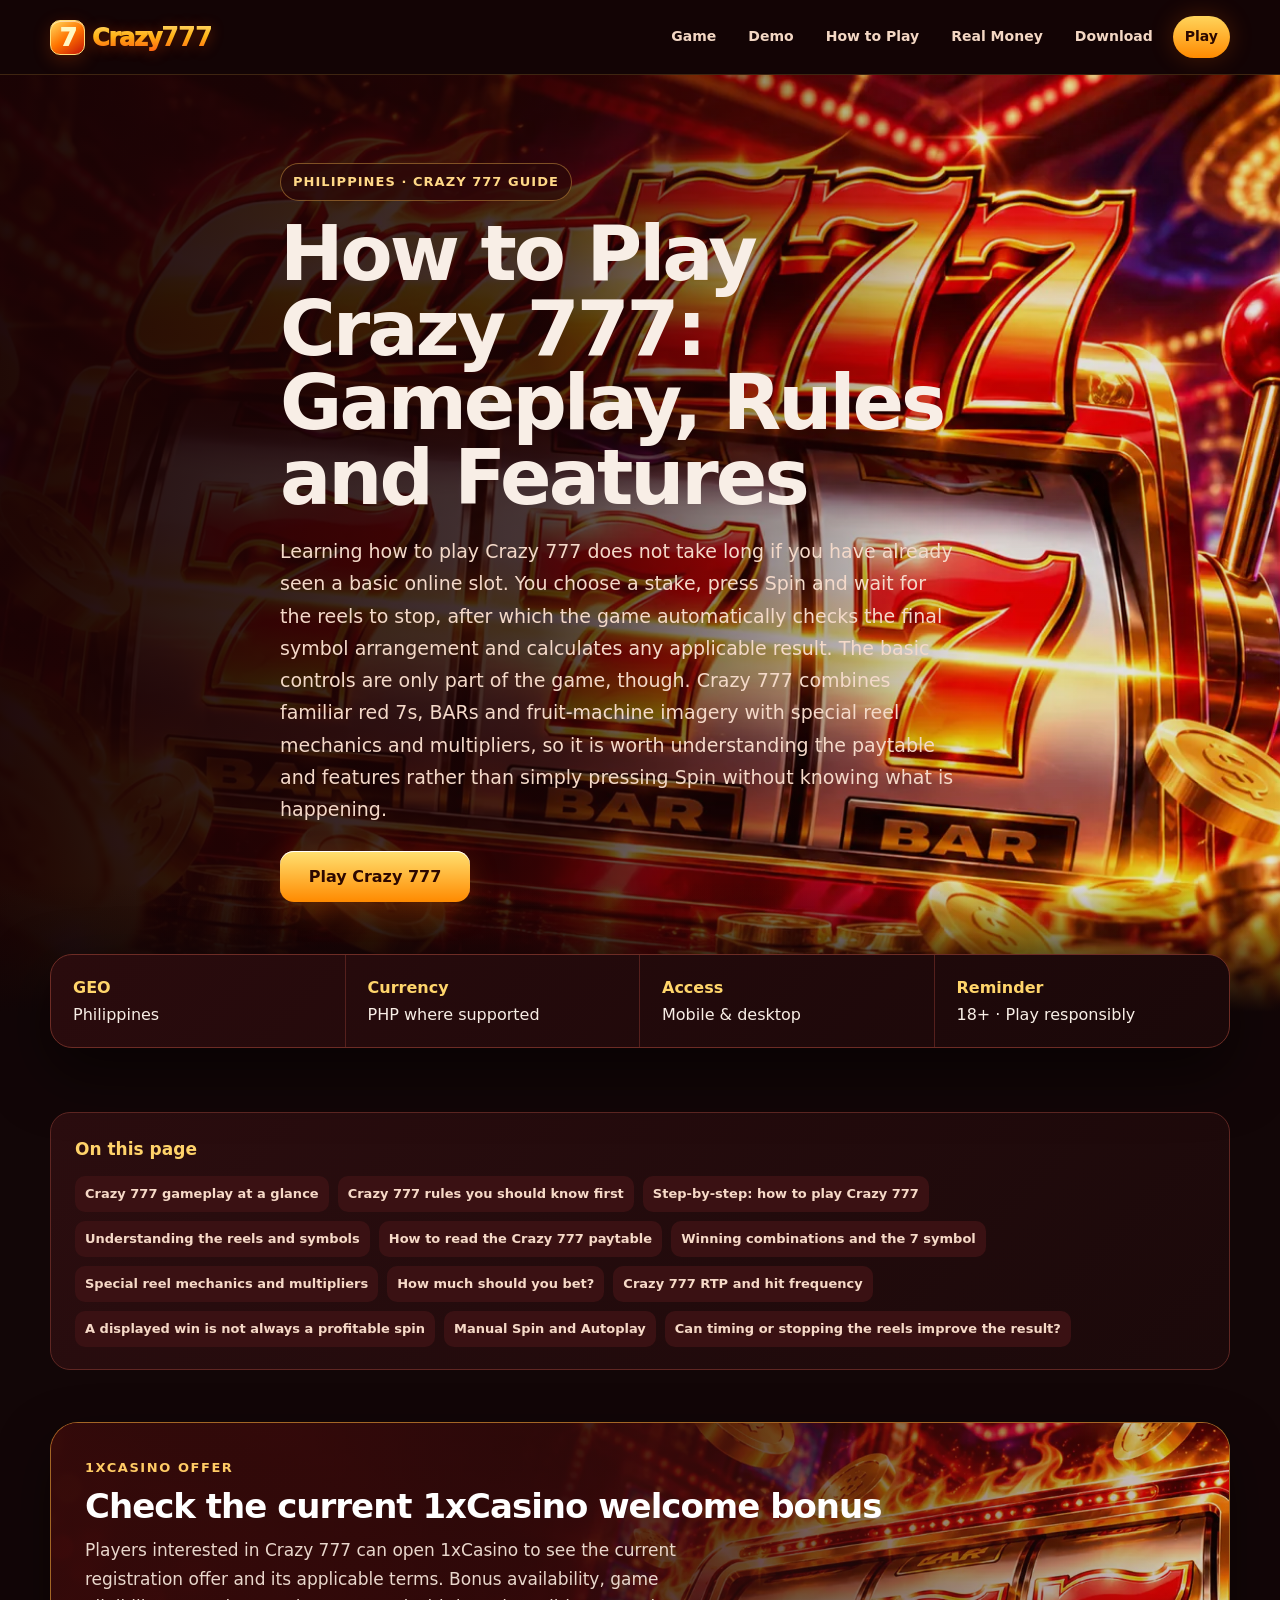
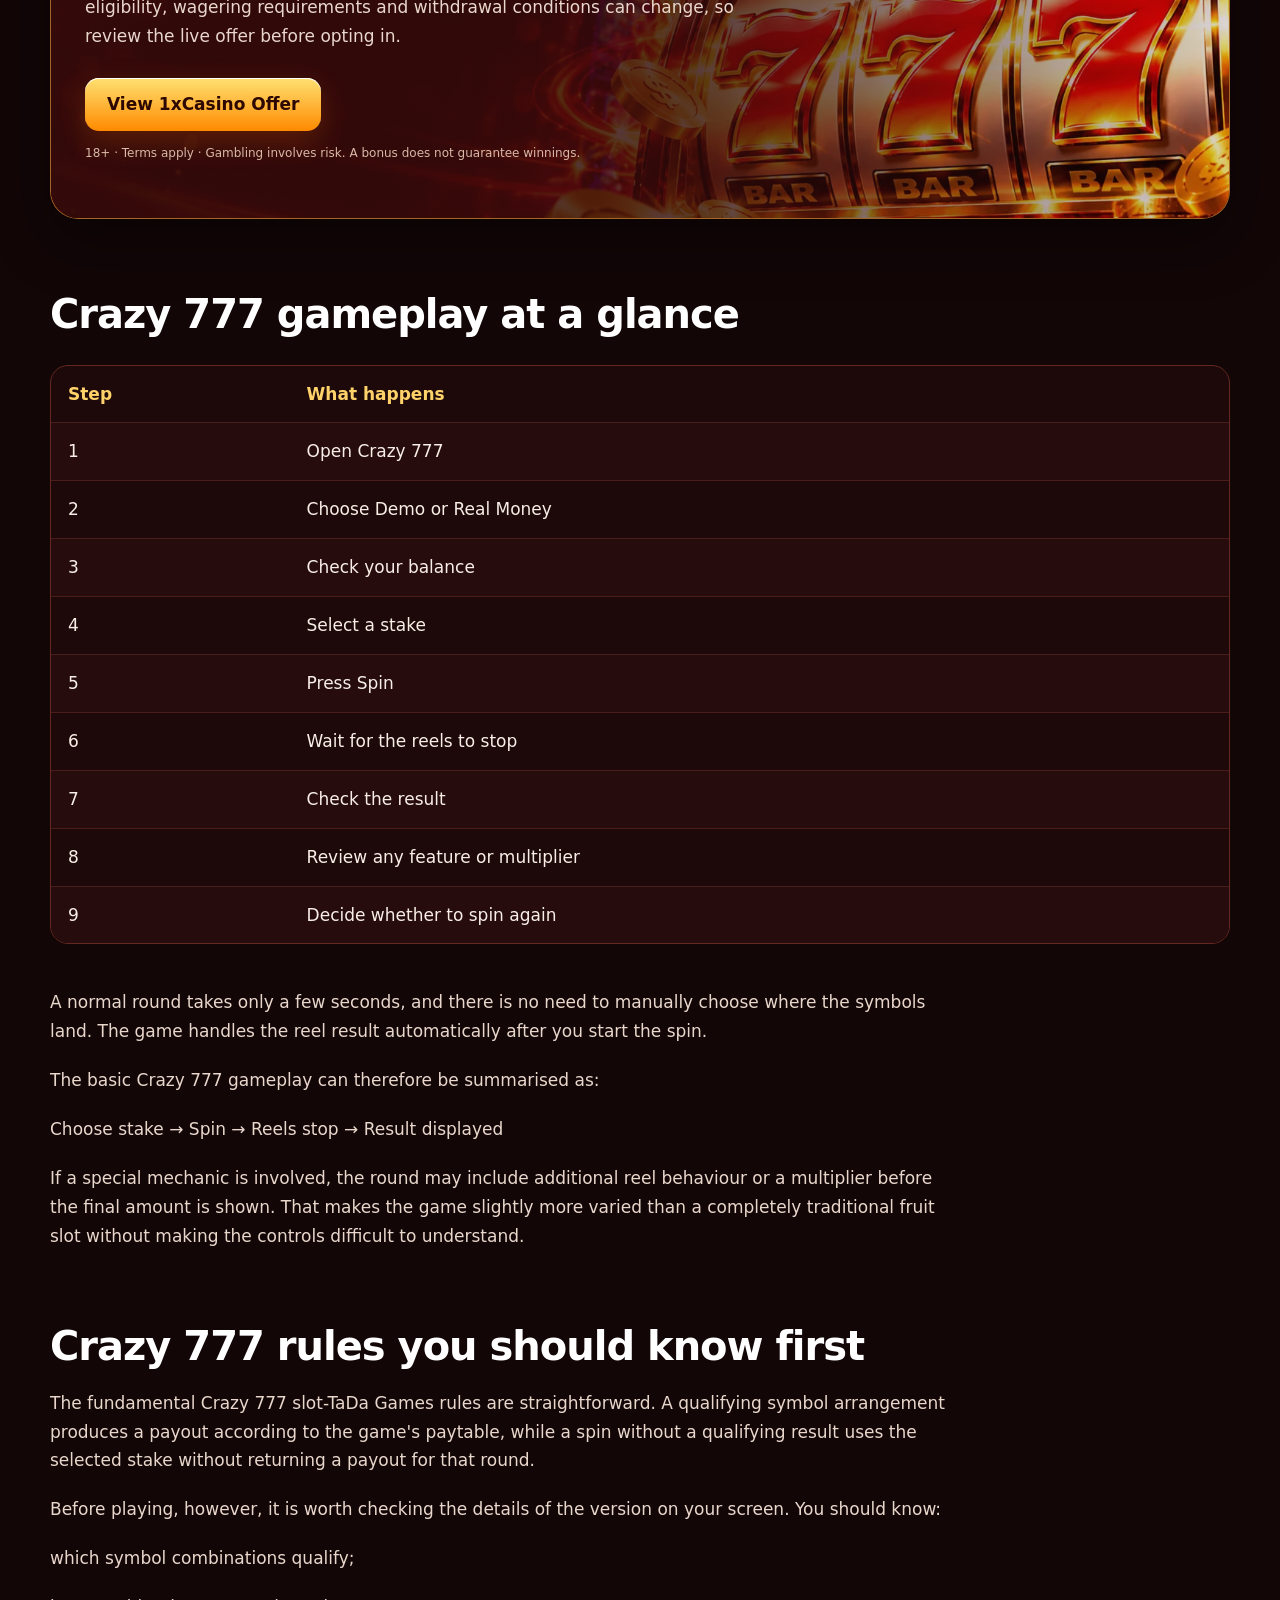
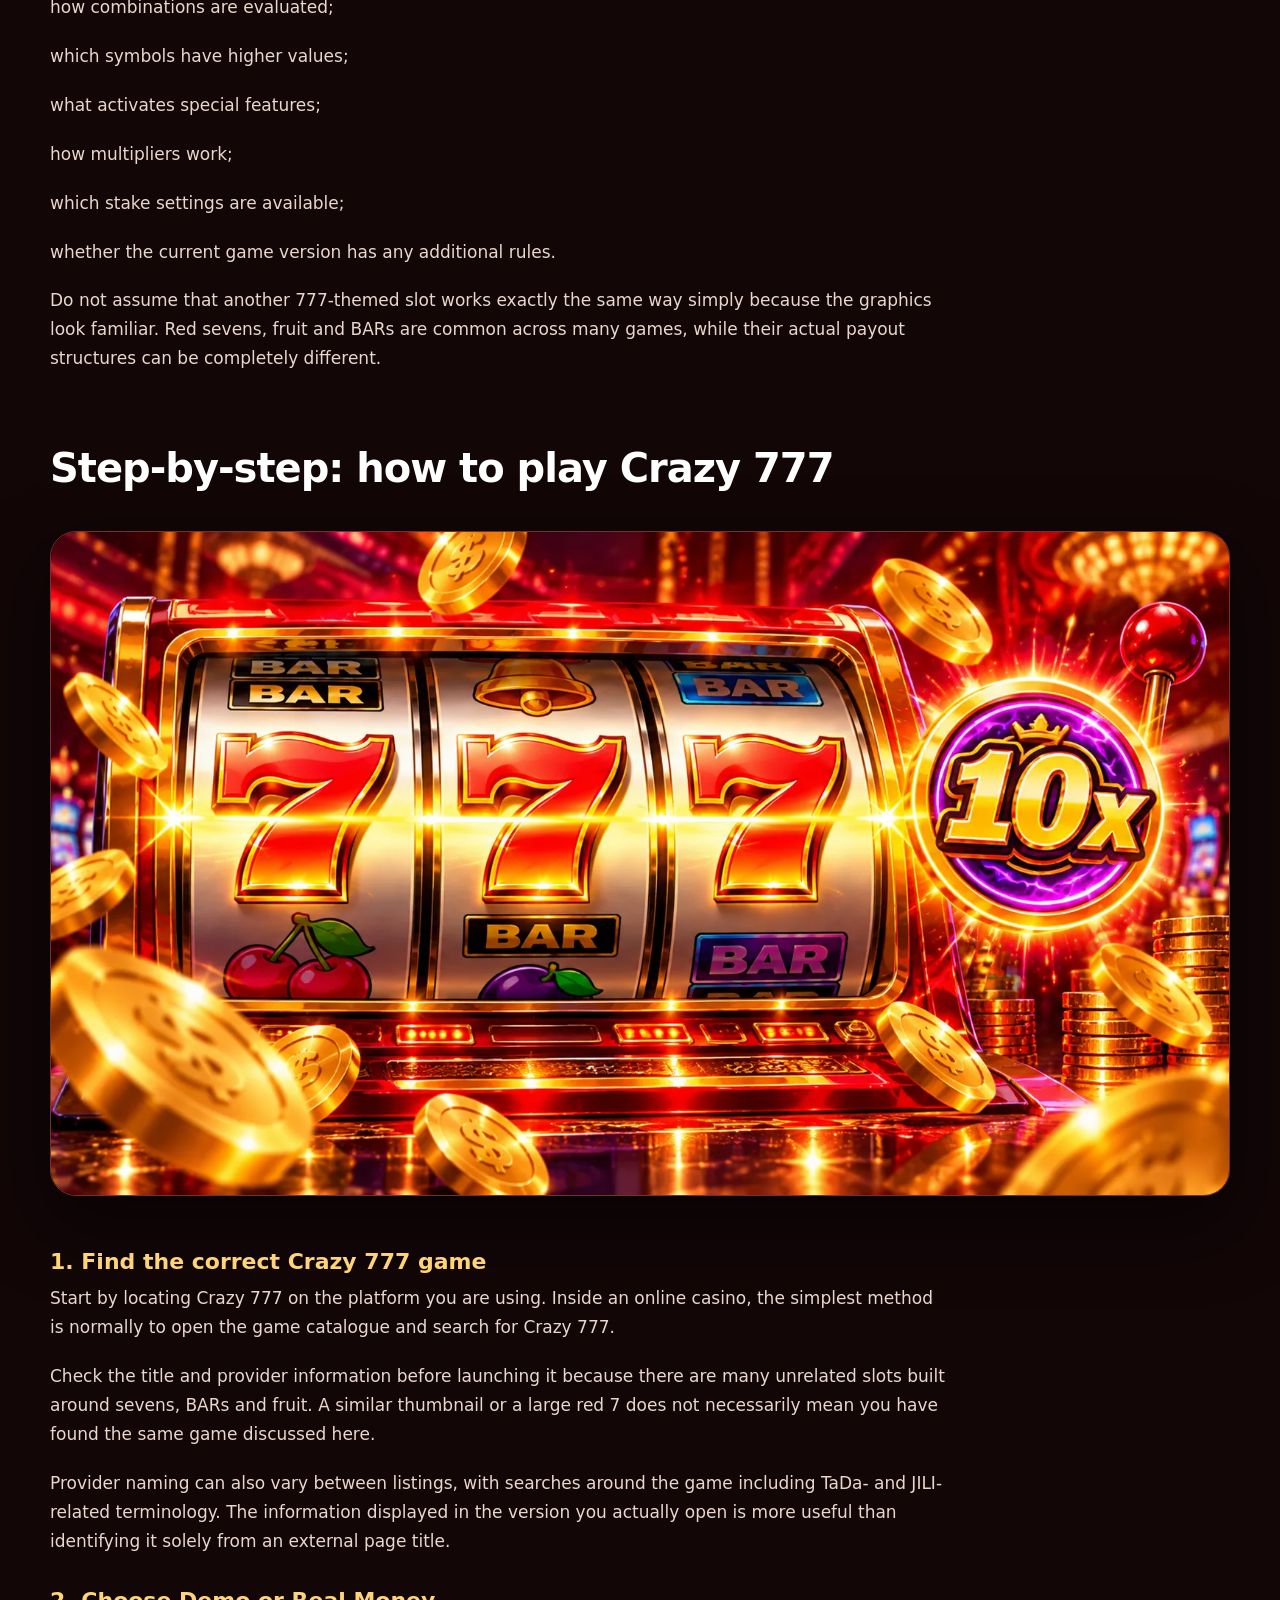
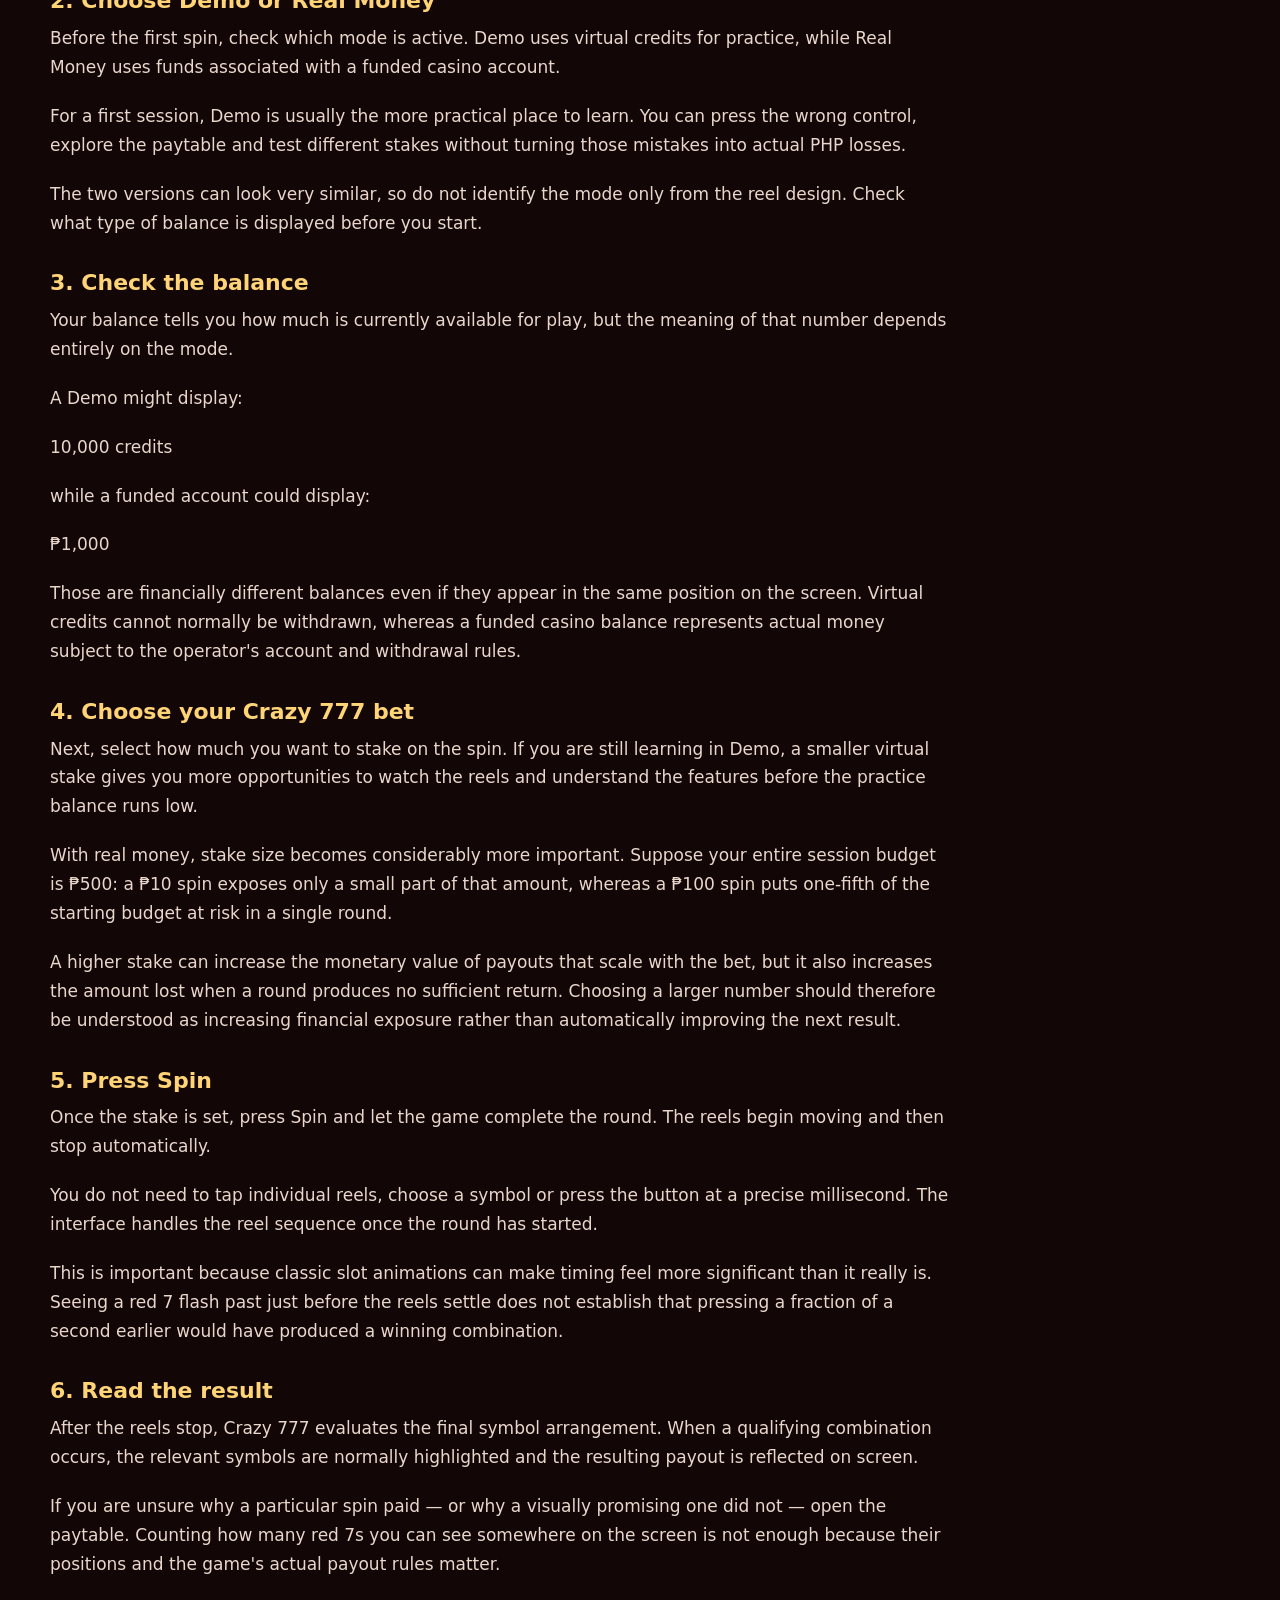
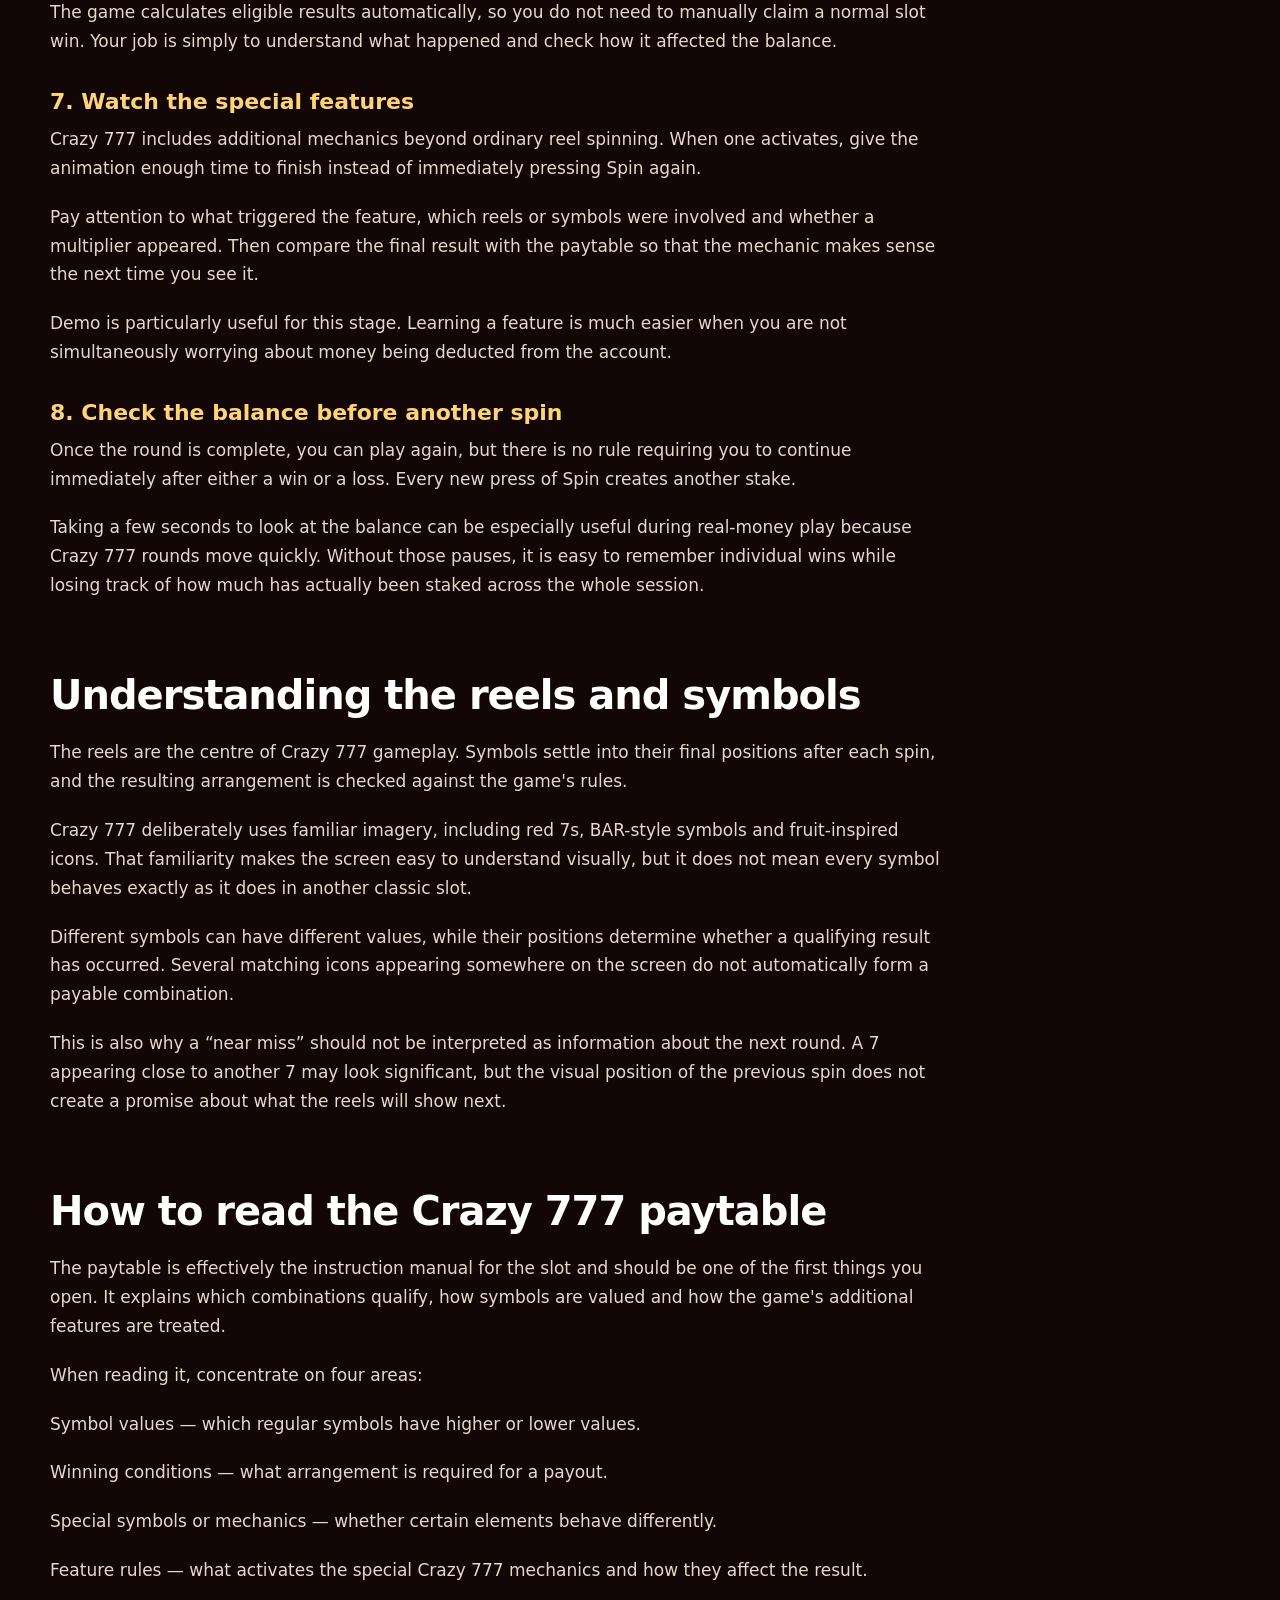
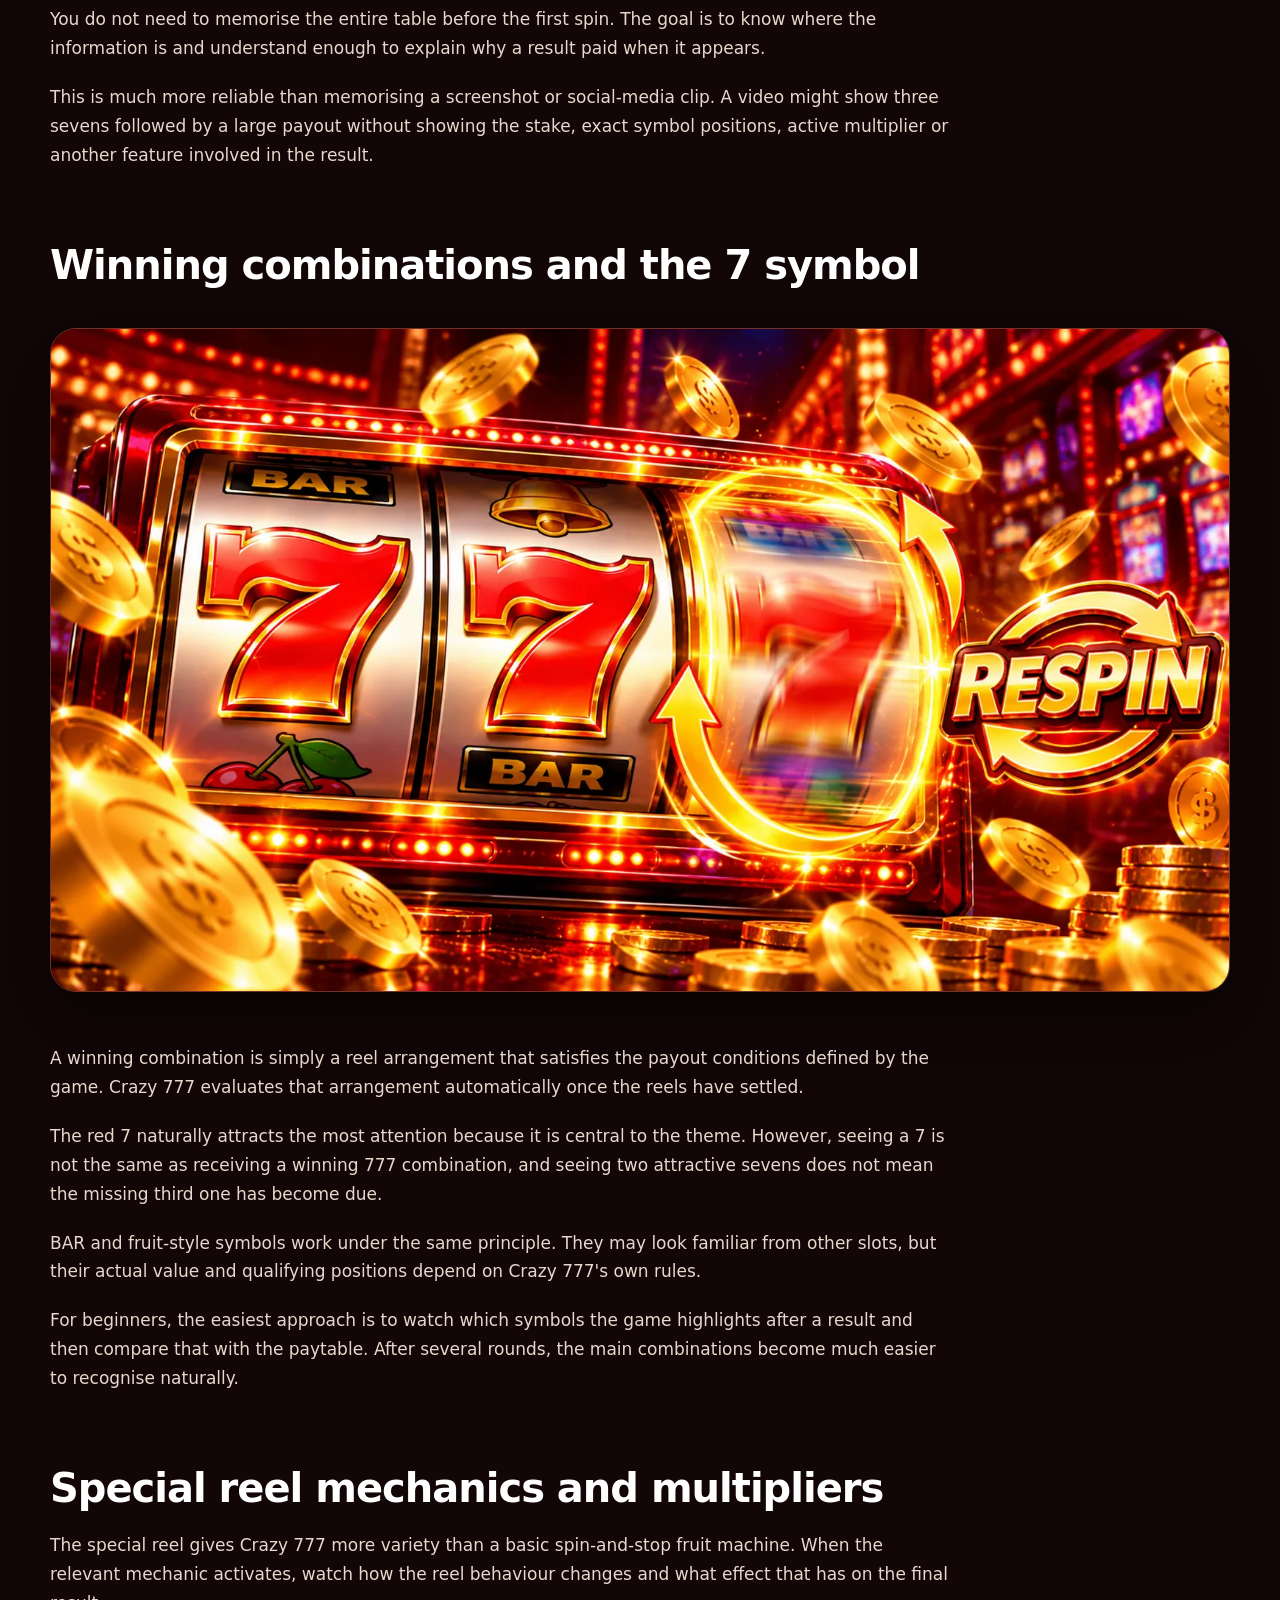
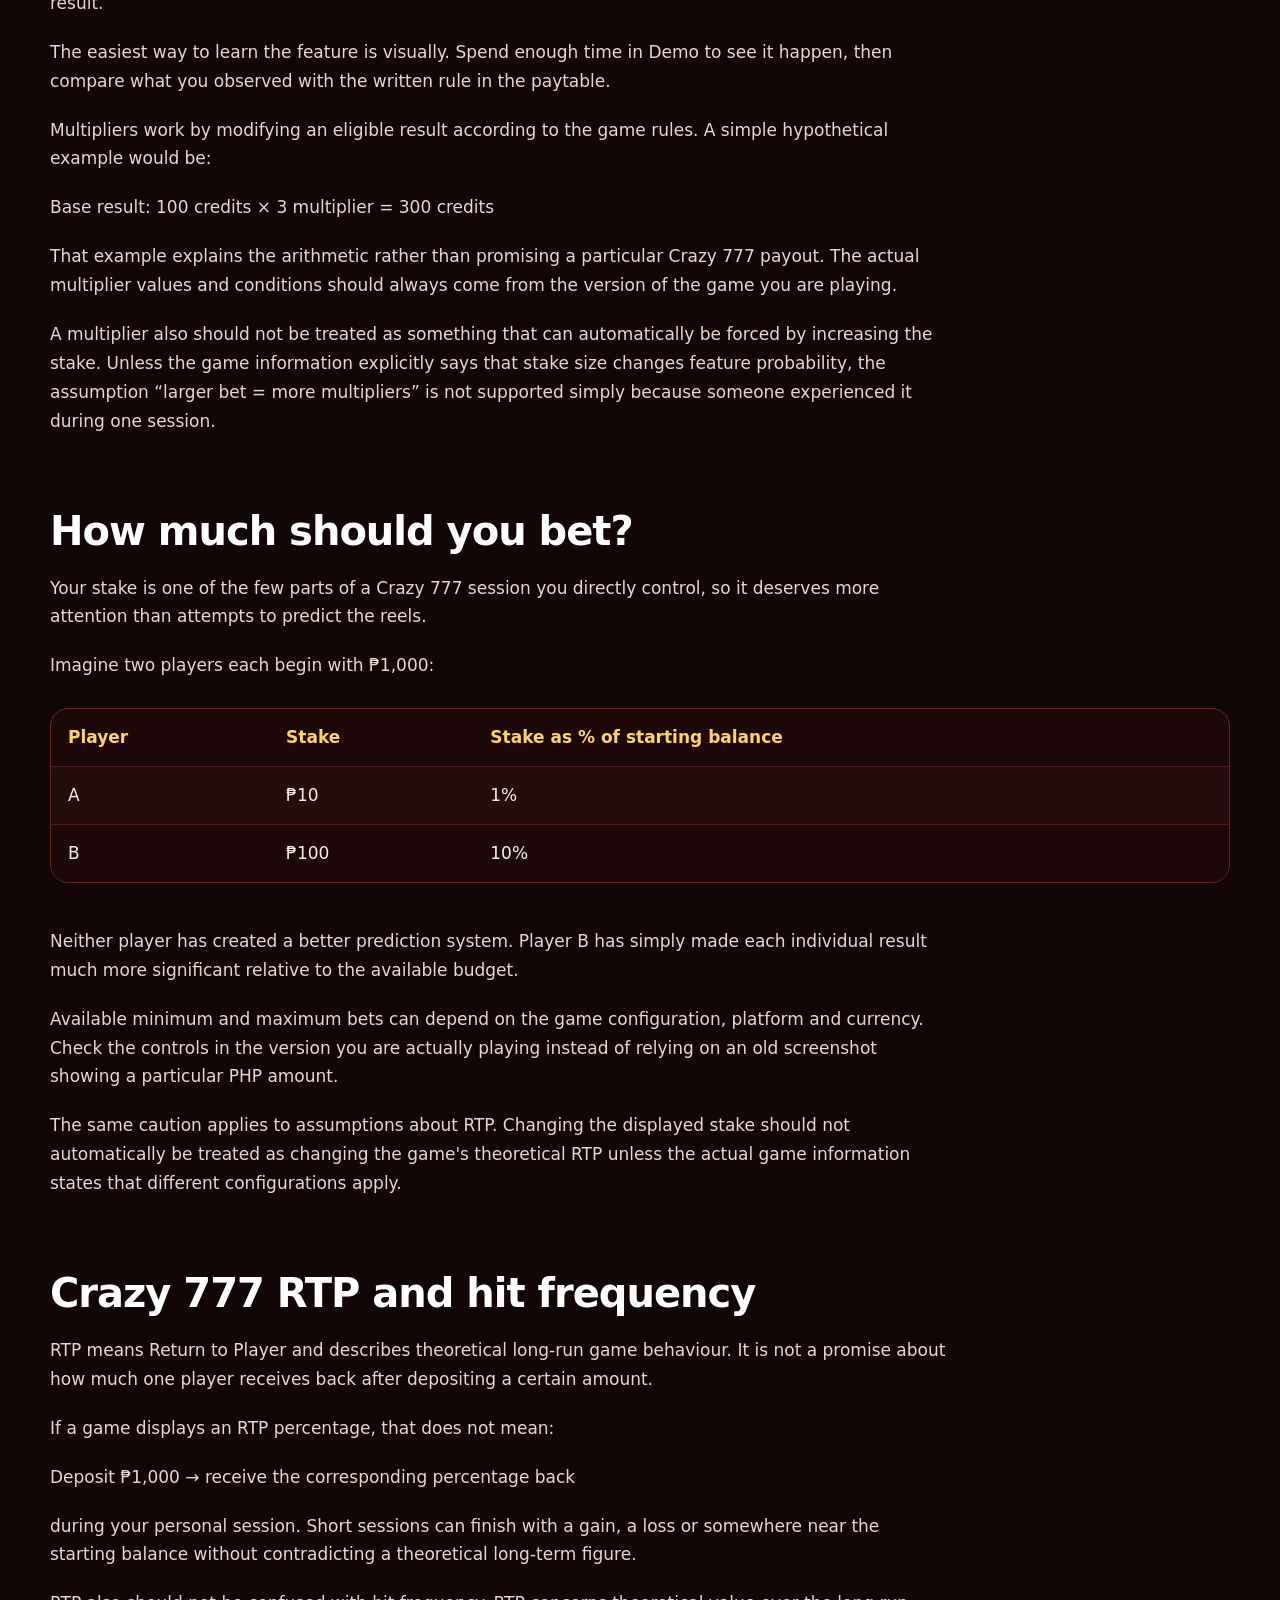
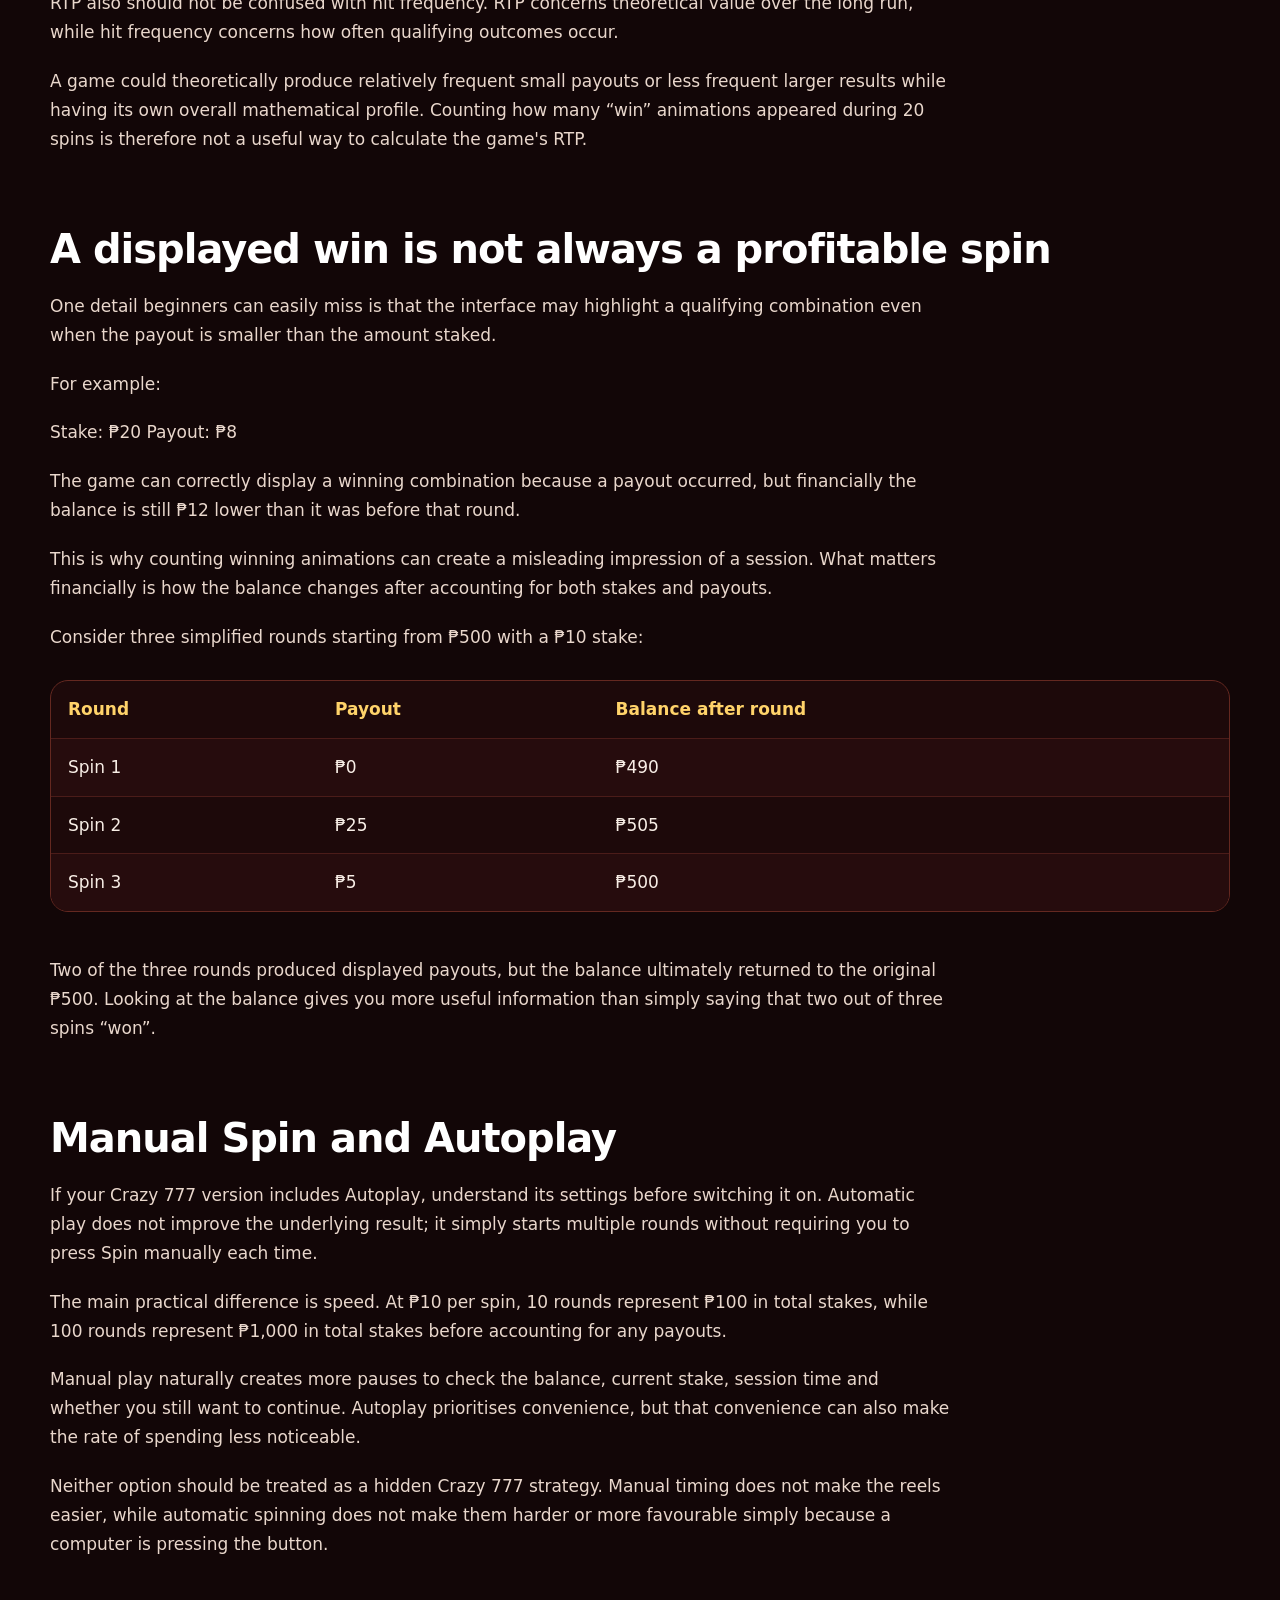
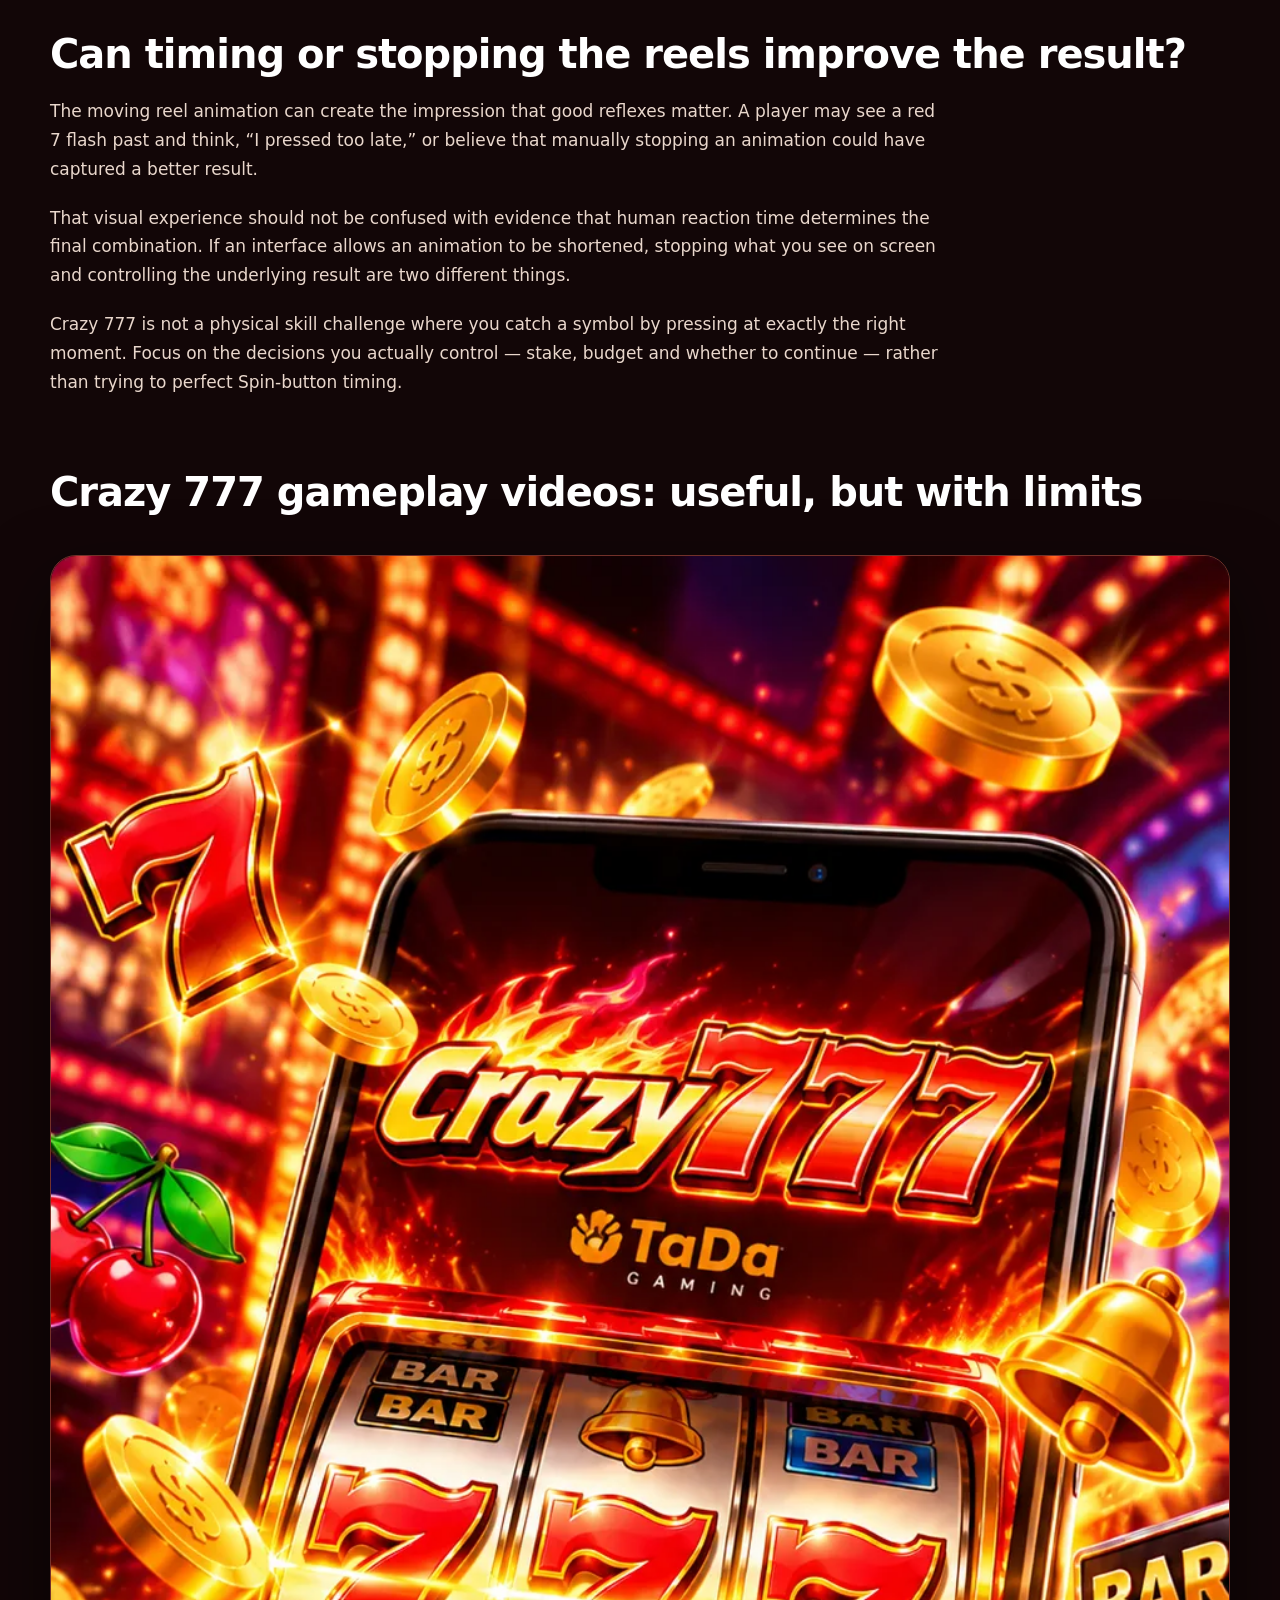
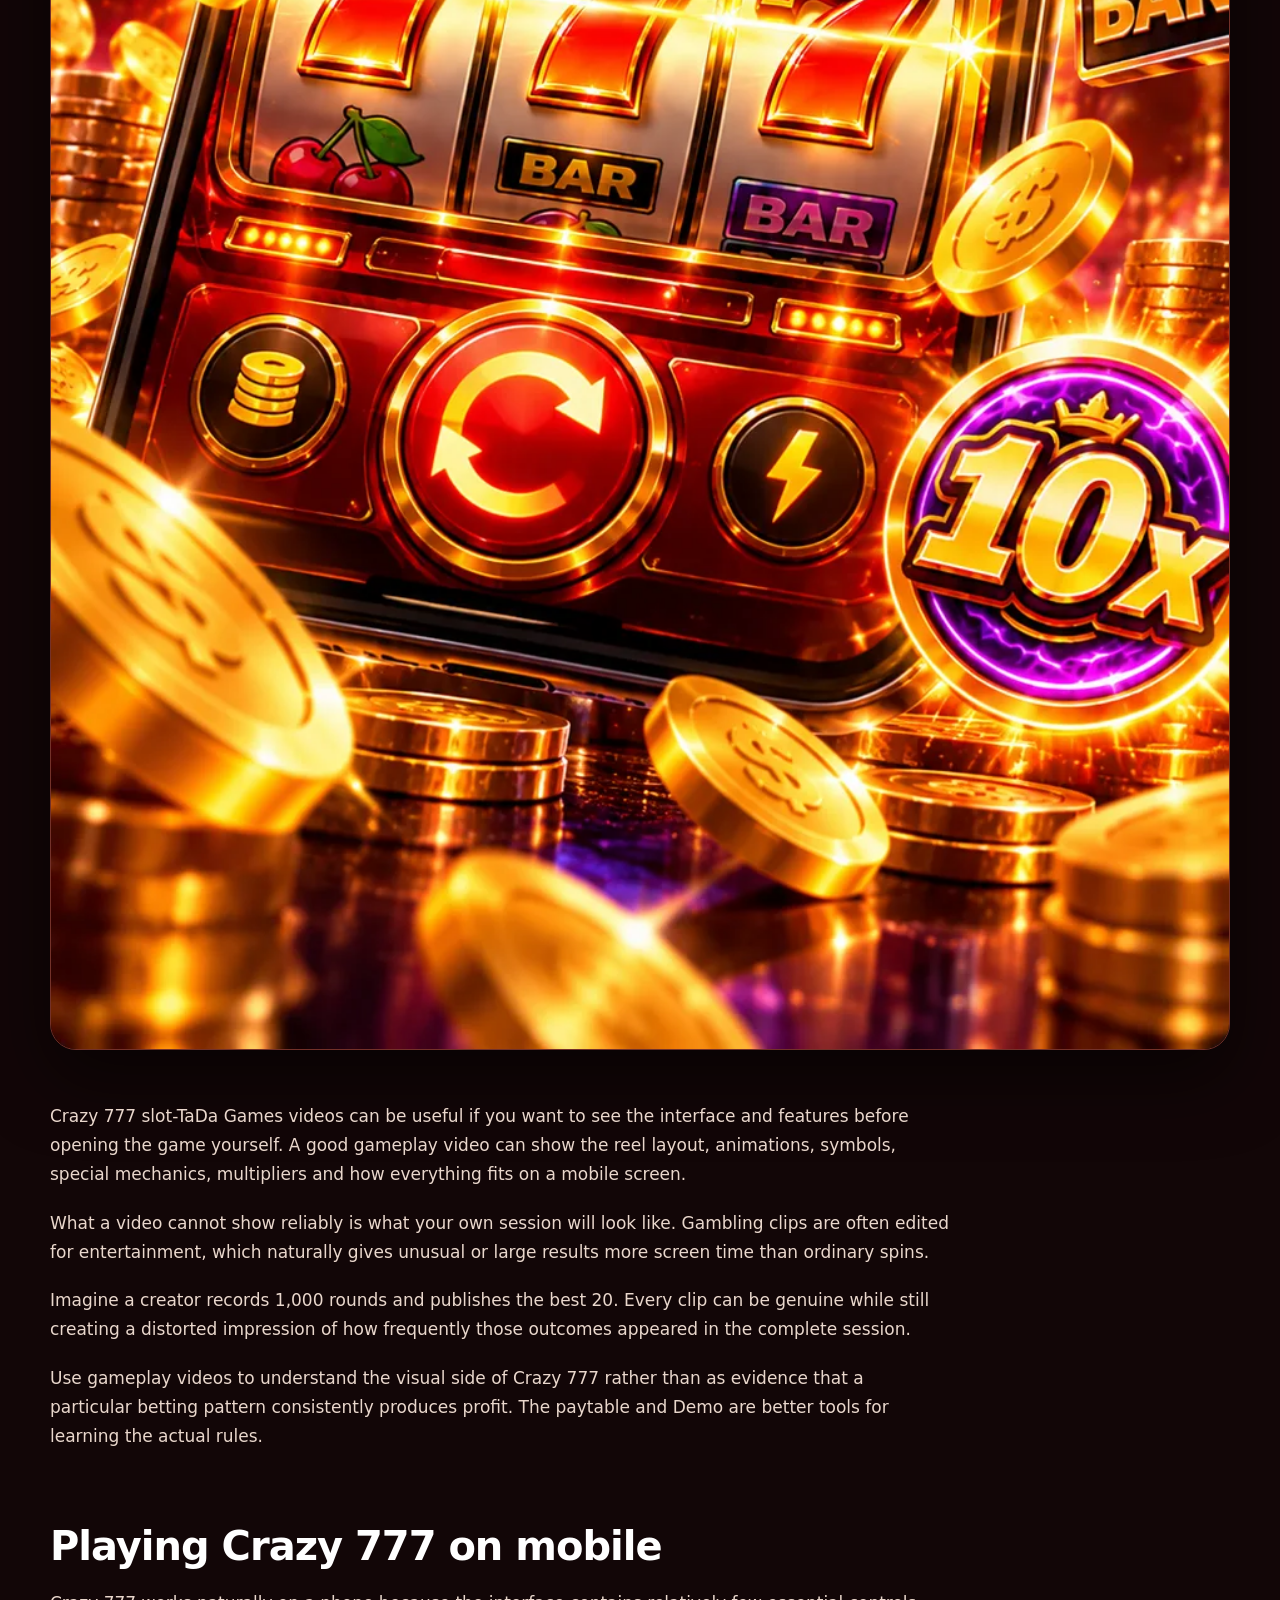
<file: how-to-play-crazy-777/index.html>
<!doctype html><html lang="en-PH"><head><meta charset="utf-8"><meta name="viewport" content="width=device-width,initial-scale=1"><title>How to Play Crazy 777: Gameplay, Rules &amp; Features</title><meta name="description" content="Learn how to play Crazy 777 step by step. Understand the reels, symbols, bets, winning combinations, special features and TaDa/JILI slot gameplay."><meta name="robots" content="index,follow"><link rel="canonical" href="https://theredlightph.com/how-to-play-crazy-777/"><meta name="google-site-verification" content="9KcBztLnrq-bq9x8eg5gqF-JtW9DkqV1aY1myWnVCpM" /><meta property="og:type" content="article"><meta property="og:title" content="How to Play Crazy 777: Gameplay, Rules &amp; Features"><meta property="og:description" content="Learn how to play Crazy 777 step by step. Understand the reels, symbols, bets, winning combinations, special features and TaDa/JILI slot gameplay."><meta property="og:url" content="https://theredlightph.com/how-to-play-crazy-777/"><meta property="og:image" content="https://theredlightph.com/assets/img/hero.webp"><meta name="twitter:card" content="summary_large_image"><meta name="twitter:title" content="How to Play Crazy 777: Gameplay, Rules &amp; Features"><meta name="twitter:description" content="Learn how to play Crazy 777 step by step. Understand the reels, symbols, bets, winning combinations, special features and TaDa/JILI slot gameplay."><link rel="icon" href="/favicon.ico"><link rel="stylesheet" href="/assets/css/style.css"><script type="application/ld+json">{"@context": "https://schema.org", "@graph": [{"@type": "WebSite", "name": "Crazy 777 PH", "url": "https://theredlightph.com/"}, {"@type": "Article", "headline": "How to Play Crazy 777: Gameplay, Rules and Features", "description": "Learn how to play Crazy 777 step by step. Understand the reels, symbols, bets, winning combinations, special features and TaDa/JILI slot gameplay.", "inLanguage": "en-PH", "mainEntityOfPage": "https://theredlightph.com/how-to-play-crazy-777/"}, {"@type": "FAQPage", "mainEntity": [{"@type": "Question", "name": "How do you play Crazy 777?", "acceptedAnswer": {"@type": "Answer", "text": "Open the game, choose Demo or Real Money, check the balance and select a stake before pressing Spin. The reels stop automatically, after which Crazy 777 evaluates the final symbol arrangement and displays any applicable result."}}, {"@type": "Question", "name": "What are the Crazy 777 rules?", "acceptedAnswer": {"@type": "Answer", "text": "Qualifying symbol combinations produce payouts according to the game's paytable, while unsuccessful spins consume the selected stake. Special mechanics and multipliers can affect applicable results according to the rules of the version you are playing."}}, {"@type": "Question", "name": "What is Crazy 777 slot-TaDa Games gameplay?", "acceptedAnswer": {"@type": "Answer", "text": "It is reel-based slot gameplay using familiar 777-style symbols together with additional mechanics and multiplier features. The basic interaction remains simple: choose a stake, spin and wait for the result."}}, {"@type": "Question", "name": "Is Crazy 777 difficult to play?", "acceptedAnswer": {"@type": "Answer", "text": "The controls are straightforward and can be learned quickly. The part worth spending more time on is the paytable so that you understand the symbols, qualifying combinations and special features rather than guessing from the graphics."}}, {"@type": "Question", "name": "Do I need to stop the reels manually?", "acceptedAnswer": {"@type": "Answer", "text": "No. Crazy 777 reels stop automatically after the spin is started, and manually trying to time the animation should not be treated as a reliable way to improve the result."}}, {"@type": "Question", "name": "Can I choose which symbols land?", "acceptedAnswer": {"@type": "Answer", "text": "No. The interface lets you choose the stake and start the round, but it does not let you select the final reel symbols."}}, {"@type": "Question", "name": "What does the red 7 do?", "acceptedAnswer": {"@type": "Answer", "text": "The 7 is one of the central symbols in Crazy 777's classic slot theme. Its actual value depends on the qualifying arrangement and paytable rather than simply on the symbol appearing somewhere on the screen."}}, {"@type": "Question", "name": "What is the Crazy 777 special reel?", "acceptedAnswer": {"@type": "Answer", "text": "The special reel is one of the additional mechanics that can change how a particular round develops. Demo is useful for seeing the feature in action and comparing it with the written explanation in the paytable."}}, {"@type": "Question", "name": "Does Crazy 777 have multipliers?", "acceptedAnswer": {"@type": "Answer", "text": "Multiplier mechanics can increase the value of eligible results according to the game's rules. Their exact values and conditions should be checked in the version you are playing."}}, {"@type": "Question", "name": "Does a higher bet trigger more multipliers?", "acceptedAnswer": {"@type": "Answer", "text": "Do not assume that stake size changes feature probability unless the actual game rules explicitly say so. A larger stake definitely increases financial exposure, while its effect on a specific feature is a separate question."}}, {"@type": "Question", "name": "What is the minimum Crazy 777 bet?", "acceptedAnswer": {"@type": "Answer", "text": "Available stakes can vary by platform, game configuration and currency. Check the controls in the Crazy 777 version you have opened rather than relying on an old screenshot."}}, {"@type": "Question", "name": "Can I play Crazy 777 with PHP?", "acceptedAnswer": {"@type": "Answer", "text": "If the casino supports Philippine-peso accounts and carries Crazy 777, the stake can come from that PHP-denominated casino balance. Currency and payment support belong to the operator rather than to the reel interface itself."}}, {"@type": "Question", "name": "Is Demo useful for learning Crazy 777?", "acceptedAnswer": {"@type": "Answer", "text": "Yes. Demo allows you to practise the controls, read the paytable and observe the features using virtual credits, which makes it a practical starting point for new players."}}, {"@type": "Question", "name": "Is Demo gameplay the same as real-money gameplay?", "acceptedAnswer": {"@type": "Answer", "text": "A proper Demo is intended to reproduce the core mechanics, but the financial context is different. Demo credits are virtual, while real-money spins use a funded casino balance."}}, {"@type": "Question", "name": "Can I predict the next Crazy 777 spin?", "acceptedAnswer": {"@type": "Answer", "text": "Previous spins should not be treated as a reliable predictor of the next result. A sequence of wins, losses or near misses does not provide dependable advance knowledge of where the reels will stop."}}, {"@type": "Question", "name": "Are Crazy 777 gameplay videos useful?", "acceptedAnswer": {"@type": "Answer", "text": "They can be useful for seeing the interface, animations and features before opening the game. Edited highlight videos may overrepresent unusual wins, however, so they should not be used to estimate how profitable a normal session will be."}}, {"@type": "Question", "name": "Can gameplay videos teach me how to win?", "acceptedAnswer": {"@type": "Answer", "text": "They can demonstrate how the slot works, but a selected sequence of successful spins does not establish a guaranteed winning method. Important context such as losing rounds, total stakes and editing may be missing."}}, {"@type": "Question", "name": "Is manual Spin better than Autoplay?", "acceptedAnswer": {"@type": "Answer", "text": "Neither should be treated as a method for improving the underlying result. Manual play simply creates more natural pauses, while Autoplay prioritises convenience and speed."}}, {"@type": "Question", "name": "Does Autoplay increase the chance of winning?", "acceptedAnswer": {"@type": "Answer", "text": "No. Autoplay automates repeated Spin actions rather than creating a better probability for the next result, and its speed can make total staking less noticeable."}}, {"@type": "Question", "name": "Can I play Crazy 777 on Android or iPhone?", "acceptedAnswer": {"@type": "Answer", "text": "Yes, where a compatible casino or Demo platform provides mobile access. Browser-based play may be available, so a separate application is not always necessary."}}, {"@type": "Question", "name": "Is every displayed Crazy 777 win a profit?", "acceptedAnswer": {"@type": "Answer", "text": "Not necessarily. A qualifying payout can be smaller than the amount staked on that particular round, which is why checking the balance is more informative than counting winning animations."}}, {"@type": "Question", "name": "Should I increase my stake after losing?", "acceptedAnswer": {"@type": "Answer", "text": "A previous loss does not guarantee that the next spin will win. Increasing the stake simply puts more money at risk on the following round."}}, {"@type": "Question", "name": "Should I increase my stake after a big win?", "acceptedAnswer": {"@type": "Answer", "text": "A previous win does not prove that Crazy 777 has entered a special winning period. If you choose another spin, treat it as a new gambling decision rather than a continuation of the previous result."}}, {"@type": "Question", "name": "Can Crazy 777 provide consistent income?", "acceptedAnswer": {"@type": "Answer", "text": "Real-money slot outcomes are uncertain, so Crazy 777 should not be treated as a guaranteed or consistent income method. Understanding the rules can improve your knowledge of the game, but it does not make future reel results predictable."}}]}]}</script></head><body><header class="site-header"><div class="wrap head"><a class="brand logo-brand" href="/" aria-label="Crazy 777 PH home"><span class="mark7">7</span><span class="brandword">Crazy<strong>777</strong></span></a><button class="burger" aria-label="Open menu">☰</button><nav class="nav"><a href="/">Game</a><a href="/crazy-777-demo/">Demo</a><a href="/how-to-play-crazy-777/">How to Play</a><a href="/crazy-777-real-money/">Real Money</a><a href="/crazy-777-download/">Download</a><a class="play-top" href="/play/">Play</a></nav></div></header><section class="hero"><div class="wrap hero-in"><span class="eyebrow">Philippines · Crazy 777 Guide</span><h1>How to Play Crazy 777: Gameplay, Rules and Features</h1><p>Learning how to play Crazy 777 does not take long if you have already seen a basic online slot. You choose a stake, press Spin and wait for the reels to stop, after which the game automatically checks the final symbol arrangement and calculates any applicable result. The basic controls are only part of the game, though. Crazy 777 combines familiar red 7s, BARs and fruit-machine imagery with special reel mechanics and multipliers, so it is worth understanding the paytable and features rather than simply pressing Spin without knowing what is happening.</p><div class="hero-actions"><a class="btn btn-main" href="/play/" rel="nofollow sponsored">Play Crazy 777</a></div></div></section><div class="trustbar"><div class="wrap trustgrid"><div><b>GEO</b>Philippines</div><div><b>Currency</b>PHP where supported</div><div><b>Access</b>Mobile & desktop</div><div><b>Reminder</b>18+ · Play responsibly</div></div></div><main class="main"><article class="wrap content"><aside class="toc"><strong>On this page</strong><div class="toc-links"><a href="#crazy-777-gameplay-at-a-glance">Crazy 777 gameplay at a glance</a><a href="#crazy-777-rules-you-should-know-first">Crazy 777 rules you should know first</a><a href="#step-by-step-how-to-play-crazy-777">Step-by-step: how to play Crazy 777</a><a href="#understanding-the-reels-and-symbols">Understanding the reels and symbols</a><a href="#how-to-read-the-crazy-777-paytable">How to read the Crazy 777 paytable</a><a href="#winning-combinations-and-the-7-symbol">Winning combinations and the 7 symbol</a><a href="#special-reel-mechanics-and-multipliers">Special reel mechanics and multipliers</a><a href="#how-much-should-you-bet">How much should you bet?</a><a href="#crazy-777-rtp-and-hit-frequency">Crazy 777 RTP and hit frequency</a><a href="#a-displayed-win-is-not-always-a-profitable-spin">A displayed win is not always a profitable spin</a><a href="#manual-spin-and-autoplay">Manual Spin and Autoplay</a><a href="#can-timing-or-stopping-the-reels-improve-the-result">Can timing or stopping the reels improve the result?</a></div></aside><section class="bonus"><div class="bonus-kicker">1xCasino offer</div><h2>Check the current 1xCasino welcome bonus</h2><p>Players interested in Crazy 777 can open 1xCasino to see the current registration offer and its applicable terms. Bonus availability, game eligibility, wagering requirements and withdrawal conditions can change, so review the live offer before opting in.</p><a class="btn btn-main" href="/play/" rel="nofollow sponsored">View 1xCasino Offer</a><p class="bonus-note">18+ · Terms apply · Gambling involves risk. A bonus does not guarantee winnings.</p></section><h2 id="crazy-777-gameplay-at-a-glance">Crazy 777 gameplay at a glance</h2><div class="table-wrap"><table><tr><th>Step</th><th>What happens</th></tr><tr><td>1</td><td>Open Crazy 777</td></tr><tr><td>2</td><td>Choose Demo or Real Money</td></tr><tr><td>3</td><td>Check your balance</td></tr><tr><td>4</td><td>Select a stake</td></tr><tr><td>5</td><td>Press Spin</td></tr><tr><td>6</td><td>Wait for the reels to stop</td></tr><tr><td>7</td><td>Check the result</td></tr><tr><td>8</td><td>Review any feature or multiplier</td></tr><tr><td>9</td><td>Decide whether to spin again</td></tr></table></div><p>A normal round takes only a few seconds, and there is no need to manually choose where the symbols land. The game handles the reel result automatically after you start the spin.</p><p>The basic Crazy 777 gameplay can therefore be summarised as:</p><p>Choose stake → Spin → Reels stop → Result displayed</p><p>If a special mechanic is involved, the round may include additional reel behaviour or a multiplier before the final amount is shown. That makes the game slightly more varied than a completely traditional fruit slot without making the controls difficult to understand.</p><h2 id="crazy-777-rules-you-should-know-first">Crazy 777 rules you should know first</h2><p>The fundamental Crazy 777 slot-TaDa Games rules are straightforward. A qualifying symbol arrangement produces a payout according to the game&#x27;s paytable, while a spin without a qualifying result uses the selected stake without returning a payout for that round.</p><p>Before playing, however, it is worth checking the details of the version on your screen. You should know:</p><p>which symbol combinations qualify;</p><p>how combinations are evaluated;</p><p>which symbols have higher values;</p><p>what activates special features;</p><p>how multipliers work;</p><p>which stake settings are available;</p><p>whether the current game version has any additional rules.</p><p>Do not assume that another 777-themed slot works exactly the same way simply because the graphics look familiar. Red sevens, fruit and BARs are common across many games, while their actual payout structures can be completely different.</p><h2 id="step-by-step-how-to-play-crazy-777">Step-by-step: how to play Crazy 777</h2><figure class="visual"><img src="/assets/img/gameplay.webp" alt="Crazy 777 slot gameplay with classic red 7 symbols" loading="lazy"></figure><h3>1. Find the correct Crazy 777 game</h3><p>Start by locating Crazy 777 on the platform you are using. Inside an online casino, the simplest method is normally to open the game catalogue and search for Crazy 777.</p><p>Check the title and provider information before launching it because there are many unrelated slots built around sevens, BARs and fruit. A similar thumbnail or a large red 7 does not necessarily mean you have found the same game discussed here.</p><p>Provider naming can also vary between listings, with searches around the game including TaDa- and JILI-related terminology. The information displayed in the version you actually open is more useful than identifying it solely from an external page title.</p><h3>2. Choose Demo or Real Money</h3><p>Before the first spin, check which mode is active. Demo uses virtual credits for practice, while Real Money uses funds associated with a funded casino account.</p><p>For a first session, Demo is usually the more practical place to learn. You can press the wrong control, explore the paytable and test different stakes without turning those mistakes into actual PHP losses.</p><p>The two versions can look very similar, so do not identify the mode only from the reel design. Check what type of balance is displayed before you start.</p><h3>3. Check the balance</h3><p>Your balance tells you how much is currently available for play, but the meaning of that number depends entirely on the mode.</p><p>A Demo might display:</p><p>10,000 credits</p><p>while a funded account could display:</p><p>₱1,000</p><p>Those are financially different balances even if they appear in the same position on the screen. Virtual credits cannot normally be withdrawn, whereas a funded casino balance represents actual money subject to the operator&#x27;s account and withdrawal rules.</p><h3>4. Choose your Crazy 777 bet</h3><p>Next, select how much you want to stake on the spin. If you are still learning in Demo, a smaller virtual stake gives you more opportunities to watch the reels and understand the features before the practice balance runs low.</p><p>With real money, stake size becomes considerably more important. Suppose your entire session budget is ₱500: a ₱10 spin exposes only a small part of that amount, whereas a ₱100 spin puts one-fifth of the starting budget at risk in a single round.</p><p>A higher stake can increase the monetary value of payouts that scale with the bet, but it also increases the amount lost when a round produces no sufficient return. Choosing a larger number should therefore be understood as increasing financial exposure rather than automatically improving the next result.</p><h3>5. Press Spin</h3><p>Once the stake is set, press Spin and let the game complete the round. The reels begin moving and then stop automatically.</p><p>You do not need to tap individual reels, choose a symbol or press the button at a precise millisecond. The interface handles the reel sequence once the round has started.</p><p>This is important because classic slot animations can make timing feel more significant than it really is. Seeing a red 7 flash past just before the reels settle does not establish that pressing a fraction of a second earlier would have produced a winning combination.</p><h3>6. Read the result</h3><p>After the reels stop, Crazy 777 evaluates the final symbol arrangement. When a qualifying combination occurs, the relevant symbols are normally highlighted and the resulting payout is reflected on screen.</p><p>If you are unsure why a particular spin paid — or why a visually promising one did not — open the paytable. Counting how many red 7s you can see somewhere on the screen is not enough because their positions and the game&#x27;s actual payout rules matter.</p><p>The game calculates eligible results automatically, so you do not need to manually claim a normal slot win. Your job is simply to understand what happened and check how it affected the balance.</p><h3>7. Watch the special features</h3><p>Crazy 777 includes additional mechanics beyond ordinary reel spinning. When one activates, give the animation enough time to finish instead of immediately pressing Spin again.</p><p>Pay attention to what triggered the feature, which reels or symbols were involved and whether a multiplier appeared. Then compare the final result with the paytable so that the mechanic makes sense the next time you see it.</p><p>Demo is particularly useful for this stage. Learning a feature is much easier when you are not simultaneously worrying about money being deducted from the account.</p><h3>8. Check the balance before another spin</h3><p>Once the round is complete, you can play again, but there is no rule requiring you to continue immediately after either a win or a loss. Every new press of Spin creates another stake.</p><p>Taking a few seconds to look at the balance can be especially useful during real-money play because Crazy 777 rounds move quickly. Without those pauses, it is easy to remember individual wins while losing track of how much has actually been staked across the whole session.</p><h2 id="understanding-the-reels-and-symbols">Understanding the reels and symbols</h2><p>The reels are the centre of Crazy 777 gameplay. Symbols settle into their final positions after each spin, and the resulting arrangement is checked against the game&#x27;s rules.</p><p>Crazy 777 deliberately uses familiar imagery, including red 7s, BAR-style symbols and fruit-inspired icons. That familiarity makes the screen easy to understand visually, but it does not mean every symbol behaves exactly as it does in another classic slot.</p><p>Different symbols can have different values, while their positions determine whether a qualifying result has occurred. Several matching icons appearing somewhere on the screen do not automatically form a payable combination.</p><p>This is also why a “near miss” should not be interpreted as information about the next round. A 7 appearing close to another 7 may look significant, but the visual position of the previous spin does not create a promise about what the reels will show next.</p><h2 id="how-to-read-the-crazy-777-paytable">How to read the Crazy 777 paytable</h2><p>The paytable is effectively the instruction manual for the slot and should be one of the first things you open. It explains which combinations qualify, how symbols are valued and how the game&#x27;s additional features are treated.</p><p>When reading it, concentrate on four areas:</p><p>Symbol values — which regular symbols have higher or lower values.</p><p>Winning conditions — what arrangement is required for a payout.</p><p>Special symbols or mechanics — whether certain elements behave differently.</p><p>Feature rules — what activates the special Crazy 777 mechanics and how they affect the result.</p><p>You do not need to memorise the entire table before the first spin. The goal is to know where the information is and understand enough to explain why a result paid when it appears.</p><p>This is much more reliable than memorising a screenshot or social-media clip. A video might show three sevens followed by a large payout without showing the stake, exact symbol positions, active multiplier or another feature involved in the result.</p><h2 id="winning-combinations-and-the-7-symbol">Winning combinations and the 7 symbol</h2><figure class="visual"><img src="/assets/img/respin.webp" alt="Crazy 777 special reel and respin feature" loading="lazy"></figure><p>A winning combination is simply a reel arrangement that satisfies the payout conditions defined by the game. Crazy 777 evaluates that arrangement automatically once the reels have settled.</p><p>The red 7 naturally attracts the most attention because it is central to the theme. However, seeing a 7 is not the same as receiving a winning 777 combination, and seeing two attractive sevens does not mean the missing third one has become due.</p><p>BAR and fruit-style symbols work under the same principle. They may look familiar from other slots, but their actual value and qualifying positions depend on Crazy 777&#x27;s own rules.</p><p>For beginners, the easiest approach is to watch which symbols the game highlights after a result and then compare that with the paytable. After several rounds, the main combinations become much easier to recognise naturally.</p><h2 id="special-reel-mechanics-and-multipliers">Special reel mechanics and multipliers</h2><p>The special reel gives Crazy 777 more variety than a basic spin-and-stop fruit machine. When the relevant mechanic activates, watch how the reel behaviour changes and what effect that has on the final result.</p><p>The easiest way to learn the feature is visually. Spend enough time in Demo to see it happen, then compare what you observed with the written rule in the paytable.</p><p>Multipliers work by modifying an eligible result according to the game rules. A simple hypothetical example would be:</p><p>Base result: 100 credits × 3 multiplier = 300 credits</p><p>That example explains the arithmetic rather than promising a particular Crazy 777 payout. The actual multiplier values and conditions should always come from the version of the game you are playing.</p><p>A multiplier also should not be treated as something that can automatically be forced by increasing the stake. Unless the game information explicitly says that stake size changes feature probability, the assumption “larger bet = more multipliers” is not supported simply because someone experienced it during one session.</p><h2 id="how-much-should-you-bet">How much should you bet?</h2><p>Your stake is one of the few parts of a Crazy 777 session you directly control, so it deserves more attention than attempts to predict the reels.</p><p>Imagine two players each begin with ₱1,000:</p><div class="table-wrap"><table><tr><th>Player</th><th>Stake</th><th>Stake as % of starting balance</th></tr><tr><td>A</td><td>₱10</td><td>1%</td></tr><tr><td>B</td><td>₱100</td><td>10%</td></tr></table></div><p>Neither player has created a better prediction system. Player B has simply made each individual result much more significant relative to the available budget.</p><p>Available minimum and maximum bets can depend on the game configuration, platform and currency. Check the controls in the version you are actually playing instead of relying on an old screenshot showing a particular PHP amount.</p><p>The same caution applies to assumptions about RTP. Changing the displayed stake should not automatically be treated as changing the game&#x27;s theoretical RTP unless the actual game information states that different configurations apply.</p><h2 id="crazy-777-rtp-and-hit-frequency">Crazy 777 RTP and hit frequency</h2><p>RTP means Return to Player and describes theoretical long-run game behaviour. It is not a promise about how much one player receives back after depositing a certain amount.</p><p>If a game displays an RTP percentage, that does not mean:</p><p>Deposit ₱1,000 → receive the corresponding percentage back</p><p>during your personal session. Short sessions can finish with a gain, a loss or somewhere near the starting balance without contradicting a theoretical long-term figure.</p><p>RTP also should not be confused with hit frequency. RTP concerns theoretical value over the long run, while hit frequency concerns how often qualifying outcomes occur.</p><p>A game could theoretically produce relatively frequent small payouts or less frequent larger results while having its own overall mathematical profile. Counting how many “win” animations appeared during 20 spins is therefore not a useful way to calculate the game&#x27;s RTP.</p><h2 id="a-displayed-win-is-not-always-a-profitable-spin">A displayed win is not always a profitable spin</h2><p>One detail beginners can easily miss is that the interface may highlight a qualifying combination even when the payout is smaller than the amount staked.</p><p>For example:</p><p>Stake: ₱20
Payout: ₱8</p><p>The game can correctly display a winning combination because a payout occurred, but financially the balance is still ₱12 lower than it was before that round.</p><p>This is why counting winning animations can create a misleading impression of a session. What matters financially is how the balance changes after accounting for both stakes and payouts.</p><p>Consider three simplified rounds starting from ₱500 with a ₱10 stake:</p><div class="table-wrap"><table><tr><th>Round</th><th>Payout</th><th>Balance after round</th></tr><tr><td>Spin 1</td><td>₱0</td><td>₱490</td></tr><tr><td>Spin 2</td><td>₱25</td><td>₱505</td></tr><tr><td>Spin 3</td><td>₱5</td><td>₱500</td></tr></table></div><p>Two of the three rounds produced displayed payouts, but the balance ultimately returned to the original ₱500. Looking at the balance gives you more useful information than simply saying that two out of three spins “won”.</p><h2 id="manual-spin-and-autoplay">Manual Spin and Autoplay</h2><p>If your Crazy 777 version includes Autoplay, understand its settings before switching it on. Automatic play does not improve the underlying result; it simply starts multiple rounds without requiring you to press Spin manually each time.</p><p>The main practical difference is speed. At ₱10 per spin, 10 rounds represent ₱100 in total stakes, while 100 rounds represent ₱1,000 in total stakes before accounting for any payouts.</p><p>Manual play naturally creates more pauses to check the balance, current stake, session time and whether you still want to continue. Autoplay prioritises convenience, but that convenience can also make the rate of spending less noticeable.</p><p>Neither option should be treated as a hidden Crazy 777 strategy. Manual timing does not make the reels easier, while automatic spinning does not make them harder or more favourable simply because a computer is pressing the button.</p><h2 id="can-timing-or-stopping-the-reels-improve-the-result">Can timing or stopping the reels improve the result?</h2><p>The moving reel animation can create the impression that good reflexes matter. A player may see a red 7 flash past and think, “I pressed too late,” or believe that manually stopping an animation could have captured a better result.</p><p>That visual experience should not be confused with evidence that human reaction time determines the final combination. If an interface allows an animation to be shortened, stopping what you see on screen and controlling the underlying result are two different things.</p><p>Crazy 777 is not a physical skill challenge where you catch a symbol by pressing at exactly the right moment. Focus on the decisions you actually control — stake, budget and whether to continue — rather than trying to perfect Spin-button timing.</p><h2 id="crazy-777-gameplay-videos-useful-but-with-limits">Crazy 777 gameplay videos: useful, but with limits</h2><figure class="visual"><img src="/assets/img/mobile.webp" alt="Crazy 777 mobile gameplay on a smartphone" loading="lazy"></figure><p>Crazy 777 slot-TaDa Games videos can be useful if you want to see the interface and features before opening the game yourself. A good gameplay video can show the reel layout, animations, symbols, special mechanics, multipliers and how everything fits on a mobile screen.</p><p>What a video cannot show reliably is what your own session will look like. Gambling clips are often edited for entertainment, which naturally gives unusual or large results more screen time than ordinary spins.</p><p>Imagine a creator records 1,000 rounds and publishes the best 20. Every clip can be genuine while still creating a distorted impression of how frequently those outcomes appeared in the complete session.</p><p>Use gameplay videos to understand the visual side of Crazy 777 rather than as evidence that a particular betting pattern consistently produces profit. The paytable and Demo are better tools for learning the actual rules.</p><h2 id="playing-crazy-777-on-mobile">Playing Crazy 777 on mobile</h2><p>Crazy 777 works naturally on a phone because the interface contains relatively few essential controls. Before using real money on Android or iPhone, make sure you can clearly see the current balance, stake, Spin button, game menu and access to the paytable.</p><p>If important information is hidden or difficult to tap, stay in Demo until the interface is comfortable. Accidentally selecting a much larger stake because the controls are cramped is an avoidable mistake.</p><p>Android users may be able to play through Chrome or another compatible browser without installing a separate APK. On iPhone, browser-based access can provide the same core gameplay where the platform supports it; an “iOS APK” is not required because APK is an Android format.</p><p>A stable connection also matters once real money is involved. If the connection repeatedly drops, it is better to wait than to keep starting new spins without being able to follow what happens to the account balance.</p><h2 id="demo-before-real-money">Demo before real money</h2><p>If any part of Crazy 777 remains unclear, return to Demo. Free play is there to let you understand the controls and mechanics without having to learn them while money is already at risk.</p><p>Before considering real-money mode, you should be comfortable with:</p><p>changing the stake;</p><p>recognising the main symbols;</p><p>opening and reading the paytable;</p><p>understanding how a normal result is settled;</p><p>recognising the special reel;</p><p>understanding how multipliers are displayed.</p><p>You do not need to discover a secret system before moving on. The objective is simply to understand what the game is doing and decide whether you enjoy it.</p><p>When you do switch to real money, reset your thinking about stake size. A Demo balance might let you use 1,000 credits per spin without caring when they disappear, but doing the equivalent with real PHP is a completely different financial decision.</p><h2 id="playing-crazy-777-with-php">Playing Crazy 777 with PHP</h2><p>If the casino account is denominated in Philippine pesos, evaluate each stake in relation to the total amount you have chosen for the session.</p><p>For example, with an ₱800 budget:</p><div class="table-wrap"><table><tr><th>Stake</th><th>Share of ₱800 budget</th></tr><tr><td>₱5</td><td>0.625%</td></tr><tr><td>₱10</td><td>1.25%</td></tr><tr><td>₱20</td><td>2.5%</td></tr><tr><td>₱50</td><td>6.25%</td></tr><tr><td>₱100</td><td>12.5%</td></tr></table></div><p>This table does not recommend any particular stake. It simply demonstrates why the same Crazy 777 mechanics can have very different financial consequences depending on the amount selected.</p><p>Deposits are also separate from the game itself. If GCash, Maya or another method is available, it funds the casino account rather than an individual Crazy 777 reel.</p><p>The conceptual flow is:</p><p>Payment method → Casino balance → Crazy 777 stake</p><p>Withdrawals work at the operator level as well. Completed Crazy 777 spins are settled inside the casino balance, while requesting money to an eligible payment method happens through the casino cashier.</p><h2 id="what-you-can-and-cannot-control">What you can — and cannot — control</h2><section class="bonus"><div class="bonus-kicker">1xCasino offer</div><h2>Check the current 1xCasino welcome bonus</h2><p>Players interested in Crazy 777 can open 1xCasino to see the current registration offer and its applicable terms. Bonus availability, game eligibility, wagering requirements and withdrawal conditions can change, so review the live offer before opting in.</p><a class="btn btn-main" href="/play/" rel="nofollow sponsored">View 1xCasino Offer</a><p class="bonus-note">18+ · Terms apply · Gambling involves risk. A bonus does not guarantee winnings.</p></section><p>Understanding this distinction makes Crazy 777 much easier to approach realistically.</p><p>You cannot choose the final symbols or make a win appear because the previous three spins lost. You also cannot establish from two consecutive wins that the game has entered a special paying period.</p><p>What you can control is:</p><p>whether you play at all;</p><p>whether you use Demo or Real Money;</p><p>the stake you choose;</p><p>the amount allocated to the session;</p><p>how long you play;</p><p>when you stop.</p><p>Those decisions do not make the slot predictable, but they directly determine how much money you expose to it. That makes them considerably more useful than trying to identify a secret timing pattern.</p><h2 id="why-chasing-losses-does-not-change-the-next-spin">Why chasing losses does not change the next spin</h2><p>Suppose you start with ₱1,000 and the balance falls to ₱400. It can be tempting to increase the stake because you now feel that you “need ₱600 back”.</p><p>The next reel result does not know that ₱1,000 was your starting balance. Increasing the stake simply puts more of the remaining ₱400 at risk on the next round.</p><p>The same logic applies to a sequence such as:</p><p>Loss → Loss → Loss → Increase bet</p><p>The previous three losses do not guarantee that the fourth round has become more likely to win. Likewise, two consecutive wins do not establish that the slot is now hot and should be played more aggressively.</p><p>Treat every new stake as a separate gambling decision rather than as an attempt to make the game correct what happened earlier.</p><h2 id="common-beginner-mistakes">Common beginner mistakes</h2><p>The easiest Crazy 777 mistakes usually come from misunderstanding the game rather than from its controls being difficult.</p><p>Skipping Demo means learning the interface while real money is already involved. Spending a few minutes in free play removes most of that unnecessary pressure.</p><p>Ignoring the paytable leads players to guess why certain combinations did or did not pay. The actual game rules are more useful than assumptions based on another 777 slot.</p><p>Starting with Max Bet exposes more of the balance before you have even decided whether you like the game. A higher stake is not a shortcut to understanding the features.</p><p>Treating near misses as signals turns visual reel positions into predictions they cannot reliably provide. Two 7s on one round do not mean the third is due on the next.</p><p>Copying a gameplay video strategy ignores everything that may have been edited out of the clip. A selected winning sequence does not demonstrate a repeatable system.</p><p>Chasing losses increases financial exposure without changing what has already happened. The amount lost on previous rounds should not become a target the slot supposedly owes you.</p><h2 id="a-simple-first-crazy-777-session">A simple first Crazy 777 session</h2><div class="symbol-row"><div class="symbol-card"><img src="/assets/img/seven.webp" alt="Crazy 777 red seven symbol" loading="lazy"><div><b>Classic 7 symbol</b><span>A central visual element in the slot.</span></div></div><div class="symbol-card"><img src="/assets/img/mult.webp" alt="Crazy 777 10x multiplier symbol" loading="lazy"><div><b>Multiplier visual</b><span>Check the game rules for how multipliers apply.</span></div></div></div><p>If you are completely new to the game, begin with Demo and keep the first session focused on learning rather than results. Open the paytable, choose one small virtual stake and watch several spins without constantly changing the settings.</p><p>Once the symbols make sense, pay more attention to how qualifying combinations are highlighted. Continue long enough to see the special mechanics and multipliers, then try another virtual stake so you can observe how displayed payout values change.</p><p>At that point, stop and ask a simple question: Do I actually enjoy this game? If the answer is no, there is no reason to move to real money simply because you have already spent time learning it.</p><p>If the answer is yes, real-money play should still be treated as a separate decision. Choose a PHP budget based on money you are prepared to spend, not on the size of the virtual balance you used during practice.</p><h2 id="read-the-whole-session-not-the-biggest-win">Read the whole session, not the biggest win</h2><p>A large win animation can dominate your memory of a session even when the overall balance tells a different story.</p><p>Suppose you begin with ₱1,000 and at some point receive a ₱500 payout. That sounds significant on its own, but if the final balance is ₱700, the session still finished ₱300 below where it started.</p><p>A simple way to keep perspective is to compare the final and starting balances while also accounting for any deposits or withdrawals made during the session.</p><p>Final balance − Starting balance</p><p>is more informative than counting how many exciting animations appeared. A session with several small “wins” can still finish down, while one large result does not automatically mean the entire session was profitable.</p><h2 id="when-should-you-stop">When should you stop?</h2><p>There is no reel pattern that tells you the perfect moment to end a Crazy 777 session. Waiting for a particular sequence of sevens or trying to stop immediately before the game supposedly becomes cold simply replaces one prediction with another.</p><p>A more practical approach is to choose limits independently of the reels. You can decide on a maximum session budget, a time limit or a point at which no further deposits will be made.</p><p>Those limits only work if they remain limits after a loss. If an ₱800 budget becomes ₱1,600 because the first amount disappeared, the original number was not actually controlling the session.</p><p>The same principle applies when you are ahead. You are allowed to stop after a strong result rather than treating a higher balance as a reason to keep spinning.</p><h2 id="crazy-777-is-a-game-not-an-income-method">Crazy 777 is a game, not an income method</h2><p>Knowing how to play Crazy 777 means understanding the controls, rules, symbols, paytable and special mechanics. That knowledge can help you avoid mistakes and understand exactly what is happening on the screen.</p><p>It does not mean learning how to produce guaranteed profit from the slot. A player can understand every feature perfectly and still finish a real-money session with less money than they started with.</p><p>Keeping those two ideas separate is important. Learning the game is realistic; predicting future reel results or treating Crazy 777 as consistent income is not the same thing.</p><h2 id="quick-rules-checklist">Quick rules checklist</h2><p>Before your first real-money spin, you should be able to answer all of these questions:</p><p>Do I know whether I am in Demo or Real Money mode?</p><p>Do I know my current stake?</p><p>Have I opened the paytable?</p><p>Do I understand the main symbols?</p><p>Do I recognise the special feature?</p><p>Do I understand what the multiplier does?</p><p>Do I know my session budget?</p><p>Do I understand that previous spins do not guarantee the next result?</p><p>If several answers are no, spend more time in Demo. There is no advantage to rushing into a funded session before you understand the interface.</p><h2 id="faq" class="faq">FAQ</h2><h3>How do you play Crazy 777?</h3><p>Open the game, choose Demo or Real Money, check the balance and select a stake before pressing Spin. The reels stop automatically, after which Crazy 777 evaluates the final symbol arrangement and displays any applicable result.</p><h3>What are the Crazy 777 rules?</h3><p>Qualifying symbol combinations produce payouts according to the game&#x27;s paytable, while unsuccessful spins consume the selected stake. Special mechanics and multipliers can affect applicable results according to the rules of the version you are playing.</p><h3>What is Crazy 777 slot-TaDa Games gameplay?</h3><p>It is reel-based slot gameplay using familiar 777-style symbols together with additional mechanics and multiplier features. The basic interaction remains simple: choose a stake, spin and wait for the result.</p><h3>Is Crazy 777 difficult to play?</h3><p>The controls are straightforward and can be learned quickly. The part worth spending more time on is the paytable so that you understand the symbols, qualifying combinations and special features rather than guessing from the graphics.</p><h3>Do I need to stop the reels manually?</h3><p>No. Crazy 777 reels stop automatically after the spin is started, and manually trying to time the animation should not be treated as a reliable way to improve the result.</p><h3>Can I choose which symbols land?</h3><p>No. The interface lets you choose the stake and start the round, but it does not let you select the final reel symbols.</p><h3>What does the red 7 do?</h3><p>The 7 is one of the central symbols in Crazy 777&#x27;s classic slot theme. Its actual value depends on the qualifying arrangement and paytable rather than simply on the symbol appearing somewhere on the screen.</p><h3>What is the Crazy 777 special reel?</h3><p>The special reel is one of the additional mechanics that can change how a particular round develops. Demo is useful for seeing the feature in action and comparing it with the written explanation in the paytable.</p><h3>Does Crazy 777 have multipliers?</h3><p>Multiplier mechanics can increase the value of eligible results according to the game&#x27;s rules. Their exact values and conditions should be checked in the version you are playing.</p><h3>Does a higher bet trigger more multipliers?</h3><p>Do not assume that stake size changes feature probability unless the actual game rules explicitly say so. A larger stake definitely increases financial exposure, while its effect on a specific feature is a separate question.</p><h3>What is the minimum Crazy 777 bet?</h3><p>Available stakes can vary by platform, game configuration and currency. Check the controls in the Crazy 777 version you have opened rather than relying on an old screenshot.</p><h3>Can I play Crazy 777 with PHP?</h3><p>If the casino supports Philippine-peso accounts and carries Crazy 777, the stake can come from that PHP-denominated casino balance. Currency and payment support belong to the operator rather than to the reel interface itself.</p><h3>Is Demo useful for learning Crazy 777?</h3><p>Yes. Demo allows you to practise the controls, read the paytable and observe the features using virtual credits, which makes it a practical starting point for new players.</p><h3>Is Demo gameplay the same as real-money gameplay?</h3><p>A proper Demo is intended to reproduce the core mechanics, but the financial context is different. Demo credits are virtual, while real-money spins use a funded casino balance.</p><h3>Can I predict the next Crazy 777 spin?</h3><p>Previous spins should not be treated as a reliable predictor of the next result. A sequence of wins, losses or near misses does not provide dependable advance knowledge of where the reels will stop.</p><h3>Are Crazy 777 gameplay videos useful?</h3><p>They can be useful for seeing the interface, animations and features before opening the game. Edited highlight videos may overrepresent unusual wins, however, so they should not be used to estimate how profitable a normal session will be.</p><h3>Can gameplay videos teach me how to win?</h3><p>They can demonstrate how the slot works, but a selected sequence of successful spins does not establish a guaranteed winning method. Important context such as losing rounds, total stakes and editing may be missing.</p><h3>Is manual Spin better than Autoplay?</h3><p>Neither should be treated as a method for improving the underlying result. Manual play simply creates more natural pauses, while Autoplay prioritises convenience and speed.</p><h3>Does Autoplay increase the chance of winning?</h3><p>No. Autoplay automates repeated Spin actions rather than creating a better probability for the next result, and its speed can make total staking less noticeable.</p><h3>Can I play Crazy 777 on Android or iPhone?</h3><p>Yes, where a compatible casino or Demo platform provides mobile access. Browser-based play may be available, so a separate application is not always necessary.</p><h3>Is every displayed Crazy 777 win a profit?</h3><p>Not necessarily. A qualifying payout can be smaller than the amount staked on that particular round, which is why checking the balance is more informative than counting winning animations.</p><h3>Should I increase my stake after losing?</h3><p>A previous loss does not guarantee that the next spin will win. Increasing the stake simply puts more money at risk on the following round.</p><h3>Should I increase my stake after a big win?</h3><p>A previous win does not prove that Crazy 777 has entered a special winning period. If you choose another spin, treat it as a new gambling decision rather than a continuation of the previous result.</p><h3>Can Crazy 777 provide consistent income?</h3><p>Real-money slot outcomes are uncertain, so Crazy 777 should not be treated as a guaranteed or consistent income method. Understanding the rules can improve your knowledge of the game, but it does not make future reel results predictable.</p><h2 id="learn-the-rules-before-you-play-for-pesos">Learn the rules before you play for pesos</h2><p>Crazy 777 is not difficult to operate. Once you know how to select a stake, press Spin and read the resulting symbols, the basic Crazy 777 gameplay becomes straightforward.</p><p>The more useful learning happens around those basic controls. Understanding the paytable, special reel, multipliers and balance changes helps you see what the game is actually doing instead of guessing from animations or copying patterns from videos.</p><p>Start with Demo if you are unfamiliar with the slot and use those virtual credits to learn. If you later decide to play with PHP, reset the stake according to your real budget and remember that understanding how to play Crazy 777 is not the same thing as knowing what the next spin will produce.</p><section class="bonus"><div class="bonus-kicker">1xCasino offer</div><h2>Check the current 1xCasino welcome bonus</h2><p>Players interested in Crazy 777 can open 1xCasino to see the current registration offer and its applicable terms. Bonus availability, game eligibility, wagering requirements and withdrawal conditions can change, so review the live offer before opting in.</p><a class="btn btn-main" href="/play/" rel="nofollow sponsored">View 1xCasino Offer</a><p class="bonus-note">18+ · Terms apply · Gambling involves risk. A bonus does not guarantee winnings.</p></section></article></main><footer class="footer"><div class="wrap"><div class="footgrid"><div><a class="brand logo-brand footer-logo" href="/" aria-label="Crazy 777 PH home"><span class="mark7">7</span><span class="brandword">Crazy<strong>777</strong></span></a><p>Independent information about Crazy 777 gameplay for readers in the Philippines. Gambling involves financial risk.</p><span class="age">18+</span></div><div><h4>Explore</h4><a href="/">Crazy 777</a><a href="/crazy-777-demo/">Demo</a><a href="/crazy-777-register/">Register</a><a href="/crazy-777-login/">Login</a><a href="/crazy-777-tricks/">Tips & myths</a></div><div><h4>Policies</h4><a href="/responsible-gaming/">Responsible Gaming</a><a href="/privacy-policy/">Privacy Policy</a><a href="/terms/">Terms of Use</a></div></div><div class="copyright">© 2026 theredlightph.com · 18+ · Play responsibly.</div></div></footer><script src="/assets/js/site.js"></script></body></html>
</file>
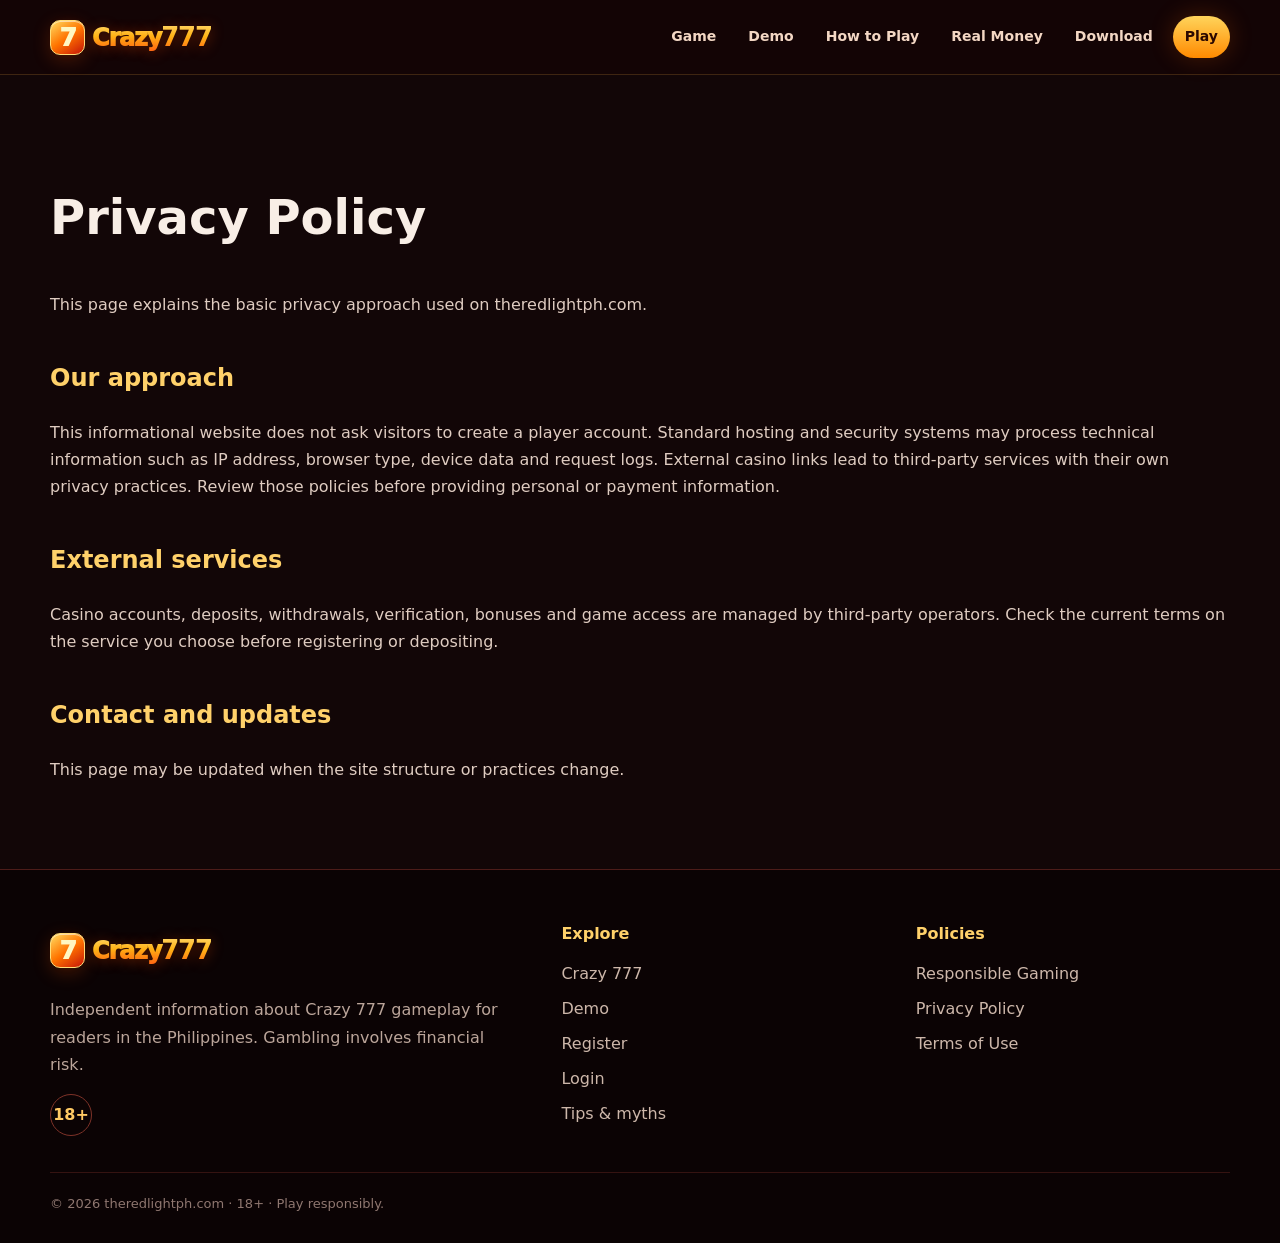
<file: privacy-policy/index.html>
<!doctype html><html lang="en-PH"><head><meta charset="utf-8"><meta name="viewport" content="width=device-width,initial-scale=1"><title>Privacy Policy | Crazy 777 PH</title><meta name="description" content="This page explains the basic privacy approach used on theredlightph.com."><meta name="robots" content="index,follow"><link rel="canonical" href="https://theredlightph.com/privacy-policy/"><meta name="google-site-verification" content="9KcBztLnrq-bq9x8eg5gqF-JtW9DkqV1aY1myWnVCpM" /><meta property="og:type" content="article"><meta property="og:title" content="Privacy Policy | Crazy 777 PH"><meta property="og:description" content="This page explains the basic privacy approach used on theredlightph.com."><meta property="og:url" content="https://theredlightph.com/privacy-policy/"><meta property="og:image" content="https://theredlightph.com/assets/img/hero.webp"><meta name="twitter:card" content="summary_large_image"><meta name="twitter:title" content="Privacy Policy | Crazy 777 PH"><meta name="twitter:description" content="This page explains the basic privacy approach used on theredlightph.com."><link rel="icon" href="/favicon.ico"><link rel="stylesheet" href="/assets/css/style.css"></head><body><header class="site-header"><div class="wrap head"><a class="brand logo-brand" href="/" aria-label="Crazy 777 PH home"><span class="mark7">7</span><span class="brandword">Crazy<strong>777</strong></span></a><button class="burger" aria-label="Open menu">☰</button><nav class="nav"><a href="/">Game</a><a href="/crazy-777-demo/">Demo</a><a href="/how-to-play-crazy-777/">How to Play</a><a href="/crazy-777-real-money/">Real Money</a><a href="/crazy-777-download/">Download</a><a class="play-top" href="/play/">Play</a></nav></div></header><main class="policy"><div class="wrap"><h1>Privacy Policy</h1><p>This page explains the basic privacy approach used on theredlightph.com.</p><h2>Our approach</h2><p>This informational website does not ask visitors to create a player account. Standard hosting and security systems may process technical information such as IP address, browser type, device data and request logs. External casino links lead to third-party services with their own privacy practices. Review those policies before providing personal or payment information.</p><h2>External services</h2><p>Casino accounts, deposits, withdrawals, verification, bonuses and game access are managed by third-party operators. Check the current terms on the service you choose before registering or depositing.</p><h2>Contact and updates</h2><p>This page may be updated when the site structure or practices change.</p></div></main><footer class="footer"><div class="wrap"><div class="footgrid"><div><a class="brand logo-brand footer-logo" href="/" aria-label="Crazy 777 PH home"><span class="mark7">7</span><span class="brandword">Crazy<strong>777</strong></span></a><p>Independent information about Crazy 777 gameplay for readers in the Philippines. Gambling involves financial risk.</p><span class="age">18+</span></div><div><h4>Explore</h4><a href="/">Crazy 777</a><a href="/crazy-777-demo/">Demo</a><a href="/crazy-777-register/">Register</a><a href="/crazy-777-login/">Login</a><a href="/crazy-777-tricks/">Tips & myths</a></div><div><h4>Policies</h4><a href="/responsible-gaming/">Responsible Gaming</a><a href="/privacy-policy/">Privacy Policy</a><a href="/terms/">Terms of Use</a></div></div><div class="copyright">© 2026 theredlightph.com · 18+ · Play responsibly.</div></div></footer><script src="/assets/js/site.js"></script></body></html>
</file>
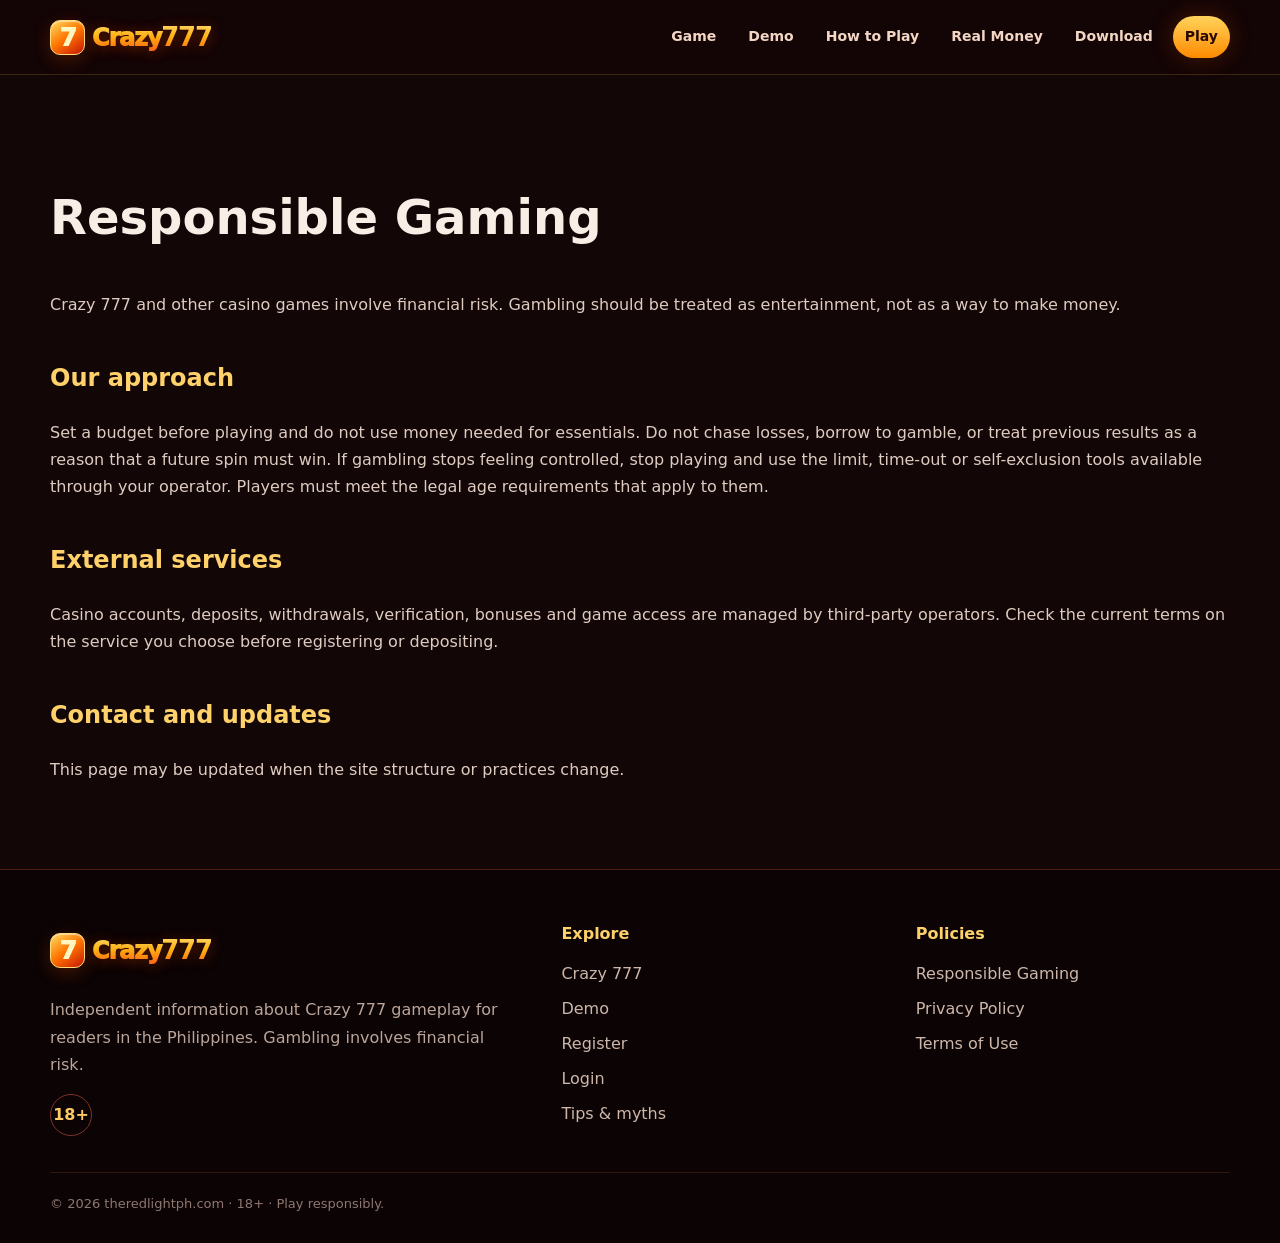
<file: responsible-gaming/index.html>
<!doctype html><html lang="en-PH"><head><meta charset="utf-8"><meta name="viewport" content="width=device-width,initial-scale=1"><title>Responsible Gaming | Crazy 777 PH</title><meta name="description" content="Crazy 777 and other casino games involve financial risk. Gambling should be treated as entertainment, not as a way to make money."><meta name="robots" content="index,follow"><link rel="canonical" href="https://theredlightph.com/responsible-gaming/"><meta name="google-site-verification" content="9KcBztLnrq-bq9x8eg5gqF-JtW9DkqV1aY1myWnVCpM" /><meta property="og:type" content="article"><meta property="og:title" content="Responsible Gaming | Crazy 777 PH"><meta property="og:description" content="Crazy 777 and other casino games involve financial risk. Gambling should be treated as entertainment, not as a way to make money."><meta property="og:url" content="https://theredlightph.com/responsible-gaming/"><meta property="og:image" content="https://theredlightph.com/assets/img/hero.webp"><meta name="twitter:card" content="summary_large_image"><meta name="twitter:title" content="Responsible Gaming | Crazy 777 PH"><meta name="twitter:description" content="Crazy 777 and other casino games involve financial risk. Gambling should be treated as entertainment, not as a way to make money."><link rel="icon" href="/favicon.ico"><link rel="stylesheet" href="/assets/css/style.css"></head><body><header class="site-header"><div class="wrap head"><a class="brand logo-brand" href="/" aria-label="Crazy 777 PH home"><span class="mark7">7</span><span class="brandword">Crazy<strong>777</strong></span></a><button class="burger" aria-label="Open menu">☰</button><nav class="nav"><a href="/">Game</a><a href="/crazy-777-demo/">Demo</a><a href="/how-to-play-crazy-777/">How to Play</a><a href="/crazy-777-real-money/">Real Money</a><a href="/crazy-777-download/">Download</a><a class="play-top" href="/play/">Play</a></nav></div></header><main class="policy"><div class="wrap"><h1>Responsible Gaming</h1><p>Crazy 777 and other casino games involve financial risk. Gambling should be treated as entertainment, not as a way to make money.</p><h2>Our approach</h2><p>Set a budget before playing and do not use money needed for essentials. Do not chase losses, borrow to gamble, or treat previous results as a reason that a future spin must win. If gambling stops feeling controlled, stop playing and use the limit, time-out or self-exclusion tools available through your operator. Players must meet the legal age requirements that apply to them.</p><h2>External services</h2><p>Casino accounts, deposits, withdrawals, verification, bonuses and game access are managed by third-party operators. Check the current terms on the service you choose before registering or depositing.</p><h2>Contact and updates</h2><p>This page may be updated when the site structure or practices change.</p></div></main><footer class="footer"><div class="wrap"><div class="footgrid"><div><a class="brand logo-brand footer-logo" href="/" aria-label="Crazy 777 PH home"><span class="mark7">7</span><span class="brandword">Crazy<strong>777</strong></span></a><p>Independent information about Crazy 777 gameplay for readers in the Philippines. Gambling involves financial risk.</p><span class="age">18+</span></div><div><h4>Explore</h4><a href="/">Crazy 777</a><a href="/crazy-777-demo/">Demo</a><a href="/crazy-777-register/">Register</a><a href="/crazy-777-login/">Login</a><a href="/crazy-777-tricks/">Tips & myths</a></div><div><h4>Policies</h4><a href="/responsible-gaming/">Responsible Gaming</a><a href="/privacy-policy/">Privacy Policy</a><a href="/terms/">Terms of Use</a></div></div><div class="copyright">© 2026 theredlightph.com · 18+ · Play responsibly.</div></div></footer><script src="/assets/js/site.js"></script></body></html>
</file>
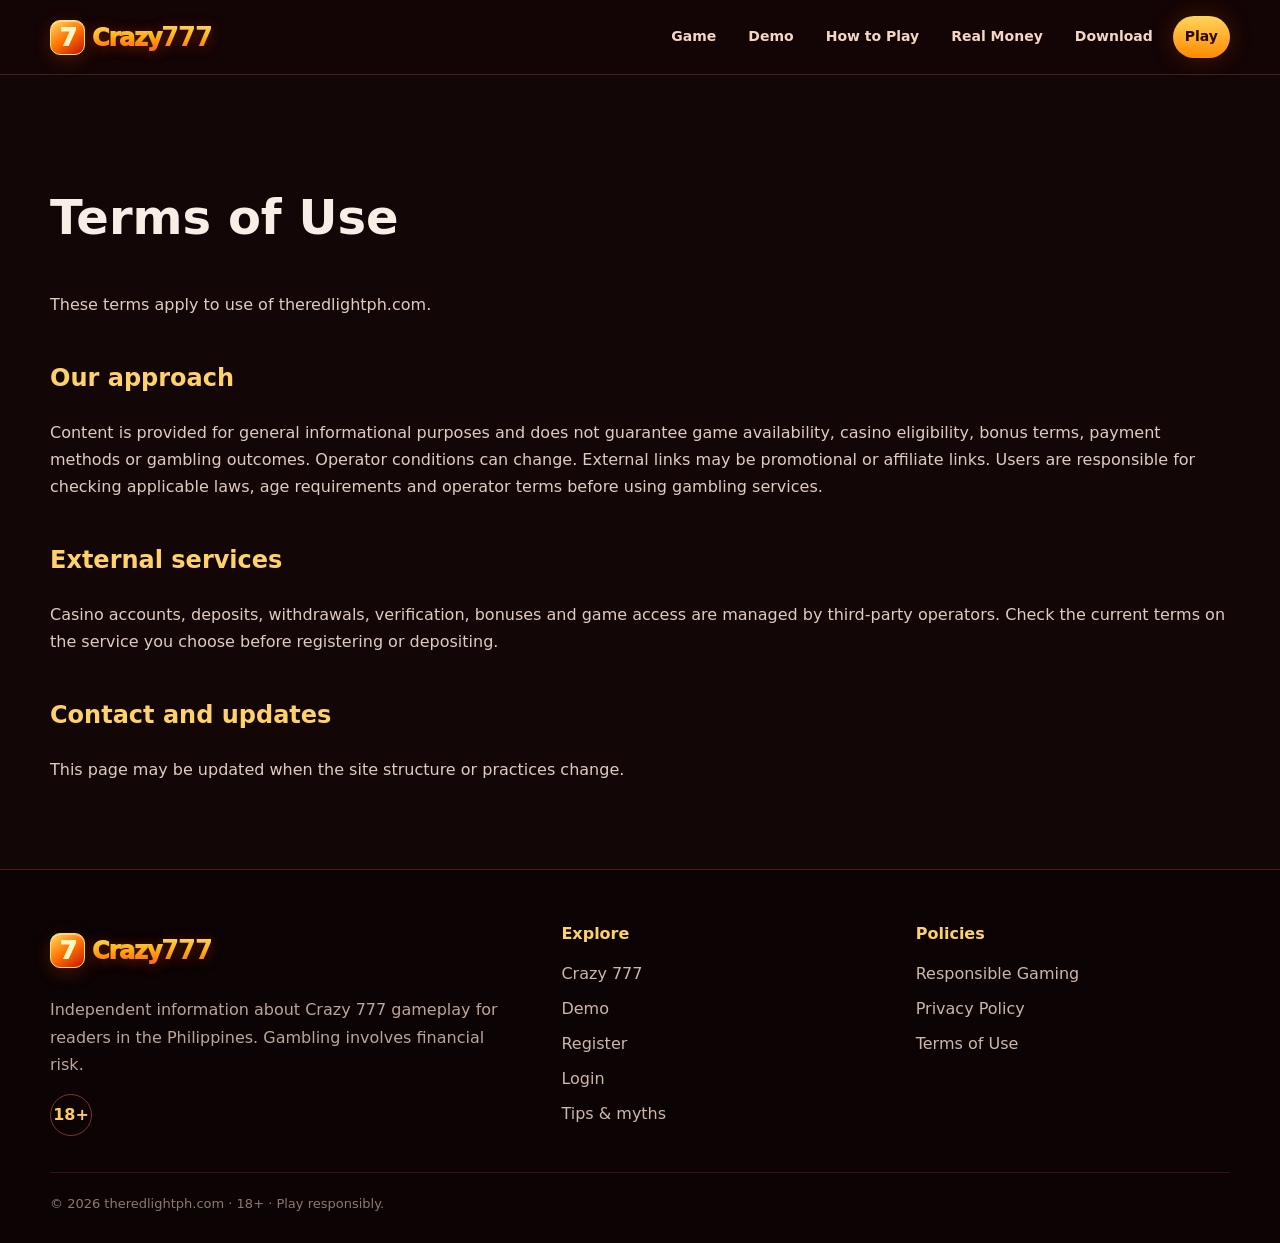
<file: terms/index.html>
<!doctype html><html lang="en-PH"><head><meta charset="utf-8"><meta name="viewport" content="width=device-width,initial-scale=1"><title>Terms of Use | Crazy 777 PH</title><meta name="description" content="These terms apply to use of theredlightph.com."><meta name="robots" content="index,follow"><link rel="canonical" href="https://theredlightph.com/terms/"><meta name="google-site-verification" content="9KcBztLnrq-bq9x8eg5gqF-JtW9DkqV1aY1myWnVCpM" /><meta property="og:type" content="article"><meta property="og:title" content="Terms of Use | Crazy 777 PH"><meta property="og:description" content="These terms apply to use of theredlightph.com."><meta property="og:url" content="https://theredlightph.com/terms/"><meta property="og:image" content="https://theredlightph.com/assets/img/hero.webp"><meta name="twitter:card" content="summary_large_image"><meta name="twitter:title" content="Terms of Use | Crazy 777 PH"><meta name="twitter:description" content="These terms apply to use of theredlightph.com."><link rel="icon" href="/favicon.ico"><link rel="stylesheet" href="/assets/css/style.css"></head><body><header class="site-header"><div class="wrap head"><a class="brand logo-brand" href="/" aria-label="Crazy 777 PH home"><span class="mark7">7</span><span class="brandword">Crazy<strong>777</strong></span></a><button class="burger" aria-label="Open menu">☰</button><nav class="nav"><a href="/">Game</a><a href="/crazy-777-demo/">Demo</a><a href="/how-to-play-crazy-777/">How to Play</a><a href="/crazy-777-real-money/">Real Money</a><a href="/crazy-777-download/">Download</a><a class="play-top" href="/play/">Play</a></nav></div></header><main class="policy"><div class="wrap"><h1>Terms of Use</h1><p>These terms apply to use of theredlightph.com.</p><h2>Our approach</h2><p>Content is provided for general informational purposes and does not guarantee game availability, casino eligibility, bonus terms, payment methods or gambling outcomes. Operator conditions can change. External links may be promotional or affiliate links. Users are responsible for checking applicable laws, age requirements and operator terms before using gambling services.</p><h2>External services</h2><p>Casino accounts, deposits, withdrawals, verification, bonuses and game access are managed by third-party operators. Check the current terms on the service you choose before registering or depositing.</p><h2>Contact and updates</h2><p>This page may be updated when the site structure or practices change.</p></div></main><footer class="footer"><div class="wrap"><div class="footgrid"><div><a class="brand logo-brand footer-logo" href="/" aria-label="Crazy 777 PH home"><span class="mark7">7</span><span class="brandword">Crazy<strong>777</strong></span></a><p>Independent information about Crazy 777 gameplay for readers in the Philippines. Gambling involves financial risk.</p><span class="age">18+</span></div><div><h4>Explore</h4><a href="/">Crazy 777</a><a href="/crazy-777-demo/">Demo</a><a href="/crazy-777-register/">Register</a><a href="/crazy-777-login/">Login</a><a href="/crazy-777-tricks/">Tips & myths</a></div><div><h4>Policies</h4><a href="/responsible-gaming/">Responsible Gaming</a><a href="/privacy-policy/">Privacy Policy</a><a href="/terms/">Terms of Use</a></div></div><div class="copyright">© 2026 theredlightph.com · 18+ · Play responsibly.</div></div></footer><script src="/assets/js/site.js"></script></body></html>
</file>
<file: assets/css/style.css>
*{box-sizing:border-box}html{scroll-behavior:smooth}body{margin:0;background:#120607;color:#f8eee6;font-family:Inter,ui-sans-serif,system-ui,-apple-system,BlinkMacSystemFont,"Segoe UI",sans-serif;line-height:1.7}a{color:inherit}.wrap{width:min(1180px,calc(100% - 40px));margin:auto}.site-header{position:sticky;top:0;z-index:50;background:rgba(20,5,6,.9);backdrop-filter:blur(16px);border-bottom:1px solid rgba(255,190,73,.18)}.head{height:74px;display:flex;align-items:center;gap:24px}.brand{font-weight:950;font-size:26px;letter-spacing:-1px;text-decoration:none;background:linear-gradient(#fff2a6,#ffb000 52%,#ef2b0b);-webkit-background-clip:text;color:transparent;text-shadow:0 4px 18px rgba(255,68,0,.22)}.brand b{font-size:31px}.nav{display:flex;gap:8px;margin-left:auto}.nav a{font-size:14px;font-weight:750;text-decoration:none;padding:9px 12px;border-radius:999px;color:#f3d7c4}.nav a:hover{background:#2b0c0d;color:#fff}.play-top{background:linear-gradient(180deg,#ffd45b,#ff8a00);color:#2b0800!important;box-shadow:0 0 24px #ff6a0038}.burger{display:none;margin-left:auto;background:#2b0c0d;border:1px solid #6f2b22;color:#fff;border-radius:12px;padding:10px 12px;font-size:18px}.hero{position:relative;min-height:620px;display:flex;align-items:center;overflow:hidden;background:#4a0909}.hero:before{content:"";position:absolute;inset:0;background:linear-gradient(90deg,rgba(25,3,4,.96) 0%,rgba(25,3,4,.78) 38%,rgba(25,3,4,.08) 72%),url('/assets/img/hero.webp') center/cover no-repeat}.hero:after{content:"";position:absolute;inset:auto 0 0;height:130px;background:linear-gradient(transparent,#120607)}.hero-in{position:relative;z-index:2;padding:90px 0 120px;max-width:660px}.eyebrow{display:inline-flex;gap:8px;align-items:center;padding:7px 12px;border:1px solid #ffbf5066;border-radius:999px;background:#2a0909bb;color:#ffd887;font-weight:800;font-size:13px;text-transform:uppercase;letter-spacing:.08em}.hero h1{font-size:clamp(42px,6vw,76px);line-height:.98;margin:20px 0 20px;letter-spacing:-3px;text-wrap:balance}.hero p{font-size:19px;color:#f4d9c9;max-width:620px}.hero-actions{display:flex;gap:12px;flex-wrap:wrap;margin-top:28px}.btn{display:inline-flex;align-items:center;justify-content:center;min-height:50px;padding:12px 22px;border-radius:14px;text-decoration:none;font-weight:900}.btn-main{background:linear-gradient(180deg,#ffe172,#ff8a00);color:#2d0800;box-shadow:0 10px 30px #ff6a0038,inset 0 1px #fff}.btn-main:hover{transform:translateY(-2px)}.btn-ghost{background:#2b0b0ddd;border:1px solid #a64535;color:#fff}.trustbar{position:relative;z-index:4;margin-top:-58px}.trustgrid{display:grid;grid-template-columns:repeat(4,1fr);background:linear-gradient(135deg,#2a0b0d,#1a0809);border:1px solid #6d2c25;border-radius:22px;box-shadow:0 24px 60px #0008;overflow:hidden}.trustgrid div{padding:19px 22px;border-right:1px solid #55201d}.trustgrid div:last-child{border:0}.trustgrid b{display:block;color:#ffd56b}.main{padding:64px 0 90px}.toc{margin:0 0 52px;padding:22px 24px;background:linear-gradient(135deg,#2b0d0f,#1b090a);border:1px solid #5f2723;border-radius:20px}.toc strong{display:block;color:#ffd36a;margin-bottom:12px}.toc-links{display:flex;gap:9px;flex-wrap:wrap}.toc a{text-decoration:none;font-size:13px;font-weight:750;padding:7px 10px;border-radius:10px;background:#3a1113;color:#f6d9c7}.content{font-size:17px}.content h2{font-size:clamp(28px,3.5vw,40px);line-height:1.15;letter-spacing:-1px;margin:72px 0 20px;color:#fff}.content h3{font-size:22px;line-height:1.3;margin:32px 0 8px;color:#ffd477}.content p{color:#e9d7cc;margin:0 0 20px;max-width:900px}.content ul,.content ol{max-width:860px;padding-left:25px;color:#ecd9cd}.content li{margin:8px 0}.table-wrap{overflow-x:auto;margin:28px 0 44px;border:1px solid #642820;border-radius:18px;background:#1d090a}.content table{width:100%;border-collapse:collapse;min-width:620px}.content th,.content td{text-align:left;padding:14px 17px;border-bottom:1px solid #4b1c19}.content tr:last-child td{border-bottom:0}.content tr:nth-child(even){background:#260c0d}.content th{color:#ffd36a}.visual{margin:40px 0 52px;border-radius:26px;overflow:hidden;border:1px solid #733129;box-shadow:0 28px 70px #0008}.visual img{width:100%;display:block;height:auto}.visual.split{display:grid;grid-template-columns:1.5fr .7fr;background:#21090a;align-items:center}.visual.split img{height:100%;object-fit:cover}.visual-copy{padding:28px}.visual-copy b{display:block;font-size:26px;color:#ffd36a;margin-bottom:8px}.bonus{position:relative;margin:56px 0;padding:34px;border-radius:28px;overflow:hidden;border:1px solid #ffb43c88;background:#3b0d0b}.bonus:before{content:"";position:absolute;inset:0;background:linear-gradient(90deg,#300a0af2,#300a0acb 55%,#300a0a2c),url('/assets/img/cta.webp') center/cover}.bonus>*{position:relative}.bonus-kicker{font-size:13px;text-transform:uppercase;letter-spacing:.12em;font-weight:900;color:#ffcb65}.bonus h2{margin:7px 0 10px!important;font-size:34px!important}.bonus p{max-width:650px}.bonus-note{font-size:12px;color:#d9b9a7!important;margin-top:12px!important}.symbol-row{display:grid;grid-template-columns:1fr 1fr;gap:20px;margin:46px 0}.symbol-card{display:flex;align-items:center;gap:22px;background:#220a0b;border:1px solid #5c241f;border-radius:22px;padding:22px}.symbol-card img{width:120px;height:100px;object-fit:cover;border-radius:16px}.symbol-card b{font-size:20px;color:#ffd46f}.demo-panel{position:relative;margin:35px 0 55px;border-radius:28px;overflow:hidden;border:1px solid #7a3429}.demo-panel img{display:block;width:100%}.demo-overlay{position:absolute;inset:0;display:flex;align-items:center;justify-content:center;background:#18040455}.demo-play{width:120px;height:120px;border-radius:50%;background:linear-gradient(#ffe072,#ff8b00);display:flex;align-items:center;justify-content:center;color:#330800;text-decoration:none;font-weight:950;box-shadow:0 0 0 14px #ffb13d22,0 20px 50px #0009;font-size:18px}.faq h3{padding-top:16px;border-top:1px solid #3f1716}.footer{border-top:1px solid #4d1c19;background:#0b0304;padding:50px 0 28px}.footgrid{display:grid;grid-template-columns:1.5fr 1fr 1fr;gap:40px}.footer h4{color:#ffd16a;margin:0 0 12px}.footer a{display:block;color:#cdb7aa;text-decoration:none;margin:8px 0}.footer p{color:#bba59a}.age{display:inline-flex;border:1px solid #7e3228;border-radius:50%;width:42px;height:42px;align-items:center;justify-content:center;font-weight:900;color:#ffca64}.copyright{margin-top:36px;padding-top:20px;border-top:1px solid #351311;color:#8f7770;font-size:13px}.policy{padding:70px 0}.policy h1{font-size:48px}.policy h2{margin-top:40px;color:#ffd16a}.policy p,.policy li{color:#dfccc1}.hub{padding:80px 0}.hub h1{font-size:56px;line-height:1}.cards{display:grid;grid-template-columns:repeat(3,1fr);gap:18px}.card{background:#20090a;border:1px solid #5d231f;border-radius:20px;padding:22px;text-decoration:none}.card b{display:block;color:#ffd16a;font-size:19px}.card span{color:#cbb3a6;font-size:14px}.sr{position:absolute;left:-9999px}
@media(max-width:900px){.nav{display:none;position:absolute;top:74px;left:20px;right:20px;background:#190708;border:1px solid #5b211d;border-radius:18px;padding:12px;flex-direction:column}.nav.open{display:flex}.burger{display:block}.hero{min-height:570px}.hero:before{background:linear-gradient(180deg,rgba(22,3,4,.35),rgba(22,3,4,.96) 67%),url('/assets/img/hero.webp') 62% center/cover no-repeat}.hero-in{padding-top:230px}.trustgrid{grid-template-columns:1fr 1fr}.trustgrid div:nth-child(2){border-right:0}.trustgrid div:nth-child(-n+2){border-bottom:1px solid #55201d}.visual.split{grid-template-columns:1fr}.cards{grid-template-columns:1fr 1fr}.footgrid{grid-template-columns:1fr 1fr}.footgrid>div:first-child{grid-column:1/-1}}
@media(max-width:560px){.wrap{width:min(100% - 28px,1180px)}.head{height:66px}.brand{font-size:21px}.brand b{font-size:25px}.nav{top:66px}.hero{min-height:620px}.hero-in{padding:250px 0 100px}.hero h1{font-size:43px;letter-spacing:-1.8px}.hero p{font-size:16px}.hero-actions .btn{width:100%}.trustbar{margin-top:-44px}.trustgrid{grid-template-columns:1fr 1fr}.trustgrid div{padding:14px 13px;font-size:13px}.main{padding-top:48px}.content{font-size:16px}.content h2{margin-top:58px}.toc{padding:18px}.toc-links{display:grid;grid-template-columns:1fr 1fr}.bonus{padding:24px 20px}.bonus h2{font-size:28px!important}.symbol-row{grid-template-columns:1fr}.symbol-card img{width:90px;height:80px}.demo-play{width:96px;height:96px}.cards{grid-template-columns:1fr}.footgrid{grid-template-columns:1fr}.footgrid>div:first-child{grid-column:auto}.policy h1{font-size:38px}}

.logo-brand{display:flex;align-items:center;background:none!important;text-shadow:none!important}.logo-brand img{display:block;width:118px;max-height:58px;object-fit:contain}.footer-logo img{width:132px}.hero-in{max-width:720px}.hero h1{max-width:720px}.hero p{max-width:680px}.hero-actions .btn-main{min-width:190px}.hero:before{background:linear-gradient(90deg,rgba(25,3,4,.97) 0%,rgba(25,3,4,.80) 42%,rgba(25,3,4,.12) 76%),url('/assets/img/hero.webp') center/cover no-repeat}@media(max-width:760px){.logo-brand img{width:92px}.hero{min-height:560px}.hero-in{padding-top:72px}.hero h1{letter-spacing:-2px}.hero p{font-size:17px}}
\n/* v3 corrections */
.site-header{height:auto!important}.head{min-height:74px;height:74px!important;overflow:visible}.brand.logo-brand{display:inline-flex!important;align-items:center;gap:7px;width:auto!important;height:auto!important;max-width:210px!important;font-size:24px!important;font-weight:950!important;letter-spacing:-1.2px!important;color:#ffd35f!important;background:none!important;-webkit-text-fill-color:initial!important;text-shadow:0 2px 14px rgba(255,82,0,.38)!important;white-space:nowrap}.brand.logo-brand .mark7{display:inline-grid;place-items:center;width:35px;height:35px;border-radius:10px;background:linear-gradient(145deg,#ffdf63,#ff7600 50%,#c5140a);color:#fff7c2;font-size:25px;line-height:1;border:1px solid #ffdf7a;box-shadow:inset 0 1px #fff8,0 5px 18px #ff5a0038}.brand.logo-brand .brandword{background:linear-gradient(180deg,#fff5ad 0,#ffc51b 48%,#ff3a13 100%);-webkit-background-clip:text;background-clip:text;color:transparent}.brand.logo-brand .brandword strong{font-size:1.08em}.footer-logo{max-width:210px!important}.hero{min-height:600px}.hero-in{padding:88px 0 110px!important}.hero h1{margin-top:16px}.hero-actions{margin-top:25px}.bonus{box-shadow:0 22px 55px rgba(0,0,0,.42),inset 0 1px rgba(255,255,255,.05)}.bonus .btn-main{margin-top:7px;min-width:210px}.bonus-first{margin-top:12px;margin-bottom:64px}.content>.bonus:first-of-type{margin-top:18px}@media(max-width:900px){.head{height:68px!important;min-height:68px}.brand.logo-brand{font-size:20px!important}.brand.logo-brand .mark7{width:31px;height:31px;font-size:22px}.nav{top:68px}.hero{min-height:570px}.hero-in{padding:220px 0 88px!important}}@media(max-width:560px){.head{height:64px!important;min-height:64px}.brand.logo-brand{font-size:18px!important}.brand.logo-brand .mark7{width:29px;height:29px;font-size:21px}.hero{min-height:610px}.hero-in{padding:240px 0 84px!important}.bonus{margin:42px 0;padding:23px 19px}.bonus-first{margin-top:8px}}\n
/* v5: the first 1xCasino offer is part of normal page flow and must scroll away with content */
.bonus-first{
  position:static!important;
  top:auto!important;
  bottom:auto!important;
  left:auto!important;
  right:auto!important;
  transform:none!important;
  z-index:auto!important;
}
</file>
